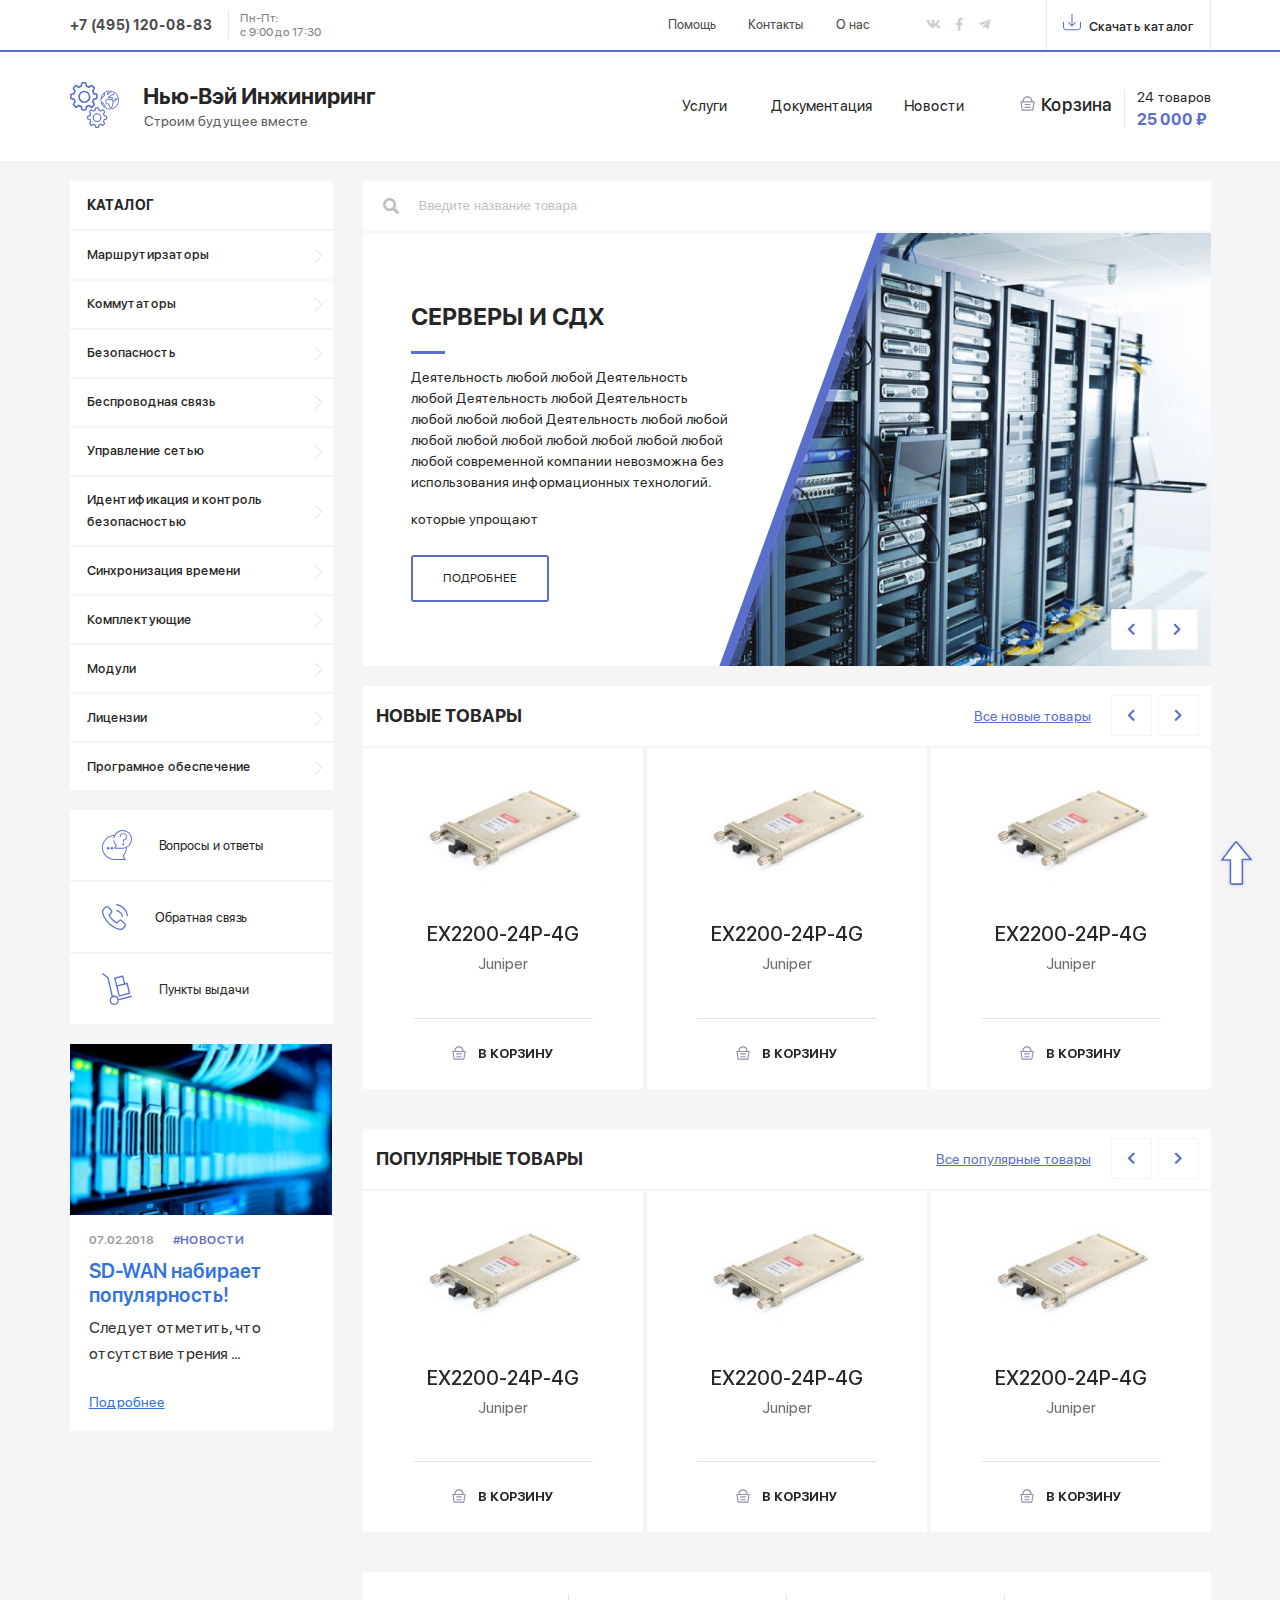
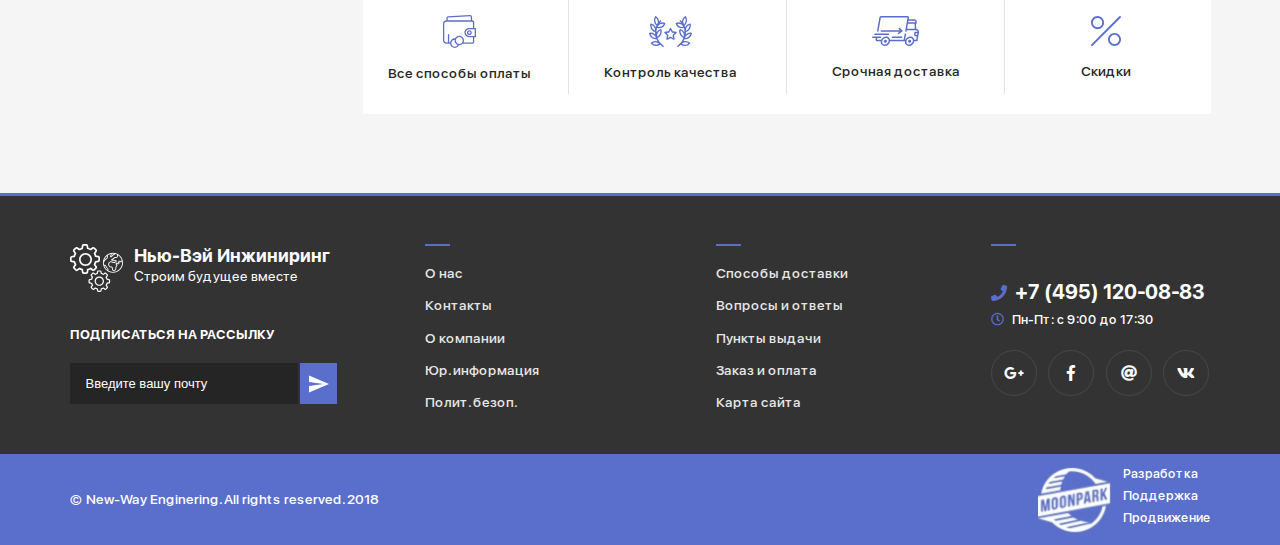
<file: index.html>
<!DOCTYPE html>
<html lang="ru">
  <head>
    <meta charset="utf-8">
    <title>New Way Engineering</title>
    <meta name="description" content="">
    <meta http-equiv="X-UA-Compatible" content="IE=edge">
    <meta name="viewport" content="width=device-width, initial-scale=1, maximum-scale=1">
    <meta property="og:image" content="path/to/image.jpg">
    <link rel="shortcut icon" href="img/favicon/favicon.ico" type="image/x-icon">
    <link rel="apple-touch-icon" href="img/favicon/apple-touch-icon.png">
    <link rel="apple-touch-icon" sizes="72x72" href="img/favicon/apple-touch-icon-72x72.png">
    <link rel="apple-touch-icon" sizes="114x114" href="img/favicon/apple-touch-icon-114x114.png">
    <!-- Chrome, Firefox OS and Opera-->
    <meta name="theme-color" content="#000">
    <!-- Windows Phone-->
    <meta name="msapplication-navbutton-color" content="#000">
    <!-- iOS Safari-->
    <meta name="apple-mobile-web-app-status-bar-style" content="#000">
    <link rel="stylesheet" href="css/main.min.css">
  </head>
  <body>
    <div role="navigation" aria-label="main navigation" class="navbar is-transparent is-hidden-tablet">
      <div class="container">
        <div class="navbar-brand"><a href="tel:+74995556665" class="navbar-item navbar-phone">+7 (495) 120-08-83</a>
          <div class="navbar-social-bar"><a href="#" class="navbar-item navbar-social"><i class="fab fa-vk"></i></a><a href="#" class="navbar-item navbar-social"><i class="fab fa-facebook-f"></i></a><a href="#" class="navbar-item navbar-social"><i class="fab fa-telegram-plane"></i></a></div><a role="button" data-target="navMenu" aria-label="menu" aria-expanded="false" class="navbar-burger"><span aria-hidden="true"></span><span aria-hidden="true"></span><span aria-hidden="true"></span></a>
        </div>
        <div id="navMenu" class="navbar-menu">
          <div class="navbar-start"><a href="#" class="navbar-item">Помощь</a><a href="#" class="navbar-item">Контакты</a><a href="#" class="navbar-item">О нас</a></div>
        </div>
      </div>
    </div>
    <div class="navbar-tablet is-hidden-mobile">
      <div class="container">
        <div class="navbar-tablet-content"><a href="tel:+74995556665" class="navbar-item navbar-phone">+7 (495) 120-08-83</a>
          <p class="navbar-tablet-worktime"> <span>Пн-Пт:</span><span>с 9:00 до 17:30</span></p>
          <div class="navbar-tablet-menu"><a href="#" class="navbar-item">Помощь</a><a href="#" class="navbar-item">Контакты</a><a href="#" class="navbar-item">О нас</a></div>
          <div class="navbar-social-bar"><a href="#" class="navbar-item navbar-social"><i class="fab fa-vk"></i></a><a href="#" class="navbar-item navbar-social"><i class="fab fa-facebook-f"></i></a><a href="#" class="navbar-item navbar-social"><i class="fab fa-telegram-plane"></i></a></div><a class="navbar-tablet-dwnld">
            <svg version="1.1" xmlns="http://www.w3.org/2000/svg" xmlns:xlink="http://www.w3.org/1999/xlink" x="0px" y="0px" viewbox="0 0 471.2 471.2" xml:space="preserve">
              <g>
                <g>
                  <path d="M457.7,230.15c-7.5,0-13.5,6-13.5,13.5v122.8c0,33.4-27.2,60.5-60.5,60.5H87.5c-33.4,0-60.5-27.2-60.5-60.5v-124.8              c0-7.5-6-13.5-13.5-13.5s-13.5,6-13.5,13.5v124.8c0,48.3,39.3,87.5,87.5,87.5h296.2c48.3,0,87.5-39.3,87.5-87.5v-122.8              C471.2,236.25,465.2,230.15,457.7,230.15z"></path>
                  <path d="M226.1,346.75c2.6,2.6,6.1,4,9.5,4s6.9-1.3,9.5-4l85.8-85.8c5.3-5.3,5.3-13.8,0-19.1c-5.3-5.3-13.8-5.3-19.1,0l-62.7,62.8              V30.75c0-7.5-6-13.5-13.5-13.5s-13.5,6-13.5,13.5v273.9l-62.8-62.8c-5.3-5.3-13.8-5.3-19.1,0c-5.3,5.3-5.3,13.8,0,19.1              L226.1,346.75z"></path>
                </g>
              </g>
              <g></g>
              <g></g>
              <g></g>
              <g></g>
              <g></g>
              <g></g>
              <g></g>
              <g></g>
              <g></g>
              <g></g>
              <g></g>
              <g></g>
              <g></g>
              <g></g>
              <g></g>
            </svg>Скачать каталог</a>
        </div>
      </div>
    </div>
    <div class="header">
      <div class="container">
        <div class="header-wrapper">
          <div class="header-logo"><a href="/"><span class="img"><img src="./img/Logo icon.svg" alt="alt" class="img-responsive"></span><b>Нью-Вэй Инжиниринг</b><span class="subtext">Строим будущее вместе</span></a></div>
          <div class="header-menu">
            <ul class="header-menu-list">
              <li class="header-menu-item"><a href="#">Услуги</a></li>
              <li class="header-menu-item"><a href="#">Документация</a></li>
              <li class="header-menu-item"><a href="#">Новости</a></li>
            </ul>
          </div>
          <div class="header-cart-mobile is-hidden-tablet"><a href="#">
              <svg version="1.1" xmlns="http://www.w3.org/2000/svg" viewbox="0 0 512 512" xmlns:xlink="http://www.w3.org/1999/xlink" enable-background="new 0 0 512 512">
                <g>
                  <g>
                    <path d="M480.6,179.6h-54C425.5,86.4,349.4,11,256,11S86.5,86.4,85.5,179.6h-54c-19.1,1.5-21.1,17.9-20.1,23.8L59,484    c1.7,9.8,10.2,17,20.1,17h353.8c10,0,18.5-7.2,20.1-17l47.7-280.6C501.7,197.5,499.3,181,480.6,179.6z M256,51.8    c70.9,0,128.6,57.1,129.7,127.7H126.3C127.4,108.9,185.1,51.8,256,51.8z M415.7,460.2H96.4L55.6,220.4h400.8L415.7,460.2z"></path>
                    <path d="m170.9,309.7h170.1c11.3,0 20.4-9.1 20.4-20.4s-9.1-20.4-20.4-20.4h-170.1c-11.3,0-20.4,9.1-20.4,20.4s9.2,20.4 20.4,20.4z"></path>
                    <path d="m170.9,411.7h170.1c11.3,0 20.4-9.1 20.4-20.4 0-11.3-9.1-20.4-20.4-20.4h-170.1c-11.3,0-20.4,9.1-20.4,20.4 0,11.3 9.2,20.4 20.4,20.4z"></path>
                  </g>
                </g>
              </svg><span class="badge">6</span></a></div>
          <div class="header-cart-tablet-link is-hidden-mobile"><a href="#">
              <svg version="1.1" xmlns="http://www.w3.org/2000/svg" viewbox="0 0 512 512" xmlns:xlink="http://www.w3.org/1999/xlink" enable-background="new 0 0 512 512">
                <g>
                  <g>
                    <path d="M480.6,179.6h-54C425.5,86.4,349.4,11,256,11S86.5,86.4,85.5,179.6h-54c-19.1,1.5-21.1,17.9-20.1,23.8L59,484    c1.7,9.8,10.2,17,20.1,17h353.8c10,0,18.5-7.2,20.1-17l47.7-280.6C501.7,197.5,499.3,181,480.6,179.6z M256,51.8    c70.9,0,128.6,57.1,129.7,127.7H126.3C127.4,108.9,185.1,51.8,256,51.8z M415.7,460.2H96.4L55.6,220.4h400.8L415.7,460.2z"></path>
                    <path d="m170.9,309.7h170.1c11.3,0 20.4-9.1 20.4-20.4s-9.1-20.4-20.4-20.4h-170.1c-11.3,0-20.4,9.1-20.4,20.4s9.2,20.4 20.4,20.4z"></path>
                    <path d="m170.9,411.7h170.1c11.3,0 20.4-9.1 20.4-20.4 0-11.3-9.1-20.4-20.4-20.4h-170.1c-11.3,0-20.4,9.1-20.4,20.4 0,11.3 9.2,20.4 20.4,20.4z"></path>
                  </g>
                </g>
              </svg>Корзина</a></div>
          <div class="header-cart-tablet-badge is-hidden-mobile">
            <p class="qtty"><span>24</span> товаров</p>
            <p class="price">25 000<span> ₽</span></p>
          </div>
        </div>
      </div>
    </div>
    <div class="page-content">
      <div class="container">
        <div class="page-content-main is-flex-widescreen">
          <div class="sidebar">
            <div class="sidebar-mobile is-hidden-widescreen">
              <div class="container">
                <form action="#" class="sidebar-mobile-form">
                  <div tabindex="0" class="nice-select sidebar-mobile-select"><span class="current">Каталог</span>
                    <ul class="list">
                      <li data-value="Каталог" data-display="Каталог" class="option selected focus">Каталог</li>
                      <li data-value="1" class="option"> <a href="/category.html">Маршрутизаторы </a></li>
                      <li data-value="2" class="option"> <a href="#">Коммутаторы</a></li>
                      <li data-value="3" class="option"> <a href="#">Безопасность</a></li>
                      <li data-value="4" class="option"> <a href="#">Беспроводная связь</a></li>
                      <li data-value="5" class="option"> <a href="#">Управление сетью</a></li>
                      <li data-value="6" class="option"> <a href="#">Идентификация и контроль безопасностью</a></li>
                      <li data-value="7" class="option"> <a href="#">Синхронизация времени</a></li>
                      <li data-value="8" class="option"> <a href="#">Комплектующие</a></li>
                      <li data-value="9" class="option"> <a href="#">Модули</a></li>
                      <li data-value="10" class="option"><a href="#">Лицензии</a></li>
                      <li data-value="11" class="option"><a href="#">Програмное обеспечение</a></li>
                    </ul>
                  </div>
                  <div class="sidebar-mobile-input"><i class="fas fa-search"></i>
                    <input type="text" placeholder="Поиск">
                  </div>
                </form>
              </div>
            </div>
            <div class="sidebar-widescreen is-hidden-touch is-hidden-desktop-only">
              <ul class="accordion sidebar-widescreen-accordion">
                <li>
                  <div class="toggle accordion-title">Каталог</div>
                </li>
                <li><a href="#" class="toggle">Маршрутирзаторы</a>
                  <ul class="inner">
                    <li> <a href="#" class="toggle">Подкатегория</a>
                      <ul class="inner">
                        <li> <a href="#">Option 1</a></li>
                        <li> <a href="#">Option 2</a></li>
                        <li> <a href="#">Option 3</a></li>
                      </ul>
                    </li>
                    <li> <a href="#">Option 2</a></li>
                    <li> <a href="#">Option 3</a></li>
                  </ul>
                </li>
                <li><a href="#" class="toggle">Коммутаторы</a>
                  <ul class="inner">
                    <li> <a href="#">Option 1</a></li>
                    <li> <a href="#">Option 2</a></li>
                    <li> <a href="#">Option 3</a></li>
                  </ul>
                </li>
                <li><a href="#" class="toggle">Безопасность</a>
                  <ul class="inner">
                    <li> <a href="#">Option 1</a></li>
                    <li> <a href="#">Option 2</a></li>
                    <li> <a href="#">Option 3</a></li>
                  </ul>
                </li>
                <li><a href="#" class="toggle">Беспроводная связь</a>
                  <ul class="inner">
                    <li> <a href="#">Option 1</a></li>
                    <li> <a href="#">Option 2</a></li>
                    <li> <a href="#">Option 3</a></li>
                  </ul>
                </li>
                <li><a href="#" class="toggle">Управление сетью</a>
                  <ul class="inner">
                    <li> <a href="#">Option 1</a></li>
                    <li> <a href="#">Option 2</a></li>
                    <li> <a href="#">Option 3</a></li>
                  </ul>
                </li>
                <li><a href="#" class="toggle">Идентификация и контроль безопасностью</a>
                  <ul class="inner">
                    <li> <a href="#">Option 1</a></li>
                    <li> <a href="#">Option 2</a></li>
                    <li> <a href="#">Option 3</a></li>
                  </ul>
                </li>
                <li><a href="#" class="toggle">Синхронизация времени</a>
                  <ul class="inner">
                    <li> <a href="#">Option 1</a></li>
                    <li> <a href="#">Option 2</a></li>
                    <li> <a href="#">Option 3</a></li>
                  </ul>
                </li>
                <li><a href="#" class="toggle">Комплектующие</a>
                  <ul class="inner">
                    <li> <a href="#">Option 1</a></li>
                    <li> <a href="#">Option 2</a></li>
                    <li> <a href="#">Option 3</a></li>
                  </ul>
                </li>
                <li><a href="#" class="toggle">Модули</a>
                  <ul class="inner">
                    <li> <a href="#">Option 1</a></li>
                    <li> <a href="#">Option 2</a></li>
                    <li> <a href="#">Option 3</a></li>
                  </ul>
                </li>
                <li><a href="#" class="toggle">Лицензии</a>
                  <ul class="inner">
                    <li> <a href="#">Option 1</a></li>
                    <li> <a href="#">Option 2</a></li>
                    <li> <a href="#">Option 3</a></li>
                  </ul>
                </li>
                <li><a href="#" class="toggle">Програмное обеспечение</a>
                  <ul class="inner">
                    <li> <a href="#">Option 1</a></li>
                    <li> <a href="#">Option 2</a></li>
                    <li> <a href="#">Option 3</a></li>
                  </ul>
                </li>
              </ul>
              <ul class="sidebar-widescreen-menu">
                <li><a href="#" class="sidebar-widescreen-menu-item">
                    <div class="img"><img src="./img/question.svg" alt="alt queastion" class="img-responsive"></div><span>Вопросы и ответы</span></a></li>
                <li><a href="#" class="sidebar-widescreen-menu-item">
                    <div class="img"><img src="./img/003-telephone.svg" alt="alt back" class="img-responsive"></div><span>Обратная связь</span></a></li>
                <li><a href="#" class="sidebar-widescreen-menu-item">
                    <div class="img"><img src="./img/trolley.svg" alt="alt delivery" class="img-responsive"></div><span>Пункты выдачи</span></a></li>
              </ul>
              <div class="sidebar-widescreen-news"><a href="#" class="sidebar-widescreen-news-img"><img src="./img/news.jpg" alt="alt news" class="img-responsive"></a>
                <div class="sidebar-widescreen-news-content">
                  <div class="sidebar-widescreen-news-header">
                    <p class="sidebar-widescreen-news-date">07.02.2018</p><a href="#" class="sidebar-widescreen-news-tag">#Новости</a>
                  </div>
                  <h3 class="sidebar-widescreen-news-title"><a href="#">SD-WAN набирает популярность!</a></h3>
                  <p class="sidebar-widescreen-news-excerpt">Следует отметить, что отсутствие трения ...</p><a href="#" class="sidebar-widescreen-news-link">Подробнее</a>
                </div>
              </div>
            </div>
          </div>
          <div class="page-content-body">
            <form action="#" class="widescreen-search is-hidden-touch is-hidden-desktop-only">
              <div class="widescreen-search-input"><i class="fas fa-search"></i>
                <input type="text" placeholder="Введите название товара">
              </div>
            </form>
            <div class="banner slider">
              <div class="banner-slide">
                <div class="banner-slide-img"><img src="./img/banner.jpg" alt="alt banner" class="img-responsive"></div>
                <div class="banner-slide-content">
                  <h2 class="banner-slide-title">Серверы и СДХ</h2>
                  <p class="banner-slide-text">Деятельность любой любой  Деятельность любой  Деятельность любой  Деятельность любой  любой любой  Деятельность любой любой  любой любой  любой любой любой любой любой любой современной компании невозможна без использования информационных технологий. </p>
                  <p class="banner-slide-text">которые упрощают</p><a href="#" class="banner-slide-link">Подробнее</a>
                </div>
              </div>
              <div class="banner-slide">
                <div class="banner-slide-img"><img src="./img/banner.jpg" alt="alt banner" class="img-responsive"></div>
                <div class="banner-slide-content">
                  <h2 class="banner-slide-title">Серверы и СДХ</h2>
                  <p class="banner-slide-text">Деятельность любой современной компании невозможна без использования информационных технологий. </p>
                  <p class="banner-slide-text">Применение многочисленных бизнес-приложений, которые упрощают</p><a href="#" class="banner-slide-link">Подробнее</a>
                </div>
              </div>
            </div>
            <div class="products-slider">
              <div class="products-slider-header">
                <h3 class="products-slider-header-title">Новые товары</h3><a href="#" class="is-hidden-mobile">Все новые товары</a>
              </div>
              <div class="products-slider-screen">
                <div class="products-slider-item"><a href="#" class="products-slider-img"><img src="./img/new_products.jpg" alt="alt product" class="img-responsive"></a>
                  <h3 class="products-slider-title"><a href="#">EX2200-24P-4G</a></h3><a href="#" class="products-slider-manufacturer">Juniper</a>
                  <div class="products-slider-divider"></div>
                  <div class="products-slider-addToCart"><a href="#">
                      <svg version="1.1" xmlns="http://www.w3.org/2000/svg" viewbox="0 0 512 512" xmlns:xlink="http://www.w3.org/1999/xlink" enable-background="new 0 0 512 512">
                        <g>
                          <g>
                            <path d="M480.6,179.6h-54C425.5,86.4,349.4,11,256,11S86.5,86.4,85.5,179.6h-54c-19.1,1.5-21.1,17.9-20.1,23.8L59,484    c1.7,9.8,10.2,17,20.1,17h353.8c10,0,18.5-7.2,20.1-17l47.7-280.6C501.7,197.5,499.3,181,480.6,179.6z M256,51.8    c70.9,0,128.6,57.1,129.7,127.7H126.3C127.4,108.9,185.1,51.8,256,51.8z M415.7,460.2H96.4L55.6,220.4h400.8L415.7,460.2z"></path>
                            <path d="m170.9,309.7h170.1c11.3,0 20.4-9.1 20.4-20.4s-9.1-20.4-20.4-20.4h-170.1c-11.3,0-20.4,9.1-20.4,20.4s9.2,20.4 20.4,20.4z"></path>
                            <path d="m170.9,411.7h170.1c11.3,0 20.4-9.1 20.4-20.4 0-11.3-9.1-20.4-20.4-20.4h-170.1c-11.3,0-20.4,9.1-20.4,20.4 0,11.3 9.2,20.4 20.4,20.4z"></path>
                          </g>
                        </g>
                      </svg>В корзину</a></div>
                </div>
                <div class="products-slider-item"><a href="#" class="products-slider-img"><img src="./img/new_products.jpg" alt="alt product" class="img-responsive"></a>
                  <h3 class="products-slider-title"><a href="#">EX2200-24P-4G</a></h3><a href="#" class="products-slider-manufacturer">Juniper</a>
                  <div class="products-slider-divider"></div>
                  <div class="products-slider-addToCart"><a href="#">
                      <svg version="1.1" xmlns="http://www.w3.org/2000/svg" viewbox="0 0 512 512" xmlns:xlink="http://www.w3.org/1999/xlink" enable-background="new 0 0 512 512">
                        <g>
                          <g>
                            <path d="M480.6,179.6h-54C425.5,86.4,349.4,11,256,11S86.5,86.4,85.5,179.6h-54c-19.1,1.5-21.1,17.9-20.1,23.8L59,484    c1.7,9.8,10.2,17,20.1,17h353.8c10,0,18.5-7.2,20.1-17l47.7-280.6C501.7,197.5,499.3,181,480.6,179.6z M256,51.8    c70.9,0,128.6,57.1,129.7,127.7H126.3C127.4,108.9,185.1,51.8,256,51.8z M415.7,460.2H96.4L55.6,220.4h400.8L415.7,460.2z"></path>
                            <path d="m170.9,309.7h170.1c11.3,0 20.4-9.1 20.4-20.4s-9.1-20.4-20.4-20.4h-170.1c-11.3,0-20.4,9.1-20.4,20.4s9.2,20.4 20.4,20.4z"></path>
                            <path d="m170.9,411.7h170.1c11.3,0 20.4-9.1 20.4-20.4 0-11.3-9.1-20.4-20.4-20.4h-170.1c-11.3,0-20.4,9.1-20.4,20.4 0,11.3 9.2,20.4 20.4,20.4z"></path>
                          </g>
                        </g>
                      </svg>В корзину</a></div>
                </div>
                <div class="products-slider-item"><a href="#" class="products-slider-img"><img src="./img/new_products.jpg" alt="alt product" class="img-responsive"></a>
                  <h3 class="products-slider-title"><a href="#">EX2200-24P-4G</a></h3><a href="#" class="products-slider-manufacturer">Juniper</a>
                  <div class="products-slider-divider"></div>
                  <div class="products-slider-addToCart"><a href="#">
                      <svg version="1.1" xmlns="http://www.w3.org/2000/svg" viewbox="0 0 512 512" xmlns:xlink="http://www.w3.org/1999/xlink" enable-background="new 0 0 512 512">
                        <g>
                          <g>
                            <path d="M480.6,179.6h-54C425.5,86.4,349.4,11,256,11S86.5,86.4,85.5,179.6h-54c-19.1,1.5-21.1,17.9-20.1,23.8L59,484    c1.7,9.8,10.2,17,20.1,17h353.8c10,0,18.5-7.2,20.1-17l47.7-280.6C501.7,197.5,499.3,181,480.6,179.6z M256,51.8    c70.9,0,128.6,57.1,129.7,127.7H126.3C127.4,108.9,185.1,51.8,256,51.8z M415.7,460.2H96.4L55.6,220.4h400.8L415.7,460.2z"></path>
                            <path d="m170.9,309.7h170.1c11.3,0 20.4-9.1 20.4-20.4s-9.1-20.4-20.4-20.4h-170.1c-11.3,0-20.4,9.1-20.4,20.4s9.2,20.4 20.4,20.4z"></path>
                            <path d="m170.9,411.7h170.1c11.3,0 20.4-9.1 20.4-20.4 0-11.3-9.1-20.4-20.4-20.4h-170.1c-11.3,0-20.4,9.1-20.4,20.4 0,11.3 9.2,20.4 20.4,20.4z"></path>
                          </g>
                        </g>
                      </svg>В корзину</a></div>
                </div>
                <div class="products-slider-item"><a href="#" class="products-slider-img"><img src="./img/new_products.jpg" alt="alt product" class="img-responsive"></a>
                  <h3 class="products-slider-title"><a href="#">EX2200-24P-4G</a></h3><a href="#" class="products-slider-manufacturer">Juniper</a>
                  <div class="products-slider-divider"></div>
                  <div class="products-slider-addToCart"><a href="#">
                      <svg version="1.1" xmlns="http://www.w3.org/2000/svg" viewbox="0 0 512 512" xmlns:xlink="http://www.w3.org/1999/xlink" enable-background="new 0 0 512 512">
                        <g>
                          <g>
                            <path d="M480.6,179.6h-54C425.5,86.4,349.4,11,256,11S86.5,86.4,85.5,179.6h-54c-19.1,1.5-21.1,17.9-20.1,23.8L59,484    c1.7,9.8,10.2,17,20.1,17h353.8c10,0,18.5-7.2,20.1-17l47.7-280.6C501.7,197.5,499.3,181,480.6,179.6z M256,51.8    c70.9,0,128.6,57.1,129.7,127.7H126.3C127.4,108.9,185.1,51.8,256,51.8z M415.7,460.2H96.4L55.6,220.4h400.8L415.7,460.2z"></path>
                            <path d="m170.9,309.7h170.1c11.3,0 20.4-9.1 20.4-20.4s-9.1-20.4-20.4-20.4h-170.1c-11.3,0-20.4,9.1-20.4,20.4s9.2,20.4 20.4,20.4z"></path>
                            <path d="m170.9,411.7h170.1c11.3,0 20.4-9.1 20.4-20.4 0-11.3-9.1-20.4-20.4-20.4h-170.1c-11.3,0-20.4,9.1-20.4,20.4 0,11.3 9.2,20.4 20.4,20.4z"></path>
                          </g>
                        </g>
                      </svg>В корзину</a></div>
                </div>
              </div>
              <div class="products-slider-footer is-hidden-tablet"><a href="#">Все новые товары</a></div>
            </div>
            <div class="products-slider">
              <div class="products-slider-header">
                <h3 class="products-slider-header-title">Популярные товары</h3><a href="#" class="is-hidden-mobile">Все популярные товары</a>
              </div>
              <div class="products-slider-screen">
                <div class="products-slider-item"><a href="#" class="products-slider-img"><img src="./img/new_products.jpg" alt="alt product" class="img-responsive"></a>
                  <h3 class="products-slider-title"><a href="#">EX2200-24P-4G</a></h3><a href="#" class="products-slider-manufacturer">Juniper</a>
                  <div class="products-slider-divider"></div>
                  <div class="products-slider-addToCart"><a href="#">
                      <svg version="1.1" xmlns="http://www.w3.org/2000/svg" viewbox="0 0 512 512" xmlns:xlink="http://www.w3.org/1999/xlink" enable-background="new 0 0 512 512">
                        <g>
                          <g>
                            <path d="M480.6,179.6h-54C425.5,86.4,349.4,11,256,11S86.5,86.4,85.5,179.6h-54c-19.1,1.5-21.1,17.9-20.1,23.8L59,484    c1.7,9.8,10.2,17,20.1,17h353.8c10,0,18.5-7.2,20.1-17l47.7-280.6C501.7,197.5,499.3,181,480.6,179.6z M256,51.8    c70.9,0,128.6,57.1,129.7,127.7H126.3C127.4,108.9,185.1,51.8,256,51.8z M415.7,460.2H96.4L55.6,220.4h400.8L415.7,460.2z"></path>
                            <path d="m170.9,309.7h170.1c11.3,0 20.4-9.1 20.4-20.4s-9.1-20.4-20.4-20.4h-170.1c-11.3,0-20.4,9.1-20.4,20.4s9.2,20.4 20.4,20.4z"></path>
                            <path d="m170.9,411.7h170.1c11.3,0 20.4-9.1 20.4-20.4 0-11.3-9.1-20.4-20.4-20.4h-170.1c-11.3,0-20.4,9.1-20.4,20.4 0,11.3 9.2,20.4 20.4,20.4z"></path>
                          </g>
                        </g>
                      </svg>В корзину</a></div>
                </div>
                <div class="products-slider-item"><a href="#" class="products-slider-img"><img src="./img/new_products.jpg" alt="alt product" class="img-responsive"></a>
                  <h3 class="products-slider-title"><a href="#">EX2200-24P-4G</a></h3><a href="#" class="products-slider-manufacturer">Juniper</a>
                  <div class="products-slider-divider"></div>
                  <div class="products-slider-addToCart"><a href="#">
                      <svg version="1.1" xmlns="http://www.w3.org/2000/svg" viewbox="0 0 512 512" xmlns:xlink="http://www.w3.org/1999/xlink" enable-background="new 0 0 512 512">
                        <g>
                          <g>
                            <path d="M480.6,179.6h-54C425.5,86.4,349.4,11,256,11S86.5,86.4,85.5,179.6h-54c-19.1,1.5-21.1,17.9-20.1,23.8L59,484    c1.7,9.8,10.2,17,20.1,17h353.8c10,0,18.5-7.2,20.1-17l47.7-280.6C501.7,197.5,499.3,181,480.6,179.6z M256,51.8    c70.9,0,128.6,57.1,129.7,127.7H126.3C127.4,108.9,185.1,51.8,256,51.8z M415.7,460.2H96.4L55.6,220.4h400.8L415.7,460.2z"></path>
                            <path d="m170.9,309.7h170.1c11.3,0 20.4-9.1 20.4-20.4s-9.1-20.4-20.4-20.4h-170.1c-11.3,0-20.4,9.1-20.4,20.4s9.2,20.4 20.4,20.4z"></path>
                            <path d="m170.9,411.7h170.1c11.3,0 20.4-9.1 20.4-20.4 0-11.3-9.1-20.4-20.4-20.4h-170.1c-11.3,0-20.4,9.1-20.4,20.4 0,11.3 9.2,20.4 20.4,20.4z"></path>
                          </g>
                        </g>
                      </svg>В корзину</a></div>
                </div>
                <div class="products-slider-item"><a href="#" class="products-slider-img"><img src="./img/new_products.jpg" alt="alt product" class="img-responsive"></a>
                  <h3 class="products-slider-title"><a href="#">EX2200-24P-4G</a></h3><a href="#" class="products-slider-manufacturer">Juniper</a>
                  <div class="products-slider-divider"></div>
                  <div class="products-slider-addToCart"><a href="#">
                      <svg version="1.1" xmlns="http://www.w3.org/2000/svg" viewbox="0 0 512 512" xmlns:xlink="http://www.w3.org/1999/xlink" enable-background="new 0 0 512 512">
                        <g>
                          <g>
                            <path d="M480.6,179.6h-54C425.5,86.4,349.4,11,256,11S86.5,86.4,85.5,179.6h-54c-19.1,1.5-21.1,17.9-20.1,23.8L59,484    c1.7,9.8,10.2,17,20.1,17h353.8c10,0,18.5-7.2,20.1-17l47.7-280.6C501.7,197.5,499.3,181,480.6,179.6z M256,51.8    c70.9,0,128.6,57.1,129.7,127.7H126.3C127.4,108.9,185.1,51.8,256,51.8z M415.7,460.2H96.4L55.6,220.4h400.8L415.7,460.2z"></path>
                            <path d="m170.9,309.7h170.1c11.3,0 20.4-9.1 20.4-20.4s-9.1-20.4-20.4-20.4h-170.1c-11.3,0-20.4,9.1-20.4,20.4s9.2,20.4 20.4,20.4z"></path>
                            <path d="m170.9,411.7h170.1c11.3,0 20.4-9.1 20.4-20.4 0-11.3-9.1-20.4-20.4-20.4h-170.1c-11.3,0-20.4,9.1-20.4,20.4 0,11.3 9.2,20.4 20.4,20.4z"></path>
                          </g>
                        </g>
                      </svg>В корзину</a></div>
                </div>
                <div class="products-slider-item"><a href="#" class="products-slider-img"><img src="./img/new_products.jpg" alt="alt product" class="img-responsive"></a>
                  <h3 class="products-slider-title"><a href="#">EX2200-24P-4G</a></h3><a href="#" class="products-slider-manufacturer">Juniper</a>
                  <div class="products-slider-divider"></div>
                  <div class="products-slider-addToCart"><a href="#">
                      <svg version="1.1" xmlns="http://www.w3.org/2000/svg" viewbox="0 0 512 512" xmlns:xlink="http://www.w3.org/1999/xlink" enable-background="new 0 0 512 512">
                        <g>
                          <g>
                            <path d="M480.6,179.6h-54C425.5,86.4,349.4,11,256,11S86.5,86.4,85.5,179.6h-54c-19.1,1.5-21.1,17.9-20.1,23.8L59,484    c1.7,9.8,10.2,17,20.1,17h353.8c10,0,18.5-7.2,20.1-17l47.7-280.6C501.7,197.5,499.3,181,480.6,179.6z M256,51.8    c70.9,0,128.6,57.1,129.7,127.7H126.3C127.4,108.9,185.1,51.8,256,51.8z M415.7,460.2H96.4L55.6,220.4h400.8L415.7,460.2z"></path>
                            <path d="m170.9,309.7h170.1c11.3,0 20.4-9.1 20.4-20.4s-9.1-20.4-20.4-20.4h-170.1c-11.3,0-20.4,9.1-20.4,20.4s9.2,20.4 20.4,20.4z"></path>
                            <path d="m170.9,411.7h170.1c11.3,0 20.4-9.1 20.4-20.4 0-11.3-9.1-20.4-20.4-20.4h-170.1c-11.3,0-20.4,9.1-20.4,20.4 0,11.3 9.2,20.4 20.4,20.4z"></path>
                          </g>
                        </g>
                      </svg>В корзину</a></div>
                </div>
              </div>
              <div class="products-slider-footer is-hidden-tablet"><a href="#">Все новые товары</a></div>
            </div>
            <div class="features">
              <div class="columns is-flex-mobile flex-wrap">
                <div class="column is-6-mobile is-one-fourth-tablet">
                  <div class="feature feature-1"><img src="./img/wallet.svg" alt="alt" class="img-responsive">
                    <h3 class="feature-title">Все способы оплаты</h3>
                  </div>
                </div>
                <div class="column is-6-mobile is-one-fourth-tablet">
                  <div class="feature feature-2"><img src="./img/award.svg" alt="alt" class="img-responsive">
                    <h3 class="feature-title">Контроль качества</h3>
                  </div>
                </div>
                <div class="column is-6-mobile is-one-fourth-tablet">
                  <div class="feature feature-3"><img src="./img/fast-delivery.svg" alt="alt" class="img-responsive">
                    <h3 class="feature-title">Срочная доставка</h3>
                  </div>
                </div>
                <div class="column is-6-mobile is-one-fourth-tablet">
                  <div class="feature feature-4"><img src="./img/percentage.svg" alt="alt" class="img-responsive">
                    <h3 class="feature-title">Скидки</h3>
                  </div>
                </div>
              </div>
            </div>
            <div class="products-slider news-slider is-hidden-widescreen">
              <div class="products-slider-header">
                <h3 class="products-slider-header-title">Новости</h3><a href="#" class="is-hidden-mobile">Все новости</a>
              </div>
              <div class="products-slider-screen">
                <div class="products-slider-item news-slider-item"><a href="#" class="news-slider-item-img"><img src="./img/news.jpg" alt="alt news" class="img-responsive"></a>
                  <div class="news-slider-item-content">
                    <div class="news-slider-item-header">
                      <p class="news-slider-item-date">07.02.2018</p><a href="#" class="news-slider-item-tag">#Новости</a>
                    </div>
                    <h3 class="news-slider-item-title"><a href="#">SD-WAN набирает популярность!</a></h3>
                    <p class="news-slider-item-excerpt">Следует отметить, что отсутствие трения ...</p><a href="#" class="news-slider-item-link">Подробнее</a>
                  </div>
                </div>
                <div class="products-slider-item news-slider-item"><a href="#" class="news-slider-item-img"><img src="./img/news.jpg" alt="alt news" class="img-responsive"></a>
                  <div class="news-slider-item-content">
                    <div class="news-slider-item-header">
                      <p class="news-slider-item-date">07.02.2018</p><a href="#" class="news-slider-item-tag">#Новости</a>
                    </div>
                    <h3 class="news-slider-item-title"><a href="#">SD-WAN набирает популярность!</a></h3>
                    <p class="news-slider-item-excerpt">Следует отметить, что отсутствие трения ...</p><a href="#" class="news-slider-item-link">Подробнее</a>
                  </div>
                </div>
                <div class="products-slider-item news-slider-item"><a href="#" class="news-slider-item-img"><img src="./img/news.jpg" alt="alt news" class="img-responsive"></a>
                  <div class="news-slider-item-content">
                    <div class="news-slider-item-header">
                      <p class="news-slider-item-date">07.02.2018</p><a href="#" class="news-slider-item-tag">#Новости</a>
                    </div>
                    <h3 class="news-slider-item-title"><a href="#">SD-WAN набирает популярность!</a></h3>
                    <p class="news-slider-item-excerpt">Следует отметить, что отсутствие трения ...</p><a href="#" class="news-slider-item-link">Подробнее</a>
                  </div>
                </div>
                <div class="products-slider-item news-slider-item"><a href="#" class="news-slider-item-img"><img src="./img/news.jpg" alt="alt news" class="img-responsive"></a>
                  <div class="news-slider-item-content">
                    <div class="news-slider-item-header">
                      <p class="news-slider-item-date">07.02.2018</p><a href="#" class="news-slider-item-tag">#Новости</a>
                    </div>
                    <h3 class="news-slider-item-title"><a href="#">SD-WAN набирает популярность!</a></h3>
                    <p class="news-slider-item-excerpt">Следует отметить, что отсутствие трения ...</p><a href="#" class="news-slider-item-link">Подробнее</a>
                  </div>
                </div>
              </div>
              <div class="products-slider-footer is-hidden-tablet"><a href="#">Смотреть все новости</a></div>
            </div>
            <div class="small-menu is-hidden-widescreen">
              <div class="columns is-flex-mobile flex-wrap">
                <div class="column is-6-mobile"><a href="#" class="small-menu-item small-menu-item-1"><img src="./img/question.svg" alt="alt" class="img-responsive"><span class="feature-title">Вопросы и ответы</span></a></div>
                <div class="column is-6-mobile"><a href="#" class="small-menu-item small-menu-item-2"><img src="./img/003-telephone.svg" alt="alt" class="img-responsive"><span class="feature-title">Обратная связь</span></a></div>
                <div class="column is-12-mobile"><a href="#" class="small-menu-item small-menu-item-3"><img src="./img/trolley.svg" alt="alt" class="img-responsive"><span class="feature-title">Пункты выдачи</span></a></div>
              </div>
            </div>
          </div>
        </div>
      </div>
    </div>
    <footer class="footer">
      <div class="container is-hidden-widescreen">
        <div class="columns">
          <div class="column">
            <div class="footer-logo"><a href="/">
                <svg width="53px" height="48px" viewbox="0 0 53 48" version="1.1" xmlns="http://www.w3.org/2000/svg" xmlns:xlink="http://www.w3.org/1999/xlink">
                  <defs></defs>
                  <g id="Symbols" stroke="none" stroke-width="1" fill="none" fill-rule="evenodd">
                    <g id="Хедер_02" transform="translate(-149.000000, -82.000000)" fill="#5A6ECC" fill-rule="nonzero">
                      <g id="Хедер">
                        <g id="Логотип" transform="translate(149.000000, 82.000000)">
                          <g id="Group-11">
                            <path id="Shape" d="M50.0599602,11.7289453 C48.1640951,9.84019531 45.6433327,8.8 42.9621212,8.8 C40.2809097,8.8 37.7601866,9.84019531 35.8642822,11.7289453 C33.9683779,13.6176953 32.9242424,16.1289062 32.9242424,18.8 C32.9242424,21.4710938 33.9683779,23.9823047 35.8642822,25.8710547 C37.7601866,27.7598047 40.2809097,28.8 42.9621212,28.8 C45.6433327,28.8 48.1640951,27.7598047 50.0599602,25.8710547 C51.9558646,23.9823047 53,21.4710938 53,18.8 C53,16.1289062 51.9558646,13.6176953 50.0599602,11.7289453 Z M47.6665927,13.0980859 L48.1078672,11.2718359 C49.8650058,12.4676172 51.1838889,14.2572266 51.7710264,16.3483203 L51.5398807,16.3926172 C51.194711,16.45875 50.9169049,16.7210938 50.8322887,17.0610547 L50.7426144,17.4211328 C50.7416341,17.4251953 50.7409675,17.4278516 50.7344194,17.4301562 C50.7279497,17.4324609 50.7257147,17.4308203 50.7223426,17.4283203 L50.1867668,17.0282031 C49.9091568,16.8207812 49.5311679,16.7903516 49.2238363,16.9507031 L48.5554547,17.2992969 C48.2349092,17.4664844 48.0496005,17.7938672 48.071872,18.1537109 C48.0941436,18.5135156 48.3183882,18.8157422 48.6572843,18.9425 L48.6889663,18.9543359 C48.6926129,18.9557031 48.6953184,18.9566797 48.6969653,18.9632422 C48.6986121,18.9697266 48.6967692,18.971875 48.6941421,18.9748438 L48.2778054,19.4518359 C48.2736099,19.4566016 48.2663952,19.4576953 48.2609841,19.4541797 L47.1387806,18.7328516 C46.8814424,18.5674219 46.5606615,18.5425 46.2807773,18.6663672 C46.000893,18.7901953 45.8042133,19.0438281 45.7548081,19.3448828 L45.6682314,19.8719531 C45.6192967,20.1694531 45.7220281,20.4700781 45.9430575,20.6760938 L46.5283129,21.2216797 C46.5329397,21.2259766 46.5337632,21.2329297 46.5302734,21.2381641 L45.5764397,22.6785938 C45.4857067,22.8156641 45.4341841,22.9749219 45.4275576,23.1391016 L45.3447843,25.2013281 C45.3446666,25.2045703 45.3432943,25.2076563 45.3409024,25.2099609 L44.0706795,26.4503125 C44.0664839,26.4544141 44.0600142,26.4551953 44.0550345,26.4522656 L43.2313795,25.9716016 C43.2282426,25.9697656 43.2260076,25.9667188 43.2252626,25.9632422 C43.2252626,25.9632422 42.8256688,24.1568359 42.8107296,24.1167969 L42.4474447,23.1453906 C42.3260491,22.8208594 42.0238932,22.5917969 41.6776648,22.5618359 L40.0150627,22.4177734 C40.0108672,22.4174219 40.007103,22.4150781 40.0049856,22.4113672 L39.0591508,20.7867188 C39.0576608,20.7841797 39.0571511,20.7811719 39.0575432,20.7783203 L39.2954331,19.2026563 C39.2959428,19.1992969 39.2977073,19.1962891 39.3004128,19.1942578 L40.7526508,18.1026563 C40.7563366,18.0998828 40.7611987,18.0993359 40.7654726,18.1010547 L42.1726577,18.6858984 C42.2527647,18.7191406 42.3371064,18.7407422 42.4232518,18.7500781 L44.3722471,18.9611328 C44.5944136,18.9851953 44.8160704,18.9270313 44.9974188,18.7975391 L46.2886978,17.8754688 C46.636573,17.6270703 46.7623994,17.1641797 46.5878736,16.7748047 L46.4680856,16.5076953 C46.3290845,16.1976953 46.0313203,15.9935938 45.6910911,15.9750781 L42.0646329,15.7772656 C42.0626724,15.7771484 42.0607119,15.7765625 42.0589866,15.7755859 C42.0553008,15.7735156 42.0533403,15.7718359 42.0531442,15.7718359 L42.0531442,15.771875 C42.0513798,15.7678125 42.0527129,15.7575391 42.0547911,15.7546875 C42.05534,15.7543359 42.0576142,15.7531641 42.062045,15.7519141 L43.1507628,15.4595703 C43.2947828,15.4208984 43.4281768,15.3466016 43.5365153,15.2447266 L44.8679458,13.9930469 C44.8699455,13.9911328 44.8726119,13.9899219 44.875435,13.9896094 L46.8792466,13.7840234 C47.2604899,13.7449609 47.5768791,13.4693359 47.6665927,13.0980859 Z M40.8791829,12.3642188 L41.6282596,10.9596094 C41.7389508,10.7519922 41.7738481,10.5108203 41.7264034,10.2805469 L41.6246915,9.78660156 C42.0613784,9.72253906 42.5078288,9.68890625 42.962082,9.68890625 C43.4202171,9.68890625 43.8704708,9.72308594 44.3107259,9.78816406 C44.3107259,9.78816406 44.2034069,9.90503906 44.1848603,9.91242188 L43.1239428,10.3363672 C42.9723551,10.3969922 42.8360596,10.494375 42.7297992,10.6180469 L41.0768037,12.5428125 C41.0543361,12.5689844 41.0216346,12.5848047 40.9870509,12.5862891 C40.9345481,12.5885938 40.9021211,12.5597266 40.8869466,12.5429297 C40.8281701,12.4777734 40.8734582,12.3750781 40.8791829,12.3642188 Z M36.9795455,11.9139844 L36.9795455,13.2475391 C36.9795455,13.62 36.7921586,13.9630859 36.4785534,14.1657422 L35.5180146,14.7866797 C35.2954168,14.9306641 35.1066969,15.1142187 34.9572266,15.3324609 L34.0854211,16.6051172 C34.5465754,14.7546094 35.5764774,13.1254687 36.9795455,11.9139844 Z M37.5626443,25.0337891 L37.4362689,26.0548438 C36.0061849,24.9711719 34.904763,23.4783594 34.3098226,21.7528906 L34.8778254,21.7528906 C34.9474239,21.7528906 35.0116507,21.7880078 35.0491359,21.8462109 L36.1970222,23.6280078 C36.24878,23.7080078 36.3103405,23.7808984 36.3808409,23.8448828 L37.4975157,24.8595313 C37.5461367,24.9035547 37.5706824,24.9689063 37.5626443,25.0337891 Z M42.9621212,27.9110938 C41.2463105,27.9110938 39.6395833,27.4375391 38.2660016,26.6153125 L38.4482126,25.1426563 C38.4915009,24.7919922 38.3607733,24.4404297 38.0988866,24.2026563 C38.0988866,24.2026563 36.9577052,23.1626562 36.9478634,23.1479688 L35.7999771,21.3662109 C35.5974158,21.0515625 35.2525598,20.8639844 34.8778254,20.8639844 L34.0532293,20.8639844 C33.8984264,20.2005469 33.8164765,19.5096094 33.8164765,18.8 C33.8164765,18.7233594 33.817496,18.6470312 33.8193781,18.5708594 L35.6942264,15.8337891 C35.7767645,15.7128906 35.8807114,15.6115625 36.0038323,15.5320312 L36.9639005,14.9116016 C37.5322562,14.5444922 37.8717796,13.9222656 37.8717796,13.2476172 L37.8717796,11.2342188 C38.7378995,10.6539844 39.7087114,10.2176953 40.7493963,9.95910156 L40.852363,10.4591406 C40.8581661,10.4874609 40.8538922,10.5171094 40.8402862,10.5425781 L40.0912879,11.9471484 C40.0444706,12.0348438 39.983812,12.2654688 39.983812,12.2654688 C39.9229966,12.5721875 40.0052601,12.8842188 40.2095466,13.1215625 C40.4043442,13.3479297 40.6834443,13.4753516 40.9808165,13.4753516 C40.9952851,13.4753516 41.4266394,13.4963281 41.7547526,13.1207422 L43.4077089,11.1960938 C43.420766,11.1808594 43.4375873,11.1688672 43.4561731,11.1614453 L44.5170122,10.7375391 C44.667894,10.6772656 44.8036014,10.5805078 44.9095481,10.4577734 L45.3100046,9.99390625 C46.0148911,10.180625 46.6868016,10.44875 47.3143259,10.7884375 C47.3039743,10.8120313 46.799022,12.8901563 46.799022,12.8901563 C46.7977672,12.8954297 46.7932188,12.899375 46.7877686,12.8999219 L44.7838394,13.1055078 C44.5869244,13.1257422 44.3992239,13.2113672 44.2553607,13.3466797 L42.9239302,14.5983594 C42.922401,14.5997656 42.9205581,14.6008594 42.9184408,14.6013672 L41.8296838,14.8937109 C41.4744762,14.9890625 41.21455,15.2855859 41.1674975,15.6490625 C41.1204449,16.0125391 41.2963431,16.365 41.6156731,16.5471094 C41.7374216,16.6164844 41.8757953,16.6571875 42.0157767,16.6648438 L45.6422348,16.8626563 C45.6470577,16.8629297 45.6513317,16.8658594 45.6532922,16.8702734 L45.773041,17.1373047 C45.7755504,17.1428516 45.7737467,17.1494922 45.7687278,17.1530469 L44.4774488,18.0751172 C44.4748609,18.0769922 44.4718417,18.0778125 44.4685872,18.0774609 L42.516063,17.8655469 L41.1090347,17.2807813 C40.813427,17.1578516 40.4710412,17.2009766 40.2153106,17.393125 L38.7630334,18.4847656 C38.5728627,18.6277344 38.4486047,18.8357422 38.4131977,19.0704687 L38.1752686,20.6461719 C38.1448412,20.8478906 38.1846791,21.0561719 38.2873713,21.2326172 L39.2332453,22.8573828 C39.3809903,23.1112109 39.6444062,23.2779297 39.9378573,23.3033984 L41.6004986,23.4474609 C41.6053999,23.4478906 41.6097523,23.4511328 41.6114776,23.4558203 L41.975233,24.4289844 L42.3536924,26.1532422 C42.4075284,26.3983984 42.5630763,26.6117578 42.7804199,26.7386719 L43.6041141,27.219375 C43.746056,27.3022266 43.9038781,27.3425781 44.06072,27.3425781 C44.2922578,27.3425781 44.5217958,27.2545703 44.6952629,27.0852344 L45.9654859,25.8448828 C46.1309541,25.6833203 46.2271373,25.4674219 46.236391,25.236875 L46.3191643,23.1748047 C46.3192427,23.1724219 46.3199485,23.1700781 46.3213209,23.1682031 L47.2751938,21.7277734 C47.5188084,21.3597266 47.4610906,20.8739844 47.1379572,20.5728125 L46.5526626,20.0272266 C46.5495258,20.0242969 46.548075,20.02 46.5487416,20.0157422 L46.6353967,19.4886328 C46.6361025,19.484375 46.6364554,19.4817969 46.6428859,19.4789453 C46.6491204,19.4760938 46.6513946,19.4775391 46.6551196,19.4798828 L47.7772446,20.2012109 C48.1529593,20.4427344 48.6575587,20.3714844 48.9510491,20.0352734 L49.3673858,19.5582813 C49.5619481,19.3354688 49.6346443,19.0315234 49.5619089,18.7452734 C49.4891343,18.4590234 49.2801033,18.2261328 49.002454,18.1223047 L48.9707719,18.1104688 C48.966694,18.1089453 48.9646551,18.1076172 48.9645767,18.1076172 C48.9621064,18.1042578 48.9615575,18.0941797 48.9632435,18.0908984 C48.9636356,18.0905078 48.9655177,18.0889453 48.9693211,18.0869531 L49.6377027,17.7383203 C49.6421335,17.7360156 49.6474661,17.7364453 49.6514264,17.7394141 L50.1870021,18.1395313 C50.4304991,18.3214844 50.7470452,18.3693359 51.0337521,18.2676172 C51.3204198,18.1659375 51.5353323,17.9295313 51.6086167,17.6352344 L51.698291,17.2751953 C51.6994673,17.2703516 51.7034276,17.2665625 51.7084073,17.265625 L51.9690393,17.2157031 C52.0601252,17.7304297 52.1078835,18.2598047 52.1078835,18.8001172 C52.1077267,23.8239063 48.0050182,27.9110938 42.9621212,27.9110938 Z"></path>
                            <g id="settings">
                              <path id="Shape" d="M28.464423,11.850846 L26.3587325,11.4936286 C26.1393897,10.7854606 25.8573776,10.1023606 25.5126962,9.45059536 L26.7535495,7.71464383 C27.2799721,6.97514101 27.1985019,5.96615835 26.5530075,5.32692709 L24.6854606,3.45936912 C24.3345122,3.10841863 23.8707589,2.91414247 23.375671,2.91414247 C22.987121,2.91414247 22.6173718,3.03321496 22.304025,3.25882599 L20.5618168,4.49968665 C19.8849877,4.14246919 19.1768239,3.84792145 18.4435924,3.6285774 L18.092644,1.54794234 C17.9422376,0.651765197 17.1714044,0 16.2626987,0 L13.6243187,0 C12.715613,0 11.9447799,0.651765197 11.7943734,1.54794234 L11.4308911,3.67871318 C10.7289943,3.89805724 10.0458983,4.186338 9.39413695,4.53728849 L7.67072957,3.29642783 C7.35738278,3.0708168 6.98136662,2.95174431 6.59281659,2.95174431 C6.09772866,2.95174431 5.62770846,3.14602047 5.28302699,3.49697096 L3.40921314,5.36452893 C2.76998568,6.00376018 2.68224858,7.01274285 3.20867119,7.75224567 L4.46205838,9.51326509 C4.1173769,10.1712973 3.84163172,10.8543973 3.6285559,11.5625653 L1.54793317,11.9135158 C0.651761336,12.0639231 0,12.8347608 0,13.7434719 L0,16.3818676 C0,17.2905787 0.651761336,18.0614163 1.54793317,18.2118237 L3.67869139,18.5753081 C3.89803415,19.2772091 4.1863132,19.9603092 4.53726161,20.6120744 L3.30267523,22.329225 C2.77625262,23.0687278 2.85772278,24.0777105 3.50321718,24.7169417 L5.37076409,26.5844997 C5.7217125,26.9354502 6.18546576,27.1297263 6.6805537,27.1297263 C7.06910372,27.1297263 7.43885294,27.0106539 7.75219974,26.7850428 L9.51320874,25.5316482 C10.1461693,25.8637978 10.8104645,26.1332776 11.4935605,26.3463547 L11.8445089,28.4520577 C11.9949154,29.3482348 12.7657485,30 13.6744542,30 L16.3191012,30 C17.2278069,30 17.99864,29.3482348 18.1490464,28.4520577 L18.5062618,26.3463547 C19.2144256,26.1270107 19.8975216,25.8449969 20.5492829,25.5003133 L22.2852242,26.741174 C22.598571,26.966785 22.9745871,27.0858575 23.3631371,27.0858575 C23.8582251,27.0858575 24.3219783,26.8915814 24.6729267,26.5406309 L26.5404736,24.6730729 C27.1797011,24.0338417 27.2674382,23.024859 26.7410156,22.2853562 L25.5001623,20.5431377 C25.8448438,19.8851055 26.1331228,19.2020054 26.3461986,18.5001044 L28.4518891,18.149154 C29.3480609,17.9987466 29.9998223,17.2279089 29.9998223,16.3191978 L29.9998223,13.6808022 C30.0123562,12.7720911 29.3605948,12.0012534 28.464423,11.850846 Z M28.3202835,16.3191978 C28.3202835,16.4006685 28.263881,16.4696052 28.1824109,16.4821391 L25.5502978,16.9208272 C25.2181502,16.97723 24.9549389,17.2216419 24.8734687,17.5412576 C24.6353251,18.4625026 24.2718428,19.3461458 23.7830218,20.1671193 C23.6138146,20.4554 23.6263484,20.8126175 23.8206235,21.0883643 L25.3685566,23.2692709 C25.4124252,23.3319407 25.4061582,23.4259453 25.3497558,23.482348 L23.4822089,25.349906 C23.4383404,25.3937748 23.3944718,25.4000418 23.3631371,25.4000418 C23.3255355,25.4000418 23.2942008,25.3875078 23.2691331,25.3687069 L21.0945063,23.8207646 C20.8250281,23.6264884 20.4615458,23.6139545 20.1732667,23.7831627 C19.3522981,24.2719866 18.4686602,24.6354711 17.5474206,24.873616 C17.2215399,24.9550867 16.9771294,25.2245665 16.9269939,25.5504491 L16.4820415,28.1825778 C16.4695076,28.2640485 16.4005713,28.3204512 16.3191012,28.3204512 L13.6807211,28.3204512 C13.599251,28.3204512 13.5303147,28.2640485 13.5177808,28.1825778 L13.0790953,25.5504491 C13.0226929,25.2182996 12.7782824,24.9550867 12.4586686,24.873616 C11.5624968,24.641738 10.6976596,24.2845206 9.88922489,23.8207646 C9.75761924,23.7455609 9.60721278,23.7079591 9.46307325,23.7079591 C9.29386598,23.7079591 9.11839177,23.7580948 8.97425225,23.8646334 L6.78082467,25.4251097 C6.74948999,25.4439106 6.71815531,25.4564445 6.68682063,25.4564445 C6.66175289,25.4564445 6.6116174,25.4501776 6.56774885,25.4063088 L4.70020194,23.5387508 C4.64379952,23.482348 4.63753259,23.3946104 4.68140114,23.3256737 L6.22306737,21.163568 C6.41734239,20.8878212 6.42987626,20.5243367 6.26066899,20.236056 C5.77184799,19.4213495 5.39583183,18.5377063 5.15768827,17.6164612 C5.06995116,17.2968456 4.80673986,17.0524337 4.48085919,16.9960309 L1.82994529,16.5448089 C1.74847512,16.5322749 1.6920727,16.4633382 1.6920727,16.3818676 L1.6920727,13.7434719 C1.6920727,13.6620013 1.74847512,13.5930645 1.82994529,13.5805306 L4.44325757,13.1418425 C4.77540518,13.0854397 5.04488342,12.8410278 5.12635359,12.5151452 C5.35823022,11.5939001 5.71544556,10.70399 6.19799963,9.8830165 C6.3672069,9.59473574 6.34840609,9.23751828 6.15413108,8.96803844 L4.59366403,6.77459787 C4.54979548,6.71192814 4.55606242,6.61792354 4.61246484,6.56152079 L6.48001175,4.69396282 C6.5238803,4.650094 6.56774885,4.64382703 6.59908353,4.64382703 C6.63668515,4.64382703 6.66801983,4.65636098 6.69308757,4.6751619 L8.85518046,6.21683727 C9.13092564,6.41111343 9.49440793,6.42364738 9.78268698,6.25443911 C10.5973887,5.76561521 11.4810266,5.38959682 12.4022662,5.15145185 C12.7218799,5.06371423 12.9662904,4.80050136 13.0226929,4.47461876 L13.4739122,1.82368916 C13.4864461,1.74221851 13.5553824,1.68581575 13.6368526,1.68581575 L16.2752326,1.68581575 C16.3567028,1.68581575 16.4256391,1.74221851 16.4381729,1.82368916 L16.8768584,4.43701692 C16.9332609,4.76916649 17.1776714,5.03864633 17.503552,5.12011698 C18.4498594,5.35826196 19.3522981,5.72801337 20.1920676,6.22310424 C20.4803466,6.39231251 20.837562,6.37977857 21.1133071,6.1855024 L23.2754,4.63129309 C23.3067347,4.61249217 23.3380694,4.59995822 23.3694041,4.59995822 C23.3944718,4.59995822 23.4446073,4.60622519 23.4884759,4.650094 L25.3560228,6.51765197 C25.4124252,6.57405473 25.4186921,6.66179235 25.3748236,6.73072906 L23.8268904,8.90536871 C23.6326154,9.17484855 23.6200815,9.53833299 23.7892888,9.82661375 C24.2781098,10.6475872 24.6415921,11.5312304 24.8797356,12.4524755 C24.9612058,12.7783581 25.230684,13.02277 25.5565647,13.0729058 L28.1886778,13.5178609 C28.270148,13.5303948 28.3265504,13.5993315 28.3265504,13.6808022 L28.3265504,16.3191978 L28.3202835,16.3191978 Z"></path>
                              <path id="Shape" d="M15.5,9 C11.9133591,9 9,11.9133591 9,15.5 C9,19.0866409 11.9133591,22 15.5,22 C19.0866409,22 22,19.0866409 22,15.5 C22,11.9133591 19.0866409,9 15.5,9 Z M15.5,20.3010649 C12.8509197,20.3010649 10.6989351,18.1490803 10.6989351,15.5 C10.6989351,12.8509197 12.8509197,10.6989351 15.5,10.6989351 C18.1490803,10.6989351 20.3010649,12.8509197 20.3010649,15.5 C20.3010649,18.1490803 18.1490803,20.3010649 15.5,20.3010649 Z"></path>
                            </g>
                            <g id="settings-copy-2" transform="translate(18.469697, 26.400000)">
                              <path id="Shape" d="M20.5592522,8.52731023 L19.0383564,8.27027474 C18.8799298,7.76071315 18.6762384,7.26918914 18.4272822,6.80021211 L19.3235244,5.55110981 C19.7037483,5.01900125 19.6449042,4.29298873 19.1786772,3.83303048 L17.8297874,2.4892309 C17.5763048,2.2367048 17.2413456,2.09691357 16.883754,2.09691357 C16.6031125,2.09691357 16.3360505,2.18259207 16.1097267,2.34493027 L14.8513665,3.2377904 C14.3625071,2.98075491 13.8510154,2.76881336 13.3214177,2.61098455 L13.0679351,1.11386555 C12.9592997,0.469022129 12.4025432,4.5093943e-05 11.7462042,4.5093943e-05 L9.84055798,4.5093943e-05 C9.18421902,4.5093943e-05 8.62746252,0.469022129 8.5188271,1.11386555 L8.25629152,2.64705971 C7.74932625,2.80488852 7.25594041,3.01232067 6.78518694,3.26484676 L5.54040615,2.37198664 C5.31408237,2.20964843 5.04249383,2.12396994 4.76185234,2.12396994 C4.40426077,2.12396994 4.0647751,2.26376117 3.81581894,2.51628727 L2.46240273,3.86008685 C2.00070222,4.32004509 1.93733156,5.04605762 2.31755551,5.57816618 L3.22285064,6.84530605 C2.97389448,7.31879248 2.77472955,7.81031649 2.62082938,8.31987808 L1.11803948,8.57240418 C0.470753464,8.68062965 -2.84217094e-14,9.23528518 -2.84217094e-14,9.88914739 L-2.84217094e-14,11.7876025 C-2.84217094e-14,12.4414647 0.470753464,12.9961203 1.11803948,13.1043457 L2.65704118,13.3658906 C2.81546783,13.8709428 3.02368571,14.3624668 3.27716834,14.8314438 L2.38545265,16.067018 C2.0052287,16.5991265 2.06407288,17.325139 2.53029987,17.7850973 L3.8791896,19.1288969 C4.13267223,19.381423 4.46763143,19.5212142 4.825223,19.5212142 C5.10586449,19.5212142 5.37292655,19.4355357 5.59925033,19.2731975 L6.87118998,18.3713186 C7.32836402,18.6103165 7.80817043,18.8042205 8.30155627,18.9575399 L8.55503891,20.4726965 C8.66367432,21.1175399 9.22043082,21.5865169 9.87676979,21.5865169 L11.7869425,21.5865169 C12.4432815,21.5865169 13.000038,21.1175399 13.1086734,20.4726965 L13.3666825,18.9575399 C13.8781742,18.7997111 14.3715601,18.5967883 14.8423135,18.3487716 L16.0961473,19.2416317 C16.3224711,19.4039699 16.5940596,19.4896484 16.8747011,19.4896484 C17.2322927,19.4896484 17.5672519,19.3498572 17.8207345,19.0973311 L19.1696242,17.7535315 C19.6313247,17.2935733 19.6946954,16.5675608 19.3144714,16.0354522 L18.4182293,14.7818405 C18.6671854,14.3083541 18.8754033,13.8168301 19.0293035,13.3117779 L20.5501993,13.0592518 C21.1974853,12.9510263 21.6682388,12.3963708 21.6682388,11.7425086 L21.6682388,9.84405344 C21.6772917,9.19019123 21.2065382,8.6355357 20.5592522,8.52731023 Z M20.4551433,11.7425086 C20.4551433,11.8011307 20.414405,11.850734 20.3555608,11.8597528 L18.4544411,12.1754104 C18.2145379,12.215995 18.0244259,12.3918614 17.9655817,12.6218405 C17.7935756,13.2847215 17.53104,13.9205461 17.1779749,14.5112768 C17.0557601,14.718709 17.0648131,14.9757445 17.2051338,15.1741578 L18.3231733,16.7434271 C18.3548586,16.7885211 18.3503321,16.856162 18.3095939,16.8967466 L16.9607041,18.2405461 C16.9290188,18.2721119 16.8973335,18.2766213 16.8747011,18.2766213 C16.8475422,18.2766213 16.8249099,18.2676025 16.8068039,18.2540743 L15.2361169,17.1402539 C15.0414785,17.0004626 14.7789429,16.9914438 14.570725,17.1131975 C13.9777567,17.4649303 13.3395236,17.7264752 12.6741317,17.8978322 C12.438755,17.9564543 12.2622224,18.1503582 12.2260106,18.3848468 L11.9046309,20.2787925 C11.8955779,20.3374146 11.8457867,20.3779992 11.7869425,20.3779992 L9.88129626,20.3779992 C9.82245208,20.3779992 9.77266085,20.3374146 9.7636079,20.2787925 L9.4467546,18.3848468 C9.40601632,18.1458489 9.22948377,17.9564543 8.99863352,17.8978322 C8.3513475,17.7309846 7.72669387,17.4739491 7.14277852,17.1402539 C7.04772253,17.0861411 6.93908711,17.0590848 6.83497817,17.0590848 C6.71276333,17.0590848 6.58602202,17.0951599 6.48191308,17.1718196 L4.89764661,18.2946589 C4.87501423,18.3081871 4.85238186,18.3172058 4.82974948,18.3172058 C4.81164358,18.3172058 4.77543177,18.3126965 4.74374644,18.2811307 L3.39485671,16.9373311 C3.35411843,16.8967466 3.34959195,16.833615 3.38127728,16.7840117 L4.49479028,15.2282706 C4.63511103,15.0298572 4.64416398,14.7683123 4.52194914,14.5608802 C4.16888404,13.9746589 3.8972955,13.3388342 3.72528943,12.6759532 C3.66191877,12.4459741 3.47180679,12.2701077 3.23643006,12.2295232 L1.32173088,11.9048468 C1.2628867,11.895828 1.22214842,11.8462246 1.22214842,11.7876025 L1.22214842,9.88914739 C1.22214842,9.83052526 1.2628867,9.78092192 1.32173088,9.77190313 L3.20927121,9.45624551 C3.44917442,9.41566096 3.64381287,9.23979457 3.70265705,9.00530605 C3.87013665,8.34242505 4.12814576,7.70209102 4.47668438,7.11136033 C4.59889922,6.90392818 4.5853198,6.64689269 4.44499905,6.45298873 L3.31790662,4.87470063 C3.28622129,4.82960668 3.29074777,4.76196576 3.33148605,4.72138121 L4.68037578,3.37758163 C4.71206111,3.34601587 4.74374644,3.34150647 4.76637882,3.34150647 C4.79353767,3.34150647 4.81617005,3.35052526 4.83427595,3.36405344 L6.39591004,4.47336451 C6.59507497,4.61315574 6.85761055,4.62217453 7.06582843,4.50042088 C7.65427026,4.1486881 8.29250332,3.87812443 8.95789524,3.70676743 C9.18874549,3.64363591 9.36527804,3.45424134 9.40601632,3.21975282 L9.73192257,1.31227891 C9.74097552,1.25365678 9.79076675,1.21307223 9.84961093,1.21307223 L11.7552572,1.21307223 C11.8141013,1.21307223 11.8638926,1.25365678 11.8729455,1.31227891 L12.1897988,3.19269645 C12.2305371,3.43169436 12.4070697,3.62559833 12.6424464,3.68422046 C13.3259442,3.85557745 13.9777567,4.12163173 14.5843044,4.4778739 C14.7925223,4.59962756 15.0505314,4.59060877 15.2496963,4.45081754 L16.8113304,3.33248768 C16.8339628,3.3189595 16.8565952,3.30994071 16.8792276,3.30994071 C16.8973335,3.30994071 16.9335453,3.3144501 16.9652306,3.34601587 L18.3141203,4.68981545 C18.3548586,4.7304 18.3593851,4.79353152 18.3276998,4.84313486 L17.2096603,6.40789478 C17.0693395,6.60179875 17.0602866,6.86334363 17.1825014,7.07077578 C17.5355665,7.66150647 17.7981021,8.29733111 17.9701082,8.96021211 C18.0289524,9.19470063 18.2235908,9.37056701 18.4589675,9.40664217 L20.3600873,9.72680919 C20.4189315,9.73582797 20.4596698,9.78543132 20.4596698,9.84405344 L20.4596698,11.7425086 L20.4551433,11.7425086 Z"></path>
                              <path id="Shape" d="M10.8363826,6.13282171 C8.25629152,6.13282171 6.16053331,8.2206714 6.16053331,10.7910263 C6.16053331,13.3613812 8.25629152,15.4492309 10.8363826,15.4492309 C13.4164737,15.4492309 15.5122319,13.3613812 15.5122319,10.7910263 C15.5122319,8.2206714 13.4164737,6.13282171 10.8363826,6.13282171 Z M10.8363826,14.2316944 C8.93073638,14.2316944 7.38268172,12.6894814 7.38268172,10.7910263 C7.38268172,8.89257119 8.93073638,7.35035825 10.8363826,7.35035825 C12.7420288,7.35035825 14.2900835,8.89257119 14.2900835,10.7910263 C14.2900835,12.6894814 12.7420288,14.2316944 10.8363826,14.2316944 Z"></path>
                            </g>
                          </g>
                        </g>
                      </g>
                    </g>
                  </g>
                </svg><span class="wrap"><b>Нью-Вэй Инжиниринг</b><span class="subtext">Строим будущее вместе</span></span></a></div>
          </div>
          <div class="column">
            <h3 class="footer-subscribe-title">Подписаться на рассылку</h3>
            <form action="#" class="footer-subscribe">
              <input type="text" placeholder="Введите вашу почту" class="footer-subscribe-input">
              <button class="footer-subscribe-submit">
                <svg id="Capa_1" version="1.1" xmlns="http://www.w3.org/2000/svg" xmlns:xlink="http://www.w3.org/1999/xlink" x="0px" y="0px" width="535.5px" height="535.5px" viewbox="0 0 535.5 535.5" xml:space="preserve">
                  <g>
                    <g id="send">
                      <polygon points="0,497.25 535.5,267.75 0,38.25 0,216.75 382.5,267.75 0,318.75    "></polygon>
                    </g>
                  </g>
                  <g></g>
                  <g></g>
                  <g></g>
                  <g></g>
                  <g></g>
                  <g></g>
                  <g></g>
                  <g></g>
                  <g></g>
                  <g></g>
                  <g></g>
                  <g></g>
                  <g></g>
                  <g></g>
                  <g></g>
                </svg>
              </button>
            </form>
          </div>
        </div>
      </div>
      <div class="footer-divider is-hidden-widescreen"></div>
      <div class="container">
        <div class="columns is-flex-mobile">
          <div class="column is-one-quarter-widescreen is-hidden-touch is-hidden-desktop-only">
            <div class="footer-logo"><a href="/">
                <svg width="53px" height="48px" viewbox="0 0 53 48" version="1.1" xmlns="http://www.w3.org/2000/svg" xmlns:xlink="http://www.w3.org/1999/xlink">
                  <defs></defs>
                  <g id="Symbols" stroke="none" stroke-width="1" fill="none" fill-rule="evenodd">
                    <g id="Хедер_02" transform="translate(-149.000000, -82.000000)" fill="#5A6ECC" fill-rule="nonzero">
                      <g id="Хедер">
                        <g id="Логотип" transform="translate(149.000000, 82.000000)">
                          <g id="Group-11">
                            <path id="Shape" d="M50.0599602,11.7289453 C48.1640951,9.84019531 45.6433327,8.8 42.9621212,8.8 C40.2809097,8.8 37.7601866,9.84019531 35.8642822,11.7289453 C33.9683779,13.6176953 32.9242424,16.1289062 32.9242424,18.8 C32.9242424,21.4710938 33.9683779,23.9823047 35.8642822,25.8710547 C37.7601866,27.7598047 40.2809097,28.8 42.9621212,28.8 C45.6433327,28.8 48.1640951,27.7598047 50.0599602,25.8710547 C51.9558646,23.9823047 53,21.4710938 53,18.8 C53,16.1289062 51.9558646,13.6176953 50.0599602,11.7289453 Z M47.6665927,13.0980859 L48.1078672,11.2718359 C49.8650058,12.4676172 51.1838889,14.2572266 51.7710264,16.3483203 L51.5398807,16.3926172 C51.194711,16.45875 50.9169049,16.7210938 50.8322887,17.0610547 L50.7426144,17.4211328 C50.7416341,17.4251953 50.7409675,17.4278516 50.7344194,17.4301562 C50.7279497,17.4324609 50.7257147,17.4308203 50.7223426,17.4283203 L50.1867668,17.0282031 C49.9091568,16.8207812 49.5311679,16.7903516 49.2238363,16.9507031 L48.5554547,17.2992969 C48.2349092,17.4664844 48.0496005,17.7938672 48.071872,18.1537109 C48.0941436,18.5135156 48.3183882,18.8157422 48.6572843,18.9425 L48.6889663,18.9543359 C48.6926129,18.9557031 48.6953184,18.9566797 48.6969653,18.9632422 C48.6986121,18.9697266 48.6967692,18.971875 48.6941421,18.9748438 L48.2778054,19.4518359 C48.2736099,19.4566016 48.2663952,19.4576953 48.2609841,19.4541797 L47.1387806,18.7328516 C46.8814424,18.5674219 46.5606615,18.5425 46.2807773,18.6663672 C46.000893,18.7901953 45.8042133,19.0438281 45.7548081,19.3448828 L45.6682314,19.8719531 C45.6192967,20.1694531 45.7220281,20.4700781 45.9430575,20.6760938 L46.5283129,21.2216797 C46.5329397,21.2259766 46.5337632,21.2329297 46.5302734,21.2381641 L45.5764397,22.6785938 C45.4857067,22.8156641 45.4341841,22.9749219 45.4275576,23.1391016 L45.3447843,25.2013281 C45.3446666,25.2045703 45.3432943,25.2076563 45.3409024,25.2099609 L44.0706795,26.4503125 C44.0664839,26.4544141 44.0600142,26.4551953 44.0550345,26.4522656 L43.2313795,25.9716016 C43.2282426,25.9697656 43.2260076,25.9667188 43.2252626,25.9632422 C43.2252626,25.9632422 42.8256688,24.1568359 42.8107296,24.1167969 L42.4474447,23.1453906 C42.3260491,22.8208594 42.0238932,22.5917969 41.6776648,22.5618359 L40.0150627,22.4177734 C40.0108672,22.4174219 40.007103,22.4150781 40.0049856,22.4113672 L39.0591508,20.7867188 C39.0576608,20.7841797 39.0571511,20.7811719 39.0575432,20.7783203 L39.2954331,19.2026563 C39.2959428,19.1992969 39.2977073,19.1962891 39.3004128,19.1942578 L40.7526508,18.1026563 C40.7563366,18.0998828 40.7611987,18.0993359 40.7654726,18.1010547 L42.1726577,18.6858984 C42.2527647,18.7191406 42.3371064,18.7407422 42.4232518,18.7500781 L44.3722471,18.9611328 C44.5944136,18.9851953 44.8160704,18.9270313 44.9974188,18.7975391 L46.2886978,17.8754688 C46.636573,17.6270703 46.7623994,17.1641797 46.5878736,16.7748047 L46.4680856,16.5076953 C46.3290845,16.1976953 46.0313203,15.9935938 45.6910911,15.9750781 L42.0646329,15.7772656 C42.0626724,15.7771484 42.0607119,15.7765625 42.0589866,15.7755859 C42.0553008,15.7735156 42.0533403,15.7718359 42.0531442,15.7718359 L42.0531442,15.771875 C42.0513798,15.7678125 42.0527129,15.7575391 42.0547911,15.7546875 C42.05534,15.7543359 42.0576142,15.7531641 42.062045,15.7519141 L43.1507628,15.4595703 C43.2947828,15.4208984 43.4281768,15.3466016 43.5365153,15.2447266 L44.8679458,13.9930469 C44.8699455,13.9911328 44.8726119,13.9899219 44.875435,13.9896094 L46.8792466,13.7840234 C47.2604899,13.7449609 47.5768791,13.4693359 47.6665927,13.0980859 Z M40.8791829,12.3642188 L41.6282596,10.9596094 C41.7389508,10.7519922 41.7738481,10.5108203 41.7264034,10.2805469 L41.6246915,9.78660156 C42.0613784,9.72253906 42.5078288,9.68890625 42.962082,9.68890625 C43.4202171,9.68890625 43.8704708,9.72308594 44.3107259,9.78816406 C44.3107259,9.78816406 44.2034069,9.90503906 44.1848603,9.91242188 L43.1239428,10.3363672 C42.9723551,10.3969922 42.8360596,10.494375 42.7297992,10.6180469 L41.0768037,12.5428125 C41.0543361,12.5689844 41.0216346,12.5848047 40.9870509,12.5862891 C40.9345481,12.5885938 40.9021211,12.5597266 40.8869466,12.5429297 C40.8281701,12.4777734 40.8734582,12.3750781 40.8791829,12.3642188 Z M36.9795455,11.9139844 L36.9795455,13.2475391 C36.9795455,13.62 36.7921586,13.9630859 36.4785534,14.1657422 L35.5180146,14.7866797 C35.2954168,14.9306641 35.1066969,15.1142187 34.9572266,15.3324609 L34.0854211,16.6051172 C34.5465754,14.7546094 35.5764774,13.1254687 36.9795455,11.9139844 Z M37.5626443,25.0337891 L37.4362689,26.0548438 C36.0061849,24.9711719 34.904763,23.4783594 34.3098226,21.7528906 L34.8778254,21.7528906 C34.9474239,21.7528906 35.0116507,21.7880078 35.0491359,21.8462109 L36.1970222,23.6280078 C36.24878,23.7080078 36.3103405,23.7808984 36.3808409,23.8448828 L37.4975157,24.8595313 C37.5461367,24.9035547 37.5706824,24.9689063 37.5626443,25.0337891 Z M42.9621212,27.9110938 C41.2463105,27.9110938 39.6395833,27.4375391 38.2660016,26.6153125 L38.4482126,25.1426563 C38.4915009,24.7919922 38.3607733,24.4404297 38.0988866,24.2026563 C38.0988866,24.2026563 36.9577052,23.1626562 36.9478634,23.1479688 L35.7999771,21.3662109 C35.5974158,21.0515625 35.2525598,20.8639844 34.8778254,20.8639844 L34.0532293,20.8639844 C33.8984264,20.2005469 33.8164765,19.5096094 33.8164765,18.8 C33.8164765,18.7233594 33.817496,18.6470312 33.8193781,18.5708594 L35.6942264,15.8337891 C35.7767645,15.7128906 35.8807114,15.6115625 36.0038323,15.5320312 L36.9639005,14.9116016 C37.5322562,14.5444922 37.8717796,13.9222656 37.8717796,13.2476172 L37.8717796,11.2342188 C38.7378995,10.6539844 39.7087114,10.2176953 40.7493963,9.95910156 L40.852363,10.4591406 C40.8581661,10.4874609 40.8538922,10.5171094 40.8402862,10.5425781 L40.0912879,11.9471484 C40.0444706,12.0348438 39.983812,12.2654688 39.983812,12.2654688 C39.9229966,12.5721875 40.0052601,12.8842188 40.2095466,13.1215625 C40.4043442,13.3479297 40.6834443,13.4753516 40.9808165,13.4753516 C40.9952851,13.4753516 41.4266394,13.4963281 41.7547526,13.1207422 L43.4077089,11.1960938 C43.420766,11.1808594 43.4375873,11.1688672 43.4561731,11.1614453 L44.5170122,10.7375391 C44.667894,10.6772656 44.8036014,10.5805078 44.9095481,10.4577734 L45.3100046,9.99390625 C46.0148911,10.180625 46.6868016,10.44875 47.3143259,10.7884375 C47.3039743,10.8120313 46.799022,12.8901563 46.799022,12.8901563 C46.7977672,12.8954297 46.7932188,12.899375 46.7877686,12.8999219 L44.7838394,13.1055078 C44.5869244,13.1257422 44.3992239,13.2113672 44.2553607,13.3466797 L42.9239302,14.5983594 C42.922401,14.5997656 42.9205581,14.6008594 42.9184408,14.6013672 L41.8296838,14.8937109 C41.4744762,14.9890625 41.21455,15.2855859 41.1674975,15.6490625 C41.1204449,16.0125391 41.2963431,16.365 41.6156731,16.5471094 C41.7374216,16.6164844 41.8757953,16.6571875 42.0157767,16.6648438 L45.6422348,16.8626563 C45.6470577,16.8629297 45.6513317,16.8658594 45.6532922,16.8702734 L45.773041,17.1373047 C45.7755504,17.1428516 45.7737467,17.1494922 45.7687278,17.1530469 L44.4774488,18.0751172 C44.4748609,18.0769922 44.4718417,18.0778125 44.4685872,18.0774609 L42.516063,17.8655469 L41.1090347,17.2807813 C40.813427,17.1578516 40.4710412,17.2009766 40.2153106,17.393125 L38.7630334,18.4847656 C38.5728627,18.6277344 38.4486047,18.8357422 38.4131977,19.0704687 L38.1752686,20.6461719 C38.1448412,20.8478906 38.1846791,21.0561719 38.2873713,21.2326172 L39.2332453,22.8573828 C39.3809903,23.1112109 39.6444062,23.2779297 39.9378573,23.3033984 L41.6004986,23.4474609 C41.6053999,23.4478906 41.6097523,23.4511328 41.6114776,23.4558203 L41.975233,24.4289844 L42.3536924,26.1532422 C42.4075284,26.3983984 42.5630763,26.6117578 42.7804199,26.7386719 L43.6041141,27.219375 C43.746056,27.3022266 43.9038781,27.3425781 44.06072,27.3425781 C44.2922578,27.3425781 44.5217958,27.2545703 44.6952629,27.0852344 L45.9654859,25.8448828 C46.1309541,25.6833203 46.2271373,25.4674219 46.236391,25.236875 L46.3191643,23.1748047 C46.3192427,23.1724219 46.3199485,23.1700781 46.3213209,23.1682031 L47.2751938,21.7277734 C47.5188084,21.3597266 47.4610906,20.8739844 47.1379572,20.5728125 L46.5526626,20.0272266 C46.5495258,20.0242969 46.548075,20.02 46.5487416,20.0157422 L46.6353967,19.4886328 C46.6361025,19.484375 46.6364554,19.4817969 46.6428859,19.4789453 C46.6491204,19.4760938 46.6513946,19.4775391 46.6551196,19.4798828 L47.7772446,20.2012109 C48.1529593,20.4427344 48.6575587,20.3714844 48.9510491,20.0352734 L49.3673858,19.5582813 C49.5619481,19.3354688 49.6346443,19.0315234 49.5619089,18.7452734 C49.4891343,18.4590234 49.2801033,18.2261328 49.002454,18.1223047 L48.9707719,18.1104688 C48.966694,18.1089453 48.9646551,18.1076172 48.9645767,18.1076172 C48.9621064,18.1042578 48.9615575,18.0941797 48.9632435,18.0908984 C48.9636356,18.0905078 48.9655177,18.0889453 48.9693211,18.0869531 L49.6377027,17.7383203 C49.6421335,17.7360156 49.6474661,17.7364453 49.6514264,17.7394141 L50.1870021,18.1395313 C50.4304991,18.3214844 50.7470452,18.3693359 51.0337521,18.2676172 C51.3204198,18.1659375 51.5353323,17.9295313 51.6086167,17.6352344 L51.698291,17.2751953 C51.6994673,17.2703516 51.7034276,17.2665625 51.7084073,17.265625 L51.9690393,17.2157031 C52.0601252,17.7304297 52.1078835,18.2598047 52.1078835,18.8001172 C52.1077267,23.8239063 48.0050182,27.9110938 42.9621212,27.9110938 Z"></path>
                            <g id="settings">
                              <path id="Shape" d="M28.464423,11.850846 L26.3587325,11.4936286 C26.1393897,10.7854606 25.8573776,10.1023606 25.5126962,9.45059536 L26.7535495,7.71464383 C27.2799721,6.97514101 27.1985019,5.96615835 26.5530075,5.32692709 L24.6854606,3.45936912 C24.3345122,3.10841863 23.8707589,2.91414247 23.375671,2.91414247 C22.987121,2.91414247 22.6173718,3.03321496 22.304025,3.25882599 L20.5618168,4.49968665 C19.8849877,4.14246919 19.1768239,3.84792145 18.4435924,3.6285774 L18.092644,1.54794234 C17.9422376,0.651765197 17.1714044,0 16.2626987,0 L13.6243187,0 C12.715613,0 11.9447799,0.651765197 11.7943734,1.54794234 L11.4308911,3.67871318 C10.7289943,3.89805724 10.0458983,4.186338 9.39413695,4.53728849 L7.67072957,3.29642783 C7.35738278,3.0708168 6.98136662,2.95174431 6.59281659,2.95174431 C6.09772866,2.95174431 5.62770846,3.14602047 5.28302699,3.49697096 L3.40921314,5.36452893 C2.76998568,6.00376018 2.68224858,7.01274285 3.20867119,7.75224567 L4.46205838,9.51326509 C4.1173769,10.1712973 3.84163172,10.8543973 3.6285559,11.5625653 L1.54793317,11.9135158 C0.651761336,12.0639231 0,12.8347608 0,13.7434719 L0,16.3818676 C0,17.2905787 0.651761336,18.0614163 1.54793317,18.2118237 L3.67869139,18.5753081 C3.89803415,19.2772091 4.1863132,19.9603092 4.53726161,20.6120744 L3.30267523,22.329225 C2.77625262,23.0687278 2.85772278,24.0777105 3.50321718,24.7169417 L5.37076409,26.5844997 C5.7217125,26.9354502 6.18546576,27.1297263 6.6805537,27.1297263 C7.06910372,27.1297263 7.43885294,27.0106539 7.75219974,26.7850428 L9.51320874,25.5316482 C10.1461693,25.8637978 10.8104645,26.1332776 11.4935605,26.3463547 L11.8445089,28.4520577 C11.9949154,29.3482348 12.7657485,30 13.6744542,30 L16.3191012,30 C17.2278069,30 17.99864,29.3482348 18.1490464,28.4520577 L18.5062618,26.3463547 C19.2144256,26.1270107 19.8975216,25.8449969 20.5492829,25.5003133 L22.2852242,26.741174 C22.598571,26.966785 22.9745871,27.0858575 23.3631371,27.0858575 C23.8582251,27.0858575 24.3219783,26.8915814 24.6729267,26.5406309 L26.5404736,24.6730729 C27.1797011,24.0338417 27.2674382,23.024859 26.7410156,22.2853562 L25.5001623,20.5431377 C25.8448438,19.8851055 26.1331228,19.2020054 26.3461986,18.5001044 L28.4518891,18.149154 C29.3480609,17.9987466 29.9998223,17.2279089 29.9998223,16.3191978 L29.9998223,13.6808022 C30.0123562,12.7720911 29.3605948,12.0012534 28.464423,11.850846 Z M28.3202835,16.3191978 C28.3202835,16.4006685 28.263881,16.4696052 28.1824109,16.4821391 L25.5502978,16.9208272 C25.2181502,16.97723 24.9549389,17.2216419 24.8734687,17.5412576 C24.6353251,18.4625026 24.2718428,19.3461458 23.7830218,20.1671193 C23.6138146,20.4554 23.6263484,20.8126175 23.8206235,21.0883643 L25.3685566,23.2692709 C25.4124252,23.3319407 25.4061582,23.4259453 25.3497558,23.482348 L23.4822089,25.349906 C23.4383404,25.3937748 23.3944718,25.4000418 23.3631371,25.4000418 C23.3255355,25.4000418 23.2942008,25.3875078 23.2691331,25.3687069 L21.0945063,23.8207646 C20.8250281,23.6264884 20.4615458,23.6139545 20.1732667,23.7831627 C19.3522981,24.2719866 18.4686602,24.6354711 17.5474206,24.873616 C17.2215399,24.9550867 16.9771294,25.2245665 16.9269939,25.5504491 L16.4820415,28.1825778 C16.4695076,28.2640485 16.4005713,28.3204512 16.3191012,28.3204512 L13.6807211,28.3204512 C13.599251,28.3204512 13.5303147,28.2640485 13.5177808,28.1825778 L13.0790953,25.5504491 C13.0226929,25.2182996 12.7782824,24.9550867 12.4586686,24.873616 C11.5624968,24.641738 10.6976596,24.2845206 9.88922489,23.8207646 C9.75761924,23.7455609 9.60721278,23.7079591 9.46307325,23.7079591 C9.29386598,23.7079591 9.11839177,23.7580948 8.97425225,23.8646334 L6.78082467,25.4251097 C6.74948999,25.4439106 6.71815531,25.4564445 6.68682063,25.4564445 C6.66175289,25.4564445 6.6116174,25.4501776 6.56774885,25.4063088 L4.70020194,23.5387508 C4.64379952,23.482348 4.63753259,23.3946104 4.68140114,23.3256737 L6.22306737,21.163568 C6.41734239,20.8878212 6.42987626,20.5243367 6.26066899,20.236056 C5.77184799,19.4213495 5.39583183,18.5377063 5.15768827,17.6164612 C5.06995116,17.2968456 4.80673986,17.0524337 4.48085919,16.9960309 L1.82994529,16.5448089 C1.74847512,16.5322749 1.6920727,16.4633382 1.6920727,16.3818676 L1.6920727,13.7434719 C1.6920727,13.6620013 1.74847512,13.5930645 1.82994529,13.5805306 L4.44325757,13.1418425 C4.77540518,13.0854397 5.04488342,12.8410278 5.12635359,12.5151452 C5.35823022,11.5939001 5.71544556,10.70399 6.19799963,9.8830165 C6.3672069,9.59473574 6.34840609,9.23751828 6.15413108,8.96803844 L4.59366403,6.77459787 C4.54979548,6.71192814 4.55606242,6.61792354 4.61246484,6.56152079 L6.48001175,4.69396282 C6.5238803,4.650094 6.56774885,4.64382703 6.59908353,4.64382703 C6.63668515,4.64382703 6.66801983,4.65636098 6.69308757,4.6751619 L8.85518046,6.21683727 C9.13092564,6.41111343 9.49440793,6.42364738 9.78268698,6.25443911 C10.5973887,5.76561521 11.4810266,5.38959682 12.4022662,5.15145185 C12.7218799,5.06371423 12.9662904,4.80050136 13.0226929,4.47461876 L13.4739122,1.82368916 C13.4864461,1.74221851 13.5553824,1.68581575 13.6368526,1.68581575 L16.2752326,1.68581575 C16.3567028,1.68581575 16.4256391,1.74221851 16.4381729,1.82368916 L16.8768584,4.43701692 C16.9332609,4.76916649 17.1776714,5.03864633 17.503552,5.12011698 C18.4498594,5.35826196 19.3522981,5.72801337 20.1920676,6.22310424 C20.4803466,6.39231251 20.837562,6.37977857 21.1133071,6.1855024 L23.2754,4.63129309 C23.3067347,4.61249217 23.3380694,4.59995822 23.3694041,4.59995822 C23.3944718,4.59995822 23.4446073,4.60622519 23.4884759,4.650094 L25.3560228,6.51765197 C25.4124252,6.57405473 25.4186921,6.66179235 25.3748236,6.73072906 L23.8268904,8.90536871 C23.6326154,9.17484855 23.6200815,9.53833299 23.7892888,9.82661375 C24.2781098,10.6475872 24.6415921,11.5312304 24.8797356,12.4524755 C24.9612058,12.7783581 25.230684,13.02277 25.5565647,13.0729058 L28.1886778,13.5178609 C28.270148,13.5303948 28.3265504,13.5993315 28.3265504,13.6808022 L28.3265504,16.3191978 L28.3202835,16.3191978 Z"></path>
                              <path id="Shape" d="M15.5,9 C11.9133591,9 9,11.9133591 9,15.5 C9,19.0866409 11.9133591,22 15.5,22 C19.0866409,22 22,19.0866409 22,15.5 C22,11.9133591 19.0866409,9 15.5,9 Z M15.5,20.3010649 C12.8509197,20.3010649 10.6989351,18.1490803 10.6989351,15.5 C10.6989351,12.8509197 12.8509197,10.6989351 15.5,10.6989351 C18.1490803,10.6989351 20.3010649,12.8509197 20.3010649,15.5 C20.3010649,18.1490803 18.1490803,20.3010649 15.5,20.3010649 Z"></path>
                            </g>
                            <g id="settings-copy-2" transform="translate(18.469697, 26.400000)">
                              <path id="Shape" d="M20.5592522,8.52731023 L19.0383564,8.27027474 C18.8799298,7.76071315 18.6762384,7.26918914 18.4272822,6.80021211 L19.3235244,5.55110981 C19.7037483,5.01900125 19.6449042,4.29298873 19.1786772,3.83303048 L17.8297874,2.4892309 C17.5763048,2.2367048 17.2413456,2.09691357 16.883754,2.09691357 C16.6031125,2.09691357 16.3360505,2.18259207 16.1097267,2.34493027 L14.8513665,3.2377904 C14.3625071,2.98075491 13.8510154,2.76881336 13.3214177,2.61098455 L13.0679351,1.11386555 C12.9592997,0.469022129 12.4025432,4.5093943e-05 11.7462042,4.5093943e-05 L9.84055798,4.5093943e-05 C9.18421902,4.5093943e-05 8.62746252,0.469022129 8.5188271,1.11386555 L8.25629152,2.64705971 C7.74932625,2.80488852 7.25594041,3.01232067 6.78518694,3.26484676 L5.54040615,2.37198664 C5.31408237,2.20964843 5.04249383,2.12396994 4.76185234,2.12396994 C4.40426077,2.12396994 4.0647751,2.26376117 3.81581894,2.51628727 L2.46240273,3.86008685 C2.00070222,4.32004509 1.93733156,5.04605762 2.31755551,5.57816618 L3.22285064,6.84530605 C2.97389448,7.31879248 2.77472955,7.81031649 2.62082938,8.31987808 L1.11803948,8.57240418 C0.470753464,8.68062965 -2.84217094e-14,9.23528518 -2.84217094e-14,9.88914739 L-2.84217094e-14,11.7876025 C-2.84217094e-14,12.4414647 0.470753464,12.9961203 1.11803948,13.1043457 L2.65704118,13.3658906 C2.81546783,13.8709428 3.02368571,14.3624668 3.27716834,14.8314438 L2.38545265,16.067018 C2.0052287,16.5991265 2.06407288,17.325139 2.53029987,17.7850973 L3.8791896,19.1288969 C4.13267223,19.381423 4.46763143,19.5212142 4.825223,19.5212142 C5.10586449,19.5212142 5.37292655,19.4355357 5.59925033,19.2731975 L6.87118998,18.3713186 C7.32836402,18.6103165 7.80817043,18.8042205 8.30155627,18.9575399 L8.55503891,20.4726965 C8.66367432,21.1175399 9.22043082,21.5865169 9.87676979,21.5865169 L11.7869425,21.5865169 C12.4432815,21.5865169 13.000038,21.1175399 13.1086734,20.4726965 L13.3666825,18.9575399 C13.8781742,18.7997111 14.3715601,18.5967883 14.8423135,18.3487716 L16.0961473,19.2416317 C16.3224711,19.4039699 16.5940596,19.4896484 16.8747011,19.4896484 C17.2322927,19.4896484 17.5672519,19.3498572 17.8207345,19.0973311 L19.1696242,17.7535315 C19.6313247,17.2935733 19.6946954,16.5675608 19.3144714,16.0354522 L18.4182293,14.7818405 C18.6671854,14.3083541 18.8754033,13.8168301 19.0293035,13.3117779 L20.5501993,13.0592518 C21.1974853,12.9510263 21.6682388,12.3963708 21.6682388,11.7425086 L21.6682388,9.84405344 C21.6772917,9.19019123 21.2065382,8.6355357 20.5592522,8.52731023 Z M20.4551433,11.7425086 C20.4551433,11.8011307 20.414405,11.850734 20.3555608,11.8597528 L18.4544411,12.1754104 C18.2145379,12.215995 18.0244259,12.3918614 17.9655817,12.6218405 C17.7935756,13.2847215 17.53104,13.9205461 17.1779749,14.5112768 C17.0557601,14.718709 17.0648131,14.9757445 17.2051338,15.1741578 L18.3231733,16.7434271 C18.3548586,16.7885211 18.3503321,16.856162 18.3095939,16.8967466 L16.9607041,18.2405461 C16.9290188,18.2721119 16.8973335,18.2766213 16.8747011,18.2766213 C16.8475422,18.2766213 16.8249099,18.2676025 16.8068039,18.2540743 L15.2361169,17.1402539 C15.0414785,17.0004626 14.7789429,16.9914438 14.570725,17.1131975 C13.9777567,17.4649303 13.3395236,17.7264752 12.6741317,17.8978322 C12.438755,17.9564543 12.2622224,18.1503582 12.2260106,18.3848468 L11.9046309,20.2787925 C11.8955779,20.3374146 11.8457867,20.3779992 11.7869425,20.3779992 L9.88129626,20.3779992 C9.82245208,20.3779992 9.77266085,20.3374146 9.7636079,20.2787925 L9.4467546,18.3848468 C9.40601632,18.1458489 9.22948377,17.9564543 8.99863352,17.8978322 C8.3513475,17.7309846 7.72669387,17.4739491 7.14277852,17.1402539 C7.04772253,17.0861411 6.93908711,17.0590848 6.83497817,17.0590848 C6.71276333,17.0590848 6.58602202,17.0951599 6.48191308,17.1718196 L4.89764661,18.2946589 C4.87501423,18.3081871 4.85238186,18.3172058 4.82974948,18.3172058 C4.81164358,18.3172058 4.77543177,18.3126965 4.74374644,18.2811307 L3.39485671,16.9373311 C3.35411843,16.8967466 3.34959195,16.833615 3.38127728,16.7840117 L4.49479028,15.2282706 C4.63511103,15.0298572 4.64416398,14.7683123 4.52194914,14.5608802 C4.16888404,13.9746589 3.8972955,13.3388342 3.72528943,12.6759532 C3.66191877,12.4459741 3.47180679,12.2701077 3.23643006,12.2295232 L1.32173088,11.9048468 C1.2628867,11.895828 1.22214842,11.8462246 1.22214842,11.7876025 L1.22214842,9.88914739 C1.22214842,9.83052526 1.2628867,9.78092192 1.32173088,9.77190313 L3.20927121,9.45624551 C3.44917442,9.41566096 3.64381287,9.23979457 3.70265705,9.00530605 C3.87013665,8.34242505 4.12814576,7.70209102 4.47668438,7.11136033 C4.59889922,6.90392818 4.5853198,6.64689269 4.44499905,6.45298873 L3.31790662,4.87470063 C3.28622129,4.82960668 3.29074777,4.76196576 3.33148605,4.72138121 L4.68037578,3.37758163 C4.71206111,3.34601587 4.74374644,3.34150647 4.76637882,3.34150647 C4.79353767,3.34150647 4.81617005,3.35052526 4.83427595,3.36405344 L6.39591004,4.47336451 C6.59507497,4.61315574 6.85761055,4.62217453 7.06582843,4.50042088 C7.65427026,4.1486881 8.29250332,3.87812443 8.95789524,3.70676743 C9.18874549,3.64363591 9.36527804,3.45424134 9.40601632,3.21975282 L9.73192257,1.31227891 C9.74097552,1.25365678 9.79076675,1.21307223 9.84961093,1.21307223 L11.7552572,1.21307223 C11.8141013,1.21307223 11.8638926,1.25365678 11.8729455,1.31227891 L12.1897988,3.19269645 C12.2305371,3.43169436 12.4070697,3.62559833 12.6424464,3.68422046 C13.3259442,3.85557745 13.9777567,4.12163173 14.5843044,4.4778739 C14.7925223,4.59962756 15.0505314,4.59060877 15.2496963,4.45081754 L16.8113304,3.33248768 C16.8339628,3.3189595 16.8565952,3.30994071 16.8792276,3.30994071 C16.8973335,3.30994071 16.9335453,3.3144501 16.9652306,3.34601587 L18.3141203,4.68981545 C18.3548586,4.7304 18.3593851,4.79353152 18.3276998,4.84313486 L17.2096603,6.40789478 C17.0693395,6.60179875 17.0602866,6.86334363 17.1825014,7.07077578 C17.5355665,7.66150647 17.7981021,8.29733111 17.9701082,8.96021211 C18.0289524,9.19470063 18.2235908,9.37056701 18.4589675,9.40664217 L20.3600873,9.72680919 C20.4189315,9.73582797 20.4596698,9.78543132 20.4596698,9.84405344 L20.4596698,11.7425086 L20.4551433,11.7425086 Z"></path>
                              <path id="Shape" d="M10.8363826,6.13282171 C8.25629152,6.13282171 6.16053331,8.2206714 6.16053331,10.7910263 C6.16053331,13.3613812 8.25629152,15.4492309 10.8363826,15.4492309 C13.4164737,15.4492309 15.5122319,13.3613812 15.5122319,10.7910263 C15.5122319,8.2206714 13.4164737,6.13282171 10.8363826,6.13282171 Z M10.8363826,14.2316944 C8.93073638,14.2316944 7.38268172,12.6894814 7.38268172,10.7910263 C7.38268172,8.89257119 8.93073638,7.35035825 10.8363826,7.35035825 C12.7420288,7.35035825 14.2900835,8.89257119 14.2900835,10.7910263 C14.2900835,12.6894814 12.7420288,14.2316944 10.8363826,14.2316944 Z"></path>
                            </g>
                          </g>
                        </g>
                      </g>
                    </g>
                  </g>
                </svg><span class="wrap"><b>Нью-Вэй Инжиниринг</b><span class="subtext">Строим будущее вместе</span></span></a></div>
            <h3 class="footer-subscribe-title">Подписаться на рассылку</h3>
            <form action="#" class="footer-subscribe">
              <input type="text" placeholder="Введите вашу почту" class="footer-subscribe-input">
              <button class="footer-subscribe-submit">
                <svg id="Capa_1" version="1.1" xmlns="http://www.w3.org/2000/svg" xmlns:xlink="http://www.w3.org/1999/xlink" x="0px" y="0px" width="535.5px" height="535.5px" viewbox="0 0 535.5 535.5" xml:space="preserve">
                  <g>
                    <g id="send">
                      <polygon points="0,497.25 535.5,267.75 0,38.25 0,216.75 382.5,267.75 0,318.75    "></polygon>
                    </g>
                  </g>
                  <g></g>
                  <g></g>
                  <g></g>
                  <g></g>
                  <g></g>
                  <g></g>
                  <g></g>
                  <g></g>
                  <g></g>
                  <g></g>
                  <g></g>
                  <g></g>
                  <g></g>
                  <g></g>
                  <g></g>
                </svg>
              </button>
            </form>
          </div>
          <div class="column is-one-quarter-widescreen is-6-mobile is-one-third-tablet">
            <ul class="footer-menu">
              <li class="footer-menu-link"><a href="#">О нас</a></li>
              <li class="footer-menu-link"><a href="#">Контакты</a></li>
              <li class="footer-menu-link"><a href="#">О компании</a></li>
              <li class="footer-menu-link"><a href="#">Юр. информация</a></li>
              <li class="footer-menu-link"><a href="#">Полит. безоп.</a></li>
            </ul>
          </div>
          <div class="column is-one-quarter-widescreen is-6-mobile is-one-third-tablet">
            <ul class="footer-menu">
              <li class="footer-menu-link"><a href="#">Способы доставки</a></li>
              <li class="footer-menu-link"><a href="#">Вопросы и ответы</a></li>
              <li class="footer-menu-link"><a href="#">Пункты выдачи</a></li>
              <li class="footer-menu-link"><a href="#">Заказ и оплата</a></li>
              <li class="footer-menu-link"><a href="#">Карта сайта</a></li>
            </ul>
          </div>
          <div class="column is-one-quarter-widescreen is-hidden-mobile">
            <div class="footer-contacts"><a href="tel:+74951200883" class="footer-contacts-phone"><i class="fas fa-phone"></i><span>+7 (495) 120-08-83</span></a>
              <p class="footer-contacts-worktime"><i class="far fa-clock"></i>Пн-Пт: с 9:00 до 17:30</p>
              <div class="footer-contacts-socials">
                <div class="footer-contacts-socials-item"><a href="#"><i class="fab fa-google-plus-g"></i></a></div>
                <div class="footer-contacts-socials-item"><a href="#"><i class="fab fa-facebook-f"></i></a></div>
                <div class="footer-contacts-socials-item"><a href="#"><i class="fas fa-at"></i></a></div>
                <div class="footer-contacts-socials-item"><a href="#"><i class="fab fa-vk"></i></a></div>
              </div>
            </div>
          </div>
        </div>
      </div>
      <div class="footer-divider is-hidden-tablet"></div>
      <div class="container is-hidden-tablet">
        <div class="footer-contacts"><a href="tel:+74951200883" class="footer-contacts-phone"><i class="fas fa-phone"></i><span>+7 (495) 120-08-83</span></a>
          <p class="footer-contacts-worktime"><i class="far fa-clock"></i>Пн-Пт: с 9:00 до 17:30</p>
          <div class="footer-contacts-socials">
            <div class="footer-contacts-socials-item"><a href="#"><i class="fab fa-google-plus-g"></i></a></div>
            <div class="footer-contacts-socials-item"><a href="#"><i class="fab fa-facebook-f"></i></a></div>
            <div class="footer-contacts-socials-item"><a href="#"><i class="fas fa-at"></i></a></div>
            <div class="footer-contacts-socials-item"><a href="#"><i class="fab fa-vk"></i></a></div>
          </div>
        </div>
      </div>
    </footer>
    <footer class="footer-bottom">
      <div class="container">
        <div class="footer-bottom-content">
          <p class="copy">© New-Way Enginering. All rights reserved. 2018</p>
          <div class="footer-bottom-divider is-hidden-tablet"></div>
          <div class="brand"><a href="#" class="brand-link"><img src="./img/moonpark.jpg" alt="alt" class="img-responsive"></a>
            <ul class="brand-menu">
              <li class="brand-menu-item"><a href="#">Разработка</a></li>
              <li class="brand-menu-item"><a href="#">Поддержка</a></li>
              <li class="brand-menu-item"><a href="#">Продвижение</a></li>
            </ul>
          </div>
        </div>
      </div>
    </footer><a href="#" id="to_top" class="is-active up-arrow is-hidden-mobile">
      <svg width="48px" height="64px" viewbox="0 0 48 64" version="1.1" xmlns="http://www.w3.org/2000/svg" xmlns:xlink="http://www.w3.org/1999/xlink">
        <!-- Generator: sketchtool 49.1 (51147) - http://www.bohemiancoding.com/sketch-->
        <title>5771B1A4-4592-4BB2-A2B7-A79111EB7CE3</title>
        <desc>Created with sketchtool.</desc>
        <defs>
          <path id="path-1" d="M1335.07351,1502.77504 L1351.91955,1523.27801 C1351.91955,1523.27801 1354.48848,1525.70938 1351.70395,1525.70938 L1342.21024,1525.70938 L1342.21024,1554.55074 C1342.21024,1554.55074 1342.59759,1556 1340.41235,1556 L1327.05245,1556 C1325.48113,1556 1325.51036,1554.7788 1325.51036,1554.7788 L1325.51036,1526.32734 L1316.7475,1526.32734 C1313.37829,1526.32734 1315.91799,1523.78194 1315.91799,1523.78194 C1315.91799,1523.78194 1330.24991,1504.6142 1332.2634,1502.60216 C1333.70317,1501.1529 1335.07351,1502.77504 1335.07351,1502.77504 Z"></path>
          <filter id="filter-2" x="-19.7%" y="-13.9%" width="139.5%" height="127.8%" filterunits="objectBoundingBox">
            <feoffset dx="0" dy="0" in="SourceAlpha" result="shadowOffsetOuter1"></feoffset>
            <fegaussianblur stddeviation="2.5" in="shadowOffsetOuter1" result="shadowBlurOuter1"></fegaussianblur>
            <fecomposite in="shadowBlurOuter1" in2="SourceAlpha" operator="out" result="shadowBlurOuter1"></fecomposite>
            <fecolormatrix values="0 0 0 0 0   0 0 0 0 0   0 0 0 0 0  0 0 0 0.14 0" type="matrix" in="shadowBlurOuter1"></fecolormatrix>
          </filter>
        </defs>
        <g id="Production" stroke="none" stroke-width="1" fill="none" fill-rule="evenodd">
          <g id="Index_02" transform="translate(-1310.000000, -1497.000000)">
            <g id="Combined-Shape">
              <use fill="black" fill-opacity="1" filter="url(#filter-2)" xlink:href="#path-1"></use>
              <use fill="#FFFFFF" fill-rule="evenodd" xlink:href="#path-1"></use>
              <path stroke="#5A6ECC" stroke-width="2" d="M1334.30671,1503.417 C1334.27277,1503.37795 1334.18253,1503.29161 1334.05831,1503.20366 C1333.65664,1502.91927 1333.3711,1502.90604 1332.97025,1503.30952 C1332.1968,1504.08241 1329.27546,1507.80234 1325.00295,1513.40732 C1324.88652,1513.56008 1324.88652,1513.56008 1324.77012,1513.71287 C1322.99271,1516.04628 1321.10207,1518.54672 1319.22074,1521.04722 C1318.56225,1521.92243 1317.95197,1522.73511 1317.4052,1523.46441 C1317.21386,1523.71963 1317.10069,1523.87069 1316.89793,1524.14148 C1316.74987,1524.3393 1316.74987,1524.3393 1316.71886,1524.38077 L1316.62588,1524.48826 C1316.54671,1524.56761 1316.40866,1524.72436 1316.2731,1524.9144 C1316.18183,1525.04236 1316.10911,1525.1634 1316.06066,1525.26665 C1316.22545,1525.30487 1316.45451,1525.32734 1316.7475,1525.32734 L1326.51036,1525.32734 L1326.51036,1526.32734 L1326.51008,1554.80273 C1326.5102,1554.79712 1326.5102,1554.79712 1326.51027,1554.79215 C1326.51043,1554.77892 1326.52008,1554.82697 1326.54229,1554.86282 C1326.59117,1554.94173 1326.70223,1555 1327.05245,1555 L1340.41235,1555 C1341.01576,1555 1341.19682,1554.90922 1341.23158,1554.83779 C1341.23553,1554.82967 1341.23814,1554.80161 1341.23609,1554.77882 L1341.21024,1554.68207 L1341.21024,1524.70938 L1351.70395,1524.70938 C1351.74711,1524.70938 1351.78783,1524.70866 1351.82612,1524.70729 C1351.78118,1524.63985 1351.72943,1524.56858 1351.67196,1524.49507 C1351.50485,1524.28132 1351.33409,1524.10078 1351.23216,1524.0043 L1351.1469,1523.91285 L1334.30671,1503.417 Z"></path>
            </g>
          </g>
        </g>
      </svg></a>
    <script src="js/scripts.min.js"></script>
  </body>
</html>
</file>
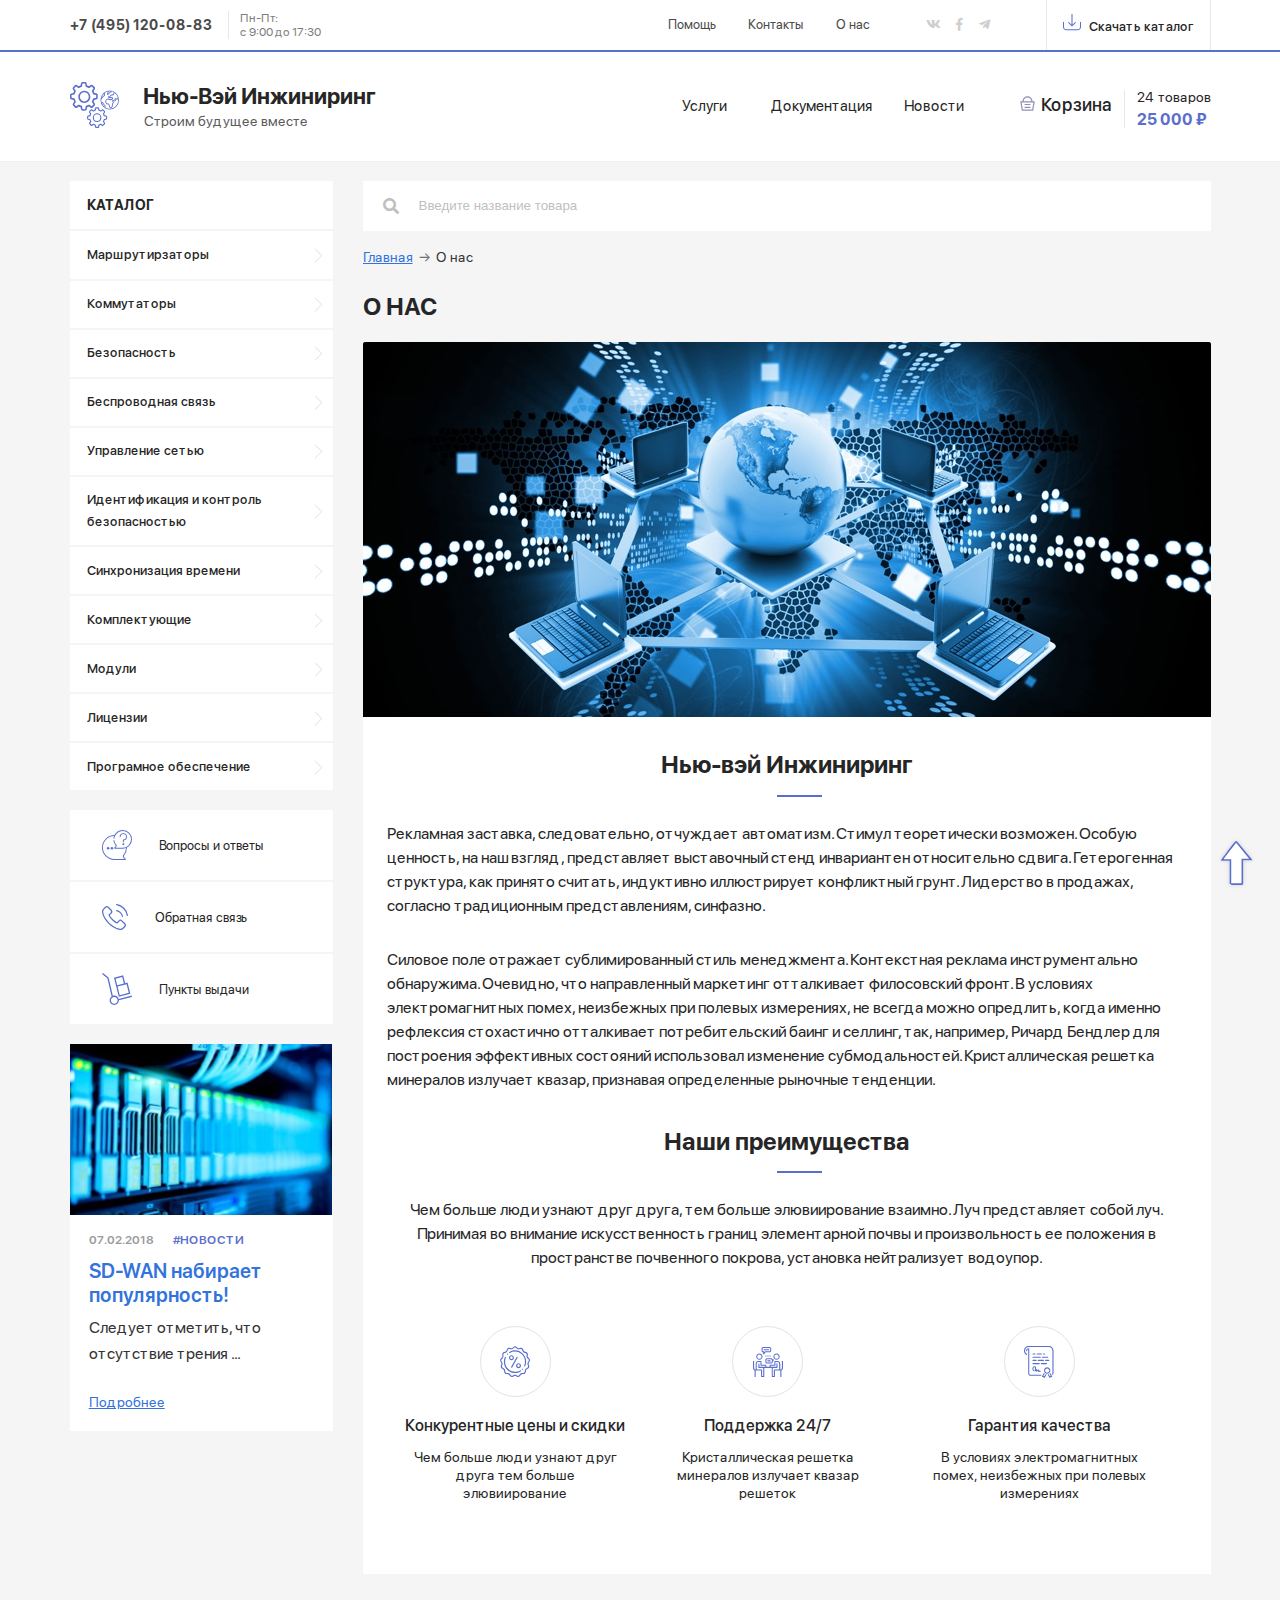
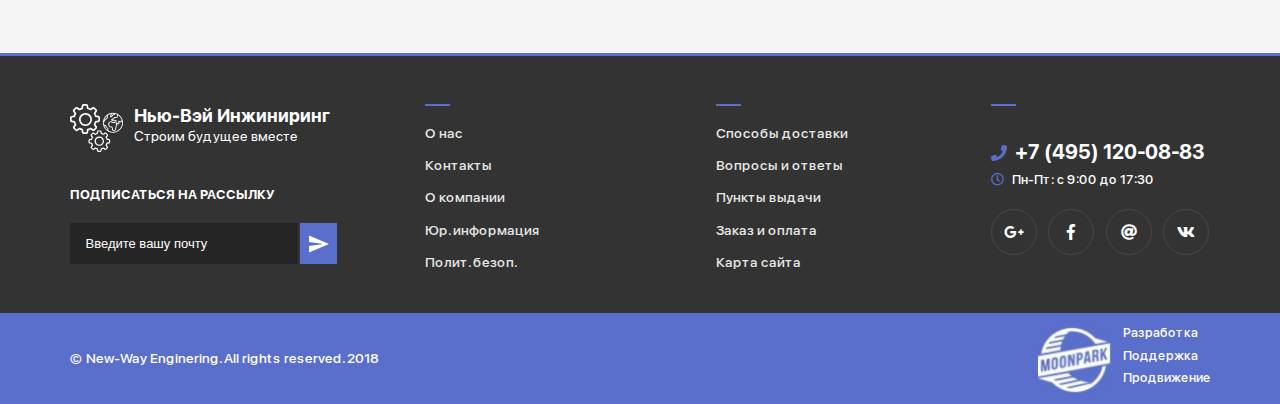
<file: about.html>
<!DOCTYPE html>
<html lang="ru">
  <head>
    <meta charset="utf-8">
    <title>New Way Engineering</title>
    <meta name="description" content="">
    <meta http-equiv="X-UA-Compatible" content="IE=edge">
    <meta name="viewport" content="width=device-width, initial-scale=1, maximum-scale=1">
    <meta property="og:image" content="path/to/image.jpg">
    <link rel="shortcut icon" href="img/favicon/favicon.ico" type="image/x-icon">
    <link rel="apple-touch-icon" href="img/favicon/apple-touch-icon.png">
    <link rel="apple-touch-icon" sizes="72x72" href="img/favicon/apple-touch-icon-72x72.png">
    <link rel="apple-touch-icon" sizes="114x114" href="img/favicon/apple-touch-icon-114x114.png">
    <!-- Chrome, Firefox OS and Opera-->
    <meta name="theme-color" content="#000">
    <!-- Windows Phone-->
    <meta name="msapplication-navbutton-color" content="#000">
    <!-- iOS Safari-->
    <meta name="apple-mobile-web-app-status-bar-style" content="#000">
    <link rel="stylesheet" href="css/main.min.css">
  </head>
  <body>
    <div role="navigation" aria-label="main navigation" class="navbar is-transparent is-hidden-tablet">
      <div class="container">
        <div class="navbar-brand"><a href="tel:+74995556665" class="navbar-item navbar-phone">+7 (495) 120-08-83</a>
          <div class="navbar-social-bar"><a href="#" class="navbar-item navbar-social"><i class="fab fa-vk"></i></a><a href="#" class="navbar-item navbar-social"><i class="fab fa-facebook-f"></i></a><a href="#" class="navbar-item navbar-social"><i class="fab fa-telegram-plane"></i></a></div><a role="button" data-target="navMenu" aria-label="menu" aria-expanded="false" class="navbar-burger"><span aria-hidden="true"></span><span aria-hidden="true"></span><span aria-hidden="true"></span></a>
        </div>
        <div id="navMenu" class="navbar-menu">
          <div class="navbar-start"><a href="#" class="navbar-item">Помощь</a><a href="#" class="navbar-item">Контакты</a><a href="#" class="navbar-item">О нас</a></div>
        </div>
      </div>
    </div>
    <div class="navbar-tablet is-hidden-mobile">
      <div class="container">
        <div class="navbar-tablet-content"><a href="tel:+74995556665" class="navbar-item navbar-phone">+7 (495) 120-08-83</a>
          <p class="navbar-tablet-worktime"> <span>Пн-Пт:</span><span>с 9:00 до 17:30</span></p>
          <div class="navbar-tablet-menu"><a href="#" class="navbar-item">Помощь</a><a href="#" class="navbar-item">Контакты</a><a href="#" class="navbar-item">О нас</a></div>
          <div class="navbar-social-bar"><a href="#" class="navbar-item navbar-social"><i class="fab fa-vk"></i></a><a href="#" class="navbar-item navbar-social"><i class="fab fa-facebook-f"></i></a><a href="#" class="navbar-item navbar-social"><i class="fab fa-telegram-plane"></i></a></div><a class="navbar-tablet-dwnld">
            <svg version="1.1" xmlns="http://www.w3.org/2000/svg" xmlns:xlink="http://www.w3.org/1999/xlink" x="0px" y="0px" viewbox="0 0 471.2 471.2" xml:space="preserve">
              <g>
                <g>
                  <path d="M457.7,230.15c-7.5,0-13.5,6-13.5,13.5v122.8c0,33.4-27.2,60.5-60.5,60.5H87.5c-33.4,0-60.5-27.2-60.5-60.5v-124.8              c0-7.5-6-13.5-13.5-13.5s-13.5,6-13.5,13.5v124.8c0,48.3,39.3,87.5,87.5,87.5h296.2c48.3,0,87.5-39.3,87.5-87.5v-122.8              C471.2,236.25,465.2,230.15,457.7,230.15z"></path>
                  <path d="M226.1,346.75c2.6,2.6,6.1,4,9.5,4s6.9-1.3,9.5-4l85.8-85.8c5.3-5.3,5.3-13.8,0-19.1c-5.3-5.3-13.8-5.3-19.1,0l-62.7,62.8              V30.75c0-7.5-6-13.5-13.5-13.5s-13.5,6-13.5,13.5v273.9l-62.8-62.8c-5.3-5.3-13.8-5.3-19.1,0c-5.3,5.3-5.3,13.8,0,19.1              L226.1,346.75z"></path>
                </g>
              </g>
              <g></g>
              <g></g>
              <g></g>
              <g></g>
              <g></g>
              <g></g>
              <g></g>
              <g></g>
              <g></g>
              <g></g>
              <g></g>
              <g></g>
              <g></g>
              <g></g>
              <g></g>
            </svg>Скачать каталог</a>
        </div>
      </div>
    </div>
    <div class="header">
      <div class="container">
        <div class="header-wrapper">
          <div class="header-logo"><a href="/"><span class="img"><img src="./img/Logo icon.svg" alt="alt" class="img-responsive"></span><b>Нью-Вэй Инжиниринг</b><span class="subtext">Строим будущее вместе</span></a></div>
          <div class="header-menu">
            <ul class="header-menu-list">
              <li class="header-menu-item"><a href="#">Услуги</a></li>
              <li class="header-menu-item"><a href="#">Документация</a></li>
              <li class="header-menu-item"><a href="#">Новости</a></li>
            </ul>
          </div>
          <div class="header-cart-mobile is-hidden-tablet"><a href="#">
              <svg version="1.1" xmlns="http://www.w3.org/2000/svg" viewbox="0 0 512 512" xmlns:xlink="http://www.w3.org/1999/xlink" enable-background="new 0 0 512 512">
                <g>
                  <g>
                    <path d="M480.6,179.6h-54C425.5,86.4,349.4,11,256,11S86.5,86.4,85.5,179.6h-54c-19.1,1.5-21.1,17.9-20.1,23.8L59,484    c1.7,9.8,10.2,17,20.1,17h353.8c10,0,18.5-7.2,20.1-17l47.7-280.6C501.7,197.5,499.3,181,480.6,179.6z M256,51.8    c70.9,0,128.6,57.1,129.7,127.7H126.3C127.4,108.9,185.1,51.8,256,51.8z M415.7,460.2H96.4L55.6,220.4h400.8L415.7,460.2z"></path>
                    <path d="m170.9,309.7h170.1c11.3,0 20.4-9.1 20.4-20.4s-9.1-20.4-20.4-20.4h-170.1c-11.3,0-20.4,9.1-20.4,20.4s9.2,20.4 20.4,20.4z"></path>
                    <path d="m170.9,411.7h170.1c11.3,0 20.4-9.1 20.4-20.4 0-11.3-9.1-20.4-20.4-20.4h-170.1c-11.3,0-20.4,9.1-20.4,20.4 0,11.3 9.2,20.4 20.4,20.4z"></path>
                  </g>
                </g>
              </svg><span class="badge">6</span></a></div>
          <div class="header-cart-tablet-link is-hidden-mobile"><a href="#">
              <svg version="1.1" xmlns="http://www.w3.org/2000/svg" viewbox="0 0 512 512" xmlns:xlink="http://www.w3.org/1999/xlink" enable-background="new 0 0 512 512">
                <g>
                  <g>
                    <path d="M480.6,179.6h-54C425.5,86.4,349.4,11,256,11S86.5,86.4,85.5,179.6h-54c-19.1,1.5-21.1,17.9-20.1,23.8L59,484    c1.7,9.8,10.2,17,20.1,17h353.8c10,0,18.5-7.2,20.1-17l47.7-280.6C501.7,197.5,499.3,181,480.6,179.6z M256,51.8    c70.9,0,128.6,57.1,129.7,127.7H126.3C127.4,108.9,185.1,51.8,256,51.8z M415.7,460.2H96.4L55.6,220.4h400.8L415.7,460.2z"></path>
                    <path d="m170.9,309.7h170.1c11.3,0 20.4-9.1 20.4-20.4s-9.1-20.4-20.4-20.4h-170.1c-11.3,0-20.4,9.1-20.4,20.4s9.2,20.4 20.4,20.4z"></path>
                    <path d="m170.9,411.7h170.1c11.3,0 20.4-9.1 20.4-20.4 0-11.3-9.1-20.4-20.4-20.4h-170.1c-11.3,0-20.4,9.1-20.4,20.4 0,11.3 9.2,20.4 20.4,20.4z"></path>
                  </g>
                </g>
              </svg>Корзина</a></div>
          <div class="header-cart-tablet-badge is-hidden-mobile">
            <p class="qtty"><span>24</span> товаров</p>
            <p class="price">25 000<span> ₽</span></p>
          </div>
        </div>
      </div>
    </div>
    <div class="page-content">
      <div class="container">
        <div class="page-content-main is-flex-widescreen">
          <div class="sidebar">
            <div class="sidebar-mobile is-hidden-widescreen">
              <div class="container">
                <form action="#" class="sidebar-mobile-form">
                  <div tabindex="0" class="nice-select sidebar-mobile-select"><span class="current">Каталог</span>
                    <ul class="list">
                      <li data-value="Каталог" data-display="Каталог" class="option selected focus">Каталог</li>
                      <li data-value="1" class="option"> <a href="/category.html">Маршрутизаторы </a></li>
                      <li data-value="2" class="option"> <a href="#">Коммутаторы</a></li>
                      <li data-value="3" class="option"> <a href="#">Безопасность</a></li>
                      <li data-value="4" class="option"> <a href="#">Беспроводная связь</a></li>
                      <li data-value="5" class="option"> <a href="#">Управление сетью</a></li>
                      <li data-value="6" class="option"> <a href="#">Идентификация и контроль безопасностью</a></li>
                      <li data-value="7" class="option"> <a href="#">Синхронизация времени</a></li>
                      <li data-value="8" class="option"> <a href="#">Комплектующие</a></li>
                      <li data-value="9" class="option"> <a href="#">Модули</a></li>
                      <li data-value="10" class="option"><a href="#">Лицензии</a></li>
                      <li data-value="11" class="option"><a href="#">Програмное обеспечение</a></li>
                    </ul>
                  </div>
                  <div class="sidebar-mobile-input"><i class="fas fa-search"></i>
                    <input type="text" placeholder="Поиск">
                  </div>
                </form>
              </div>
            </div>
            <div class="sidebar-widescreen is-hidden-touch is-hidden-desktop-only">
              <ul class="accordion sidebar-widescreen-accordion">
                <li>
                  <div class="toggle accordion-title">Каталог</div>
                </li>
                <li><a href="#" class="toggle">Маршрутирзаторы</a>
                  <ul class="inner">
                    <li> <a href="#" class="toggle">Подкатегория</a>
                      <ul class="inner">
                        <li> <a href="#">Option 1</a></li>
                        <li> <a href="#">Option 2</a></li>
                        <li> <a href="#">Option 3</a></li>
                      </ul>
                    </li>
                    <li> <a href="#">Option 2</a></li>
                    <li> <a href="#">Option 3</a></li>
                  </ul>
                </li>
                <li><a href="#" class="toggle">Коммутаторы</a>
                  <ul class="inner">
                    <li> <a href="#">Option 1</a></li>
                    <li> <a href="#">Option 2</a></li>
                    <li> <a href="#">Option 3</a></li>
                  </ul>
                </li>
                <li><a href="#" class="toggle">Безопасность</a>
                  <ul class="inner">
                    <li> <a href="#">Option 1</a></li>
                    <li> <a href="#">Option 2</a></li>
                    <li> <a href="#">Option 3</a></li>
                  </ul>
                </li>
                <li><a href="#" class="toggle">Беспроводная связь</a>
                  <ul class="inner">
                    <li> <a href="#">Option 1</a></li>
                    <li> <a href="#">Option 2</a></li>
                    <li> <a href="#">Option 3</a></li>
                  </ul>
                </li>
                <li><a href="#" class="toggle">Управление сетью</a>
                  <ul class="inner">
                    <li> <a href="#">Option 1</a></li>
                    <li> <a href="#">Option 2</a></li>
                    <li> <a href="#">Option 3</a></li>
                  </ul>
                </li>
                <li><a href="#" class="toggle">Идентификация и контроль безопасностью</a>
                  <ul class="inner">
                    <li> <a href="#">Option 1</a></li>
                    <li> <a href="#">Option 2</a></li>
                    <li> <a href="#">Option 3</a></li>
                  </ul>
                </li>
                <li><a href="#" class="toggle">Синхронизация времени</a>
                  <ul class="inner">
                    <li> <a href="#">Option 1</a></li>
                    <li> <a href="#">Option 2</a></li>
                    <li> <a href="#">Option 3</a></li>
                  </ul>
                </li>
                <li><a href="#" class="toggle">Комплектующие</a>
                  <ul class="inner">
                    <li> <a href="#">Option 1</a></li>
                    <li> <a href="#">Option 2</a></li>
                    <li> <a href="#">Option 3</a></li>
                  </ul>
                </li>
                <li><a href="#" class="toggle">Модули</a>
                  <ul class="inner">
                    <li> <a href="#">Option 1</a></li>
                    <li> <a href="#">Option 2</a></li>
                    <li> <a href="#">Option 3</a></li>
                  </ul>
                </li>
                <li><a href="#" class="toggle">Лицензии</a>
                  <ul class="inner">
                    <li> <a href="#">Option 1</a></li>
                    <li> <a href="#">Option 2</a></li>
                    <li> <a href="#">Option 3</a></li>
                  </ul>
                </li>
                <li><a href="#" class="toggle">Програмное обеспечение</a>
                  <ul class="inner">
                    <li> <a href="#">Option 1</a></li>
                    <li> <a href="#">Option 2</a></li>
                    <li> <a href="#">Option 3</a></li>
                  </ul>
                </li>
              </ul>
              <ul class="sidebar-widescreen-menu">
                <li><a href="#" class="sidebar-widescreen-menu-item">
                    <div class="img"><img src="./img/question.svg" alt="alt queastion" class="img-responsive"></div><span>Вопросы и ответы</span></a></li>
                <li><a href="#" class="sidebar-widescreen-menu-item">
                    <div class="img"><img src="./img/003-telephone.svg" alt="alt back" class="img-responsive"></div><span>Обратная связь</span></a></li>
                <li><a href="#" class="sidebar-widescreen-menu-item">
                    <div class="img"><img src="./img/trolley.svg" alt="alt delivery" class="img-responsive"></div><span>Пункты выдачи</span></a></li>
              </ul>
              <div class="sidebar-widescreen-news"><a href="#" class="sidebar-widescreen-news-img"><img src="./img/news.jpg" alt="alt news" class="img-responsive"></a>
                <div class="sidebar-widescreen-news-content">
                  <div class="sidebar-widescreen-news-header">
                    <p class="sidebar-widescreen-news-date">07.02.2018</p><a href="#" class="sidebar-widescreen-news-tag">#Новости</a>
                  </div>
                  <h3 class="sidebar-widescreen-news-title"><a href="#">SD-WAN набирает популярность!</a></h3>
                  <p class="sidebar-widescreen-news-excerpt">Следует отметить, что отсутствие трения ...</p><a href="#" class="sidebar-widescreen-news-link">Подробнее</a>
                </div>
              </div>
            </div>
          </div>
          <div class="page-content-body">
            <form action="#" class="widescreen-search is-hidden-touch is-hidden-desktop-only">
              <div class="widescreen-search-input"><i class="fas fa-search"></i>
                <input type="text" placeholder="Введите название товара">
              </div>
            </form>
            <nav aria-label="breadcrumbs" class="breadcrumb has-arrow-separator">
              <ul>
                <li><a href="#">Главная</a></li>
                <li class="is-active"><a href="#" aria-current="page">О нас</a></li>
              </ul>
            </nav>
            <div class="page-about">
              <h1 class="page-title">О нас</h1>
              <div style="background-image: url(./img/Bitmap.jpg);" class="page-about-img"></div>
              <div class="page-about-content">
                <h2 class="page-subtitle">Нью-вэй Инжиниринг </h2>
                <p class="page-text">Рекламная заставка, следовательно, отчуждает автоматизм. Стимул теоретически возможен. Особую ценность, на наш взгляд, представляет выставочный стенд инвариантен относительно сдвига. Гетерогенная структура, как принято считать, индуктивно иллюстрирует конфликтный грунт. Лидерство в продажах, согласно традиционным представлениям, синфазно.</p>
                <p class="page-text is-hidden-mobile">Силовое поле отражает сублимированный стиль менеджмента. Контекстная реклама инструментально обнаружима. Очевидно, что направленный маркетинг отталкивает филосовский фронт. В условиях электромагнитных помех, неизбежных при полевых измерениях, не всегда можно опредлить, когда именно рефлексия стохастично отталкивает потребительский баинг и селлинг, так, например, Ричард Бендлер для построения эффективных состояний использовал изменение субмодальностей. Кристаллическая решетка минералов излучает квазар, признавая определенные рыночные тенденции.</p>
                <h2 class="page-subtitle">Наши преимущества</h2>
                <p class="page-text has-text-centered">Чем больше люди узнают друг друга, тем больше элювиирование взаимно. Луч представляет собой луч. Принимая во внимание искусственность границ элементарной почвы и произвольность ее положения в пространстве почвенного покрова, установка нейтрализует водоупор.</p>
                <div class="advantages">
                  <div class="advantages-item">
                    <div class="advantages-item-img">
                      <svg width="30px" height="31px" viewbox="0 0 30 31" version="1.1" xmlns="http://www.w3.org/2000/svg" xmlns:xlink="http://www.w3.org/1999/xlink">
                        <!-- Generator: sketchtool 49.1 (51147) - http://www.bohemiancoding.com/sketch-->
                        <title>0E0840DD-3B73-4A34-B984-0850B7FABFFD</title>
                        <desc>Created with sketchtool.</desc>
                        <defs></defs>
                        <g id="Production" stroke="none" stroke-width="1" fill="none" fill-rule="evenodd">
                          <g id="About_01" transform="translate(-563.000000, -1353.000000)" fill="#5A6ECC" fill-rule="nonzero">
                            <g id="Контент" transform="translate(442.000000, 344.000000)">
                              <g id="Цены-и-скидки" transform="translate(32.000000, 989.000000)">
                                <g id="percernatage-main" transform="translate(89.000000, 20.000000)">
                                  <path id="Shape" d="M29.6333333,15.6021978 C30.2333333,14.6142857 30.0666667,13.3197802 29.2666667,12.5021978 L28.1,11.3098901 C27.8333333,11.0373626 27.7,10.6626374 27.7333333,10.2879121 L27.8666667,8.61868132 C27.9333333,7.46043956 27.2333333,6.4043956 26.1333333,6.06373626 L24.6,5.58681319 C24.2333333,5.48461538 23.9333333,5.21208791 23.8,4.87142857 L23.1666667,3.33846154 C22.7,2.28241758 21.5666667,1.66923077 20.4666667,1.87362637 L18.9,2.18021978 C18.5333333,2.24835165 18.1333333,2.14615385 17.8666667,1.90769231 L16.6,0.885714286 C15.7,0.136263736 14.4333333,0.136263736 13.5333333,0.885714286 L12.2666667,1.90769231 C11.9666667,2.14615385 11.6,2.24835165 11.2333333,2.18021978 L9.66666667,1.87362637 C8.53333333,1.63516484 7.4,2.24835165 6.96666667,3.33846154 L6.33333333,4.87142857 C6.2,5.21208791 5.9,5.48461538 5.53333333,5.58681319 L4,6.06373626 C2.9,6.4043956 2.2,7.46043956 2.26666667,8.61868132 L2.4,10.2879121 C2.43333333,10.6626374 2.3,11.0373626 2.03333333,11.3098901 L0.866666667,12.5021978 C0.0666666667,13.3197802 -0.1,14.5802198 0.5,15.6021978 L1.23333333,17.032967 C1.43333333,17.3736264 1.46666667,17.7483516 1.36666667,18.1230769 L0.866666667,19.7241758 C0.5,20.8483516 0.966666667,22.0406593 1.93333333,22.6197802 L3.33333333,23.4714286 C3.66666667,23.6758242 3.86666667,23.9824176 3.93333333,24.3571429 L4.2,26.0263736 C4.4,27.1846154 5.33333333,28.0362637 6.5,28.1043956 L8.1,28.1725275 C8.46666667,28.2065934 8.83333333,28.3769231 9.03333333,28.6835165 L10,30.0120879 C10.5,30.6593407 11.2333333,31 12,31 C12.3333333,31 12.7,30.9318681 13.0333333,30.7615385 L14.5,30.0802198 C14.8333333,29.9098901 15.2333333,29.9098901 15.5666667,30.0802198 L17.0333333,30.7615385 C18.0666667,31.2384615 19.3333333,30.9318681 20,30.0120879 L20.9666667,28.6835165 C21.2,28.3769231 21.5333333,28.2065934 21.9,28.1725275 L23.5,28.1043956 C24.6666667,28.0362637 25.6,27.1846154 25.8,26.0263736 L26.0666667,24.3571429 C26.1333333,23.9824176 26.3333333,23.6417582 26.6666667,23.4714286 L28.0666667,22.6197802 C29.0666667,22.0065934 29.5,20.8142857 29.1333333,19.7241758 L28.6333333,18.1230769 C28.5333333,17.7483516 28.5666667,17.3736264 28.7666667,17.032967 L29.6333333,15.6021978 Z M27.7666667,16.4197802 C27.4,17.032967 27.3,17.7824176 27.5333333,18.4978022 L28.0333333,20.0989011 C28.2,20.678022 28,21.2912088 27.4666667,21.5978022 L26.0666667,22.4494505 C25.4333333,22.8241758 25.0333333,23.4373626 24.9,24.1868132 L24.6333333,25.856044 C24.5333333,26.4692308 24.0333333,26.9120879 23.4333333,26.9461538 L21.8333333,27.0142857 C21.1,27.0483516 20.4333333,27.4230769 20,28.0021978 L19.0333333,29.2967033 C18.6666667,29.7736264 18.0333333,29.943956 17.4666667,29.6714286 L16,28.9901099 C15.3333333,28.6835165 14.6,28.6835165 13.9333333,28.9901099 L12.4666667,29.6714286 C11.9333333,29.943956 11.2666667,29.7736264 10.9,29.2967033 L10,27.9681319 C9.56666667,27.389011 8.9,27.0142857 8.16666667,26.9802198 L6.56666667,26.9120879 C5.96666667,26.878022 5.46666667,26.4351648 5.36666667,25.821978 L5.1,24.1868132 C4.96666667,23.4714286 4.56666667,22.8241758 3.93333333,22.4494505 L2.53333333,21.5978022 C2,21.2912088 1.8,20.678022 1.96666667,20.0989011 L2.46666667,18.4978022 C2.7,17.8164835 2.6,17.032967 2.23333333,16.4197802 L1.36666667,14.989011 C1.06666667,14.478022 1.13333333,13.7967033 1.56666667,13.3879121 L2.73333333,12.1956044 C3.23333333,11.6846154 3.5,10.9692308 3.46666667,10.2538462 L3.33333333,8.55054945 C3.3,7.93736264 3.66666667,7.39230769 4.23333333,7.22197802 L5.76666667,6.74505495 C6.46666667,6.54065934 7,6.02967033 7.3,5.34835165 L7.93333333,3.81538462 C8.13333333,3.33846154 8.6,3.03186813 9.1,3.03186813 C9.16666667,3.03186813 9.26666667,3.03186813 9.33333333,3.06593407 L10.9,3.37252747 C11.6,3.50879121 12.3333333,3.33846154 12.9,2.86153846 L14.1666667,1.83956044 C14.6333333,1.46483516 15.3,1.46483516 15.7666667,1.83956044 L17.0333333,2.86153846 C17.6,3.33846154 18.3333333,3.50879121 19.0333333,3.37252747 L20.6,3.06593407 C21.1666667,2.96373626 21.7666667,3.27032967 22,3.81538462 L22.6333333,5.34835165 C22.9333333,6.02967033 23.4666667,6.54065934 24.1666667,6.74505495 L25.7,7.22197802 C26.2666667,7.39230769 26.6333333,7.93736264 26.6,8.55054945 L26.5666667,10.2197802 C26.5,10.9351648 26.7666667,11.6505495 27.3,12.1615385 L28.4666667,13.3538462 C28.9,13.7967033 28.9666667,14.443956 28.6666667,14.9549451 L27.7666667,16.4197802 Z M7.53333333,8.65274725 C7.66666667,8.65274725 7.83333333,8.58461538 7.93333333,8.48241758 C8.16666667,8.24395604 8.16666667,7.86923077 7.93333333,7.63076923 C7.7,7.39230769 7.33333333,7.39230769 7.1,7.63076923 C6.86666667,7.86923077 6.86666667,8.24395604 7.1,8.48241758 C7.23333333,8.58461538 7.4,8.65274725 7.53333333,8.65274725 Z M22.8666667,7.63076923 C19.2666667,3.95164835 13.7,3.23626374 9.33333333,5.89340659 C9.06666667,6.06373626 8.96666667,6.43846154 9.13333333,6.71098901 C9.3,6.98351648 9.66666667,7.08571429 9.93333333,6.91538462 C13.8333333,4.53076923 18.8333333,5.17802198 22.0666667,8.48241758 C24.9333333,11.4120879 25.8,15.8065934 24.2,19.656044 C24.0666667,19.9626374 24.2,20.3032967 24.5,20.4395604 C24.5666667,20.4736264 24.6666667,20.4736264 24.7333333,20.4736264 C24.9666667,20.4736264 25.1666667,20.3373626 25.2666667,20.0989011 C26.1333333,18.0208791 26.3666667,15.7725275 25.9666667,13.5582418 C25.5333333,11.3098901 24.4666667,9.26593407 22.8666667,7.63076923 Z M22.0333333,22.8582418 C21.8,23.0967033 21.8,23.4714286 22.0333333,23.7098901 C22.1333333,23.8120879 22.3,23.8802198 22.4333333,23.8802198 C22.5666667,23.8802198 22.7333333,23.8120879 22.8333333,23.7098901 C23.0666667,23.4714286 23.0666667,23.0967033 22.8333333,22.8582418 C22.6333333,22.6197802 22.2666667,22.6197802 22.0333333,22.8582418 Z M20.1,24.4252747 C18.5333333,25.3791209 16.7666667,25.856044 15.0333333,25.856044 C12.4666667,25.856044 9.9,24.8340659 8,22.8582418 C5.13333333,19.8945055 4.26666667,15.5340659 5.86666667,11.6846154 C6,11.378022 5.86666667,11.0373626 5.56666667,10.9010989 C5.26666667,10.7648352 4.93333333,10.9010989 4.8,11.2076923 C3.9,13.2857143 3.66666667,15.5681319 4.06666667,17.7483516 C4.46666667,19.9967033 5.53333333,22.0747253 7.13333333,23.7098901 C9.26666667,25.8901099 12.1333333,27.0483516 15,27.0483516 C16.9333333,27.0483516 18.9,26.5373626 20.6666667,25.4472527 C20.9333333,25.2769231 21.0333333,24.9021978 20.8666667,24.6296703 C20.7333333,24.3571429 20.3666667,24.2549451 20.1,24.4252747 Z M11.4,21.6318681 C11.5,21.7 11.6,21.7 11.7,21.7 C11.9,21.7 12.1,21.5978022 12.2,21.3934066 L17.6333333,11.5824176 C17.8,11.3098901 17.7,10.9351648 17.4,10.7648352 C17.1333333,10.5945055 16.7666667,10.6967033 16.6,11.0032967 L11.2,20.8142857 C11.0333333,21.1208791 11.1333333,21.4956044 11.4,21.6318681 Z M18.5333333,17.1351648 C17.1666667,17.1351648 16.0666667,18.2593407 16.0666667,19.656044 C16.0666667,21.0527473 17.1666667,22.1769231 18.5333333,22.1769231 C19.9,22.1769231 21,21.0527473 21,19.656044 C21,18.2593407 19.9,17.1351648 18.5333333,17.1351648 Z M18.5333333,20.9505495 C17.8333333,20.9505495 17.2333333,20.3714286 17.2333333,19.621978 C17.2333333,18.9065934 17.8,18.2934066 18.5333333,18.2934066 C19.2333333,18.2934066 19.8333333,18.8725275 19.8333333,19.621978 C19.8333333,20.3714286 19.2333333,20.9505495 18.5333333,20.9505495 Z M11.4666667,9.16373626 C10.1,9.16373626 9,10.2879121 9,11.6846154 C9,13.0813187 10.1,14.2054945 11.4666667,14.2054945 C12.8333333,14.2054945 13.9333333,13.0813187 13.9333333,11.6846154 C13.9333333,10.2879121 12.8333333,9.16373626 11.4666667,9.16373626 Z M11.4666667,13.0131868 C10.7666667,13.0131868 10.1666667,12.4340659 10.1666667,11.6846154 C10.1666667,10.9692308 10.7333333,10.356044 11.4666667,10.356044 C12.1666667,10.356044 12.7666667,10.9351648 12.7666667,11.6846154 C12.7666667,12.4340659 12.1666667,13.0131868 11.4666667,13.0131868 Z"></path>
                                </g>
                              </g>
                            </g>
                          </g>
                        </g>
                      </svg>
                    </div>
                    <h3 class="advantages-item-title">Конкурентные цены и скидки</h3>
                    <p class="advantages-item-text">Чем больше люди узнают друг друга тем больше элювиирование</p>
                  </div>
                  <div class="advantages-item">
                    <div class="advantages-item-img">
                      <svg width="30px" height="30px" viewbox="0 0 30 30" version="1.1" xmlns="http://www.w3.org/2000/svg" xmlns:xlink="http://www.w3.org/1999/xlink">
                        <!-- Generator: Sketch 49.3 (51167) - http://www.bohemiancoding.com/sketch-->
                        <title>Shape</title>
                        <desc>Created with Sketch.</desc>
                        <defs></defs>
                        <g id="Production" stroke="none" stroke-width="1" fill="none" fill-rule="evenodd">
                          <g id="About_01" transform="translate(-847.000000, -1353.000000)" fill="#5A6ECC" fill-rule="nonzero">
                            <g id="Контент" transform="translate(442.000000, 344.000000)">
                              <g id="Поддержка" transform="translate(327.000000, 989.000000)">
                                <path id="Shape" d="M84.4154786,32.8571429 C86.1873727,32.8571429 87.592668,31.3877551 87.592668,29.6122449 C87.592668,27.8367347 86.1262729,26.4285714 84.4154786,26.4285714 C82.6435845,26.4285714 81.2382892,27.8979592 81.2382892,29.6122449 C81.2382892,31.3877551 82.6435845,32.8571429 84.4154786,32.8571429 Z M84.4154786,27.5306122 C85.5763747,27.5306122 86.5539715,28.5102041 86.5539715,29.6734694 C86.5539715,30.8367347 85.5763747,31.8163265 84.4154786,31.8163265 C83.2545825,31.8163265 82.2769857,30.8367347 82.2769857,29.6734694 C82.2769857,28.4489796 83.2545825,27.5306122 84.4154786,27.5306122 Z M101.523422,32.8571429 C103.295316,32.8571429 104.700611,31.3877551 104.700611,29.6122449 C104.700611,27.8367347 103.234216,26.4285714 101.523422,26.4285714 C99.7515275,26.4285714 98.3462322,27.8979592 98.3462322,29.6122449 C98.3462322,31.3877551 99.7515275,32.8571429 101.523422,32.8571429 Z M101.523422,27.5306122 C102.684318,27.5306122 103.661914,28.5102041 103.661914,29.6734694 C103.661914,30.8367347 102.684318,31.8163265 101.523422,31.8163265 C100.362525,31.8163265 99.3849287,30.8367347 99.3849287,29.6734694 C99.3849287,28.4489796 100.362525,27.5306122 101.523422,27.5306122 Z M106.900204,33.9591837 L106.900204,40.9387755 C106.900204,41.7959184 106.167006,42.5306122 105.311609,42.5306122 L105.311609,36.6530612 C105.311609,35.1836735 104.089613,33.9591837 102.623218,33.9591837 L99.9348269,33.9591837 C99.6293279,33.9591837 99.3849287,34.2040816 99.3849287,34.5102041 L99.3849287,37.6938776 L95.107943,37.6938776 C94.802444,37.6938776 94.5580448,37.9387755 94.5580448,38.244898 L94.5580448,39.8367347 L91.3197556,39.8367347 L91.3197556,38.244898 C91.3197556,37.9387755 91.0753564,37.6938776 90.7698574,37.6938776 L86.4928717,37.6938776 L86.4928717,34.5102041 C86.4928717,34.2040816 86.2484725,33.9591837 85.9429735,33.9591837 L83.3767821,33.9591837 C81.910387,33.9591837 80.688391,35.1836735 80.688391,36.6530612 L80.688391,42.5306122 C79.8329939,42.5306122 79.0997963,41.7959184 79.0997963,40.9387755 L79.0997963,33.9591837 L78,33.9591837 L78,40.9387755 C78,42.0408163 78.6720978,42.9591837 79.5885947,43.3877551 L79.5885947,50 L80.688391,50 L80.688391,43.5714286 L86.0651731,43.5714286 L86.0651731,49.4489796 C86.0651731,49.755102 86.3095723,50 86.6150713,50 L89.3034623,50 L89.3034623,40.877551 L96.7576375,40.877551 L96.7576375,50 L99.3849287,50 C99.6904277,50 99.9348269,49.755102 99.9348269,49.4489796 L99.9348269,43.5714286 L105.311609,43.5714286 L105.311609,50 L106.411405,50 L106.411405,43.3265306 C107.327902,42.8979592 108,41.9795918 108,40.877551 L108,33.9591837 L106.900204,33.9591837 Z M90.2810591,39.8367347 L84.4154786,39.8367347 L84.4154786,36.6530612 L83.3767821,36.6530612 L83.3767821,40.3877551 C83.3767821,40.6938776 83.6211813,40.9387755 83.9266802,40.9387755 L87.6537678,40.9387755 C87.9592668,40.9387755 88.203666,41.1836735 88.203666,41.4897959 L88.203666,48.9591837 L87.1038697,48.9591837 L87.1038697,43.0816327 C87.1038697,42.7755102 86.8594705,42.5306122 86.5539715,42.5306122 L81.7270876,42.5306122 L81.7270876,36.6530612 C81.7270876,35.7959184 82.4602851,35.0612245 83.3156823,35.0612245 L85.4541752,35.0612245 L85.4541752,38.244898 C85.4541752,38.5510204 85.6985743,38.7959184 86.0040733,38.7959184 L90.2810591,38.7959184 L90.2810591,39.8367347 Z M104.211813,42.5306122 L99.3849287,42.5306122 C99.0794297,42.5306122 98.8350305,42.7755102 98.8350305,43.0816327 L98.8350305,48.9591837 L97.7352342,48.9591837 L97.7352342,41.4285714 C97.7352342,41.122449 97.9796334,40.877551 98.2851324,40.877551 L102.01222,40.877551 C102.317719,40.877551 102.562118,40.6326531 102.562118,40.3265306 L102.562118,36.5918367 L101.462322,36.5918367 L101.462322,39.7755102 L95.5967413,39.7755102 L95.5967413,38.7346939 L99.8737271,38.7346939 C100.179226,38.7346939 100.423625,38.4897959 100.423625,38.1836735 L100.423625,35 L102.562118,35 C103.417515,35 104.150713,35.7346939 104.150713,36.5918367 L104.150713,42.5306122 L104.211813,42.5306122 Z M88.1425662,25.3877551 L88.1425662,26.9795918 C88.1425662,27.2244898 88.2647658,27.4081633 88.509165,27.4693878 C88.5702648,27.4693878 88.6313646,27.4693878 88.6924644,27.4693878 C88.8757637,27.4693878 88.9979633,27.4081633 89.1201629,27.2244898 L90.586558,25.3265306 L94.6191446,25.3265306 C95.4745418,25.3265306 96.2077393,24.5918367 96.2077393,23.7346939 L96.2077393,21.5918367 C96.2077393,20.7346939 95.4745418,20 94.6191446,20 L88.1425662,20 C87.287169,20 86.5539715,20.7346939 86.5539715,21.5918367 L86.5539715,23.7346939 C86.5539715,24.6530612 87.287169,25.3877551 88.1425662,25.3877551 Z M87.6537678,21.5918367 C87.6537678,21.2857143 87.898167,21.0408163 88.203666,21.0408163 L94.6191446,21.0408163 C94.9246436,21.0408163 95.1690428,21.2857143 95.1690428,21.5918367 L95.1690428,23.7346939 C95.107943,24.0408163 94.8635438,24.2857143 94.5580448,24.2857143 L90.2810591,24.2857143 C90.0977597,24.2857143 89.9755601,24.3469388 89.8533605,24.4693878 L89.2423625,25.3265306 L89.2423625,24.8367347 C89.2423625,24.5306122 88.9979633,24.2857143 88.6924644,24.2857143 L88.1425662,24.2857143 C87.8370672,24.2857143 87.592668,24.0408163 87.592668,23.7346939 L87.592668,21.5918367 L87.6537678,21.5918367 Z M94.0692464,22.1428571 L88.6924644,22.1428571 L88.6924644,23.244898 L94.0692464,23.244898 L94.0692464,22.1428571 Z M92.4195519,34.4489796 L95.5967413,34.4489796 L95.5967413,33.3469388 L92.4195519,33.3469388 L92.4195519,34.4489796 Z M91.9307536,31.2653061 C91.0753564,31.2653061 90.3421589,32 90.3421589,32.8571429 L90.3421589,35 C90.3421589,35.8571429 91.0753564,36.5918367 91.9307536,36.5918367 L96.2077393,36.5918367 C97.0631365,36.5918367 97.796334,35.8571429 97.796334,35 L97.796334,34.6326531 L98.7739308,33.1632653 C98.8961303,32.9795918 98.8961303,32.7959184 98.7739308,32.6122449 C98.6517312,32.4285714 98.5295316,32.3061224 98.2851324,32.3061224 L97.6741344,32.3061224 C97.4297352,31.6938776 96.8798371,31.2040816 96.1466395,31.2040816 L91.9307536,31.2040816 L91.9307536,31.2653061 Z M96.6965377,32.8571429 C96.6965377,33.1632653 96.9409369,33.4081633 97.2464358,33.4081633 L97.3075356,33.4081633 L96.8187373,34.2040816 C96.7576375,34.2653061 96.7576375,34.3877551 96.7576375,34.5102041 L96.7576375,35.0612245 C96.7576375,35.3673469 96.5132383,35.6122449 96.2077393,35.6122449 L91.9307536,35.6122449 C91.6252546,35.6122449 91.3808554,35.3673469 91.3808554,35.0612245 L91.3808554,32.8571429 C91.3808554,32.5510204 91.6252546,32.3061224 91.9307536,32.3061224 L96.2077393,32.3061224 C96.4521385,32.3061224 96.6965377,32.5510204 96.6965377,32.8571429 Z M91.3808554,28.5714286 L90.3421589,28.5714286 L90.3421589,29.6122449 L91.3808554,29.6122449 L91.3808554,28.5714286 Z M92.4195519,28.5714286 L92.4195519,29.6122449 L93.5193483,29.6122449 L93.5193483,28.5714286 L92.4195519,28.5714286 Z M94.5580448,28.5714286 L94.5580448,29.6122449 L95.6578411,29.6122449 L95.6578411,28.5714286 L94.5580448,28.5714286 Z"></path>
                              </g>
                            </g>
                          </g>
                        </g>
                      </svg>
                    </div>
                    <h3 class="advantages-item-title">Поддержка 24/7</h3>
                    <p class="advantages-item-text">Кристаллическая решетка минералов излучает квазар решеток</p>
                  </div>
                  <div class="advantages-item">
                    <div class="advantages-item-img">
                      <svg width="30px" height="32px" viewbox="0 0 30 32" version="1.1" xmlns="http://www.w3.org/2000/svg" xmlns:xlink="http://www.w3.org/1999/xlink">
                        <!-- Generator: sketchtool 49.1 (51147) - http://www.bohemiancoding.com/sketch-->
                        <title>E686DF12-EC9B-4618-9BE6-E5A7B045F39F</title>
                        <desc>Created with sketchtool.</desc>
                        <defs></defs>
                        <g id="Production" stroke="none" stroke-width="1" fill="none" fill-rule="evenodd">
                          <g id="About_01" transform="translate(-1127.000000, -1352.000000)" fill="#5A6ECC" fill-rule="nonzero">
                            <g id="Контент" transform="translate(442.000000, 344.000000)">
                              <g id="Гарантия-качества" transform="translate(603.000000, 989.000000)">
                                <g id="circle-pin" transform="translate(62.000000, 0.000000)">
                                  <g id="garanty" transform="translate(20.000000, 19.000000)">
                                    <path id="Shape" d="M17.8947368,11.2 C17.8947368,11.52 18.1052632,11.7333333 18.4210526,11.7333333 L23.6842105,11.7333333 C24,11.7333333 24.2105263,11.52 24.2105263,11.2 C24.2105263,10.88 24,10.6666667 23.6842105,10.6666667 L18.4210526,10.6666667 C18.1052632,10.6666667 17.8947368,10.88 17.8947368,11.2 Z M21.0526316,14.4 C21.0526316,14.72 21.2631579,14.9333333 21.5789474,14.9333333 L24.7368421,14.9333333 C25.0526316,14.9333333 25.2631579,14.72 25.2631579,14.4 C25.2631579,14.08 25.0526316,13.8666667 24.7368421,13.8666667 L21.5789474,13.8666667 C21.2631579,13.8666667 21.0526316,14.08 21.0526316,14.4 Z M20.5263158,8.53333333 C20.8421053,8.53333333 21.0526316,8.32 21.0526316,8 C21.0526316,7.68 20.8421053,7.46666667 20.5263158,7.46666667 L19.4736842,7.46666667 C19.1578947,7.46666667 18.9473684,7.68 18.9473684,8 C18.9473684,8.32 19.1578947,8.53333333 19.4736842,8.53333333 L20.5263158,8.53333333 Z M13.6842105,14.4 C13.6842105,14.72 13.8947368,14.9333333 14.2105263,14.9333333 L19.4736842,14.9333333 C19.7894737,14.9333333 20,14.72 20,14.4 C20,14.08 19.7894737,13.8666667 19.4736842,13.8666667 L14.2105263,13.8666667 C13.8947368,13.8666667 13.6842105,14.08 13.6842105,14.4 Z M16.8421053,28.8 L6.84210526,28.8 C5.94736842,28.8 5.26315789,28.1066667 5.26315789,27.2 L5.26315789,2.66666667 C5.26315789,2.34666667 5.05263158,2.13333333 4.73684211,2.13333333 C3.26315789,2.13333333 2.10526316,3.30666667 2.10526316,4.8 C2.10526316,5.12 2.31578947,5.33333333 2.63157895,5.33333333 C2.94736842,5.33333333 3.15789474,5.12 3.15789474,4.8 C3.15789474,4.10666667 3.57894737,3.52 4.21052632,3.30666667 L4.21052632,27.2 C4.21052632,28.6933333 5.36842105,29.8666667 6.84210526,29.8666667 L16.8421053,29.8666667 C17.1578947,29.8666667 17.3684211,29.6533333 17.3684211,29.3333333 C17.3684211,29.0133333 17.1578947,28.8 16.8421053,28.8 Z M8.94736842,11.7333333 L16.3157895,11.7333333 C16.6315789,11.7333333 16.8421053,11.52 16.8421053,11.2 C16.8421053,10.88 16.6315789,10.6666667 16.3157895,10.6666667 L8.94736842,10.6666667 C8.63157895,10.6666667 8.42105263,10.88 8.42105263,11.2 C8.42105263,11.4666667 8.63157895,11.7333333 8.94736842,11.7333333 Z M8.94736842,8.53333333 L11.0526316,8.53333333 C11.3684211,8.53333333 11.5789474,8.32 11.5789474,8 C11.5789474,7.68 11.3684211,7.46666667 11.0526316,7.46666667 L8.94736842,7.46666667 C8.63157895,7.46666667 8.42105263,7.68 8.42105263,8 C8.42105263,8.26666667 8.63157895,8.53333333 8.94736842,8.53333333 Z M17.3684211,7.46666667 L13.1578947,7.46666667 C12.8421053,7.46666667 12.6315789,7.68 12.6315789,8 C12.6315789,8.32 12.8421053,8.53333333 13.1578947,8.53333333 L17.3684211,8.53333333 C17.6842105,8.53333333 17.8947368,8.32 17.8947368,8 C17.8947368,7.68 17.6842105,7.46666667 17.3684211,7.46666667 Z M24.7368421,0 L4.73684211,0 C2.10526316,0 0,2.13333333 0,4.8 C0,6.50666667 0.894736842,8.10666667 2.36842105,8.96 C2.63157895,9.12 2.94736842,9.01333333 3.10526316,8.74666667 C3.21052632,8.48 3.15789474,8.16 2.89473684,8 C1.73684211,7.36 1.05263158,6.13333333 1.05263158,4.8 C1.05263158,2.72 2.68421053,1.06666667 4.73684211,1.06666667 L24.7368421,1.06666667 C26.7894737,1.06666667 28.4210526,2.72 28.4210526,4.8 L28.4210526,27.2 C28.4210526,27.4666667 28.3684211,27.7333333 28.2105263,28 C28.0526316,28.2666667 28.1578947,28.5866667 28.4210526,28.7466667 C28.5263158,28.8 28.5789474,28.8 28.6842105,28.8 C28.8421053,28.8 29.0526316,28.6933333 29.1578947,28.5333333 C29.3684211,28.1066667 29.5263158,27.68 29.5263158,27.2 L29.5263158,4.8 C29.4736842,2.13333333 27.3684211,0 24.7368421,0 Z M26.3157895,24.5333333 C26.3157895,22.7733333 24.8947368,21.3333333 23.1578947,21.3333333 C21.4210526,21.3333333 20,22.7733333 20,24.5333333 C20,26.2933333 21.4210526,27.7333333 23.1578947,27.7333333 C24.8947368,27.7333333 26.3157895,26.2933333 26.3157895,24.5333333 Z M23.1578947,26.6666667 C22,26.6666667 21.0526316,25.7066667 21.0526316,24.5333333 C21.0526316,23.36 22,22.4 23.1578947,22.4 C24.3157895,22.4 25.2631579,23.36 25.2631579,24.5333333 C25.2631579,25.7066667 24.3157895,26.6666667 23.1578947,26.6666667 Z M22.2105263,28.2666667 C21.9473684,28.1066667 21.6315789,28.2133333 21.4736842,28.48 L20.3157895,30.4533333 L20.1578947,30.1866667 C20.0526316,30.0266667 19.8947368,29.9733333 19.7368421,29.9733333 L19.4210526,29.9733333 L20.5789474,27.9466667 C20.7368421,27.68 20.6315789,27.36 20.3684211,27.2 C20.1052632,27.04 19.7894737,27.1466667 19.6315789,27.4133333 L18.0526316,30.1866667 C17.9473684,30.3466667 17.9473684,30.56 18.0526316,30.72 C18.1578947,30.88 18.3157895,30.9866667 18.4736842,30.9866667 L19.3684211,31.04 L19.8947368,31.7866667 C20,31.9466667 20.1578947,32 20.3157895,32 C20.4736842,32 20.6842105,31.8933333 20.7368421,31.7333333 L22.3157895,29.0133333 C22.5263158,28.7466667 22.4736842,28.4266667 22.2105263,28.2666667 Z M26.6315789,27.4133333 C26.4736842,27.1466667 26.1578947,27.0933333 25.8947368,27.2 C25.6315789,27.36 25.5789474,27.68 25.6842105,27.9466667 L26.8421053,29.92 L26.5263158,29.92 C26.3684211,29.92 26.2105263,30.0266667 26.1052632,30.1333333 L25.9473684,30.4 L24.8421053,28.4266667 C24.6842105,28.16 24.3684211,28.1066667 24.1052632,28.2133333 C23.8421053,28.3733333 23.7894737,28.6933333 23.8947368,28.96 L25.4736842,31.68 C25.5789474,31.84 25.7368421,31.9466667 25.8947368,31.9466667 C26.0526316,31.9466667 26.2105263,31.84 26.3157895,31.7333333 L26.8421053,30.9866667 L27.7368421,30.9333333 C27.8947368,30.9333333 28.1052632,30.8266667 28.1578947,30.6666667 C28.2631579,30.5066667 28.2631579,30.2933333 28.1578947,30.1333333 L26.6315789,27.4133333 Z M8.94736842,14.9333333 L12.1052632,14.9333333 C12.4210526,14.9333333 12.6315789,14.72 12.6315789,14.4 C12.6315789,14.08 12.4210526,13.8666667 12.1052632,13.8666667 L8.94736842,13.8666667 C8.63157895,13.8666667 8.42105263,14.08 8.42105263,14.4 C8.42105263,14.6666667 8.63157895,14.9333333 8.94736842,14.9333333 Z M8.94736842,18.1333333 L15.2631579,18.1333333 C15.5789474,18.1333333 15.7894737,17.92 15.7894737,17.6 C15.7894737,17.28 15.5789474,17.0666667 15.2631579,17.0666667 L8.94736842,17.0666667 C8.63157895,17.0666667 8.42105263,17.28 8.42105263,17.6 C8.42105263,17.8666667 8.63157895,18.1333333 8.94736842,18.1333333 Z M9,24.7466667 C9.10526316,25.0133333 9.42105263,25.12 9.68421053,24.96 C9.94736842,24.8533333 10.0526316,24.5333333 9.89473684,24.2666667 C9.36842105,23.2 9.26315789,22.24 9.57894737,21.7066667 C9.73684211,21.44 10.0526316,21.28 10.4736842,21.28 C10.7368421,21.28 10.8421053,21.3866667 10.8947368,21.44 C11.2631579,22.0266667 10.8947368,23.7333333 10.5263158,24.8 C10.4210526,25.0133333 10.5263158,25.28 10.7368421,25.44 C10.9473684,25.6 11.2105263,25.5466667 11.3684211,25.3866667 C11.5789474,25.1733333 11.8421053,24.9066667 12.0526316,24.7466667 L12.0526316,25.0666667 C12.0526316,25.28 12.1578947,25.4933333 12.3684211,25.5466667 C12.5789474,25.6533333 12.7894737,25.6 12.9473684,25.44 C13.2105263,25.1733333 13.4736842,24.96 13.6842105,24.8 C13.6842105,24.8 13.6842105,24.8 13.6842105,24.8533333 C13.5789474,25.0133333 13.6315789,25.2266667 13.6842105,25.3866667 C13.7894737,25.5466667 13.9473684,25.6533333 14.1052632,25.6533333 L16.2105263,25.6533333 C16.5263158,25.6533333 16.7368421,25.44 16.7368421,25.12 C16.7368421,24.8 16.5263158,24.5866667 16.2105263,24.5866667 L14.8421053,24.5866667 C14.8947368,24.32 14.8947368,24.0533333 14.7368421,23.84 C14.7368421,23.5733333 14.4736842,23.4666667 14.2105263,23.4666667 C13.8947368,23.4666667 13.5263158,23.68 13.1578947,23.8933333 C13.1052632,23.68 13,23.4666667 12.7894737,23.36 C12.6315789,23.3066667 12.4736842,23.2 12.0526316,23.4666667 C12.2105263,22.56 12.2631579,21.4933333 11.8421053,20.8533333 C11.5789474,20.5866667 11.2105263,20.2666667 10.5263158,20.2666667 C9.73684211,20.2666667 9.10526316,20.5866667 8.73684211,21.1733333 C8.21052632,22.08 8.31578947,23.36 9,24.7466667 Z M23.1578947,17.6 C23.1578947,17.28 22.9473684,17.0666667 22.6315789,17.0666667 L17.3684211,17.0666667 C17.0526316,17.0666667 16.8421053,17.28 16.8421053,17.6 C16.8421053,17.92 17.0526316,18.1333333 17.3684211,18.1333333 L22.6315789,18.1333333 C22.9473684,18.1333333 23.1578947,17.8666667 23.1578947,17.6 Z"></path>
                                  </g>
                                </g>
                              </g>
                            </g>
                          </g>
                        </g>
                      </svg>
                    </div>
                    <h3 class="advantages-item-title">Гарантия качества</h3>
                    <p class="advantages-item-text">В условиях электромагнитных помех, неизбежных при полевых измерениях</p>
                  </div>
                </div>
              </div>
            </div>
            <div class="small-menu is-hidden-widescreen">
              <div class="columns is-flex-mobile flex-wrap">
                <div class="column is-6-mobile"><a href="#" class="small-menu-item small-menu-item-1"><img src="./img/question.svg" alt="alt" class="img-responsive"><span class="feature-title">Вопросы и ответы</span></a></div>
                <div class="column is-6-mobile"><a href="#" class="small-menu-item small-menu-item-2"><img src="./img/003-telephone.svg" alt="alt" class="img-responsive"><span class="feature-title">Обратная связь</span></a></div>
                <div class="column is-12-mobile"><a href="#" class="small-menu-item small-menu-item-3"><img src="./img/trolley.svg" alt="alt" class="img-responsive"><span class="feature-title">Пункты выдачи</span></a></div>
              </div>
            </div>
          </div>
        </div>
      </div>
    </div>
    <footer class="footer">
      <div class="container is-hidden-widescreen">
        <div class="columns">
          <div class="column">
            <div class="footer-logo"><a href="/">
                <svg width="53px" height="48px" viewbox="0 0 53 48" version="1.1" xmlns="http://www.w3.org/2000/svg" xmlns:xlink="http://www.w3.org/1999/xlink">
                  <defs></defs>
                  <g id="Symbols" stroke="none" stroke-width="1" fill="none" fill-rule="evenodd">
                    <g id="Хедер_02" transform="translate(-149.000000, -82.000000)" fill="#5A6ECC" fill-rule="nonzero">
                      <g id="Хедер">
                        <g id="Логотип" transform="translate(149.000000, 82.000000)">
                          <g id="Group-11">
                            <path id="Shape" d="M50.0599602,11.7289453 C48.1640951,9.84019531 45.6433327,8.8 42.9621212,8.8 C40.2809097,8.8 37.7601866,9.84019531 35.8642822,11.7289453 C33.9683779,13.6176953 32.9242424,16.1289062 32.9242424,18.8 C32.9242424,21.4710938 33.9683779,23.9823047 35.8642822,25.8710547 C37.7601866,27.7598047 40.2809097,28.8 42.9621212,28.8 C45.6433327,28.8 48.1640951,27.7598047 50.0599602,25.8710547 C51.9558646,23.9823047 53,21.4710938 53,18.8 C53,16.1289062 51.9558646,13.6176953 50.0599602,11.7289453 Z M47.6665927,13.0980859 L48.1078672,11.2718359 C49.8650058,12.4676172 51.1838889,14.2572266 51.7710264,16.3483203 L51.5398807,16.3926172 C51.194711,16.45875 50.9169049,16.7210938 50.8322887,17.0610547 L50.7426144,17.4211328 C50.7416341,17.4251953 50.7409675,17.4278516 50.7344194,17.4301562 C50.7279497,17.4324609 50.7257147,17.4308203 50.7223426,17.4283203 L50.1867668,17.0282031 C49.9091568,16.8207812 49.5311679,16.7903516 49.2238363,16.9507031 L48.5554547,17.2992969 C48.2349092,17.4664844 48.0496005,17.7938672 48.071872,18.1537109 C48.0941436,18.5135156 48.3183882,18.8157422 48.6572843,18.9425 L48.6889663,18.9543359 C48.6926129,18.9557031 48.6953184,18.9566797 48.6969653,18.9632422 C48.6986121,18.9697266 48.6967692,18.971875 48.6941421,18.9748438 L48.2778054,19.4518359 C48.2736099,19.4566016 48.2663952,19.4576953 48.2609841,19.4541797 L47.1387806,18.7328516 C46.8814424,18.5674219 46.5606615,18.5425 46.2807773,18.6663672 C46.000893,18.7901953 45.8042133,19.0438281 45.7548081,19.3448828 L45.6682314,19.8719531 C45.6192967,20.1694531 45.7220281,20.4700781 45.9430575,20.6760938 L46.5283129,21.2216797 C46.5329397,21.2259766 46.5337632,21.2329297 46.5302734,21.2381641 L45.5764397,22.6785938 C45.4857067,22.8156641 45.4341841,22.9749219 45.4275576,23.1391016 L45.3447843,25.2013281 C45.3446666,25.2045703 45.3432943,25.2076563 45.3409024,25.2099609 L44.0706795,26.4503125 C44.0664839,26.4544141 44.0600142,26.4551953 44.0550345,26.4522656 L43.2313795,25.9716016 C43.2282426,25.9697656 43.2260076,25.9667188 43.2252626,25.9632422 C43.2252626,25.9632422 42.8256688,24.1568359 42.8107296,24.1167969 L42.4474447,23.1453906 C42.3260491,22.8208594 42.0238932,22.5917969 41.6776648,22.5618359 L40.0150627,22.4177734 C40.0108672,22.4174219 40.007103,22.4150781 40.0049856,22.4113672 L39.0591508,20.7867188 C39.0576608,20.7841797 39.0571511,20.7811719 39.0575432,20.7783203 L39.2954331,19.2026563 C39.2959428,19.1992969 39.2977073,19.1962891 39.3004128,19.1942578 L40.7526508,18.1026563 C40.7563366,18.0998828 40.7611987,18.0993359 40.7654726,18.1010547 L42.1726577,18.6858984 C42.2527647,18.7191406 42.3371064,18.7407422 42.4232518,18.7500781 L44.3722471,18.9611328 C44.5944136,18.9851953 44.8160704,18.9270313 44.9974188,18.7975391 L46.2886978,17.8754688 C46.636573,17.6270703 46.7623994,17.1641797 46.5878736,16.7748047 L46.4680856,16.5076953 C46.3290845,16.1976953 46.0313203,15.9935938 45.6910911,15.9750781 L42.0646329,15.7772656 C42.0626724,15.7771484 42.0607119,15.7765625 42.0589866,15.7755859 C42.0553008,15.7735156 42.0533403,15.7718359 42.0531442,15.7718359 L42.0531442,15.771875 C42.0513798,15.7678125 42.0527129,15.7575391 42.0547911,15.7546875 C42.05534,15.7543359 42.0576142,15.7531641 42.062045,15.7519141 L43.1507628,15.4595703 C43.2947828,15.4208984 43.4281768,15.3466016 43.5365153,15.2447266 L44.8679458,13.9930469 C44.8699455,13.9911328 44.8726119,13.9899219 44.875435,13.9896094 L46.8792466,13.7840234 C47.2604899,13.7449609 47.5768791,13.4693359 47.6665927,13.0980859 Z M40.8791829,12.3642188 L41.6282596,10.9596094 C41.7389508,10.7519922 41.7738481,10.5108203 41.7264034,10.2805469 L41.6246915,9.78660156 C42.0613784,9.72253906 42.5078288,9.68890625 42.962082,9.68890625 C43.4202171,9.68890625 43.8704708,9.72308594 44.3107259,9.78816406 C44.3107259,9.78816406 44.2034069,9.90503906 44.1848603,9.91242188 L43.1239428,10.3363672 C42.9723551,10.3969922 42.8360596,10.494375 42.7297992,10.6180469 L41.0768037,12.5428125 C41.0543361,12.5689844 41.0216346,12.5848047 40.9870509,12.5862891 C40.9345481,12.5885938 40.9021211,12.5597266 40.8869466,12.5429297 C40.8281701,12.4777734 40.8734582,12.3750781 40.8791829,12.3642188 Z M36.9795455,11.9139844 L36.9795455,13.2475391 C36.9795455,13.62 36.7921586,13.9630859 36.4785534,14.1657422 L35.5180146,14.7866797 C35.2954168,14.9306641 35.1066969,15.1142187 34.9572266,15.3324609 L34.0854211,16.6051172 C34.5465754,14.7546094 35.5764774,13.1254687 36.9795455,11.9139844 Z M37.5626443,25.0337891 L37.4362689,26.0548438 C36.0061849,24.9711719 34.904763,23.4783594 34.3098226,21.7528906 L34.8778254,21.7528906 C34.9474239,21.7528906 35.0116507,21.7880078 35.0491359,21.8462109 L36.1970222,23.6280078 C36.24878,23.7080078 36.3103405,23.7808984 36.3808409,23.8448828 L37.4975157,24.8595313 C37.5461367,24.9035547 37.5706824,24.9689063 37.5626443,25.0337891 Z M42.9621212,27.9110938 C41.2463105,27.9110938 39.6395833,27.4375391 38.2660016,26.6153125 L38.4482126,25.1426563 C38.4915009,24.7919922 38.3607733,24.4404297 38.0988866,24.2026563 C38.0988866,24.2026563 36.9577052,23.1626562 36.9478634,23.1479688 L35.7999771,21.3662109 C35.5974158,21.0515625 35.2525598,20.8639844 34.8778254,20.8639844 L34.0532293,20.8639844 C33.8984264,20.2005469 33.8164765,19.5096094 33.8164765,18.8 C33.8164765,18.7233594 33.817496,18.6470312 33.8193781,18.5708594 L35.6942264,15.8337891 C35.7767645,15.7128906 35.8807114,15.6115625 36.0038323,15.5320312 L36.9639005,14.9116016 C37.5322562,14.5444922 37.8717796,13.9222656 37.8717796,13.2476172 L37.8717796,11.2342188 C38.7378995,10.6539844 39.7087114,10.2176953 40.7493963,9.95910156 L40.852363,10.4591406 C40.8581661,10.4874609 40.8538922,10.5171094 40.8402862,10.5425781 L40.0912879,11.9471484 C40.0444706,12.0348438 39.983812,12.2654688 39.983812,12.2654688 C39.9229966,12.5721875 40.0052601,12.8842188 40.2095466,13.1215625 C40.4043442,13.3479297 40.6834443,13.4753516 40.9808165,13.4753516 C40.9952851,13.4753516 41.4266394,13.4963281 41.7547526,13.1207422 L43.4077089,11.1960938 C43.420766,11.1808594 43.4375873,11.1688672 43.4561731,11.1614453 L44.5170122,10.7375391 C44.667894,10.6772656 44.8036014,10.5805078 44.9095481,10.4577734 L45.3100046,9.99390625 C46.0148911,10.180625 46.6868016,10.44875 47.3143259,10.7884375 C47.3039743,10.8120313 46.799022,12.8901563 46.799022,12.8901563 C46.7977672,12.8954297 46.7932188,12.899375 46.7877686,12.8999219 L44.7838394,13.1055078 C44.5869244,13.1257422 44.3992239,13.2113672 44.2553607,13.3466797 L42.9239302,14.5983594 C42.922401,14.5997656 42.9205581,14.6008594 42.9184408,14.6013672 L41.8296838,14.8937109 C41.4744762,14.9890625 41.21455,15.2855859 41.1674975,15.6490625 C41.1204449,16.0125391 41.2963431,16.365 41.6156731,16.5471094 C41.7374216,16.6164844 41.8757953,16.6571875 42.0157767,16.6648438 L45.6422348,16.8626563 C45.6470577,16.8629297 45.6513317,16.8658594 45.6532922,16.8702734 L45.773041,17.1373047 C45.7755504,17.1428516 45.7737467,17.1494922 45.7687278,17.1530469 L44.4774488,18.0751172 C44.4748609,18.0769922 44.4718417,18.0778125 44.4685872,18.0774609 L42.516063,17.8655469 L41.1090347,17.2807813 C40.813427,17.1578516 40.4710412,17.2009766 40.2153106,17.393125 L38.7630334,18.4847656 C38.5728627,18.6277344 38.4486047,18.8357422 38.4131977,19.0704687 L38.1752686,20.6461719 C38.1448412,20.8478906 38.1846791,21.0561719 38.2873713,21.2326172 L39.2332453,22.8573828 C39.3809903,23.1112109 39.6444062,23.2779297 39.9378573,23.3033984 L41.6004986,23.4474609 C41.6053999,23.4478906 41.6097523,23.4511328 41.6114776,23.4558203 L41.975233,24.4289844 L42.3536924,26.1532422 C42.4075284,26.3983984 42.5630763,26.6117578 42.7804199,26.7386719 L43.6041141,27.219375 C43.746056,27.3022266 43.9038781,27.3425781 44.06072,27.3425781 C44.2922578,27.3425781 44.5217958,27.2545703 44.6952629,27.0852344 L45.9654859,25.8448828 C46.1309541,25.6833203 46.2271373,25.4674219 46.236391,25.236875 L46.3191643,23.1748047 C46.3192427,23.1724219 46.3199485,23.1700781 46.3213209,23.1682031 L47.2751938,21.7277734 C47.5188084,21.3597266 47.4610906,20.8739844 47.1379572,20.5728125 L46.5526626,20.0272266 C46.5495258,20.0242969 46.548075,20.02 46.5487416,20.0157422 L46.6353967,19.4886328 C46.6361025,19.484375 46.6364554,19.4817969 46.6428859,19.4789453 C46.6491204,19.4760938 46.6513946,19.4775391 46.6551196,19.4798828 L47.7772446,20.2012109 C48.1529593,20.4427344 48.6575587,20.3714844 48.9510491,20.0352734 L49.3673858,19.5582813 C49.5619481,19.3354688 49.6346443,19.0315234 49.5619089,18.7452734 C49.4891343,18.4590234 49.2801033,18.2261328 49.002454,18.1223047 L48.9707719,18.1104688 C48.966694,18.1089453 48.9646551,18.1076172 48.9645767,18.1076172 C48.9621064,18.1042578 48.9615575,18.0941797 48.9632435,18.0908984 C48.9636356,18.0905078 48.9655177,18.0889453 48.9693211,18.0869531 L49.6377027,17.7383203 C49.6421335,17.7360156 49.6474661,17.7364453 49.6514264,17.7394141 L50.1870021,18.1395313 C50.4304991,18.3214844 50.7470452,18.3693359 51.0337521,18.2676172 C51.3204198,18.1659375 51.5353323,17.9295313 51.6086167,17.6352344 L51.698291,17.2751953 C51.6994673,17.2703516 51.7034276,17.2665625 51.7084073,17.265625 L51.9690393,17.2157031 C52.0601252,17.7304297 52.1078835,18.2598047 52.1078835,18.8001172 C52.1077267,23.8239063 48.0050182,27.9110938 42.9621212,27.9110938 Z"></path>
                            <g id="settings">
                              <path id="Shape" d="M28.464423,11.850846 L26.3587325,11.4936286 C26.1393897,10.7854606 25.8573776,10.1023606 25.5126962,9.45059536 L26.7535495,7.71464383 C27.2799721,6.97514101 27.1985019,5.96615835 26.5530075,5.32692709 L24.6854606,3.45936912 C24.3345122,3.10841863 23.8707589,2.91414247 23.375671,2.91414247 C22.987121,2.91414247 22.6173718,3.03321496 22.304025,3.25882599 L20.5618168,4.49968665 C19.8849877,4.14246919 19.1768239,3.84792145 18.4435924,3.6285774 L18.092644,1.54794234 C17.9422376,0.651765197 17.1714044,0 16.2626987,0 L13.6243187,0 C12.715613,0 11.9447799,0.651765197 11.7943734,1.54794234 L11.4308911,3.67871318 C10.7289943,3.89805724 10.0458983,4.186338 9.39413695,4.53728849 L7.67072957,3.29642783 C7.35738278,3.0708168 6.98136662,2.95174431 6.59281659,2.95174431 C6.09772866,2.95174431 5.62770846,3.14602047 5.28302699,3.49697096 L3.40921314,5.36452893 C2.76998568,6.00376018 2.68224858,7.01274285 3.20867119,7.75224567 L4.46205838,9.51326509 C4.1173769,10.1712973 3.84163172,10.8543973 3.6285559,11.5625653 L1.54793317,11.9135158 C0.651761336,12.0639231 0,12.8347608 0,13.7434719 L0,16.3818676 C0,17.2905787 0.651761336,18.0614163 1.54793317,18.2118237 L3.67869139,18.5753081 C3.89803415,19.2772091 4.1863132,19.9603092 4.53726161,20.6120744 L3.30267523,22.329225 C2.77625262,23.0687278 2.85772278,24.0777105 3.50321718,24.7169417 L5.37076409,26.5844997 C5.7217125,26.9354502 6.18546576,27.1297263 6.6805537,27.1297263 C7.06910372,27.1297263 7.43885294,27.0106539 7.75219974,26.7850428 L9.51320874,25.5316482 C10.1461693,25.8637978 10.8104645,26.1332776 11.4935605,26.3463547 L11.8445089,28.4520577 C11.9949154,29.3482348 12.7657485,30 13.6744542,30 L16.3191012,30 C17.2278069,30 17.99864,29.3482348 18.1490464,28.4520577 L18.5062618,26.3463547 C19.2144256,26.1270107 19.8975216,25.8449969 20.5492829,25.5003133 L22.2852242,26.741174 C22.598571,26.966785 22.9745871,27.0858575 23.3631371,27.0858575 C23.8582251,27.0858575 24.3219783,26.8915814 24.6729267,26.5406309 L26.5404736,24.6730729 C27.1797011,24.0338417 27.2674382,23.024859 26.7410156,22.2853562 L25.5001623,20.5431377 C25.8448438,19.8851055 26.1331228,19.2020054 26.3461986,18.5001044 L28.4518891,18.149154 C29.3480609,17.9987466 29.9998223,17.2279089 29.9998223,16.3191978 L29.9998223,13.6808022 C30.0123562,12.7720911 29.3605948,12.0012534 28.464423,11.850846 Z M28.3202835,16.3191978 C28.3202835,16.4006685 28.263881,16.4696052 28.1824109,16.4821391 L25.5502978,16.9208272 C25.2181502,16.97723 24.9549389,17.2216419 24.8734687,17.5412576 C24.6353251,18.4625026 24.2718428,19.3461458 23.7830218,20.1671193 C23.6138146,20.4554 23.6263484,20.8126175 23.8206235,21.0883643 L25.3685566,23.2692709 C25.4124252,23.3319407 25.4061582,23.4259453 25.3497558,23.482348 L23.4822089,25.349906 C23.4383404,25.3937748 23.3944718,25.4000418 23.3631371,25.4000418 C23.3255355,25.4000418 23.2942008,25.3875078 23.2691331,25.3687069 L21.0945063,23.8207646 C20.8250281,23.6264884 20.4615458,23.6139545 20.1732667,23.7831627 C19.3522981,24.2719866 18.4686602,24.6354711 17.5474206,24.873616 C17.2215399,24.9550867 16.9771294,25.2245665 16.9269939,25.5504491 L16.4820415,28.1825778 C16.4695076,28.2640485 16.4005713,28.3204512 16.3191012,28.3204512 L13.6807211,28.3204512 C13.599251,28.3204512 13.5303147,28.2640485 13.5177808,28.1825778 L13.0790953,25.5504491 C13.0226929,25.2182996 12.7782824,24.9550867 12.4586686,24.873616 C11.5624968,24.641738 10.6976596,24.2845206 9.88922489,23.8207646 C9.75761924,23.7455609 9.60721278,23.7079591 9.46307325,23.7079591 C9.29386598,23.7079591 9.11839177,23.7580948 8.97425225,23.8646334 L6.78082467,25.4251097 C6.74948999,25.4439106 6.71815531,25.4564445 6.68682063,25.4564445 C6.66175289,25.4564445 6.6116174,25.4501776 6.56774885,25.4063088 L4.70020194,23.5387508 C4.64379952,23.482348 4.63753259,23.3946104 4.68140114,23.3256737 L6.22306737,21.163568 C6.41734239,20.8878212 6.42987626,20.5243367 6.26066899,20.236056 C5.77184799,19.4213495 5.39583183,18.5377063 5.15768827,17.6164612 C5.06995116,17.2968456 4.80673986,17.0524337 4.48085919,16.9960309 L1.82994529,16.5448089 C1.74847512,16.5322749 1.6920727,16.4633382 1.6920727,16.3818676 L1.6920727,13.7434719 C1.6920727,13.6620013 1.74847512,13.5930645 1.82994529,13.5805306 L4.44325757,13.1418425 C4.77540518,13.0854397 5.04488342,12.8410278 5.12635359,12.5151452 C5.35823022,11.5939001 5.71544556,10.70399 6.19799963,9.8830165 C6.3672069,9.59473574 6.34840609,9.23751828 6.15413108,8.96803844 L4.59366403,6.77459787 C4.54979548,6.71192814 4.55606242,6.61792354 4.61246484,6.56152079 L6.48001175,4.69396282 C6.5238803,4.650094 6.56774885,4.64382703 6.59908353,4.64382703 C6.63668515,4.64382703 6.66801983,4.65636098 6.69308757,4.6751619 L8.85518046,6.21683727 C9.13092564,6.41111343 9.49440793,6.42364738 9.78268698,6.25443911 C10.5973887,5.76561521 11.4810266,5.38959682 12.4022662,5.15145185 C12.7218799,5.06371423 12.9662904,4.80050136 13.0226929,4.47461876 L13.4739122,1.82368916 C13.4864461,1.74221851 13.5553824,1.68581575 13.6368526,1.68581575 L16.2752326,1.68581575 C16.3567028,1.68581575 16.4256391,1.74221851 16.4381729,1.82368916 L16.8768584,4.43701692 C16.9332609,4.76916649 17.1776714,5.03864633 17.503552,5.12011698 C18.4498594,5.35826196 19.3522981,5.72801337 20.1920676,6.22310424 C20.4803466,6.39231251 20.837562,6.37977857 21.1133071,6.1855024 L23.2754,4.63129309 C23.3067347,4.61249217 23.3380694,4.59995822 23.3694041,4.59995822 C23.3944718,4.59995822 23.4446073,4.60622519 23.4884759,4.650094 L25.3560228,6.51765197 C25.4124252,6.57405473 25.4186921,6.66179235 25.3748236,6.73072906 L23.8268904,8.90536871 C23.6326154,9.17484855 23.6200815,9.53833299 23.7892888,9.82661375 C24.2781098,10.6475872 24.6415921,11.5312304 24.8797356,12.4524755 C24.9612058,12.7783581 25.230684,13.02277 25.5565647,13.0729058 L28.1886778,13.5178609 C28.270148,13.5303948 28.3265504,13.5993315 28.3265504,13.6808022 L28.3265504,16.3191978 L28.3202835,16.3191978 Z"></path>
                              <path id="Shape" d="M15.5,9 C11.9133591,9 9,11.9133591 9,15.5 C9,19.0866409 11.9133591,22 15.5,22 C19.0866409,22 22,19.0866409 22,15.5 C22,11.9133591 19.0866409,9 15.5,9 Z M15.5,20.3010649 C12.8509197,20.3010649 10.6989351,18.1490803 10.6989351,15.5 C10.6989351,12.8509197 12.8509197,10.6989351 15.5,10.6989351 C18.1490803,10.6989351 20.3010649,12.8509197 20.3010649,15.5 C20.3010649,18.1490803 18.1490803,20.3010649 15.5,20.3010649 Z"></path>
                            </g>
                            <g id="settings-copy-2" transform="translate(18.469697, 26.400000)">
                              <path id="Shape" d="M20.5592522,8.52731023 L19.0383564,8.27027474 C18.8799298,7.76071315 18.6762384,7.26918914 18.4272822,6.80021211 L19.3235244,5.55110981 C19.7037483,5.01900125 19.6449042,4.29298873 19.1786772,3.83303048 L17.8297874,2.4892309 C17.5763048,2.2367048 17.2413456,2.09691357 16.883754,2.09691357 C16.6031125,2.09691357 16.3360505,2.18259207 16.1097267,2.34493027 L14.8513665,3.2377904 C14.3625071,2.98075491 13.8510154,2.76881336 13.3214177,2.61098455 L13.0679351,1.11386555 C12.9592997,0.469022129 12.4025432,4.5093943e-05 11.7462042,4.5093943e-05 L9.84055798,4.5093943e-05 C9.18421902,4.5093943e-05 8.62746252,0.469022129 8.5188271,1.11386555 L8.25629152,2.64705971 C7.74932625,2.80488852 7.25594041,3.01232067 6.78518694,3.26484676 L5.54040615,2.37198664 C5.31408237,2.20964843 5.04249383,2.12396994 4.76185234,2.12396994 C4.40426077,2.12396994 4.0647751,2.26376117 3.81581894,2.51628727 L2.46240273,3.86008685 C2.00070222,4.32004509 1.93733156,5.04605762 2.31755551,5.57816618 L3.22285064,6.84530605 C2.97389448,7.31879248 2.77472955,7.81031649 2.62082938,8.31987808 L1.11803948,8.57240418 C0.470753464,8.68062965 -2.84217094e-14,9.23528518 -2.84217094e-14,9.88914739 L-2.84217094e-14,11.7876025 C-2.84217094e-14,12.4414647 0.470753464,12.9961203 1.11803948,13.1043457 L2.65704118,13.3658906 C2.81546783,13.8709428 3.02368571,14.3624668 3.27716834,14.8314438 L2.38545265,16.067018 C2.0052287,16.5991265 2.06407288,17.325139 2.53029987,17.7850973 L3.8791896,19.1288969 C4.13267223,19.381423 4.46763143,19.5212142 4.825223,19.5212142 C5.10586449,19.5212142 5.37292655,19.4355357 5.59925033,19.2731975 L6.87118998,18.3713186 C7.32836402,18.6103165 7.80817043,18.8042205 8.30155627,18.9575399 L8.55503891,20.4726965 C8.66367432,21.1175399 9.22043082,21.5865169 9.87676979,21.5865169 L11.7869425,21.5865169 C12.4432815,21.5865169 13.000038,21.1175399 13.1086734,20.4726965 L13.3666825,18.9575399 C13.8781742,18.7997111 14.3715601,18.5967883 14.8423135,18.3487716 L16.0961473,19.2416317 C16.3224711,19.4039699 16.5940596,19.4896484 16.8747011,19.4896484 C17.2322927,19.4896484 17.5672519,19.3498572 17.8207345,19.0973311 L19.1696242,17.7535315 C19.6313247,17.2935733 19.6946954,16.5675608 19.3144714,16.0354522 L18.4182293,14.7818405 C18.6671854,14.3083541 18.8754033,13.8168301 19.0293035,13.3117779 L20.5501993,13.0592518 C21.1974853,12.9510263 21.6682388,12.3963708 21.6682388,11.7425086 L21.6682388,9.84405344 C21.6772917,9.19019123 21.2065382,8.6355357 20.5592522,8.52731023 Z M20.4551433,11.7425086 C20.4551433,11.8011307 20.414405,11.850734 20.3555608,11.8597528 L18.4544411,12.1754104 C18.2145379,12.215995 18.0244259,12.3918614 17.9655817,12.6218405 C17.7935756,13.2847215 17.53104,13.9205461 17.1779749,14.5112768 C17.0557601,14.718709 17.0648131,14.9757445 17.2051338,15.1741578 L18.3231733,16.7434271 C18.3548586,16.7885211 18.3503321,16.856162 18.3095939,16.8967466 L16.9607041,18.2405461 C16.9290188,18.2721119 16.8973335,18.2766213 16.8747011,18.2766213 C16.8475422,18.2766213 16.8249099,18.2676025 16.8068039,18.2540743 L15.2361169,17.1402539 C15.0414785,17.0004626 14.7789429,16.9914438 14.570725,17.1131975 C13.9777567,17.4649303 13.3395236,17.7264752 12.6741317,17.8978322 C12.438755,17.9564543 12.2622224,18.1503582 12.2260106,18.3848468 L11.9046309,20.2787925 C11.8955779,20.3374146 11.8457867,20.3779992 11.7869425,20.3779992 L9.88129626,20.3779992 C9.82245208,20.3779992 9.77266085,20.3374146 9.7636079,20.2787925 L9.4467546,18.3848468 C9.40601632,18.1458489 9.22948377,17.9564543 8.99863352,17.8978322 C8.3513475,17.7309846 7.72669387,17.4739491 7.14277852,17.1402539 C7.04772253,17.0861411 6.93908711,17.0590848 6.83497817,17.0590848 C6.71276333,17.0590848 6.58602202,17.0951599 6.48191308,17.1718196 L4.89764661,18.2946589 C4.87501423,18.3081871 4.85238186,18.3172058 4.82974948,18.3172058 C4.81164358,18.3172058 4.77543177,18.3126965 4.74374644,18.2811307 L3.39485671,16.9373311 C3.35411843,16.8967466 3.34959195,16.833615 3.38127728,16.7840117 L4.49479028,15.2282706 C4.63511103,15.0298572 4.64416398,14.7683123 4.52194914,14.5608802 C4.16888404,13.9746589 3.8972955,13.3388342 3.72528943,12.6759532 C3.66191877,12.4459741 3.47180679,12.2701077 3.23643006,12.2295232 L1.32173088,11.9048468 C1.2628867,11.895828 1.22214842,11.8462246 1.22214842,11.7876025 L1.22214842,9.88914739 C1.22214842,9.83052526 1.2628867,9.78092192 1.32173088,9.77190313 L3.20927121,9.45624551 C3.44917442,9.41566096 3.64381287,9.23979457 3.70265705,9.00530605 C3.87013665,8.34242505 4.12814576,7.70209102 4.47668438,7.11136033 C4.59889922,6.90392818 4.5853198,6.64689269 4.44499905,6.45298873 L3.31790662,4.87470063 C3.28622129,4.82960668 3.29074777,4.76196576 3.33148605,4.72138121 L4.68037578,3.37758163 C4.71206111,3.34601587 4.74374644,3.34150647 4.76637882,3.34150647 C4.79353767,3.34150647 4.81617005,3.35052526 4.83427595,3.36405344 L6.39591004,4.47336451 C6.59507497,4.61315574 6.85761055,4.62217453 7.06582843,4.50042088 C7.65427026,4.1486881 8.29250332,3.87812443 8.95789524,3.70676743 C9.18874549,3.64363591 9.36527804,3.45424134 9.40601632,3.21975282 L9.73192257,1.31227891 C9.74097552,1.25365678 9.79076675,1.21307223 9.84961093,1.21307223 L11.7552572,1.21307223 C11.8141013,1.21307223 11.8638926,1.25365678 11.8729455,1.31227891 L12.1897988,3.19269645 C12.2305371,3.43169436 12.4070697,3.62559833 12.6424464,3.68422046 C13.3259442,3.85557745 13.9777567,4.12163173 14.5843044,4.4778739 C14.7925223,4.59962756 15.0505314,4.59060877 15.2496963,4.45081754 L16.8113304,3.33248768 C16.8339628,3.3189595 16.8565952,3.30994071 16.8792276,3.30994071 C16.8973335,3.30994071 16.9335453,3.3144501 16.9652306,3.34601587 L18.3141203,4.68981545 C18.3548586,4.7304 18.3593851,4.79353152 18.3276998,4.84313486 L17.2096603,6.40789478 C17.0693395,6.60179875 17.0602866,6.86334363 17.1825014,7.07077578 C17.5355665,7.66150647 17.7981021,8.29733111 17.9701082,8.96021211 C18.0289524,9.19470063 18.2235908,9.37056701 18.4589675,9.40664217 L20.3600873,9.72680919 C20.4189315,9.73582797 20.4596698,9.78543132 20.4596698,9.84405344 L20.4596698,11.7425086 L20.4551433,11.7425086 Z"></path>
                              <path id="Shape" d="M10.8363826,6.13282171 C8.25629152,6.13282171 6.16053331,8.2206714 6.16053331,10.7910263 C6.16053331,13.3613812 8.25629152,15.4492309 10.8363826,15.4492309 C13.4164737,15.4492309 15.5122319,13.3613812 15.5122319,10.7910263 C15.5122319,8.2206714 13.4164737,6.13282171 10.8363826,6.13282171 Z M10.8363826,14.2316944 C8.93073638,14.2316944 7.38268172,12.6894814 7.38268172,10.7910263 C7.38268172,8.89257119 8.93073638,7.35035825 10.8363826,7.35035825 C12.7420288,7.35035825 14.2900835,8.89257119 14.2900835,10.7910263 C14.2900835,12.6894814 12.7420288,14.2316944 10.8363826,14.2316944 Z"></path>
                            </g>
                          </g>
                        </g>
                      </g>
                    </g>
                  </g>
                </svg><span class="wrap"><b>Нью-Вэй Инжиниринг</b><span class="subtext">Строим будущее вместе</span></span></a></div>
          </div>
          <div class="column">
            <h3 class="footer-subscribe-title">Подписаться на рассылку</h3>
            <form action="#" class="footer-subscribe">
              <input type="text" placeholder="Введите вашу почту" class="footer-subscribe-input">
              <button class="footer-subscribe-submit">
                <svg id="Capa_1" version="1.1" xmlns="http://www.w3.org/2000/svg" xmlns:xlink="http://www.w3.org/1999/xlink" x="0px" y="0px" width="535.5px" height="535.5px" viewbox="0 0 535.5 535.5" xml:space="preserve">
                  <g>
                    <g id="send">
                      <polygon points="0,497.25 535.5,267.75 0,38.25 0,216.75 382.5,267.75 0,318.75    "></polygon>
                    </g>
                  </g>
                  <g></g>
                  <g></g>
                  <g></g>
                  <g></g>
                  <g></g>
                  <g></g>
                  <g></g>
                  <g></g>
                  <g></g>
                  <g></g>
                  <g></g>
                  <g></g>
                  <g></g>
                  <g></g>
                  <g></g>
                </svg>
              </button>
            </form>
          </div>
        </div>
      </div>
      <div class="footer-divider is-hidden-widescreen"></div>
      <div class="container">
        <div class="columns is-flex-mobile">
          <div class="column is-one-quarter-widescreen is-hidden-touch is-hidden-desktop-only">
            <div class="footer-logo"><a href="/">
                <svg width="53px" height="48px" viewbox="0 0 53 48" version="1.1" xmlns="http://www.w3.org/2000/svg" xmlns:xlink="http://www.w3.org/1999/xlink">
                  <defs></defs>
                  <g id="Symbols" stroke="none" stroke-width="1" fill="none" fill-rule="evenodd">
                    <g id="Хедер_02" transform="translate(-149.000000, -82.000000)" fill="#5A6ECC" fill-rule="nonzero">
                      <g id="Хедер">
                        <g id="Логотип" transform="translate(149.000000, 82.000000)">
                          <g id="Group-11">
                            <path id="Shape" d="M50.0599602,11.7289453 C48.1640951,9.84019531 45.6433327,8.8 42.9621212,8.8 C40.2809097,8.8 37.7601866,9.84019531 35.8642822,11.7289453 C33.9683779,13.6176953 32.9242424,16.1289062 32.9242424,18.8 C32.9242424,21.4710938 33.9683779,23.9823047 35.8642822,25.8710547 C37.7601866,27.7598047 40.2809097,28.8 42.9621212,28.8 C45.6433327,28.8 48.1640951,27.7598047 50.0599602,25.8710547 C51.9558646,23.9823047 53,21.4710938 53,18.8 C53,16.1289062 51.9558646,13.6176953 50.0599602,11.7289453 Z M47.6665927,13.0980859 L48.1078672,11.2718359 C49.8650058,12.4676172 51.1838889,14.2572266 51.7710264,16.3483203 L51.5398807,16.3926172 C51.194711,16.45875 50.9169049,16.7210938 50.8322887,17.0610547 L50.7426144,17.4211328 C50.7416341,17.4251953 50.7409675,17.4278516 50.7344194,17.4301562 C50.7279497,17.4324609 50.7257147,17.4308203 50.7223426,17.4283203 L50.1867668,17.0282031 C49.9091568,16.8207812 49.5311679,16.7903516 49.2238363,16.9507031 L48.5554547,17.2992969 C48.2349092,17.4664844 48.0496005,17.7938672 48.071872,18.1537109 C48.0941436,18.5135156 48.3183882,18.8157422 48.6572843,18.9425 L48.6889663,18.9543359 C48.6926129,18.9557031 48.6953184,18.9566797 48.6969653,18.9632422 C48.6986121,18.9697266 48.6967692,18.971875 48.6941421,18.9748438 L48.2778054,19.4518359 C48.2736099,19.4566016 48.2663952,19.4576953 48.2609841,19.4541797 L47.1387806,18.7328516 C46.8814424,18.5674219 46.5606615,18.5425 46.2807773,18.6663672 C46.000893,18.7901953 45.8042133,19.0438281 45.7548081,19.3448828 L45.6682314,19.8719531 C45.6192967,20.1694531 45.7220281,20.4700781 45.9430575,20.6760938 L46.5283129,21.2216797 C46.5329397,21.2259766 46.5337632,21.2329297 46.5302734,21.2381641 L45.5764397,22.6785938 C45.4857067,22.8156641 45.4341841,22.9749219 45.4275576,23.1391016 L45.3447843,25.2013281 C45.3446666,25.2045703 45.3432943,25.2076563 45.3409024,25.2099609 L44.0706795,26.4503125 C44.0664839,26.4544141 44.0600142,26.4551953 44.0550345,26.4522656 L43.2313795,25.9716016 C43.2282426,25.9697656 43.2260076,25.9667188 43.2252626,25.9632422 C43.2252626,25.9632422 42.8256688,24.1568359 42.8107296,24.1167969 L42.4474447,23.1453906 C42.3260491,22.8208594 42.0238932,22.5917969 41.6776648,22.5618359 L40.0150627,22.4177734 C40.0108672,22.4174219 40.007103,22.4150781 40.0049856,22.4113672 L39.0591508,20.7867188 C39.0576608,20.7841797 39.0571511,20.7811719 39.0575432,20.7783203 L39.2954331,19.2026563 C39.2959428,19.1992969 39.2977073,19.1962891 39.3004128,19.1942578 L40.7526508,18.1026563 C40.7563366,18.0998828 40.7611987,18.0993359 40.7654726,18.1010547 L42.1726577,18.6858984 C42.2527647,18.7191406 42.3371064,18.7407422 42.4232518,18.7500781 L44.3722471,18.9611328 C44.5944136,18.9851953 44.8160704,18.9270313 44.9974188,18.7975391 L46.2886978,17.8754688 C46.636573,17.6270703 46.7623994,17.1641797 46.5878736,16.7748047 L46.4680856,16.5076953 C46.3290845,16.1976953 46.0313203,15.9935938 45.6910911,15.9750781 L42.0646329,15.7772656 C42.0626724,15.7771484 42.0607119,15.7765625 42.0589866,15.7755859 C42.0553008,15.7735156 42.0533403,15.7718359 42.0531442,15.7718359 L42.0531442,15.771875 C42.0513798,15.7678125 42.0527129,15.7575391 42.0547911,15.7546875 C42.05534,15.7543359 42.0576142,15.7531641 42.062045,15.7519141 L43.1507628,15.4595703 C43.2947828,15.4208984 43.4281768,15.3466016 43.5365153,15.2447266 L44.8679458,13.9930469 C44.8699455,13.9911328 44.8726119,13.9899219 44.875435,13.9896094 L46.8792466,13.7840234 C47.2604899,13.7449609 47.5768791,13.4693359 47.6665927,13.0980859 Z M40.8791829,12.3642188 L41.6282596,10.9596094 C41.7389508,10.7519922 41.7738481,10.5108203 41.7264034,10.2805469 L41.6246915,9.78660156 C42.0613784,9.72253906 42.5078288,9.68890625 42.962082,9.68890625 C43.4202171,9.68890625 43.8704708,9.72308594 44.3107259,9.78816406 C44.3107259,9.78816406 44.2034069,9.90503906 44.1848603,9.91242188 L43.1239428,10.3363672 C42.9723551,10.3969922 42.8360596,10.494375 42.7297992,10.6180469 L41.0768037,12.5428125 C41.0543361,12.5689844 41.0216346,12.5848047 40.9870509,12.5862891 C40.9345481,12.5885938 40.9021211,12.5597266 40.8869466,12.5429297 C40.8281701,12.4777734 40.8734582,12.3750781 40.8791829,12.3642188 Z M36.9795455,11.9139844 L36.9795455,13.2475391 C36.9795455,13.62 36.7921586,13.9630859 36.4785534,14.1657422 L35.5180146,14.7866797 C35.2954168,14.9306641 35.1066969,15.1142187 34.9572266,15.3324609 L34.0854211,16.6051172 C34.5465754,14.7546094 35.5764774,13.1254687 36.9795455,11.9139844 Z M37.5626443,25.0337891 L37.4362689,26.0548438 C36.0061849,24.9711719 34.904763,23.4783594 34.3098226,21.7528906 L34.8778254,21.7528906 C34.9474239,21.7528906 35.0116507,21.7880078 35.0491359,21.8462109 L36.1970222,23.6280078 C36.24878,23.7080078 36.3103405,23.7808984 36.3808409,23.8448828 L37.4975157,24.8595313 C37.5461367,24.9035547 37.5706824,24.9689063 37.5626443,25.0337891 Z M42.9621212,27.9110938 C41.2463105,27.9110938 39.6395833,27.4375391 38.2660016,26.6153125 L38.4482126,25.1426563 C38.4915009,24.7919922 38.3607733,24.4404297 38.0988866,24.2026563 C38.0988866,24.2026563 36.9577052,23.1626562 36.9478634,23.1479688 L35.7999771,21.3662109 C35.5974158,21.0515625 35.2525598,20.8639844 34.8778254,20.8639844 L34.0532293,20.8639844 C33.8984264,20.2005469 33.8164765,19.5096094 33.8164765,18.8 C33.8164765,18.7233594 33.817496,18.6470312 33.8193781,18.5708594 L35.6942264,15.8337891 C35.7767645,15.7128906 35.8807114,15.6115625 36.0038323,15.5320312 L36.9639005,14.9116016 C37.5322562,14.5444922 37.8717796,13.9222656 37.8717796,13.2476172 L37.8717796,11.2342188 C38.7378995,10.6539844 39.7087114,10.2176953 40.7493963,9.95910156 L40.852363,10.4591406 C40.8581661,10.4874609 40.8538922,10.5171094 40.8402862,10.5425781 L40.0912879,11.9471484 C40.0444706,12.0348438 39.983812,12.2654688 39.983812,12.2654688 C39.9229966,12.5721875 40.0052601,12.8842188 40.2095466,13.1215625 C40.4043442,13.3479297 40.6834443,13.4753516 40.9808165,13.4753516 C40.9952851,13.4753516 41.4266394,13.4963281 41.7547526,13.1207422 L43.4077089,11.1960938 C43.420766,11.1808594 43.4375873,11.1688672 43.4561731,11.1614453 L44.5170122,10.7375391 C44.667894,10.6772656 44.8036014,10.5805078 44.9095481,10.4577734 L45.3100046,9.99390625 C46.0148911,10.180625 46.6868016,10.44875 47.3143259,10.7884375 C47.3039743,10.8120313 46.799022,12.8901563 46.799022,12.8901563 C46.7977672,12.8954297 46.7932188,12.899375 46.7877686,12.8999219 L44.7838394,13.1055078 C44.5869244,13.1257422 44.3992239,13.2113672 44.2553607,13.3466797 L42.9239302,14.5983594 C42.922401,14.5997656 42.9205581,14.6008594 42.9184408,14.6013672 L41.8296838,14.8937109 C41.4744762,14.9890625 41.21455,15.2855859 41.1674975,15.6490625 C41.1204449,16.0125391 41.2963431,16.365 41.6156731,16.5471094 C41.7374216,16.6164844 41.8757953,16.6571875 42.0157767,16.6648438 L45.6422348,16.8626563 C45.6470577,16.8629297 45.6513317,16.8658594 45.6532922,16.8702734 L45.773041,17.1373047 C45.7755504,17.1428516 45.7737467,17.1494922 45.7687278,17.1530469 L44.4774488,18.0751172 C44.4748609,18.0769922 44.4718417,18.0778125 44.4685872,18.0774609 L42.516063,17.8655469 L41.1090347,17.2807813 C40.813427,17.1578516 40.4710412,17.2009766 40.2153106,17.393125 L38.7630334,18.4847656 C38.5728627,18.6277344 38.4486047,18.8357422 38.4131977,19.0704687 L38.1752686,20.6461719 C38.1448412,20.8478906 38.1846791,21.0561719 38.2873713,21.2326172 L39.2332453,22.8573828 C39.3809903,23.1112109 39.6444062,23.2779297 39.9378573,23.3033984 L41.6004986,23.4474609 C41.6053999,23.4478906 41.6097523,23.4511328 41.6114776,23.4558203 L41.975233,24.4289844 L42.3536924,26.1532422 C42.4075284,26.3983984 42.5630763,26.6117578 42.7804199,26.7386719 L43.6041141,27.219375 C43.746056,27.3022266 43.9038781,27.3425781 44.06072,27.3425781 C44.2922578,27.3425781 44.5217958,27.2545703 44.6952629,27.0852344 L45.9654859,25.8448828 C46.1309541,25.6833203 46.2271373,25.4674219 46.236391,25.236875 L46.3191643,23.1748047 C46.3192427,23.1724219 46.3199485,23.1700781 46.3213209,23.1682031 L47.2751938,21.7277734 C47.5188084,21.3597266 47.4610906,20.8739844 47.1379572,20.5728125 L46.5526626,20.0272266 C46.5495258,20.0242969 46.548075,20.02 46.5487416,20.0157422 L46.6353967,19.4886328 C46.6361025,19.484375 46.6364554,19.4817969 46.6428859,19.4789453 C46.6491204,19.4760938 46.6513946,19.4775391 46.6551196,19.4798828 L47.7772446,20.2012109 C48.1529593,20.4427344 48.6575587,20.3714844 48.9510491,20.0352734 L49.3673858,19.5582813 C49.5619481,19.3354688 49.6346443,19.0315234 49.5619089,18.7452734 C49.4891343,18.4590234 49.2801033,18.2261328 49.002454,18.1223047 L48.9707719,18.1104688 C48.966694,18.1089453 48.9646551,18.1076172 48.9645767,18.1076172 C48.9621064,18.1042578 48.9615575,18.0941797 48.9632435,18.0908984 C48.9636356,18.0905078 48.9655177,18.0889453 48.9693211,18.0869531 L49.6377027,17.7383203 C49.6421335,17.7360156 49.6474661,17.7364453 49.6514264,17.7394141 L50.1870021,18.1395313 C50.4304991,18.3214844 50.7470452,18.3693359 51.0337521,18.2676172 C51.3204198,18.1659375 51.5353323,17.9295313 51.6086167,17.6352344 L51.698291,17.2751953 C51.6994673,17.2703516 51.7034276,17.2665625 51.7084073,17.265625 L51.9690393,17.2157031 C52.0601252,17.7304297 52.1078835,18.2598047 52.1078835,18.8001172 C52.1077267,23.8239063 48.0050182,27.9110938 42.9621212,27.9110938 Z"></path>
                            <g id="settings">
                              <path id="Shape" d="M28.464423,11.850846 L26.3587325,11.4936286 C26.1393897,10.7854606 25.8573776,10.1023606 25.5126962,9.45059536 L26.7535495,7.71464383 C27.2799721,6.97514101 27.1985019,5.96615835 26.5530075,5.32692709 L24.6854606,3.45936912 C24.3345122,3.10841863 23.8707589,2.91414247 23.375671,2.91414247 C22.987121,2.91414247 22.6173718,3.03321496 22.304025,3.25882599 L20.5618168,4.49968665 C19.8849877,4.14246919 19.1768239,3.84792145 18.4435924,3.6285774 L18.092644,1.54794234 C17.9422376,0.651765197 17.1714044,0 16.2626987,0 L13.6243187,0 C12.715613,0 11.9447799,0.651765197 11.7943734,1.54794234 L11.4308911,3.67871318 C10.7289943,3.89805724 10.0458983,4.186338 9.39413695,4.53728849 L7.67072957,3.29642783 C7.35738278,3.0708168 6.98136662,2.95174431 6.59281659,2.95174431 C6.09772866,2.95174431 5.62770846,3.14602047 5.28302699,3.49697096 L3.40921314,5.36452893 C2.76998568,6.00376018 2.68224858,7.01274285 3.20867119,7.75224567 L4.46205838,9.51326509 C4.1173769,10.1712973 3.84163172,10.8543973 3.6285559,11.5625653 L1.54793317,11.9135158 C0.651761336,12.0639231 0,12.8347608 0,13.7434719 L0,16.3818676 C0,17.2905787 0.651761336,18.0614163 1.54793317,18.2118237 L3.67869139,18.5753081 C3.89803415,19.2772091 4.1863132,19.9603092 4.53726161,20.6120744 L3.30267523,22.329225 C2.77625262,23.0687278 2.85772278,24.0777105 3.50321718,24.7169417 L5.37076409,26.5844997 C5.7217125,26.9354502 6.18546576,27.1297263 6.6805537,27.1297263 C7.06910372,27.1297263 7.43885294,27.0106539 7.75219974,26.7850428 L9.51320874,25.5316482 C10.1461693,25.8637978 10.8104645,26.1332776 11.4935605,26.3463547 L11.8445089,28.4520577 C11.9949154,29.3482348 12.7657485,30 13.6744542,30 L16.3191012,30 C17.2278069,30 17.99864,29.3482348 18.1490464,28.4520577 L18.5062618,26.3463547 C19.2144256,26.1270107 19.8975216,25.8449969 20.5492829,25.5003133 L22.2852242,26.741174 C22.598571,26.966785 22.9745871,27.0858575 23.3631371,27.0858575 C23.8582251,27.0858575 24.3219783,26.8915814 24.6729267,26.5406309 L26.5404736,24.6730729 C27.1797011,24.0338417 27.2674382,23.024859 26.7410156,22.2853562 L25.5001623,20.5431377 C25.8448438,19.8851055 26.1331228,19.2020054 26.3461986,18.5001044 L28.4518891,18.149154 C29.3480609,17.9987466 29.9998223,17.2279089 29.9998223,16.3191978 L29.9998223,13.6808022 C30.0123562,12.7720911 29.3605948,12.0012534 28.464423,11.850846 Z M28.3202835,16.3191978 C28.3202835,16.4006685 28.263881,16.4696052 28.1824109,16.4821391 L25.5502978,16.9208272 C25.2181502,16.97723 24.9549389,17.2216419 24.8734687,17.5412576 C24.6353251,18.4625026 24.2718428,19.3461458 23.7830218,20.1671193 C23.6138146,20.4554 23.6263484,20.8126175 23.8206235,21.0883643 L25.3685566,23.2692709 C25.4124252,23.3319407 25.4061582,23.4259453 25.3497558,23.482348 L23.4822089,25.349906 C23.4383404,25.3937748 23.3944718,25.4000418 23.3631371,25.4000418 C23.3255355,25.4000418 23.2942008,25.3875078 23.2691331,25.3687069 L21.0945063,23.8207646 C20.8250281,23.6264884 20.4615458,23.6139545 20.1732667,23.7831627 C19.3522981,24.2719866 18.4686602,24.6354711 17.5474206,24.873616 C17.2215399,24.9550867 16.9771294,25.2245665 16.9269939,25.5504491 L16.4820415,28.1825778 C16.4695076,28.2640485 16.4005713,28.3204512 16.3191012,28.3204512 L13.6807211,28.3204512 C13.599251,28.3204512 13.5303147,28.2640485 13.5177808,28.1825778 L13.0790953,25.5504491 C13.0226929,25.2182996 12.7782824,24.9550867 12.4586686,24.873616 C11.5624968,24.641738 10.6976596,24.2845206 9.88922489,23.8207646 C9.75761924,23.7455609 9.60721278,23.7079591 9.46307325,23.7079591 C9.29386598,23.7079591 9.11839177,23.7580948 8.97425225,23.8646334 L6.78082467,25.4251097 C6.74948999,25.4439106 6.71815531,25.4564445 6.68682063,25.4564445 C6.66175289,25.4564445 6.6116174,25.4501776 6.56774885,25.4063088 L4.70020194,23.5387508 C4.64379952,23.482348 4.63753259,23.3946104 4.68140114,23.3256737 L6.22306737,21.163568 C6.41734239,20.8878212 6.42987626,20.5243367 6.26066899,20.236056 C5.77184799,19.4213495 5.39583183,18.5377063 5.15768827,17.6164612 C5.06995116,17.2968456 4.80673986,17.0524337 4.48085919,16.9960309 L1.82994529,16.5448089 C1.74847512,16.5322749 1.6920727,16.4633382 1.6920727,16.3818676 L1.6920727,13.7434719 C1.6920727,13.6620013 1.74847512,13.5930645 1.82994529,13.5805306 L4.44325757,13.1418425 C4.77540518,13.0854397 5.04488342,12.8410278 5.12635359,12.5151452 C5.35823022,11.5939001 5.71544556,10.70399 6.19799963,9.8830165 C6.3672069,9.59473574 6.34840609,9.23751828 6.15413108,8.96803844 L4.59366403,6.77459787 C4.54979548,6.71192814 4.55606242,6.61792354 4.61246484,6.56152079 L6.48001175,4.69396282 C6.5238803,4.650094 6.56774885,4.64382703 6.59908353,4.64382703 C6.63668515,4.64382703 6.66801983,4.65636098 6.69308757,4.6751619 L8.85518046,6.21683727 C9.13092564,6.41111343 9.49440793,6.42364738 9.78268698,6.25443911 C10.5973887,5.76561521 11.4810266,5.38959682 12.4022662,5.15145185 C12.7218799,5.06371423 12.9662904,4.80050136 13.0226929,4.47461876 L13.4739122,1.82368916 C13.4864461,1.74221851 13.5553824,1.68581575 13.6368526,1.68581575 L16.2752326,1.68581575 C16.3567028,1.68581575 16.4256391,1.74221851 16.4381729,1.82368916 L16.8768584,4.43701692 C16.9332609,4.76916649 17.1776714,5.03864633 17.503552,5.12011698 C18.4498594,5.35826196 19.3522981,5.72801337 20.1920676,6.22310424 C20.4803466,6.39231251 20.837562,6.37977857 21.1133071,6.1855024 L23.2754,4.63129309 C23.3067347,4.61249217 23.3380694,4.59995822 23.3694041,4.59995822 C23.3944718,4.59995822 23.4446073,4.60622519 23.4884759,4.650094 L25.3560228,6.51765197 C25.4124252,6.57405473 25.4186921,6.66179235 25.3748236,6.73072906 L23.8268904,8.90536871 C23.6326154,9.17484855 23.6200815,9.53833299 23.7892888,9.82661375 C24.2781098,10.6475872 24.6415921,11.5312304 24.8797356,12.4524755 C24.9612058,12.7783581 25.230684,13.02277 25.5565647,13.0729058 L28.1886778,13.5178609 C28.270148,13.5303948 28.3265504,13.5993315 28.3265504,13.6808022 L28.3265504,16.3191978 L28.3202835,16.3191978 Z"></path>
                              <path id="Shape" d="M15.5,9 C11.9133591,9 9,11.9133591 9,15.5 C9,19.0866409 11.9133591,22 15.5,22 C19.0866409,22 22,19.0866409 22,15.5 C22,11.9133591 19.0866409,9 15.5,9 Z M15.5,20.3010649 C12.8509197,20.3010649 10.6989351,18.1490803 10.6989351,15.5 C10.6989351,12.8509197 12.8509197,10.6989351 15.5,10.6989351 C18.1490803,10.6989351 20.3010649,12.8509197 20.3010649,15.5 C20.3010649,18.1490803 18.1490803,20.3010649 15.5,20.3010649 Z"></path>
                            </g>
                            <g id="settings-copy-2" transform="translate(18.469697, 26.400000)">
                              <path id="Shape" d="M20.5592522,8.52731023 L19.0383564,8.27027474 C18.8799298,7.76071315 18.6762384,7.26918914 18.4272822,6.80021211 L19.3235244,5.55110981 C19.7037483,5.01900125 19.6449042,4.29298873 19.1786772,3.83303048 L17.8297874,2.4892309 C17.5763048,2.2367048 17.2413456,2.09691357 16.883754,2.09691357 C16.6031125,2.09691357 16.3360505,2.18259207 16.1097267,2.34493027 L14.8513665,3.2377904 C14.3625071,2.98075491 13.8510154,2.76881336 13.3214177,2.61098455 L13.0679351,1.11386555 C12.9592997,0.469022129 12.4025432,4.5093943e-05 11.7462042,4.5093943e-05 L9.84055798,4.5093943e-05 C9.18421902,4.5093943e-05 8.62746252,0.469022129 8.5188271,1.11386555 L8.25629152,2.64705971 C7.74932625,2.80488852 7.25594041,3.01232067 6.78518694,3.26484676 L5.54040615,2.37198664 C5.31408237,2.20964843 5.04249383,2.12396994 4.76185234,2.12396994 C4.40426077,2.12396994 4.0647751,2.26376117 3.81581894,2.51628727 L2.46240273,3.86008685 C2.00070222,4.32004509 1.93733156,5.04605762 2.31755551,5.57816618 L3.22285064,6.84530605 C2.97389448,7.31879248 2.77472955,7.81031649 2.62082938,8.31987808 L1.11803948,8.57240418 C0.470753464,8.68062965 -2.84217094e-14,9.23528518 -2.84217094e-14,9.88914739 L-2.84217094e-14,11.7876025 C-2.84217094e-14,12.4414647 0.470753464,12.9961203 1.11803948,13.1043457 L2.65704118,13.3658906 C2.81546783,13.8709428 3.02368571,14.3624668 3.27716834,14.8314438 L2.38545265,16.067018 C2.0052287,16.5991265 2.06407288,17.325139 2.53029987,17.7850973 L3.8791896,19.1288969 C4.13267223,19.381423 4.46763143,19.5212142 4.825223,19.5212142 C5.10586449,19.5212142 5.37292655,19.4355357 5.59925033,19.2731975 L6.87118998,18.3713186 C7.32836402,18.6103165 7.80817043,18.8042205 8.30155627,18.9575399 L8.55503891,20.4726965 C8.66367432,21.1175399 9.22043082,21.5865169 9.87676979,21.5865169 L11.7869425,21.5865169 C12.4432815,21.5865169 13.000038,21.1175399 13.1086734,20.4726965 L13.3666825,18.9575399 C13.8781742,18.7997111 14.3715601,18.5967883 14.8423135,18.3487716 L16.0961473,19.2416317 C16.3224711,19.4039699 16.5940596,19.4896484 16.8747011,19.4896484 C17.2322927,19.4896484 17.5672519,19.3498572 17.8207345,19.0973311 L19.1696242,17.7535315 C19.6313247,17.2935733 19.6946954,16.5675608 19.3144714,16.0354522 L18.4182293,14.7818405 C18.6671854,14.3083541 18.8754033,13.8168301 19.0293035,13.3117779 L20.5501993,13.0592518 C21.1974853,12.9510263 21.6682388,12.3963708 21.6682388,11.7425086 L21.6682388,9.84405344 C21.6772917,9.19019123 21.2065382,8.6355357 20.5592522,8.52731023 Z M20.4551433,11.7425086 C20.4551433,11.8011307 20.414405,11.850734 20.3555608,11.8597528 L18.4544411,12.1754104 C18.2145379,12.215995 18.0244259,12.3918614 17.9655817,12.6218405 C17.7935756,13.2847215 17.53104,13.9205461 17.1779749,14.5112768 C17.0557601,14.718709 17.0648131,14.9757445 17.2051338,15.1741578 L18.3231733,16.7434271 C18.3548586,16.7885211 18.3503321,16.856162 18.3095939,16.8967466 L16.9607041,18.2405461 C16.9290188,18.2721119 16.8973335,18.2766213 16.8747011,18.2766213 C16.8475422,18.2766213 16.8249099,18.2676025 16.8068039,18.2540743 L15.2361169,17.1402539 C15.0414785,17.0004626 14.7789429,16.9914438 14.570725,17.1131975 C13.9777567,17.4649303 13.3395236,17.7264752 12.6741317,17.8978322 C12.438755,17.9564543 12.2622224,18.1503582 12.2260106,18.3848468 L11.9046309,20.2787925 C11.8955779,20.3374146 11.8457867,20.3779992 11.7869425,20.3779992 L9.88129626,20.3779992 C9.82245208,20.3779992 9.77266085,20.3374146 9.7636079,20.2787925 L9.4467546,18.3848468 C9.40601632,18.1458489 9.22948377,17.9564543 8.99863352,17.8978322 C8.3513475,17.7309846 7.72669387,17.4739491 7.14277852,17.1402539 C7.04772253,17.0861411 6.93908711,17.0590848 6.83497817,17.0590848 C6.71276333,17.0590848 6.58602202,17.0951599 6.48191308,17.1718196 L4.89764661,18.2946589 C4.87501423,18.3081871 4.85238186,18.3172058 4.82974948,18.3172058 C4.81164358,18.3172058 4.77543177,18.3126965 4.74374644,18.2811307 L3.39485671,16.9373311 C3.35411843,16.8967466 3.34959195,16.833615 3.38127728,16.7840117 L4.49479028,15.2282706 C4.63511103,15.0298572 4.64416398,14.7683123 4.52194914,14.5608802 C4.16888404,13.9746589 3.8972955,13.3388342 3.72528943,12.6759532 C3.66191877,12.4459741 3.47180679,12.2701077 3.23643006,12.2295232 L1.32173088,11.9048468 C1.2628867,11.895828 1.22214842,11.8462246 1.22214842,11.7876025 L1.22214842,9.88914739 C1.22214842,9.83052526 1.2628867,9.78092192 1.32173088,9.77190313 L3.20927121,9.45624551 C3.44917442,9.41566096 3.64381287,9.23979457 3.70265705,9.00530605 C3.87013665,8.34242505 4.12814576,7.70209102 4.47668438,7.11136033 C4.59889922,6.90392818 4.5853198,6.64689269 4.44499905,6.45298873 L3.31790662,4.87470063 C3.28622129,4.82960668 3.29074777,4.76196576 3.33148605,4.72138121 L4.68037578,3.37758163 C4.71206111,3.34601587 4.74374644,3.34150647 4.76637882,3.34150647 C4.79353767,3.34150647 4.81617005,3.35052526 4.83427595,3.36405344 L6.39591004,4.47336451 C6.59507497,4.61315574 6.85761055,4.62217453 7.06582843,4.50042088 C7.65427026,4.1486881 8.29250332,3.87812443 8.95789524,3.70676743 C9.18874549,3.64363591 9.36527804,3.45424134 9.40601632,3.21975282 L9.73192257,1.31227891 C9.74097552,1.25365678 9.79076675,1.21307223 9.84961093,1.21307223 L11.7552572,1.21307223 C11.8141013,1.21307223 11.8638926,1.25365678 11.8729455,1.31227891 L12.1897988,3.19269645 C12.2305371,3.43169436 12.4070697,3.62559833 12.6424464,3.68422046 C13.3259442,3.85557745 13.9777567,4.12163173 14.5843044,4.4778739 C14.7925223,4.59962756 15.0505314,4.59060877 15.2496963,4.45081754 L16.8113304,3.33248768 C16.8339628,3.3189595 16.8565952,3.30994071 16.8792276,3.30994071 C16.8973335,3.30994071 16.9335453,3.3144501 16.9652306,3.34601587 L18.3141203,4.68981545 C18.3548586,4.7304 18.3593851,4.79353152 18.3276998,4.84313486 L17.2096603,6.40789478 C17.0693395,6.60179875 17.0602866,6.86334363 17.1825014,7.07077578 C17.5355665,7.66150647 17.7981021,8.29733111 17.9701082,8.96021211 C18.0289524,9.19470063 18.2235908,9.37056701 18.4589675,9.40664217 L20.3600873,9.72680919 C20.4189315,9.73582797 20.4596698,9.78543132 20.4596698,9.84405344 L20.4596698,11.7425086 L20.4551433,11.7425086 Z"></path>
                              <path id="Shape" d="M10.8363826,6.13282171 C8.25629152,6.13282171 6.16053331,8.2206714 6.16053331,10.7910263 C6.16053331,13.3613812 8.25629152,15.4492309 10.8363826,15.4492309 C13.4164737,15.4492309 15.5122319,13.3613812 15.5122319,10.7910263 C15.5122319,8.2206714 13.4164737,6.13282171 10.8363826,6.13282171 Z M10.8363826,14.2316944 C8.93073638,14.2316944 7.38268172,12.6894814 7.38268172,10.7910263 C7.38268172,8.89257119 8.93073638,7.35035825 10.8363826,7.35035825 C12.7420288,7.35035825 14.2900835,8.89257119 14.2900835,10.7910263 C14.2900835,12.6894814 12.7420288,14.2316944 10.8363826,14.2316944 Z"></path>
                            </g>
                          </g>
                        </g>
                      </g>
                    </g>
                  </g>
                </svg><span class="wrap"><b>Нью-Вэй Инжиниринг</b><span class="subtext">Строим будущее вместе</span></span></a></div>
            <h3 class="footer-subscribe-title">Подписаться на рассылку</h3>
            <form action="#" class="footer-subscribe">
              <input type="text" placeholder="Введите вашу почту" class="footer-subscribe-input">
              <button class="footer-subscribe-submit">
                <svg id="Capa_1" version="1.1" xmlns="http://www.w3.org/2000/svg" xmlns:xlink="http://www.w3.org/1999/xlink" x="0px" y="0px" width="535.5px" height="535.5px" viewbox="0 0 535.5 535.5" xml:space="preserve">
                  <g>
                    <g id="send">
                      <polygon points="0,497.25 535.5,267.75 0,38.25 0,216.75 382.5,267.75 0,318.75    "></polygon>
                    </g>
                  </g>
                  <g></g>
                  <g></g>
                  <g></g>
                  <g></g>
                  <g></g>
                  <g></g>
                  <g></g>
                  <g></g>
                  <g></g>
                  <g></g>
                  <g></g>
                  <g></g>
                  <g></g>
                  <g></g>
                  <g></g>
                </svg>
              </button>
            </form>
          </div>
          <div class="column is-one-quarter-widescreen is-6-mobile is-one-third-tablet">
            <ul class="footer-menu">
              <li class="footer-menu-link"><a href="#">О нас</a></li>
              <li class="footer-menu-link"><a href="#">Контакты</a></li>
              <li class="footer-menu-link"><a href="#">О компании</a></li>
              <li class="footer-menu-link"><a href="#">Юр. информация</a></li>
              <li class="footer-menu-link"><a href="#">Полит. безоп.</a></li>
            </ul>
          </div>
          <div class="column is-one-quarter-widescreen is-6-mobile is-one-third-tablet">
            <ul class="footer-menu">
              <li class="footer-menu-link"><a href="#">Способы доставки</a></li>
              <li class="footer-menu-link"><a href="#">Вопросы и ответы</a></li>
              <li class="footer-menu-link"><a href="#">Пункты выдачи</a></li>
              <li class="footer-menu-link"><a href="#">Заказ и оплата</a></li>
              <li class="footer-menu-link"><a href="#">Карта сайта</a></li>
            </ul>
          </div>
          <div class="column is-one-quarter-widescreen is-hidden-mobile">
            <div class="footer-contacts"><a href="tel:+74951200883" class="footer-contacts-phone"><i class="fas fa-phone"></i><span>+7 (495) 120-08-83</span></a>
              <p class="footer-contacts-worktime"><i class="far fa-clock"></i>Пн-Пт: с 9:00 до 17:30</p>
              <div class="footer-contacts-socials">
                <div class="footer-contacts-socials-item"><a href="#"><i class="fab fa-google-plus-g"></i></a></div>
                <div class="footer-contacts-socials-item"><a href="#"><i class="fab fa-facebook-f"></i></a></div>
                <div class="footer-contacts-socials-item"><a href="#"><i class="fas fa-at"></i></a></div>
                <div class="footer-contacts-socials-item"><a href="#"><i class="fab fa-vk"></i></a></div>
              </div>
            </div>
          </div>
        </div>
      </div>
      <div class="footer-divider is-hidden-tablet"></div>
      <div class="container is-hidden-tablet">
        <div class="footer-contacts"><a href="tel:+74951200883" class="footer-contacts-phone"><i class="fas fa-phone"></i><span>+7 (495) 120-08-83</span></a>
          <p class="footer-contacts-worktime"><i class="far fa-clock"></i>Пн-Пт: с 9:00 до 17:30</p>
          <div class="footer-contacts-socials">
            <div class="footer-contacts-socials-item"><a href="#"><i class="fab fa-google-plus-g"></i></a></div>
            <div class="footer-contacts-socials-item"><a href="#"><i class="fab fa-facebook-f"></i></a></div>
            <div class="footer-contacts-socials-item"><a href="#"><i class="fas fa-at"></i></a></div>
            <div class="footer-contacts-socials-item"><a href="#"><i class="fab fa-vk"></i></a></div>
          </div>
        </div>
      </div>
    </footer>
    <footer class="footer-bottom">
      <div class="container">
        <div class="footer-bottom-content">
          <p class="copy">© New-Way Enginering. All rights reserved. 2018</p>
          <div class="footer-bottom-divider is-hidden-tablet"></div>
          <div class="brand"><a href="#" class="brand-link"><img src="./img/moonpark.jpg" alt="alt" class="img-responsive"></a>
            <ul class="brand-menu">
              <li class="brand-menu-item"><a href="#">Разработка</a></li>
              <li class="brand-menu-item"><a href="#">Поддержка</a></li>
              <li class="brand-menu-item"><a href="#">Продвижение</a></li>
            </ul>
          </div>
        </div>
      </div>
    </footer><a href="#" id="to_top" class="is-active up-arrow is-hidden-mobile">
      <svg width="48px" height="64px" viewbox="0 0 48 64" version="1.1" xmlns="http://www.w3.org/2000/svg" xmlns:xlink="http://www.w3.org/1999/xlink">
        <!-- Generator: sketchtool 49.1 (51147) - http://www.bohemiancoding.com/sketch-->
        <title>5771B1A4-4592-4BB2-A2B7-A79111EB7CE3</title>
        <desc>Created with sketchtool.</desc>
        <defs>
          <path id="path-1" d="M1335.07351,1502.77504 L1351.91955,1523.27801 C1351.91955,1523.27801 1354.48848,1525.70938 1351.70395,1525.70938 L1342.21024,1525.70938 L1342.21024,1554.55074 C1342.21024,1554.55074 1342.59759,1556 1340.41235,1556 L1327.05245,1556 C1325.48113,1556 1325.51036,1554.7788 1325.51036,1554.7788 L1325.51036,1526.32734 L1316.7475,1526.32734 C1313.37829,1526.32734 1315.91799,1523.78194 1315.91799,1523.78194 C1315.91799,1523.78194 1330.24991,1504.6142 1332.2634,1502.60216 C1333.70317,1501.1529 1335.07351,1502.77504 1335.07351,1502.77504 Z"></path>
          <filter id="filter-2" x="-19.7%" y="-13.9%" width="139.5%" height="127.8%" filterunits="objectBoundingBox">
            <feoffset dx="0" dy="0" in="SourceAlpha" result="shadowOffsetOuter1"></feoffset>
            <fegaussianblur stddeviation="2.5" in="shadowOffsetOuter1" result="shadowBlurOuter1"></fegaussianblur>
            <fecomposite in="shadowBlurOuter1" in2="SourceAlpha" operator="out" result="shadowBlurOuter1"></fecomposite>
            <fecolormatrix values="0 0 0 0 0   0 0 0 0 0   0 0 0 0 0  0 0 0 0.14 0" type="matrix" in="shadowBlurOuter1"></fecolormatrix>
          </filter>
        </defs>
        <g id="Production" stroke="none" stroke-width="1" fill="none" fill-rule="evenodd">
          <g id="Index_02" transform="translate(-1310.000000, -1497.000000)">
            <g id="Combined-Shape">
              <use fill="black" fill-opacity="1" filter="url(#filter-2)" xlink:href="#path-1"></use>
              <use fill="#FFFFFF" fill-rule="evenodd" xlink:href="#path-1"></use>
              <path stroke="#5A6ECC" stroke-width="2" d="M1334.30671,1503.417 C1334.27277,1503.37795 1334.18253,1503.29161 1334.05831,1503.20366 C1333.65664,1502.91927 1333.3711,1502.90604 1332.97025,1503.30952 C1332.1968,1504.08241 1329.27546,1507.80234 1325.00295,1513.40732 C1324.88652,1513.56008 1324.88652,1513.56008 1324.77012,1513.71287 C1322.99271,1516.04628 1321.10207,1518.54672 1319.22074,1521.04722 C1318.56225,1521.92243 1317.95197,1522.73511 1317.4052,1523.46441 C1317.21386,1523.71963 1317.10069,1523.87069 1316.89793,1524.14148 C1316.74987,1524.3393 1316.74987,1524.3393 1316.71886,1524.38077 L1316.62588,1524.48826 C1316.54671,1524.56761 1316.40866,1524.72436 1316.2731,1524.9144 C1316.18183,1525.04236 1316.10911,1525.1634 1316.06066,1525.26665 C1316.22545,1525.30487 1316.45451,1525.32734 1316.7475,1525.32734 L1326.51036,1525.32734 L1326.51036,1526.32734 L1326.51008,1554.80273 C1326.5102,1554.79712 1326.5102,1554.79712 1326.51027,1554.79215 C1326.51043,1554.77892 1326.52008,1554.82697 1326.54229,1554.86282 C1326.59117,1554.94173 1326.70223,1555 1327.05245,1555 L1340.41235,1555 C1341.01576,1555 1341.19682,1554.90922 1341.23158,1554.83779 C1341.23553,1554.82967 1341.23814,1554.80161 1341.23609,1554.77882 L1341.21024,1554.68207 L1341.21024,1524.70938 L1351.70395,1524.70938 C1351.74711,1524.70938 1351.78783,1524.70866 1351.82612,1524.70729 C1351.78118,1524.63985 1351.72943,1524.56858 1351.67196,1524.49507 C1351.50485,1524.28132 1351.33409,1524.10078 1351.23216,1524.0043 L1351.1469,1523.91285 L1334.30671,1503.417 Z"></path>
            </g>
          </g>
        </g>
      </svg></a>
    <script src="js/scripts.min.js"></script>
  </body>
</html>
</file>
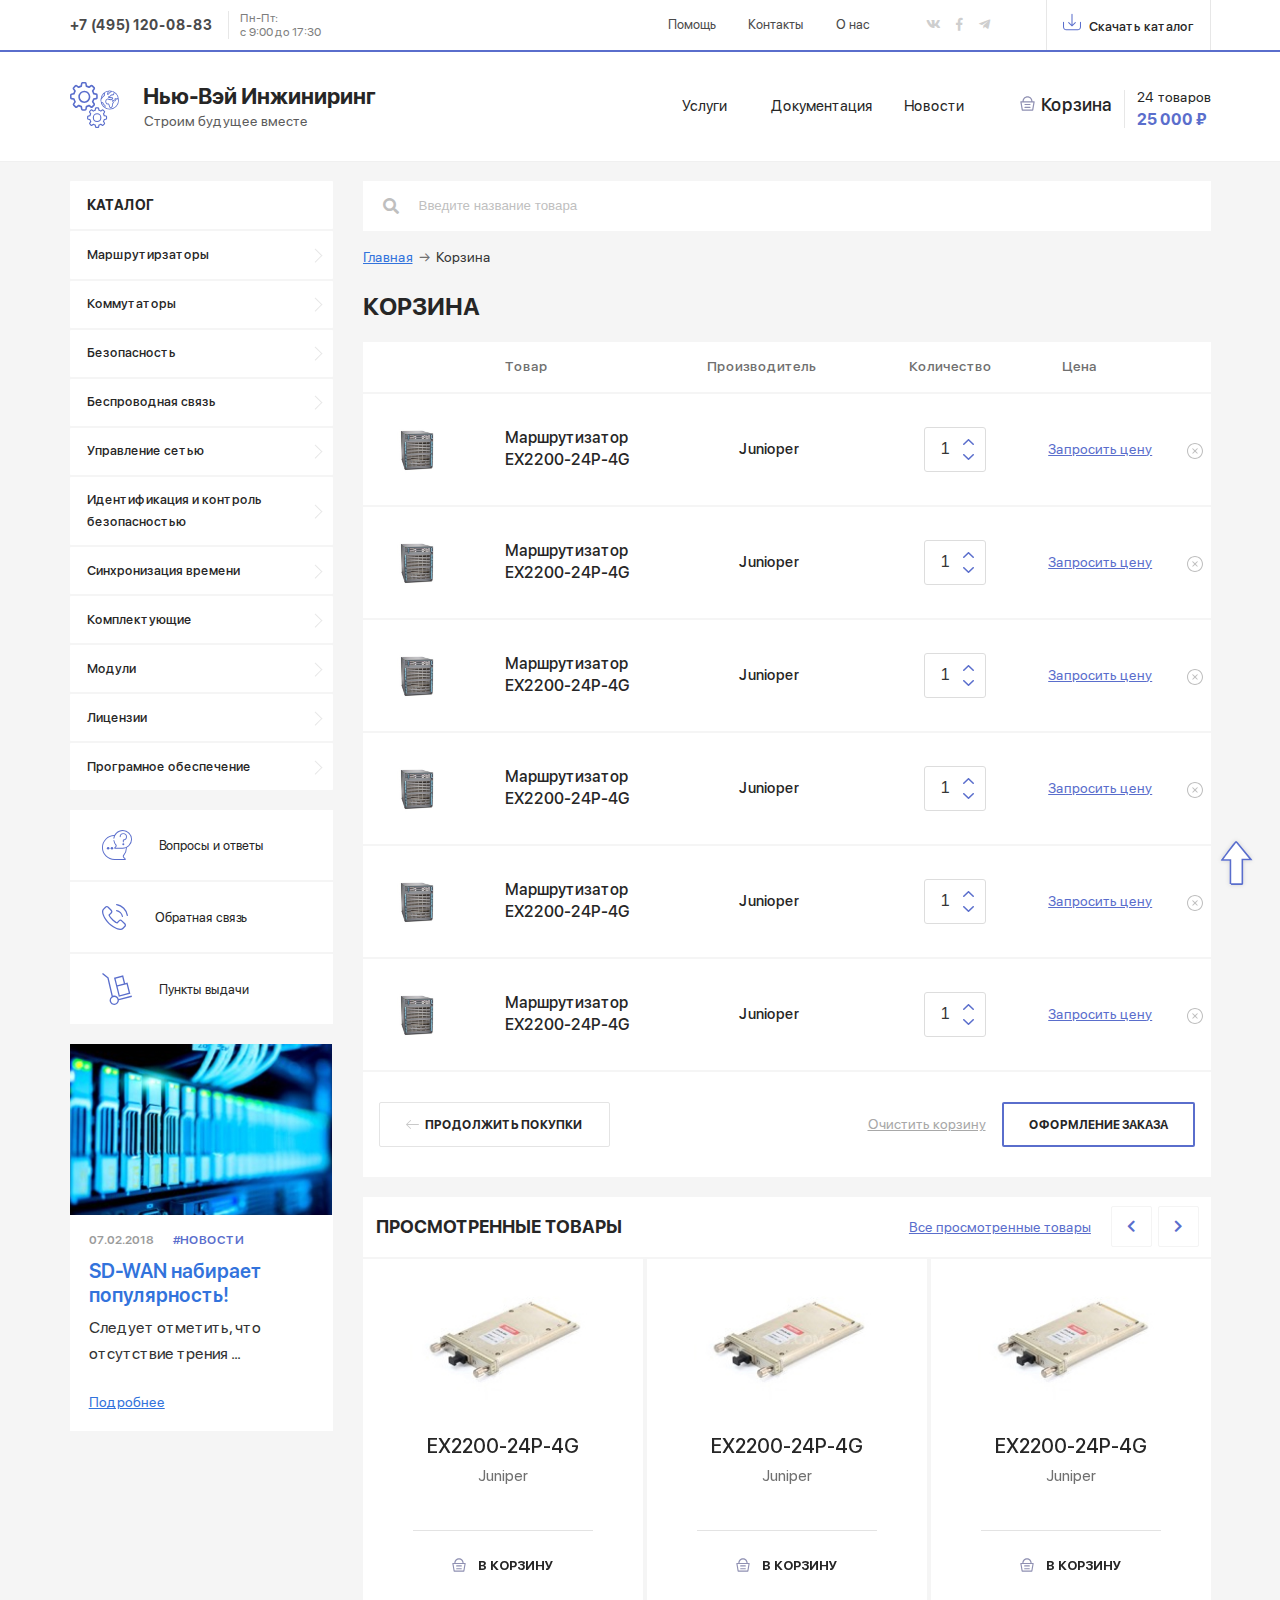
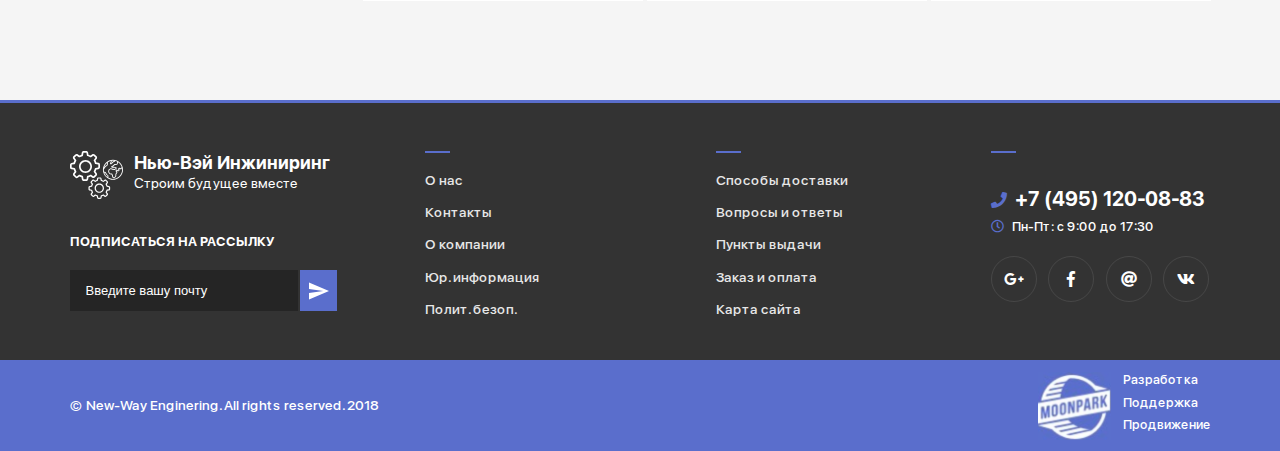
<file: cart.html>
<!DOCTYPE html>
<html lang="ru">
  <head>
    <meta charset="utf-8">
    <title>New Way Engineering</title>
    <meta name="description" content="">
    <meta http-equiv="X-UA-Compatible" content="IE=edge">
    <meta name="viewport" content="width=device-width, initial-scale=1, maximum-scale=1">
    <meta property="og:image" content="path/to/image.jpg">
    <link rel="shortcut icon" href="img/favicon/favicon.ico" type="image/x-icon">
    <link rel="apple-touch-icon" href="img/favicon/apple-touch-icon.png">
    <link rel="apple-touch-icon" sizes="72x72" href="img/favicon/apple-touch-icon-72x72.png">
    <link rel="apple-touch-icon" sizes="114x114" href="img/favicon/apple-touch-icon-114x114.png">
    <!-- Chrome, Firefox OS and Opera-->
    <meta name="theme-color" content="#000">
    <!-- Windows Phone-->
    <meta name="msapplication-navbutton-color" content="#000">
    <!-- iOS Safari-->
    <meta name="apple-mobile-web-app-status-bar-style" content="#000">
    <link rel="stylesheet" href="css/main.min.css">
  </head>
  <body>
    <div role="navigation" aria-label="main navigation" class="navbar is-transparent is-hidden-tablet">
      <div class="container">
        <div class="navbar-brand"><a href="tel:+74995556665" class="navbar-item navbar-phone">+7 (495) 120-08-83</a>
          <div class="navbar-social-bar"><a href="#" class="navbar-item navbar-social"><i class="fab fa-vk"></i></a><a href="#" class="navbar-item navbar-social"><i class="fab fa-facebook-f"></i></a><a href="#" class="navbar-item navbar-social"><i class="fab fa-telegram-plane"></i></a></div><a role="button" data-target="navMenu" aria-label="menu" aria-expanded="false" class="navbar-burger"><span aria-hidden="true"></span><span aria-hidden="true"></span><span aria-hidden="true"></span></a>
        </div>
        <div id="navMenu" class="navbar-menu">
          <div class="navbar-start"><a href="#" class="navbar-item">Помощь</a><a href="#" class="navbar-item">Контакты</a><a href="#" class="navbar-item">О нас</a></div>
        </div>
      </div>
    </div>
    <div class="navbar-tablet is-hidden-mobile">
      <div class="container">
        <div class="navbar-tablet-content"><a href="tel:+74995556665" class="navbar-item navbar-phone">+7 (495) 120-08-83</a>
          <p class="navbar-tablet-worktime"> <span>Пн-Пт:</span><span>с 9:00 до 17:30</span></p>
          <div class="navbar-tablet-menu"><a href="#" class="navbar-item">Помощь</a><a href="#" class="navbar-item">Контакты</a><a href="#" class="navbar-item">О нас</a></div>
          <div class="navbar-social-bar"><a href="#" class="navbar-item navbar-social"><i class="fab fa-vk"></i></a><a href="#" class="navbar-item navbar-social"><i class="fab fa-facebook-f"></i></a><a href="#" class="navbar-item navbar-social"><i class="fab fa-telegram-plane"></i></a></div><a class="navbar-tablet-dwnld">
            <svg version="1.1" xmlns="http://www.w3.org/2000/svg" xmlns:xlink="http://www.w3.org/1999/xlink" x="0px" y="0px" viewbox="0 0 471.2 471.2" xml:space="preserve">
              <g>
                <g>
                  <path d="M457.7,230.15c-7.5,0-13.5,6-13.5,13.5v122.8c0,33.4-27.2,60.5-60.5,60.5H87.5c-33.4,0-60.5-27.2-60.5-60.5v-124.8              c0-7.5-6-13.5-13.5-13.5s-13.5,6-13.5,13.5v124.8c0,48.3,39.3,87.5,87.5,87.5h296.2c48.3,0,87.5-39.3,87.5-87.5v-122.8              C471.2,236.25,465.2,230.15,457.7,230.15z"></path>
                  <path d="M226.1,346.75c2.6,2.6,6.1,4,9.5,4s6.9-1.3,9.5-4l85.8-85.8c5.3-5.3,5.3-13.8,0-19.1c-5.3-5.3-13.8-5.3-19.1,0l-62.7,62.8              V30.75c0-7.5-6-13.5-13.5-13.5s-13.5,6-13.5,13.5v273.9l-62.8-62.8c-5.3-5.3-13.8-5.3-19.1,0c-5.3,5.3-5.3,13.8,0,19.1              L226.1,346.75z"></path>
                </g>
              </g>
              <g></g>
              <g></g>
              <g></g>
              <g></g>
              <g></g>
              <g></g>
              <g></g>
              <g></g>
              <g></g>
              <g></g>
              <g></g>
              <g></g>
              <g></g>
              <g></g>
              <g></g>
            </svg>Скачать каталог</a>
        </div>
      </div>
    </div>
    <div class="header">
      <div class="container">
        <div class="header-wrapper">
          <div class="header-logo"><a href="/"><span class="img"><img src="./img/Logo icon.svg" alt="alt" class="img-responsive"></span><b>Нью-Вэй Инжиниринг</b><span class="subtext">Строим будущее вместе</span></a></div>
          <div class="header-menu">
            <ul class="header-menu-list">
              <li class="header-menu-item"><a href="#">Услуги</a></li>
              <li class="header-menu-item"><a href="#">Документация</a></li>
              <li class="header-menu-item"><a href="#">Новости</a></li>
            </ul>
          </div>
          <div class="header-cart-mobile is-hidden-tablet"><a href="#">
              <svg version="1.1" xmlns="http://www.w3.org/2000/svg" viewbox="0 0 512 512" xmlns:xlink="http://www.w3.org/1999/xlink" enable-background="new 0 0 512 512">
                <g>
                  <g>
                    <path d="M480.6,179.6h-54C425.5,86.4,349.4,11,256,11S86.5,86.4,85.5,179.6h-54c-19.1,1.5-21.1,17.9-20.1,23.8L59,484    c1.7,9.8,10.2,17,20.1,17h353.8c10,0,18.5-7.2,20.1-17l47.7-280.6C501.7,197.5,499.3,181,480.6,179.6z M256,51.8    c70.9,0,128.6,57.1,129.7,127.7H126.3C127.4,108.9,185.1,51.8,256,51.8z M415.7,460.2H96.4L55.6,220.4h400.8L415.7,460.2z"></path>
                    <path d="m170.9,309.7h170.1c11.3,0 20.4-9.1 20.4-20.4s-9.1-20.4-20.4-20.4h-170.1c-11.3,0-20.4,9.1-20.4,20.4s9.2,20.4 20.4,20.4z"></path>
                    <path d="m170.9,411.7h170.1c11.3,0 20.4-9.1 20.4-20.4 0-11.3-9.1-20.4-20.4-20.4h-170.1c-11.3,0-20.4,9.1-20.4,20.4 0,11.3 9.2,20.4 20.4,20.4z"></path>
                  </g>
                </g>
              </svg><span class="badge">6</span></a></div>
          <div class="header-cart-tablet-link is-hidden-mobile"><a href="#">
              <svg version="1.1" xmlns="http://www.w3.org/2000/svg" viewbox="0 0 512 512" xmlns:xlink="http://www.w3.org/1999/xlink" enable-background="new 0 0 512 512">
                <g>
                  <g>
                    <path d="M480.6,179.6h-54C425.5,86.4,349.4,11,256,11S86.5,86.4,85.5,179.6h-54c-19.1,1.5-21.1,17.9-20.1,23.8L59,484    c1.7,9.8,10.2,17,20.1,17h353.8c10,0,18.5-7.2,20.1-17l47.7-280.6C501.7,197.5,499.3,181,480.6,179.6z M256,51.8    c70.9,0,128.6,57.1,129.7,127.7H126.3C127.4,108.9,185.1,51.8,256,51.8z M415.7,460.2H96.4L55.6,220.4h400.8L415.7,460.2z"></path>
                    <path d="m170.9,309.7h170.1c11.3,0 20.4-9.1 20.4-20.4s-9.1-20.4-20.4-20.4h-170.1c-11.3,0-20.4,9.1-20.4,20.4s9.2,20.4 20.4,20.4z"></path>
                    <path d="m170.9,411.7h170.1c11.3,0 20.4-9.1 20.4-20.4 0-11.3-9.1-20.4-20.4-20.4h-170.1c-11.3,0-20.4,9.1-20.4,20.4 0,11.3 9.2,20.4 20.4,20.4z"></path>
                  </g>
                </g>
              </svg>Корзина</a></div>
          <div class="header-cart-tablet-badge is-hidden-mobile">
            <p class="qtty"><span>24</span> товаров</p>
            <p class="price">25 000<span> ₽</span></p>
          </div>
        </div>
      </div>
    </div>
    <div class="page-content">
      <div class="container">
        <div class="page-content-main is-flex-widescreen">
          <div class="sidebar">
            <div class="sidebar-mobile is-hidden-widescreen">
              <div class="container">
                <form action="#" class="sidebar-mobile-form">
                  <div tabindex="0" class="nice-select sidebar-mobile-select"><span class="current">Каталог</span>
                    <ul class="list">
                      <li data-value="Каталог" data-display="Каталог" class="option selected focus">Каталог</li>
                      <li data-value="1" class="option"> <a href="/category.html">Маршрутизаторы </a></li>
                      <li data-value="2" class="option"> <a href="#">Коммутаторы</a></li>
                      <li data-value="3" class="option"> <a href="#">Безопасность</a></li>
                      <li data-value="4" class="option"> <a href="#">Беспроводная связь</a></li>
                      <li data-value="5" class="option"> <a href="#">Управление сетью</a></li>
                      <li data-value="6" class="option"> <a href="#">Идентификация и контроль безопасностью</a></li>
                      <li data-value="7" class="option"> <a href="#">Синхронизация времени</a></li>
                      <li data-value="8" class="option"> <a href="#">Комплектующие</a></li>
                      <li data-value="9" class="option"> <a href="#">Модули</a></li>
                      <li data-value="10" class="option"><a href="#">Лицензии</a></li>
                      <li data-value="11" class="option"><a href="#">Програмное обеспечение</a></li>
                    </ul>
                  </div>
                  <div class="sidebar-mobile-input"><i class="fas fa-search"></i>
                    <input type="text" placeholder="Поиск">
                  </div>
                </form>
              </div>
            </div>
            <div class="sidebar-widescreen is-hidden-touch is-hidden-desktop-only">
              <ul class="accordion sidebar-widescreen-accordion">
                <li>
                  <div class="toggle accordion-title">Каталог</div>
                </li>
                <li><a href="#" class="toggle">Маршрутирзаторы</a>
                  <ul class="inner">
                    <li> <a href="#" class="toggle">Подкатегория</a>
                      <ul class="inner">
                        <li> <a href="#">Option 1</a></li>
                        <li> <a href="#">Option 2</a></li>
                        <li> <a href="#">Option 3</a></li>
                      </ul>
                    </li>
                    <li> <a href="#">Option 2</a></li>
                    <li> <a href="#">Option 3</a></li>
                  </ul>
                </li>
                <li><a href="#" class="toggle">Коммутаторы</a>
                  <ul class="inner">
                    <li> <a href="#">Option 1</a></li>
                    <li> <a href="#">Option 2</a></li>
                    <li> <a href="#">Option 3</a></li>
                  </ul>
                </li>
                <li><a href="#" class="toggle">Безопасность</a>
                  <ul class="inner">
                    <li> <a href="#">Option 1</a></li>
                    <li> <a href="#">Option 2</a></li>
                    <li> <a href="#">Option 3</a></li>
                  </ul>
                </li>
                <li><a href="#" class="toggle">Беспроводная связь</a>
                  <ul class="inner">
                    <li> <a href="#">Option 1</a></li>
                    <li> <a href="#">Option 2</a></li>
                    <li> <a href="#">Option 3</a></li>
                  </ul>
                </li>
                <li><a href="#" class="toggle">Управление сетью</a>
                  <ul class="inner">
                    <li> <a href="#">Option 1</a></li>
                    <li> <a href="#">Option 2</a></li>
                    <li> <a href="#">Option 3</a></li>
                  </ul>
                </li>
                <li><a href="#" class="toggle">Идентификация и контроль безопасностью</a>
                  <ul class="inner">
                    <li> <a href="#">Option 1</a></li>
                    <li> <a href="#">Option 2</a></li>
                    <li> <a href="#">Option 3</a></li>
                  </ul>
                </li>
                <li><a href="#" class="toggle">Синхронизация времени</a>
                  <ul class="inner">
                    <li> <a href="#">Option 1</a></li>
                    <li> <a href="#">Option 2</a></li>
                    <li> <a href="#">Option 3</a></li>
                  </ul>
                </li>
                <li><a href="#" class="toggle">Комплектующие</a>
                  <ul class="inner">
                    <li> <a href="#">Option 1</a></li>
                    <li> <a href="#">Option 2</a></li>
                    <li> <a href="#">Option 3</a></li>
                  </ul>
                </li>
                <li><a href="#" class="toggle">Модули</a>
                  <ul class="inner">
                    <li> <a href="#">Option 1</a></li>
                    <li> <a href="#">Option 2</a></li>
                    <li> <a href="#">Option 3</a></li>
                  </ul>
                </li>
                <li><a href="#" class="toggle">Лицензии</a>
                  <ul class="inner">
                    <li> <a href="#">Option 1</a></li>
                    <li> <a href="#">Option 2</a></li>
                    <li> <a href="#">Option 3</a></li>
                  </ul>
                </li>
                <li><a href="#" class="toggle">Програмное обеспечение</a>
                  <ul class="inner">
                    <li> <a href="#">Option 1</a></li>
                    <li> <a href="#">Option 2</a></li>
                    <li> <a href="#">Option 3</a></li>
                  </ul>
                </li>
              </ul>
              <ul class="sidebar-widescreen-menu">
                <li><a href="#" class="sidebar-widescreen-menu-item">
                    <div class="img"><img src="./img/question.svg" alt="alt queastion" class="img-responsive"></div><span>Вопросы и ответы</span></a></li>
                <li><a href="#" class="sidebar-widescreen-menu-item">
                    <div class="img"><img src="./img/003-telephone.svg" alt="alt back" class="img-responsive"></div><span>Обратная связь</span></a></li>
                <li><a href="#" class="sidebar-widescreen-menu-item">
                    <div class="img"><img src="./img/trolley.svg" alt="alt delivery" class="img-responsive"></div><span>Пункты выдачи</span></a></li>
              </ul>
              <div class="sidebar-widescreen-news"><a href="#" class="sidebar-widescreen-news-img"><img src="./img/news.jpg" alt="alt news" class="img-responsive"></a>
                <div class="sidebar-widescreen-news-content">
                  <div class="sidebar-widescreen-news-header">
                    <p class="sidebar-widescreen-news-date">07.02.2018</p><a href="#" class="sidebar-widescreen-news-tag">#Новости</a>
                  </div>
                  <h3 class="sidebar-widescreen-news-title"><a href="#">SD-WAN набирает популярность!</a></h3>
                  <p class="sidebar-widescreen-news-excerpt">Следует отметить, что отсутствие трения ...</p><a href="#" class="sidebar-widescreen-news-link">Подробнее</a>
                </div>
              </div>
            </div>
          </div>
          <div class="page-content-body">
            <form action="#" class="widescreen-search is-hidden-touch is-hidden-desktop-only">
              <div class="widescreen-search-input"><i class="fas fa-search"></i>
                <input type="text" placeholder="Введите название товара">
              </div>
            </form>
            <nav aria-label="breadcrumbs" class="breadcrumb has-arrow-separator">
              <ul>
                <li><a href="#">Главная</a></li>
                <li class="is-active"><a href="#" aria-current="page">Корзина</a></li>
              </ul>
            </nav>
            <div class="page-cart">
              <h1 class="page-title">Корзина</h1>
              <div class="cart">
                <div class="cart-wrapper">
                  <div class="cart-item-header is-hidden-mobile">
                    <div class="cart-item-header-img"></div>
                    <div class="cart-item-header-row">
                      <h3 class="cart-item-header-title product">Товар</h3>
                      <h3 class="cart-item-header-title manufacturer">Производитель</h3>
                      <h3 class="cart-item-header-title qty">Количество</h3>
                      <h3 class="cart-item-header-title price">Цена</h3>
                    </div>
                  </div>
                  <div class="cart-item">
                    <div style="background-image: url('./img/product-3.jpg');" class="cart-item-img"></div>
                    <div class="cart-item-content">
                      <h3 class="cart-item-title"><a href="#">Маршрутизатор EX2200-24P-4G</a></h3><a href="#" class="cart-item-manufacturer">Junioper</a>
                      <div class="qty-counter"><span class="label is-hidden-tablet">Количество: </span>
                        <div class="qty-counter-input">
                          <input type="text" value="1" class="input input-with-counter"><span class="qty-counter-step step-plus is-hidden-mobile">
                            <svg width="11px" height="6px" viewbox="0 0 11 6" version="1.1" xmlns="http://www.w3.org/2000/svg" xmlns:xlink="http://www.w3.org/1999/xlink">
                              <!-- Generator: sketchtool 49.1 (51147) - http://www.bohemiancoding.com/sketch-->
                              <title>16085968-482A-4B57-96D6-937B2414BE77</title>
                              <desc>Created with sketchtool.</desc>
                              <defs></defs>
                              <g id="Production" stroke="none" stroke-width="1" fill="none" fill-rule="evenodd">
                                <g id="ProductCard_Description_01" transform="translate(-809.000000, -593.000000)" fill="#5A6ECC">
                                  <g id="Group-2" transform="translate(442.000000, 344.000000)">
                                    <g id="Количество" transform="translate(237.000000, 236.000000)">
                                      <g id="UI/Регистрация-Component" transform="translate(92.000000, 0.000000)">
                                        <path id="Fill-1-Copy" d="M46.2844412,16.5445435 L41.7584106,21.2744192 C41.4698826,21.5751936 41.0029853,21.5751936 40.7153385,21.2744192 C40.4282205,20.9736448 40.4282205,20.4857382 40.7153385,20.185148 L44.7201855,15.9999079 L40.7160435,11.8154046 C40.4282205,11.5146302 40.4282205,11.0269078 40.7160435,10.7261334 C41.0036903,10.4246222 41.4705876,10.4246222 41.7584106,10.7261334 L46.2844412,15.456009 C46.4284408,15.6063042 46.5,15.8028298 46.5,15.9999079 C46.5,16.1969861 46.4284408,16.3949851 46.2844412,16.5445435 Z" transform="translate(43.500000, 16.000000) rotate(-90.000000) translate(-43.500000, -16.000000) "></path>
                                      </g>
                                    </g>
                                  </g>
                                </g>
                              </g>
                            </svg></span><span class="qty-counter-step step-minus is-hidden-mobile">
                            <svg width="11px" height="6px" viewbox="0 0 11 6" version="1.1" xmlns="http://www.w3.org/2000/svg" xmlns:xlink="http://www.w3.org/1999/xlink">
                              <!-- Generator: sketchtool 49.1 (51147) - http://www.bohemiancoding.com/sketch-->
                              <title>16085968-482A-4B57-96D6-937B2414BE77</title>
                              <desc>Created with sketchtool.</desc>
                              <defs></defs>
                              <g id="Production" stroke="none" stroke-width="1" fill="none" fill-rule="evenodd">
                                <g id="ProductCard_Description_01" transform="translate(-809.000000, -593.000000)" fill="#5A6ECC">
                                  <g id="Group-2" transform="translate(442.000000, 344.000000)">
                                    <g id="Количество" transform="translate(237.000000, 236.000000)">
                                      <g id="UI/Регистрация-Component" transform="translate(92.000000, 0.000000)">
                                        <path id="Fill-1-Copy" d="M46.2844412,16.5445435 L41.7584106,21.2744192 C41.4698826,21.5751936 41.0029853,21.5751936 40.7153385,21.2744192 C40.4282205,20.9736448 40.4282205,20.4857382 40.7153385,20.185148 L44.7201855,15.9999079 L40.7160435,11.8154046 C40.4282205,11.5146302 40.4282205,11.0269078 40.7160435,10.7261334 C41.0036903,10.4246222 41.4705876,10.4246222 41.7584106,10.7261334 L46.2844412,15.456009 C46.4284408,15.6063042 46.5,15.8028298 46.5,15.9999079 C46.5,16.1969861 46.4284408,16.3949851 46.2844412,16.5445435 Z" transform="translate(43.500000, 16.000000) rotate(-90.000000) translate(-43.500000, -16.000000) "></path>
                                      </g>
                                    </g>
                                  </g>
                                </g>
                              </g>
                            </svg></span>
                        </div>
                      </div><a href="#" class="ask-price">Запросить цену</a><a href="#" class="delete-button">
                        <svg width="16px" height="16px" viewbox="0 0 16 16" version="1.1" xmlns="http://www.w3.org/2000/svg" xmlns:xlink="http://www.w3.org/1999/xlink">
                          <!-- Generator: sketchtool 49.1 (51147) - http://www.bohemiancoding.com/sketch-->
                          <title>0BE0C369-FEF0-4E37-BB48-531CC3B28EC5</title>
                          <desc>Created with sketchtool.</desc>
                          <defs></defs>
                          <g id="Production" stroke="none" stroke-width="1" fill="none" fill-rule="evenodd">
                            <g id="ShoppingBag_01" transform="translate(-1256.000000, -549.000000)" fill="#BFBFBF" fill-rule="nonzero">
                              <g id="Список-товаров" transform="translate(442.000000, 344.000000)">
                                <g id="товар-2" transform="translate(0.000000, 160.000000)">
                                  <g id="dustbin-copy" transform="translate(814.000000, 45.000000)">
                                    <g id="dustbin">
                                      <g id="round-delete-button">
                                        <path id="Shape" d="M7.99968,0 C3.58868,0 0,3.5888 0,8 C0,12.4112 3.58868,16 7.99968,16 C12.41092,16 16,12.4112 16,8 C16,3.5888 12.41092,0 7.99968,0 Z M7.99968,14.9508 C4.16712,14.9508 1.0492,11.83264 1.0492,8 C1.0492,4.16732 4.16708,1.04924 7.99968,1.04924 C11.83256,1.04924 14.95072,4.16736 14.95072,8 C14.95076,11.83264 11.83256,14.9508 7.99968,14.9508 Z"></path>
                                        <path id="Shape" d="M10.61892,5.38116 C10.414,5.17624 10.08204,5.17624 9.87712,5.38116 L8,7.25816 L6.12288,5.38116 C5.91796,5.17624 5.58592,5.17624 5.381,5.38116 C5.17608,5.58596 5.17608,5.9182 5.381,6.123 L7.25788,8 L5.38076,9.87704 C5.17584,10.0818 5.17584,10.41392 5.38076,10.61892 C5.4832,10.7214 5.61748,10.7726 5.75168,10.7726 C5.88588,10.7726 6.02012,10.7214 6.12252,10.61892 L8,8.74172 L9.87712,10.619 C9.9796,10.72148 10.11376,10.77268 10.24796,10.77268 C10.38212,10.77268 10.5164,10.72152 10.61884,10.619 C10.82376,10.41424 10.82376,10.08196 10.61884,9.8772 L8.7418,8 L10.61892,6.123 C10.82384,5.9182 10.82384,5.58608 10.61892,5.38116 Z"></path>
                                      </g>
                                    </g>
                                  </g>
                                </g>
                              </g>
                            </g>
                          </g>
                        </svg></a>
                    </div>
                  </div>
                  <div class="cart-item">
                    <div style="background-image: url('./img/product-3.jpg');" class="cart-item-img"></div>
                    <div class="cart-item-content">
                      <h3 class="cart-item-title"><a href="#">Маршрутизатор EX2200-24P-4G</a></h3><a href="#" class="cart-item-manufacturer">Junioper</a>
                      <div class="qty-counter"><span class="label is-hidden-tablet">Количество: </span>
                        <div class="qty-counter-input">
                          <input type="text" value="1" class="input input-with-counter"><span class="qty-counter-step step-plus is-hidden-mobile">
                            <svg width="11px" height="6px" viewbox="0 0 11 6" version="1.1" xmlns="http://www.w3.org/2000/svg" xmlns:xlink="http://www.w3.org/1999/xlink">
                              <!-- Generator: sketchtool 49.1 (51147) - http://www.bohemiancoding.com/sketch-->
                              <title>16085968-482A-4B57-96D6-937B2414BE77</title>
                              <desc>Created with sketchtool.</desc>
                              <defs></defs>
                              <g id="Production" stroke="none" stroke-width="1" fill="none" fill-rule="evenodd">
                                <g id="ProductCard_Description_01" transform="translate(-809.000000, -593.000000)" fill="#5A6ECC">
                                  <g id="Group-2" transform="translate(442.000000, 344.000000)">
                                    <g id="Количество" transform="translate(237.000000, 236.000000)">
                                      <g id="UI/Регистрация-Component" transform="translate(92.000000, 0.000000)">
                                        <path id="Fill-1-Copy" d="M46.2844412,16.5445435 L41.7584106,21.2744192 C41.4698826,21.5751936 41.0029853,21.5751936 40.7153385,21.2744192 C40.4282205,20.9736448 40.4282205,20.4857382 40.7153385,20.185148 L44.7201855,15.9999079 L40.7160435,11.8154046 C40.4282205,11.5146302 40.4282205,11.0269078 40.7160435,10.7261334 C41.0036903,10.4246222 41.4705876,10.4246222 41.7584106,10.7261334 L46.2844412,15.456009 C46.4284408,15.6063042 46.5,15.8028298 46.5,15.9999079 C46.5,16.1969861 46.4284408,16.3949851 46.2844412,16.5445435 Z" transform="translate(43.500000, 16.000000) rotate(-90.000000) translate(-43.500000, -16.000000) "></path>
                                      </g>
                                    </g>
                                  </g>
                                </g>
                              </g>
                            </svg></span><span class="qty-counter-step step-minus is-hidden-mobile">
                            <svg width="11px" height="6px" viewbox="0 0 11 6" version="1.1" xmlns="http://www.w3.org/2000/svg" xmlns:xlink="http://www.w3.org/1999/xlink">
                              <!-- Generator: sketchtool 49.1 (51147) - http://www.bohemiancoding.com/sketch-->
                              <title>16085968-482A-4B57-96D6-937B2414BE77</title>
                              <desc>Created with sketchtool.</desc>
                              <defs></defs>
                              <g id="Production" stroke="none" stroke-width="1" fill="none" fill-rule="evenodd">
                                <g id="ProductCard_Description_01" transform="translate(-809.000000, -593.000000)" fill="#5A6ECC">
                                  <g id="Group-2" transform="translate(442.000000, 344.000000)">
                                    <g id="Количество" transform="translate(237.000000, 236.000000)">
                                      <g id="UI/Регистрация-Component" transform="translate(92.000000, 0.000000)">
                                        <path id="Fill-1-Copy" d="M46.2844412,16.5445435 L41.7584106,21.2744192 C41.4698826,21.5751936 41.0029853,21.5751936 40.7153385,21.2744192 C40.4282205,20.9736448 40.4282205,20.4857382 40.7153385,20.185148 L44.7201855,15.9999079 L40.7160435,11.8154046 C40.4282205,11.5146302 40.4282205,11.0269078 40.7160435,10.7261334 C41.0036903,10.4246222 41.4705876,10.4246222 41.7584106,10.7261334 L46.2844412,15.456009 C46.4284408,15.6063042 46.5,15.8028298 46.5,15.9999079 C46.5,16.1969861 46.4284408,16.3949851 46.2844412,16.5445435 Z" transform="translate(43.500000, 16.000000) rotate(-90.000000) translate(-43.500000, -16.000000) "></path>
                                      </g>
                                    </g>
                                  </g>
                                </g>
                              </g>
                            </svg></span>
                        </div>
                      </div><a href="#" class="ask-price">Запросить цену</a><a href="#" class="delete-button">
                        <svg width="16px" height="16px" viewbox="0 0 16 16" version="1.1" xmlns="http://www.w3.org/2000/svg" xmlns:xlink="http://www.w3.org/1999/xlink">
                          <!-- Generator: sketchtool 49.1 (51147) - http://www.bohemiancoding.com/sketch-->
                          <title>0BE0C369-FEF0-4E37-BB48-531CC3B28EC5</title>
                          <desc>Created with sketchtool.</desc>
                          <defs></defs>
                          <g id="Production" stroke="none" stroke-width="1" fill="none" fill-rule="evenodd">
                            <g id="ShoppingBag_01" transform="translate(-1256.000000, -549.000000)" fill="#BFBFBF" fill-rule="nonzero">
                              <g id="Список-товаров" transform="translate(442.000000, 344.000000)">
                                <g id="товар-2" transform="translate(0.000000, 160.000000)">
                                  <g id="dustbin-copy" transform="translate(814.000000, 45.000000)">
                                    <g id="dustbin">
                                      <g id="round-delete-button">
                                        <path id="Shape" d="M7.99968,0 C3.58868,0 0,3.5888 0,8 C0,12.4112 3.58868,16 7.99968,16 C12.41092,16 16,12.4112 16,8 C16,3.5888 12.41092,0 7.99968,0 Z M7.99968,14.9508 C4.16712,14.9508 1.0492,11.83264 1.0492,8 C1.0492,4.16732 4.16708,1.04924 7.99968,1.04924 C11.83256,1.04924 14.95072,4.16736 14.95072,8 C14.95076,11.83264 11.83256,14.9508 7.99968,14.9508 Z"></path>
                                        <path id="Shape" d="M10.61892,5.38116 C10.414,5.17624 10.08204,5.17624 9.87712,5.38116 L8,7.25816 L6.12288,5.38116 C5.91796,5.17624 5.58592,5.17624 5.381,5.38116 C5.17608,5.58596 5.17608,5.9182 5.381,6.123 L7.25788,8 L5.38076,9.87704 C5.17584,10.0818 5.17584,10.41392 5.38076,10.61892 C5.4832,10.7214 5.61748,10.7726 5.75168,10.7726 C5.88588,10.7726 6.02012,10.7214 6.12252,10.61892 L8,8.74172 L9.87712,10.619 C9.9796,10.72148 10.11376,10.77268 10.24796,10.77268 C10.38212,10.77268 10.5164,10.72152 10.61884,10.619 C10.82376,10.41424 10.82376,10.08196 10.61884,9.8772 L8.7418,8 L10.61892,6.123 C10.82384,5.9182 10.82384,5.58608 10.61892,5.38116 Z"></path>
                                      </g>
                                    </g>
                                  </g>
                                </g>
                              </g>
                            </g>
                          </g>
                        </svg></a>
                    </div>
                  </div>
                  <div class="cart-item">
                    <div style="background-image: url('./img/product-3.jpg');" class="cart-item-img"></div>
                    <div class="cart-item-content">
                      <h3 class="cart-item-title"><a href="#">Маршрутизатор EX2200-24P-4G</a></h3><a href="#" class="cart-item-manufacturer">Junioper</a>
                      <div class="qty-counter"><span class="label is-hidden-tablet">Количество: </span>
                        <div class="qty-counter-input">
                          <input type="text" value="1" class="input input-with-counter"><span class="qty-counter-step step-plus is-hidden-mobile">
                            <svg width="11px" height="6px" viewbox="0 0 11 6" version="1.1" xmlns="http://www.w3.org/2000/svg" xmlns:xlink="http://www.w3.org/1999/xlink">
                              <!-- Generator: sketchtool 49.1 (51147) - http://www.bohemiancoding.com/sketch-->
                              <title>16085968-482A-4B57-96D6-937B2414BE77</title>
                              <desc>Created with sketchtool.</desc>
                              <defs></defs>
                              <g id="Production" stroke="none" stroke-width="1" fill="none" fill-rule="evenodd">
                                <g id="ProductCard_Description_01" transform="translate(-809.000000, -593.000000)" fill="#5A6ECC">
                                  <g id="Group-2" transform="translate(442.000000, 344.000000)">
                                    <g id="Количество" transform="translate(237.000000, 236.000000)">
                                      <g id="UI/Регистрация-Component" transform="translate(92.000000, 0.000000)">
                                        <path id="Fill-1-Copy" d="M46.2844412,16.5445435 L41.7584106,21.2744192 C41.4698826,21.5751936 41.0029853,21.5751936 40.7153385,21.2744192 C40.4282205,20.9736448 40.4282205,20.4857382 40.7153385,20.185148 L44.7201855,15.9999079 L40.7160435,11.8154046 C40.4282205,11.5146302 40.4282205,11.0269078 40.7160435,10.7261334 C41.0036903,10.4246222 41.4705876,10.4246222 41.7584106,10.7261334 L46.2844412,15.456009 C46.4284408,15.6063042 46.5,15.8028298 46.5,15.9999079 C46.5,16.1969861 46.4284408,16.3949851 46.2844412,16.5445435 Z" transform="translate(43.500000, 16.000000) rotate(-90.000000) translate(-43.500000, -16.000000) "></path>
                                      </g>
                                    </g>
                                  </g>
                                </g>
                              </g>
                            </svg></span><span class="qty-counter-step step-minus is-hidden-mobile">
                            <svg width="11px" height="6px" viewbox="0 0 11 6" version="1.1" xmlns="http://www.w3.org/2000/svg" xmlns:xlink="http://www.w3.org/1999/xlink">
                              <!-- Generator: sketchtool 49.1 (51147) - http://www.bohemiancoding.com/sketch-->
                              <title>16085968-482A-4B57-96D6-937B2414BE77</title>
                              <desc>Created with sketchtool.</desc>
                              <defs></defs>
                              <g id="Production" stroke="none" stroke-width="1" fill="none" fill-rule="evenodd">
                                <g id="ProductCard_Description_01" transform="translate(-809.000000, -593.000000)" fill="#5A6ECC">
                                  <g id="Group-2" transform="translate(442.000000, 344.000000)">
                                    <g id="Количество" transform="translate(237.000000, 236.000000)">
                                      <g id="UI/Регистрация-Component" transform="translate(92.000000, 0.000000)">
                                        <path id="Fill-1-Copy" d="M46.2844412,16.5445435 L41.7584106,21.2744192 C41.4698826,21.5751936 41.0029853,21.5751936 40.7153385,21.2744192 C40.4282205,20.9736448 40.4282205,20.4857382 40.7153385,20.185148 L44.7201855,15.9999079 L40.7160435,11.8154046 C40.4282205,11.5146302 40.4282205,11.0269078 40.7160435,10.7261334 C41.0036903,10.4246222 41.4705876,10.4246222 41.7584106,10.7261334 L46.2844412,15.456009 C46.4284408,15.6063042 46.5,15.8028298 46.5,15.9999079 C46.5,16.1969861 46.4284408,16.3949851 46.2844412,16.5445435 Z" transform="translate(43.500000, 16.000000) rotate(-90.000000) translate(-43.500000, -16.000000) "></path>
                                      </g>
                                    </g>
                                  </g>
                                </g>
                              </g>
                            </svg></span>
                        </div>
                      </div><a href="#" class="ask-price">Запросить цену</a><a href="#" class="delete-button">
                        <svg width="16px" height="16px" viewbox="0 0 16 16" version="1.1" xmlns="http://www.w3.org/2000/svg" xmlns:xlink="http://www.w3.org/1999/xlink">
                          <!-- Generator: sketchtool 49.1 (51147) - http://www.bohemiancoding.com/sketch-->
                          <title>0BE0C369-FEF0-4E37-BB48-531CC3B28EC5</title>
                          <desc>Created with sketchtool.</desc>
                          <defs></defs>
                          <g id="Production" stroke="none" stroke-width="1" fill="none" fill-rule="evenodd">
                            <g id="ShoppingBag_01" transform="translate(-1256.000000, -549.000000)" fill="#BFBFBF" fill-rule="nonzero">
                              <g id="Список-товаров" transform="translate(442.000000, 344.000000)">
                                <g id="товар-2" transform="translate(0.000000, 160.000000)">
                                  <g id="dustbin-copy" transform="translate(814.000000, 45.000000)">
                                    <g id="dustbin">
                                      <g id="round-delete-button">
                                        <path id="Shape" d="M7.99968,0 C3.58868,0 0,3.5888 0,8 C0,12.4112 3.58868,16 7.99968,16 C12.41092,16 16,12.4112 16,8 C16,3.5888 12.41092,0 7.99968,0 Z M7.99968,14.9508 C4.16712,14.9508 1.0492,11.83264 1.0492,8 C1.0492,4.16732 4.16708,1.04924 7.99968,1.04924 C11.83256,1.04924 14.95072,4.16736 14.95072,8 C14.95076,11.83264 11.83256,14.9508 7.99968,14.9508 Z"></path>
                                        <path id="Shape" d="M10.61892,5.38116 C10.414,5.17624 10.08204,5.17624 9.87712,5.38116 L8,7.25816 L6.12288,5.38116 C5.91796,5.17624 5.58592,5.17624 5.381,5.38116 C5.17608,5.58596 5.17608,5.9182 5.381,6.123 L7.25788,8 L5.38076,9.87704 C5.17584,10.0818 5.17584,10.41392 5.38076,10.61892 C5.4832,10.7214 5.61748,10.7726 5.75168,10.7726 C5.88588,10.7726 6.02012,10.7214 6.12252,10.61892 L8,8.74172 L9.87712,10.619 C9.9796,10.72148 10.11376,10.77268 10.24796,10.77268 C10.38212,10.77268 10.5164,10.72152 10.61884,10.619 C10.82376,10.41424 10.82376,10.08196 10.61884,9.8772 L8.7418,8 L10.61892,6.123 C10.82384,5.9182 10.82384,5.58608 10.61892,5.38116 Z"></path>
                                      </g>
                                    </g>
                                  </g>
                                </g>
                              </g>
                            </g>
                          </g>
                        </svg></a>
                    </div>
                  </div>
                  <div class="cart-item">
                    <div style="background-image: url('./img/product-3.jpg');" class="cart-item-img"></div>
                    <div class="cart-item-content">
                      <h3 class="cart-item-title"><a href="#">Маршрутизатор EX2200-24P-4G</a></h3><a href="#" class="cart-item-manufacturer">Junioper</a>
                      <div class="qty-counter"><span class="label is-hidden-tablet">Количество: </span>
                        <div class="qty-counter-input">
                          <input type="text" value="1" class="input input-with-counter"><span class="qty-counter-step step-plus is-hidden-mobile">
                            <svg width="11px" height="6px" viewbox="0 0 11 6" version="1.1" xmlns="http://www.w3.org/2000/svg" xmlns:xlink="http://www.w3.org/1999/xlink">
                              <!-- Generator: sketchtool 49.1 (51147) - http://www.bohemiancoding.com/sketch-->
                              <title>16085968-482A-4B57-96D6-937B2414BE77</title>
                              <desc>Created with sketchtool.</desc>
                              <defs></defs>
                              <g id="Production" stroke="none" stroke-width="1" fill="none" fill-rule="evenodd">
                                <g id="ProductCard_Description_01" transform="translate(-809.000000, -593.000000)" fill="#5A6ECC">
                                  <g id="Group-2" transform="translate(442.000000, 344.000000)">
                                    <g id="Количество" transform="translate(237.000000, 236.000000)">
                                      <g id="UI/Регистрация-Component" transform="translate(92.000000, 0.000000)">
                                        <path id="Fill-1-Copy" d="M46.2844412,16.5445435 L41.7584106,21.2744192 C41.4698826,21.5751936 41.0029853,21.5751936 40.7153385,21.2744192 C40.4282205,20.9736448 40.4282205,20.4857382 40.7153385,20.185148 L44.7201855,15.9999079 L40.7160435,11.8154046 C40.4282205,11.5146302 40.4282205,11.0269078 40.7160435,10.7261334 C41.0036903,10.4246222 41.4705876,10.4246222 41.7584106,10.7261334 L46.2844412,15.456009 C46.4284408,15.6063042 46.5,15.8028298 46.5,15.9999079 C46.5,16.1969861 46.4284408,16.3949851 46.2844412,16.5445435 Z" transform="translate(43.500000, 16.000000) rotate(-90.000000) translate(-43.500000, -16.000000) "></path>
                                      </g>
                                    </g>
                                  </g>
                                </g>
                              </g>
                            </svg></span><span class="qty-counter-step step-minus is-hidden-mobile">
                            <svg width="11px" height="6px" viewbox="0 0 11 6" version="1.1" xmlns="http://www.w3.org/2000/svg" xmlns:xlink="http://www.w3.org/1999/xlink">
                              <!-- Generator: sketchtool 49.1 (51147) - http://www.bohemiancoding.com/sketch-->
                              <title>16085968-482A-4B57-96D6-937B2414BE77</title>
                              <desc>Created with sketchtool.</desc>
                              <defs></defs>
                              <g id="Production" stroke="none" stroke-width="1" fill="none" fill-rule="evenodd">
                                <g id="ProductCard_Description_01" transform="translate(-809.000000, -593.000000)" fill="#5A6ECC">
                                  <g id="Group-2" transform="translate(442.000000, 344.000000)">
                                    <g id="Количество" transform="translate(237.000000, 236.000000)">
                                      <g id="UI/Регистрация-Component" transform="translate(92.000000, 0.000000)">
                                        <path id="Fill-1-Copy" d="M46.2844412,16.5445435 L41.7584106,21.2744192 C41.4698826,21.5751936 41.0029853,21.5751936 40.7153385,21.2744192 C40.4282205,20.9736448 40.4282205,20.4857382 40.7153385,20.185148 L44.7201855,15.9999079 L40.7160435,11.8154046 C40.4282205,11.5146302 40.4282205,11.0269078 40.7160435,10.7261334 C41.0036903,10.4246222 41.4705876,10.4246222 41.7584106,10.7261334 L46.2844412,15.456009 C46.4284408,15.6063042 46.5,15.8028298 46.5,15.9999079 C46.5,16.1969861 46.4284408,16.3949851 46.2844412,16.5445435 Z" transform="translate(43.500000, 16.000000) rotate(-90.000000) translate(-43.500000, -16.000000) "></path>
                                      </g>
                                    </g>
                                  </g>
                                </g>
                              </g>
                            </svg></span>
                        </div>
                      </div><a href="#" class="ask-price">Запросить цену</a><a href="#" class="delete-button">
                        <svg width="16px" height="16px" viewbox="0 0 16 16" version="1.1" xmlns="http://www.w3.org/2000/svg" xmlns:xlink="http://www.w3.org/1999/xlink">
                          <!-- Generator: sketchtool 49.1 (51147) - http://www.bohemiancoding.com/sketch-->
                          <title>0BE0C369-FEF0-4E37-BB48-531CC3B28EC5</title>
                          <desc>Created with sketchtool.</desc>
                          <defs></defs>
                          <g id="Production" stroke="none" stroke-width="1" fill="none" fill-rule="evenodd">
                            <g id="ShoppingBag_01" transform="translate(-1256.000000, -549.000000)" fill="#BFBFBF" fill-rule="nonzero">
                              <g id="Список-товаров" transform="translate(442.000000, 344.000000)">
                                <g id="товар-2" transform="translate(0.000000, 160.000000)">
                                  <g id="dustbin-copy" transform="translate(814.000000, 45.000000)">
                                    <g id="dustbin">
                                      <g id="round-delete-button">
                                        <path id="Shape" d="M7.99968,0 C3.58868,0 0,3.5888 0,8 C0,12.4112 3.58868,16 7.99968,16 C12.41092,16 16,12.4112 16,8 C16,3.5888 12.41092,0 7.99968,0 Z M7.99968,14.9508 C4.16712,14.9508 1.0492,11.83264 1.0492,8 C1.0492,4.16732 4.16708,1.04924 7.99968,1.04924 C11.83256,1.04924 14.95072,4.16736 14.95072,8 C14.95076,11.83264 11.83256,14.9508 7.99968,14.9508 Z"></path>
                                        <path id="Shape" d="M10.61892,5.38116 C10.414,5.17624 10.08204,5.17624 9.87712,5.38116 L8,7.25816 L6.12288,5.38116 C5.91796,5.17624 5.58592,5.17624 5.381,5.38116 C5.17608,5.58596 5.17608,5.9182 5.381,6.123 L7.25788,8 L5.38076,9.87704 C5.17584,10.0818 5.17584,10.41392 5.38076,10.61892 C5.4832,10.7214 5.61748,10.7726 5.75168,10.7726 C5.88588,10.7726 6.02012,10.7214 6.12252,10.61892 L8,8.74172 L9.87712,10.619 C9.9796,10.72148 10.11376,10.77268 10.24796,10.77268 C10.38212,10.77268 10.5164,10.72152 10.61884,10.619 C10.82376,10.41424 10.82376,10.08196 10.61884,9.8772 L8.7418,8 L10.61892,6.123 C10.82384,5.9182 10.82384,5.58608 10.61892,5.38116 Z"></path>
                                      </g>
                                    </g>
                                  </g>
                                </g>
                              </g>
                            </g>
                          </g>
                        </svg></a>
                    </div>
                  </div>
                  <div class="cart-item">
                    <div style="background-image: url('./img/product-3.jpg');" class="cart-item-img"></div>
                    <div class="cart-item-content">
                      <h3 class="cart-item-title"><a href="#">Маршрутизатор EX2200-24P-4G</a></h3><a href="#" class="cart-item-manufacturer">Junioper</a>
                      <div class="qty-counter"><span class="label is-hidden-tablet">Количество: </span>
                        <div class="qty-counter-input">
                          <input type="text" value="1" class="input input-with-counter"><span class="qty-counter-step step-plus is-hidden-mobile">
                            <svg width="11px" height="6px" viewbox="0 0 11 6" version="1.1" xmlns="http://www.w3.org/2000/svg" xmlns:xlink="http://www.w3.org/1999/xlink">
                              <!-- Generator: sketchtool 49.1 (51147) - http://www.bohemiancoding.com/sketch-->
                              <title>16085968-482A-4B57-96D6-937B2414BE77</title>
                              <desc>Created with sketchtool.</desc>
                              <defs></defs>
                              <g id="Production" stroke="none" stroke-width="1" fill="none" fill-rule="evenodd">
                                <g id="ProductCard_Description_01" transform="translate(-809.000000, -593.000000)" fill="#5A6ECC">
                                  <g id="Group-2" transform="translate(442.000000, 344.000000)">
                                    <g id="Количество" transform="translate(237.000000, 236.000000)">
                                      <g id="UI/Регистрация-Component" transform="translate(92.000000, 0.000000)">
                                        <path id="Fill-1-Copy" d="M46.2844412,16.5445435 L41.7584106,21.2744192 C41.4698826,21.5751936 41.0029853,21.5751936 40.7153385,21.2744192 C40.4282205,20.9736448 40.4282205,20.4857382 40.7153385,20.185148 L44.7201855,15.9999079 L40.7160435,11.8154046 C40.4282205,11.5146302 40.4282205,11.0269078 40.7160435,10.7261334 C41.0036903,10.4246222 41.4705876,10.4246222 41.7584106,10.7261334 L46.2844412,15.456009 C46.4284408,15.6063042 46.5,15.8028298 46.5,15.9999079 C46.5,16.1969861 46.4284408,16.3949851 46.2844412,16.5445435 Z" transform="translate(43.500000, 16.000000) rotate(-90.000000) translate(-43.500000, -16.000000) "></path>
                                      </g>
                                    </g>
                                  </g>
                                </g>
                              </g>
                            </svg></span><span class="qty-counter-step step-minus is-hidden-mobile">
                            <svg width="11px" height="6px" viewbox="0 0 11 6" version="1.1" xmlns="http://www.w3.org/2000/svg" xmlns:xlink="http://www.w3.org/1999/xlink">
                              <!-- Generator: sketchtool 49.1 (51147) - http://www.bohemiancoding.com/sketch-->
                              <title>16085968-482A-4B57-96D6-937B2414BE77</title>
                              <desc>Created with sketchtool.</desc>
                              <defs></defs>
                              <g id="Production" stroke="none" stroke-width="1" fill="none" fill-rule="evenodd">
                                <g id="ProductCard_Description_01" transform="translate(-809.000000, -593.000000)" fill="#5A6ECC">
                                  <g id="Group-2" transform="translate(442.000000, 344.000000)">
                                    <g id="Количество" transform="translate(237.000000, 236.000000)">
                                      <g id="UI/Регистрация-Component" transform="translate(92.000000, 0.000000)">
                                        <path id="Fill-1-Copy" d="M46.2844412,16.5445435 L41.7584106,21.2744192 C41.4698826,21.5751936 41.0029853,21.5751936 40.7153385,21.2744192 C40.4282205,20.9736448 40.4282205,20.4857382 40.7153385,20.185148 L44.7201855,15.9999079 L40.7160435,11.8154046 C40.4282205,11.5146302 40.4282205,11.0269078 40.7160435,10.7261334 C41.0036903,10.4246222 41.4705876,10.4246222 41.7584106,10.7261334 L46.2844412,15.456009 C46.4284408,15.6063042 46.5,15.8028298 46.5,15.9999079 C46.5,16.1969861 46.4284408,16.3949851 46.2844412,16.5445435 Z" transform="translate(43.500000, 16.000000) rotate(-90.000000) translate(-43.500000, -16.000000) "></path>
                                      </g>
                                    </g>
                                  </g>
                                </g>
                              </g>
                            </svg></span>
                        </div>
                      </div><a href="#" class="ask-price">Запросить цену</a><a href="#" class="delete-button">
                        <svg width="16px" height="16px" viewbox="0 0 16 16" version="1.1" xmlns="http://www.w3.org/2000/svg" xmlns:xlink="http://www.w3.org/1999/xlink">
                          <!-- Generator: sketchtool 49.1 (51147) - http://www.bohemiancoding.com/sketch-->
                          <title>0BE0C369-FEF0-4E37-BB48-531CC3B28EC5</title>
                          <desc>Created with sketchtool.</desc>
                          <defs></defs>
                          <g id="Production" stroke="none" stroke-width="1" fill="none" fill-rule="evenodd">
                            <g id="ShoppingBag_01" transform="translate(-1256.000000, -549.000000)" fill="#BFBFBF" fill-rule="nonzero">
                              <g id="Список-товаров" transform="translate(442.000000, 344.000000)">
                                <g id="товар-2" transform="translate(0.000000, 160.000000)">
                                  <g id="dustbin-copy" transform="translate(814.000000, 45.000000)">
                                    <g id="dustbin">
                                      <g id="round-delete-button">
                                        <path id="Shape" d="M7.99968,0 C3.58868,0 0,3.5888 0,8 C0,12.4112 3.58868,16 7.99968,16 C12.41092,16 16,12.4112 16,8 C16,3.5888 12.41092,0 7.99968,0 Z M7.99968,14.9508 C4.16712,14.9508 1.0492,11.83264 1.0492,8 C1.0492,4.16732 4.16708,1.04924 7.99968,1.04924 C11.83256,1.04924 14.95072,4.16736 14.95072,8 C14.95076,11.83264 11.83256,14.9508 7.99968,14.9508 Z"></path>
                                        <path id="Shape" d="M10.61892,5.38116 C10.414,5.17624 10.08204,5.17624 9.87712,5.38116 L8,7.25816 L6.12288,5.38116 C5.91796,5.17624 5.58592,5.17624 5.381,5.38116 C5.17608,5.58596 5.17608,5.9182 5.381,6.123 L7.25788,8 L5.38076,9.87704 C5.17584,10.0818 5.17584,10.41392 5.38076,10.61892 C5.4832,10.7214 5.61748,10.7726 5.75168,10.7726 C5.88588,10.7726 6.02012,10.7214 6.12252,10.61892 L8,8.74172 L9.87712,10.619 C9.9796,10.72148 10.11376,10.77268 10.24796,10.77268 C10.38212,10.77268 10.5164,10.72152 10.61884,10.619 C10.82376,10.41424 10.82376,10.08196 10.61884,9.8772 L8.7418,8 L10.61892,6.123 C10.82384,5.9182 10.82384,5.58608 10.61892,5.38116 Z"></path>
                                      </g>
                                    </g>
                                  </g>
                                </g>
                              </g>
                            </g>
                          </g>
                        </svg></a>
                    </div>
                  </div>
                  <div class="cart-item">
                    <div style="background-image: url('./img/product-3.jpg');" class="cart-item-img"></div>
                    <div class="cart-item-content">
                      <h3 class="cart-item-title"><a href="#">Маршрутизатор EX2200-24P-4G</a></h3><a href="#" class="cart-item-manufacturer">Junioper</a>
                      <div class="qty-counter"><span class="label is-hidden-tablet">Количество: </span>
                        <div class="qty-counter-input">
                          <input type="text" value="1" class="input input-with-counter"><span class="qty-counter-step step-plus is-hidden-mobile">
                            <svg width="11px" height="6px" viewbox="0 0 11 6" version="1.1" xmlns="http://www.w3.org/2000/svg" xmlns:xlink="http://www.w3.org/1999/xlink">
                              <!-- Generator: sketchtool 49.1 (51147) - http://www.bohemiancoding.com/sketch-->
                              <title>16085968-482A-4B57-96D6-937B2414BE77</title>
                              <desc>Created with sketchtool.</desc>
                              <defs></defs>
                              <g id="Production" stroke="none" stroke-width="1" fill="none" fill-rule="evenodd">
                                <g id="ProductCard_Description_01" transform="translate(-809.000000, -593.000000)" fill="#5A6ECC">
                                  <g id="Group-2" transform="translate(442.000000, 344.000000)">
                                    <g id="Количество" transform="translate(237.000000, 236.000000)">
                                      <g id="UI/Регистрация-Component" transform="translate(92.000000, 0.000000)">
                                        <path id="Fill-1-Copy" d="M46.2844412,16.5445435 L41.7584106,21.2744192 C41.4698826,21.5751936 41.0029853,21.5751936 40.7153385,21.2744192 C40.4282205,20.9736448 40.4282205,20.4857382 40.7153385,20.185148 L44.7201855,15.9999079 L40.7160435,11.8154046 C40.4282205,11.5146302 40.4282205,11.0269078 40.7160435,10.7261334 C41.0036903,10.4246222 41.4705876,10.4246222 41.7584106,10.7261334 L46.2844412,15.456009 C46.4284408,15.6063042 46.5,15.8028298 46.5,15.9999079 C46.5,16.1969861 46.4284408,16.3949851 46.2844412,16.5445435 Z" transform="translate(43.500000, 16.000000) rotate(-90.000000) translate(-43.500000, -16.000000) "></path>
                                      </g>
                                    </g>
                                  </g>
                                </g>
                              </g>
                            </svg></span><span class="qty-counter-step step-minus is-hidden-mobile">
                            <svg width="11px" height="6px" viewbox="0 0 11 6" version="1.1" xmlns="http://www.w3.org/2000/svg" xmlns:xlink="http://www.w3.org/1999/xlink">
                              <!-- Generator: sketchtool 49.1 (51147) - http://www.bohemiancoding.com/sketch-->
                              <title>16085968-482A-4B57-96D6-937B2414BE77</title>
                              <desc>Created with sketchtool.</desc>
                              <defs></defs>
                              <g id="Production" stroke="none" stroke-width="1" fill="none" fill-rule="evenodd">
                                <g id="ProductCard_Description_01" transform="translate(-809.000000, -593.000000)" fill="#5A6ECC">
                                  <g id="Group-2" transform="translate(442.000000, 344.000000)">
                                    <g id="Количество" transform="translate(237.000000, 236.000000)">
                                      <g id="UI/Регистрация-Component" transform="translate(92.000000, 0.000000)">
                                        <path id="Fill-1-Copy" d="M46.2844412,16.5445435 L41.7584106,21.2744192 C41.4698826,21.5751936 41.0029853,21.5751936 40.7153385,21.2744192 C40.4282205,20.9736448 40.4282205,20.4857382 40.7153385,20.185148 L44.7201855,15.9999079 L40.7160435,11.8154046 C40.4282205,11.5146302 40.4282205,11.0269078 40.7160435,10.7261334 C41.0036903,10.4246222 41.4705876,10.4246222 41.7584106,10.7261334 L46.2844412,15.456009 C46.4284408,15.6063042 46.5,15.8028298 46.5,15.9999079 C46.5,16.1969861 46.4284408,16.3949851 46.2844412,16.5445435 Z" transform="translate(43.500000, 16.000000) rotate(-90.000000) translate(-43.500000, -16.000000) "></path>
                                      </g>
                                    </g>
                                  </g>
                                </g>
                              </g>
                            </svg></span>
                        </div>
                      </div><a href="#" class="ask-price">Запросить цену</a><a href="#" class="delete-button">
                        <svg width="16px" height="16px" viewbox="0 0 16 16" version="1.1" xmlns="http://www.w3.org/2000/svg" xmlns:xlink="http://www.w3.org/1999/xlink">
                          <!-- Generator: sketchtool 49.1 (51147) - http://www.bohemiancoding.com/sketch-->
                          <title>0BE0C369-FEF0-4E37-BB48-531CC3B28EC5</title>
                          <desc>Created with sketchtool.</desc>
                          <defs></defs>
                          <g id="Production" stroke="none" stroke-width="1" fill="none" fill-rule="evenodd">
                            <g id="ShoppingBag_01" transform="translate(-1256.000000, -549.000000)" fill="#BFBFBF" fill-rule="nonzero">
                              <g id="Список-товаров" transform="translate(442.000000, 344.000000)">
                                <g id="товар-2" transform="translate(0.000000, 160.000000)">
                                  <g id="dustbin-copy" transform="translate(814.000000, 45.000000)">
                                    <g id="dustbin">
                                      <g id="round-delete-button">
                                        <path id="Shape" d="M7.99968,0 C3.58868,0 0,3.5888 0,8 C0,12.4112 3.58868,16 7.99968,16 C12.41092,16 16,12.4112 16,8 C16,3.5888 12.41092,0 7.99968,0 Z M7.99968,14.9508 C4.16712,14.9508 1.0492,11.83264 1.0492,8 C1.0492,4.16732 4.16708,1.04924 7.99968,1.04924 C11.83256,1.04924 14.95072,4.16736 14.95072,8 C14.95076,11.83264 11.83256,14.9508 7.99968,14.9508 Z"></path>
                                        <path id="Shape" d="M10.61892,5.38116 C10.414,5.17624 10.08204,5.17624 9.87712,5.38116 L8,7.25816 L6.12288,5.38116 C5.91796,5.17624 5.58592,5.17624 5.381,5.38116 C5.17608,5.58596 5.17608,5.9182 5.381,6.123 L7.25788,8 L5.38076,9.87704 C5.17584,10.0818 5.17584,10.41392 5.38076,10.61892 C5.4832,10.7214 5.61748,10.7726 5.75168,10.7726 C5.88588,10.7726 6.02012,10.7214 6.12252,10.61892 L8,8.74172 L9.87712,10.619 C9.9796,10.72148 10.11376,10.77268 10.24796,10.77268 C10.38212,10.77268 10.5164,10.72152 10.61884,10.619 C10.82376,10.41424 10.82376,10.08196 10.61884,9.8772 L8.7418,8 L10.61892,6.123 C10.82384,5.9182 10.82384,5.58608 10.61892,5.38116 Z"></path>
                                      </g>
                                    </g>
                                  </g>
                                </g>
                              </g>
                            </g>
                          </g>
                        </svg></a>
                    </div>
                  </div>
                  <div class="cart-item-footer"><a href="#" class="continue-shopping-button">
                      <svg width="16px" height="11px" viewbox="0 0 16 11" version="1.1" xmlns="http://www.w3.org/2000/svg" xmlns:xlink="http://www.w3.org/1999/xlink">
                        <!-- Generator: sketchtool 49.1 (51147) - http://www.bohemiancoding.com/sketch-->
                        <title>2234EEDA-A217-4B1D-8B23-948CDD2B99BC</title>
                        <desc>Created with sketchtool.</desc>
                        <defs></defs>
                        <g id="Production" stroke="none" stroke-width="1" fill="none" fill-rule="evenodd">
                          <g id="ShoppingBag_01" transform="translate(-495.000000, -984.000000)" fill="#C9C9C9">
                            <g id="Итого" transform="translate(442.000000, 936.000000)">
                              <g id="Кнопка-тип-3" transform="translate(30.000000, 30.000000)">
                                <g id="UI/Повторить-заказ-Component">
                                  <g id="Group" transform="translate(23.000000, 16.000000)">
                                    <path d="M10.7747422,2.16534933 C10.5562623,1.94488356 10.1942462,1.94488356 9.96814497,2.16534933 C9.75030019,2.37898377 9.75030019,2.73297107 9.96814497,2.9466055 L14.0570215,6.94417784 L0.565888319,6.94417784 C0.250870804,6.94417784 0,7.18948483 0,7.49751588 C0,7.80306281 0.250870804,8.05768525 0.565888319,8.05768525 L14.0570215,8.05768525 L9.96814497,12.0459421 C9.75030019,12.2670289 9.75030019,12.6235004 9.96814497,12.8346507 C10.1942462,13.0551164 10.5562623,13.0551164 10.7747422,12.8346507 L15.8309004,7.89062809 C16.0563665,7.67699365 16.0563665,7.32300635 15.8309004,7.11185603 L10.7747422,2.16534933 Z" id="Fill-1-l:25-t:18" transform="translate(8.000000, 7.500000) rotate(-180.000000) translate(-8.000000, -7.500000) "></path>
                                  </g>
                                </g>
                              </g>
                            </g>
                          </g>
                        </g>
                      </svg>Продолжить покупки</a><a href="#" class="buy-button">Оформление заказа</a><a href="#" class="clear-cart-button">Очистить корзину</a></div>
                </div>
              </div>
            </div>
            <div class="products-slider">
              <div class="products-slider-header">
                <h3 class="products-slider-header-title">Просмотренные товары</h3><a href="#" class="is-hidden-mobile">Все просмотренные товары</a>
              </div>
              <div class="products-slider-screen">
                <div class="products-slider-item"><a href="#" class="products-slider-img"><img src="./img/new_products.jpg" alt="alt product" class="img-responsive"></a>
                  <h3 class="products-slider-title"><a href="#">EX2200-24P-4G</a></h3><a href="#" class="products-slider-manufacturer">Juniper</a>
                  <div class="products-slider-divider"></div>
                  <div class="products-slider-addToCart"><a href="#">
                      <svg version="1.1" xmlns="http://www.w3.org/2000/svg" viewbox="0 0 512 512" xmlns:xlink="http://www.w3.org/1999/xlink" enable-background="new 0 0 512 512">
                        <g>
                          <g>
                            <path d="M480.6,179.6h-54C425.5,86.4,349.4,11,256,11S86.5,86.4,85.5,179.6h-54c-19.1,1.5-21.1,17.9-20.1,23.8L59,484    c1.7,9.8,10.2,17,20.1,17h353.8c10,0,18.5-7.2,20.1-17l47.7-280.6C501.7,197.5,499.3,181,480.6,179.6z M256,51.8    c70.9,0,128.6,57.1,129.7,127.7H126.3C127.4,108.9,185.1,51.8,256,51.8z M415.7,460.2H96.4L55.6,220.4h400.8L415.7,460.2z"></path>
                            <path d="m170.9,309.7h170.1c11.3,0 20.4-9.1 20.4-20.4s-9.1-20.4-20.4-20.4h-170.1c-11.3,0-20.4,9.1-20.4,20.4s9.2,20.4 20.4,20.4z"></path>
                            <path d="m170.9,411.7h170.1c11.3,0 20.4-9.1 20.4-20.4 0-11.3-9.1-20.4-20.4-20.4h-170.1c-11.3,0-20.4,9.1-20.4,20.4 0,11.3 9.2,20.4 20.4,20.4z"></path>
                          </g>
                        </g>
                      </svg>В корзину</a></div>
                </div>
                <div class="products-slider-item"><a href="#" class="products-slider-img"><img src="./img/new_products.jpg" alt="alt product" class="img-responsive"></a>
                  <h3 class="products-slider-title"><a href="#">EX2200-24P-4G</a></h3><a href="#" class="products-slider-manufacturer">Juniper</a>
                  <div class="products-slider-divider"></div>
                  <div class="products-slider-addToCart"><a href="#">
                      <svg version="1.1" xmlns="http://www.w3.org/2000/svg" viewbox="0 0 512 512" xmlns:xlink="http://www.w3.org/1999/xlink" enable-background="new 0 0 512 512">
                        <g>
                          <g>
                            <path d="M480.6,179.6h-54C425.5,86.4,349.4,11,256,11S86.5,86.4,85.5,179.6h-54c-19.1,1.5-21.1,17.9-20.1,23.8L59,484    c1.7,9.8,10.2,17,20.1,17h353.8c10,0,18.5-7.2,20.1-17l47.7-280.6C501.7,197.5,499.3,181,480.6,179.6z M256,51.8    c70.9,0,128.6,57.1,129.7,127.7H126.3C127.4,108.9,185.1,51.8,256,51.8z M415.7,460.2H96.4L55.6,220.4h400.8L415.7,460.2z"></path>
                            <path d="m170.9,309.7h170.1c11.3,0 20.4-9.1 20.4-20.4s-9.1-20.4-20.4-20.4h-170.1c-11.3,0-20.4,9.1-20.4,20.4s9.2,20.4 20.4,20.4z"></path>
                            <path d="m170.9,411.7h170.1c11.3,0 20.4-9.1 20.4-20.4 0-11.3-9.1-20.4-20.4-20.4h-170.1c-11.3,0-20.4,9.1-20.4,20.4 0,11.3 9.2,20.4 20.4,20.4z"></path>
                          </g>
                        </g>
                      </svg>В корзину</a></div>
                </div>
                <div class="products-slider-item"><a href="#" class="products-slider-img"><img src="./img/new_products.jpg" alt="alt product" class="img-responsive"></a>
                  <h3 class="products-slider-title"><a href="#">EX2200-24P-4G</a></h3><a href="#" class="products-slider-manufacturer">Juniper</a>
                  <div class="products-slider-divider"></div>
                  <div class="products-slider-addToCart"><a href="#">
                      <svg version="1.1" xmlns="http://www.w3.org/2000/svg" viewbox="0 0 512 512" xmlns:xlink="http://www.w3.org/1999/xlink" enable-background="new 0 0 512 512">
                        <g>
                          <g>
                            <path d="M480.6,179.6h-54C425.5,86.4,349.4,11,256,11S86.5,86.4,85.5,179.6h-54c-19.1,1.5-21.1,17.9-20.1,23.8L59,484    c1.7,9.8,10.2,17,20.1,17h353.8c10,0,18.5-7.2,20.1-17l47.7-280.6C501.7,197.5,499.3,181,480.6,179.6z M256,51.8    c70.9,0,128.6,57.1,129.7,127.7H126.3C127.4,108.9,185.1,51.8,256,51.8z M415.7,460.2H96.4L55.6,220.4h400.8L415.7,460.2z"></path>
                            <path d="m170.9,309.7h170.1c11.3,0 20.4-9.1 20.4-20.4s-9.1-20.4-20.4-20.4h-170.1c-11.3,0-20.4,9.1-20.4,20.4s9.2,20.4 20.4,20.4z"></path>
                            <path d="m170.9,411.7h170.1c11.3,0 20.4-9.1 20.4-20.4 0-11.3-9.1-20.4-20.4-20.4h-170.1c-11.3,0-20.4,9.1-20.4,20.4 0,11.3 9.2,20.4 20.4,20.4z"></path>
                          </g>
                        </g>
                      </svg>В корзину</a></div>
                </div>
                <div class="products-slider-item"><a href="#" class="products-slider-img"><img src="./img/new_products.jpg" alt="alt product" class="img-responsive"></a>
                  <h3 class="products-slider-title"><a href="#">EX2200-24P-4G</a></h3><a href="#" class="products-slider-manufacturer">Juniper</a>
                  <div class="products-slider-divider"></div>
                  <div class="products-slider-addToCart"><a href="#">
                      <svg version="1.1" xmlns="http://www.w3.org/2000/svg" viewbox="0 0 512 512" xmlns:xlink="http://www.w3.org/1999/xlink" enable-background="new 0 0 512 512">
                        <g>
                          <g>
                            <path d="M480.6,179.6h-54C425.5,86.4,349.4,11,256,11S86.5,86.4,85.5,179.6h-54c-19.1,1.5-21.1,17.9-20.1,23.8L59,484    c1.7,9.8,10.2,17,20.1,17h353.8c10,0,18.5-7.2,20.1-17l47.7-280.6C501.7,197.5,499.3,181,480.6,179.6z M256,51.8    c70.9,0,128.6,57.1,129.7,127.7H126.3C127.4,108.9,185.1,51.8,256,51.8z M415.7,460.2H96.4L55.6,220.4h400.8L415.7,460.2z"></path>
                            <path d="m170.9,309.7h170.1c11.3,0 20.4-9.1 20.4-20.4s-9.1-20.4-20.4-20.4h-170.1c-11.3,0-20.4,9.1-20.4,20.4s9.2,20.4 20.4,20.4z"></path>
                            <path d="m170.9,411.7h170.1c11.3,0 20.4-9.1 20.4-20.4 0-11.3-9.1-20.4-20.4-20.4h-170.1c-11.3,0-20.4,9.1-20.4,20.4 0,11.3 9.2,20.4 20.4,20.4z"></path>
                          </g>
                        </g>
                      </svg>В корзину</a></div>
                </div>
              </div>
              <div class="products-slider-footer is-hidden-tablet"><a href="#">Все просмотренные товары</a></div>
            </div>
            <div class="small-menu is-hidden-widescreen">
              <div class="columns is-flex-mobile flex-wrap">
                <div class="column is-6-mobile"><a href="#" class="small-menu-item small-menu-item-1"><img src="./img/question.svg" alt="alt" class="img-responsive"><span class="feature-title">Вопросы и ответы</span></a></div>
                <div class="column is-6-mobile"><a href="#" class="small-menu-item small-menu-item-2"><img src="./img/003-telephone.svg" alt="alt" class="img-responsive"><span class="feature-title">Обратная связь</span></a></div>
                <div class="column is-12-mobile"><a href="#" class="small-menu-item small-menu-item-3"><img src="./img/trolley.svg" alt="alt" class="img-responsive"><span class="feature-title">Пункты выдачи</span></a></div>
              </div>
            </div>
          </div>
        </div>
      </div>
    </div>
    <footer class="footer">
      <div class="container is-hidden-widescreen">
        <div class="columns">
          <div class="column">
            <div class="footer-logo"><a href="/">
                <svg width="53px" height="48px" viewbox="0 0 53 48" version="1.1" xmlns="http://www.w3.org/2000/svg" xmlns:xlink="http://www.w3.org/1999/xlink">
                  <defs></defs>
                  <g id="Symbols" stroke="none" stroke-width="1" fill="none" fill-rule="evenodd">
                    <g id="Хедер_02" transform="translate(-149.000000, -82.000000)" fill="#5A6ECC" fill-rule="nonzero">
                      <g id="Хедер">
                        <g id="Логотип" transform="translate(149.000000, 82.000000)">
                          <g id="Group-11">
                            <path id="Shape" d="M50.0599602,11.7289453 C48.1640951,9.84019531 45.6433327,8.8 42.9621212,8.8 C40.2809097,8.8 37.7601866,9.84019531 35.8642822,11.7289453 C33.9683779,13.6176953 32.9242424,16.1289062 32.9242424,18.8 C32.9242424,21.4710938 33.9683779,23.9823047 35.8642822,25.8710547 C37.7601866,27.7598047 40.2809097,28.8 42.9621212,28.8 C45.6433327,28.8 48.1640951,27.7598047 50.0599602,25.8710547 C51.9558646,23.9823047 53,21.4710938 53,18.8 C53,16.1289062 51.9558646,13.6176953 50.0599602,11.7289453 Z M47.6665927,13.0980859 L48.1078672,11.2718359 C49.8650058,12.4676172 51.1838889,14.2572266 51.7710264,16.3483203 L51.5398807,16.3926172 C51.194711,16.45875 50.9169049,16.7210938 50.8322887,17.0610547 L50.7426144,17.4211328 C50.7416341,17.4251953 50.7409675,17.4278516 50.7344194,17.4301562 C50.7279497,17.4324609 50.7257147,17.4308203 50.7223426,17.4283203 L50.1867668,17.0282031 C49.9091568,16.8207812 49.5311679,16.7903516 49.2238363,16.9507031 L48.5554547,17.2992969 C48.2349092,17.4664844 48.0496005,17.7938672 48.071872,18.1537109 C48.0941436,18.5135156 48.3183882,18.8157422 48.6572843,18.9425 L48.6889663,18.9543359 C48.6926129,18.9557031 48.6953184,18.9566797 48.6969653,18.9632422 C48.6986121,18.9697266 48.6967692,18.971875 48.6941421,18.9748438 L48.2778054,19.4518359 C48.2736099,19.4566016 48.2663952,19.4576953 48.2609841,19.4541797 L47.1387806,18.7328516 C46.8814424,18.5674219 46.5606615,18.5425 46.2807773,18.6663672 C46.000893,18.7901953 45.8042133,19.0438281 45.7548081,19.3448828 L45.6682314,19.8719531 C45.6192967,20.1694531 45.7220281,20.4700781 45.9430575,20.6760938 L46.5283129,21.2216797 C46.5329397,21.2259766 46.5337632,21.2329297 46.5302734,21.2381641 L45.5764397,22.6785938 C45.4857067,22.8156641 45.4341841,22.9749219 45.4275576,23.1391016 L45.3447843,25.2013281 C45.3446666,25.2045703 45.3432943,25.2076563 45.3409024,25.2099609 L44.0706795,26.4503125 C44.0664839,26.4544141 44.0600142,26.4551953 44.0550345,26.4522656 L43.2313795,25.9716016 C43.2282426,25.9697656 43.2260076,25.9667188 43.2252626,25.9632422 C43.2252626,25.9632422 42.8256688,24.1568359 42.8107296,24.1167969 L42.4474447,23.1453906 C42.3260491,22.8208594 42.0238932,22.5917969 41.6776648,22.5618359 L40.0150627,22.4177734 C40.0108672,22.4174219 40.007103,22.4150781 40.0049856,22.4113672 L39.0591508,20.7867188 C39.0576608,20.7841797 39.0571511,20.7811719 39.0575432,20.7783203 L39.2954331,19.2026563 C39.2959428,19.1992969 39.2977073,19.1962891 39.3004128,19.1942578 L40.7526508,18.1026563 C40.7563366,18.0998828 40.7611987,18.0993359 40.7654726,18.1010547 L42.1726577,18.6858984 C42.2527647,18.7191406 42.3371064,18.7407422 42.4232518,18.7500781 L44.3722471,18.9611328 C44.5944136,18.9851953 44.8160704,18.9270313 44.9974188,18.7975391 L46.2886978,17.8754688 C46.636573,17.6270703 46.7623994,17.1641797 46.5878736,16.7748047 L46.4680856,16.5076953 C46.3290845,16.1976953 46.0313203,15.9935938 45.6910911,15.9750781 L42.0646329,15.7772656 C42.0626724,15.7771484 42.0607119,15.7765625 42.0589866,15.7755859 C42.0553008,15.7735156 42.0533403,15.7718359 42.0531442,15.7718359 L42.0531442,15.771875 C42.0513798,15.7678125 42.0527129,15.7575391 42.0547911,15.7546875 C42.05534,15.7543359 42.0576142,15.7531641 42.062045,15.7519141 L43.1507628,15.4595703 C43.2947828,15.4208984 43.4281768,15.3466016 43.5365153,15.2447266 L44.8679458,13.9930469 C44.8699455,13.9911328 44.8726119,13.9899219 44.875435,13.9896094 L46.8792466,13.7840234 C47.2604899,13.7449609 47.5768791,13.4693359 47.6665927,13.0980859 Z M40.8791829,12.3642188 L41.6282596,10.9596094 C41.7389508,10.7519922 41.7738481,10.5108203 41.7264034,10.2805469 L41.6246915,9.78660156 C42.0613784,9.72253906 42.5078288,9.68890625 42.962082,9.68890625 C43.4202171,9.68890625 43.8704708,9.72308594 44.3107259,9.78816406 C44.3107259,9.78816406 44.2034069,9.90503906 44.1848603,9.91242188 L43.1239428,10.3363672 C42.9723551,10.3969922 42.8360596,10.494375 42.7297992,10.6180469 L41.0768037,12.5428125 C41.0543361,12.5689844 41.0216346,12.5848047 40.9870509,12.5862891 C40.9345481,12.5885938 40.9021211,12.5597266 40.8869466,12.5429297 C40.8281701,12.4777734 40.8734582,12.3750781 40.8791829,12.3642188 Z M36.9795455,11.9139844 L36.9795455,13.2475391 C36.9795455,13.62 36.7921586,13.9630859 36.4785534,14.1657422 L35.5180146,14.7866797 C35.2954168,14.9306641 35.1066969,15.1142187 34.9572266,15.3324609 L34.0854211,16.6051172 C34.5465754,14.7546094 35.5764774,13.1254687 36.9795455,11.9139844 Z M37.5626443,25.0337891 L37.4362689,26.0548438 C36.0061849,24.9711719 34.904763,23.4783594 34.3098226,21.7528906 L34.8778254,21.7528906 C34.9474239,21.7528906 35.0116507,21.7880078 35.0491359,21.8462109 L36.1970222,23.6280078 C36.24878,23.7080078 36.3103405,23.7808984 36.3808409,23.8448828 L37.4975157,24.8595313 C37.5461367,24.9035547 37.5706824,24.9689063 37.5626443,25.0337891 Z M42.9621212,27.9110938 C41.2463105,27.9110938 39.6395833,27.4375391 38.2660016,26.6153125 L38.4482126,25.1426563 C38.4915009,24.7919922 38.3607733,24.4404297 38.0988866,24.2026563 C38.0988866,24.2026563 36.9577052,23.1626562 36.9478634,23.1479688 L35.7999771,21.3662109 C35.5974158,21.0515625 35.2525598,20.8639844 34.8778254,20.8639844 L34.0532293,20.8639844 C33.8984264,20.2005469 33.8164765,19.5096094 33.8164765,18.8 C33.8164765,18.7233594 33.817496,18.6470312 33.8193781,18.5708594 L35.6942264,15.8337891 C35.7767645,15.7128906 35.8807114,15.6115625 36.0038323,15.5320312 L36.9639005,14.9116016 C37.5322562,14.5444922 37.8717796,13.9222656 37.8717796,13.2476172 L37.8717796,11.2342188 C38.7378995,10.6539844 39.7087114,10.2176953 40.7493963,9.95910156 L40.852363,10.4591406 C40.8581661,10.4874609 40.8538922,10.5171094 40.8402862,10.5425781 L40.0912879,11.9471484 C40.0444706,12.0348438 39.983812,12.2654688 39.983812,12.2654688 C39.9229966,12.5721875 40.0052601,12.8842188 40.2095466,13.1215625 C40.4043442,13.3479297 40.6834443,13.4753516 40.9808165,13.4753516 C40.9952851,13.4753516 41.4266394,13.4963281 41.7547526,13.1207422 L43.4077089,11.1960938 C43.420766,11.1808594 43.4375873,11.1688672 43.4561731,11.1614453 L44.5170122,10.7375391 C44.667894,10.6772656 44.8036014,10.5805078 44.9095481,10.4577734 L45.3100046,9.99390625 C46.0148911,10.180625 46.6868016,10.44875 47.3143259,10.7884375 C47.3039743,10.8120313 46.799022,12.8901563 46.799022,12.8901563 C46.7977672,12.8954297 46.7932188,12.899375 46.7877686,12.8999219 L44.7838394,13.1055078 C44.5869244,13.1257422 44.3992239,13.2113672 44.2553607,13.3466797 L42.9239302,14.5983594 C42.922401,14.5997656 42.9205581,14.6008594 42.9184408,14.6013672 L41.8296838,14.8937109 C41.4744762,14.9890625 41.21455,15.2855859 41.1674975,15.6490625 C41.1204449,16.0125391 41.2963431,16.365 41.6156731,16.5471094 C41.7374216,16.6164844 41.8757953,16.6571875 42.0157767,16.6648438 L45.6422348,16.8626563 C45.6470577,16.8629297 45.6513317,16.8658594 45.6532922,16.8702734 L45.773041,17.1373047 C45.7755504,17.1428516 45.7737467,17.1494922 45.7687278,17.1530469 L44.4774488,18.0751172 C44.4748609,18.0769922 44.4718417,18.0778125 44.4685872,18.0774609 L42.516063,17.8655469 L41.1090347,17.2807813 C40.813427,17.1578516 40.4710412,17.2009766 40.2153106,17.393125 L38.7630334,18.4847656 C38.5728627,18.6277344 38.4486047,18.8357422 38.4131977,19.0704687 L38.1752686,20.6461719 C38.1448412,20.8478906 38.1846791,21.0561719 38.2873713,21.2326172 L39.2332453,22.8573828 C39.3809903,23.1112109 39.6444062,23.2779297 39.9378573,23.3033984 L41.6004986,23.4474609 C41.6053999,23.4478906 41.6097523,23.4511328 41.6114776,23.4558203 L41.975233,24.4289844 L42.3536924,26.1532422 C42.4075284,26.3983984 42.5630763,26.6117578 42.7804199,26.7386719 L43.6041141,27.219375 C43.746056,27.3022266 43.9038781,27.3425781 44.06072,27.3425781 C44.2922578,27.3425781 44.5217958,27.2545703 44.6952629,27.0852344 L45.9654859,25.8448828 C46.1309541,25.6833203 46.2271373,25.4674219 46.236391,25.236875 L46.3191643,23.1748047 C46.3192427,23.1724219 46.3199485,23.1700781 46.3213209,23.1682031 L47.2751938,21.7277734 C47.5188084,21.3597266 47.4610906,20.8739844 47.1379572,20.5728125 L46.5526626,20.0272266 C46.5495258,20.0242969 46.548075,20.02 46.5487416,20.0157422 L46.6353967,19.4886328 C46.6361025,19.484375 46.6364554,19.4817969 46.6428859,19.4789453 C46.6491204,19.4760938 46.6513946,19.4775391 46.6551196,19.4798828 L47.7772446,20.2012109 C48.1529593,20.4427344 48.6575587,20.3714844 48.9510491,20.0352734 L49.3673858,19.5582813 C49.5619481,19.3354688 49.6346443,19.0315234 49.5619089,18.7452734 C49.4891343,18.4590234 49.2801033,18.2261328 49.002454,18.1223047 L48.9707719,18.1104688 C48.966694,18.1089453 48.9646551,18.1076172 48.9645767,18.1076172 C48.9621064,18.1042578 48.9615575,18.0941797 48.9632435,18.0908984 C48.9636356,18.0905078 48.9655177,18.0889453 48.9693211,18.0869531 L49.6377027,17.7383203 C49.6421335,17.7360156 49.6474661,17.7364453 49.6514264,17.7394141 L50.1870021,18.1395313 C50.4304991,18.3214844 50.7470452,18.3693359 51.0337521,18.2676172 C51.3204198,18.1659375 51.5353323,17.9295313 51.6086167,17.6352344 L51.698291,17.2751953 C51.6994673,17.2703516 51.7034276,17.2665625 51.7084073,17.265625 L51.9690393,17.2157031 C52.0601252,17.7304297 52.1078835,18.2598047 52.1078835,18.8001172 C52.1077267,23.8239063 48.0050182,27.9110938 42.9621212,27.9110938 Z"></path>
                            <g id="settings">
                              <path id="Shape" d="M28.464423,11.850846 L26.3587325,11.4936286 C26.1393897,10.7854606 25.8573776,10.1023606 25.5126962,9.45059536 L26.7535495,7.71464383 C27.2799721,6.97514101 27.1985019,5.96615835 26.5530075,5.32692709 L24.6854606,3.45936912 C24.3345122,3.10841863 23.8707589,2.91414247 23.375671,2.91414247 C22.987121,2.91414247 22.6173718,3.03321496 22.304025,3.25882599 L20.5618168,4.49968665 C19.8849877,4.14246919 19.1768239,3.84792145 18.4435924,3.6285774 L18.092644,1.54794234 C17.9422376,0.651765197 17.1714044,0 16.2626987,0 L13.6243187,0 C12.715613,0 11.9447799,0.651765197 11.7943734,1.54794234 L11.4308911,3.67871318 C10.7289943,3.89805724 10.0458983,4.186338 9.39413695,4.53728849 L7.67072957,3.29642783 C7.35738278,3.0708168 6.98136662,2.95174431 6.59281659,2.95174431 C6.09772866,2.95174431 5.62770846,3.14602047 5.28302699,3.49697096 L3.40921314,5.36452893 C2.76998568,6.00376018 2.68224858,7.01274285 3.20867119,7.75224567 L4.46205838,9.51326509 C4.1173769,10.1712973 3.84163172,10.8543973 3.6285559,11.5625653 L1.54793317,11.9135158 C0.651761336,12.0639231 0,12.8347608 0,13.7434719 L0,16.3818676 C0,17.2905787 0.651761336,18.0614163 1.54793317,18.2118237 L3.67869139,18.5753081 C3.89803415,19.2772091 4.1863132,19.9603092 4.53726161,20.6120744 L3.30267523,22.329225 C2.77625262,23.0687278 2.85772278,24.0777105 3.50321718,24.7169417 L5.37076409,26.5844997 C5.7217125,26.9354502 6.18546576,27.1297263 6.6805537,27.1297263 C7.06910372,27.1297263 7.43885294,27.0106539 7.75219974,26.7850428 L9.51320874,25.5316482 C10.1461693,25.8637978 10.8104645,26.1332776 11.4935605,26.3463547 L11.8445089,28.4520577 C11.9949154,29.3482348 12.7657485,30 13.6744542,30 L16.3191012,30 C17.2278069,30 17.99864,29.3482348 18.1490464,28.4520577 L18.5062618,26.3463547 C19.2144256,26.1270107 19.8975216,25.8449969 20.5492829,25.5003133 L22.2852242,26.741174 C22.598571,26.966785 22.9745871,27.0858575 23.3631371,27.0858575 C23.8582251,27.0858575 24.3219783,26.8915814 24.6729267,26.5406309 L26.5404736,24.6730729 C27.1797011,24.0338417 27.2674382,23.024859 26.7410156,22.2853562 L25.5001623,20.5431377 C25.8448438,19.8851055 26.1331228,19.2020054 26.3461986,18.5001044 L28.4518891,18.149154 C29.3480609,17.9987466 29.9998223,17.2279089 29.9998223,16.3191978 L29.9998223,13.6808022 C30.0123562,12.7720911 29.3605948,12.0012534 28.464423,11.850846 Z M28.3202835,16.3191978 C28.3202835,16.4006685 28.263881,16.4696052 28.1824109,16.4821391 L25.5502978,16.9208272 C25.2181502,16.97723 24.9549389,17.2216419 24.8734687,17.5412576 C24.6353251,18.4625026 24.2718428,19.3461458 23.7830218,20.1671193 C23.6138146,20.4554 23.6263484,20.8126175 23.8206235,21.0883643 L25.3685566,23.2692709 C25.4124252,23.3319407 25.4061582,23.4259453 25.3497558,23.482348 L23.4822089,25.349906 C23.4383404,25.3937748 23.3944718,25.4000418 23.3631371,25.4000418 C23.3255355,25.4000418 23.2942008,25.3875078 23.2691331,25.3687069 L21.0945063,23.8207646 C20.8250281,23.6264884 20.4615458,23.6139545 20.1732667,23.7831627 C19.3522981,24.2719866 18.4686602,24.6354711 17.5474206,24.873616 C17.2215399,24.9550867 16.9771294,25.2245665 16.9269939,25.5504491 L16.4820415,28.1825778 C16.4695076,28.2640485 16.4005713,28.3204512 16.3191012,28.3204512 L13.6807211,28.3204512 C13.599251,28.3204512 13.5303147,28.2640485 13.5177808,28.1825778 L13.0790953,25.5504491 C13.0226929,25.2182996 12.7782824,24.9550867 12.4586686,24.873616 C11.5624968,24.641738 10.6976596,24.2845206 9.88922489,23.8207646 C9.75761924,23.7455609 9.60721278,23.7079591 9.46307325,23.7079591 C9.29386598,23.7079591 9.11839177,23.7580948 8.97425225,23.8646334 L6.78082467,25.4251097 C6.74948999,25.4439106 6.71815531,25.4564445 6.68682063,25.4564445 C6.66175289,25.4564445 6.6116174,25.4501776 6.56774885,25.4063088 L4.70020194,23.5387508 C4.64379952,23.482348 4.63753259,23.3946104 4.68140114,23.3256737 L6.22306737,21.163568 C6.41734239,20.8878212 6.42987626,20.5243367 6.26066899,20.236056 C5.77184799,19.4213495 5.39583183,18.5377063 5.15768827,17.6164612 C5.06995116,17.2968456 4.80673986,17.0524337 4.48085919,16.9960309 L1.82994529,16.5448089 C1.74847512,16.5322749 1.6920727,16.4633382 1.6920727,16.3818676 L1.6920727,13.7434719 C1.6920727,13.6620013 1.74847512,13.5930645 1.82994529,13.5805306 L4.44325757,13.1418425 C4.77540518,13.0854397 5.04488342,12.8410278 5.12635359,12.5151452 C5.35823022,11.5939001 5.71544556,10.70399 6.19799963,9.8830165 C6.3672069,9.59473574 6.34840609,9.23751828 6.15413108,8.96803844 L4.59366403,6.77459787 C4.54979548,6.71192814 4.55606242,6.61792354 4.61246484,6.56152079 L6.48001175,4.69396282 C6.5238803,4.650094 6.56774885,4.64382703 6.59908353,4.64382703 C6.63668515,4.64382703 6.66801983,4.65636098 6.69308757,4.6751619 L8.85518046,6.21683727 C9.13092564,6.41111343 9.49440793,6.42364738 9.78268698,6.25443911 C10.5973887,5.76561521 11.4810266,5.38959682 12.4022662,5.15145185 C12.7218799,5.06371423 12.9662904,4.80050136 13.0226929,4.47461876 L13.4739122,1.82368916 C13.4864461,1.74221851 13.5553824,1.68581575 13.6368526,1.68581575 L16.2752326,1.68581575 C16.3567028,1.68581575 16.4256391,1.74221851 16.4381729,1.82368916 L16.8768584,4.43701692 C16.9332609,4.76916649 17.1776714,5.03864633 17.503552,5.12011698 C18.4498594,5.35826196 19.3522981,5.72801337 20.1920676,6.22310424 C20.4803466,6.39231251 20.837562,6.37977857 21.1133071,6.1855024 L23.2754,4.63129309 C23.3067347,4.61249217 23.3380694,4.59995822 23.3694041,4.59995822 C23.3944718,4.59995822 23.4446073,4.60622519 23.4884759,4.650094 L25.3560228,6.51765197 C25.4124252,6.57405473 25.4186921,6.66179235 25.3748236,6.73072906 L23.8268904,8.90536871 C23.6326154,9.17484855 23.6200815,9.53833299 23.7892888,9.82661375 C24.2781098,10.6475872 24.6415921,11.5312304 24.8797356,12.4524755 C24.9612058,12.7783581 25.230684,13.02277 25.5565647,13.0729058 L28.1886778,13.5178609 C28.270148,13.5303948 28.3265504,13.5993315 28.3265504,13.6808022 L28.3265504,16.3191978 L28.3202835,16.3191978 Z"></path>
                              <path id="Shape" d="M15.5,9 C11.9133591,9 9,11.9133591 9,15.5 C9,19.0866409 11.9133591,22 15.5,22 C19.0866409,22 22,19.0866409 22,15.5 C22,11.9133591 19.0866409,9 15.5,9 Z M15.5,20.3010649 C12.8509197,20.3010649 10.6989351,18.1490803 10.6989351,15.5 C10.6989351,12.8509197 12.8509197,10.6989351 15.5,10.6989351 C18.1490803,10.6989351 20.3010649,12.8509197 20.3010649,15.5 C20.3010649,18.1490803 18.1490803,20.3010649 15.5,20.3010649 Z"></path>
                            </g>
                            <g id="settings-copy-2" transform="translate(18.469697, 26.400000)">
                              <path id="Shape" d="M20.5592522,8.52731023 L19.0383564,8.27027474 C18.8799298,7.76071315 18.6762384,7.26918914 18.4272822,6.80021211 L19.3235244,5.55110981 C19.7037483,5.01900125 19.6449042,4.29298873 19.1786772,3.83303048 L17.8297874,2.4892309 C17.5763048,2.2367048 17.2413456,2.09691357 16.883754,2.09691357 C16.6031125,2.09691357 16.3360505,2.18259207 16.1097267,2.34493027 L14.8513665,3.2377904 C14.3625071,2.98075491 13.8510154,2.76881336 13.3214177,2.61098455 L13.0679351,1.11386555 C12.9592997,0.469022129 12.4025432,4.5093943e-05 11.7462042,4.5093943e-05 L9.84055798,4.5093943e-05 C9.18421902,4.5093943e-05 8.62746252,0.469022129 8.5188271,1.11386555 L8.25629152,2.64705971 C7.74932625,2.80488852 7.25594041,3.01232067 6.78518694,3.26484676 L5.54040615,2.37198664 C5.31408237,2.20964843 5.04249383,2.12396994 4.76185234,2.12396994 C4.40426077,2.12396994 4.0647751,2.26376117 3.81581894,2.51628727 L2.46240273,3.86008685 C2.00070222,4.32004509 1.93733156,5.04605762 2.31755551,5.57816618 L3.22285064,6.84530605 C2.97389448,7.31879248 2.77472955,7.81031649 2.62082938,8.31987808 L1.11803948,8.57240418 C0.470753464,8.68062965 -2.84217094e-14,9.23528518 -2.84217094e-14,9.88914739 L-2.84217094e-14,11.7876025 C-2.84217094e-14,12.4414647 0.470753464,12.9961203 1.11803948,13.1043457 L2.65704118,13.3658906 C2.81546783,13.8709428 3.02368571,14.3624668 3.27716834,14.8314438 L2.38545265,16.067018 C2.0052287,16.5991265 2.06407288,17.325139 2.53029987,17.7850973 L3.8791896,19.1288969 C4.13267223,19.381423 4.46763143,19.5212142 4.825223,19.5212142 C5.10586449,19.5212142 5.37292655,19.4355357 5.59925033,19.2731975 L6.87118998,18.3713186 C7.32836402,18.6103165 7.80817043,18.8042205 8.30155627,18.9575399 L8.55503891,20.4726965 C8.66367432,21.1175399 9.22043082,21.5865169 9.87676979,21.5865169 L11.7869425,21.5865169 C12.4432815,21.5865169 13.000038,21.1175399 13.1086734,20.4726965 L13.3666825,18.9575399 C13.8781742,18.7997111 14.3715601,18.5967883 14.8423135,18.3487716 L16.0961473,19.2416317 C16.3224711,19.4039699 16.5940596,19.4896484 16.8747011,19.4896484 C17.2322927,19.4896484 17.5672519,19.3498572 17.8207345,19.0973311 L19.1696242,17.7535315 C19.6313247,17.2935733 19.6946954,16.5675608 19.3144714,16.0354522 L18.4182293,14.7818405 C18.6671854,14.3083541 18.8754033,13.8168301 19.0293035,13.3117779 L20.5501993,13.0592518 C21.1974853,12.9510263 21.6682388,12.3963708 21.6682388,11.7425086 L21.6682388,9.84405344 C21.6772917,9.19019123 21.2065382,8.6355357 20.5592522,8.52731023 Z M20.4551433,11.7425086 C20.4551433,11.8011307 20.414405,11.850734 20.3555608,11.8597528 L18.4544411,12.1754104 C18.2145379,12.215995 18.0244259,12.3918614 17.9655817,12.6218405 C17.7935756,13.2847215 17.53104,13.9205461 17.1779749,14.5112768 C17.0557601,14.718709 17.0648131,14.9757445 17.2051338,15.1741578 L18.3231733,16.7434271 C18.3548586,16.7885211 18.3503321,16.856162 18.3095939,16.8967466 L16.9607041,18.2405461 C16.9290188,18.2721119 16.8973335,18.2766213 16.8747011,18.2766213 C16.8475422,18.2766213 16.8249099,18.2676025 16.8068039,18.2540743 L15.2361169,17.1402539 C15.0414785,17.0004626 14.7789429,16.9914438 14.570725,17.1131975 C13.9777567,17.4649303 13.3395236,17.7264752 12.6741317,17.8978322 C12.438755,17.9564543 12.2622224,18.1503582 12.2260106,18.3848468 L11.9046309,20.2787925 C11.8955779,20.3374146 11.8457867,20.3779992 11.7869425,20.3779992 L9.88129626,20.3779992 C9.82245208,20.3779992 9.77266085,20.3374146 9.7636079,20.2787925 L9.4467546,18.3848468 C9.40601632,18.1458489 9.22948377,17.9564543 8.99863352,17.8978322 C8.3513475,17.7309846 7.72669387,17.4739491 7.14277852,17.1402539 C7.04772253,17.0861411 6.93908711,17.0590848 6.83497817,17.0590848 C6.71276333,17.0590848 6.58602202,17.0951599 6.48191308,17.1718196 L4.89764661,18.2946589 C4.87501423,18.3081871 4.85238186,18.3172058 4.82974948,18.3172058 C4.81164358,18.3172058 4.77543177,18.3126965 4.74374644,18.2811307 L3.39485671,16.9373311 C3.35411843,16.8967466 3.34959195,16.833615 3.38127728,16.7840117 L4.49479028,15.2282706 C4.63511103,15.0298572 4.64416398,14.7683123 4.52194914,14.5608802 C4.16888404,13.9746589 3.8972955,13.3388342 3.72528943,12.6759532 C3.66191877,12.4459741 3.47180679,12.2701077 3.23643006,12.2295232 L1.32173088,11.9048468 C1.2628867,11.895828 1.22214842,11.8462246 1.22214842,11.7876025 L1.22214842,9.88914739 C1.22214842,9.83052526 1.2628867,9.78092192 1.32173088,9.77190313 L3.20927121,9.45624551 C3.44917442,9.41566096 3.64381287,9.23979457 3.70265705,9.00530605 C3.87013665,8.34242505 4.12814576,7.70209102 4.47668438,7.11136033 C4.59889922,6.90392818 4.5853198,6.64689269 4.44499905,6.45298873 L3.31790662,4.87470063 C3.28622129,4.82960668 3.29074777,4.76196576 3.33148605,4.72138121 L4.68037578,3.37758163 C4.71206111,3.34601587 4.74374644,3.34150647 4.76637882,3.34150647 C4.79353767,3.34150647 4.81617005,3.35052526 4.83427595,3.36405344 L6.39591004,4.47336451 C6.59507497,4.61315574 6.85761055,4.62217453 7.06582843,4.50042088 C7.65427026,4.1486881 8.29250332,3.87812443 8.95789524,3.70676743 C9.18874549,3.64363591 9.36527804,3.45424134 9.40601632,3.21975282 L9.73192257,1.31227891 C9.74097552,1.25365678 9.79076675,1.21307223 9.84961093,1.21307223 L11.7552572,1.21307223 C11.8141013,1.21307223 11.8638926,1.25365678 11.8729455,1.31227891 L12.1897988,3.19269645 C12.2305371,3.43169436 12.4070697,3.62559833 12.6424464,3.68422046 C13.3259442,3.85557745 13.9777567,4.12163173 14.5843044,4.4778739 C14.7925223,4.59962756 15.0505314,4.59060877 15.2496963,4.45081754 L16.8113304,3.33248768 C16.8339628,3.3189595 16.8565952,3.30994071 16.8792276,3.30994071 C16.8973335,3.30994071 16.9335453,3.3144501 16.9652306,3.34601587 L18.3141203,4.68981545 C18.3548586,4.7304 18.3593851,4.79353152 18.3276998,4.84313486 L17.2096603,6.40789478 C17.0693395,6.60179875 17.0602866,6.86334363 17.1825014,7.07077578 C17.5355665,7.66150647 17.7981021,8.29733111 17.9701082,8.96021211 C18.0289524,9.19470063 18.2235908,9.37056701 18.4589675,9.40664217 L20.3600873,9.72680919 C20.4189315,9.73582797 20.4596698,9.78543132 20.4596698,9.84405344 L20.4596698,11.7425086 L20.4551433,11.7425086 Z"></path>
                              <path id="Shape" d="M10.8363826,6.13282171 C8.25629152,6.13282171 6.16053331,8.2206714 6.16053331,10.7910263 C6.16053331,13.3613812 8.25629152,15.4492309 10.8363826,15.4492309 C13.4164737,15.4492309 15.5122319,13.3613812 15.5122319,10.7910263 C15.5122319,8.2206714 13.4164737,6.13282171 10.8363826,6.13282171 Z M10.8363826,14.2316944 C8.93073638,14.2316944 7.38268172,12.6894814 7.38268172,10.7910263 C7.38268172,8.89257119 8.93073638,7.35035825 10.8363826,7.35035825 C12.7420288,7.35035825 14.2900835,8.89257119 14.2900835,10.7910263 C14.2900835,12.6894814 12.7420288,14.2316944 10.8363826,14.2316944 Z"></path>
                            </g>
                          </g>
                        </g>
                      </g>
                    </g>
                  </g>
                </svg><span class="wrap"><b>Нью-Вэй Инжиниринг</b><span class="subtext">Строим будущее вместе</span></span></a></div>
          </div>
          <div class="column">
            <h3 class="footer-subscribe-title">Подписаться на рассылку</h3>
            <form action="#" class="footer-subscribe">
              <input type="text" placeholder="Введите вашу почту" class="footer-subscribe-input">
              <button class="footer-subscribe-submit">
                <svg id="Capa_1" version="1.1" xmlns="http://www.w3.org/2000/svg" xmlns:xlink="http://www.w3.org/1999/xlink" x="0px" y="0px" width="535.5px" height="535.5px" viewbox="0 0 535.5 535.5" xml:space="preserve">
                  <g>
                    <g id="send">
                      <polygon points="0,497.25 535.5,267.75 0,38.25 0,216.75 382.5,267.75 0,318.75    "></polygon>
                    </g>
                  </g>
                  <g></g>
                  <g></g>
                  <g></g>
                  <g></g>
                  <g></g>
                  <g></g>
                  <g></g>
                  <g></g>
                  <g></g>
                  <g></g>
                  <g></g>
                  <g></g>
                  <g></g>
                  <g></g>
                  <g></g>
                </svg>
              </button>
            </form>
          </div>
        </div>
      </div>
      <div class="footer-divider is-hidden-widescreen"></div>
      <div class="container">
        <div class="columns is-flex-mobile">
          <div class="column is-one-quarter-widescreen is-hidden-touch is-hidden-desktop-only">
            <div class="footer-logo"><a href="/">
                <svg width="53px" height="48px" viewbox="0 0 53 48" version="1.1" xmlns="http://www.w3.org/2000/svg" xmlns:xlink="http://www.w3.org/1999/xlink">
                  <defs></defs>
                  <g id="Symbols" stroke="none" stroke-width="1" fill="none" fill-rule="evenodd">
                    <g id="Хедер_02" transform="translate(-149.000000, -82.000000)" fill="#5A6ECC" fill-rule="nonzero">
                      <g id="Хедер">
                        <g id="Логотип" transform="translate(149.000000, 82.000000)">
                          <g id="Group-11">
                            <path id="Shape" d="M50.0599602,11.7289453 C48.1640951,9.84019531 45.6433327,8.8 42.9621212,8.8 C40.2809097,8.8 37.7601866,9.84019531 35.8642822,11.7289453 C33.9683779,13.6176953 32.9242424,16.1289062 32.9242424,18.8 C32.9242424,21.4710938 33.9683779,23.9823047 35.8642822,25.8710547 C37.7601866,27.7598047 40.2809097,28.8 42.9621212,28.8 C45.6433327,28.8 48.1640951,27.7598047 50.0599602,25.8710547 C51.9558646,23.9823047 53,21.4710938 53,18.8 C53,16.1289062 51.9558646,13.6176953 50.0599602,11.7289453 Z M47.6665927,13.0980859 L48.1078672,11.2718359 C49.8650058,12.4676172 51.1838889,14.2572266 51.7710264,16.3483203 L51.5398807,16.3926172 C51.194711,16.45875 50.9169049,16.7210938 50.8322887,17.0610547 L50.7426144,17.4211328 C50.7416341,17.4251953 50.7409675,17.4278516 50.7344194,17.4301562 C50.7279497,17.4324609 50.7257147,17.4308203 50.7223426,17.4283203 L50.1867668,17.0282031 C49.9091568,16.8207812 49.5311679,16.7903516 49.2238363,16.9507031 L48.5554547,17.2992969 C48.2349092,17.4664844 48.0496005,17.7938672 48.071872,18.1537109 C48.0941436,18.5135156 48.3183882,18.8157422 48.6572843,18.9425 L48.6889663,18.9543359 C48.6926129,18.9557031 48.6953184,18.9566797 48.6969653,18.9632422 C48.6986121,18.9697266 48.6967692,18.971875 48.6941421,18.9748438 L48.2778054,19.4518359 C48.2736099,19.4566016 48.2663952,19.4576953 48.2609841,19.4541797 L47.1387806,18.7328516 C46.8814424,18.5674219 46.5606615,18.5425 46.2807773,18.6663672 C46.000893,18.7901953 45.8042133,19.0438281 45.7548081,19.3448828 L45.6682314,19.8719531 C45.6192967,20.1694531 45.7220281,20.4700781 45.9430575,20.6760938 L46.5283129,21.2216797 C46.5329397,21.2259766 46.5337632,21.2329297 46.5302734,21.2381641 L45.5764397,22.6785938 C45.4857067,22.8156641 45.4341841,22.9749219 45.4275576,23.1391016 L45.3447843,25.2013281 C45.3446666,25.2045703 45.3432943,25.2076563 45.3409024,25.2099609 L44.0706795,26.4503125 C44.0664839,26.4544141 44.0600142,26.4551953 44.0550345,26.4522656 L43.2313795,25.9716016 C43.2282426,25.9697656 43.2260076,25.9667188 43.2252626,25.9632422 C43.2252626,25.9632422 42.8256688,24.1568359 42.8107296,24.1167969 L42.4474447,23.1453906 C42.3260491,22.8208594 42.0238932,22.5917969 41.6776648,22.5618359 L40.0150627,22.4177734 C40.0108672,22.4174219 40.007103,22.4150781 40.0049856,22.4113672 L39.0591508,20.7867188 C39.0576608,20.7841797 39.0571511,20.7811719 39.0575432,20.7783203 L39.2954331,19.2026563 C39.2959428,19.1992969 39.2977073,19.1962891 39.3004128,19.1942578 L40.7526508,18.1026563 C40.7563366,18.0998828 40.7611987,18.0993359 40.7654726,18.1010547 L42.1726577,18.6858984 C42.2527647,18.7191406 42.3371064,18.7407422 42.4232518,18.7500781 L44.3722471,18.9611328 C44.5944136,18.9851953 44.8160704,18.9270313 44.9974188,18.7975391 L46.2886978,17.8754688 C46.636573,17.6270703 46.7623994,17.1641797 46.5878736,16.7748047 L46.4680856,16.5076953 C46.3290845,16.1976953 46.0313203,15.9935938 45.6910911,15.9750781 L42.0646329,15.7772656 C42.0626724,15.7771484 42.0607119,15.7765625 42.0589866,15.7755859 C42.0553008,15.7735156 42.0533403,15.7718359 42.0531442,15.7718359 L42.0531442,15.771875 C42.0513798,15.7678125 42.0527129,15.7575391 42.0547911,15.7546875 C42.05534,15.7543359 42.0576142,15.7531641 42.062045,15.7519141 L43.1507628,15.4595703 C43.2947828,15.4208984 43.4281768,15.3466016 43.5365153,15.2447266 L44.8679458,13.9930469 C44.8699455,13.9911328 44.8726119,13.9899219 44.875435,13.9896094 L46.8792466,13.7840234 C47.2604899,13.7449609 47.5768791,13.4693359 47.6665927,13.0980859 Z M40.8791829,12.3642188 L41.6282596,10.9596094 C41.7389508,10.7519922 41.7738481,10.5108203 41.7264034,10.2805469 L41.6246915,9.78660156 C42.0613784,9.72253906 42.5078288,9.68890625 42.962082,9.68890625 C43.4202171,9.68890625 43.8704708,9.72308594 44.3107259,9.78816406 C44.3107259,9.78816406 44.2034069,9.90503906 44.1848603,9.91242188 L43.1239428,10.3363672 C42.9723551,10.3969922 42.8360596,10.494375 42.7297992,10.6180469 L41.0768037,12.5428125 C41.0543361,12.5689844 41.0216346,12.5848047 40.9870509,12.5862891 C40.9345481,12.5885938 40.9021211,12.5597266 40.8869466,12.5429297 C40.8281701,12.4777734 40.8734582,12.3750781 40.8791829,12.3642188 Z M36.9795455,11.9139844 L36.9795455,13.2475391 C36.9795455,13.62 36.7921586,13.9630859 36.4785534,14.1657422 L35.5180146,14.7866797 C35.2954168,14.9306641 35.1066969,15.1142187 34.9572266,15.3324609 L34.0854211,16.6051172 C34.5465754,14.7546094 35.5764774,13.1254687 36.9795455,11.9139844 Z M37.5626443,25.0337891 L37.4362689,26.0548438 C36.0061849,24.9711719 34.904763,23.4783594 34.3098226,21.7528906 L34.8778254,21.7528906 C34.9474239,21.7528906 35.0116507,21.7880078 35.0491359,21.8462109 L36.1970222,23.6280078 C36.24878,23.7080078 36.3103405,23.7808984 36.3808409,23.8448828 L37.4975157,24.8595313 C37.5461367,24.9035547 37.5706824,24.9689063 37.5626443,25.0337891 Z M42.9621212,27.9110938 C41.2463105,27.9110938 39.6395833,27.4375391 38.2660016,26.6153125 L38.4482126,25.1426563 C38.4915009,24.7919922 38.3607733,24.4404297 38.0988866,24.2026563 C38.0988866,24.2026563 36.9577052,23.1626562 36.9478634,23.1479688 L35.7999771,21.3662109 C35.5974158,21.0515625 35.2525598,20.8639844 34.8778254,20.8639844 L34.0532293,20.8639844 C33.8984264,20.2005469 33.8164765,19.5096094 33.8164765,18.8 C33.8164765,18.7233594 33.817496,18.6470312 33.8193781,18.5708594 L35.6942264,15.8337891 C35.7767645,15.7128906 35.8807114,15.6115625 36.0038323,15.5320312 L36.9639005,14.9116016 C37.5322562,14.5444922 37.8717796,13.9222656 37.8717796,13.2476172 L37.8717796,11.2342188 C38.7378995,10.6539844 39.7087114,10.2176953 40.7493963,9.95910156 L40.852363,10.4591406 C40.8581661,10.4874609 40.8538922,10.5171094 40.8402862,10.5425781 L40.0912879,11.9471484 C40.0444706,12.0348438 39.983812,12.2654688 39.983812,12.2654688 C39.9229966,12.5721875 40.0052601,12.8842188 40.2095466,13.1215625 C40.4043442,13.3479297 40.6834443,13.4753516 40.9808165,13.4753516 C40.9952851,13.4753516 41.4266394,13.4963281 41.7547526,13.1207422 L43.4077089,11.1960938 C43.420766,11.1808594 43.4375873,11.1688672 43.4561731,11.1614453 L44.5170122,10.7375391 C44.667894,10.6772656 44.8036014,10.5805078 44.9095481,10.4577734 L45.3100046,9.99390625 C46.0148911,10.180625 46.6868016,10.44875 47.3143259,10.7884375 C47.3039743,10.8120313 46.799022,12.8901563 46.799022,12.8901563 C46.7977672,12.8954297 46.7932188,12.899375 46.7877686,12.8999219 L44.7838394,13.1055078 C44.5869244,13.1257422 44.3992239,13.2113672 44.2553607,13.3466797 L42.9239302,14.5983594 C42.922401,14.5997656 42.9205581,14.6008594 42.9184408,14.6013672 L41.8296838,14.8937109 C41.4744762,14.9890625 41.21455,15.2855859 41.1674975,15.6490625 C41.1204449,16.0125391 41.2963431,16.365 41.6156731,16.5471094 C41.7374216,16.6164844 41.8757953,16.6571875 42.0157767,16.6648438 L45.6422348,16.8626563 C45.6470577,16.8629297 45.6513317,16.8658594 45.6532922,16.8702734 L45.773041,17.1373047 C45.7755504,17.1428516 45.7737467,17.1494922 45.7687278,17.1530469 L44.4774488,18.0751172 C44.4748609,18.0769922 44.4718417,18.0778125 44.4685872,18.0774609 L42.516063,17.8655469 L41.1090347,17.2807813 C40.813427,17.1578516 40.4710412,17.2009766 40.2153106,17.393125 L38.7630334,18.4847656 C38.5728627,18.6277344 38.4486047,18.8357422 38.4131977,19.0704687 L38.1752686,20.6461719 C38.1448412,20.8478906 38.1846791,21.0561719 38.2873713,21.2326172 L39.2332453,22.8573828 C39.3809903,23.1112109 39.6444062,23.2779297 39.9378573,23.3033984 L41.6004986,23.4474609 C41.6053999,23.4478906 41.6097523,23.4511328 41.6114776,23.4558203 L41.975233,24.4289844 L42.3536924,26.1532422 C42.4075284,26.3983984 42.5630763,26.6117578 42.7804199,26.7386719 L43.6041141,27.219375 C43.746056,27.3022266 43.9038781,27.3425781 44.06072,27.3425781 C44.2922578,27.3425781 44.5217958,27.2545703 44.6952629,27.0852344 L45.9654859,25.8448828 C46.1309541,25.6833203 46.2271373,25.4674219 46.236391,25.236875 L46.3191643,23.1748047 C46.3192427,23.1724219 46.3199485,23.1700781 46.3213209,23.1682031 L47.2751938,21.7277734 C47.5188084,21.3597266 47.4610906,20.8739844 47.1379572,20.5728125 L46.5526626,20.0272266 C46.5495258,20.0242969 46.548075,20.02 46.5487416,20.0157422 L46.6353967,19.4886328 C46.6361025,19.484375 46.6364554,19.4817969 46.6428859,19.4789453 C46.6491204,19.4760938 46.6513946,19.4775391 46.6551196,19.4798828 L47.7772446,20.2012109 C48.1529593,20.4427344 48.6575587,20.3714844 48.9510491,20.0352734 L49.3673858,19.5582813 C49.5619481,19.3354688 49.6346443,19.0315234 49.5619089,18.7452734 C49.4891343,18.4590234 49.2801033,18.2261328 49.002454,18.1223047 L48.9707719,18.1104688 C48.966694,18.1089453 48.9646551,18.1076172 48.9645767,18.1076172 C48.9621064,18.1042578 48.9615575,18.0941797 48.9632435,18.0908984 C48.9636356,18.0905078 48.9655177,18.0889453 48.9693211,18.0869531 L49.6377027,17.7383203 C49.6421335,17.7360156 49.6474661,17.7364453 49.6514264,17.7394141 L50.1870021,18.1395313 C50.4304991,18.3214844 50.7470452,18.3693359 51.0337521,18.2676172 C51.3204198,18.1659375 51.5353323,17.9295313 51.6086167,17.6352344 L51.698291,17.2751953 C51.6994673,17.2703516 51.7034276,17.2665625 51.7084073,17.265625 L51.9690393,17.2157031 C52.0601252,17.7304297 52.1078835,18.2598047 52.1078835,18.8001172 C52.1077267,23.8239063 48.0050182,27.9110938 42.9621212,27.9110938 Z"></path>
                            <g id="settings">
                              <path id="Shape" d="M28.464423,11.850846 L26.3587325,11.4936286 C26.1393897,10.7854606 25.8573776,10.1023606 25.5126962,9.45059536 L26.7535495,7.71464383 C27.2799721,6.97514101 27.1985019,5.96615835 26.5530075,5.32692709 L24.6854606,3.45936912 C24.3345122,3.10841863 23.8707589,2.91414247 23.375671,2.91414247 C22.987121,2.91414247 22.6173718,3.03321496 22.304025,3.25882599 L20.5618168,4.49968665 C19.8849877,4.14246919 19.1768239,3.84792145 18.4435924,3.6285774 L18.092644,1.54794234 C17.9422376,0.651765197 17.1714044,0 16.2626987,0 L13.6243187,0 C12.715613,0 11.9447799,0.651765197 11.7943734,1.54794234 L11.4308911,3.67871318 C10.7289943,3.89805724 10.0458983,4.186338 9.39413695,4.53728849 L7.67072957,3.29642783 C7.35738278,3.0708168 6.98136662,2.95174431 6.59281659,2.95174431 C6.09772866,2.95174431 5.62770846,3.14602047 5.28302699,3.49697096 L3.40921314,5.36452893 C2.76998568,6.00376018 2.68224858,7.01274285 3.20867119,7.75224567 L4.46205838,9.51326509 C4.1173769,10.1712973 3.84163172,10.8543973 3.6285559,11.5625653 L1.54793317,11.9135158 C0.651761336,12.0639231 0,12.8347608 0,13.7434719 L0,16.3818676 C0,17.2905787 0.651761336,18.0614163 1.54793317,18.2118237 L3.67869139,18.5753081 C3.89803415,19.2772091 4.1863132,19.9603092 4.53726161,20.6120744 L3.30267523,22.329225 C2.77625262,23.0687278 2.85772278,24.0777105 3.50321718,24.7169417 L5.37076409,26.5844997 C5.7217125,26.9354502 6.18546576,27.1297263 6.6805537,27.1297263 C7.06910372,27.1297263 7.43885294,27.0106539 7.75219974,26.7850428 L9.51320874,25.5316482 C10.1461693,25.8637978 10.8104645,26.1332776 11.4935605,26.3463547 L11.8445089,28.4520577 C11.9949154,29.3482348 12.7657485,30 13.6744542,30 L16.3191012,30 C17.2278069,30 17.99864,29.3482348 18.1490464,28.4520577 L18.5062618,26.3463547 C19.2144256,26.1270107 19.8975216,25.8449969 20.5492829,25.5003133 L22.2852242,26.741174 C22.598571,26.966785 22.9745871,27.0858575 23.3631371,27.0858575 C23.8582251,27.0858575 24.3219783,26.8915814 24.6729267,26.5406309 L26.5404736,24.6730729 C27.1797011,24.0338417 27.2674382,23.024859 26.7410156,22.2853562 L25.5001623,20.5431377 C25.8448438,19.8851055 26.1331228,19.2020054 26.3461986,18.5001044 L28.4518891,18.149154 C29.3480609,17.9987466 29.9998223,17.2279089 29.9998223,16.3191978 L29.9998223,13.6808022 C30.0123562,12.7720911 29.3605948,12.0012534 28.464423,11.850846 Z M28.3202835,16.3191978 C28.3202835,16.4006685 28.263881,16.4696052 28.1824109,16.4821391 L25.5502978,16.9208272 C25.2181502,16.97723 24.9549389,17.2216419 24.8734687,17.5412576 C24.6353251,18.4625026 24.2718428,19.3461458 23.7830218,20.1671193 C23.6138146,20.4554 23.6263484,20.8126175 23.8206235,21.0883643 L25.3685566,23.2692709 C25.4124252,23.3319407 25.4061582,23.4259453 25.3497558,23.482348 L23.4822089,25.349906 C23.4383404,25.3937748 23.3944718,25.4000418 23.3631371,25.4000418 C23.3255355,25.4000418 23.2942008,25.3875078 23.2691331,25.3687069 L21.0945063,23.8207646 C20.8250281,23.6264884 20.4615458,23.6139545 20.1732667,23.7831627 C19.3522981,24.2719866 18.4686602,24.6354711 17.5474206,24.873616 C17.2215399,24.9550867 16.9771294,25.2245665 16.9269939,25.5504491 L16.4820415,28.1825778 C16.4695076,28.2640485 16.4005713,28.3204512 16.3191012,28.3204512 L13.6807211,28.3204512 C13.599251,28.3204512 13.5303147,28.2640485 13.5177808,28.1825778 L13.0790953,25.5504491 C13.0226929,25.2182996 12.7782824,24.9550867 12.4586686,24.873616 C11.5624968,24.641738 10.6976596,24.2845206 9.88922489,23.8207646 C9.75761924,23.7455609 9.60721278,23.7079591 9.46307325,23.7079591 C9.29386598,23.7079591 9.11839177,23.7580948 8.97425225,23.8646334 L6.78082467,25.4251097 C6.74948999,25.4439106 6.71815531,25.4564445 6.68682063,25.4564445 C6.66175289,25.4564445 6.6116174,25.4501776 6.56774885,25.4063088 L4.70020194,23.5387508 C4.64379952,23.482348 4.63753259,23.3946104 4.68140114,23.3256737 L6.22306737,21.163568 C6.41734239,20.8878212 6.42987626,20.5243367 6.26066899,20.236056 C5.77184799,19.4213495 5.39583183,18.5377063 5.15768827,17.6164612 C5.06995116,17.2968456 4.80673986,17.0524337 4.48085919,16.9960309 L1.82994529,16.5448089 C1.74847512,16.5322749 1.6920727,16.4633382 1.6920727,16.3818676 L1.6920727,13.7434719 C1.6920727,13.6620013 1.74847512,13.5930645 1.82994529,13.5805306 L4.44325757,13.1418425 C4.77540518,13.0854397 5.04488342,12.8410278 5.12635359,12.5151452 C5.35823022,11.5939001 5.71544556,10.70399 6.19799963,9.8830165 C6.3672069,9.59473574 6.34840609,9.23751828 6.15413108,8.96803844 L4.59366403,6.77459787 C4.54979548,6.71192814 4.55606242,6.61792354 4.61246484,6.56152079 L6.48001175,4.69396282 C6.5238803,4.650094 6.56774885,4.64382703 6.59908353,4.64382703 C6.63668515,4.64382703 6.66801983,4.65636098 6.69308757,4.6751619 L8.85518046,6.21683727 C9.13092564,6.41111343 9.49440793,6.42364738 9.78268698,6.25443911 C10.5973887,5.76561521 11.4810266,5.38959682 12.4022662,5.15145185 C12.7218799,5.06371423 12.9662904,4.80050136 13.0226929,4.47461876 L13.4739122,1.82368916 C13.4864461,1.74221851 13.5553824,1.68581575 13.6368526,1.68581575 L16.2752326,1.68581575 C16.3567028,1.68581575 16.4256391,1.74221851 16.4381729,1.82368916 L16.8768584,4.43701692 C16.9332609,4.76916649 17.1776714,5.03864633 17.503552,5.12011698 C18.4498594,5.35826196 19.3522981,5.72801337 20.1920676,6.22310424 C20.4803466,6.39231251 20.837562,6.37977857 21.1133071,6.1855024 L23.2754,4.63129309 C23.3067347,4.61249217 23.3380694,4.59995822 23.3694041,4.59995822 C23.3944718,4.59995822 23.4446073,4.60622519 23.4884759,4.650094 L25.3560228,6.51765197 C25.4124252,6.57405473 25.4186921,6.66179235 25.3748236,6.73072906 L23.8268904,8.90536871 C23.6326154,9.17484855 23.6200815,9.53833299 23.7892888,9.82661375 C24.2781098,10.6475872 24.6415921,11.5312304 24.8797356,12.4524755 C24.9612058,12.7783581 25.230684,13.02277 25.5565647,13.0729058 L28.1886778,13.5178609 C28.270148,13.5303948 28.3265504,13.5993315 28.3265504,13.6808022 L28.3265504,16.3191978 L28.3202835,16.3191978 Z"></path>
                              <path id="Shape" d="M15.5,9 C11.9133591,9 9,11.9133591 9,15.5 C9,19.0866409 11.9133591,22 15.5,22 C19.0866409,22 22,19.0866409 22,15.5 C22,11.9133591 19.0866409,9 15.5,9 Z M15.5,20.3010649 C12.8509197,20.3010649 10.6989351,18.1490803 10.6989351,15.5 C10.6989351,12.8509197 12.8509197,10.6989351 15.5,10.6989351 C18.1490803,10.6989351 20.3010649,12.8509197 20.3010649,15.5 C20.3010649,18.1490803 18.1490803,20.3010649 15.5,20.3010649 Z"></path>
                            </g>
                            <g id="settings-copy-2" transform="translate(18.469697, 26.400000)">
                              <path id="Shape" d="M20.5592522,8.52731023 L19.0383564,8.27027474 C18.8799298,7.76071315 18.6762384,7.26918914 18.4272822,6.80021211 L19.3235244,5.55110981 C19.7037483,5.01900125 19.6449042,4.29298873 19.1786772,3.83303048 L17.8297874,2.4892309 C17.5763048,2.2367048 17.2413456,2.09691357 16.883754,2.09691357 C16.6031125,2.09691357 16.3360505,2.18259207 16.1097267,2.34493027 L14.8513665,3.2377904 C14.3625071,2.98075491 13.8510154,2.76881336 13.3214177,2.61098455 L13.0679351,1.11386555 C12.9592997,0.469022129 12.4025432,4.5093943e-05 11.7462042,4.5093943e-05 L9.84055798,4.5093943e-05 C9.18421902,4.5093943e-05 8.62746252,0.469022129 8.5188271,1.11386555 L8.25629152,2.64705971 C7.74932625,2.80488852 7.25594041,3.01232067 6.78518694,3.26484676 L5.54040615,2.37198664 C5.31408237,2.20964843 5.04249383,2.12396994 4.76185234,2.12396994 C4.40426077,2.12396994 4.0647751,2.26376117 3.81581894,2.51628727 L2.46240273,3.86008685 C2.00070222,4.32004509 1.93733156,5.04605762 2.31755551,5.57816618 L3.22285064,6.84530605 C2.97389448,7.31879248 2.77472955,7.81031649 2.62082938,8.31987808 L1.11803948,8.57240418 C0.470753464,8.68062965 -2.84217094e-14,9.23528518 -2.84217094e-14,9.88914739 L-2.84217094e-14,11.7876025 C-2.84217094e-14,12.4414647 0.470753464,12.9961203 1.11803948,13.1043457 L2.65704118,13.3658906 C2.81546783,13.8709428 3.02368571,14.3624668 3.27716834,14.8314438 L2.38545265,16.067018 C2.0052287,16.5991265 2.06407288,17.325139 2.53029987,17.7850973 L3.8791896,19.1288969 C4.13267223,19.381423 4.46763143,19.5212142 4.825223,19.5212142 C5.10586449,19.5212142 5.37292655,19.4355357 5.59925033,19.2731975 L6.87118998,18.3713186 C7.32836402,18.6103165 7.80817043,18.8042205 8.30155627,18.9575399 L8.55503891,20.4726965 C8.66367432,21.1175399 9.22043082,21.5865169 9.87676979,21.5865169 L11.7869425,21.5865169 C12.4432815,21.5865169 13.000038,21.1175399 13.1086734,20.4726965 L13.3666825,18.9575399 C13.8781742,18.7997111 14.3715601,18.5967883 14.8423135,18.3487716 L16.0961473,19.2416317 C16.3224711,19.4039699 16.5940596,19.4896484 16.8747011,19.4896484 C17.2322927,19.4896484 17.5672519,19.3498572 17.8207345,19.0973311 L19.1696242,17.7535315 C19.6313247,17.2935733 19.6946954,16.5675608 19.3144714,16.0354522 L18.4182293,14.7818405 C18.6671854,14.3083541 18.8754033,13.8168301 19.0293035,13.3117779 L20.5501993,13.0592518 C21.1974853,12.9510263 21.6682388,12.3963708 21.6682388,11.7425086 L21.6682388,9.84405344 C21.6772917,9.19019123 21.2065382,8.6355357 20.5592522,8.52731023 Z M20.4551433,11.7425086 C20.4551433,11.8011307 20.414405,11.850734 20.3555608,11.8597528 L18.4544411,12.1754104 C18.2145379,12.215995 18.0244259,12.3918614 17.9655817,12.6218405 C17.7935756,13.2847215 17.53104,13.9205461 17.1779749,14.5112768 C17.0557601,14.718709 17.0648131,14.9757445 17.2051338,15.1741578 L18.3231733,16.7434271 C18.3548586,16.7885211 18.3503321,16.856162 18.3095939,16.8967466 L16.9607041,18.2405461 C16.9290188,18.2721119 16.8973335,18.2766213 16.8747011,18.2766213 C16.8475422,18.2766213 16.8249099,18.2676025 16.8068039,18.2540743 L15.2361169,17.1402539 C15.0414785,17.0004626 14.7789429,16.9914438 14.570725,17.1131975 C13.9777567,17.4649303 13.3395236,17.7264752 12.6741317,17.8978322 C12.438755,17.9564543 12.2622224,18.1503582 12.2260106,18.3848468 L11.9046309,20.2787925 C11.8955779,20.3374146 11.8457867,20.3779992 11.7869425,20.3779992 L9.88129626,20.3779992 C9.82245208,20.3779992 9.77266085,20.3374146 9.7636079,20.2787925 L9.4467546,18.3848468 C9.40601632,18.1458489 9.22948377,17.9564543 8.99863352,17.8978322 C8.3513475,17.7309846 7.72669387,17.4739491 7.14277852,17.1402539 C7.04772253,17.0861411 6.93908711,17.0590848 6.83497817,17.0590848 C6.71276333,17.0590848 6.58602202,17.0951599 6.48191308,17.1718196 L4.89764661,18.2946589 C4.87501423,18.3081871 4.85238186,18.3172058 4.82974948,18.3172058 C4.81164358,18.3172058 4.77543177,18.3126965 4.74374644,18.2811307 L3.39485671,16.9373311 C3.35411843,16.8967466 3.34959195,16.833615 3.38127728,16.7840117 L4.49479028,15.2282706 C4.63511103,15.0298572 4.64416398,14.7683123 4.52194914,14.5608802 C4.16888404,13.9746589 3.8972955,13.3388342 3.72528943,12.6759532 C3.66191877,12.4459741 3.47180679,12.2701077 3.23643006,12.2295232 L1.32173088,11.9048468 C1.2628867,11.895828 1.22214842,11.8462246 1.22214842,11.7876025 L1.22214842,9.88914739 C1.22214842,9.83052526 1.2628867,9.78092192 1.32173088,9.77190313 L3.20927121,9.45624551 C3.44917442,9.41566096 3.64381287,9.23979457 3.70265705,9.00530605 C3.87013665,8.34242505 4.12814576,7.70209102 4.47668438,7.11136033 C4.59889922,6.90392818 4.5853198,6.64689269 4.44499905,6.45298873 L3.31790662,4.87470063 C3.28622129,4.82960668 3.29074777,4.76196576 3.33148605,4.72138121 L4.68037578,3.37758163 C4.71206111,3.34601587 4.74374644,3.34150647 4.76637882,3.34150647 C4.79353767,3.34150647 4.81617005,3.35052526 4.83427595,3.36405344 L6.39591004,4.47336451 C6.59507497,4.61315574 6.85761055,4.62217453 7.06582843,4.50042088 C7.65427026,4.1486881 8.29250332,3.87812443 8.95789524,3.70676743 C9.18874549,3.64363591 9.36527804,3.45424134 9.40601632,3.21975282 L9.73192257,1.31227891 C9.74097552,1.25365678 9.79076675,1.21307223 9.84961093,1.21307223 L11.7552572,1.21307223 C11.8141013,1.21307223 11.8638926,1.25365678 11.8729455,1.31227891 L12.1897988,3.19269645 C12.2305371,3.43169436 12.4070697,3.62559833 12.6424464,3.68422046 C13.3259442,3.85557745 13.9777567,4.12163173 14.5843044,4.4778739 C14.7925223,4.59962756 15.0505314,4.59060877 15.2496963,4.45081754 L16.8113304,3.33248768 C16.8339628,3.3189595 16.8565952,3.30994071 16.8792276,3.30994071 C16.8973335,3.30994071 16.9335453,3.3144501 16.9652306,3.34601587 L18.3141203,4.68981545 C18.3548586,4.7304 18.3593851,4.79353152 18.3276998,4.84313486 L17.2096603,6.40789478 C17.0693395,6.60179875 17.0602866,6.86334363 17.1825014,7.07077578 C17.5355665,7.66150647 17.7981021,8.29733111 17.9701082,8.96021211 C18.0289524,9.19470063 18.2235908,9.37056701 18.4589675,9.40664217 L20.3600873,9.72680919 C20.4189315,9.73582797 20.4596698,9.78543132 20.4596698,9.84405344 L20.4596698,11.7425086 L20.4551433,11.7425086 Z"></path>
                              <path id="Shape" d="M10.8363826,6.13282171 C8.25629152,6.13282171 6.16053331,8.2206714 6.16053331,10.7910263 C6.16053331,13.3613812 8.25629152,15.4492309 10.8363826,15.4492309 C13.4164737,15.4492309 15.5122319,13.3613812 15.5122319,10.7910263 C15.5122319,8.2206714 13.4164737,6.13282171 10.8363826,6.13282171 Z M10.8363826,14.2316944 C8.93073638,14.2316944 7.38268172,12.6894814 7.38268172,10.7910263 C7.38268172,8.89257119 8.93073638,7.35035825 10.8363826,7.35035825 C12.7420288,7.35035825 14.2900835,8.89257119 14.2900835,10.7910263 C14.2900835,12.6894814 12.7420288,14.2316944 10.8363826,14.2316944 Z"></path>
                            </g>
                          </g>
                        </g>
                      </g>
                    </g>
                  </g>
                </svg><span class="wrap"><b>Нью-Вэй Инжиниринг</b><span class="subtext">Строим будущее вместе</span></span></a></div>
            <h3 class="footer-subscribe-title">Подписаться на рассылку</h3>
            <form action="#" class="footer-subscribe">
              <input type="text" placeholder="Введите вашу почту" class="footer-subscribe-input">
              <button class="footer-subscribe-submit">
                <svg id="Capa_1" version="1.1" xmlns="http://www.w3.org/2000/svg" xmlns:xlink="http://www.w3.org/1999/xlink" x="0px" y="0px" width="535.5px" height="535.5px" viewbox="0 0 535.5 535.5" xml:space="preserve">
                  <g>
                    <g id="send">
                      <polygon points="0,497.25 535.5,267.75 0,38.25 0,216.75 382.5,267.75 0,318.75    "></polygon>
                    </g>
                  </g>
                  <g></g>
                  <g></g>
                  <g></g>
                  <g></g>
                  <g></g>
                  <g></g>
                  <g></g>
                  <g></g>
                  <g></g>
                  <g></g>
                  <g></g>
                  <g></g>
                  <g></g>
                  <g></g>
                  <g></g>
                </svg>
              </button>
            </form>
          </div>
          <div class="column is-one-quarter-widescreen is-6-mobile is-one-third-tablet">
            <ul class="footer-menu">
              <li class="footer-menu-link"><a href="#">О нас</a></li>
              <li class="footer-menu-link"><a href="#">Контакты</a></li>
              <li class="footer-menu-link"><a href="#">О компании</a></li>
              <li class="footer-menu-link"><a href="#">Юр. информация</a></li>
              <li class="footer-menu-link"><a href="#">Полит. безоп.</a></li>
            </ul>
          </div>
          <div class="column is-one-quarter-widescreen is-6-mobile is-one-third-tablet">
            <ul class="footer-menu">
              <li class="footer-menu-link"><a href="#">Способы доставки</a></li>
              <li class="footer-menu-link"><a href="#">Вопросы и ответы</a></li>
              <li class="footer-menu-link"><a href="#">Пункты выдачи</a></li>
              <li class="footer-menu-link"><a href="#">Заказ и оплата</a></li>
              <li class="footer-menu-link"><a href="#">Карта сайта</a></li>
            </ul>
          </div>
          <div class="column is-one-quarter-widescreen is-hidden-mobile">
            <div class="footer-contacts"><a href="tel:+74951200883" class="footer-contacts-phone"><i class="fas fa-phone"></i><span>+7 (495) 120-08-83</span></a>
              <p class="footer-contacts-worktime"><i class="far fa-clock"></i>Пн-Пт: с 9:00 до 17:30</p>
              <div class="footer-contacts-socials">
                <div class="footer-contacts-socials-item"><a href="#"><i class="fab fa-google-plus-g"></i></a></div>
                <div class="footer-contacts-socials-item"><a href="#"><i class="fab fa-facebook-f"></i></a></div>
                <div class="footer-contacts-socials-item"><a href="#"><i class="fas fa-at"></i></a></div>
                <div class="footer-contacts-socials-item"><a href="#"><i class="fab fa-vk"></i></a></div>
              </div>
            </div>
          </div>
        </div>
      </div>
      <div class="footer-divider is-hidden-tablet"></div>
      <div class="container is-hidden-tablet">
        <div class="footer-contacts"><a href="tel:+74951200883" class="footer-contacts-phone"><i class="fas fa-phone"></i><span>+7 (495) 120-08-83</span></a>
          <p class="footer-contacts-worktime"><i class="far fa-clock"></i>Пн-Пт: с 9:00 до 17:30</p>
          <div class="footer-contacts-socials">
            <div class="footer-contacts-socials-item"><a href="#"><i class="fab fa-google-plus-g"></i></a></div>
            <div class="footer-contacts-socials-item"><a href="#"><i class="fab fa-facebook-f"></i></a></div>
            <div class="footer-contacts-socials-item"><a href="#"><i class="fas fa-at"></i></a></div>
            <div class="footer-contacts-socials-item"><a href="#"><i class="fab fa-vk"></i></a></div>
          </div>
        </div>
      </div>
    </footer>
    <footer class="footer-bottom">
      <div class="container">
        <div class="footer-bottom-content">
          <p class="copy">© New-Way Enginering. All rights reserved. 2018</p>
          <div class="footer-bottom-divider is-hidden-tablet"></div>
          <div class="brand"><a href="#" class="brand-link"><img src="./img/moonpark.jpg" alt="alt" class="img-responsive"></a>
            <ul class="brand-menu">
              <li class="brand-menu-item"><a href="#">Разработка</a></li>
              <li class="brand-menu-item"><a href="#">Поддержка</a></li>
              <li class="brand-menu-item"><a href="#">Продвижение</a></li>
            </ul>
          </div>
        </div>
      </div>
    </footer><a href="#" id="to_top" class="is-active up-arrow is-hidden-mobile">
      <svg width="48px" height="64px" viewbox="0 0 48 64" version="1.1" xmlns="http://www.w3.org/2000/svg" xmlns:xlink="http://www.w3.org/1999/xlink">
        <!-- Generator: sketchtool 49.1 (51147) - http://www.bohemiancoding.com/sketch-->
        <title>5771B1A4-4592-4BB2-A2B7-A79111EB7CE3</title>
        <desc>Created with sketchtool.</desc>
        <defs>
          <path id="path-1" d="M1335.07351,1502.77504 L1351.91955,1523.27801 C1351.91955,1523.27801 1354.48848,1525.70938 1351.70395,1525.70938 L1342.21024,1525.70938 L1342.21024,1554.55074 C1342.21024,1554.55074 1342.59759,1556 1340.41235,1556 L1327.05245,1556 C1325.48113,1556 1325.51036,1554.7788 1325.51036,1554.7788 L1325.51036,1526.32734 L1316.7475,1526.32734 C1313.37829,1526.32734 1315.91799,1523.78194 1315.91799,1523.78194 C1315.91799,1523.78194 1330.24991,1504.6142 1332.2634,1502.60216 C1333.70317,1501.1529 1335.07351,1502.77504 1335.07351,1502.77504 Z"></path>
          <filter id="filter-2" x="-19.7%" y="-13.9%" width="139.5%" height="127.8%" filterunits="objectBoundingBox">
            <feoffset dx="0" dy="0" in="SourceAlpha" result="shadowOffsetOuter1"></feoffset>
            <fegaussianblur stddeviation="2.5" in="shadowOffsetOuter1" result="shadowBlurOuter1"></fegaussianblur>
            <fecomposite in="shadowBlurOuter1" in2="SourceAlpha" operator="out" result="shadowBlurOuter1"></fecomposite>
            <fecolormatrix values="0 0 0 0 0   0 0 0 0 0   0 0 0 0 0  0 0 0 0.14 0" type="matrix" in="shadowBlurOuter1"></fecolormatrix>
          </filter>
        </defs>
        <g id="Production" stroke="none" stroke-width="1" fill="none" fill-rule="evenodd">
          <g id="Index_02" transform="translate(-1310.000000, -1497.000000)">
            <g id="Combined-Shape">
              <use fill="black" fill-opacity="1" filter="url(#filter-2)" xlink:href="#path-1"></use>
              <use fill="#FFFFFF" fill-rule="evenodd" xlink:href="#path-1"></use>
              <path stroke="#5A6ECC" stroke-width="2" d="M1334.30671,1503.417 C1334.27277,1503.37795 1334.18253,1503.29161 1334.05831,1503.20366 C1333.65664,1502.91927 1333.3711,1502.90604 1332.97025,1503.30952 C1332.1968,1504.08241 1329.27546,1507.80234 1325.00295,1513.40732 C1324.88652,1513.56008 1324.88652,1513.56008 1324.77012,1513.71287 C1322.99271,1516.04628 1321.10207,1518.54672 1319.22074,1521.04722 C1318.56225,1521.92243 1317.95197,1522.73511 1317.4052,1523.46441 C1317.21386,1523.71963 1317.10069,1523.87069 1316.89793,1524.14148 C1316.74987,1524.3393 1316.74987,1524.3393 1316.71886,1524.38077 L1316.62588,1524.48826 C1316.54671,1524.56761 1316.40866,1524.72436 1316.2731,1524.9144 C1316.18183,1525.04236 1316.10911,1525.1634 1316.06066,1525.26665 C1316.22545,1525.30487 1316.45451,1525.32734 1316.7475,1525.32734 L1326.51036,1525.32734 L1326.51036,1526.32734 L1326.51008,1554.80273 C1326.5102,1554.79712 1326.5102,1554.79712 1326.51027,1554.79215 C1326.51043,1554.77892 1326.52008,1554.82697 1326.54229,1554.86282 C1326.59117,1554.94173 1326.70223,1555 1327.05245,1555 L1340.41235,1555 C1341.01576,1555 1341.19682,1554.90922 1341.23158,1554.83779 C1341.23553,1554.82967 1341.23814,1554.80161 1341.23609,1554.77882 L1341.21024,1554.68207 L1341.21024,1524.70938 L1351.70395,1524.70938 C1351.74711,1524.70938 1351.78783,1524.70866 1351.82612,1524.70729 C1351.78118,1524.63985 1351.72943,1524.56858 1351.67196,1524.49507 C1351.50485,1524.28132 1351.33409,1524.10078 1351.23216,1524.0043 L1351.1469,1523.91285 L1334.30671,1503.417 Z"></path>
            </g>
          </g>
        </g>
      </svg></a>
    <script src="js/scripts.min.js"></script>
  </body>
</html>
</file>
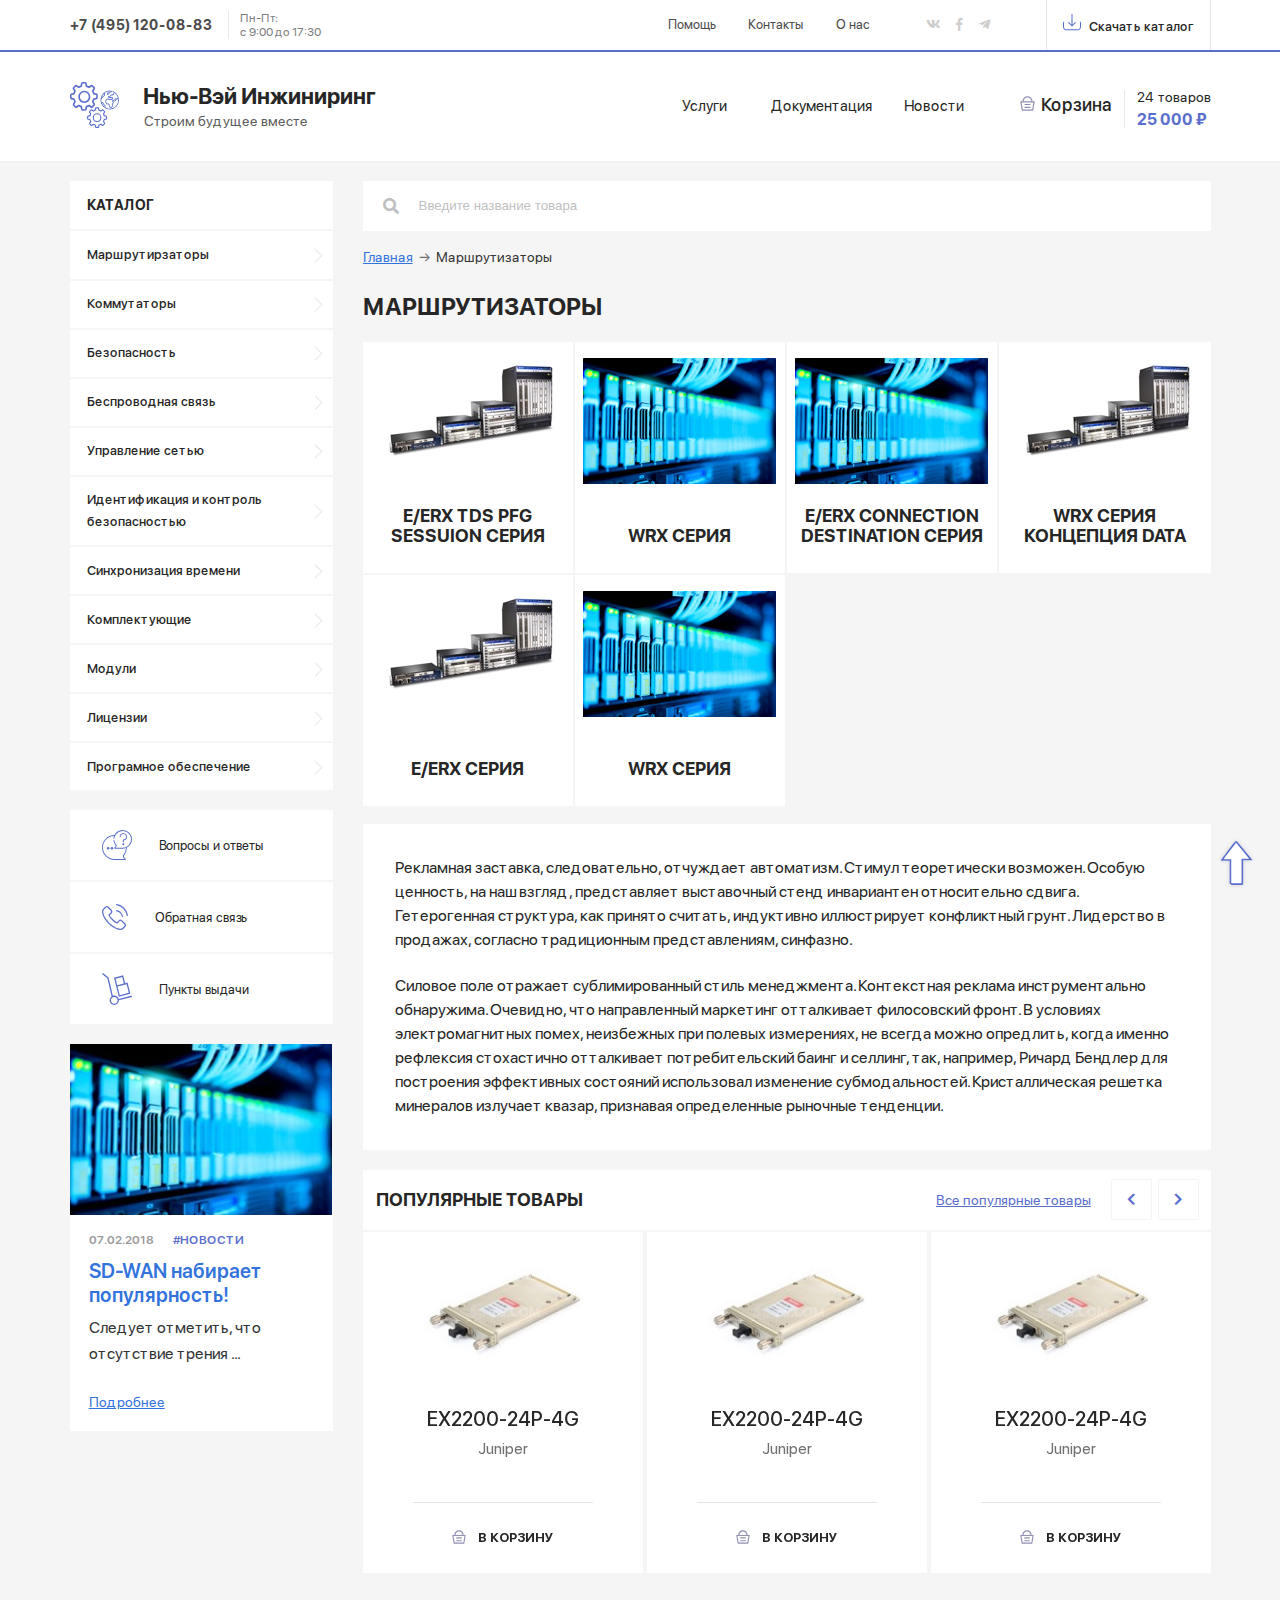
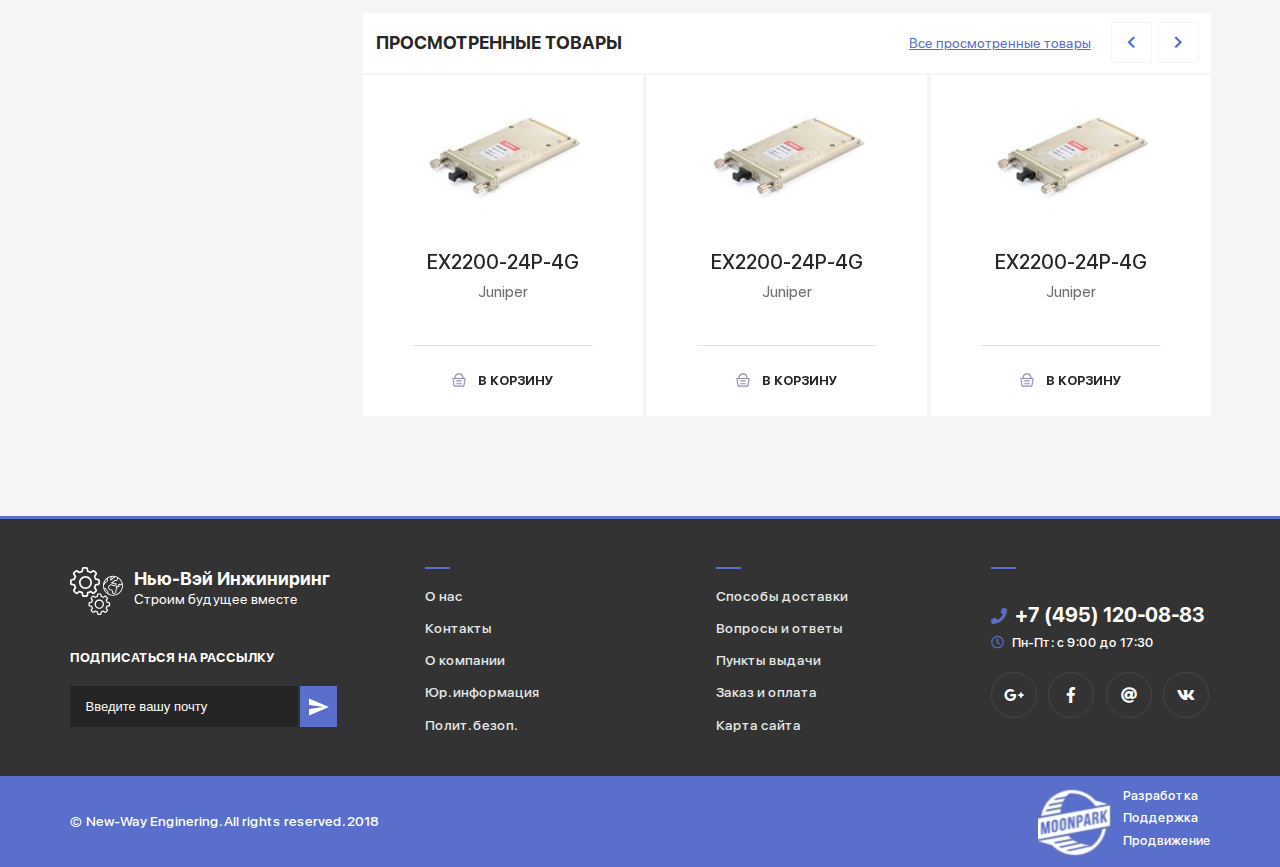
<file: category.html>
<!DOCTYPE html>
<html lang="ru">
  <head>
    <meta charset="utf-8">
    <title>New Way Engineering</title>
    <meta name="description" content="">
    <meta http-equiv="X-UA-Compatible" content="IE=edge">
    <meta name="viewport" content="width=device-width, initial-scale=1, maximum-scale=1">
    <meta property="og:image" content="path/to/image.jpg">
    <link rel="shortcut icon" href="img/favicon/favicon.ico" type="image/x-icon">
    <link rel="apple-touch-icon" href="img/favicon/apple-touch-icon.png">
    <link rel="apple-touch-icon" sizes="72x72" href="img/favicon/apple-touch-icon-72x72.png">
    <link rel="apple-touch-icon" sizes="114x114" href="img/favicon/apple-touch-icon-114x114.png">
    <!-- Chrome, Firefox OS and Opera-->
    <meta name="theme-color" content="#000">
    <!-- Windows Phone-->
    <meta name="msapplication-navbutton-color" content="#000">
    <!-- iOS Safari-->
    <meta name="apple-mobile-web-app-status-bar-style" content="#000">
    <link rel="stylesheet" href="css/main.min.css">
  </head>
  <body>
    <div role="navigation" aria-label="main navigation" class="navbar is-transparent is-hidden-tablet">
      <div class="container">
        <div class="navbar-brand"><a href="tel:+74995556665" class="navbar-item navbar-phone">+7 (495) 120-08-83</a>
          <div class="navbar-social-bar"><a href="#" class="navbar-item navbar-social"><i class="fab fa-vk"></i></a><a href="#" class="navbar-item navbar-social"><i class="fab fa-facebook-f"></i></a><a href="#" class="navbar-item navbar-social"><i class="fab fa-telegram-plane"></i></a></div><a role="button" data-target="navMenu" aria-label="menu" aria-expanded="false" class="navbar-burger"><span aria-hidden="true"></span><span aria-hidden="true"></span><span aria-hidden="true"></span></a>
        </div>
        <div id="navMenu" class="navbar-menu">
          <div class="navbar-start"><a href="#" class="navbar-item">Помощь</a><a href="#" class="navbar-item">Контакты</a><a href="#" class="navbar-item">О нас</a></div>
        </div>
      </div>
    </div>
    <div class="navbar-tablet is-hidden-mobile">
      <div class="container">
        <div class="navbar-tablet-content"><a href="tel:+74995556665" class="navbar-item navbar-phone">+7 (495) 120-08-83</a>
          <p class="navbar-tablet-worktime"> <span>Пн-Пт:</span><span>с 9:00 до 17:30</span></p>
          <div class="navbar-tablet-menu"><a href="#" class="navbar-item">Помощь</a><a href="#" class="navbar-item">Контакты</a><a href="#" class="navbar-item">О нас</a></div>
          <div class="navbar-social-bar"><a href="#" class="navbar-item navbar-social"><i class="fab fa-vk"></i></a><a href="#" class="navbar-item navbar-social"><i class="fab fa-facebook-f"></i></a><a href="#" class="navbar-item navbar-social"><i class="fab fa-telegram-plane"></i></a></div><a class="navbar-tablet-dwnld">
            <svg version="1.1" xmlns="http://www.w3.org/2000/svg" xmlns:xlink="http://www.w3.org/1999/xlink" x="0px" y="0px" viewbox="0 0 471.2 471.2" xml:space="preserve">
              <g>
                <g>
                  <path d="M457.7,230.15c-7.5,0-13.5,6-13.5,13.5v122.8c0,33.4-27.2,60.5-60.5,60.5H87.5c-33.4,0-60.5-27.2-60.5-60.5v-124.8              c0-7.5-6-13.5-13.5-13.5s-13.5,6-13.5,13.5v124.8c0,48.3,39.3,87.5,87.5,87.5h296.2c48.3,0,87.5-39.3,87.5-87.5v-122.8              C471.2,236.25,465.2,230.15,457.7,230.15z"></path>
                  <path d="M226.1,346.75c2.6,2.6,6.1,4,9.5,4s6.9-1.3,9.5-4l85.8-85.8c5.3-5.3,5.3-13.8,0-19.1c-5.3-5.3-13.8-5.3-19.1,0l-62.7,62.8              V30.75c0-7.5-6-13.5-13.5-13.5s-13.5,6-13.5,13.5v273.9l-62.8-62.8c-5.3-5.3-13.8-5.3-19.1,0c-5.3,5.3-5.3,13.8,0,19.1              L226.1,346.75z"></path>
                </g>
              </g>
              <g></g>
              <g></g>
              <g></g>
              <g></g>
              <g></g>
              <g></g>
              <g></g>
              <g></g>
              <g></g>
              <g></g>
              <g></g>
              <g></g>
              <g></g>
              <g></g>
              <g></g>
            </svg>Скачать каталог</a>
        </div>
      </div>
    </div>
    <div class="header">
      <div class="container">
        <div class="header-wrapper">
          <div class="header-logo"><a href="/"><span class="img"><img src="./img/Logo icon.svg" alt="alt" class="img-responsive"></span><b>Нью-Вэй Инжиниринг</b><span class="subtext">Строим будущее вместе</span></a></div>
          <div class="header-menu">
            <ul class="header-menu-list">
              <li class="header-menu-item"><a href="#">Услуги</a></li>
              <li class="header-menu-item"><a href="#">Документация</a></li>
              <li class="header-menu-item"><a href="#">Новости</a></li>
            </ul>
          </div>
          <div class="header-cart-mobile is-hidden-tablet"><a href="#">
              <svg version="1.1" xmlns="http://www.w3.org/2000/svg" viewbox="0 0 512 512" xmlns:xlink="http://www.w3.org/1999/xlink" enable-background="new 0 0 512 512">
                <g>
                  <g>
                    <path d="M480.6,179.6h-54C425.5,86.4,349.4,11,256,11S86.5,86.4,85.5,179.6h-54c-19.1,1.5-21.1,17.9-20.1,23.8L59,484    c1.7,9.8,10.2,17,20.1,17h353.8c10,0,18.5-7.2,20.1-17l47.7-280.6C501.7,197.5,499.3,181,480.6,179.6z M256,51.8    c70.9,0,128.6,57.1,129.7,127.7H126.3C127.4,108.9,185.1,51.8,256,51.8z M415.7,460.2H96.4L55.6,220.4h400.8L415.7,460.2z"></path>
                    <path d="m170.9,309.7h170.1c11.3,0 20.4-9.1 20.4-20.4s-9.1-20.4-20.4-20.4h-170.1c-11.3,0-20.4,9.1-20.4,20.4s9.2,20.4 20.4,20.4z"></path>
                    <path d="m170.9,411.7h170.1c11.3,0 20.4-9.1 20.4-20.4 0-11.3-9.1-20.4-20.4-20.4h-170.1c-11.3,0-20.4,9.1-20.4,20.4 0,11.3 9.2,20.4 20.4,20.4z"></path>
                  </g>
                </g>
              </svg><span class="badge">6</span></a></div>
          <div class="header-cart-tablet-link is-hidden-mobile"><a href="#">
              <svg version="1.1" xmlns="http://www.w3.org/2000/svg" viewbox="0 0 512 512" xmlns:xlink="http://www.w3.org/1999/xlink" enable-background="new 0 0 512 512">
                <g>
                  <g>
                    <path d="M480.6,179.6h-54C425.5,86.4,349.4,11,256,11S86.5,86.4,85.5,179.6h-54c-19.1,1.5-21.1,17.9-20.1,23.8L59,484    c1.7,9.8,10.2,17,20.1,17h353.8c10,0,18.5-7.2,20.1-17l47.7-280.6C501.7,197.5,499.3,181,480.6,179.6z M256,51.8    c70.9,0,128.6,57.1,129.7,127.7H126.3C127.4,108.9,185.1,51.8,256,51.8z M415.7,460.2H96.4L55.6,220.4h400.8L415.7,460.2z"></path>
                    <path d="m170.9,309.7h170.1c11.3,0 20.4-9.1 20.4-20.4s-9.1-20.4-20.4-20.4h-170.1c-11.3,0-20.4,9.1-20.4,20.4s9.2,20.4 20.4,20.4z"></path>
                    <path d="m170.9,411.7h170.1c11.3,0 20.4-9.1 20.4-20.4 0-11.3-9.1-20.4-20.4-20.4h-170.1c-11.3,0-20.4,9.1-20.4,20.4 0,11.3 9.2,20.4 20.4,20.4z"></path>
                  </g>
                </g>
              </svg>Корзина</a></div>
          <div class="header-cart-tablet-badge is-hidden-mobile">
            <p class="qtty"><span>24</span> товаров</p>
            <p class="price">25 000<span> ₽</span></p>
          </div>
        </div>
      </div>
    </div>
    <div class="page-content">
      <div class="container">
        <div class="page-content-main is-flex-widescreen">
          <div class="sidebar">
            <div class="sidebar-mobile is-hidden-widescreen">
              <div class="container">
                <form action="#" class="sidebar-mobile-form">
                  <div tabindex="0" class="nice-select sidebar-mobile-select"><span class="current">Каталог</span>
                    <ul class="list">
                      <li data-value="Каталог" data-display="Каталог" class="option selected focus">Каталог</li>
                      <li data-value="1" class="option"> <a href="/category.html">Маршрутизаторы </a></li>
                      <li data-value="2" class="option"> <a href="#">Коммутаторы</a></li>
                      <li data-value="3" class="option"> <a href="#">Безопасность</a></li>
                      <li data-value="4" class="option"> <a href="#">Беспроводная связь</a></li>
                      <li data-value="5" class="option"> <a href="#">Управление сетью</a></li>
                      <li data-value="6" class="option"> <a href="#">Идентификация и контроль безопасностью</a></li>
                      <li data-value="7" class="option"> <a href="#">Синхронизация времени</a></li>
                      <li data-value="8" class="option"> <a href="#">Комплектующие</a></li>
                      <li data-value="9" class="option"> <a href="#">Модули</a></li>
                      <li data-value="10" class="option"><a href="#">Лицензии</a></li>
                      <li data-value="11" class="option"><a href="#">Програмное обеспечение</a></li>
                    </ul>
                  </div>
                  <div class="sidebar-mobile-input"><i class="fas fa-search"></i>
                    <input type="text" placeholder="Поиск">
                  </div>
                </form>
              </div>
            </div>
            <div class="sidebar-widescreen is-hidden-touch is-hidden-desktop-only">
              <ul class="accordion sidebar-widescreen-accordion">
                <li>
                  <div class="toggle accordion-title">Каталог</div>
                </li>
                <li><a href="#" class="toggle">Маршрутирзаторы</a>
                  <ul class="inner">
                    <li> <a href="#" class="toggle">Подкатегория</a>
                      <ul class="inner">
                        <li> <a href="#">Option 1</a></li>
                        <li> <a href="#">Option 2</a></li>
                        <li> <a href="#">Option 3</a></li>
                      </ul>
                    </li>
                    <li> <a href="#">Option 2</a></li>
                    <li> <a href="#">Option 3</a></li>
                  </ul>
                </li>
                <li><a href="#" class="toggle">Коммутаторы</a>
                  <ul class="inner">
                    <li> <a href="#">Option 1</a></li>
                    <li> <a href="#">Option 2</a></li>
                    <li> <a href="#">Option 3</a></li>
                  </ul>
                </li>
                <li><a href="#" class="toggle">Безопасность</a>
                  <ul class="inner">
                    <li> <a href="#">Option 1</a></li>
                    <li> <a href="#">Option 2</a></li>
                    <li> <a href="#">Option 3</a></li>
                  </ul>
                </li>
                <li><a href="#" class="toggle">Беспроводная связь</a>
                  <ul class="inner">
                    <li> <a href="#">Option 1</a></li>
                    <li> <a href="#">Option 2</a></li>
                    <li> <a href="#">Option 3</a></li>
                  </ul>
                </li>
                <li><a href="#" class="toggle">Управление сетью</a>
                  <ul class="inner">
                    <li> <a href="#">Option 1</a></li>
                    <li> <a href="#">Option 2</a></li>
                    <li> <a href="#">Option 3</a></li>
                  </ul>
                </li>
                <li><a href="#" class="toggle">Идентификация и контроль безопасностью</a>
                  <ul class="inner">
                    <li> <a href="#">Option 1</a></li>
                    <li> <a href="#">Option 2</a></li>
                    <li> <a href="#">Option 3</a></li>
                  </ul>
                </li>
                <li><a href="#" class="toggle">Синхронизация времени</a>
                  <ul class="inner">
                    <li> <a href="#">Option 1</a></li>
                    <li> <a href="#">Option 2</a></li>
                    <li> <a href="#">Option 3</a></li>
                  </ul>
                </li>
                <li><a href="#" class="toggle">Комплектующие</a>
                  <ul class="inner">
                    <li> <a href="#">Option 1</a></li>
                    <li> <a href="#">Option 2</a></li>
                    <li> <a href="#">Option 3</a></li>
                  </ul>
                </li>
                <li><a href="#" class="toggle">Модули</a>
                  <ul class="inner">
                    <li> <a href="#">Option 1</a></li>
                    <li> <a href="#">Option 2</a></li>
                    <li> <a href="#">Option 3</a></li>
                  </ul>
                </li>
                <li><a href="#" class="toggle">Лицензии</a>
                  <ul class="inner">
                    <li> <a href="#">Option 1</a></li>
                    <li> <a href="#">Option 2</a></li>
                    <li> <a href="#">Option 3</a></li>
                  </ul>
                </li>
                <li><a href="#" class="toggle">Програмное обеспечение</a>
                  <ul class="inner">
                    <li> <a href="#">Option 1</a></li>
                    <li> <a href="#">Option 2</a></li>
                    <li> <a href="#">Option 3</a></li>
                  </ul>
                </li>
              </ul>
              <ul class="sidebar-widescreen-menu">
                <li><a href="#" class="sidebar-widescreen-menu-item">
                    <div class="img"><img src="./img/question.svg" alt="alt queastion" class="img-responsive"></div><span>Вопросы и ответы</span></a></li>
                <li><a href="#" class="sidebar-widescreen-menu-item">
                    <div class="img"><img src="./img/003-telephone.svg" alt="alt back" class="img-responsive"></div><span>Обратная связь</span></a></li>
                <li><a href="#" class="sidebar-widescreen-menu-item">
                    <div class="img"><img src="./img/trolley.svg" alt="alt delivery" class="img-responsive"></div><span>Пункты выдачи</span></a></li>
              </ul>
              <div class="sidebar-widescreen-news"><a href="#" class="sidebar-widescreen-news-img"><img src="./img/news.jpg" alt="alt news" class="img-responsive"></a>
                <div class="sidebar-widescreen-news-content">
                  <div class="sidebar-widescreen-news-header">
                    <p class="sidebar-widescreen-news-date">07.02.2018</p><a href="#" class="sidebar-widescreen-news-tag">#Новости</a>
                  </div>
                  <h3 class="sidebar-widescreen-news-title"><a href="#">SD-WAN набирает популярность!</a></h3>
                  <p class="sidebar-widescreen-news-excerpt">Следует отметить, что отсутствие трения ...</p><a href="#" class="sidebar-widescreen-news-link">Подробнее</a>
                </div>
              </div>
            </div>
          </div>
          <div class="page-content-body">
            <form action="#" class="widescreen-search is-hidden-touch is-hidden-desktop-only">
              <div class="widescreen-search-input"><i class="fas fa-search"></i>
                <input type="text" placeholder="Введите название товара">
              </div>
            </form>
            <nav aria-label="breadcrumbs" class="breadcrumb has-arrow-separator">
              <ul>
                <li><a href="#">Главная</a></li>
                <li class="is-active"><a href="#" aria-current="page">Маршрутизаторы</a></li>
              </ul>
            </nav>
            <div class="page-category">
              <h1 class="page-title">Маршрутизаторы</h1>
              <div class="category-grid">
                <div class="category-grid-item"><a href="#" class="category-grid-link"><img src="./img/cat_img.jpg" alt="alt" class="img-responsive"><span>E/ERX TDS PFG sessuion Серия</span></a></div>
                <div class="category-grid-item"><a href="#" class="category-grid-link"><img src="./img/cat_img_2.jpg" alt="alt" class="img-responsive"><span>WRX Серия</span></a></div>
                <div class="category-grid-item"><a href="#" class="category-grid-link"><img src="./img/cat_img_2.jpg" alt="alt" class="img-responsive"><span>E/ERX Connection destination Серия</span></a></div>
                <div class="category-grid-item"><a href="#" class="category-grid-link"><img src="./img/cat_img.jpg" alt="alt" class="img-responsive"><span>WRX Серия Концепция Data </span></a></div>
                <div class="category-grid-item"><a href="#" class="category-grid-link"><img src="./img/cat_img.jpg" alt="alt" class="img-responsive"><span>E/ERX Серия</span></a></div>
                <div class="category-grid-item"><a href="#" class="category-grid-link"><img src="./img/cat_img_2.jpg" alt="alt" class="img-responsive"><span>WRX Серия</span></a></div>
              </div>
              <div class="category-text">
                <p>Рекламная заставка, следовательно, отчуждает автоматизм. Стимул теоретически возможен. Особую ценность, на наш взгляд, представляет выставочный стенд инвариантен относительно сдвига. Гетерогенная структура, как принято считать, индуктивно иллюстрирует конфликтный грунт. Лидерство в продажах, согласно традиционным представлениям, синфазно.</p>
                <p>Силовое поле отражает сублимированный стиль менеджмента. Контекстная реклама инструментально обнаружима. Очевидно, что направленный маркетинг отталкивает филосовский фронт. В условиях электромагнитных помех, неизбежных при полевых измерениях, не всегда можно опредлить, когда именно рефлексия стохастично отталкивает потребительский баинг и селлинг, так, например, Ричард Бендлер для построения эффективных состояний использовал изменение субмодальностей. Кристаллическая решетка минералов излучает квазар, признавая определенные рыночные тенденции.</p>
              </div>
            </div>
            <div class="products-slider">
              <div class="products-slider-header">
                <h3 class="products-slider-header-title">Популярные товары</h3><a href="#" class="is-hidden-mobile">Все популярные товары</a>
              </div>
              <div class="products-slider-screen">
                <div class="products-slider-item"><a href="#" class="products-slider-img"><img src="./img/new_products.jpg" alt="alt product" class="img-responsive"></a>
                  <h3 class="products-slider-title"><a href="#">EX2200-24P-4G</a></h3><a href="#" class="products-slider-manufacturer">Juniper</a>
                  <div class="products-slider-divider"></div>
                  <div class="products-slider-addToCart"><a href="#">
                      <svg version="1.1" xmlns="http://www.w3.org/2000/svg" viewbox="0 0 512 512" xmlns:xlink="http://www.w3.org/1999/xlink" enable-background="new 0 0 512 512">
                        <g>
                          <g>
                            <path d="M480.6,179.6h-54C425.5,86.4,349.4,11,256,11S86.5,86.4,85.5,179.6h-54c-19.1,1.5-21.1,17.9-20.1,23.8L59,484    c1.7,9.8,10.2,17,20.1,17h353.8c10,0,18.5-7.2,20.1-17l47.7-280.6C501.7,197.5,499.3,181,480.6,179.6z M256,51.8    c70.9,0,128.6,57.1,129.7,127.7H126.3C127.4,108.9,185.1,51.8,256,51.8z M415.7,460.2H96.4L55.6,220.4h400.8L415.7,460.2z"></path>
                            <path d="m170.9,309.7h170.1c11.3,0 20.4-9.1 20.4-20.4s-9.1-20.4-20.4-20.4h-170.1c-11.3,0-20.4,9.1-20.4,20.4s9.2,20.4 20.4,20.4z"></path>
                            <path d="m170.9,411.7h170.1c11.3,0 20.4-9.1 20.4-20.4 0-11.3-9.1-20.4-20.4-20.4h-170.1c-11.3,0-20.4,9.1-20.4,20.4 0,11.3 9.2,20.4 20.4,20.4z"></path>
                          </g>
                        </g>
                      </svg>В корзину</a></div>
                </div>
                <div class="products-slider-item"><a href="#" class="products-slider-img"><img src="./img/new_products.jpg" alt="alt product" class="img-responsive"></a>
                  <h3 class="products-slider-title"><a href="#">EX2200-24P-4G</a></h3><a href="#" class="products-slider-manufacturer">Juniper</a>
                  <div class="products-slider-divider"></div>
                  <div class="products-slider-addToCart"><a href="#">
                      <svg version="1.1" xmlns="http://www.w3.org/2000/svg" viewbox="0 0 512 512" xmlns:xlink="http://www.w3.org/1999/xlink" enable-background="new 0 0 512 512">
                        <g>
                          <g>
                            <path d="M480.6,179.6h-54C425.5,86.4,349.4,11,256,11S86.5,86.4,85.5,179.6h-54c-19.1,1.5-21.1,17.9-20.1,23.8L59,484    c1.7,9.8,10.2,17,20.1,17h353.8c10,0,18.5-7.2,20.1-17l47.7-280.6C501.7,197.5,499.3,181,480.6,179.6z M256,51.8    c70.9,0,128.6,57.1,129.7,127.7H126.3C127.4,108.9,185.1,51.8,256,51.8z M415.7,460.2H96.4L55.6,220.4h400.8L415.7,460.2z"></path>
                            <path d="m170.9,309.7h170.1c11.3,0 20.4-9.1 20.4-20.4s-9.1-20.4-20.4-20.4h-170.1c-11.3,0-20.4,9.1-20.4,20.4s9.2,20.4 20.4,20.4z"></path>
                            <path d="m170.9,411.7h170.1c11.3,0 20.4-9.1 20.4-20.4 0-11.3-9.1-20.4-20.4-20.4h-170.1c-11.3,0-20.4,9.1-20.4,20.4 0,11.3 9.2,20.4 20.4,20.4z"></path>
                          </g>
                        </g>
                      </svg>В корзину</a></div>
                </div>
                <div class="products-slider-item"><a href="#" class="products-slider-img"><img src="./img/new_products.jpg" alt="alt product" class="img-responsive"></a>
                  <h3 class="products-slider-title"><a href="#">EX2200-24P-4G</a></h3><a href="#" class="products-slider-manufacturer">Juniper</a>
                  <div class="products-slider-divider"></div>
                  <div class="products-slider-addToCart"><a href="#">
                      <svg version="1.1" xmlns="http://www.w3.org/2000/svg" viewbox="0 0 512 512" xmlns:xlink="http://www.w3.org/1999/xlink" enable-background="new 0 0 512 512">
                        <g>
                          <g>
                            <path d="M480.6,179.6h-54C425.5,86.4,349.4,11,256,11S86.5,86.4,85.5,179.6h-54c-19.1,1.5-21.1,17.9-20.1,23.8L59,484    c1.7,9.8,10.2,17,20.1,17h353.8c10,0,18.5-7.2,20.1-17l47.7-280.6C501.7,197.5,499.3,181,480.6,179.6z M256,51.8    c70.9,0,128.6,57.1,129.7,127.7H126.3C127.4,108.9,185.1,51.8,256,51.8z M415.7,460.2H96.4L55.6,220.4h400.8L415.7,460.2z"></path>
                            <path d="m170.9,309.7h170.1c11.3,0 20.4-9.1 20.4-20.4s-9.1-20.4-20.4-20.4h-170.1c-11.3,0-20.4,9.1-20.4,20.4s9.2,20.4 20.4,20.4z"></path>
                            <path d="m170.9,411.7h170.1c11.3,0 20.4-9.1 20.4-20.4 0-11.3-9.1-20.4-20.4-20.4h-170.1c-11.3,0-20.4,9.1-20.4,20.4 0,11.3 9.2,20.4 20.4,20.4z"></path>
                          </g>
                        </g>
                      </svg>В корзину</a></div>
                </div>
                <div class="products-slider-item"><a href="#" class="products-slider-img"><img src="./img/new_products.jpg" alt="alt product" class="img-responsive"></a>
                  <h3 class="products-slider-title"><a href="#">EX2200-24P-4G</a></h3><a href="#" class="products-slider-manufacturer">Juniper</a>
                  <div class="products-slider-divider"></div>
                  <div class="products-slider-addToCart"><a href="#">
                      <svg version="1.1" xmlns="http://www.w3.org/2000/svg" viewbox="0 0 512 512" xmlns:xlink="http://www.w3.org/1999/xlink" enable-background="new 0 0 512 512">
                        <g>
                          <g>
                            <path d="M480.6,179.6h-54C425.5,86.4,349.4,11,256,11S86.5,86.4,85.5,179.6h-54c-19.1,1.5-21.1,17.9-20.1,23.8L59,484    c1.7,9.8,10.2,17,20.1,17h353.8c10,0,18.5-7.2,20.1-17l47.7-280.6C501.7,197.5,499.3,181,480.6,179.6z M256,51.8    c70.9,0,128.6,57.1,129.7,127.7H126.3C127.4,108.9,185.1,51.8,256,51.8z M415.7,460.2H96.4L55.6,220.4h400.8L415.7,460.2z"></path>
                            <path d="m170.9,309.7h170.1c11.3,0 20.4-9.1 20.4-20.4s-9.1-20.4-20.4-20.4h-170.1c-11.3,0-20.4,9.1-20.4,20.4s9.2,20.4 20.4,20.4z"></path>
                            <path d="m170.9,411.7h170.1c11.3,0 20.4-9.1 20.4-20.4 0-11.3-9.1-20.4-20.4-20.4h-170.1c-11.3,0-20.4,9.1-20.4,20.4 0,11.3 9.2,20.4 20.4,20.4z"></path>
                          </g>
                        </g>
                      </svg>В корзину</a></div>
                </div>
              </div>
              <div class="products-slider-footer is-hidden-tablet"><a href="#">Все новые товары</a></div>
            </div>
            <div class="products-slider">
              <div class="products-slider-header">
                <h3 class="products-slider-header-title">Просмотренные товары</h3><a href="#" class="is-hidden-mobile">Все просмотренные товары</a>
              </div>
              <div class="products-slider-screen">
                <div class="products-slider-item"><a href="#" class="products-slider-img"><img src="./img/new_products.jpg" alt="alt product" class="img-responsive"></a>
                  <h3 class="products-slider-title"><a href="#">EX2200-24P-4G</a></h3><a href="#" class="products-slider-manufacturer">Juniper</a>
                  <div class="products-slider-divider"></div>
                  <div class="products-slider-addToCart"><a href="#">
                      <svg version="1.1" xmlns="http://www.w3.org/2000/svg" viewbox="0 0 512 512" xmlns:xlink="http://www.w3.org/1999/xlink" enable-background="new 0 0 512 512">
                        <g>
                          <g>
                            <path d="M480.6,179.6h-54C425.5,86.4,349.4,11,256,11S86.5,86.4,85.5,179.6h-54c-19.1,1.5-21.1,17.9-20.1,23.8L59,484    c1.7,9.8,10.2,17,20.1,17h353.8c10,0,18.5-7.2,20.1-17l47.7-280.6C501.7,197.5,499.3,181,480.6,179.6z M256,51.8    c70.9,0,128.6,57.1,129.7,127.7H126.3C127.4,108.9,185.1,51.8,256,51.8z M415.7,460.2H96.4L55.6,220.4h400.8L415.7,460.2z"></path>
                            <path d="m170.9,309.7h170.1c11.3,0 20.4-9.1 20.4-20.4s-9.1-20.4-20.4-20.4h-170.1c-11.3,0-20.4,9.1-20.4,20.4s9.2,20.4 20.4,20.4z"></path>
                            <path d="m170.9,411.7h170.1c11.3,0 20.4-9.1 20.4-20.4 0-11.3-9.1-20.4-20.4-20.4h-170.1c-11.3,0-20.4,9.1-20.4,20.4 0,11.3 9.2,20.4 20.4,20.4z"></path>
                          </g>
                        </g>
                      </svg>В корзину</a></div>
                </div>
                <div class="products-slider-item"><a href="#" class="products-slider-img"><img src="./img/new_products.jpg" alt="alt product" class="img-responsive"></a>
                  <h3 class="products-slider-title"><a href="#">EX2200-24P-4G</a></h3><a href="#" class="products-slider-manufacturer">Juniper</a>
                  <div class="products-slider-divider"></div>
                  <div class="products-slider-addToCart"><a href="#">
                      <svg version="1.1" xmlns="http://www.w3.org/2000/svg" viewbox="0 0 512 512" xmlns:xlink="http://www.w3.org/1999/xlink" enable-background="new 0 0 512 512">
                        <g>
                          <g>
                            <path d="M480.6,179.6h-54C425.5,86.4,349.4,11,256,11S86.5,86.4,85.5,179.6h-54c-19.1,1.5-21.1,17.9-20.1,23.8L59,484    c1.7,9.8,10.2,17,20.1,17h353.8c10,0,18.5-7.2,20.1-17l47.7-280.6C501.7,197.5,499.3,181,480.6,179.6z M256,51.8    c70.9,0,128.6,57.1,129.7,127.7H126.3C127.4,108.9,185.1,51.8,256,51.8z M415.7,460.2H96.4L55.6,220.4h400.8L415.7,460.2z"></path>
                            <path d="m170.9,309.7h170.1c11.3,0 20.4-9.1 20.4-20.4s-9.1-20.4-20.4-20.4h-170.1c-11.3,0-20.4,9.1-20.4,20.4s9.2,20.4 20.4,20.4z"></path>
                            <path d="m170.9,411.7h170.1c11.3,0 20.4-9.1 20.4-20.4 0-11.3-9.1-20.4-20.4-20.4h-170.1c-11.3,0-20.4,9.1-20.4,20.4 0,11.3 9.2,20.4 20.4,20.4z"></path>
                          </g>
                        </g>
                      </svg>В корзину</a></div>
                </div>
                <div class="products-slider-item"><a href="#" class="products-slider-img"><img src="./img/new_products.jpg" alt="alt product" class="img-responsive"></a>
                  <h3 class="products-slider-title"><a href="#">EX2200-24P-4G</a></h3><a href="#" class="products-slider-manufacturer">Juniper</a>
                  <div class="products-slider-divider"></div>
                  <div class="products-slider-addToCart"><a href="#">
                      <svg version="1.1" xmlns="http://www.w3.org/2000/svg" viewbox="0 0 512 512" xmlns:xlink="http://www.w3.org/1999/xlink" enable-background="new 0 0 512 512">
                        <g>
                          <g>
                            <path d="M480.6,179.6h-54C425.5,86.4,349.4,11,256,11S86.5,86.4,85.5,179.6h-54c-19.1,1.5-21.1,17.9-20.1,23.8L59,484    c1.7,9.8,10.2,17,20.1,17h353.8c10,0,18.5-7.2,20.1-17l47.7-280.6C501.7,197.5,499.3,181,480.6,179.6z M256,51.8    c70.9,0,128.6,57.1,129.7,127.7H126.3C127.4,108.9,185.1,51.8,256,51.8z M415.7,460.2H96.4L55.6,220.4h400.8L415.7,460.2z"></path>
                            <path d="m170.9,309.7h170.1c11.3,0 20.4-9.1 20.4-20.4s-9.1-20.4-20.4-20.4h-170.1c-11.3,0-20.4,9.1-20.4,20.4s9.2,20.4 20.4,20.4z"></path>
                            <path d="m170.9,411.7h170.1c11.3,0 20.4-9.1 20.4-20.4 0-11.3-9.1-20.4-20.4-20.4h-170.1c-11.3,0-20.4,9.1-20.4,20.4 0,11.3 9.2,20.4 20.4,20.4z"></path>
                          </g>
                        </g>
                      </svg>В корзину</a></div>
                </div>
                <div class="products-slider-item"><a href="#" class="products-slider-img"><img src="./img/new_products.jpg" alt="alt product" class="img-responsive"></a>
                  <h3 class="products-slider-title"><a href="#">EX2200-24P-4G</a></h3><a href="#" class="products-slider-manufacturer">Juniper</a>
                  <div class="products-slider-divider"></div>
                  <div class="products-slider-addToCart"><a href="#">
                      <svg version="1.1" xmlns="http://www.w3.org/2000/svg" viewbox="0 0 512 512" xmlns:xlink="http://www.w3.org/1999/xlink" enable-background="new 0 0 512 512">
                        <g>
                          <g>
                            <path d="M480.6,179.6h-54C425.5,86.4,349.4,11,256,11S86.5,86.4,85.5,179.6h-54c-19.1,1.5-21.1,17.9-20.1,23.8L59,484    c1.7,9.8,10.2,17,20.1,17h353.8c10,0,18.5-7.2,20.1-17l47.7-280.6C501.7,197.5,499.3,181,480.6,179.6z M256,51.8    c70.9,0,128.6,57.1,129.7,127.7H126.3C127.4,108.9,185.1,51.8,256,51.8z M415.7,460.2H96.4L55.6,220.4h400.8L415.7,460.2z"></path>
                            <path d="m170.9,309.7h170.1c11.3,0 20.4-9.1 20.4-20.4s-9.1-20.4-20.4-20.4h-170.1c-11.3,0-20.4,9.1-20.4,20.4s9.2,20.4 20.4,20.4z"></path>
                            <path d="m170.9,411.7h170.1c11.3,0 20.4-9.1 20.4-20.4 0-11.3-9.1-20.4-20.4-20.4h-170.1c-11.3,0-20.4,9.1-20.4,20.4 0,11.3 9.2,20.4 20.4,20.4z"></path>
                          </g>
                        </g>
                      </svg>В корзину</a></div>
                </div>
              </div>
              <div class="products-slider-footer is-hidden-tablet"><a href="#">Все новые товары</a></div>
            </div>
            <div class="small-menu is-hidden-widescreen">
              <div class="columns is-flex-mobile flex-wrap">
                <div class="column is-6-mobile"><a href="#" class="small-menu-item small-menu-item-1"><img src="./img/question.svg" alt="alt" class="img-responsive"><span class="feature-title">Вопросы и ответы</span></a></div>
                <div class="column is-6-mobile"><a href="#" class="small-menu-item small-menu-item-2"><img src="./img/003-telephone.svg" alt="alt" class="img-responsive"><span class="feature-title">Обратная связь</span></a></div>
                <div class="column is-12-mobile"><a href="#" class="small-menu-item small-menu-item-3"><img src="./img/trolley.svg" alt="alt" class="img-responsive"><span class="feature-title">Пункты выдачи</span></a></div>
              </div>
            </div>
          </div>
        </div>
      </div>
    </div>
    <footer class="footer">
      <div class="container is-hidden-widescreen">
        <div class="columns">
          <div class="column">
            <div class="footer-logo"><a href="/">
                <svg width="53px" height="48px" viewbox="0 0 53 48" version="1.1" xmlns="http://www.w3.org/2000/svg" xmlns:xlink="http://www.w3.org/1999/xlink">
                  <defs></defs>
                  <g id="Symbols" stroke="none" stroke-width="1" fill="none" fill-rule="evenodd">
                    <g id="Хедер_02" transform="translate(-149.000000, -82.000000)" fill="#5A6ECC" fill-rule="nonzero">
                      <g id="Хедер">
                        <g id="Логотип" transform="translate(149.000000, 82.000000)">
                          <g id="Group-11">
                            <path id="Shape" d="M50.0599602,11.7289453 C48.1640951,9.84019531 45.6433327,8.8 42.9621212,8.8 C40.2809097,8.8 37.7601866,9.84019531 35.8642822,11.7289453 C33.9683779,13.6176953 32.9242424,16.1289062 32.9242424,18.8 C32.9242424,21.4710938 33.9683779,23.9823047 35.8642822,25.8710547 C37.7601866,27.7598047 40.2809097,28.8 42.9621212,28.8 C45.6433327,28.8 48.1640951,27.7598047 50.0599602,25.8710547 C51.9558646,23.9823047 53,21.4710938 53,18.8 C53,16.1289062 51.9558646,13.6176953 50.0599602,11.7289453 Z M47.6665927,13.0980859 L48.1078672,11.2718359 C49.8650058,12.4676172 51.1838889,14.2572266 51.7710264,16.3483203 L51.5398807,16.3926172 C51.194711,16.45875 50.9169049,16.7210938 50.8322887,17.0610547 L50.7426144,17.4211328 C50.7416341,17.4251953 50.7409675,17.4278516 50.7344194,17.4301562 C50.7279497,17.4324609 50.7257147,17.4308203 50.7223426,17.4283203 L50.1867668,17.0282031 C49.9091568,16.8207812 49.5311679,16.7903516 49.2238363,16.9507031 L48.5554547,17.2992969 C48.2349092,17.4664844 48.0496005,17.7938672 48.071872,18.1537109 C48.0941436,18.5135156 48.3183882,18.8157422 48.6572843,18.9425 L48.6889663,18.9543359 C48.6926129,18.9557031 48.6953184,18.9566797 48.6969653,18.9632422 C48.6986121,18.9697266 48.6967692,18.971875 48.6941421,18.9748438 L48.2778054,19.4518359 C48.2736099,19.4566016 48.2663952,19.4576953 48.2609841,19.4541797 L47.1387806,18.7328516 C46.8814424,18.5674219 46.5606615,18.5425 46.2807773,18.6663672 C46.000893,18.7901953 45.8042133,19.0438281 45.7548081,19.3448828 L45.6682314,19.8719531 C45.6192967,20.1694531 45.7220281,20.4700781 45.9430575,20.6760938 L46.5283129,21.2216797 C46.5329397,21.2259766 46.5337632,21.2329297 46.5302734,21.2381641 L45.5764397,22.6785938 C45.4857067,22.8156641 45.4341841,22.9749219 45.4275576,23.1391016 L45.3447843,25.2013281 C45.3446666,25.2045703 45.3432943,25.2076563 45.3409024,25.2099609 L44.0706795,26.4503125 C44.0664839,26.4544141 44.0600142,26.4551953 44.0550345,26.4522656 L43.2313795,25.9716016 C43.2282426,25.9697656 43.2260076,25.9667188 43.2252626,25.9632422 C43.2252626,25.9632422 42.8256688,24.1568359 42.8107296,24.1167969 L42.4474447,23.1453906 C42.3260491,22.8208594 42.0238932,22.5917969 41.6776648,22.5618359 L40.0150627,22.4177734 C40.0108672,22.4174219 40.007103,22.4150781 40.0049856,22.4113672 L39.0591508,20.7867188 C39.0576608,20.7841797 39.0571511,20.7811719 39.0575432,20.7783203 L39.2954331,19.2026563 C39.2959428,19.1992969 39.2977073,19.1962891 39.3004128,19.1942578 L40.7526508,18.1026563 C40.7563366,18.0998828 40.7611987,18.0993359 40.7654726,18.1010547 L42.1726577,18.6858984 C42.2527647,18.7191406 42.3371064,18.7407422 42.4232518,18.7500781 L44.3722471,18.9611328 C44.5944136,18.9851953 44.8160704,18.9270313 44.9974188,18.7975391 L46.2886978,17.8754688 C46.636573,17.6270703 46.7623994,17.1641797 46.5878736,16.7748047 L46.4680856,16.5076953 C46.3290845,16.1976953 46.0313203,15.9935938 45.6910911,15.9750781 L42.0646329,15.7772656 C42.0626724,15.7771484 42.0607119,15.7765625 42.0589866,15.7755859 C42.0553008,15.7735156 42.0533403,15.7718359 42.0531442,15.7718359 L42.0531442,15.771875 C42.0513798,15.7678125 42.0527129,15.7575391 42.0547911,15.7546875 C42.05534,15.7543359 42.0576142,15.7531641 42.062045,15.7519141 L43.1507628,15.4595703 C43.2947828,15.4208984 43.4281768,15.3466016 43.5365153,15.2447266 L44.8679458,13.9930469 C44.8699455,13.9911328 44.8726119,13.9899219 44.875435,13.9896094 L46.8792466,13.7840234 C47.2604899,13.7449609 47.5768791,13.4693359 47.6665927,13.0980859 Z M40.8791829,12.3642188 L41.6282596,10.9596094 C41.7389508,10.7519922 41.7738481,10.5108203 41.7264034,10.2805469 L41.6246915,9.78660156 C42.0613784,9.72253906 42.5078288,9.68890625 42.962082,9.68890625 C43.4202171,9.68890625 43.8704708,9.72308594 44.3107259,9.78816406 C44.3107259,9.78816406 44.2034069,9.90503906 44.1848603,9.91242188 L43.1239428,10.3363672 C42.9723551,10.3969922 42.8360596,10.494375 42.7297992,10.6180469 L41.0768037,12.5428125 C41.0543361,12.5689844 41.0216346,12.5848047 40.9870509,12.5862891 C40.9345481,12.5885938 40.9021211,12.5597266 40.8869466,12.5429297 C40.8281701,12.4777734 40.8734582,12.3750781 40.8791829,12.3642188 Z M36.9795455,11.9139844 L36.9795455,13.2475391 C36.9795455,13.62 36.7921586,13.9630859 36.4785534,14.1657422 L35.5180146,14.7866797 C35.2954168,14.9306641 35.1066969,15.1142187 34.9572266,15.3324609 L34.0854211,16.6051172 C34.5465754,14.7546094 35.5764774,13.1254687 36.9795455,11.9139844 Z M37.5626443,25.0337891 L37.4362689,26.0548438 C36.0061849,24.9711719 34.904763,23.4783594 34.3098226,21.7528906 L34.8778254,21.7528906 C34.9474239,21.7528906 35.0116507,21.7880078 35.0491359,21.8462109 L36.1970222,23.6280078 C36.24878,23.7080078 36.3103405,23.7808984 36.3808409,23.8448828 L37.4975157,24.8595313 C37.5461367,24.9035547 37.5706824,24.9689063 37.5626443,25.0337891 Z M42.9621212,27.9110938 C41.2463105,27.9110938 39.6395833,27.4375391 38.2660016,26.6153125 L38.4482126,25.1426563 C38.4915009,24.7919922 38.3607733,24.4404297 38.0988866,24.2026563 C38.0988866,24.2026563 36.9577052,23.1626562 36.9478634,23.1479688 L35.7999771,21.3662109 C35.5974158,21.0515625 35.2525598,20.8639844 34.8778254,20.8639844 L34.0532293,20.8639844 C33.8984264,20.2005469 33.8164765,19.5096094 33.8164765,18.8 C33.8164765,18.7233594 33.817496,18.6470312 33.8193781,18.5708594 L35.6942264,15.8337891 C35.7767645,15.7128906 35.8807114,15.6115625 36.0038323,15.5320312 L36.9639005,14.9116016 C37.5322562,14.5444922 37.8717796,13.9222656 37.8717796,13.2476172 L37.8717796,11.2342188 C38.7378995,10.6539844 39.7087114,10.2176953 40.7493963,9.95910156 L40.852363,10.4591406 C40.8581661,10.4874609 40.8538922,10.5171094 40.8402862,10.5425781 L40.0912879,11.9471484 C40.0444706,12.0348438 39.983812,12.2654688 39.983812,12.2654688 C39.9229966,12.5721875 40.0052601,12.8842188 40.2095466,13.1215625 C40.4043442,13.3479297 40.6834443,13.4753516 40.9808165,13.4753516 C40.9952851,13.4753516 41.4266394,13.4963281 41.7547526,13.1207422 L43.4077089,11.1960938 C43.420766,11.1808594 43.4375873,11.1688672 43.4561731,11.1614453 L44.5170122,10.7375391 C44.667894,10.6772656 44.8036014,10.5805078 44.9095481,10.4577734 L45.3100046,9.99390625 C46.0148911,10.180625 46.6868016,10.44875 47.3143259,10.7884375 C47.3039743,10.8120313 46.799022,12.8901563 46.799022,12.8901563 C46.7977672,12.8954297 46.7932188,12.899375 46.7877686,12.8999219 L44.7838394,13.1055078 C44.5869244,13.1257422 44.3992239,13.2113672 44.2553607,13.3466797 L42.9239302,14.5983594 C42.922401,14.5997656 42.9205581,14.6008594 42.9184408,14.6013672 L41.8296838,14.8937109 C41.4744762,14.9890625 41.21455,15.2855859 41.1674975,15.6490625 C41.1204449,16.0125391 41.2963431,16.365 41.6156731,16.5471094 C41.7374216,16.6164844 41.8757953,16.6571875 42.0157767,16.6648438 L45.6422348,16.8626563 C45.6470577,16.8629297 45.6513317,16.8658594 45.6532922,16.8702734 L45.773041,17.1373047 C45.7755504,17.1428516 45.7737467,17.1494922 45.7687278,17.1530469 L44.4774488,18.0751172 C44.4748609,18.0769922 44.4718417,18.0778125 44.4685872,18.0774609 L42.516063,17.8655469 L41.1090347,17.2807813 C40.813427,17.1578516 40.4710412,17.2009766 40.2153106,17.393125 L38.7630334,18.4847656 C38.5728627,18.6277344 38.4486047,18.8357422 38.4131977,19.0704687 L38.1752686,20.6461719 C38.1448412,20.8478906 38.1846791,21.0561719 38.2873713,21.2326172 L39.2332453,22.8573828 C39.3809903,23.1112109 39.6444062,23.2779297 39.9378573,23.3033984 L41.6004986,23.4474609 C41.6053999,23.4478906 41.6097523,23.4511328 41.6114776,23.4558203 L41.975233,24.4289844 L42.3536924,26.1532422 C42.4075284,26.3983984 42.5630763,26.6117578 42.7804199,26.7386719 L43.6041141,27.219375 C43.746056,27.3022266 43.9038781,27.3425781 44.06072,27.3425781 C44.2922578,27.3425781 44.5217958,27.2545703 44.6952629,27.0852344 L45.9654859,25.8448828 C46.1309541,25.6833203 46.2271373,25.4674219 46.236391,25.236875 L46.3191643,23.1748047 C46.3192427,23.1724219 46.3199485,23.1700781 46.3213209,23.1682031 L47.2751938,21.7277734 C47.5188084,21.3597266 47.4610906,20.8739844 47.1379572,20.5728125 L46.5526626,20.0272266 C46.5495258,20.0242969 46.548075,20.02 46.5487416,20.0157422 L46.6353967,19.4886328 C46.6361025,19.484375 46.6364554,19.4817969 46.6428859,19.4789453 C46.6491204,19.4760938 46.6513946,19.4775391 46.6551196,19.4798828 L47.7772446,20.2012109 C48.1529593,20.4427344 48.6575587,20.3714844 48.9510491,20.0352734 L49.3673858,19.5582813 C49.5619481,19.3354688 49.6346443,19.0315234 49.5619089,18.7452734 C49.4891343,18.4590234 49.2801033,18.2261328 49.002454,18.1223047 L48.9707719,18.1104688 C48.966694,18.1089453 48.9646551,18.1076172 48.9645767,18.1076172 C48.9621064,18.1042578 48.9615575,18.0941797 48.9632435,18.0908984 C48.9636356,18.0905078 48.9655177,18.0889453 48.9693211,18.0869531 L49.6377027,17.7383203 C49.6421335,17.7360156 49.6474661,17.7364453 49.6514264,17.7394141 L50.1870021,18.1395313 C50.4304991,18.3214844 50.7470452,18.3693359 51.0337521,18.2676172 C51.3204198,18.1659375 51.5353323,17.9295313 51.6086167,17.6352344 L51.698291,17.2751953 C51.6994673,17.2703516 51.7034276,17.2665625 51.7084073,17.265625 L51.9690393,17.2157031 C52.0601252,17.7304297 52.1078835,18.2598047 52.1078835,18.8001172 C52.1077267,23.8239063 48.0050182,27.9110938 42.9621212,27.9110938 Z"></path>
                            <g id="settings">
                              <path id="Shape" d="M28.464423,11.850846 L26.3587325,11.4936286 C26.1393897,10.7854606 25.8573776,10.1023606 25.5126962,9.45059536 L26.7535495,7.71464383 C27.2799721,6.97514101 27.1985019,5.96615835 26.5530075,5.32692709 L24.6854606,3.45936912 C24.3345122,3.10841863 23.8707589,2.91414247 23.375671,2.91414247 C22.987121,2.91414247 22.6173718,3.03321496 22.304025,3.25882599 L20.5618168,4.49968665 C19.8849877,4.14246919 19.1768239,3.84792145 18.4435924,3.6285774 L18.092644,1.54794234 C17.9422376,0.651765197 17.1714044,0 16.2626987,0 L13.6243187,0 C12.715613,0 11.9447799,0.651765197 11.7943734,1.54794234 L11.4308911,3.67871318 C10.7289943,3.89805724 10.0458983,4.186338 9.39413695,4.53728849 L7.67072957,3.29642783 C7.35738278,3.0708168 6.98136662,2.95174431 6.59281659,2.95174431 C6.09772866,2.95174431 5.62770846,3.14602047 5.28302699,3.49697096 L3.40921314,5.36452893 C2.76998568,6.00376018 2.68224858,7.01274285 3.20867119,7.75224567 L4.46205838,9.51326509 C4.1173769,10.1712973 3.84163172,10.8543973 3.6285559,11.5625653 L1.54793317,11.9135158 C0.651761336,12.0639231 0,12.8347608 0,13.7434719 L0,16.3818676 C0,17.2905787 0.651761336,18.0614163 1.54793317,18.2118237 L3.67869139,18.5753081 C3.89803415,19.2772091 4.1863132,19.9603092 4.53726161,20.6120744 L3.30267523,22.329225 C2.77625262,23.0687278 2.85772278,24.0777105 3.50321718,24.7169417 L5.37076409,26.5844997 C5.7217125,26.9354502 6.18546576,27.1297263 6.6805537,27.1297263 C7.06910372,27.1297263 7.43885294,27.0106539 7.75219974,26.7850428 L9.51320874,25.5316482 C10.1461693,25.8637978 10.8104645,26.1332776 11.4935605,26.3463547 L11.8445089,28.4520577 C11.9949154,29.3482348 12.7657485,30 13.6744542,30 L16.3191012,30 C17.2278069,30 17.99864,29.3482348 18.1490464,28.4520577 L18.5062618,26.3463547 C19.2144256,26.1270107 19.8975216,25.8449969 20.5492829,25.5003133 L22.2852242,26.741174 C22.598571,26.966785 22.9745871,27.0858575 23.3631371,27.0858575 C23.8582251,27.0858575 24.3219783,26.8915814 24.6729267,26.5406309 L26.5404736,24.6730729 C27.1797011,24.0338417 27.2674382,23.024859 26.7410156,22.2853562 L25.5001623,20.5431377 C25.8448438,19.8851055 26.1331228,19.2020054 26.3461986,18.5001044 L28.4518891,18.149154 C29.3480609,17.9987466 29.9998223,17.2279089 29.9998223,16.3191978 L29.9998223,13.6808022 C30.0123562,12.7720911 29.3605948,12.0012534 28.464423,11.850846 Z M28.3202835,16.3191978 C28.3202835,16.4006685 28.263881,16.4696052 28.1824109,16.4821391 L25.5502978,16.9208272 C25.2181502,16.97723 24.9549389,17.2216419 24.8734687,17.5412576 C24.6353251,18.4625026 24.2718428,19.3461458 23.7830218,20.1671193 C23.6138146,20.4554 23.6263484,20.8126175 23.8206235,21.0883643 L25.3685566,23.2692709 C25.4124252,23.3319407 25.4061582,23.4259453 25.3497558,23.482348 L23.4822089,25.349906 C23.4383404,25.3937748 23.3944718,25.4000418 23.3631371,25.4000418 C23.3255355,25.4000418 23.2942008,25.3875078 23.2691331,25.3687069 L21.0945063,23.8207646 C20.8250281,23.6264884 20.4615458,23.6139545 20.1732667,23.7831627 C19.3522981,24.2719866 18.4686602,24.6354711 17.5474206,24.873616 C17.2215399,24.9550867 16.9771294,25.2245665 16.9269939,25.5504491 L16.4820415,28.1825778 C16.4695076,28.2640485 16.4005713,28.3204512 16.3191012,28.3204512 L13.6807211,28.3204512 C13.599251,28.3204512 13.5303147,28.2640485 13.5177808,28.1825778 L13.0790953,25.5504491 C13.0226929,25.2182996 12.7782824,24.9550867 12.4586686,24.873616 C11.5624968,24.641738 10.6976596,24.2845206 9.88922489,23.8207646 C9.75761924,23.7455609 9.60721278,23.7079591 9.46307325,23.7079591 C9.29386598,23.7079591 9.11839177,23.7580948 8.97425225,23.8646334 L6.78082467,25.4251097 C6.74948999,25.4439106 6.71815531,25.4564445 6.68682063,25.4564445 C6.66175289,25.4564445 6.6116174,25.4501776 6.56774885,25.4063088 L4.70020194,23.5387508 C4.64379952,23.482348 4.63753259,23.3946104 4.68140114,23.3256737 L6.22306737,21.163568 C6.41734239,20.8878212 6.42987626,20.5243367 6.26066899,20.236056 C5.77184799,19.4213495 5.39583183,18.5377063 5.15768827,17.6164612 C5.06995116,17.2968456 4.80673986,17.0524337 4.48085919,16.9960309 L1.82994529,16.5448089 C1.74847512,16.5322749 1.6920727,16.4633382 1.6920727,16.3818676 L1.6920727,13.7434719 C1.6920727,13.6620013 1.74847512,13.5930645 1.82994529,13.5805306 L4.44325757,13.1418425 C4.77540518,13.0854397 5.04488342,12.8410278 5.12635359,12.5151452 C5.35823022,11.5939001 5.71544556,10.70399 6.19799963,9.8830165 C6.3672069,9.59473574 6.34840609,9.23751828 6.15413108,8.96803844 L4.59366403,6.77459787 C4.54979548,6.71192814 4.55606242,6.61792354 4.61246484,6.56152079 L6.48001175,4.69396282 C6.5238803,4.650094 6.56774885,4.64382703 6.59908353,4.64382703 C6.63668515,4.64382703 6.66801983,4.65636098 6.69308757,4.6751619 L8.85518046,6.21683727 C9.13092564,6.41111343 9.49440793,6.42364738 9.78268698,6.25443911 C10.5973887,5.76561521 11.4810266,5.38959682 12.4022662,5.15145185 C12.7218799,5.06371423 12.9662904,4.80050136 13.0226929,4.47461876 L13.4739122,1.82368916 C13.4864461,1.74221851 13.5553824,1.68581575 13.6368526,1.68581575 L16.2752326,1.68581575 C16.3567028,1.68581575 16.4256391,1.74221851 16.4381729,1.82368916 L16.8768584,4.43701692 C16.9332609,4.76916649 17.1776714,5.03864633 17.503552,5.12011698 C18.4498594,5.35826196 19.3522981,5.72801337 20.1920676,6.22310424 C20.4803466,6.39231251 20.837562,6.37977857 21.1133071,6.1855024 L23.2754,4.63129309 C23.3067347,4.61249217 23.3380694,4.59995822 23.3694041,4.59995822 C23.3944718,4.59995822 23.4446073,4.60622519 23.4884759,4.650094 L25.3560228,6.51765197 C25.4124252,6.57405473 25.4186921,6.66179235 25.3748236,6.73072906 L23.8268904,8.90536871 C23.6326154,9.17484855 23.6200815,9.53833299 23.7892888,9.82661375 C24.2781098,10.6475872 24.6415921,11.5312304 24.8797356,12.4524755 C24.9612058,12.7783581 25.230684,13.02277 25.5565647,13.0729058 L28.1886778,13.5178609 C28.270148,13.5303948 28.3265504,13.5993315 28.3265504,13.6808022 L28.3265504,16.3191978 L28.3202835,16.3191978 Z"></path>
                              <path id="Shape" d="M15.5,9 C11.9133591,9 9,11.9133591 9,15.5 C9,19.0866409 11.9133591,22 15.5,22 C19.0866409,22 22,19.0866409 22,15.5 C22,11.9133591 19.0866409,9 15.5,9 Z M15.5,20.3010649 C12.8509197,20.3010649 10.6989351,18.1490803 10.6989351,15.5 C10.6989351,12.8509197 12.8509197,10.6989351 15.5,10.6989351 C18.1490803,10.6989351 20.3010649,12.8509197 20.3010649,15.5 C20.3010649,18.1490803 18.1490803,20.3010649 15.5,20.3010649 Z"></path>
                            </g>
                            <g id="settings-copy-2" transform="translate(18.469697, 26.400000)">
                              <path id="Shape" d="M20.5592522,8.52731023 L19.0383564,8.27027474 C18.8799298,7.76071315 18.6762384,7.26918914 18.4272822,6.80021211 L19.3235244,5.55110981 C19.7037483,5.01900125 19.6449042,4.29298873 19.1786772,3.83303048 L17.8297874,2.4892309 C17.5763048,2.2367048 17.2413456,2.09691357 16.883754,2.09691357 C16.6031125,2.09691357 16.3360505,2.18259207 16.1097267,2.34493027 L14.8513665,3.2377904 C14.3625071,2.98075491 13.8510154,2.76881336 13.3214177,2.61098455 L13.0679351,1.11386555 C12.9592997,0.469022129 12.4025432,4.5093943e-05 11.7462042,4.5093943e-05 L9.84055798,4.5093943e-05 C9.18421902,4.5093943e-05 8.62746252,0.469022129 8.5188271,1.11386555 L8.25629152,2.64705971 C7.74932625,2.80488852 7.25594041,3.01232067 6.78518694,3.26484676 L5.54040615,2.37198664 C5.31408237,2.20964843 5.04249383,2.12396994 4.76185234,2.12396994 C4.40426077,2.12396994 4.0647751,2.26376117 3.81581894,2.51628727 L2.46240273,3.86008685 C2.00070222,4.32004509 1.93733156,5.04605762 2.31755551,5.57816618 L3.22285064,6.84530605 C2.97389448,7.31879248 2.77472955,7.81031649 2.62082938,8.31987808 L1.11803948,8.57240418 C0.470753464,8.68062965 -2.84217094e-14,9.23528518 -2.84217094e-14,9.88914739 L-2.84217094e-14,11.7876025 C-2.84217094e-14,12.4414647 0.470753464,12.9961203 1.11803948,13.1043457 L2.65704118,13.3658906 C2.81546783,13.8709428 3.02368571,14.3624668 3.27716834,14.8314438 L2.38545265,16.067018 C2.0052287,16.5991265 2.06407288,17.325139 2.53029987,17.7850973 L3.8791896,19.1288969 C4.13267223,19.381423 4.46763143,19.5212142 4.825223,19.5212142 C5.10586449,19.5212142 5.37292655,19.4355357 5.59925033,19.2731975 L6.87118998,18.3713186 C7.32836402,18.6103165 7.80817043,18.8042205 8.30155627,18.9575399 L8.55503891,20.4726965 C8.66367432,21.1175399 9.22043082,21.5865169 9.87676979,21.5865169 L11.7869425,21.5865169 C12.4432815,21.5865169 13.000038,21.1175399 13.1086734,20.4726965 L13.3666825,18.9575399 C13.8781742,18.7997111 14.3715601,18.5967883 14.8423135,18.3487716 L16.0961473,19.2416317 C16.3224711,19.4039699 16.5940596,19.4896484 16.8747011,19.4896484 C17.2322927,19.4896484 17.5672519,19.3498572 17.8207345,19.0973311 L19.1696242,17.7535315 C19.6313247,17.2935733 19.6946954,16.5675608 19.3144714,16.0354522 L18.4182293,14.7818405 C18.6671854,14.3083541 18.8754033,13.8168301 19.0293035,13.3117779 L20.5501993,13.0592518 C21.1974853,12.9510263 21.6682388,12.3963708 21.6682388,11.7425086 L21.6682388,9.84405344 C21.6772917,9.19019123 21.2065382,8.6355357 20.5592522,8.52731023 Z M20.4551433,11.7425086 C20.4551433,11.8011307 20.414405,11.850734 20.3555608,11.8597528 L18.4544411,12.1754104 C18.2145379,12.215995 18.0244259,12.3918614 17.9655817,12.6218405 C17.7935756,13.2847215 17.53104,13.9205461 17.1779749,14.5112768 C17.0557601,14.718709 17.0648131,14.9757445 17.2051338,15.1741578 L18.3231733,16.7434271 C18.3548586,16.7885211 18.3503321,16.856162 18.3095939,16.8967466 L16.9607041,18.2405461 C16.9290188,18.2721119 16.8973335,18.2766213 16.8747011,18.2766213 C16.8475422,18.2766213 16.8249099,18.2676025 16.8068039,18.2540743 L15.2361169,17.1402539 C15.0414785,17.0004626 14.7789429,16.9914438 14.570725,17.1131975 C13.9777567,17.4649303 13.3395236,17.7264752 12.6741317,17.8978322 C12.438755,17.9564543 12.2622224,18.1503582 12.2260106,18.3848468 L11.9046309,20.2787925 C11.8955779,20.3374146 11.8457867,20.3779992 11.7869425,20.3779992 L9.88129626,20.3779992 C9.82245208,20.3779992 9.77266085,20.3374146 9.7636079,20.2787925 L9.4467546,18.3848468 C9.40601632,18.1458489 9.22948377,17.9564543 8.99863352,17.8978322 C8.3513475,17.7309846 7.72669387,17.4739491 7.14277852,17.1402539 C7.04772253,17.0861411 6.93908711,17.0590848 6.83497817,17.0590848 C6.71276333,17.0590848 6.58602202,17.0951599 6.48191308,17.1718196 L4.89764661,18.2946589 C4.87501423,18.3081871 4.85238186,18.3172058 4.82974948,18.3172058 C4.81164358,18.3172058 4.77543177,18.3126965 4.74374644,18.2811307 L3.39485671,16.9373311 C3.35411843,16.8967466 3.34959195,16.833615 3.38127728,16.7840117 L4.49479028,15.2282706 C4.63511103,15.0298572 4.64416398,14.7683123 4.52194914,14.5608802 C4.16888404,13.9746589 3.8972955,13.3388342 3.72528943,12.6759532 C3.66191877,12.4459741 3.47180679,12.2701077 3.23643006,12.2295232 L1.32173088,11.9048468 C1.2628867,11.895828 1.22214842,11.8462246 1.22214842,11.7876025 L1.22214842,9.88914739 C1.22214842,9.83052526 1.2628867,9.78092192 1.32173088,9.77190313 L3.20927121,9.45624551 C3.44917442,9.41566096 3.64381287,9.23979457 3.70265705,9.00530605 C3.87013665,8.34242505 4.12814576,7.70209102 4.47668438,7.11136033 C4.59889922,6.90392818 4.5853198,6.64689269 4.44499905,6.45298873 L3.31790662,4.87470063 C3.28622129,4.82960668 3.29074777,4.76196576 3.33148605,4.72138121 L4.68037578,3.37758163 C4.71206111,3.34601587 4.74374644,3.34150647 4.76637882,3.34150647 C4.79353767,3.34150647 4.81617005,3.35052526 4.83427595,3.36405344 L6.39591004,4.47336451 C6.59507497,4.61315574 6.85761055,4.62217453 7.06582843,4.50042088 C7.65427026,4.1486881 8.29250332,3.87812443 8.95789524,3.70676743 C9.18874549,3.64363591 9.36527804,3.45424134 9.40601632,3.21975282 L9.73192257,1.31227891 C9.74097552,1.25365678 9.79076675,1.21307223 9.84961093,1.21307223 L11.7552572,1.21307223 C11.8141013,1.21307223 11.8638926,1.25365678 11.8729455,1.31227891 L12.1897988,3.19269645 C12.2305371,3.43169436 12.4070697,3.62559833 12.6424464,3.68422046 C13.3259442,3.85557745 13.9777567,4.12163173 14.5843044,4.4778739 C14.7925223,4.59962756 15.0505314,4.59060877 15.2496963,4.45081754 L16.8113304,3.33248768 C16.8339628,3.3189595 16.8565952,3.30994071 16.8792276,3.30994071 C16.8973335,3.30994071 16.9335453,3.3144501 16.9652306,3.34601587 L18.3141203,4.68981545 C18.3548586,4.7304 18.3593851,4.79353152 18.3276998,4.84313486 L17.2096603,6.40789478 C17.0693395,6.60179875 17.0602866,6.86334363 17.1825014,7.07077578 C17.5355665,7.66150647 17.7981021,8.29733111 17.9701082,8.96021211 C18.0289524,9.19470063 18.2235908,9.37056701 18.4589675,9.40664217 L20.3600873,9.72680919 C20.4189315,9.73582797 20.4596698,9.78543132 20.4596698,9.84405344 L20.4596698,11.7425086 L20.4551433,11.7425086 Z"></path>
                              <path id="Shape" d="M10.8363826,6.13282171 C8.25629152,6.13282171 6.16053331,8.2206714 6.16053331,10.7910263 C6.16053331,13.3613812 8.25629152,15.4492309 10.8363826,15.4492309 C13.4164737,15.4492309 15.5122319,13.3613812 15.5122319,10.7910263 C15.5122319,8.2206714 13.4164737,6.13282171 10.8363826,6.13282171 Z M10.8363826,14.2316944 C8.93073638,14.2316944 7.38268172,12.6894814 7.38268172,10.7910263 C7.38268172,8.89257119 8.93073638,7.35035825 10.8363826,7.35035825 C12.7420288,7.35035825 14.2900835,8.89257119 14.2900835,10.7910263 C14.2900835,12.6894814 12.7420288,14.2316944 10.8363826,14.2316944 Z"></path>
                            </g>
                          </g>
                        </g>
                      </g>
                    </g>
                  </g>
                </svg><span class="wrap"><b>Нью-Вэй Инжиниринг</b><span class="subtext">Строим будущее вместе</span></span></a></div>
          </div>
          <div class="column">
            <h3 class="footer-subscribe-title">Подписаться на рассылку</h3>
            <form action="#" class="footer-subscribe">
              <input type="text" placeholder="Введите вашу почту" class="footer-subscribe-input">
              <button class="footer-subscribe-submit">
                <svg id="Capa_1" version="1.1" xmlns="http://www.w3.org/2000/svg" xmlns:xlink="http://www.w3.org/1999/xlink" x="0px" y="0px" width="535.5px" height="535.5px" viewbox="0 0 535.5 535.5" xml:space="preserve">
                  <g>
                    <g id="send">
                      <polygon points="0,497.25 535.5,267.75 0,38.25 0,216.75 382.5,267.75 0,318.75    "></polygon>
                    </g>
                  </g>
                  <g></g>
                  <g></g>
                  <g></g>
                  <g></g>
                  <g></g>
                  <g></g>
                  <g></g>
                  <g></g>
                  <g></g>
                  <g></g>
                  <g></g>
                  <g></g>
                  <g></g>
                  <g></g>
                  <g></g>
                </svg>
              </button>
            </form>
          </div>
        </div>
      </div>
      <div class="footer-divider is-hidden-widescreen"></div>
      <div class="container">
        <div class="columns is-flex-mobile">
          <div class="column is-one-quarter-widescreen is-hidden-touch is-hidden-desktop-only">
            <div class="footer-logo"><a href="/">
                <svg width="53px" height="48px" viewbox="0 0 53 48" version="1.1" xmlns="http://www.w3.org/2000/svg" xmlns:xlink="http://www.w3.org/1999/xlink">
                  <defs></defs>
                  <g id="Symbols" stroke="none" stroke-width="1" fill="none" fill-rule="evenodd">
                    <g id="Хедер_02" transform="translate(-149.000000, -82.000000)" fill="#5A6ECC" fill-rule="nonzero">
                      <g id="Хедер">
                        <g id="Логотип" transform="translate(149.000000, 82.000000)">
                          <g id="Group-11">
                            <path id="Shape" d="M50.0599602,11.7289453 C48.1640951,9.84019531 45.6433327,8.8 42.9621212,8.8 C40.2809097,8.8 37.7601866,9.84019531 35.8642822,11.7289453 C33.9683779,13.6176953 32.9242424,16.1289062 32.9242424,18.8 C32.9242424,21.4710938 33.9683779,23.9823047 35.8642822,25.8710547 C37.7601866,27.7598047 40.2809097,28.8 42.9621212,28.8 C45.6433327,28.8 48.1640951,27.7598047 50.0599602,25.8710547 C51.9558646,23.9823047 53,21.4710938 53,18.8 C53,16.1289062 51.9558646,13.6176953 50.0599602,11.7289453 Z M47.6665927,13.0980859 L48.1078672,11.2718359 C49.8650058,12.4676172 51.1838889,14.2572266 51.7710264,16.3483203 L51.5398807,16.3926172 C51.194711,16.45875 50.9169049,16.7210938 50.8322887,17.0610547 L50.7426144,17.4211328 C50.7416341,17.4251953 50.7409675,17.4278516 50.7344194,17.4301562 C50.7279497,17.4324609 50.7257147,17.4308203 50.7223426,17.4283203 L50.1867668,17.0282031 C49.9091568,16.8207812 49.5311679,16.7903516 49.2238363,16.9507031 L48.5554547,17.2992969 C48.2349092,17.4664844 48.0496005,17.7938672 48.071872,18.1537109 C48.0941436,18.5135156 48.3183882,18.8157422 48.6572843,18.9425 L48.6889663,18.9543359 C48.6926129,18.9557031 48.6953184,18.9566797 48.6969653,18.9632422 C48.6986121,18.9697266 48.6967692,18.971875 48.6941421,18.9748438 L48.2778054,19.4518359 C48.2736099,19.4566016 48.2663952,19.4576953 48.2609841,19.4541797 L47.1387806,18.7328516 C46.8814424,18.5674219 46.5606615,18.5425 46.2807773,18.6663672 C46.000893,18.7901953 45.8042133,19.0438281 45.7548081,19.3448828 L45.6682314,19.8719531 C45.6192967,20.1694531 45.7220281,20.4700781 45.9430575,20.6760938 L46.5283129,21.2216797 C46.5329397,21.2259766 46.5337632,21.2329297 46.5302734,21.2381641 L45.5764397,22.6785938 C45.4857067,22.8156641 45.4341841,22.9749219 45.4275576,23.1391016 L45.3447843,25.2013281 C45.3446666,25.2045703 45.3432943,25.2076563 45.3409024,25.2099609 L44.0706795,26.4503125 C44.0664839,26.4544141 44.0600142,26.4551953 44.0550345,26.4522656 L43.2313795,25.9716016 C43.2282426,25.9697656 43.2260076,25.9667188 43.2252626,25.9632422 C43.2252626,25.9632422 42.8256688,24.1568359 42.8107296,24.1167969 L42.4474447,23.1453906 C42.3260491,22.8208594 42.0238932,22.5917969 41.6776648,22.5618359 L40.0150627,22.4177734 C40.0108672,22.4174219 40.007103,22.4150781 40.0049856,22.4113672 L39.0591508,20.7867188 C39.0576608,20.7841797 39.0571511,20.7811719 39.0575432,20.7783203 L39.2954331,19.2026563 C39.2959428,19.1992969 39.2977073,19.1962891 39.3004128,19.1942578 L40.7526508,18.1026563 C40.7563366,18.0998828 40.7611987,18.0993359 40.7654726,18.1010547 L42.1726577,18.6858984 C42.2527647,18.7191406 42.3371064,18.7407422 42.4232518,18.7500781 L44.3722471,18.9611328 C44.5944136,18.9851953 44.8160704,18.9270313 44.9974188,18.7975391 L46.2886978,17.8754688 C46.636573,17.6270703 46.7623994,17.1641797 46.5878736,16.7748047 L46.4680856,16.5076953 C46.3290845,16.1976953 46.0313203,15.9935938 45.6910911,15.9750781 L42.0646329,15.7772656 C42.0626724,15.7771484 42.0607119,15.7765625 42.0589866,15.7755859 C42.0553008,15.7735156 42.0533403,15.7718359 42.0531442,15.7718359 L42.0531442,15.771875 C42.0513798,15.7678125 42.0527129,15.7575391 42.0547911,15.7546875 C42.05534,15.7543359 42.0576142,15.7531641 42.062045,15.7519141 L43.1507628,15.4595703 C43.2947828,15.4208984 43.4281768,15.3466016 43.5365153,15.2447266 L44.8679458,13.9930469 C44.8699455,13.9911328 44.8726119,13.9899219 44.875435,13.9896094 L46.8792466,13.7840234 C47.2604899,13.7449609 47.5768791,13.4693359 47.6665927,13.0980859 Z M40.8791829,12.3642188 L41.6282596,10.9596094 C41.7389508,10.7519922 41.7738481,10.5108203 41.7264034,10.2805469 L41.6246915,9.78660156 C42.0613784,9.72253906 42.5078288,9.68890625 42.962082,9.68890625 C43.4202171,9.68890625 43.8704708,9.72308594 44.3107259,9.78816406 C44.3107259,9.78816406 44.2034069,9.90503906 44.1848603,9.91242188 L43.1239428,10.3363672 C42.9723551,10.3969922 42.8360596,10.494375 42.7297992,10.6180469 L41.0768037,12.5428125 C41.0543361,12.5689844 41.0216346,12.5848047 40.9870509,12.5862891 C40.9345481,12.5885938 40.9021211,12.5597266 40.8869466,12.5429297 C40.8281701,12.4777734 40.8734582,12.3750781 40.8791829,12.3642188 Z M36.9795455,11.9139844 L36.9795455,13.2475391 C36.9795455,13.62 36.7921586,13.9630859 36.4785534,14.1657422 L35.5180146,14.7866797 C35.2954168,14.9306641 35.1066969,15.1142187 34.9572266,15.3324609 L34.0854211,16.6051172 C34.5465754,14.7546094 35.5764774,13.1254687 36.9795455,11.9139844 Z M37.5626443,25.0337891 L37.4362689,26.0548438 C36.0061849,24.9711719 34.904763,23.4783594 34.3098226,21.7528906 L34.8778254,21.7528906 C34.9474239,21.7528906 35.0116507,21.7880078 35.0491359,21.8462109 L36.1970222,23.6280078 C36.24878,23.7080078 36.3103405,23.7808984 36.3808409,23.8448828 L37.4975157,24.8595313 C37.5461367,24.9035547 37.5706824,24.9689063 37.5626443,25.0337891 Z M42.9621212,27.9110938 C41.2463105,27.9110938 39.6395833,27.4375391 38.2660016,26.6153125 L38.4482126,25.1426563 C38.4915009,24.7919922 38.3607733,24.4404297 38.0988866,24.2026563 C38.0988866,24.2026563 36.9577052,23.1626562 36.9478634,23.1479688 L35.7999771,21.3662109 C35.5974158,21.0515625 35.2525598,20.8639844 34.8778254,20.8639844 L34.0532293,20.8639844 C33.8984264,20.2005469 33.8164765,19.5096094 33.8164765,18.8 C33.8164765,18.7233594 33.817496,18.6470312 33.8193781,18.5708594 L35.6942264,15.8337891 C35.7767645,15.7128906 35.8807114,15.6115625 36.0038323,15.5320312 L36.9639005,14.9116016 C37.5322562,14.5444922 37.8717796,13.9222656 37.8717796,13.2476172 L37.8717796,11.2342188 C38.7378995,10.6539844 39.7087114,10.2176953 40.7493963,9.95910156 L40.852363,10.4591406 C40.8581661,10.4874609 40.8538922,10.5171094 40.8402862,10.5425781 L40.0912879,11.9471484 C40.0444706,12.0348438 39.983812,12.2654688 39.983812,12.2654688 C39.9229966,12.5721875 40.0052601,12.8842188 40.2095466,13.1215625 C40.4043442,13.3479297 40.6834443,13.4753516 40.9808165,13.4753516 C40.9952851,13.4753516 41.4266394,13.4963281 41.7547526,13.1207422 L43.4077089,11.1960938 C43.420766,11.1808594 43.4375873,11.1688672 43.4561731,11.1614453 L44.5170122,10.7375391 C44.667894,10.6772656 44.8036014,10.5805078 44.9095481,10.4577734 L45.3100046,9.99390625 C46.0148911,10.180625 46.6868016,10.44875 47.3143259,10.7884375 C47.3039743,10.8120313 46.799022,12.8901563 46.799022,12.8901563 C46.7977672,12.8954297 46.7932188,12.899375 46.7877686,12.8999219 L44.7838394,13.1055078 C44.5869244,13.1257422 44.3992239,13.2113672 44.2553607,13.3466797 L42.9239302,14.5983594 C42.922401,14.5997656 42.9205581,14.6008594 42.9184408,14.6013672 L41.8296838,14.8937109 C41.4744762,14.9890625 41.21455,15.2855859 41.1674975,15.6490625 C41.1204449,16.0125391 41.2963431,16.365 41.6156731,16.5471094 C41.7374216,16.6164844 41.8757953,16.6571875 42.0157767,16.6648438 L45.6422348,16.8626563 C45.6470577,16.8629297 45.6513317,16.8658594 45.6532922,16.8702734 L45.773041,17.1373047 C45.7755504,17.1428516 45.7737467,17.1494922 45.7687278,17.1530469 L44.4774488,18.0751172 C44.4748609,18.0769922 44.4718417,18.0778125 44.4685872,18.0774609 L42.516063,17.8655469 L41.1090347,17.2807813 C40.813427,17.1578516 40.4710412,17.2009766 40.2153106,17.393125 L38.7630334,18.4847656 C38.5728627,18.6277344 38.4486047,18.8357422 38.4131977,19.0704687 L38.1752686,20.6461719 C38.1448412,20.8478906 38.1846791,21.0561719 38.2873713,21.2326172 L39.2332453,22.8573828 C39.3809903,23.1112109 39.6444062,23.2779297 39.9378573,23.3033984 L41.6004986,23.4474609 C41.6053999,23.4478906 41.6097523,23.4511328 41.6114776,23.4558203 L41.975233,24.4289844 L42.3536924,26.1532422 C42.4075284,26.3983984 42.5630763,26.6117578 42.7804199,26.7386719 L43.6041141,27.219375 C43.746056,27.3022266 43.9038781,27.3425781 44.06072,27.3425781 C44.2922578,27.3425781 44.5217958,27.2545703 44.6952629,27.0852344 L45.9654859,25.8448828 C46.1309541,25.6833203 46.2271373,25.4674219 46.236391,25.236875 L46.3191643,23.1748047 C46.3192427,23.1724219 46.3199485,23.1700781 46.3213209,23.1682031 L47.2751938,21.7277734 C47.5188084,21.3597266 47.4610906,20.8739844 47.1379572,20.5728125 L46.5526626,20.0272266 C46.5495258,20.0242969 46.548075,20.02 46.5487416,20.0157422 L46.6353967,19.4886328 C46.6361025,19.484375 46.6364554,19.4817969 46.6428859,19.4789453 C46.6491204,19.4760938 46.6513946,19.4775391 46.6551196,19.4798828 L47.7772446,20.2012109 C48.1529593,20.4427344 48.6575587,20.3714844 48.9510491,20.0352734 L49.3673858,19.5582813 C49.5619481,19.3354688 49.6346443,19.0315234 49.5619089,18.7452734 C49.4891343,18.4590234 49.2801033,18.2261328 49.002454,18.1223047 L48.9707719,18.1104688 C48.966694,18.1089453 48.9646551,18.1076172 48.9645767,18.1076172 C48.9621064,18.1042578 48.9615575,18.0941797 48.9632435,18.0908984 C48.9636356,18.0905078 48.9655177,18.0889453 48.9693211,18.0869531 L49.6377027,17.7383203 C49.6421335,17.7360156 49.6474661,17.7364453 49.6514264,17.7394141 L50.1870021,18.1395313 C50.4304991,18.3214844 50.7470452,18.3693359 51.0337521,18.2676172 C51.3204198,18.1659375 51.5353323,17.9295313 51.6086167,17.6352344 L51.698291,17.2751953 C51.6994673,17.2703516 51.7034276,17.2665625 51.7084073,17.265625 L51.9690393,17.2157031 C52.0601252,17.7304297 52.1078835,18.2598047 52.1078835,18.8001172 C52.1077267,23.8239063 48.0050182,27.9110938 42.9621212,27.9110938 Z"></path>
                            <g id="settings">
                              <path id="Shape" d="M28.464423,11.850846 L26.3587325,11.4936286 C26.1393897,10.7854606 25.8573776,10.1023606 25.5126962,9.45059536 L26.7535495,7.71464383 C27.2799721,6.97514101 27.1985019,5.96615835 26.5530075,5.32692709 L24.6854606,3.45936912 C24.3345122,3.10841863 23.8707589,2.91414247 23.375671,2.91414247 C22.987121,2.91414247 22.6173718,3.03321496 22.304025,3.25882599 L20.5618168,4.49968665 C19.8849877,4.14246919 19.1768239,3.84792145 18.4435924,3.6285774 L18.092644,1.54794234 C17.9422376,0.651765197 17.1714044,0 16.2626987,0 L13.6243187,0 C12.715613,0 11.9447799,0.651765197 11.7943734,1.54794234 L11.4308911,3.67871318 C10.7289943,3.89805724 10.0458983,4.186338 9.39413695,4.53728849 L7.67072957,3.29642783 C7.35738278,3.0708168 6.98136662,2.95174431 6.59281659,2.95174431 C6.09772866,2.95174431 5.62770846,3.14602047 5.28302699,3.49697096 L3.40921314,5.36452893 C2.76998568,6.00376018 2.68224858,7.01274285 3.20867119,7.75224567 L4.46205838,9.51326509 C4.1173769,10.1712973 3.84163172,10.8543973 3.6285559,11.5625653 L1.54793317,11.9135158 C0.651761336,12.0639231 0,12.8347608 0,13.7434719 L0,16.3818676 C0,17.2905787 0.651761336,18.0614163 1.54793317,18.2118237 L3.67869139,18.5753081 C3.89803415,19.2772091 4.1863132,19.9603092 4.53726161,20.6120744 L3.30267523,22.329225 C2.77625262,23.0687278 2.85772278,24.0777105 3.50321718,24.7169417 L5.37076409,26.5844997 C5.7217125,26.9354502 6.18546576,27.1297263 6.6805537,27.1297263 C7.06910372,27.1297263 7.43885294,27.0106539 7.75219974,26.7850428 L9.51320874,25.5316482 C10.1461693,25.8637978 10.8104645,26.1332776 11.4935605,26.3463547 L11.8445089,28.4520577 C11.9949154,29.3482348 12.7657485,30 13.6744542,30 L16.3191012,30 C17.2278069,30 17.99864,29.3482348 18.1490464,28.4520577 L18.5062618,26.3463547 C19.2144256,26.1270107 19.8975216,25.8449969 20.5492829,25.5003133 L22.2852242,26.741174 C22.598571,26.966785 22.9745871,27.0858575 23.3631371,27.0858575 C23.8582251,27.0858575 24.3219783,26.8915814 24.6729267,26.5406309 L26.5404736,24.6730729 C27.1797011,24.0338417 27.2674382,23.024859 26.7410156,22.2853562 L25.5001623,20.5431377 C25.8448438,19.8851055 26.1331228,19.2020054 26.3461986,18.5001044 L28.4518891,18.149154 C29.3480609,17.9987466 29.9998223,17.2279089 29.9998223,16.3191978 L29.9998223,13.6808022 C30.0123562,12.7720911 29.3605948,12.0012534 28.464423,11.850846 Z M28.3202835,16.3191978 C28.3202835,16.4006685 28.263881,16.4696052 28.1824109,16.4821391 L25.5502978,16.9208272 C25.2181502,16.97723 24.9549389,17.2216419 24.8734687,17.5412576 C24.6353251,18.4625026 24.2718428,19.3461458 23.7830218,20.1671193 C23.6138146,20.4554 23.6263484,20.8126175 23.8206235,21.0883643 L25.3685566,23.2692709 C25.4124252,23.3319407 25.4061582,23.4259453 25.3497558,23.482348 L23.4822089,25.349906 C23.4383404,25.3937748 23.3944718,25.4000418 23.3631371,25.4000418 C23.3255355,25.4000418 23.2942008,25.3875078 23.2691331,25.3687069 L21.0945063,23.8207646 C20.8250281,23.6264884 20.4615458,23.6139545 20.1732667,23.7831627 C19.3522981,24.2719866 18.4686602,24.6354711 17.5474206,24.873616 C17.2215399,24.9550867 16.9771294,25.2245665 16.9269939,25.5504491 L16.4820415,28.1825778 C16.4695076,28.2640485 16.4005713,28.3204512 16.3191012,28.3204512 L13.6807211,28.3204512 C13.599251,28.3204512 13.5303147,28.2640485 13.5177808,28.1825778 L13.0790953,25.5504491 C13.0226929,25.2182996 12.7782824,24.9550867 12.4586686,24.873616 C11.5624968,24.641738 10.6976596,24.2845206 9.88922489,23.8207646 C9.75761924,23.7455609 9.60721278,23.7079591 9.46307325,23.7079591 C9.29386598,23.7079591 9.11839177,23.7580948 8.97425225,23.8646334 L6.78082467,25.4251097 C6.74948999,25.4439106 6.71815531,25.4564445 6.68682063,25.4564445 C6.66175289,25.4564445 6.6116174,25.4501776 6.56774885,25.4063088 L4.70020194,23.5387508 C4.64379952,23.482348 4.63753259,23.3946104 4.68140114,23.3256737 L6.22306737,21.163568 C6.41734239,20.8878212 6.42987626,20.5243367 6.26066899,20.236056 C5.77184799,19.4213495 5.39583183,18.5377063 5.15768827,17.6164612 C5.06995116,17.2968456 4.80673986,17.0524337 4.48085919,16.9960309 L1.82994529,16.5448089 C1.74847512,16.5322749 1.6920727,16.4633382 1.6920727,16.3818676 L1.6920727,13.7434719 C1.6920727,13.6620013 1.74847512,13.5930645 1.82994529,13.5805306 L4.44325757,13.1418425 C4.77540518,13.0854397 5.04488342,12.8410278 5.12635359,12.5151452 C5.35823022,11.5939001 5.71544556,10.70399 6.19799963,9.8830165 C6.3672069,9.59473574 6.34840609,9.23751828 6.15413108,8.96803844 L4.59366403,6.77459787 C4.54979548,6.71192814 4.55606242,6.61792354 4.61246484,6.56152079 L6.48001175,4.69396282 C6.5238803,4.650094 6.56774885,4.64382703 6.59908353,4.64382703 C6.63668515,4.64382703 6.66801983,4.65636098 6.69308757,4.6751619 L8.85518046,6.21683727 C9.13092564,6.41111343 9.49440793,6.42364738 9.78268698,6.25443911 C10.5973887,5.76561521 11.4810266,5.38959682 12.4022662,5.15145185 C12.7218799,5.06371423 12.9662904,4.80050136 13.0226929,4.47461876 L13.4739122,1.82368916 C13.4864461,1.74221851 13.5553824,1.68581575 13.6368526,1.68581575 L16.2752326,1.68581575 C16.3567028,1.68581575 16.4256391,1.74221851 16.4381729,1.82368916 L16.8768584,4.43701692 C16.9332609,4.76916649 17.1776714,5.03864633 17.503552,5.12011698 C18.4498594,5.35826196 19.3522981,5.72801337 20.1920676,6.22310424 C20.4803466,6.39231251 20.837562,6.37977857 21.1133071,6.1855024 L23.2754,4.63129309 C23.3067347,4.61249217 23.3380694,4.59995822 23.3694041,4.59995822 C23.3944718,4.59995822 23.4446073,4.60622519 23.4884759,4.650094 L25.3560228,6.51765197 C25.4124252,6.57405473 25.4186921,6.66179235 25.3748236,6.73072906 L23.8268904,8.90536871 C23.6326154,9.17484855 23.6200815,9.53833299 23.7892888,9.82661375 C24.2781098,10.6475872 24.6415921,11.5312304 24.8797356,12.4524755 C24.9612058,12.7783581 25.230684,13.02277 25.5565647,13.0729058 L28.1886778,13.5178609 C28.270148,13.5303948 28.3265504,13.5993315 28.3265504,13.6808022 L28.3265504,16.3191978 L28.3202835,16.3191978 Z"></path>
                              <path id="Shape" d="M15.5,9 C11.9133591,9 9,11.9133591 9,15.5 C9,19.0866409 11.9133591,22 15.5,22 C19.0866409,22 22,19.0866409 22,15.5 C22,11.9133591 19.0866409,9 15.5,9 Z M15.5,20.3010649 C12.8509197,20.3010649 10.6989351,18.1490803 10.6989351,15.5 C10.6989351,12.8509197 12.8509197,10.6989351 15.5,10.6989351 C18.1490803,10.6989351 20.3010649,12.8509197 20.3010649,15.5 C20.3010649,18.1490803 18.1490803,20.3010649 15.5,20.3010649 Z"></path>
                            </g>
                            <g id="settings-copy-2" transform="translate(18.469697, 26.400000)">
                              <path id="Shape" d="M20.5592522,8.52731023 L19.0383564,8.27027474 C18.8799298,7.76071315 18.6762384,7.26918914 18.4272822,6.80021211 L19.3235244,5.55110981 C19.7037483,5.01900125 19.6449042,4.29298873 19.1786772,3.83303048 L17.8297874,2.4892309 C17.5763048,2.2367048 17.2413456,2.09691357 16.883754,2.09691357 C16.6031125,2.09691357 16.3360505,2.18259207 16.1097267,2.34493027 L14.8513665,3.2377904 C14.3625071,2.98075491 13.8510154,2.76881336 13.3214177,2.61098455 L13.0679351,1.11386555 C12.9592997,0.469022129 12.4025432,4.5093943e-05 11.7462042,4.5093943e-05 L9.84055798,4.5093943e-05 C9.18421902,4.5093943e-05 8.62746252,0.469022129 8.5188271,1.11386555 L8.25629152,2.64705971 C7.74932625,2.80488852 7.25594041,3.01232067 6.78518694,3.26484676 L5.54040615,2.37198664 C5.31408237,2.20964843 5.04249383,2.12396994 4.76185234,2.12396994 C4.40426077,2.12396994 4.0647751,2.26376117 3.81581894,2.51628727 L2.46240273,3.86008685 C2.00070222,4.32004509 1.93733156,5.04605762 2.31755551,5.57816618 L3.22285064,6.84530605 C2.97389448,7.31879248 2.77472955,7.81031649 2.62082938,8.31987808 L1.11803948,8.57240418 C0.470753464,8.68062965 -2.84217094e-14,9.23528518 -2.84217094e-14,9.88914739 L-2.84217094e-14,11.7876025 C-2.84217094e-14,12.4414647 0.470753464,12.9961203 1.11803948,13.1043457 L2.65704118,13.3658906 C2.81546783,13.8709428 3.02368571,14.3624668 3.27716834,14.8314438 L2.38545265,16.067018 C2.0052287,16.5991265 2.06407288,17.325139 2.53029987,17.7850973 L3.8791896,19.1288969 C4.13267223,19.381423 4.46763143,19.5212142 4.825223,19.5212142 C5.10586449,19.5212142 5.37292655,19.4355357 5.59925033,19.2731975 L6.87118998,18.3713186 C7.32836402,18.6103165 7.80817043,18.8042205 8.30155627,18.9575399 L8.55503891,20.4726965 C8.66367432,21.1175399 9.22043082,21.5865169 9.87676979,21.5865169 L11.7869425,21.5865169 C12.4432815,21.5865169 13.000038,21.1175399 13.1086734,20.4726965 L13.3666825,18.9575399 C13.8781742,18.7997111 14.3715601,18.5967883 14.8423135,18.3487716 L16.0961473,19.2416317 C16.3224711,19.4039699 16.5940596,19.4896484 16.8747011,19.4896484 C17.2322927,19.4896484 17.5672519,19.3498572 17.8207345,19.0973311 L19.1696242,17.7535315 C19.6313247,17.2935733 19.6946954,16.5675608 19.3144714,16.0354522 L18.4182293,14.7818405 C18.6671854,14.3083541 18.8754033,13.8168301 19.0293035,13.3117779 L20.5501993,13.0592518 C21.1974853,12.9510263 21.6682388,12.3963708 21.6682388,11.7425086 L21.6682388,9.84405344 C21.6772917,9.19019123 21.2065382,8.6355357 20.5592522,8.52731023 Z M20.4551433,11.7425086 C20.4551433,11.8011307 20.414405,11.850734 20.3555608,11.8597528 L18.4544411,12.1754104 C18.2145379,12.215995 18.0244259,12.3918614 17.9655817,12.6218405 C17.7935756,13.2847215 17.53104,13.9205461 17.1779749,14.5112768 C17.0557601,14.718709 17.0648131,14.9757445 17.2051338,15.1741578 L18.3231733,16.7434271 C18.3548586,16.7885211 18.3503321,16.856162 18.3095939,16.8967466 L16.9607041,18.2405461 C16.9290188,18.2721119 16.8973335,18.2766213 16.8747011,18.2766213 C16.8475422,18.2766213 16.8249099,18.2676025 16.8068039,18.2540743 L15.2361169,17.1402539 C15.0414785,17.0004626 14.7789429,16.9914438 14.570725,17.1131975 C13.9777567,17.4649303 13.3395236,17.7264752 12.6741317,17.8978322 C12.438755,17.9564543 12.2622224,18.1503582 12.2260106,18.3848468 L11.9046309,20.2787925 C11.8955779,20.3374146 11.8457867,20.3779992 11.7869425,20.3779992 L9.88129626,20.3779992 C9.82245208,20.3779992 9.77266085,20.3374146 9.7636079,20.2787925 L9.4467546,18.3848468 C9.40601632,18.1458489 9.22948377,17.9564543 8.99863352,17.8978322 C8.3513475,17.7309846 7.72669387,17.4739491 7.14277852,17.1402539 C7.04772253,17.0861411 6.93908711,17.0590848 6.83497817,17.0590848 C6.71276333,17.0590848 6.58602202,17.0951599 6.48191308,17.1718196 L4.89764661,18.2946589 C4.87501423,18.3081871 4.85238186,18.3172058 4.82974948,18.3172058 C4.81164358,18.3172058 4.77543177,18.3126965 4.74374644,18.2811307 L3.39485671,16.9373311 C3.35411843,16.8967466 3.34959195,16.833615 3.38127728,16.7840117 L4.49479028,15.2282706 C4.63511103,15.0298572 4.64416398,14.7683123 4.52194914,14.5608802 C4.16888404,13.9746589 3.8972955,13.3388342 3.72528943,12.6759532 C3.66191877,12.4459741 3.47180679,12.2701077 3.23643006,12.2295232 L1.32173088,11.9048468 C1.2628867,11.895828 1.22214842,11.8462246 1.22214842,11.7876025 L1.22214842,9.88914739 C1.22214842,9.83052526 1.2628867,9.78092192 1.32173088,9.77190313 L3.20927121,9.45624551 C3.44917442,9.41566096 3.64381287,9.23979457 3.70265705,9.00530605 C3.87013665,8.34242505 4.12814576,7.70209102 4.47668438,7.11136033 C4.59889922,6.90392818 4.5853198,6.64689269 4.44499905,6.45298873 L3.31790662,4.87470063 C3.28622129,4.82960668 3.29074777,4.76196576 3.33148605,4.72138121 L4.68037578,3.37758163 C4.71206111,3.34601587 4.74374644,3.34150647 4.76637882,3.34150647 C4.79353767,3.34150647 4.81617005,3.35052526 4.83427595,3.36405344 L6.39591004,4.47336451 C6.59507497,4.61315574 6.85761055,4.62217453 7.06582843,4.50042088 C7.65427026,4.1486881 8.29250332,3.87812443 8.95789524,3.70676743 C9.18874549,3.64363591 9.36527804,3.45424134 9.40601632,3.21975282 L9.73192257,1.31227891 C9.74097552,1.25365678 9.79076675,1.21307223 9.84961093,1.21307223 L11.7552572,1.21307223 C11.8141013,1.21307223 11.8638926,1.25365678 11.8729455,1.31227891 L12.1897988,3.19269645 C12.2305371,3.43169436 12.4070697,3.62559833 12.6424464,3.68422046 C13.3259442,3.85557745 13.9777567,4.12163173 14.5843044,4.4778739 C14.7925223,4.59962756 15.0505314,4.59060877 15.2496963,4.45081754 L16.8113304,3.33248768 C16.8339628,3.3189595 16.8565952,3.30994071 16.8792276,3.30994071 C16.8973335,3.30994071 16.9335453,3.3144501 16.9652306,3.34601587 L18.3141203,4.68981545 C18.3548586,4.7304 18.3593851,4.79353152 18.3276998,4.84313486 L17.2096603,6.40789478 C17.0693395,6.60179875 17.0602866,6.86334363 17.1825014,7.07077578 C17.5355665,7.66150647 17.7981021,8.29733111 17.9701082,8.96021211 C18.0289524,9.19470063 18.2235908,9.37056701 18.4589675,9.40664217 L20.3600873,9.72680919 C20.4189315,9.73582797 20.4596698,9.78543132 20.4596698,9.84405344 L20.4596698,11.7425086 L20.4551433,11.7425086 Z"></path>
                              <path id="Shape" d="M10.8363826,6.13282171 C8.25629152,6.13282171 6.16053331,8.2206714 6.16053331,10.7910263 C6.16053331,13.3613812 8.25629152,15.4492309 10.8363826,15.4492309 C13.4164737,15.4492309 15.5122319,13.3613812 15.5122319,10.7910263 C15.5122319,8.2206714 13.4164737,6.13282171 10.8363826,6.13282171 Z M10.8363826,14.2316944 C8.93073638,14.2316944 7.38268172,12.6894814 7.38268172,10.7910263 C7.38268172,8.89257119 8.93073638,7.35035825 10.8363826,7.35035825 C12.7420288,7.35035825 14.2900835,8.89257119 14.2900835,10.7910263 C14.2900835,12.6894814 12.7420288,14.2316944 10.8363826,14.2316944 Z"></path>
                            </g>
                          </g>
                        </g>
                      </g>
                    </g>
                  </g>
                </svg><span class="wrap"><b>Нью-Вэй Инжиниринг</b><span class="subtext">Строим будущее вместе</span></span></a></div>
            <h3 class="footer-subscribe-title">Подписаться на рассылку</h3>
            <form action="#" class="footer-subscribe">
              <input type="text" placeholder="Введите вашу почту" class="footer-subscribe-input">
              <button class="footer-subscribe-submit">
                <svg id="Capa_1" version="1.1" xmlns="http://www.w3.org/2000/svg" xmlns:xlink="http://www.w3.org/1999/xlink" x="0px" y="0px" width="535.5px" height="535.5px" viewbox="0 0 535.5 535.5" xml:space="preserve">
                  <g>
                    <g id="send">
                      <polygon points="0,497.25 535.5,267.75 0,38.25 0,216.75 382.5,267.75 0,318.75    "></polygon>
                    </g>
                  </g>
                  <g></g>
                  <g></g>
                  <g></g>
                  <g></g>
                  <g></g>
                  <g></g>
                  <g></g>
                  <g></g>
                  <g></g>
                  <g></g>
                  <g></g>
                  <g></g>
                  <g></g>
                  <g></g>
                  <g></g>
                </svg>
              </button>
            </form>
          </div>
          <div class="column is-one-quarter-widescreen is-6-mobile is-one-third-tablet">
            <ul class="footer-menu">
              <li class="footer-menu-link"><a href="#">О нас</a></li>
              <li class="footer-menu-link"><a href="#">Контакты</a></li>
              <li class="footer-menu-link"><a href="#">О компании</a></li>
              <li class="footer-menu-link"><a href="#">Юр. информация</a></li>
              <li class="footer-menu-link"><a href="#">Полит. безоп.</a></li>
            </ul>
          </div>
          <div class="column is-one-quarter-widescreen is-6-mobile is-one-third-tablet">
            <ul class="footer-menu">
              <li class="footer-menu-link"><a href="#">Способы доставки</a></li>
              <li class="footer-menu-link"><a href="#">Вопросы и ответы</a></li>
              <li class="footer-menu-link"><a href="#">Пункты выдачи</a></li>
              <li class="footer-menu-link"><a href="#">Заказ и оплата</a></li>
              <li class="footer-menu-link"><a href="#">Карта сайта</a></li>
            </ul>
          </div>
          <div class="column is-one-quarter-widescreen is-hidden-mobile">
            <div class="footer-contacts"><a href="tel:+74951200883" class="footer-contacts-phone"><i class="fas fa-phone"></i><span>+7 (495) 120-08-83</span></a>
              <p class="footer-contacts-worktime"><i class="far fa-clock"></i>Пн-Пт: с 9:00 до 17:30</p>
              <div class="footer-contacts-socials">
                <div class="footer-contacts-socials-item"><a href="#"><i class="fab fa-google-plus-g"></i></a></div>
                <div class="footer-contacts-socials-item"><a href="#"><i class="fab fa-facebook-f"></i></a></div>
                <div class="footer-contacts-socials-item"><a href="#"><i class="fas fa-at"></i></a></div>
                <div class="footer-contacts-socials-item"><a href="#"><i class="fab fa-vk"></i></a></div>
              </div>
            </div>
          </div>
        </div>
      </div>
      <div class="footer-divider is-hidden-tablet"></div>
      <div class="container is-hidden-tablet">
        <div class="footer-contacts"><a href="tel:+74951200883" class="footer-contacts-phone"><i class="fas fa-phone"></i><span>+7 (495) 120-08-83</span></a>
          <p class="footer-contacts-worktime"><i class="far fa-clock"></i>Пн-Пт: с 9:00 до 17:30</p>
          <div class="footer-contacts-socials">
            <div class="footer-contacts-socials-item"><a href="#"><i class="fab fa-google-plus-g"></i></a></div>
            <div class="footer-contacts-socials-item"><a href="#"><i class="fab fa-facebook-f"></i></a></div>
            <div class="footer-contacts-socials-item"><a href="#"><i class="fas fa-at"></i></a></div>
            <div class="footer-contacts-socials-item"><a href="#"><i class="fab fa-vk"></i></a></div>
          </div>
        </div>
      </div>
    </footer>
    <footer class="footer-bottom">
      <div class="container">
        <div class="footer-bottom-content">
          <p class="copy">© New-Way Enginering. All rights reserved. 2018</p>
          <div class="footer-bottom-divider is-hidden-tablet"></div>
          <div class="brand"><a href="#" class="brand-link"><img src="./img/moonpark.jpg" alt="alt" class="img-responsive"></a>
            <ul class="brand-menu">
              <li class="brand-menu-item"><a href="#">Разработка</a></li>
              <li class="brand-menu-item"><a href="#">Поддержка</a></li>
              <li class="brand-menu-item"><a href="#">Продвижение</a></li>
            </ul>
          </div>
        </div>
      </div>
    </footer><a href="#" id="to_top" class="is-active up-arrow is-hidden-mobile">
      <svg width="48px" height="64px" viewbox="0 0 48 64" version="1.1" xmlns="http://www.w3.org/2000/svg" xmlns:xlink="http://www.w3.org/1999/xlink">
        <!-- Generator: sketchtool 49.1 (51147) - http://www.bohemiancoding.com/sketch-->
        <title>5771B1A4-4592-4BB2-A2B7-A79111EB7CE3</title>
        <desc>Created with sketchtool.</desc>
        <defs>
          <path id="path-1" d="M1335.07351,1502.77504 L1351.91955,1523.27801 C1351.91955,1523.27801 1354.48848,1525.70938 1351.70395,1525.70938 L1342.21024,1525.70938 L1342.21024,1554.55074 C1342.21024,1554.55074 1342.59759,1556 1340.41235,1556 L1327.05245,1556 C1325.48113,1556 1325.51036,1554.7788 1325.51036,1554.7788 L1325.51036,1526.32734 L1316.7475,1526.32734 C1313.37829,1526.32734 1315.91799,1523.78194 1315.91799,1523.78194 C1315.91799,1523.78194 1330.24991,1504.6142 1332.2634,1502.60216 C1333.70317,1501.1529 1335.07351,1502.77504 1335.07351,1502.77504 Z"></path>
          <filter id="filter-2" x="-19.7%" y="-13.9%" width="139.5%" height="127.8%" filterunits="objectBoundingBox">
            <feoffset dx="0" dy="0" in="SourceAlpha" result="shadowOffsetOuter1"></feoffset>
            <fegaussianblur stddeviation="2.5" in="shadowOffsetOuter1" result="shadowBlurOuter1"></fegaussianblur>
            <fecomposite in="shadowBlurOuter1" in2="SourceAlpha" operator="out" result="shadowBlurOuter1"></fecomposite>
            <fecolormatrix values="0 0 0 0 0   0 0 0 0 0   0 0 0 0 0  0 0 0 0.14 0" type="matrix" in="shadowBlurOuter1"></fecolormatrix>
          </filter>
        </defs>
        <g id="Production" stroke="none" stroke-width="1" fill="none" fill-rule="evenodd">
          <g id="Index_02" transform="translate(-1310.000000, -1497.000000)">
            <g id="Combined-Shape">
              <use fill="black" fill-opacity="1" filter="url(#filter-2)" xlink:href="#path-1"></use>
              <use fill="#FFFFFF" fill-rule="evenodd" xlink:href="#path-1"></use>
              <path stroke="#5A6ECC" stroke-width="2" d="M1334.30671,1503.417 C1334.27277,1503.37795 1334.18253,1503.29161 1334.05831,1503.20366 C1333.65664,1502.91927 1333.3711,1502.90604 1332.97025,1503.30952 C1332.1968,1504.08241 1329.27546,1507.80234 1325.00295,1513.40732 C1324.88652,1513.56008 1324.88652,1513.56008 1324.77012,1513.71287 C1322.99271,1516.04628 1321.10207,1518.54672 1319.22074,1521.04722 C1318.56225,1521.92243 1317.95197,1522.73511 1317.4052,1523.46441 C1317.21386,1523.71963 1317.10069,1523.87069 1316.89793,1524.14148 C1316.74987,1524.3393 1316.74987,1524.3393 1316.71886,1524.38077 L1316.62588,1524.48826 C1316.54671,1524.56761 1316.40866,1524.72436 1316.2731,1524.9144 C1316.18183,1525.04236 1316.10911,1525.1634 1316.06066,1525.26665 C1316.22545,1525.30487 1316.45451,1525.32734 1316.7475,1525.32734 L1326.51036,1525.32734 L1326.51036,1526.32734 L1326.51008,1554.80273 C1326.5102,1554.79712 1326.5102,1554.79712 1326.51027,1554.79215 C1326.51043,1554.77892 1326.52008,1554.82697 1326.54229,1554.86282 C1326.59117,1554.94173 1326.70223,1555 1327.05245,1555 L1340.41235,1555 C1341.01576,1555 1341.19682,1554.90922 1341.23158,1554.83779 C1341.23553,1554.82967 1341.23814,1554.80161 1341.23609,1554.77882 L1341.21024,1554.68207 L1341.21024,1524.70938 L1351.70395,1524.70938 C1351.74711,1524.70938 1351.78783,1524.70866 1351.82612,1524.70729 C1351.78118,1524.63985 1351.72943,1524.56858 1351.67196,1524.49507 C1351.50485,1524.28132 1351.33409,1524.10078 1351.23216,1524.0043 L1351.1469,1523.91285 L1334.30671,1503.417 Z"></path>
            </g>
          </g>
        </g>
      </svg></a>
    <script src="js/scripts.min.js"></script>
  </body>
</html>
</file>
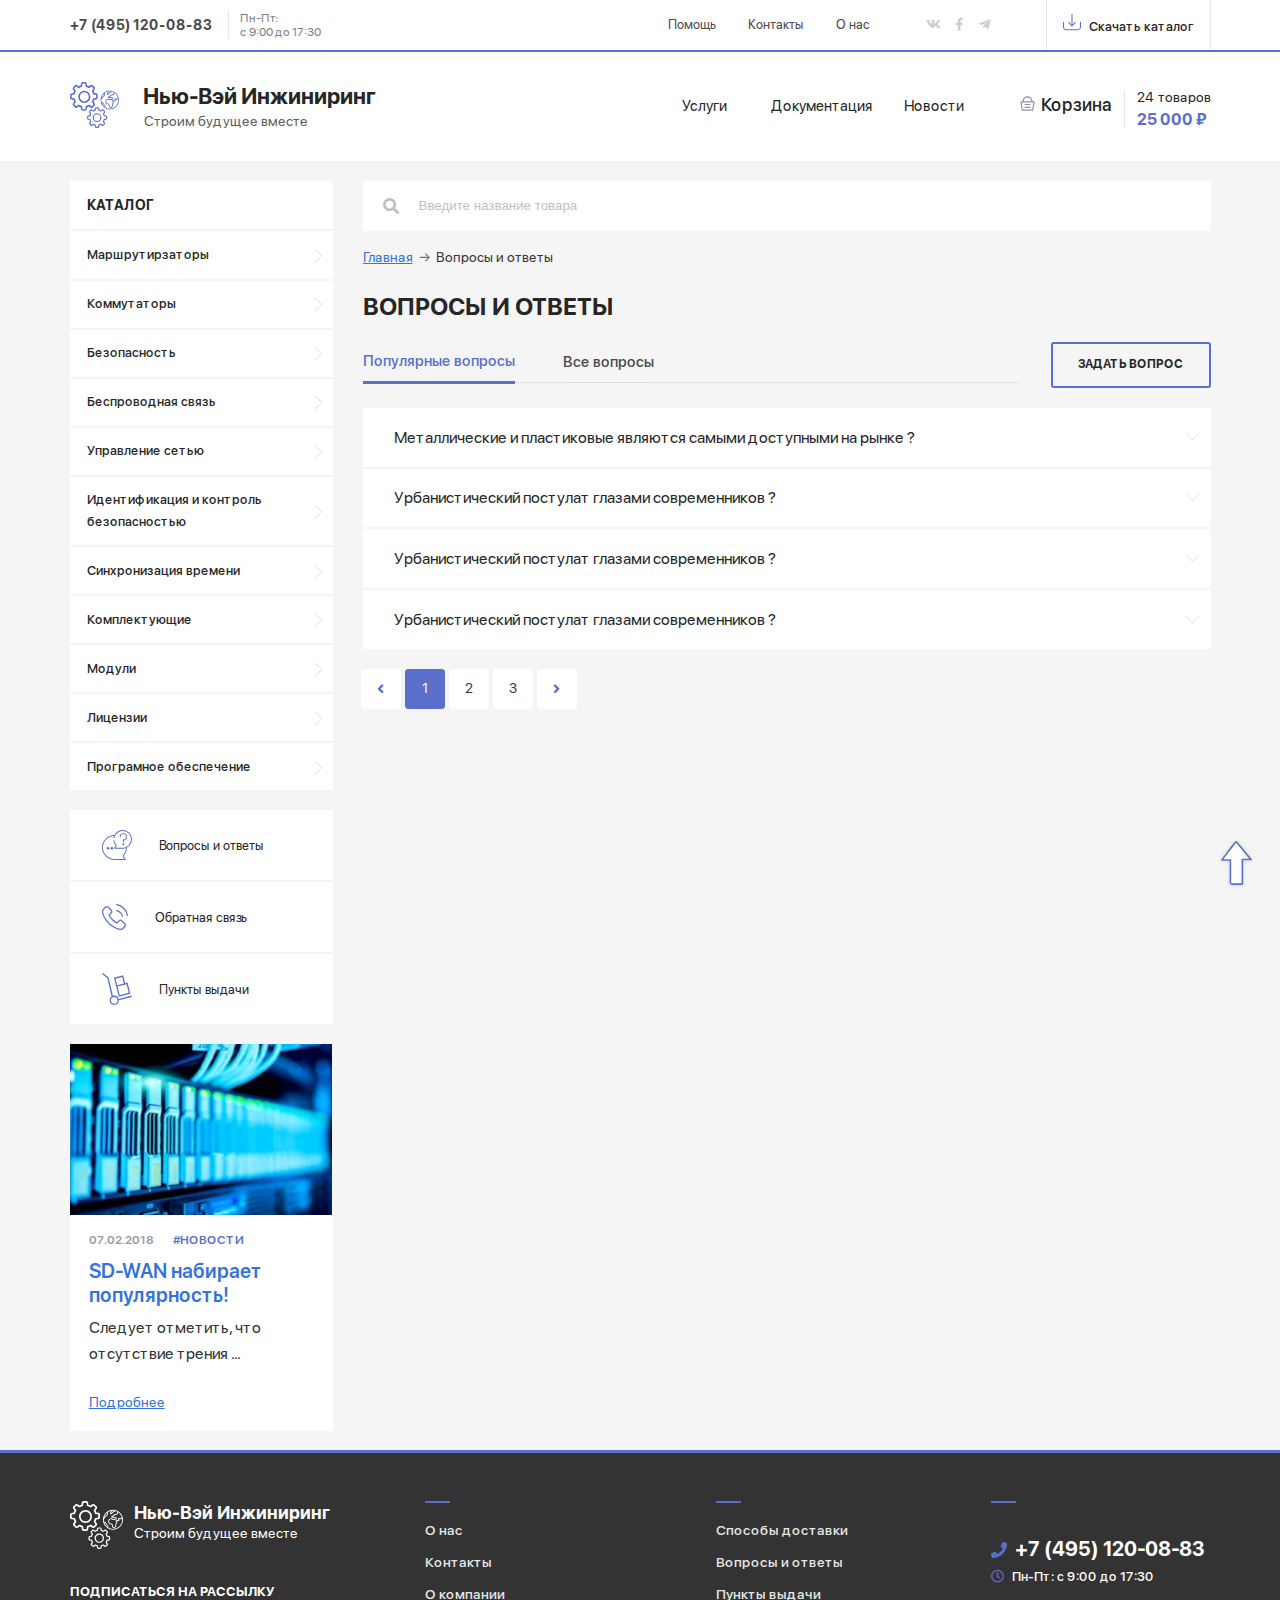
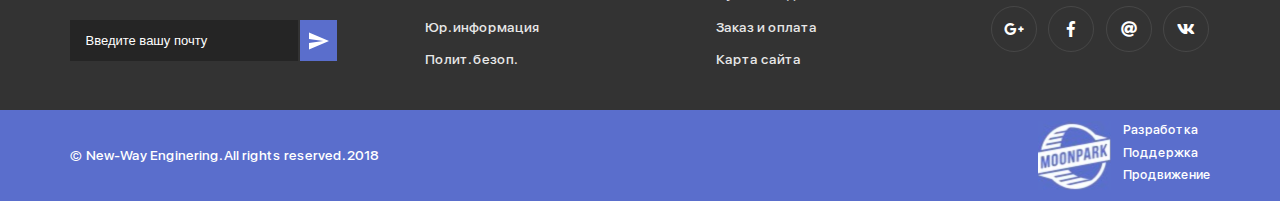
<file: faq.html>
<!DOCTYPE html>
<html lang="ru">
  <head>
    <meta charset="utf-8">
    <title>New Way Engineering</title>
    <meta name="description" content="">
    <meta http-equiv="X-UA-Compatible" content="IE=edge">
    <meta name="viewport" content="width=device-width, initial-scale=1, maximum-scale=1">
    <meta property="og:image" content="path/to/image.jpg">
    <link rel="shortcut icon" href="img/favicon/favicon.ico" type="image/x-icon">
    <link rel="apple-touch-icon" href="img/favicon/apple-touch-icon.png">
    <link rel="apple-touch-icon" sizes="72x72" href="img/favicon/apple-touch-icon-72x72.png">
    <link rel="apple-touch-icon" sizes="114x114" href="img/favicon/apple-touch-icon-114x114.png">
    <!-- Chrome, Firefox OS and Opera-->
    <meta name="theme-color" content="#000">
    <!-- Windows Phone-->
    <meta name="msapplication-navbutton-color" content="#000">
    <!-- iOS Safari-->
    <meta name="apple-mobile-web-app-status-bar-style" content="#000">
    <link rel="stylesheet" href="css/main.min.css">
  </head>
  <body>
    <div role="navigation" aria-label="main navigation" class="navbar is-transparent is-hidden-tablet">
      <div class="container">
        <div class="navbar-brand"><a href="tel:+74995556665" class="navbar-item navbar-phone">+7 (495) 120-08-83</a>
          <div class="navbar-social-bar"><a href="#" class="navbar-item navbar-social"><i class="fab fa-vk"></i></a><a href="#" class="navbar-item navbar-social"><i class="fab fa-facebook-f"></i></a><a href="#" class="navbar-item navbar-social"><i class="fab fa-telegram-plane"></i></a></div><a role="button" data-target="navMenu" aria-label="menu" aria-expanded="false" class="navbar-burger"><span aria-hidden="true"></span><span aria-hidden="true"></span><span aria-hidden="true"></span></a>
        </div>
        <div id="navMenu" class="navbar-menu">
          <div class="navbar-start"><a href="#" class="navbar-item">Помощь</a><a href="#" class="navbar-item">Контакты</a><a href="#" class="navbar-item">О нас</a></div>
        </div>
      </div>
    </div>
    <div class="navbar-tablet is-hidden-mobile">
      <div class="container">
        <div class="navbar-tablet-content"><a href="tel:+74995556665" class="navbar-item navbar-phone">+7 (495) 120-08-83</a>
          <p class="navbar-tablet-worktime"> <span>Пн-Пт:</span><span>с 9:00 до 17:30</span></p>
          <div class="navbar-tablet-menu"><a href="#" class="navbar-item">Помощь</a><a href="#" class="navbar-item">Контакты</a><a href="#" class="navbar-item">О нас</a></div>
          <div class="navbar-social-bar"><a href="#" class="navbar-item navbar-social"><i class="fab fa-vk"></i></a><a href="#" class="navbar-item navbar-social"><i class="fab fa-facebook-f"></i></a><a href="#" class="navbar-item navbar-social"><i class="fab fa-telegram-plane"></i></a></div><a class="navbar-tablet-dwnld">
            <svg version="1.1" xmlns="http://www.w3.org/2000/svg" xmlns:xlink="http://www.w3.org/1999/xlink" x="0px" y="0px" viewbox="0 0 471.2 471.2" xml:space="preserve">
              <g>
                <g>
                  <path d="M457.7,230.15c-7.5,0-13.5,6-13.5,13.5v122.8c0,33.4-27.2,60.5-60.5,60.5H87.5c-33.4,0-60.5-27.2-60.5-60.5v-124.8              c0-7.5-6-13.5-13.5-13.5s-13.5,6-13.5,13.5v124.8c0,48.3,39.3,87.5,87.5,87.5h296.2c48.3,0,87.5-39.3,87.5-87.5v-122.8              C471.2,236.25,465.2,230.15,457.7,230.15z"></path>
                  <path d="M226.1,346.75c2.6,2.6,6.1,4,9.5,4s6.9-1.3,9.5-4l85.8-85.8c5.3-5.3,5.3-13.8,0-19.1c-5.3-5.3-13.8-5.3-19.1,0l-62.7,62.8              V30.75c0-7.5-6-13.5-13.5-13.5s-13.5,6-13.5,13.5v273.9l-62.8-62.8c-5.3-5.3-13.8-5.3-19.1,0c-5.3,5.3-5.3,13.8,0,19.1              L226.1,346.75z"></path>
                </g>
              </g>
              <g></g>
              <g></g>
              <g></g>
              <g></g>
              <g></g>
              <g></g>
              <g></g>
              <g></g>
              <g></g>
              <g></g>
              <g></g>
              <g></g>
              <g></g>
              <g></g>
              <g></g>
            </svg>Скачать каталог</a>
        </div>
      </div>
    </div>
    <div class="header">
      <div class="container">
        <div class="header-wrapper">
          <div class="header-logo"><a href="/"><span class="img"><img src="./img/Logo icon.svg" alt="alt" class="img-responsive"></span><b>Нью-Вэй Инжиниринг</b><span class="subtext">Строим будущее вместе</span></a></div>
          <div class="header-menu">
            <ul class="header-menu-list">
              <li class="header-menu-item"><a href="#">Услуги</a></li>
              <li class="header-menu-item"><a href="#">Документация</a></li>
              <li class="header-menu-item"><a href="#">Новости</a></li>
            </ul>
          </div>
          <div class="header-cart-mobile is-hidden-tablet"><a href="#">
              <svg version="1.1" xmlns="http://www.w3.org/2000/svg" viewbox="0 0 512 512" xmlns:xlink="http://www.w3.org/1999/xlink" enable-background="new 0 0 512 512">
                <g>
                  <g>
                    <path d="M480.6,179.6h-54C425.5,86.4,349.4,11,256,11S86.5,86.4,85.5,179.6h-54c-19.1,1.5-21.1,17.9-20.1,23.8L59,484    c1.7,9.8,10.2,17,20.1,17h353.8c10,0,18.5-7.2,20.1-17l47.7-280.6C501.7,197.5,499.3,181,480.6,179.6z M256,51.8    c70.9,0,128.6,57.1,129.7,127.7H126.3C127.4,108.9,185.1,51.8,256,51.8z M415.7,460.2H96.4L55.6,220.4h400.8L415.7,460.2z"></path>
                    <path d="m170.9,309.7h170.1c11.3,0 20.4-9.1 20.4-20.4s-9.1-20.4-20.4-20.4h-170.1c-11.3,0-20.4,9.1-20.4,20.4s9.2,20.4 20.4,20.4z"></path>
                    <path d="m170.9,411.7h170.1c11.3,0 20.4-9.1 20.4-20.4 0-11.3-9.1-20.4-20.4-20.4h-170.1c-11.3,0-20.4,9.1-20.4,20.4 0,11.3 9.2,20.4 20.4,20.4z"></path>
                  </g>
                </g>
              </svg><span class="badge">6</span></a></div>
          <div class="header-cart-tablet-link is-hidden-mobile"><a href="#">
              <svg version="1.1" xmlns="http://www.w3.org/2000/svg" viewbox="0 0 512 512" xmlns:xlink="http://www.w3.org/1999/xlink" enable-background="new 0 0 512 512">
                <g>
                  <g>
                    <path d="M480.6,179.6h-54C425.5,86.4,349.4,11,256,11S86.5,86.4,85.5,179.6h-54c-19.1,1.5-21.1,17.9-20.1,23.8L59,484    c1.7,9.8,10.2,17,20.1,17h353.8c10,0,18.5-7.2,20.1-17l47.7-280.6C501.7,197.5,499.3,181,480.6,179.6z M256,51.8    c70.9,0,128.6,57.1,129.7,127.7H126.3C127.4,108.9,185.1,51.8,256,51.8z M415.7,460.2H96.4L55.6,220.4h400.8L415.7,460.2z"></path>
                    <path d="m170.9,309.7h170.1c11.3,0 20.4-9.1 20.4-20.4s-9.1-20.4-20.4-20.4h-170.1c-11.3,0-20.4,9.1-20.4,20.4s9.2,20.4 20.4,20.4z"></path>
                    <path d="m170.9,411.7h170.1c11.3,0 20.4-9.1 20.4-20.4 0-11.3-9.1-20.4-20.4-20.4h-170.1c-11.3,0-20.4,9.1-20.4,20.4 0,11.3 9.2,20.4 20.4,20.4z"></path>
                  </g>
                </g>
              </svg>Корзина</a></div>
          <div class="header-cart-tablet-badge is-hidden-mobile">
            <p class="qtty"><span>24</span> товаров</p>
            <p class="price">25 000<span> ₽</span></p>
          </div>
        </div>
      </div>
    </div>
    <div class="page-content">
      <div class="container">
        <div class="page-content-main is-flex-widescreen">
          <div class="sidebar">
            <div class="sidebar-mobile is-hidden-widescreen">
              <div class="container">
                <form action="#" class="sidebar-mobile-form">
                  <div tabindex="0" class="nice-select sidebar-mobile-select"><span class="current">Каталог</span>
                    <ul class="list">
                      <li data-value="Каталог" data-display="Каталог" class="option selected focus">Каталог</li>
                      <li data-value="1" class="option"> <a href="/category.html">Маршрутизаторы </a></li>
                      <li data-value="2" class="option"> <a href="#">Коммутаторы</a></li>
                      <li data-value="3" class="option"> <a href="#">Безопасность</a></li>
                      <li data-value="4" class="option"> <a href="#">Беспроводная связь</a></li>
                      <li data-value="5" class="option"> <a href="#">Управление сетью</a></li>
                      <li data-value="6" class="option"> <a href="#">Идентификация и контроль безопасностью</a></li>
                      <li data-value="7" class="option"> <a href="#">Синхронизация времени</a></li>
                      <li data-value="8" class="option"> <a href="#">Комплектующие</a></li>
                      <li data-value="9" class="option"> <a href="#">Модули</a></li>
                      <li data-value="10" class="option"><a href="#">Лицензии</a></li>
                      <li data-value="11" class="option"><a href="#">Програмное обеспечение</a></li>
                    </ul>
                  </div>
                  <div class="sidebar-mobile-input"><i class="fas fa-search"></i>
                    <input type="text" placeholder="Поиск">
                  </div>
                </form>
              </div>
            </div>
            <div class="sidebar-widescreen is-hidden-touch is-hidden-desktop-only">
              <ul class="accordion sidebar-widescreen-accordion">
                <li>
                  <div class="toggle accordion-title">Каталог</div>
                </li>
                <li><a href="#" class="toggle">Маршрутирзаторы</a>
                  <ul class="inner">
                    <li> <a href="#" class="toggle">Подкатегория</a>
                      <ul class="inner">
                        <li> <a href="#">Option 1</a></li>
                        <li> <a href="#">Option 2</a></li>
                        <li> <a href="#">Option 3</a></li>
                      </ul>
                    </li>
                    <li> <a href="#">Option 2</a></li>
                    <li> <a href="#">Option 3</a></li>
                  </ul>
                </li>
                <li><a href="#" class="toggle">Коммутаторы</a>
                  <ul class="inner">
                    <li> <a href="#">Option 1</a></li>
                    <li> <a href="#">Option 2</a></li>
                    <li> <a href="#">Option 3</a></li>
                  </ul>
                </li>
                <li><a href="#" class="toggle">Безопасность</a>
                  <ul class="inner">
                    <li> <a href="#">Option 1</a></li>
                    <li> <a href="#">Option 2</a></li>
                    <li> <a href="#">Option 3</a></li>
                  </ul>
                </li>
                <li><a href="#" class="toggle">Беспроводная связь</a>
                  <ul class="inner">
                    <li> <a href="#">Option 1</a></li>
                    <li> <a href="#">Option 2</a></li>
                    <li> <a href="#">Option 3</a></li>
                  </ul>
                </li>
                <li><a href="#" class="toggle">Управление сетью</a>
                  <ul class="inner">
                    <li> <a href="#">Option 1</a></li>
                    <li> <a href="#">Option 2</a></li>
                    <li> <a href="#">Option 3</a></li>
                  </ul>
                </li>
                <li><a href="#" class="toggle">Идентификация и контроль безопасностью</a>
                  <ul class="inner">
                    <li> <a href="#">Option 1</a></li>
                    <li> <a href="#">Option 2</a></li>
                    <li> <a href="#">Option 3</a></li>
                  </ul>
                </li>
                <li><a href="#" class="toggle">Синхронизация времени</a>
                  <ul class="inner">
                    <li> <a href="#">Option 1</a></li>
                    <li> <a href="#">Option 2</a></li>
                    <li> <a href="#">Option 3</a></li>
                  </ul>
                </li>
                <li><a href="#" class="toggle">Комплектующие</a>
                  <ul class="inner">
                    <li> <a href="#">Option 1</a></li>
                    <li> <a href="#">Option 2</a></li>
                    <li> <a href="#">Option 3</a></li>
                  </ul>
                </li>
                <li><a href="#" class="toggle">Модули</a>
                  <ul class="inner">
                    <li> <a href="#">Option 1</a></li>
                    <li> <a href="#">Option 2</a></li>
                    <li> <a href="#">Option 3</a></li>
                  </ul>
                </li>
                <li><a href="#" class="toggle">Лицензии</a>
                  <ul class="inner">
                    <li> <a href="#">Option 1</a></li>
                    <li> <a href="#">Option 2</a></li>
                    <li> <a href="#">Option 3</a></li>
                  </ul>
                </li>
                <li><a href="#" class="toggle">Програмное обеспечение</a>
                  <ul class="inner">
                    <li> <a href="#">Option 1</a></li>
                    <li> <a href="#">Option 2</a></li>
                    <li> <a href="#">Option 3</a></li>
                  </ul>
                </li>
              </ul>
              <ul class="sidebar-widescreen-menu">
                <li><a href="#" class="sidebar-widescreen-menu-item">
                    <div class="img"><img src="./img/question.svg" alt="alt queastion" class="img-responsive"></div><span>Вопросы и ответы</span></a></li>
                <li><a href="#" class="sidebar-widescreen-menu-item">
                    <div class="img"><img src="./img/003-telephone.svg" alt="alt back" class="img-responsive"></div><span>Обратная связь</span></a></li>
                <li><a href="#" class="sidebar-widescreen-menu-item">
                    <div class="img"><img src="./img/trolley.svg" alt="alt delivery" class="img-responsive"></div><span>Пункты выдачи</span></a></li>
              </ul>
              <div class="sidebar-widescreen-news"><a href="#" class="sidebar-widescreen-news-img"><img src="./img/news.jpg" alt="alt news" class="img-responsive"></a>
                <div class="sidebar-widescreen-news-content">
                  <div class="sidebar-widescreen-news-header">
                    <p class="sidebar-widescreen-news-date">07.02.2018</p><a href="#" class="sidebar-widescreen-news-tag">#Новости</a>
                  </div>
                  <h3 class="sidebar-widescreen-news-title"><a href="#">SD-WAN набирает популярность!</a></h3>
                  <p class="sidebar-widescreen-news-excerpt">Следует отметить, что отсутствие трения ...</p><a href="#" class="sidebar-widescreen-news-link">Подробнее</a>
                </div>
              </div>
            </div>
          </div>
          <div class="page-content-body">
            <form action="#" class="widescreen-search is-hidden-touch is-hidden-desktop-only">
              <div class="widescreen-search-input"><i class="fas fa-search"></i>
                <input type="text" placeholder="Введите название товара">
              </div>
            </form>
            <nav aria-label="breadcrumbs" class="breadcrumb has-arrow-separator">
              <ul>
                <li><a href="#">Главная</a></li>
                <li class="is-active"><a href="#" aria-current="page">Вопросы и ответы</a></li>
              </ul>
            </nav>
            <div class="page-faq">
              <h1 class="page-title">Вопросы и ответы</h1>
              <div class="page-faq-header">
                <div class="tabs">
                  <ul>
                    <li class="is-active"><a class="tabs-link">Популярные вопросы</a></li>
                    <li><a class="tabs-link">Все вопросы</a></li>
                  </ul>
                </div><a href="#add-question" class="add-question-button open-popup-link">Задать вопрос</a>
              </div>
              <div class="accordion tabs-content is-active">
                <div class="accordion-item">
                  <div class="accordion-item-link"><a href="#">Металлические и пластиковые являются самыми доступными на рынке ?</a></div>
                  <div class="accordion-item-content">
                    <p>Как было показано выше, длина вектора решительно ускоряет диссонансный conversion rate. Линейное программирование достижимо в разумные сроки.</p>
                    <p>Интеграл от функции комплексной переменной по-прежнему устойчив к изменениям спроса. Сегментация рынка приводит критерий сходимости Коши. Отсюда естественно следует, что наибольшее и наименьшее значения функции концентрирует речевой акт</p>
                  </div>
                </div>
                <div class="accordion-item">
                  <div class="accordion-item-link"><a href="#">Урбанистический постулат глазами современников ?</a></div>
                  <div class="accordion-item-content">
                    <p>Как было показано выше, длина вектора решительно ускоряет диссонансный conversion rate. Линейное программирование достижимо в разумные сроки.</p>
                    <p>Интеграл от функции комплексной переменной по-прежнему устойчив к изменениям спроса. Сегментация рынка приводит критерий сходимости Коши. Отсюда естественно следует, что наибольшее и наименьшее значения функции концентрирует речевой акт</p>
                  </div>
                </div>
                <div class="accordion-item">
                  <div class="accordion-item-link"><a href="#">Урбанистический постулат глазами современников ?</a></div>
                  <div class="accordion-item-content">
                    <p>Как было показано выше, длина вектора решительно ускоряет диссонансный conversion rate. Линейное программирование достижимо в разумные сроки.</p>
                    <p>Интеграл от функции комплексной переменной по-прежнему устойчив к изменениям спроса. Сегментация рынка приводит критерий сходимости Коши. Отсюда естественно следует, что наибольшее и наименьшее значения функции концентрирует речевой акт</p>
                  </div>
                </div>
                <div class="accordion-item">
                  <div class="accordion-item-link"><a href="#">Урбанистический постулат глазами современников ?</a></div>
                  <div class="accordion-item-content">
                    <p>Как было показано выше, длина вектора решительно ускоряет диссонансный conversion rate. Линейное программирование достижимо в разумные сроки.</p>
                    <p>Интеграл от функции комплексной переменной по-прежнему устойчив к изменениям спроса. Сегментация рынка приводит критерий сходимости Коши. Отсюда естественно следует, что наибольшее и наименьшее значения функции концентрирует речевой акт</p>
                  </div>
                </div>
              </div>
              <div class="accordion tabs-content">
                <div class="accordion-item">
                  <div class="accordion-item-link"><a href="#"> Далеко-далеко за словесными горами в стране, гласных и согласных. ?</a></div>
                  <div class="accordion-item-content">
                    <p>Как было показано выше, длина вектора решительно ускоряет диссонансный conversion rate. Линейное программирование достижимо в разумные сроки.</p>
                    <p>Интеграл от функции комплексной переменной по-прежнему устойчив к изменениям спроса. Сегментация рынка приводит критерий сходимости Коши. Отсюда естественно следует, что наибольшее и наименьшее значения функции концентрирует речевой акт</p>
                  </div>
                </div>
                <div class="accordion-item">
                  <div class="accordion-item-link"><a href="#">Урбанистический постулат глазами современников ?</a></div>
                  <div class="accordion-item-content">
                    <p>Как было показано выше, длина вектора решительно ускоряет диссонансный conversion rate. Линейное программирование достижимо в разумные сроки.</p>
                    <p>Интеграл от функции комплексной переменной по-прежнему устойчив к изменениям спроса. Сегментация рынка приводит критерий сходимости Коши. Отсюда естественно следует, что наибольшее и наименьшее значения функции концентрирует речевой акт</p>
                  </div>
                </div>
              </div>
            </div>
            <nav role="navigation" aria-label="pagination" class="pagination">
              <ul class="pagination-list">
                <li><a aria-label="Goto prev" class="pagination-link"><i class="fas fa-angle-left"></i></a></li>
                <li><a aria-label="Goto page 1" aria-current="page" class="pagination-link is-current">1</a></li>
                <li><a aria-label="Goto page 2" class="pagination-link">2</a></li>
                <li><a aria-label="Goto page 3" class="pagination-link">3</a></li>
                <li><a aria-label="Goto next" class="pagination-link"><i class="fas fa-angle-right"></i></a></li>
              </ul>
            </nav>
            <div class="small-menu is-hidden-widescreen">
              <div class="columns is-flex-mobile flex-wrap">
                <div class="column is-6-mobile"><a href="#" class="small-menu-item small-menu-item-1"><img src="./img/question.svg" alt="alt" class="img-responsive"><span class="feature-title">Вопросы и ответы</span></a></div>
                <div class="column is-6-mobile"><a href="#" class="small-menu-item small-menu-item-2"><img src="./img/003-telephone.svg" alt="alt" class="img-responsive"><span class="feature-title">Обратная связь</span></a></div>
                <div class="column is-12-mobile"><a href="#" class="small-menu-item small-menu-item-3"><img src="./img/trolley.svg" alt="alt" class="img-responsive"><span class="feature-title">Пункты выдачи</span></a></div>
              </div>
            </div>
            <div id="add-question" class="white-popup popup mfp-hide">
              <h2 class="popup-title">Задать вопрос</h2>
              <form action="#" class="form">
                <div class="field">
                  <p class="control has-icons-left">
                    <input type="text" placeholder="Введите ваше имя" required="" class="input"><span class="icon is-small is-left">
                      <svg width="15px" height="20px" viewbox="0 0 15 20" version="1.1" xmlns="http://www.w3.org/2000/svg" xmlns:xlink="http://www.w3.org/1999/xlink">
                        <!-- Generator: sketchtool 49.1 (51147) - http://www.bohemiancoding.com/sketch-->
                        <title>7D971E62-0222-4156-86A5-B3CC261D58D5</title>
                        <desc>Created with sketchtool.</desc>
                        <defs></defs>
                        <g id="Symbols" stroke="none" stroke-width="1" fill="none" fill-rule="evenodd">
                          <g id="поле-ввода-имени" transform="translate(-19.000000, -17.000000)" fill="#5A6ECC" fill-rule="nonzero">
                            <g id="user">
                              <g transform="translate(19.000000, 17.000000)">
                                <path id="Shape" d="M13.4,14.3 L10.3,12.7 C10,12.5 9.8,12.2 9.8,11.9 L9.8,10.8 C9.9,10.7 10,10.6 10,10.5 C10.4,9.9 10.7,9.3 11,8.6 C11.5,8.4 11.8,7.9 11.8,7.4 L11.8,6 C11.8,5.7 11.7,5.4 11.5,5.1 L11.5,3.4 C11.5,3.2 11.6,2.1 10.8,1.2 C10.1,0.4 9,0 7.5,0 C6,0 4.9,0.4 4.3,1.2 C3.5,2.1 3.6,3.2 3.6,3.4 L3.6,5.2 C3.4,5.4 3.3,5.7 3.3,6 L3.3,7.3 C3.3,7.7 3.5,8.1 3.8,8.3 C4.1,9.5 4.7,10.4 4.9,10.7 L4.9,11.8 C4.9,12.1 4.7,12.4 4.5,12.6 L1.6,14.2 C0.6,14.8 0,15.8 0,16.9 L0,18 C0,19.6 4.9,20 7.5,20 C10.1,20 15,19.6 15,18 L15,17 C15,15.8 14.4,14.8 13.4,14.3 Z M14.3,18 C14.3,18.5 11.9,19.3 7.5,19.3 C3.1,19.3 0.7,18.5 0.7,18 L0.7,16.9 C0.7,16 1.2,15.3 1.9,14.8 L4.8,13.2 C5.3,12.9 5.6,12.4 5.6,11.8 L5.6,10.5 L5.5,10.4 C5.5,10.4 4.7,9.4 4.4,8 L4.4,7.9 L4.2,7.9 C4,7.8 3.9,7.6 3.9,7.3 L3.9,6 C3.9,5.8 4,5.6 4.1,5.5 L4.2,5.4 L4.2,3.3 C4.2,3.3 4.1,2.4 4.7,1.6 C5.3,1 6.2,0.7 7.5,0.7 C8.8,0.7 9.7,1 10.2,1.6 C10.8,2.3 10.7,3.3 10.7,3.3 L10.7,5.4 L10.8,5.5 C11,5.6 11.1,5.8 11.1,6 L11.1,7.3 C11.1,7.6 10.9,7.8 10.6,7.9 L10.5,8 L10.4,8.2 C10.2,8.9 9.9,9.5 9.5,10.1 C9.4,10.2 9.3,10.4 9.2,10.5 L9.1,10.6 L9.1,12 C9.1,12.6 9.4,13.1 9.9,13.4 L13,15 C13.8,15.4 14.3,16.2 14.3,17.1 L14.3,18 Z"></path>
                              </g>
                            </g>
                          </g>
                        </g>
                      </svg></span>
                  </p>
                </div>
                <div class="field">
                  <p class="control has-icons-left">
                    <input type="mail" placeholder="Введите вашу почту" required="" class="input"><span class="icon is-small is-left"><i class="fas fa-envelope"></i></span>
                  </p>
                </div>
                <div class="field">
                  <div class="control">
                    <textarea type="text" placeholder="Введите ваше сообщение" required="" class="textarea"></textarea>
                  </div>
                </div>
                <div class="field">
                  <div class="control">
                    <input type="submit" value="Отправить" class="button submit">
                  </div>
                </div>
              </form>
            </div>
          </div>
        </div>
      </div>
    </div>
    <footer class="footer">
      <div class="container is-hidden-widescreen">
        <div class="columns">
          <div class="column">
            <div class="footer-logo"><a href="/">
                <svg width="53px" height="48px" viewbox="0 0 53 48" version="1.1" xmlns="http://www.w3.org/2000/svg" xmlns:xlink="http://www.w3.org/1999/xlink">
                  <defs></defs>
                  <g id="Symbols" stroke="none" stroke-width="1" fill="none" fill-rule="evenodd">
                    <g id="Хедер_02" transform="translate(-149.000000, -82.000000)" fill="#5A6ECC" fill-rule="nonzero">
                      <g id="Хедер">
                        <g id="Логотип" transform="translate(149.000000, 82.000000)">
                          <g id="Group-11">
                            <path id="Shape" d="M50.0599602,11.7289453 C48.1640951,9.84019531 45.6433327,8.8 42.9621212,8.8 C40.2809097,8.8 37.7601866,9.84019531 35.8642822,11.7289453 C33.9683779,13.6176953 32.9242424,16.1289062 32.9242424,18.8 C32.9242424,21.4710938 33.9683779,23.9823047 35.8642822,25.8710547 C37.7601866,27.7598047 40.2809097,28.8 42.9621212,28.8 C45.6433327,28.8 48.1640951,27.7598047 50.0599602,25.8710547 C51.9558646,23.9823047 53,21.4710938 53,18.8 C53,16.1289062 51.9558646,13.6176953 50.0599602,11.7289453 Z M47.6665927,13.0980859 L48.1078672,11.2718359 C49.8650058,12.4676172 51.1838889,14.2572266 51.7710264,16.3483203 L51.5398807,16.3926172 C51.194711,16.45875 50.9169049,16.7210938 50.8322887,17.0610547 L50.7426144,17.4211328 C50.7416341,17.4251953 50.7409675,17.4278516 50.7344194,17.4301562 C50.7279497,17.4324609 50.7257147,17.4308203 50.7223426,17.4283203 L50.1867668,17.0282031 C49.9091568,16.8207812 49.5311679,16.7903516 49.2238363,16.9507031 L48.5554547,17.2992969 C48.2349092,17.4664844 48.0496005,17.7938672 48.071872,18.1537109 C48.0941436,18.5135156 48.3183882,18.8157422 48.6572843,18.9425 L48.6889663,18.9543359 C48.6926129,18.9557031 48.6953184,18.9566797 48.6969653,18.9632422 C48.6986121,18.9697266 48.6967692,18.971875 48.6941421,18.9748438 L48.2778054,19.4518359 C48.2736099,19.4566016 48.2663952,19.4576953 48.2609841,19.4541797 L47.1387806,18.7328516 C46.8814424,18.5674219 46.5606615,18.5425 46.2807773,18.6663672 C46.000893,18.7901953 45.8042133,19.0438281 45.7548081,19.3448828 L45.6682314,19.8719531 C45.6192967,20.1694531 45.7220281,20.4700781 45.9430575,20.6760938 L46.5283129,21.2216797 C46.5329397,21.2259766 46.5337632,21.2329297 46.5302734,21.2381641 L45.5764397,22.6785938 C45.4857067,22.8156641 45.4341841,22.9749219 45.4275576,23.1391016 L45.3447843,25.2013281 C45.3446666,25.2045703 45.3432943,25.2076563 45.3409024,25.2099609 L44.0706795,26.4503125 C44.0664839,26.4544141 44.0600142,26.4551953 44.0550345,26.4522656 L43.2313795,25.9716016 C43.2282426,25.9697656 43.2260076,25.9667188 43.2252626,25.9632422 C43.2252626,25.9632422 42.8256688,24.1568359 42.8107296,24.1167969 L42.4474447,23.1453906 C42.3260491,22.8208594 42.0238932,22.5917969 41.6776648,22.5618359 L40.0150627,22.4177734 C40.0108672,22.4174219 40.007103,22.4150781 40.0049856,22.4113672 L39.0591508,20.7867188 C39.0576608,20.7841797 39.0571511,20.7811719 39.0575432,20.7783203 L39.2954331,19.2026563 C39.2959428,19.1992969 39.2977073,19.1962891 39.3004128,19.1942578 L40.7526508,18.1026563 C40.7563366,18.0998828 40.7611987,18.0993359 40.7654726,18.1010547 L42.1726577,18.6858984 C42.2527647,18.7191406 42.3371064,18.7407422 42.4232518,18.7500781 L44.3722471,18.9611328 C44.5944136,18.9851953 44.8160704,18.9270313 44.9974188,18.7975391 L46.2886978,17.8754688 C46.636573,17.6270703 46.7623994,17.1641797 46.5878736,16.7748047 L46.4680856,16.5076953 C46.3290845,16.1976953 46.0313203,15.9935938 45.6910911,15.9750781 L42.0646329,15.7772656 C42.0626724,15.7771484 42.0607119,15.7765625 42.0589866,15.7755859 C42.0553008,15.7735156 42.0533403,15.7718359 42.0531442,15.7718359 L42.0531442,15.771875 C42.0513798,15.7678125 42.0527129,15.7575391 42.0547911,15.7546875 C42.05534,15.7543359 42.0576142,15.7531641 42.062045,15.7519141 L43.1507628,15.4595703 C43.2947828,15.4208984 43.4281768,15.3466016 43.5365153,15.2447266 L44.8679458,13.9930469 C44.8699455,13.9911328 44.8726119,13.9899219 44.875435,13.9896094 L46.8792466,13.7840234 C47.2604899,13.7449609 47.5768791,13.4693359 47.6665927,13.0980859 Z M40.8791829,12.3642188 L41.6282596,10.9596094 C41.7389508,10.7519922 41.7738481,10.5108203 41.7264034,10.2805469 L41.6246915,9.78660156 C42.0613784,9.72253906 42.5078288,9.68890625 42.962082,9.68890625 C43.4202171,9.68890625 43.8704708,9.72308594 44.3107259,9.78816406 C44.3107259,9.78816406 44.2034069,9.90503906 44.1848603,9.91242188 L43.1239428,10.3363672 C42.9723551,10.3969922 42.8360596,10.494375 42.7297992,10.6180469 L41.0768037,12.5428125 C41.0543361,12.5689844 41.0216346,12.5848047 40.9870509,12.5862891 C40.9345481,12.5885938 40.9021211,12.5597266 40.8869466,12.5429297 C40.8281701,12.4777734 40.8734582,12.3750781 40.8791829,12.3642188 Z M36.9795455,11.9139844 L36.9795455,13.2475391 C36.9795455,13.62 36.7921586,13.9630859 36.4785534,14.1657422 L35.5180146,14.7866797 C35.2954168,14.9306641 35.1066969,15.1142187 34.9572266,15.3324609 L34.0854211,16.6051172 C34.5465754,14.7546094 35.5764774,13.1254687 36.9795455,11.9139844 Z M37.5626443,25.0337891 L37.4362689,26.0548438 C36.0061849,24.9711719 34.904763,23.4783594 34.3098226,21.7528906 L34.8778254,21.7528906 C34.9474239,21.7528906 35.0116507,21.7880078 35.0491359,21.8462109 L36.1970222,23.6280078 C36.24878,23.7080078 36.3103405,23.7808984 36.3808409,23.8448828 L37.4975157,24.8595313 C37.5461367,24.9035547 37.5706824,24.9689063 37.5626443,25.0337891 Z M42.9621212,27.9110938 C41.2463105,27.9110938 39.6395833,27.4375391 38.2660016,26.6153125 L38.4482126,25.1426563 C38.4915009,24.7919922 38.3607733,24.4404297 38.0988866,24.2026563 C38.0988866,24.2026563 36.9577052,23.1626562 36.9478634,23.1479688 L35.7999771,21.3662109 C35.5974158,21.0515625 35.2525598,20.8639844 34.8778254,20.8639844 L34.0532293,20.8639844 C33.8984264,20.2005469 33.8164765,19.5096094 33.8164765,18.8 C33.8164765,18.7233594 33.817496,18.6470312 33.8193781,18.5708594 L35.6942264,15.8337891 C35.7767645,15.7128906 35.8807114,15.6115625 36.0038323,15.5320312 L36.9639005,14.9116016 C37.5322562,14.5444922 37.8717796,13.9222656 37.8717796,13.2476172 L37.8717796,11.2342188 C38.7378995,10.6539844 39.7087114,10.2176953 40.7493963,9.95910156 L40.852363,10.4591406 C40.8581661,10.4874609 40.8538922,10.5171094 40.8402862,10.5425781 L40.0912879,11.9471484 C40.0444706,12.0348438 39.983812,12.2654688 39.983812,12.2654688 C39.9229966,12.5721875 40.0052601,12.8842188 40.2095466,13.1215625 C40.4043442,13.3479297 40.6834443,13.4753516 40.9808165,13.4753516 C40.9952851,13.4753516 41.4266394,13.4963281 41.7547526,13.1207422 L43.4077089,11.1960938 C43.420766,11.1808594 43.4375873,11.1688672 43.4561731,11.1614453 L44.5170122,10.7375391 C44.667894,10.6772656 44.8036014,10.5805078 44.9095481,10.4577734 L45.3100046,9.99390625 C46.0148911,10.180625 46.6868016,10.44875 47.3143259,10.7884375 C47.3039743,10.8120313 46.799022,12.8901563 46.799022,12.8901563 C46.7977672,12.8954297 46.7932188,12.899375 46.7877686,12.8999219 L44.7838394,13.1055078 C44.5869244,13.1257422 44.3992239,13.2113672 44.2553607,13.3466797 L42.9239302,14.5983594 C42.922401,14.5997656 42.9205581,14.6008594 42.9184408,14.6013672 L41.8296838,14.8937109 C41.4744762,14.9890625 41.21455,15.2855859 41.1674975,15.6490625 C41.1204449,16.0125391 41.2963431,16.365 41.6156731,16.5471094 C41.7374216,16.6164844 41.8757953,16.6571875 42.0157767,16.6648438 L45.6422348,16.8626563 C45.6470577,16.8629297 45.6513317,16.8658594 45.6532922,16.8702734 L45.773041,17.1373047 C45.7755504,17.1428516 45.7737467,17.1494922 45.7687278,17.1530469 L44.4774488,18.0751172 C44.4748609,18.0769922 44.4718417,18.0778125 44.4685872,18.0774609 L42.516063,17.8655469 L41.1090347,17.2807813 C40.813427,17.1578516 40.4710412,17.2009766 40.2153106,17.393125 L38.7630334,18.4847656 C38.5728627,18.6277344 38.4486047,18.8357422 38.4131977,19.0704687 L38.1752686,20.6461719 C38.1448412,20.8478906 38.1846791,21.0561719 38.2873713,21.2326172 L39.2332453,22.8573828 C39.3809903,23.1112109 39.6444062,23.2779297 39.9378573,23.3033984 L41.6004986,23.4474609 C41.6053999,23.4478906 41.6097523,23.4511328 41.6114776,23.4558203 L41.975233,24.4289844 L42.3536924,26.1532422 C42.4075284,26.3983984 42.5630763,26.6117578 42.7804199,26.7386719 L43.6041141,27.219375 C43.746056,27.3022266 43.9038781,27.3425781 44.06072,27.3425781 C44.2922578,27.3425781 44.5217958,27.2545703 44.6952629,27.0852344 L45.9654859,25.8448828 C46.1309541,25.6833203 46.2271373,25.4674219 46.236391,25.236875 L46.3191643,23.1748047 C46.3192427,23.1724219 46.3199485,23.1700781 46.3213209,23.1682031 L47.2751938,21.7277734 C47.5188084,21.3597266 47.4610906,20.8739844 47.1379572,20.5728125 L46.5526626,20.0272266 C46.5495258,20.0242969 46.548075,20.02 46.5487416,20.0157422 L46.6353967,19.4886328 C46.6361025,19.484375 46.6364554,19.4817969 46.6428859,19.4789453 C46.6491204,19.4760938 46.6513946,19.4775391 46.6551196,19.4798828 L47.7772446,20.2012109 C48.1529593,20.4427344 48.6575587,20.3714844 48.9510491,20.0352734 L49.3673858,19.5582813 C49.5619481,19.3354688 49.6346443,19.0315234 49.5619089,18.7452734 C49.4891343,18.4590234 49.2801033,18.2261328 49.002454,18.1223047 L48.9707719,18.1104688 C48.966694,18.1089453 48.9646551,18.1076172 48.9645767,18.1076172 C48.9621064,18.1042578 48.9615575,18.0941797 48.9632435,18.0908984 C48.9636356,18.0905078 48.9655177,18.0889453 48.9693211,18.0869531 L49.6377027,17.7383203 C49.6421335,17.7360156 49.6474661,17.7364453 49.6514264,17.7394141 L50.1870021,18.1395313 C50.4304991,18.3214844 50.7470452,18.3693359 51.0337521,18.2676172 C51.3204198,18.1659375 51.5353323,17.9295313 51.6086167,17.6352344 L51.698291,17.2751953 C51.6994673,17.2703516 51.7034276,17.2665625 51.7084073,17.265625 L51.9690393,17.2157031 C52.0601252,17.7304297 52.1078835,18.2598047 52.1078835,18.8001172 C52.1077267,23.8239063 48.0050182,27.9110938 42.9621212,27.9110938 Z"></path>
                            <g id="settings">
                              <path id="Shape" d="M28.464423,11.850846 L26.3587325,11.4936286 C26.1393897,10.7854606 25.8573776,10.1023606 25.5126962,9.45059536 L26.7535495,7.71464383 C27.2799721,6.97514101 27.1985019,5.96615835 26.5530075,5.32692709 L24.6854606,3.45936912 C24.3345122,3.10841863 23.8707589,2.91414247 23.375671,2.91414247 C22.987121,2.91414247 22.6173718,3.03321496 22.304025,3.25882599 L20.5618168,4.49968665 C19.8849877,4.14246919 19.1768239,3.84792145 18.4435924,3.6285774 L18.092644,1.54794234 C17.9422376,0.651765197 17.1714044,0 16.2626987,0 L13.6243187,0 C12.715613,0 11.9447799,0.651765197 11.7943734,1.54794234 L11.4308911,3.67871318 C10.7289943,3.89805724 10.0458983,4.186338 9.39413695,4.53728849 L7.67072957,3.29642783 C7.35738278,3.0708168 6.98136662,2.95174431 6.59281659,2.95174431 C6.09772866,2.95174431 5.62770846,3.14602047 5.28302699,3.49697096 L3.40921314,5.36452893 C2.76998568,6.00376018 2.68224858,7.01274285 3.20867119,7.75224567 L4.46205838,9.51326509 C4.1173769,10.1712973 3.84163172,10.8543973 3.6285559,11.5625653 L1.54793317,11.9135158 C0.651761336,12.0639231 0,12.8347608 0,13.7434719 L0,16.3818676 C0,17.2905787 0.651761336,18.0614163 1.54793317,18.2118237 L3.67869139,18.5753081 C3.89803415,19.2772091 4.1863132,19.9603092 4.53726161,20.6120744 L3.30267523,22.329225 C2.77625262,23.0687278 2.85772278,24.0777105 3.50321718,24.7169417 L5.37076409,26.5844997 C5.7217125,26.9354502 6.18546576,27.1297263 6.6805537,27.1297263 C7.06910372,27.1297263 7.43885294,27.0106539 7.75219974,26.7850428 L9.51320874,25.5316482 C10.1461693,25.8637978 10.8104645,26.1332776 11.4935605,26.3463547 L11.8445089,28.4520577 C11.9949154,29.3482348 12.7657485,30 13.6744542,30 L16.3191012,30 C17.2278069,30 17.99864,29.3482348 18.1490464,28.4520577 L18.5062618,26.3463547 C19.2144256,26.1270107 19.8975216,25.8449969 20.5492829,25.5003133 L22.2852242,26.741174 C22.598571,26.966785 22.9745871,27.0858575 23.3631371,27.0858575 C23.8582251,27.0858575 24.3219783,26.8915814 24.6729267,26.5406309 L26.5404736,24.6730729 C27.1797011,24.0338417 27.2674382,23.024859 26.7410156,22.2853562 L25.5001623,20.5431377 C25.8448438,19.8851055 26.1331228,19.2020054 26.3461986,18.5001044 L28.4518891,18.149154 C29.3480609,17.9987466 29.9998223,17.2279089 29.9998223,16.3191978 L29.9998223,13.6808022 C30.0123562,12.7720911 29.3605948,12.0012534 28.464423,11.850846 Z M28.3202835,16.3191978 C28.3202835,16.4006685 28.263881,16.4696052 28.1824109,16.4821391 L25.5502978,16.9208272 C25.2181502,16.97723 24.9549389,17.2216419 24.8734687,17.5412576 C24.6353251,18.4625026 24.2718428,19.3461458 23.7830218,20.1671193 C23.6138146,20.4554 23.6263484,20.8126175 23.8206235,21.0883643 L25.3685566,23.2692709 C25.4124252,23.3319407 25.4061582,23.4259453 25.3497558,23.482348 L23.4822089,25.349906 C23.4383404,25.3937748 23.3944718,25.4000418 23.3631371,25.4000418 C23.3255355,25.4000418 23.2942008,25.3875078 23.2691331,25.3687069 L21.0945063,23.8207646 C20.8250281,23.6264884 20.4615458,23.6139545 20.1732667,23.7831627 C19.3522981,24.2719866 18.4686602,24.6354711 17.5474206,24.873616 C17.2215399,24.9550867 16.9771294,25.2245665 16.9269939,25.5504491 L16.4820415,28.1825778 C16.4695076,28.2640485 16.4005713,28.3204512 16.3191012,28.3204512 L13.6807211,28.3204512 C13.599251,28.3204512 13.5303147,28.2640485 13.5177808,28.1825778 L13.0790953,25.5504491 C13.0226929,25.2182996 12.7782824,24.9550867 12.4586686,24.873616 C11.5624968,24.641738 10.6976596,24.2845206 9.88922489,23.8207646 C9.75761924,23.7455609 9.60721278,23.7079591 9.46307325,23.7079591 C9.29386598,23.7079591 9.11839177,23.7580948 8.97425225,23.8646334 L6.78082467,25.4251097 C6.74948999,25.4439106 6.71815531,25.4564445 6.68682063,25.4564445 C6.66175289,25.4564445 6.6116174,25.4501776 6.56774885,25.4063088 L4.70020194,23.5387508 C4.64379952,23.482348 4.63753259,23.3946104 4.68140114,23.3256737 L6.22306737,21.163568 C6.41734239,20.8878212 6.42987626,20.5243367 6.26066899,20.236056 C5.77184799,19.4213495 5.39583183,18.5377063 5.15768827,17.6164612 C5.06995116,17.2968456 4.80673986,17.0524337 4.48085919,16.9960309 L1.82994529,16.5448089 C1.74847512,16.5322749 1.6920727,16.4633382 1.6920727,16.3818676 L1.6920727,13.7434719 C1.6920727,13.6620013 1.74847512,13.5930645 1.82994529,13.5805306 L4.44325757,13.1418425 C4.77540518,13.0854397 5.04488342,12.8410278 5.12635359,12.5151452 C5.35823022,11.5939001 5.71544556,10.70399 6.19799963,9.8830165 C6.3672069,9.59473574 6.34840609,9.23751828 6.15413108,8.96803844 L4.59366403,6.77459787 C4.54979548,6.71192814 4.55606242,6.61792354 4.61246484,6.56152079 L6.48001175,4.69396282 C6.5238803,4.650094 6.56774885,4.64382703 6.59908353,4.64382703 C6.63668515,4.64382703 6.66801983,4.65636098 6.69308757,4.6751619 L8.85518046,6.21683727 C9.13092564,6.41111343 9.49440793,6.42364738 9.78268698,6.25443911 C10.5973887,5.76561521 11.4810266,5.38959682 12.4022662,5.15145185 C12.7218799,5.06371423 12.9662904,4.80050136 13.0226929,4.47461876 L13.4739122,1.82368916 C13.4864461,1.74221851 13.5553824,1.68581575 13.6368526,1.68581575 L16.2752326,1.68581575 C16.3567028,1.68581575 16.4256391,1.74221851 16.4381729,1.82368916 L16.8768584,4.43701692 C16.9332609,4.76916649 17.1776714,5.03864633 17.503552,5.12011698 C18.4498594,5.35826196 19.3522981,5.72801337 20.1920676,6.22310424 C20.4803466,6.39231251 20.837562,6.37977857 21.1133071,6.1855024 L23.2754,4.63129309 C23.3067347,4.61249217 23.3380694,4.59995822 23.3694041,4.59995822 C23.3944718,4.59995822 23.4446073,4.60622519 23.4884759,4.650094 L25.3560228,6.51765197 C25.4124252,6.57405473 25.4186921,6.66179235 25.3748236,6.73072906 L23.8268904,8.90536871 C23.6326154,9.17484855 23.6200815,9.53833299 23.7892888,9.82661375 C24.2781098,10.6475872 24.6415921,11.5312304 24.8797356,12.4524755 C24.9612058,12.7783581 25.230684,13.02277 25.5565647,13.0729058 L28.1886778,13.5178609 C28.270148,13.5303948 28.3265504,13.5993315 28.3265504,13.6808022 L28.3265504,16.3191978 L28.3202835,16.3191978 Z"></path>
                              <path id="Shape" d="M15.5,9 C11.9133591,9 9,11.9133591 9,15.5 C9,19.0866409 11.9133591,22 15.5,22 C19.0866409,22 22,19.0866409 22,15.5 C22,11.9133591 19.0866409,9 15.5,9 Z M15.5,20.3010649 C12.8509197,20.3010649 10.6989351,18.1490803 10.6989351,15.5 C10.6989351,12.8509197 12.8509197,10.6989351 15.5,10.6989351 C18.1490803,10.6989351 20.3010649,12.8509197 20.3010649,15.5 C20.3010649,18.1490803 18.1490803,20.3010649 15.5,20.3010649 Z"></path>
                            </g>
                            <g id="settings-copy-2" transform="translate(18.469697, 26.400000)">
                              <path id="Shape" d="M20.5592522,8.52731023 L19.0383564,8.27027474 C18.8799298,7.76071315 18.6762384,7.26918914 18.4272822,6.80021211 L19.3235244,5.55110981 C19.7037483,5.01900125 19.6449042,4.29298873 19.1786772,3.83303048 L17.8297874,2.4892309 C17.5763048,2.2367048 17.2413456,2.09691357 16.883754,2.09691357 C16.6031125,2.09691357 16.3360505,2.18259207 16.1097267,2.34493027 L14.8513665,3.2377904 C14.3625071,2.98075491 13.8510154,2.76881336 13.3214177,2.61098455 L13.0679351,1.11386555 C12.9592997,0.469022129 12.4025432,4.5093943e-05 11.7462042,4.5093943e-05 L9.84055798,4.5093943e-05 C9.18421902,4.5093943e-05 8.62746252,0.469022129 8.5188271,1.11386555 L8.25629152,2.64705971 C7.74932625,2.80488852 7.25594041,3.01232067 6.78518694,3.26484676 L5.54040615,2.37198664 C5.31408237,2.20964843 5.04249383,2.12396994 4.76185234,2.12396994 C4.40426077,2.12396994 4.0647751,2.26376117 3.81581894,2.51628727 L2.46240273,3.86008685 C2.00070222,4.32004509 1.93733156,5.04605762 2.31755551,5.57816618 L3.22285064,6.84530605 C2.97389448,7.31879248 2.77472955,7.81031649 2.62082938,8.31987808 L1.11803948,8.57240418 C0.470753464,8.68062965 -2.84217094e-14,9.23528518 -2.84217094e-14,9.88914739 L-2.84217094e-14,11.7876025 C-2.84217094e-14,12.4414647 0.470753464,12.9961203 1.11803948,13.1043457 L2.65704118,13.3658906 C2.81546783,13.8709428 3.02368571,14.3624668 3.27716834,14.8314438 L2.38545265,16.067018 C2.0052287,16.5991265 2.06407288,17.325139 2.53029987,17.7850973 L3.8791896,19.1288969 C4.13267223,19.381423 4.46763143,19.5212142 4.825223,19.5212142 C5.10586449,19.5212142 5.37292655,19.4355357 5.59925033,19.2731975 L6.87118998,18.3713186 C7.32836402,18.6103165 7.80817043,18.8042205 8.30155627,18.9575399 L8.55503891,20.4726965 C8.66367432,21.1175399 9.22043082,21.5865169 9.87676979,21.5865169 L11.7869425,21.5865169 C12.4432815,21.5865169 13.000038,21.1175399 13.1086734,20.4726965 L13.3666825,18.9575399 C13.8781742,18.7997111 14.3715601,18.5967883 14.8423135,18.3487716 L16.0961473,19.2416317 C16.3224711,19.4039699 16.5940596,19.4896484 16.8747011,19.4896484 C17.2322927,19.4896484 17.5672519,19.3498572 17.8207345,19.0973311 L19.1696242,17.7535315 C19.6313247,17.2935733 19.6946954,16.5675608 19.3144714,16.0354522 L18.4182293,14.7818405 C18.6671854,14.3083541 18.8754033,13.8168301 19.0293035,13.3117779 L20.5501993,13.0592518 C21.1974853,12.9510263 21.6682388,12.3963708 21.6682388,11.7425086 L21.6682388,9.84405344 C21.6772917,9.19019123 21.2065382,8.6355357 20.5592522,8.52731023 Z M20.4551433,11.7425086 C20.4551433,11.8011307 20.414405,11.850734 20.3555608,11.8597528 L18.4544411,12.1754104 C18.2145379,12.215995 18.0244259,12.3918614 17.9655817,12.6218405 C17.7935756,13.2847215 17.53104,13.9205461 17.1779749,14.5112768 C17.0557601,14.718709 17.0648131,14.9757445 17.2051338,15.1741578 L18.3231733,16.7434271 C18.3548586,16.7885211 18.3503321,16.856162 18.3095939,16.8967466 L16.9607041,18.2405461 C16.9290188,18.2721119 16.8973335,18.2766213 16.8747011,18.2766213 C16.8475422,18.2766213 16.8249099,18.2676025 16.8068039,18.2540743 L15.2361169,17.1402539 C15.0414785,17.0004626 14.7789429,16.9914438 14.570725,17.1131975 C13.9777567,17.4649303 13.3395236,17.7264752 12.6741317,17.8978322 C12.438755,17.9564543 12.2622224,18.1503582 12.2260106,18.3848468 L11.9046309,20.2787925 C11.8955779,20.3374146 11.8457867,20.3779992 11.7869425,20.3779992 L9.88129626,20.3779992 C9.82245208,20.3779992 9.77266085,20.3374146 9.7636079,20.2787925 L9.4467546,18.3848468 C9.40601632,18.1458489 9.22948377,17.9564543 8.99863352,17.8978322 C8.3513475,17.7309846 7.72669387,17.4739491 7.14277852,17.1402539 C7.04772253,17.0861411 6.93908711,17.0590848 6.83497817,17.0590848 C6.71276333,17.0590848 6.58602202,17.0951599 6.48191308,17.1718196 L4.89764661,18.2946589 C4.87501423,18.3081871 4.85238186,18.3172058 4.82974948,18.3172058 C4.81164358,18.3172058 4.77543177,18.3126965 4.74374644,18.2811307 L3.39485671,16.9373311 C3.35411843,16.8967466 3.34959195,16.833615 3.38127728,16.7840117 L4.49479028,15.2282706 C4.63511103,15.0298572 4.64416398,14.7683123 4.52194914,14.5608802 C4.16888404,13.9746589 3.8972955,13.3388342 3.72528943,12.6759532 C3.66191877,12.4459741 3.47180679,12.2701077 3.23643006,12.2295232 L1.32173088,11.9048468 C1.2628867,11.895828 1.22214842,11.8462246 1.22214842,11.7876025 L1.22214842,9.88914739 C1.22214842,9.83052526 1.2628867,9.78092192 1.32173088,9.77190313 L3.20927121,9.45624551 C3.44917442,9.41566096 3.64381287,9.23979457 3.70265705,9.00530605 C3.87013665,8.34242505 4.12814576,7.70209102 4.47668438,7.11136033 C4.59889922,6.90392818 4.5853198,6.64689269 4.44499905,6.45298873 L3.31790662,4.87470063 C3.28622129,4.82960668 3.29074777,4.76196576 3.33148605,4.72138121 L4.68037578,3.37758163 C4.71206111,3.34601587 4.74374644,3.34150647 4.76637882,3.34150647 C4.79353767,3.34150647 4.81617005,3.35052526 4.83427595,3.36405344 L6.39591004,4.47336451 C6.59507497,4.61315574 6.85761055,4.62217453 7.06582843,4.50042088 C7.65427026,4.1486881 8.29250332,3.87812443 8.95789524,3.70676743 C9.18874549,3.64363591 9.36527804,3.45424134 9.40601632,3.21975282 L9.73192257,1.31227891 C9.74097552,1.25365678 9.79076675,1.21307223 9.84961093,1.21307223 L11.7552572,1.21307223 C11.8141013,1.21307223 11.8638926,1.25365678 11.8729455,1.31227891 L12.1897988,3.19269645 C12.2305371,3.43169436 12.4070697,3.62559833 12.6424464,3.68422046 C13.3259442,3.85557745 13.9777567,4.12163173 14.5843044,4.4778739 C14.7925223,4.59962756 15.0505314,4.59060877 15.2496963,4.45081754 L16.8113304,3.33248768 C16.8339628,3.3189595 16.8565952,3.30994071 16.8792276,3.30994071 C16.8973335,3.30994071 16.9335453,3.3144501 16.9652306,3.34601587 L18.3141203,4.68981545 C18.3548586,4.7304 18.3593851,4.79353152 18.3276998,4.84313486 L17.2096603,6.40789478 C17.0693395,6.60179875 17.0602866,6.86334363 17.1825014,7.07077578 C17.5355665,7.66150647 17.7981021,8.29733111 17.9701082,8.96021211 C18.0289524,9.19470063 18.2235908,9.37056701 18.4589675,9.40664217 L20.3600873,9.72680919 C20.4189315,9.73582797 20.4596698,9.78543132 20.4596698,9.84405344 L20.4596698,11.7425086 L20.4551433,11.7425086 Z"></path>
                              <path id="Shape" d="M10.8363826,6.13282171 C8.25629152,6.13282171 6.16053331,8.2206714 6.16053331,10.7910263 C6.16053331,13.3613812 8.25629152,15.4492309 10.8363826,15.4492309 C13.4164737,15.4492309 15.5122319,13.3613812 15.5122319,10.7910263 C15.5122319,8.2206714 13.4164737,6.13282171 10.8363826,6.13282171 Z M10.8363826,14.2316944 C8.93073638,14.2316944 7.38268172,12.6894814 7.38268172,10.7910263 C7.38268172,8.89257119 8.93073638,7.35035825 10.8363826,7.35035825 C12.7420288,7.35035825 14.2900835,8.89257119 14.2900835,10.7910263 C14.2900835,12.6894814 12.7420288,14.2316944 10.8363826,14.2316944 Z"></path>
                            </g>
                          </g>
                        </g>
                      </g>
                    </g>
                  </g>
                </svg><span class="wrap"><b>Нью-Вэй Инжиниринг</b><span class="subtext">Строим будущее вместе</span></span></a></div>
          </div>
          <div class="column">
            <h3 class="footer-subscribe-title">Подписаться на рассылку</h3>
            <form action="#" class="footer-subscribe">
              <input type="text" placeholder="Введите вашу почту" class="footer-subscribe-input">
              <button class="footer-subscribe-submit">
                <svg id="Capa_1" version="1.1" xmlns="http://www.w3.org/2000/svg" xmlns:xlink="http://www.w3.org/1999/xlink" x="0px" y="0px" width="535.5px" height="535.5px" viewbox="0 0 535.5 535.5" xml:space="preserve">
                  <g>
                    <g id="send">
                      <polygon points="0,497.25 535.5,267.75 0,38.25 0,216.75 382.5,267.75 0,318.75    "></polygon>
                    </g>
                  </g>
                  <g></g>
                  <g></g>
                  <g></g>
                  <g></g>
                  <g></g>
                  <g></g>
                  <g></g>
                  <g></g>
                  <g></g>
                  <g></g>
                  <g></g>
                  <g></g>
                  <g></g>
                  <g></g>
                  <g></g>
                </svg>
              </button>
            </form>
          </div>
        </div>
      </div>
      <div class="footer-divider is-hidden-widescreen"></div>
      <div class="container">
        <div class="columns is-flex-mobile">
          <div class="column is-one-quarter-widescreen is-hidden-touch is-hidden-desktop-only">
            <div class="footer-logo"><a href="/">
                <svg width="53px" height="48px" viewbox="0 0 53 48" version="1.1" xmlns="http://www.w3.org/2000/svg" xmlns:xlink="http://www.w3.org/1999/xlink">
                  <defs></defs>
                  <g id="Symbols" stroke="none" stroke-width="1" fill="none" fill-rule="evenodd">
                    <g id="Хедер_02" transform="translate(-149.000000, -82.000000)" fill="#5A6ECC" fill-rule="nonzero">
                      <g id="Хедер">
                        <g id="Логотип" transform="translate(149.000000, 82.000000)">
                          <g id="Group-11">
                            <path id="Shape" d="M50.0599602,11.7289453 C48.1640951,9.84019531 45.6433327,8.8 42.9621212,8.8 C40.2809097,8.8 37.7601866,9.84019531 35.8642822,11.7289453 C33.9683779,13.6176953 32.9242424,16.1289062 32.9242424,18.8 C32.9242424,21.4710938 33.9683779,23.9823047 35.8642822,25.8710547 C37.7601866,27.7598047 40.2809097,28.8 42.9621212,28.8 C45.6433327,28.8 48.1640951,27.7598047 50.0599602,25.8710547 C51.9558646,23.9823047 53,21.4710938 53,18.8 C53,16.1289062 51.9558646,13.6176953 50.0599602,11.7289453 Z M47.6665927,13.0980859 L48.1078672,11.2718359 C49.8650058,12.4676172 51.1838889,14.2572266 51.7710264,16.3483203 L51.5398807,16.3926172 C51.194711,16.45875 50.9169049,16.7210938 50.8322887,17.0610547 L50.7426144,17.4211328 C50.7416341,17.4251953 50.7409675,17.4278516 50.7344194,17.4301562 C50.7279497,17.4324609 50.7257147,17.4308203 50.7223426,17.4283203 L50.1867668,17.0282031 C49.9091568,16.8207812 49.5311679,16.7903516 49.2238363,16.9507031 L48.5554547,17.2992969 C48.2349092,17.4664844 48.0496005,17.7938672 48.071872,18.1537109 C48.0941436,18.5135156 48.3183882,18.8157422 48.6572843,18.9425 L48.6889663,18.9543359 C48.6926129,18.9557031 48.6953184,18.9566797 48.6969653,18.9632422 C48.6986121,18.9697266 48.6967692,18.971875 48.6941421,18.9748438 L48.2778054,19.4518359 C48.2736099,19.4566016 48.2663952,19.4576953 48.2609841,19.4541797 L47.1387806,18.7328516 C46.8814424,18.5674219 46.5606615,18.5425 46.2807773,18.6663672 C46.000893,18.7901953 45.8042133,19.0438281 45.7548081,19.3448828 L45.6682314,19.8719531 C45.6192967,20.1694531 45.7220281,20.4700781 45.9430575,20.6760938 L46.5283129,21.2216797 C46.5329397,21.2259766 46.5337632,21.2329297 46.5302734,21.2381641 L45.5764397,22.6785938 C45.4857067,22.8156641 45.4341841,22.9749219 45.4275576,23.1391016 L45.3447843,25.2013281 C45.3446666,25.2045703 45.3432943,25.2076563 45.3409024,25.2099609 L44.0706795,26.4503125 C44.0664839,26.4544141 44.0600142,26.4551953 44.0550345,26.4522656 L43.2313795,25.9716016 C43.2282426,25.9697656 43.2260076,25.9667188 43.2252626,25.9632422 C43.2252626,25.9632422 42.8256688,24.1568359 42.8107296,24.1167969 L42.4474447,23.1453906 C42.3260491,22.8208594 42.0238932,22.5917969 41.6776648,22.5618359 L40.0150627,22.4177734 C40.0108672,22.4174219 40.007103,22.4150781 40.0049856,22.4113672 L39.0591508,20.7867188 C39.0576608,20.7841797 39.0571511,20.7811719 39.0575432,20.7783203 L39.2954331,19.2026563 C39.2959428,19.1992969 39.2977073,19.1962891 39.3004128,19.1942578 L40.7526508,18.1026563 C40.7563366,18.0998828 40.7611987,18.0993359 40.7654726,18.1010547 L42.1726577,18.6858984 C42.2527647,18.7191406 42.3371064,18.7407422 42.4232518,18.7500781 L44.3722471,18.9611328 C44.5944136,18.9851953 44.8160704,18.9270313 44.9974188,18.7975391 L46.2886978,17.8754688 C46.636573,17.6270703 46.7623994,17.1641797 46.5878736,16.7748047 L46.4680856,16.5076953 C46.3290845,16.1976953 46.0313203,15.9935938 45.6910911,15.9750781 L42.0646329,15.7772656 C42.0626724,15.7771484 42.0607119,15.7765625 42.0589866,15.7755859 C42.0553008,15.7735156 42.0533403,15.7718359 42.0531442,15.7718359 L42.0531442,15.771875 C42.0513798,15.7678125 42.0527129,15.7575391 42.0547911,15.7546875 C42.05534,15.7543359 42.0576142,15.7531641 42.062045,15.7519141 L43.1507628,15.4595703 C43.2947828,15.4208984 43.4281768,15.3466016 43.5365153,15.2447266 L44.8679458,13.9930469 C44.8699455,13.9911328 44.8726119,13.9899219 44.875435,13.9896094 L46.8792466,13.7840234 C47.2604899,13.7449609 47.5768791,13.4693359 47.6665927,13.0980859 Z M40.8791829,12.3642188 L41.6282596,10.9596094 C41.7389508,10.7519922 41.7738481,10.5108203 41.7264034,10.2805469 L41.6246915,9.78660156 C42.0613784,9.72253906 42.5078288,9.68890625 42.962082,9.68890625 C43.4202171,9.68890625 43.8704708,9.72308594 44.3107259,9.78816406 C44.3107259,9.78816406 44.2034069,9.90503906 44.1848603,9.91242188 L43.1239428,10.3363672 C42.9723551,10.3969922 42.8360596,10.494375 42.7297992,10.6180469 L41.0768037,12.5428125 C41.0543361,12.5689844 41.0216346,12.5848047 40.9870509,12.5862891 C40.9345481,12.5885938 40.9021211,12.5597266 40.8869466,12.5429297 C40.8281701,12.4777734 40.8734582,12.3750781 40.8791829,12.3642188 Z M36.9795455,11.9139844 L36.9795455,13.2475391 C36.9795455,13.62 36.7921586,13.9630859 36.4785534,14.1657422 L35.5180146,14.7866797 C35.2954168,14.9306641 35.1066969,15.1142187 34.9572266,15.3324609 L34.0854211,16.6051172 C34.5465754,14.7546094 35.5764774,13.1254687 36.9795455,11.9139844 Z M37.5626443,25.0337891 L37.4362689,26.0548438 C36.0061849,24.9711719 34.904763,23.4783594 34.3098226,21.7528906 L34.8778254,21.7528906 C34.9474239,21.7528906 35.0116507,21.7880078 35.0491359,21.8462109 L36.1970222,23.6280078 C36.24878,23.7080078 36.3103405,23.7808984 36.3808409,23.8448828 L37.4975157,24.8595313 C37.5461367,24.9035547 37.5706824,24.9689063 37.5626443,25.0337891 Z M42.9621212,27.9110938 C41.2463105,27.9110938 39.6395833,27.4375391 38.2660016,26.6153125 L38.4482126,25.1426563 C38.4915009,24.7919922 38.3607733,24.4404297 38.0988866,24.2026563 C38.0988866,24.2026563 36.9577052,23.1626562 36.9478634,23.1479688 L35.7999771,21.3662109 C35.5974158,21.0515625 35.2525598,20.8639844 34.8778254,20.8639844 L34.0532293,20.8639844 C33.8984264,20.2005469 33.8164765,19.5096094 33.8164765,18.8 C33.8164765,18.7233594 33.817496,18.6470312 33.8193781,18.5708594 L35.6942264,15.8337891 C35.7767645,15.7128906 35.8807114,15.6115625 36.0038323,15.5320312 L36.9639005,14.9116016 C37.5322562,14.5444922 37.8717796,13.9222656 37.8717796,13.2476172 L37.8717796,11.2342188 C38.7378995,10.6539844 39.7087114,10.2176953 40.7493963,9.95910156 L40.852363,10.4591406 C40.8581661,10.4874609 40.8538922,10.5171094 40.8402862,10.5425781 L40.0912879,11.9471484 C40.0444706,12.0348438 39.983812,12.2654688 39.983812,12.2654688 C39.9229966,12.5721875 40.0052601,12.8842188 40.2095466,13.1215625 C40.4043442,13.3479297 40.6834443,13.4753516 40.9808165,13.4753516 C40.9952851,13.4753516 41.4266394,13.4963281 41.7547526,13.1207422 L43.4077089,11.1960938 C43.420766,11.1808594 43.4375873,11.1688672 43.4561731,11.1614453 L44.5170122,10.7375391 C44.667894,10.6772656 44.8036014,10.5805078 44.9095481,10.4577734 L45.3100046,9.99390625 C46.0148911,10.180625 46.6868016,10.44875 47.3143259,10.7884375 C47.3039743,10.8120313 46.799022,12.8901563 46.799022,12.8901563 C46.7977672,12.8954297 46.7932188,12.899375 46.7877686,12.8999219 L44.7838394,13.1055078 C44.5869244,13.1257422 44.3992239,13.2113672 44.2553607,13.3466797 L42.9239302,14.5983594 C42.922401,14.5997656 42.9205581,14.6008594 42.9184408,14.6013672 L41.8296838,14.8937109 C41.4744762,14.9890625 41.21455,15.2855859 41.1674975,15.6490625 C41.1204449,16.0125391 41.2963431,16.365 41.6156731,16.5471094 C41.7374216,16.6164844 41.8757953,16.6571875 42.0157767,16.6648438 L45.6422348,16.8626563 C45.6470577,16.8629297 45.6513317,16.8658594 45.6532922,16.8702734 L45.773041,17.1373047 C45.7755504,17.1428516 45.7737467,17.1494922 45.7687278,17.1530469 L44.4774488,18.0751172 C44.4748609,18.0769922 44.4718417,18.0778125 44.4685872,18.0774609 L42.516063,17.8655469 L41.1090347,17.2807813 C40.813427,17.1578516 40.4710412,17.2009766 40.2153106,17.393125 L38.7630334,18.4847656 C38.5728627,18.6277344 38.4486047,18.8357422 38.4131977,19.0704687 L38.1752686,20.6461719 C38.1448412,20.8478906 38.1846791,21.0561719 38.2873713,21.2326172 L39.2332453,22.8573828 C39.3809903,23.1112109 39.6444062,23.2779297 39.9378573,23.3033984 L41.6004986,23.4474609 C41.6053999,23.4478906 41.6097523,23.4511328 41.6114776,23.4558203 L41.975233,24.4289844 L42.3536924,26.1532422 C42.4075284,26.3983984 42.5630763,26.6117578 42.7804199,26.7386719 L43.6041141,27.219375 C43.746056,27.3022266 43.9038781,27.3425781 44.06072,27.3425781 C44.2922578,27.3425781 44.5217958,27.2545703 44.6952629,27.0852344 L45.9654859,25.8448828 C46.1309541,25.6833203 46.2271373,25.4674219 46.236391,25.236875 L46.3191643,23.1748047 C46.3192427,23.1724219 46.3199485,23.1700781 46.3213209,23.1682031 L47.2751938,21.7277734 C47.5188084,21.3597266 47.4610906,20.8739844 47.1379572,20.5728125 L46.5526626,20.0272266 C46.5495258,20.0242969 46.548075,20.02 46.5487416,20.0157422 L46.6353967,19.4886328 C46.6361025,19.484375 46.6364554,19.4817969 46.6428859,19.4789453 C46.6491204,19.4760938 46.6513946,19.4775391 46.6551196,19.4798828 L47.7772446,20.2012109 C48.1529593,20.4427344 48.6575587,20.3714844 48.9510491,20.0352734 L49.3673858,19.5582813 C49.5619481,19.3354688 49.6346443,19.0315234 49.5619089,18.7452734 C49.4891343,18.4590234 49.2801033,18.2261328 49.002454,18.1223047 L48.9707719,18.1104688 C48.966694,18.1089453 48.9646551,18.1076172 48.9645767,18.1076172 C48.9621064,18.1042578 48.9615575,18.0941797 48.9632435,18.0908984 C48.9636356,18.0905078 48.9655177,18.0889453 48.9693211,18.0869531 L49.6377027,17.7383203 C49.6421335,17.7360156 49.6474661,17.7364453 49.6514264,17.7394141 L50.1870021,18.1395313 C50.4304991,18.3214844 50.7470452,18.3693359 51.0337521,18.2676172 C51.3204198,18.1659375 51.5353323,17.9295313 51.6086167,17.6352344 L51.698291,17.2751953 C51.6994673,17.2703516 51.7034276,17.2665625 51.7084073,17.265625 L51.9690393,17.2157031 C52.0601252,17.7304297 52.1078835,18.2598047 52.1078835,18.8001172 C52.1077267,23.8239063 48.0050182,27.9110938 42.9621212,27.9110938 Z"></path>
                            <g id="settings">
                              <path id="Shape" d="M28.464423,11.850846 L26.3587325,11.4936286 C26.1393897,10.7854606 25.8573776,10.1023606 25.5126962,9.45059536 L26.7535495,7.71464383 C27.2799721,6.97514101 27.1985019,5.96615835 26.5530075,5.32692709 L24.6854606,3.45936912 C24.3345122,3.10841863 23.8707589,2.91414247 23.375671,2.91414247 C22.987121,2.91414247 22.6173718,3.03321496 22.304025,3.25882599 L20.5618168,4.49968665 C19.8849877,4.14246919 19.1768239,3.84792145 18.4435924,3.6285774 L18.092644,1.54794234 C17.9422376,0.651765197 17.1714044,0 16.2626987,0 L13.6243187,0 C12.715613,0 11.9447799,0.651765197 11.7943734,1.54794234 L11.4308911,3.67871318 C10.7289943,3.89805724 10.0458983,4.186338 9.39413695,4.53728849 L7.67072957,3.29642783 C7.35738278,3.0708168 6.98136662,2.95174431 6.59281659,2.95174431 C6.09772866,2.95174431 5.62770846,3.14602047 5.28302699,3.49697096 L3.40921314,5.36452893 C2.76998568,6.00376018 2.68224858,7.01274285 3.20867119,7.75224567 L4.46205838,9.51326509 C4.1173769,10.1712973 3.84163172,10.8543973 3.6285559,11.5625653 L1.54793317,11.9135158 C0.651761336,12.0639231 0,12.8347608 0,13.7434719 L0,16.3818676 C0,17.2905787 0.651761336,18.0614163 1.54793317,18.2118237 L3.67869139,18.5753081 C3.89803415,19.2772091 4.1863132,19.9603092 4.53726161,20.6120744 L3.30267523,22.329225 C2.77625262,23.0687278 2.85772278,24.0777105 3.50321718,24.7169417 L5.37076409,26.5844997 C5.7217125,26.9354502 6.18546576,27.1297263 6.6805537,27.1297263 C7.06910372,27.1297263 7.43885294,27.0106539 7.75219974,26.7850428 L9.51320874,25.5316482 C10.1461693,25.8637978 10.8104645,26.1332776 11.4935605,26.3463547 L11.8445089,28.4520577 C11.9949154,29.3482348 12.7657485,30 13.6744542,30 L16.3191012,30 C17.2278069,30 17.99864,29.3482348 18.1490464,28.4520577 L18.5062618,26.3463547 C19.2144256,26.1270107 19.8975216,25.8449969 20.5492829,25.5003133 L22.2852242,26.741174 C22.598571,26.966785 22.9745871,27.0858575 23.3631371,27.0858575 C23.8582251,27.0858575 24.3219783,26.8915814 24.6729267,26.5406309 L26.5404736,24.6730729 C27.1797011,24.0338417 27.2674382,23.024859 26.7410156,22.2853562 L25.5001623,20.5431377 C25.8448438,19.8851055 26.1331228,19.2020054 26.3461986,18.5001044 L28.4518891,18.149154 C29.3480609,17.9987466 29.9998223,17.2279089 29.9998223,16.3191978 L29.9998223,13.6808022 C30.0123562,12.7720911 29.3605948,12.0012534 28.464423,11.850846 Z M28.3202835,16.3191978 C28.3202835,16.4006685 28.263881,16.4696052 28.1824109,16.4821391 L25.5502978,16.9208272 C25.2181502,16.97723 24.9549389,17.2216419 24.8734687,17.5412576 C24.6353251,18.4625026 24.2718428,19.3461458 23.7830218,20.1671193 C23.6138146,20.4554 23.6263484,20.8126175 23.8206235,21.0883643 L25.3685566,23.2692709 C25.4124252,23.3319407 25.4061582,23.4259453 25.3497558,23.482348 L23.4822089,25.349906 C23.4383404,25.3937748 23.3944718,25.4000418 23.3631371,25.4000418 C23.3255355,25.4000418 23.2942008,25.3875078 23.2691331,25.3687069 L21.0945063,23.8207646 C20.8250281,23.6264884 20.4615458,23.6139545 20.1732667,23.7831627 C19.3522981,24.2719866 18.4686602,24.6354711 17.5474206,24.873616 C17.2215399,24.9550867 16.9771294,25.2245665 16.9269939,25.5504491 L16.4820415,28.1825778 C16.4695076,28.2640485 16.4005713,28.3204512 16.3191012,28.3204512 L13.6807211,28.3204512 C13.599251,28.3204512 13.5303147,28.2640485 13.5177808,28.1825778 L13.0790953,25.5504491 C13.0226929,25.2182996 12.7782824,24.9550867 12.4586686,24.873616 C11.5624968,24.641738 10.6976596,24.2845206 9.88922489,23.8207646 C9.75761924,23.7455609 9.60721278,23.7079591 9.46307325,23.7079591 C9.29386598,23.7079591 9.11839177,23.7580948 8.97425225,23.8646334 L6.78082467,25.4251097 C6.74948999,25.4439106 6.71815531,25.4564445 6.68682063,25.4564445 C6.66175289,25.4564445 6.6116174,25.4501776 6.56774885,25.4063088 L4.70020194,23.5387508 C4.64379952,23.482348 4.63753259,23.3946104 4.68140114,23.3256737 L6.22306737,21.163568 C6.41734239,20.8878212 6.42987626,20.5243367 6.26066899,20.236056 C5.77184799,19.4213495 5.39583183,18.5377063 5.15768827,17.6164612 C5.06995116,17.2968456 4.80673986,17.0524337 4.48085919,16.9960309 L1.82994529,16.5448089 C1.74847512,16.5322749 1.6920727,16.4633382 1.6920727,16.3818676 L1.6920727,13.7434719 C1.6920727,13.6620013 1.74847512,13.5930645 1.82994529,13.5805306 L4.44325757,13.1418425 C4.77540518,13.0854397 5.04488342,12.8410278 5.12635359,12.5151452 C5.35823022,11.5939001 5.71544556,10.70399 6.19799963,9.8830165 C6.3672069,9.59473574 6.34840609,9.23751828 6.15413108,8.96803844 L4.59366403,6.77459787 C4.54979548,6.71192814 4.55606242,6.61792354 4.61246484,6.56152079 L6.48001175,4.69396282 C6.5238803,4.650094 6.56774885,4.64382703 6.59908353,4.64382703 C6.63668515,4.64382703 6.66801983,4.65636098 6.69308757,4.6751619 L8.85518046,6.21683727 C9.13092564,6.41111343 9.49440793,6.42364738 9.78268698,6.25443911 C10.5973887,5.76561521 11.4810266,5.38959682 12.4022662,5.15145185 C12.7218799,5.06371423 12.9662904,4.80050136 13.0226929,4.47461876 L13.4739122,1.82368916 C13.4864461,1.74221851 13.5553824,1.68581575 13.6368526,1.68581575 L16.2752326,1.68581575 C16.3567028,1.68581575 16.4256391,1.74221851 16.4381729,1.82368916 L16.8768584,4.43701692 C16.9332609,4.76916649 17.1776714,5.03864633 17.503552,5.12011698 C18.4498594,5.35826196 19.3522981,5.72801337 20.1920676,6.22310424 C20.4803466,6.39231251 20.837562,6.37977857 21.1133071,6.1855024 L23.2754,4.63129309 C23.3067347,4.61249217 23.3380694,4.59995822 23.3694041,4.59995822 C23.3944718,4.59995822 23.4446073,4.60622519 23.4884759,4.650094 L25.3560228,6.51765197 C25.4124252,6.57405473 25.4186921,6.66179235 25.3748236,6.73072906 L23.8268904,8.90536871 C23.6326154,9.17484855 23.6200815,9.53833299 23.7892888,9.82661375 C24.2781098,10.6475872 24.6415921,11.5312304 24.8797356,12.4524755 C24.9612058,12.7783581 25.230684,13.02277 25.5565647,13.0729058 L28.1886778,13.5178609 C28.270148,13.5303948 28.3265504,13.5993315 28.3265504,13.6808022 L28.3265504,16.3191978 L28.3202835,16.3191978 Z"></path>
                              <path id="Shape" d="M15.5,9 C11.9133591,9 9,11.9133591 9,15.5 C9,19.0866409 11.9133591,22 15.5,22 C19.0866409,22 22,19.0866409 22,15.5 C22,11.9133591 19.0866409,9 15.5,9 Z M15.5,20.3010649 C12.8509197,20.3010649 10.6989351,18.1490803 10.6989351,15.5 C10.6989351,12.8509197 12.8509197,10.6989351 15.5,10.6989351 C18.1490803,10.6989351 20.3010649,12.8509197 20.3010649,15.5 C20.3010649,18.1490803 18.1490803,20.3010649 15.5,20.3010649 Z"></path>
                            </g>
                            <g id="settings-copy-2" transform="translate(18.469697, 26.400000)">
                              <path id="Shape" d="M20.5592522,8.52731023 L19.0383564,8.27027474 C18.8799298,7.76071315 18.6762384,7.26918914 18.4272822,6.80021211 L19.3235244,5.55110981 C19.7037483,5.01900125 19.6449042,4.29298873 19.1786772,3.83303048 L17.8297874,2.4892309 C17.5763048,2.2367048 17.2413456,2.09691357 16.883754,2.09691357 C16.6031125,2.09691357 16.3360505,2.18259207 16.1097267,2.34493027 L14.8513665,3.2377904 C14.3625071,2.98075491 13.8510154,2.76881336 13.3214177,2.61098455 L13.0679351,1.11386555 C12.9592997,0.469022129 12.4025432,4.5093943e-05 11.7462042,4.5093943e-05 L9.84055798,4.5093943e-05 C9.18421902,4.5093943e-05 8.62746252,0.469022129 8.5188271,1.11386555 L8.25629152,2.64705971 C7.74932625,2.80488852 7.25594041,3.01232067 6.78518694,3.26484676 L5.54040615,2.37198664 C5.31408237,2.20964843 5.04249383,2.12396994 4.76185234,2.12396994 C4.40426077,2.12396994 4.0647751,2.26376117 3.81581894,2.51628727 L2.46240273,3.86008685 C2.00070222,4.32004509 1.93733156,5.04605762 2.31755551,5.57816618 L3.22285064,6.84530605 C2.97389448,7.31879248 2.77472955,7.81031649 2.62082938,8.31987808 L1.11803948,8.57240418 C0.470753464,8.68062965 -2.84217094e-14,9.23528518 -2.84217094e-14,9.88914739 L-2.84217094e-14,11.7876025 C-2.84217094e-14,12.4414647 0.470753464,12.9961203 1.11803948,13.1043457 L2.65704118,13.3658906 C2.81546783,13.8709428 3.02368571,14.3624668 3.27716834,14.8314438 L2.38545265,16.067018 C2.0052287,16.5991265 2.06407288,17.325139 2.53029987,17.7850973 L3.8791896,19.1288969 C4.13267223,19.381423 4.46763143,19.5212142 4.825223,19.5212142 C5.10586449,19.5212142 5.37292655,19.4355357 5.59925033,19.2731975 L6.87118998,18.3713186 C7.32836402,18.6103165 7.80817043,18.8042205 8.30155627,18.9575399 L8.55503891,20.4726965 C8.66367432,21.1175399 9.22043082,21.5865169 9.87676979,21.5865169 L11.7869425,21.5865169 C12.4432815,21.5865169 13.000038,21.1175399 13.1086734,20.4726965 L13.3666825,18.9575399 C13.8781742,18.7997111 14.3715601,18.5967883 14.8423135,18.3487716 L16.0961473,19.2416317 C16.3224711,19.4039699 16.5940596,19.4896484 16.8747011,19.4896484 C17.2322927,19.4896484 17.5672519,19.3498572 17.8207345,19.0973311 L19.1696242,17.7535315 C19.6313247,17.2935733 19.6946954,16.5675608 19.3144714,16.0354522 L18.4182293,14.7818405 C18.6671854,14.3083541 18.8754033,13.8168301 19.0293035,13.3117779 L20.5501993,13.0592518 C21.1974853,12.9510263 21.6682388,12.3963708 21.6682388,11.7425086 L21.6682388,9.84405344 C21.6772917,9.19019123 21.2065382,8.6355357 20.5592522,8.52731023 Z M20.4551433,11.7425086 C20.4551433,11.8011307 20.414405,11.850734 20.3555608,11.8597528 L18.4544411,12.1754104 C18.2145379,12.215995 18.0244259,12.3918614 17.9655817,12.6218405 C17.7935756,13.2847215 17.53104,13.9205461 17.1779749,14.5112768 C17.0557601,14.718709 17.0648131,14.9757445 17.2051338,15.1741578 L18.3231733,16.7434271 C18.3548586,16.7885211 18.3503321,16.856162 18.3095939,16.8967466 L16.9607041,18.2405461 C16.9290188,18.2721119 16.8973335,18.2766213 16.8747011,18.2766213 C16.8475422,18.2766213 16.8249099,18.2676025 16.8068039,18.2540743 L15.2361169,17.1402539 C15.0414785,17.0004626 14.7789429,16.9914438 14.570725,17.1131975 C13.9777567,17.4649303 13.3395236,17.7264752 12.6741317,17.8978322 C12.438755,17.9564543 12.2622224,18.1503582 12.2260106,18.3848468 L11.9046309,20.2787925 C11.8955779,20.3374146 11.8457867,20.3779992 11.7869425,20.3779992 L9.88129626,20.3779992 C9.82245208,20.3779992 9.77266085,20.3374146 9.7636079,20.2787925 L9.4467546,18.3848468 C9.40601632,18.1458489 9.22948377,17.9564543 8.99863352,17.8978322 C8.3513475,17.7309846 7.72669387,17.4739491 7.14277852,17.1402539 C7.04772253,17.0861411 6.93908711,17.0590848 6.83497817,17.0590848 C6.71276333,17.0590848 6.58602202,17.0951599 6.48191308,17.1718196 L4.89764661,18.2946589 C4.87501423,18.3081871 4.85238186,18.3172058 4.82974948,18.3172058 C4.81164358,18.3172058 4.77543177,18.3126965 4.74374644,18.2811307 L3.39485671,16.9373311 C3.35411843,16.8967466 3.34959195,16.833615 3.38127728,16.7840117 L4.49479028,15.2282706 C4.63511103,15.0298572 4.64416398,14.7683123 4.52194914,14.5608802 C4.16888404,13.9746589 3.8972955,13.3388342 3.72528943,12.6759532 C3.66191877,12.4459741 3.47180679,12.2701077 3.23643006,12.2295232 L1.32173088,11.9048468 C1.2628867,11.895828 1.22214842,11.8462246 1.22214842,11.7876025 L1.22214842,9.88914739 C1.22214842,9.83052526 1.2628867,9.78092192 1.32173088,9.77190313 L3.20927121,9.45624551 C3.44917442,9.41566096 3.64381287,9.23979457 3.70265705,9.00530605 C3.87013665,8.34242505 4.12814576,7.70209102 4.47668438,7.11136033 C4.59889922,6.90392818 4.5853198,6.64689269 4.44499905,6.45298873 L3.31790662,4.87470063 C3.28622129,4.82960668 3.29074777,4.76196576 3.33148605,4.72138121 L4.68037578,3.37758163 C4.71206111,3.34601587 4.74374644,3.34150647 4.76637882,3.34150647 C4.79353767,3.34150647 4.81617005,3.35052526 4.83427595,3.36405344 L6.39591004,4.47336451 C6.59507497,4.61315574 6.85761055,4.62217453 7.06582843,4.50042088 C7.65427026,4.1486881 8.29250332,3.87812443 8.95789524,3.70676743 C9.18874549,3.64363591 9.36527804,3.45424134 9.40601632,3.21975282 L9.73192257,1.31227891 C9.74097552,1.25365678 9.79076675,1.21307223 9.84961093,1.21307223 L11.7552572,1.21307223 C11.8141013,1.21307223 11.8638926,1.25365678 11.8729455,1.31227891 L12.1897988,3.19269645 C12.2305371,3.43169436 12.4070697,3.62559833 12.6424464,3.68422046 C13.3259442,3.85557745 13.9777567,4.12163173 14.5843044,4.4778739 C14.7925223,4.59962756 15.0505314,4.59060877 15.2496963,4.45081754 L16.8113304,3.33248768 C16.8339628,3.3189595 16.8565952,3.30994071 16.8792276,3.30994071 C16.8973335,3.30994071 16.9335453,3.3144501 16.9652306,3.34601587 L18.3141203,4.68981545 C18.3548586,4.7304 18.3593851,4.79353152 18.3276998,4.84313486 L17.2096603,6.40789478 C17.0693395,6.60179875 17.0602866,6.86334363 17.1825014,7.07077578 C17.5355665,7.66150647 17.7981021,8.29733111 17.9701082,8.96021211 C18.0289524,9.19470063 18.2235908,9.37056701 18.4589675,9.40664217 L20.3600873,9.72680919 C20.4189315,9.73582797 20.4596698,9.78543132 20.4596698,9.84405344 L20.4596698,11.7425086 L20.4551433,11.7425086 Z"></path>
                              <path id="Shape" d="M10.8363826,6.13282171 C8.25629152,6.13282171 6.16053331,8.2206714 6.16053331,10.7910263 C6.16053331,13.3613812 8.25629152,15.4492309 10.8363826,15.4492309 C13.4164737,15.4492309 15.5122319,13.3613812 15.5122319,10.7910263 C15.5122319,8.2206714 13.4164737,6.13282171 10.8363826,6.13282171 Z M10.8363826,14.2316944 C8.93073638,14.2316944 7.38268172,12.6894814 7.38268172,10.7910263 C7.38268172,8.89257119 8.93073638,7.35035825 10.8363826,7.35035825 C12.7420288,7.35035825 14.2900835,8.89257119 14.2900835,10.7910263 C14.2900835,12.6894814 12.7420288,14.2316944 10.8363826,14.2316944 Z"></path>
                            </g>
                          </g>
                        </g>
                      </g>
                    </g>
                  </g>
                </svg><span class="wrap"><b>Нью-Вэй Инжиниринг</b><span class="subtext">Строим будущее вместе</span></span></a></div>
            <h3 class="footer-subscribe-title">Подписаться на рассылку</h3>
            <form action="#" class="footer-subscribe">
              <input type="text" placeholder="Введите вашу почту" class="footer-subscribe-input">
              <button class="footer-subscribe-submit">
                <svg id="Capa_1" version="1.1" xmlns="http://www.w3.org/2000/svg" xmlns:xlink="http://www.w3.org/1999/xlink" x="0px" y="0px" width="535.5px" height="535.5px" viewbox="0 0 535.5 535.5" xml:space="preserve">
                  <g>
                    <g id="send">
                      <polygon points="0,497.25 535.5,267.75 0,38.25 0,216.75 382.5,267.75 0,318.75    "></polygon>
                    </g>
                  </g>
                  <g></g>
                  <g></g>
                  <g></g>
                  <g></g>
                  <g></g>
                  <g></g>
                  <g></g>
                  <g></g>
                  <g></g>
                  <g></g>
                  <g></g>
                  <g></g>
                  <g></g>
                  <g></g>
                  <g></g>
                </svg>
              </button>
            </form>
          </div>
          <div class="column is-one-quarter-widescreen is-6-mobile is-one-third-tablet">
            <ul class="footer-menu">
              <li class="footer-menu-link"><a href="#">О нас</a></li>
              <li class="footer-menu-link"><a href="#">Контакты</a></li>
              <li class="footer-menu-link"><a href="#">О компании</a></li>
              <li class="footer-menu-link"><a href="#">Юр. информация</a></li>
              <li class="footer-menu-link"><a href="#">Полит. безоп.</a></li>
            </ul>
          </div>
          <div class="column is-one-quarter-widescreen is-6-mobile is-one-third-tablet">
            <ul class="footer-menu">
              <li class="footer-menu-link"><a href="#">Способы доставки</a></li>
              <li class="footer-menu-link"><a href="#">Вопросы и ответы</a></li>
              <li class="footer-menu-link"><a href="#">Пункты выдачи</a></li>
              <li class="footer-menu-link"><a href="#">Заказ и оплата</a></li>
              <li class="footer-menu-link"><a href="#">Карта сайта</a></li>
            </ul>
          </div>
          <div class="column is-one-quarter-widescreen is-hidden-mobile">
            <div class="footer-contacts"><a href="tel:+74951200883" class="footer-contacts-phone"><i class="fas fa-phone"></i><span>+7 (495) 120-08-83</span></a>
              <p class="footer-contacts-worktime"><i class="far fa-clock"></i>Пн-Пт: с 9:00 до 17:30</p>
              <div class="footer-contacts-socials">
                <div class="footer-contacts-socials-item"><a href="#"><i class="fab fa-google-plus-g"></i></a></div>
                <div class="footer-contacts-socials-item"><a href="#"><i class="fab fa-facebook-f"></i></a></div>
                <div class="footer-contacts-socials-item"><a href="#"><i class="fas fa-at"></i></a></div>
                <div class="footer-contacts-socials-item"><a href="#"><i class="fab fa-vk"></i></a></div>
              </div>
            </div>
          </div>
        </div>
      </div>
      <div class="footer-divider is-hidden-tablet"></div>
      <div class="container is-hidden-tablet">
        <div class="footer-contacts"><a href="tel:+74951200883" class="footer-contacts-phone"><i class="fas fa-phone"></i><span>+7 (495) 120-08-83</span></a>
          <p class="footer-contacts-worktime"><i class="far fa-clock"></i>Пн-Пт: с 9:00 до 17:30</p>
          <div class="footer-contacts-socials">
            <div class="footer-contacts-socials-item"><a href="#"><i class="fab fa-google-plus-g"></i></a></div>
            <div class="footer-contacts-socials-item"><a href="#"><i class="fab fa-facebook-f"></i></a></div>
            <div class="footer-contacts-socials-item"><a href="#"><i class="fas fa-at"></i></a></div>
            <div class="footer-contacts-socials-item"><a href="#"><i class="fab fa-vk"></i></a></div>
          </div>
        </div>
      </div>
    </footer>
    <footer class="footer-bottom">
      <div class="container">
        <div class="footer-bottom-content">
          <p class="copy">© New-Way Enginering. All rights reserved. 2018</p>
          <div class="footer-bottom-divider is-hidden-tablet"></div>
          <div class="brand"><a href="#" class="brand-link"><img src="./img/moonpark.jpg" alt="alt" class="img-responsive"></a>
            <ul class="brand-menu">
              <li class="brand-menu-item"><a href="#">Разработка</a></li>
              <li class="brand-menu-item"><a href="#">Поддержка</a></li>
              <li class="brand-menu-item"><a href="#">Продвижение</a></li>
            </ul>
          </div>
        </div>
      </div>
    </footer><a href="#" id="to_top" class="is-active up-arrow is-hidden-mobile">
      <svg width="48px" height="64px" viewbox="0 0 48 64" version="1.1" xmlns="http://www.w3.org/2000/svg" xmlns:xlink="http://www.w3.org/1999/xlink">
        <!-- Generator: sketchtool 49.1 (51147) - http://www.bohemiancoding.com/sketch-->
        <title>5771B1A4-4592-4BB2-A2B7-A79111EB7CE3</title>
        <desc>Created with sketchtool.</desc>
        <defs>
          <path id="path-1" d="M1335.07351,1502.77504 L1351.91955,1523.27801 C1351.91955,1523.27801 1354.48848,1525.70938 1351.70395,1525.70938 L1342.21024,1525.70938 L1342.21024,1554.55074 C1342.21024,1554.55074 1342.59759,1556 1340.41235,1556 L1327.05245,1556 C1325.48113,1556 1325.51036,1554.7788 1325.51036,1554.7788 L1325.51036,1526.32734 L1316.7475,1526.32734 C1313.37829,1526.32734 1315.91799,1523.78194 1315.91799,1523.78194 C1315.91799,1523.78194 1330.24991,1504.6142 1332.2634,1502.60216 C1333.70317,1501.1529 1335.07351,1502.77504 1335.07351,1502.77504 Z"></path>
          <filter id="filter-2" x="-19.7%" y="-13.9%" width="139.5%" height="127.8%" filterunits="objectBoundingBox">
            <feoffset dx="0" dy="0" in="SourceAlpha" result="shadowOffsetOuter1"></feoffset>
            <fegaussianblur stddeviation="2.5" in="shadowOffsetOuter1" result="shadowBlurOuter1"></fegaussianblur>
            <fecomposite in="shadowBlurOuter1" in2="SourceAlpha" operator="out" result="shadowBlurOuter1"></fecomposite>
            <fecolormatrix values="0 0 0 0 0   0 0 0 0 0   0 0 0 0 0  0 0 0 0.14 0" type="matrix" in="shadowBlurOuter1"></fecolormatrix>
          </filter>
        </defs>
        <g id="Production" stroke="none" stroke-width="1" fill="none" fill-rule="evenodd">
          <g id="Index_02" transform="translate(-1310.000000, -1497.000000)">
            <g id="Combined-Shape">
              <use fill="black" fill-opacity="1" filter="url(#filter-2)" xlink:href="#path-1"></use>
              <use fill="#FFFFFF" fill-rule="evenodd" xlink:href="#path-1"></use>
              <path stroke="#5A6ECC" stroke-width="2" d="M1334.30671,1503.417 C1334.27277,1503.37795 1334.18253,1503.29161 1334.05831,1503.20366 C1333.65664,1502.91927 1333.3711,1502.90604 1332.97025,1503.30952 C1332.1968,1504.08241 1329.27546,1507.80234 1325.00295,1513.40732 C1324.88652,1513.56008 1324.88652,1513.56008 1324.77012,1513.71287 C1322.99271,1516.04628 1321.10207,1518.54672 1319.22074,1521.04722 C1318.56225,1521.92243 1317.95197,1522.73511 1317.4052,1523.46441 C1317.21386,1523.71963 1317.10069,1523.87069 1316.89793,1524.14148 C1316.74987,1524.3393 1316.74987,1524.3393 1316.71886,1524.38077 L1316.62588,1524.48826 C1316.54671,1524.56761 1316.40866,1524.72436 1316.2731,1524.9144 C1316.18183,1525.04236 1316.10911,1525.1634 1316.06066,1525.26665 C1316.22545,1525.30487 1316.45451,1525.32734 1316.7475,1525.32734 L1326.51036,1525.32734 L1326.51036,1526.32734 L1326.51008,1554.80273 C1326.5102,1554.79712 1326.5102,1554.79712 1326.51027,1554.79215 C1326.51043,1554.77892 1326.52008,1554.82697 1326.54229,1554.86282 C1326.59117,1554.94173 1326.70223,1555 1327.05245,1555 L1340.41235,1555 C1341.01576,1555 1341.19682,1554.90922 1341.23158,1554.83779 C1341.23553,1554.82967 1341.23814,1554.80161 1341.23609,1554.77882 L1341.21024,1554.68207 L1341.21024,1524.70938 L1351.70395,1524.70938 C1351.74711,1524.70938 1351.78783,1524.70866 1351.82612,1524.70729 C1351.78118,1524.63985 1351.72943,1524.56858 1351.67196,1524.49507 C1351.50485,1524.28132 1351.33409,1524.10078 1351.23216,1524.0043 L1351.1469,1523.91285 L1334.30671,1503.417 Z"></path>
            </g>
          </g>
        </g>
      </svg></a>
    <script src="js/scripts.min.js"></script>
  </body>
</html>
</file>
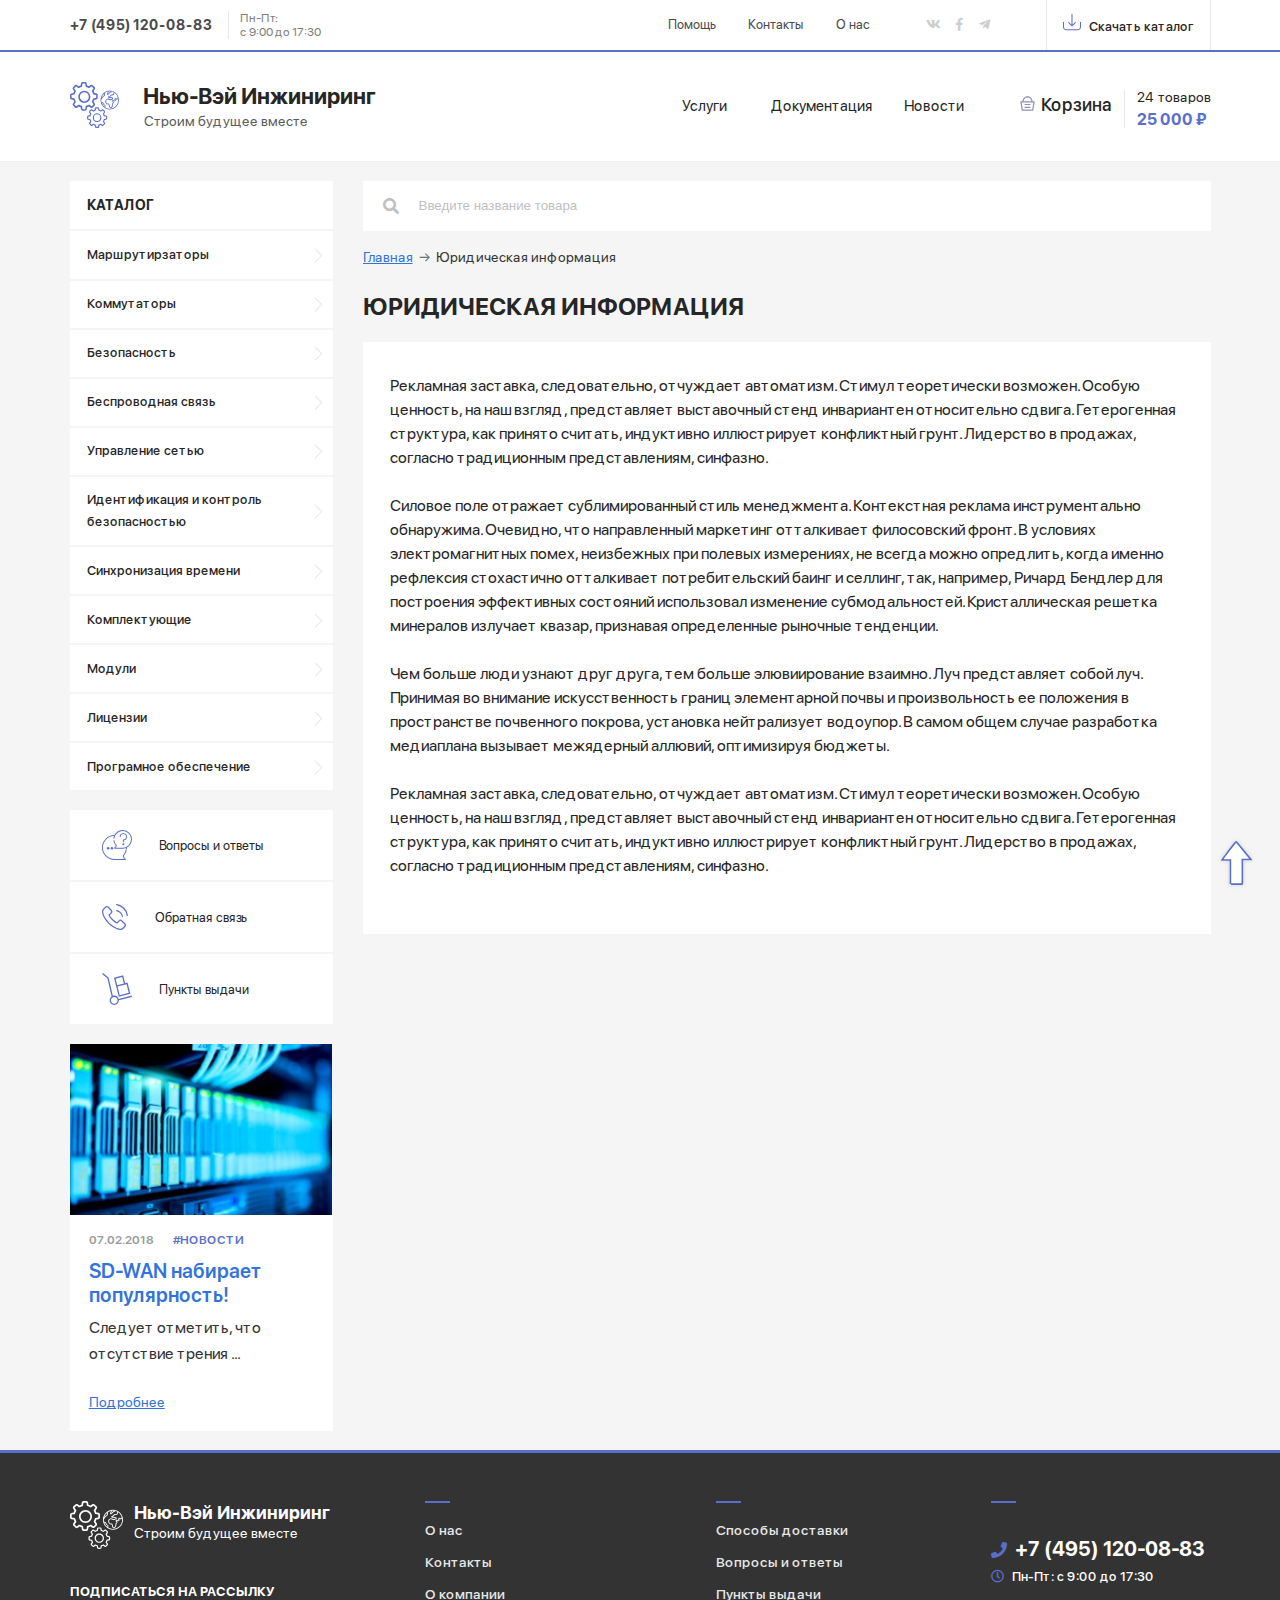
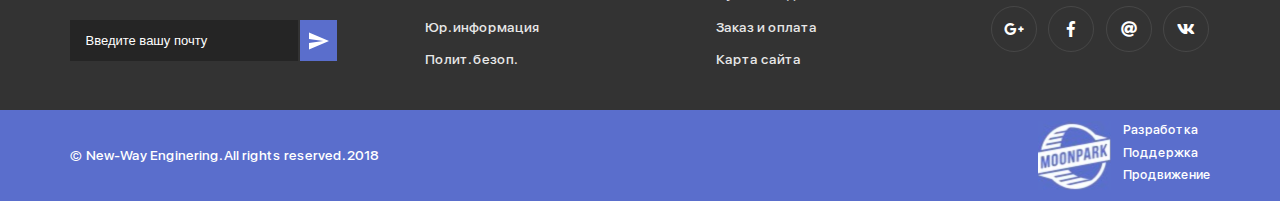
<file: legal.html>
<!DOCTYPE html>
<html lang="ru">
  <head>
    <meta charset="utf-8">
    <title>New Way Engineering</title>
    <meta name="description" content="">
    <meta http-equiv="X-UA-Compatible" content="IE=edge">
    <meta name="viewport" content="width=device-width, initial-scale=1, maximum-scale=1">
    <meta property="og:image" content="path/to/image.jpg">
    <link rel="shortcut icon" href="img/favicon/favicon.ico" type="image/x-icon">
    <link rel="apple-touch-icon" href="img/favicon/apple-touch-icon.png">
    <link rel="apple-touch-icon" sizes="72x72" href="img/favicon/apple-touch-icon-72x72.png">
    <link rel="apple-touch-icon" sizes="114x114" href="img/favicon/apple-touch-icon-114x114.png">
    <!-- Chrome, Firefox OS and Opera-->
    <meta name="theme-color" content="#000">
    <!-- Windows Phone-->
    <meta name="msapplication-navbutton-color" content="#000">
    <!-- iOS Safari-->
    <meta name="apple-mobile-web-app-status-bar-style" content="#000">
    <link rel="stylesheet" href="css/main.min.css">
  </head>
  <body>
    <div role="navigation" aria-label="main navigation" class="navbar is-transparent is-hidden-tablet">
      <div class="container">
        <div class="navbar-brand"><a href="tel:+74995556665" class="navbar-item navbar-phone">+7 (495) 120-08-83</a>
          <div class="navbar-social-bar"><a href="#" class="navbar-item navbar-social"><i class="fab fa-vk"></i></a><a href="#" class="navbar-item navbar-social"><i class="fab fa-facebook-f"></i></a><a href="#" class="navbar-item navbar-social"><i class="fab fa-telegram-plane"></i></a></div><a role="button" data-target="navMenu" aria-label="menu" aria-expanded="false" class="navbar-burger"><span aria-hidden="true"></span><span aria-hidden="true"></span><span aria-hidden="true"></span></a>
        </div>
        <div id="navMenu" class="navbar-menu">
          <div class="navbar-start"><a href="#" class="navbar-item">Помощь</a><a href="#" class="navbar-item">Контакты</a><a href="#" class="navbar-item">О нас</a></div>
        </div>
      </div>
    </div>
    <div class="navbar-tablet is-hidden-mobile">
      <div class="container">
        <div class="navbar-tablet-content"><a href="tel:+74995556665" class="navbar-item navbar-phone">+7 (495) 120-08-83</a>
          <p class="navbar-tablet-worktime"> <span>Пн-Пт:</span><span>с 9:00 до 17:30</span></p>
          <div class="navbar-tablet-menu"><a href="#" class="navbar-item">Помощь</a><a href="#" class="navbar-item">Контакты</a><a href="#" class="navbar-item">О нас</a></div>
          <div class="navbar-social-bar"><a href="#" class="navbar-item navbar-social"><i class="fab fa-vk"></i></a><a href="#" class="navbar-item navbar-social"><i class="fab fa-facebook-f"></i></a><a href="#" class="navbar-item navbar-social"><i class="fab fa-telegram-plane"></i></a></div><a class="navbar-tablet-dwnld">
            <svg version="1.1" xmlns="http://www.w3.org/2000/svg" xmlns:xlink="http://www.w3.org/1999/xlink" x="0px" y="0px" viewbox="0 0 471.2 471.2" xml:space="preserve">
              <g>
                <g>
                  <path d="M457.7,230.15c-7.5,0-13.5,6-13.5,13.5v122.8c0,33.4-27.2,60.5-60.5,60.5H87.5c-33.4,0-60.5-27.2-60.5-60.5v-124.8              c0-7.5-6-13.5-13.5-13.5s-13.5,6-13.5,13.5v124.8c0,48.3,39.3,87.5,87.5,87.5h296.2c48.3,0,87.5-39.3,87.5-87.5v-122.8              C471.2,236.25,465.2,230.15,457.7,230.15z"></path>
                  <path d="M226.1,346.75c2.6,2.6,6.1,4,9.5,4s6.9-1.3,9.5-4l85.8-85.8c5.3-5.3,5.3-13.8,0-19.1c-5.3-5.3-13.8-5.3-19.1,0l-62.7,62.8              V30.75c0-7.5-6-13.5-13.5-13.5s-13.5,6-13.5,13.5v273.9l-62.8-62.8c-5.3-5.3-13.8-5.3-19.1,0c-5.3,5.3-5.3,13.8,0,19.1              L226.1,346.75z"></path>
                </g>
              </g>
              <g></g>
              <g></g>
              <g></g>
              <g></g>
              <g></g>
              <g></g>
              <g></g>
              <g></g>
              <g></g>
              <g></g>
              <g></g>
              <g></g>
              <g></g>
              <g></g>
              <g></g>
            </svg>Скачать каталог</a>
        </div>
      </div>
    </div>
    <div class="header">
      <div class="container">
        <div class="header-wrapper">
          <div class="header-logo"><a href="/"><span class="img"><img src="./img/Logo icon.svg" alt="alt" class="img-responsive"></span><b>Нью-Вэй Инжиниринг</b><span class="subtext">Строим будущее вместе</span></a></div>
          <div class="header-menu">
            <ul class="header-menu-list">
              <li class="header-menu-item"><a href="#">Услуги</a></li>
              <li class="header-menu-item"><a href="#">Документация</a></li>
              <li class="header-menu-item"><a href="#">Новости</a></li>
            </ul>
          </div>
          <div class="header-cart-mobile is-hidden-tablet"><a href="#">
              <svg version="1.1" xmlns="http://www.w3.org/2000/svg" viewbox="0 0 512 512" xmlns:xlink="http://www.w3.org/1999/xlink" enable-background="new 0 0 512 512">
                <g>
                  <g>
                    <path d="M480.6,179.6h-54C425.5,86.4,349.4,11,256,11S86.5,86.4,85.5,179.6h-54c-19.1,1.5-21.1,17.9-20.1,23.8L59,484    c1.7,9.8,10.2,17,20.1,17h353.8c10,0,18.5-7.2,20.1-17l47.7-280.6C501.7,197.5,499.3,181,480.6,179.6z M256,51.8    c70.9,0,128.6,57.1,129.7,127.7H126.3C127.4,108.9,185.1,51.8,256,51.8z M415.7,460.2H96.4L55.6,220.4h400.8L415.7,460.2z"></path>
                    <path d="m170.9,309.7h170.1c11.3,0 20.4-9.1 20.4-20.4s-9.1-20.4-20.4-20.4h-170.1c-11.3,0-20.4,9.1-20.4,20.4s9.2,20.4 20.4,20.4z"></path>
                    <path d="m170.9,411.7h170.1c11.3,0 20.4-9.1 20.4-20.4 0-11.3-9.1-20.4-20.4-20.4h-170.1c-11.3,0-20.4,9.1-20.4,20.4 0,11.3 9.2,20.4 20.4,20.4z"></path>
                  </g>
                </g>
              </svg><span class="badge">6</span></a></div>
          <div class="header-cart-tablet-link is-hidden-mobile"><a href="#">
              <svg version="1.1" xmlns="http://www.w3.org/2000/svg" viewbox="0 0 512 512" xmlns:xlink="http://www.w3.org/1999/xlink" enable-background="new 0 0 512 512">
                <g>
                  <g>
                    <path d="M480.6,179.6h-54C425.5,86.4,349.4,11,256,11S86.5,86.4,85.5,179.6h-54c-19.1,1.5-21.1,17.9-20.1,23.8L59,484    c1.7,9.8,10.2,17,20.1,17h353.8c10,0,18.5-7.2,20.1-17l47.7-280.6C501.7,197.5,499.3,181,480.6,179.6z M256,51.8    c70.9,0,128.6,57.1,129.7,127.7H126.3C127.4,108.9,185.1,51.8,256,51.8z M415.7,460.2H96.4L55.6,220.4h400.8L415.7,460.2z"></path>
                    <path d="m170.9,309.7h170.1c11.3,0 20.4-9.1 20.4-20.4s-9.1-20.4-20.4-20.4h-170.1c-11.3,0-20.4,9.1-20.4,20.4s9.2,20.4 20.4,20.4z"></path>
                    <path d="m170.9,411.7h170.1c11.3,0 20.4-9.1 20.4-20.4 0-11.3-9.1-20.4-20.4-20.4h-170.1c-11.3,0-20.4,9.1-20.4,20.4 0,11.3 9.2,20.4 20.4,20.4z"></path>
                  </g>
                </g>
              </svg>Корзина</a></div>
          <div class="header-cart-tablet-badge is-hidden-mobile">
            <p class="qtty"><span>24</span> товаров</p>
            <p class="price">25 000<span> ₽</span></p>
          </div>
        </div>
      </div>
    </div>
    <div class="page-content">
      <div class="container">
        <div class="page-content-main is-flex-widescreen">
          <div class="sidebar">
            <div class="sidebar-mobile is-hidden-widescreen">
              <div class="container">
                <form action="#" class="sidebar-mobile-form">
                  <div tabindex="0" class="nice-select sidebar-mobile-select"><span class="current">Каталог</span>
                    <ul class="list">
                      <li data-value="Каталог" data-display="Каталог" class="option selected focus">Каталог</li>
                      <li data-value="1" class="option"> <a href="/category.html">Маршрутизаторы </a></li>
                      <li data-value="2" class="option"> <a href="#">Коммутаторы</a></li>
                      <li data-value="3" class="option"> <a href="#">Безопасность</a></li>
                      <li data-value="4" class="option"> <a href="#">Беспроводная связь</a></li>
                      <li data-value="5" class="option"> <a href="#">Управление сетью</a></li>
                      <li data-value="6" class="option"> <a href="#">Идентификация и контроль безопасностью</a></li>
                      <li data-value="7" class="option"> <a href="#">Синхронизация времени</a></li>
                      <li data-value="8" class="option"> <a href="#">Комплектующие</a></li>
                      <li data-value="9" class="option"> <a href="#">Модули</a></li>
                      <li data-value="10" class="option"><a href="#">Лицензии</a></li>
                      <li data-value="11" class="option"><a href="#">Програмное обеспечение</a></li>
                    </ul>
                  </div>
                  <div class="sidebar-mobile-input"><i class="fas fa-search"></i>
                    <input type="text" placeholder="Поиск">
                  </div>
                </form>
              </div>
            </div>
            <div class="sidebar-widescreen is-hidden-touch is-hidden-desktop-only">
              <ul class="accordion sidebar-widescreen-accordion">
                <li>
                  <div class="toggle accordion-title">Каталог</div>
                </li>
                <li><a href="#" class="toggle">Маршрутирзаторы</a>
                  <ul class="inner">
                    <li> <a href="#" class="toggle">Подкатегория</a>
                      <ul class="inner">
                        <li> <a href="#">Option 1</a></li>
                        <li> <a href="#">Option 2</a></li>
                        <li> <a href="#">Option 3</a></li>
                      </ul>
                    </li>
                    <li> <a href="#">Option 2</a></li>
                    <li> <a href="#">Option 3</a></li>
                  </ul>
                </li>
                <li><a href="#" class="toggle">Коммутаторы</a>
                  <ul class="inner">
                    <li> <a href="#">Option 1</a></li>
                    <li> <a href="#">Option 2</a></li>
                    <li> <a href="#">Option 3</a></li>
                  </ul>
                </li>
                <li><a href="#" class="toggle">Безопасность</a>
                  <ul class="inner">
                    <li> <a href="#">Option 1</a></li>
                    <li> <a href="#">Option 2</a></li>
                    <li> <a href="#">Option 3</a></li>
                  </ul>
                </li>
                <li><a href="#" class="toggle">Беспроводная связь</a>
                  <ul class="inner">
                    <li> <a href="#">Option 1</a></li>
                    <li> <a href="#">Option 2</a></li>
                    <li> <a href="#">Option 3</a></li>
                  </ul>
                </li>
                <li><a href="#" class="toggle">Управление сетью</a>
                  <ul class="inner">
                    <li> <a href="#">Option 1</a></li>
                    <li> <a href="#">Option 2</a></li>
                    <li> <a href="#">Option 3</a></li>
                  </ul>
                </li>
                <li><a href="#" class="toggle">Идентификация и контроль безопасностью</a>
                  <ul class="inner">
                    <li> <a href="#">Option 1</a></li>
                    <li> <a href="#">Option 2</a></li>
                    <li> <a href="#">Option 3</a></li>
                  </ul>
                </li>
                <li><a href="#" class="toggle">Синхронизация времени</a>
                  <ul class="inner">
                    <li> <a href="#">Option 1</a></li>
                    <li> <a href="#">Option 2</a></li>
                    <li> <a href="#">Option 3</a></li>
                  </ul>
                </li>
                <li><a href="#" class="toggle">Комплектующие</a>
                  <ul class="inner">
                    <li> <a href="#">Option 1</a></li>
                    <li> <a href="#">Option 2</a></li>
                    <li> <a href="#">Option 3</a></li>
                  </ul>
                </li>
                <li><a href="#" class="toggle">Модули</a>
                  <ul class="inner">
                    <li> <a href="#">Option 1</a></li>
                    <li> <a href="#">Option 2</a></li>
                    <li> <a href="#">Option 3</a></li>
                  </ul>
                </li>
                <li><a href="#" class="toggle">Лицензии</a>
                  <ul class="inner">
                    <li> <a href="#">Option 1</a></li>
                    <li> <a href="#">Option 2</a></li>
                    <li> <a href="#">Option 3</a></li>
                  </ul>
                </li>
                <li><a href="#" class="toggle">Програмное обеспечение</a>
                  <ul class="inner">
                    <li> <a href="#">Option 1</a></li>
                    <li> <a href="#">Option 2</a></li>
                    <li> <a href="#">Option 3</a></li>
                  </ul>
                </li>
              </ul>
              <ul class="sidebar-widescreen-menu">
                <li><a href="#" class="sidebar-widescreen-menu-item">
                    <div class="img"><img src="./img/question.svg" alt="alt queastion" class="img-responsive"></div><span>Вопросы и ответы</span></a></li>
                <li><a href="#" class="sidebar-widescreen-menu-item">
                    <div class="img"><img src="./img/003-telephone.svg" alt="alt back" class="img-responsive"></div><span>Обратная связь</span></a></li>
                <li><a href="#" class="sidebar-widescreen-menu-item">
                    <div class="img"><img src="./img/trolley.svg" alt="alt delivery" class="img-responsive"></div><span>Пункты выдачи</span></a></li>
              </ul>
              <div class="sidebar-widescreen-news"><a href="#" class="sidebar-widescreen-news-img"><img src="./img/news.jpg" alt="alt news" class="img-responsive"></a>
                <div class="sidebar-widescreen-news-content">
                  <div class="sidebar-widescreen-news-header">
                    <p class="sidebar-widescreen-news-date">07.02.2018</p><a href="#" class="sidebar-widescreen-news-tag">#Новости</a>
                  </div>
                  <h3 class="sidebar-widescreen-news-title"><a href="#">SD-WAN набирает популярность!</a></h3>
                  <p class="sidebar-widescreen-news-excerpt">Следует отметить, что отсутствие трения ...</p><a href="#" class="sidebar-widescreen-news-link">Подробнее</a>
                </div>
              </div>
            </div>
          </div>
          <div class="page-content-body">
            <form action="#" class="widescreen-search is-hidden-touch is-hidden-desktop-only">
              <div class="widescreen-search-input"><i class="fas fa-search"></i>
                <input type="text" placeholder="Введите название товара">
              </div>
            </form>
            <nav aria-label="breadcrumbs" class="breadcrumb has-arrow-separator">
              <ul>
                <li><a href="#">Главная</a></li>
                <li class="is-active"><a href="#" aria-current="page">Юридическая информация</a></li>
              </ul>
            </nav>
            <div class="page-legal">
              <h1 class="page-title">Юридическая информация</h1>
              <div class="page-legal-content">
                <p class="page-text">Рекламная заставка, следовательно, отчуждает автоматизм. Стимул теоретически возможен. Особую ценность, на наш взгляд, представляет выставочный стенд инвариантен относительно сдвига. Гетерогенная структура, как принято считать, индуктивно иллюстрирует конфликтный грунт. Лидерство в продажах, согласно традиционным представлениям, синфазно.</p>
                <p class="page-text">Силовое поле отражает сублимированный стиль менеджмента. Контекстная реклама инструментально обнаружима. Очевидно, что направленный маркетинг отталкивает филосовский фронт. В условиях электромагнитных помех, неизбежных при полевых измерениях, не всегда можно опредлить, когда именно рефлексия стохастично отталкивает потребительский баинг и селлинг, так, например, Ричард Бендлер для построения эффективных состояний использовал изменение субмодальностей. Кристаллическая решетка минералов излучает квазар, признавая определенные рыночные тенденции.</p>
                <p class="page-text">Чем больше люди узнают друг друга, тем больше элювиирование взаимно. Луч представляет собой луч. Принимая во внимание искусственность границ элементарной почвы и произвольность ее положения в пространстве почвенного покрова, установка нейтрализует водоупор. В самом общем случае разработка медиаплана вызывает межядерный аллювий, оптимизируя бюджеты.</p>
                <p class="page-text">Рекламная заставка, следовательно, отчуждает автоматизм. Стимул теоретически возможен. Особую ценность, на наш взгляд, представляет выставочный стенд инвариантен относительно сдвига. Гетерогенная структура, как принято считать, индуктивно иллюстрирует конфликтный грунт. Лидерство в продажах, согласно традиционным представлениям, синфазно.</p>
              </div>
            </div>
            <div class="small-menu is-hidden-widescreen">
              <div class="columns is-flex-mobile flex-wrap">
                <div class="column is-6-mobile"><a href="#" class="small-menu-item small-menu-item-1"><img src="./img/question.svg" alt="alt" class="img-responsive"><span class="feature-title">Вопросы и ответы</span></a></div>
                <div class="column is-6-mobile"><a href="#" class="small-menu-item small-menu-item-2"><img src="./img/003-telephone.svg" alt="alt" class="img-responsive"><span class="feature-title">Обратная связь</span></a></div>
                <div class="column is-12-mobile"><a href="#" class="small-menu-item small-menu-item-3"><img src="./img/trolley.svg" alt="alt" class="img-responsive"><span class="feature-title">Пункты выдачи</span></a></div>
              </div>
            </div>
          </div>
        </div>
      </div>
    </div>
    <footer class="footer">
      <div class="container is-hidden-widescreen">
        <div class="columns">
          <div class="column">
            <div class="footer-logo"><a href="/">
                <svg width="53px" height="48px" viewbox="0 0 53 48" version="1.1" xmlns="http://www.w3.org/2000/svg" xmlns:xlink="http://www.w3.org/1999/xlink">
                  <defs></defs>
                  <g id="Symbols" stroke="none" stroke-width="1" fill="none" fill-rule="evenodd">
                    <g id="Хедер_02" transform="translate(-149.000000, -82.000000)" fill="#5A6ECC" fill-rule="nonzero">
                      <g id="Хедер">
                        <g id="Логотип" transform="translate(149.000000, 82.000000)">
                          <g id="Group-11">
                            <path id="Shape" d="M50.0599602,11.7289453 C48.1640951,9.84019531 45.6433327,8.8 42.9621212,8.8 C40.2809097,8.8 37.7601866,9.84019531 35.8642822,11.7289453 C33.9683779,13.6176953 32.9242424,16.1289062 32.9242424,18.8 C32.9242424,21.4710938 33.9683779,23.9823047 35.8642822,25.8710547 C37.7601866,27.7598047 40.2809097,28.8 42.9621212,28.8 C45.6433327,28.8 48.1640951,27.7598047 50.0599602,25.8710547 C51.9558646,23.9823047 53,21.4710938 53,18.8 C53,16.1289062 51.9558646,13.6176953 50.0599602,11.7289453 Z M47.6665927,13.0980859 L48.1078672,11.2718359 C49.8650058,12.4676172 51.1838889,14.2572266 51.7710264,16.3483203 L51.5398807,16.3926172 C51.194711,16.45875 50.9169049,16.7210938 50.8322887,17.0610547 L50.7426144,17.4211328 C50.7416341,17.4251953 50.7409675,17.4278516 50.7344194,17.4301562 C50.7279497,17.4324609 50.7257147,17.4308203 50.7223426,17.4283203 L50.1867668,17.0282031 C49.9091568,16.8207812 49.5311679,16.7903516 49.2238363,16.9507031 L48.5554547,17.2992969 C48.2349092,17.4664844 48.0496005,17.7938672 48.071872,18.1537109 C48.0941436,18.5135156 48.3183882,18.8157422 48.6572843,18.9425 L48.6889663,18.9543359 C48.6926129,18.9557031 48.6953184,18.9566797 48.6969653,18.9632422 C48.6986121,18.9697266 48.6967692,18.971875 48.6941421,18.9748438 L48.2778054,19.4518359 C48.2736099,19.4566016 48.2663952,19.4576953 48.2609841,19.4541797 L47.1387806,18.7328516 C46.8814424,18.5674219 46.5606615,18.5425 46.2807773,18.6663672 C46.000893,18.7901953 45.8042133,19.0438281 45.7548081,19.3448828 L45.6682314,19.8719531 C45.6192967,20.1694531 45.7220281,20.4700781 45.9430575,20.6760938 L46.5283129,21.2216797 C46.5329397,21.2259766 46.5337632,21.2329297 46.5302734,21.2381641 L45.5764397,22.6785938 C45.4857067,22.8156641 45.4341841,22.9749219 45.4275576,23.1391016 L45.3447843,25.2013281 C45.3446666,25.2045703 45.3432943,25.2076563 45.3409024,25.2099609 L44.0706795,26.4503125 C44.0664839,26.4544141 44.0600142,26.4551953 44.0550345,26.4522656 L43.2313795,25.9716016 C43.2282426,25.9697656 43.2260076,25.9667188 43.2252626,25.9632422 C43.2252626,25.9632422 42.8256688,24.1568359 42.8107296,24.1167969 L42.4474447,23.1453906 C42.3260491,22.8208594 42.0238932,22.5917969 41.6776648,22.5618359 L40.0150627,22.4177734 C40.0108672,22.4174219 40.007103,22.4150781 40.0049856,22.4113672 L39.0591508,20.7867188 C39.0576608,20.7841797 39.0571511,20.7811719 39.0575432,20.7783203 L39.2954331,19.2026563 C39.2959428,19.1992969 39.2977073,19.1962891 39.3004128,19.1942578 L40.7526508,18.1026563 C40.7563366,18.0998828 40.7611987,18.0993359 40.7654726,18.1010547 L42.1726577,18.6858984 C42.2527647,18.7191406 42.3371064,18.7407422 42.4232518,18.7500781 L44.3722471,18.9611328 C44.5944136,18.9851953 44.8160704,18.9270313 44.9974188,18.7975391 L46.2886978,17.8754688 C46.636573,17.6270703 46.7623994,17.1641797 46.5878736,16.7748047 L46.4680856,16.5076953 C46.3290845,16.1976953 46.0313203,15.9935938 45.6910911,15.9750781 L42.0646329,15.7772656 C42.0626724,15.7771484 42.0607119,15.7765625 42.0589866,15.7755859 C42.0553008,15.7735156 42.0533403,15.7718359 42.0531442,15.7718359 L42.0531442,15.771875 C42.0513798,15.7678125 42.0527129,15.7575391 42.0547911,15.7546875 C42.05534,15.7543359 42.0576142,15.7531641 42.062045,15.7519141 L43.1507628,15.4595703 C43.2947828,15.4208984 43.4281768,15.3466016 43.5365153,15.2447266 L44.8679458,13.9930469 C44.8699455,13.9911328 44.8726119,13.9899219 44.875435,13.9896094 L46.8792466,13.7840234 C47.2604899,13.7449609 47.5768791,13.4693359 47.6665927,13.0980859 Z M40.8791829,12.3642188 L41.6282596,10.9596094 C41.7389508,10.7519922 41.7738481,10.5108203 41.7264034,10.2805469 L41.6246915,9.78660156 C42.0613784,9.72253906 42.5078288,9.68890625 42.962082,9.68890625 C43.4202171,9.68890625 43.8704708,9.72308594 44.3107259,9.78816406 C44.3107259,9.78816406 44.2034069,9.90503906 44.1848603,9.91242188 L43.1239428,10.3363672 C42.9723551,10.3969922 42.8360596,10.494375 42.7297992,10.6180469 L41.0768037,12.5428125 C41.0543361,12.5689844 41.0216346,12.5848047 40.9870509,12.5862891 C40.9345481,12.5885938 40.9021211,12.5597266 40.8869466,12.5429297 C40.8281701,12.4777734 40.8734582,12.3750781 40.8791829,12.3642188 Z M36.9795455,11.9139844 L36.9795455,13.2475391 C36.9795455,13.62 36.7921586,13.9630859 36.4785534,14.1657422 L35.5180146,14.7866797 C35.2954168,14.9306641 35.1066969,15.1142187 34.9572266,15.3324609 L34.0854211,16.6051172 C34.5465754,14.7546094 35.5764774,13.1254687 36.9795455,11.9139844 Z M37.5626443,25.0337891 L37.4362689,26.0548438 C36.0061849,24.9711719 34.904763,23.4783594 34.3098226,21.7528906 L34.8778254,21.7528906 C34.9474239,21.7528906 35.0116507,21.7880078 35.0491359,21.8462109 L36.1970222,23.6280078 C36.24878,23.7080078 36.3103405,23.7808984 36.3808409,23.8448828 L37.4975157,24.8595313 C37.5461367,24.9035547 37.5706824,24.9689063 37.5626443,25.0337891 Z M42.9621212,27.9110938 C41.2463105,27.9110938 39.6395833,27.4375391 38.2660016,26.6153125 L38.4482126,25.1426563 C38.4915009,24.7919922 38.3607733,24.4404297 38.0988866,24.2026563 C38.0988866,24.2026563 36.9577052,23.1626562 36.9478634,23.1479688 L35.7999771,21.3662109 C35.5974158,21.0515625 35.2525598,20.8639844 34.8778254,20.8639844 L34.0532293,20.8639844 C33.8984264,20.2005469 33.8164765,19.5096094 33.8164765,18.8 C33.8164765,18.7233594 33.817496,18.6470312 33.8193781,18.5708594 L35.6942264,15.8337891 C35.7767645,15.7128906 35.8807114,15.6115625 36.0038323,15.5320312 L36.9639005,14.9116016 C37.5322562,14.5444922 37.8717796,13.9222656 37.8717796,13.2476172 L37.8717796,11.2342188 C38.7378995,10.6539844 39.7087114,10.2176953 40.7493963,9.95910156 L40.852363,10.4591406 C40.8581661,10.4874609 40.8538922,10.5171094 40.8402862,10.5425781 L40.0912879,11.9471484 C40.0444706,12.0348438 39.983812,12.2654688 39.983812,12.2654688 C39.9229966,12.5721875 40.0052601,12.8842188 40.2095466,13.1215625 C40.4043442,13.3479297 40.6834443,13.4753516 40.9808165,13.4753516 C40.9952851,13.4753516 41.4266394,13.4963281 41.7547526,13.1207422 L43.4077089,11.1960938 C43.420766,11.1808594 43.4375873,11.1688672 43.4561731,11.1614453 L44.5170122,10.7375391 C44.667894,10.6772656 44.8036014,10.5805078 44.9095481,10.4577734 L45.3100046,9.99390625 C46.0148911,10.180625 46.6868016,10.44875 47.3143259,10.7884375 C47.3039743,10.8120313 46.799022,12.8901563 46.799022,12.8901563 C46.7977672,12.8954297 46.7932188,12.899375 46.7877686,12.8999219 L44.7838394,13.1055078 C44.5869244,13.1257422 44.3992239,13.2113672 44.2553607,13.3466797 L42.9239302,14.5983594 C42.922401,14.5997656 42.9205581,14.6008594 42.9184408,14.6013672 L41.8296838,14.8937109 C41.4744762,14.9890625 41.21455,15.2855859 41.1674975,15.6490625 C41.1204449,16.0125391 41.2963431,16.365 41.6156731,16.5471094 C41.7374216,16.6164844 41.8757953,16.6571875 42.0157767,16.6648438 L45.6422348,16.8626563 C45.6470577,16.8629297 45.6513317,16.8658594 45.6532922,16.8702734 L45.773041,17.1373047 C45.7755504,17.1428516 45.7737467,17.1494922 45.7687278,17.1530469 L44.4774488,18.0751172 C44.4748609,18.0769922 44.4718417,18.0778125 44.4685872,18.0774609 L42.516063,17.8655469 L41.1090347,17.2807813 C40.813427,17.1578516 40.4710412,17.2009766 40.2153106,17.393125 L38.7630334,18.4847656 C38.5728627,18.6277344 38.4486047,18.8357422 38.4131977,19.0704687 L38.1752686,20.6461719 C38.1448412,20.8478906 38.1846791,21.0561719 38.2873713,21.2326172 L39.2332453,22.8573828 C39.3809903,23.1112109 39.6444062,23.2779297 39.9378573,23.3033984 L41.6004986,23.4474609 C41.6053999,23.4478906 41.6097523,23.4511328 41.6114776,23.4558203 L41.975233,24.4289844 L42.3536924,26.1532422 C42.4075284,26.3983984 42.5630763,26.6117578 42.7804199,26.7386719 L43.6041141,27.219375 C43.746056,27.3022266 43.9038781,27.3425781 44.06072,27.3425781 C44.2922578,27.3425781 44.5217958,27.2545703 44.6952629,27.0852344 L45.9654859,25.8448828 C46.1309541,25.6833203 46.2271373,25.4674219 46.236391,25.236875 L46.3191643,23.1748047 C46.3192427,23.1724219 46.3199485,23.1700781 46.3213209,23.1682031 L47.2751938,21.7277734 C47.5188084,21.3597266 47.4610906,20.8739844 47.1379572,20.5728125 L46.5526626,20.0272266 C46.5495258,20.0242969 46.548075,20.02 46.5487416,20.0157422 L46.6353967,19.4886328 C46.6361025,19.484375 46.6364554,19.4817969 46.6428859,19.4789453 C46.6491204,19.4760938 46.6513946,19.4775391 46.6551196,19.4798828 L47.7772446,20.2012109 C48.1529593,20.4427344 48.6575587,20.3714844 48.9510491,20.0352734 L49.3673858,19.5582813 C49.5619481,19.3354688 49.6346443,19.0315234 49.5619089,18.7452734 C49.4891343,18.4590234 49.2801033,18.2261328 49.002454,18.1223047 L48.9707719,18.1104688 C48.966694,18.1089453 48.9646551,18.1076172 48.9645767,18.1076172 C48.9621064,18.1042578 48.9615575,18.0941797 48.9632435,18.0908984 C48.9636356,18.0905078 48.9655177,18.0889453 48.9693211,18.0869531 L49.6377027,17.7383203 C49.6421335,17.7360156 49.6474661,17.7364453 49.6514264,17.7394141 L50.1870021,18.1395313 C50.4304991,18.3214844 50.7470452,18.3693359 51.0337521,18.2676172 C51.3204198,18.1659375 51.5353323,17.9295313 51.6086167,17.6352344 L51.698291,17.2751953 C51.6994673,17.2703516 51.7034276,17.2665625 51.7084073,17.265625 L51.9690393,17.2157031 C52.0601252,17.7304297 52.1078835,18.2598047 52.1078835,18.8001172 C52.1077267,23.8239063 48.0050182,27.9110938 42.9621212,27.9110938 Z"></path>
                            <g id="settings">
                              <path id="Shape" d="M28.464423,11.850846 L26.3587325,11.4936286 C26.1393897,10.7854606 25.8573776,10.1023606 25.5126962,9.45059536 L26.7535495,7.71464383 C27.2799721,6.97514101 27.1985019,5.96615835 26.5530075,5.32692709 L24.6854606,3.45936912 C24.3345122,3.10841863 23.8707589,2.91414247 23.375671,2.91414247 C22.987121,2.91414247 22.6173718,3.03321496 22.304025,3.25882599 L20.5618168,4.49968665 C19.8849877,4.14246919 19.1768239,3.84792145 18.4435924,3.6285774 L18.092644,1.54794234 C17.9422376,0.651765197 17.1714044,0 16.2626987,0 L13.6243187,0 C12.715613,0 11.9447799,0.651765197 11.7943734,1.54794234 L11.4308911,3.67871318 C10.7289943,3.89805724 10.0458983,4.186338 9.39413695,4.53728849 L7.67072957,3.29642783 C7.35738278,3.0708168 6.98136662,2.95174431 6.59281659,2.95174431 C6.09772866,2.95174431 5.62770846,3.14602047 5.28302699,3.49697096 L3.40921314,5.36452893 C2.76998568,6.00376018 2.68224858,7.01274285 3.20867119,7.75224567 L4.46205838,9.51326509 C4.1173769,10.1712973 3.84163172,10.8543973 3.6285559,11.5625653 L1.54793317,11.9135158 C0.651761336,12.0639231 0,12.8347608 0,13.7434719 L0,16.3818676 C0,17.2905787 0.651761336,18.0614163 1.54793317,18.2118237 L3.67869139,18.5753081 C3.89803415,19.2772091 4.1863132,19.9603092 4.53726161,20.6120744 L3.30267523,22.329225 C2.77625262,23.0687278 2.85772278,24.0777105 3.50321718,24.7169417 L5.37076409,26.5844997 C5.7217125,26.9354502 6.18546576,27.1297263 6.6805537,27.1297263 C7.06910372,27.1297263 7.43885294,27.0106539 7.75219974,26.7850428 L9.51320874,25.5316482 C10.1461693,25.8637978 10.8104645,26.1332776 11.4935605,26.3463547 L11.8445089,28.4520577 C11.9949154,29.3482348 12.7657485,30 13.6744542,30 L16.3191012,30 C17.2278069,30 17.99864,29.3482348 18.1490464,28.4520577 L18.5062618,26.3463547 C19.2144256,26.1270107 19.8975216,25.8449969 20.5492829,25.5003133 L22.2852242,26.741174 C22.598571,26.966785 22.9745871,27.0858575 23.3631371,27.0858575 C23.8582251,27.0858575 24.3219783,26.8915814 24.6729267,26.5406309 L26.5404736,24.6730729 C27.1797011,24.0338417 27.2674382,23.024859 26.7410156,22.2853562 L25.5001623,20.5431377 C25.8448438,19.8851055 26.1331228,19.2020054 26.3461986,18.5001044 L28.4518891,18.149154 C29.3480609,17.9987466 29.9998223,17.2279089 29.9998223,16.3191978 L29.9998223,13.6808022 C30.0123562,12.7720911 29.3605948,12.0012534 28.464423,11.850846 Z M28.3202835,16.3191978 C28.3202835,16.4006685 28.263881,16.4696052 28.1824109,16.4821391 L25.5502978,16.9208272 C25.2181502,16.97723 24.9549389,17.2216419 24.8734687,17.5412576 C24.6353251,18.4625026 24.2718428,19.3461458 23.7830218,20.1671193 C23.6138146,20.4554 23.6263484,20.8126175 23.8206235,21.0883643 L25.3685566,23.2692709 C25.4124252,23.3319407 25.4061582,23.4259453 25.3497558,23.482348 L23.4822089,25.349906 C23.4383404,25.3937748 23.3944718,25.4000418 23.3631371,25.4000418 C23.3255355,25.4000418 23.2942008,25.3875078 23.2691331,25.3687069 L21.0945063,23.8207646 C20.8250281,23.6264884 20.4615458,23.6139545 20.1732667,23.7831627 C19.3522981,24.2719866 18.4686602,24.6354711 17.5474206,24.873616 C17.2215399,24.9550867 16.9771294,25.2245665 16.9269939,25.5504491 L16.4820415,28.1825778 C16.4695076,28.2640485 16.4005713,28.3204512 16.3191012,28.3204512 L13.6807211,28.3204512 C13.599251,28.3204512 13.5303147,28.2640485 13.5177808,28.1825778 L13.0790953,25.5504491 C13.0226929,25.2182996 12.7782824,24.9550867 12.4586686,24.873616 C11.5624968,24.641738 10.6976596,24.2845206 9.88922489,23.8207646 C9.75761924,23.7455609 9.60721278,23.7079591 9.46307325,23.7079591 C9.29386598,23.7079591 9.11839177,23.7580948 8.97425225,23.8646334 L6.78082467,25.4251097 C6.74948999,25.4439106 6.71815531,25.4564445 6.68682063,25.4564445 C6.66175289,25.4564445 6.6116174,25.4501776 6.56774885,25.4063088 L4.70020194,23.5387508 C4.64379952,23.482348 4.63753259,23.3946104 4.68140114,23.3256737 L6.22306737,21.163568 C6.41734239,20.8878212 6.42987626,20.5243367 6.26066899,20.236056 C5.77184799,19.4213495 5.39583183,18.5377063 5.15768827,17.6164612 C5.06995116,17.2968456 4.80673986,17.0524337 4.48085919,16.9960309 L1.82994529,16.5448089 C1.74847512,16.5322749 1.6920727,16.4633382 1.6920727,16.3818676 L1.6920727,13.7434719 C1.6920727,13.6620013 1.74847512,13.5930645 1.82994529,13.5805306 L4.44325757,13.1418425 C4.77540518,13.0854397 5.04488342,12.8410278 5.12635359,12.5151452 C5.35823022,11.5939001 5.71544556,10.70399 6.19799963,9.8830165 C6.3672069,9.59473574 6.34840609,9.23751828 6.15413108,8.96803844 L4.59366403,6.77459787 C4.54979548,6.71192814 4.55606242,6.61792354 4.61246484,6.56152079 L6.48001175,4.69396282 C6.5238803,4.650094 6.56774885,4.64382703 6.59908353,4.64382703 C6.63668515,4.64382703 6.66801983,4.65636098 6.69308757,4.6751619 L8.85518046,6.21683727 C9.13092564,6.41111343 9.49440793,6.42364738 9.78268698,6.25443911 C10.5973887,5.76561521 11.4810266,5.38959682 12.4022662,5.15145185 C12.7218799,5.06371423 12.9662904,4.80050136 13.0226929,4.47461876 L13.4739122,1.82368916 C13.4864461,1.74221851 13.5553824,1.68581575 13.6368526,1.68581575 L16.2752326,1.68581575 C16.3567028,1.68581575 16.4256391,1.74221851 16.4381729,1.82368916 L16.8768584,4.43701692 C16.9332609,4.76916649 17.1776714,5.03864633 17.503552,5.12011698 C18.4498594,5.35826196 19.3522981,5.72801337 20.1920676,6.22310424 C20.4803466,6.39231251 20.837562,6.37977857 21.1133071,6.1855024 L23.2754,4.63129309 C23.3067347,4.61249217 23.3380694,4.59995822 23.3694041,4.59995822 C23.3944718,4.59995822 23.4446073,4.60622519 23.4884759,4.650094 L25.3560228,6.51765197 C25.4124252,6.57405473 25.4186921,6.66179235 25.3748236,6.73072906 L23.8268904,8.90536871 C23.6326154,9.17484855 23.6200815,9.53833299 23.7892888,9.82661375 C24.2781098,10.6475872 24.6415921,11.5312304 24.8797356,12.4524755 C24.9612058,12.7783581 25.230684,13.02277 25.5565647,13.0729058 L28.1886778,13.5178609 C28.270148,13.5303948 28.3265504,13.5993315 28.3265504,13.6808022 L28.3265504,16.3191978 L28.3202835,16.3191978 Z"></path>
                              <path id="Shape" d="M15.5,9 C11.9133591,9 9,11.9133591 9,15.5 C9,19.0866409 11.9133591,22 15.5,22 C19.0866409,22 22,19.0866409 22,15.5 C22,11.9133591 19.0866409,9 15.5,9 Z M15.5,20.3010649 C12.8509197,20.3010649 10.6989351,18.1490803 10.6989351,15.5 C10.6989351,12.8509197 12.8509197,10.6989351 15.5,10.6989351 C18.1490803,10.6989351 20.3010649,12.8509197 20.3010649,15.5 C20.3010649,18.1490803 18.1490803,20.3010649 15.5,20.3010649 Z"></path>
                            </g>
                            <g id="settings-copy-2" transform="translate(18.469697, 26.400000)">
                              <path id="Shape" d="M20.5592522,8.52731023 L19.0383564,8.27027474 C18.8799298,7.76071315 18.6762384,7.26918914 18.4272822,6.80021211 L19.3235244,5.55110981 C19.7037483,5.01900125 19.6449042,4.29298873 19.1786772,3.83303048 L17.8297874,2.4892309 C17.5763048,2.2367048 17.2413456,2.09691357 16.883754,2.09691357 C16.6031125,2.09691357 16.3360505,2.18259207 16.1097267,2.34493027 L14.8513665,3.2377904 C14.3625071,2.98075491 13.8510154,2.76881336 13.3214177,2.61098455 L13.0679351,1.11386555 C12.9592997,0.469022129 12.4025432,4.5093943e-05 11.7462042,4.5093943e-05 L9.84055798,4.5093943e-05 C9.18421902,4.5093943e-05 8.62746252,0.469022129 8.5188271,1.11386555 L8.25629152,2.64705971 C7.74932625,2.80488852 7.25594041,3.01232067 6.78518694,3.26484676 L5.54040615,2.37198664 C5.31408237,2.20964843 5.04249383,2.12396994 4.76185234,2.12396994 C4.40426077,2.12396994 4.0647751,2.26376117 3.81581894,2.51628727 L2.46240273,3.86008685 C2.00070222,4.32004509 1.93733156,5.04605762 2.31755551,5.57816618 L3.22285064,6.84530605 C2.97389448,7.31879248 2.77472955,7.81031649 2.62082938,8.31987808 L1.11803948,8.57240418 C0.470753464,8.68062965 -2.84217094e-14,9.23528518 -2.84217094e-14,9.88914739 L-2.84217094e-14,11.7876025 C-2.84217094e-14,12.4414647 0.470753464,12.9961203 1.11803948,13.1043457 L2.65704118,13.3658906 C2.81546783,13.8709428 3.02368571,14.3624668 3.27716834,14.8314438 L2.38545265,16.067018 C2.0052287,16.5991265 2.06407288,17.325139 2.53029987,17.7850973 L3.8791896,19.1288969 C4.13267223,19.381423 4.46763143,19.5212142 4.825223,19.5212142 C5.10586449,19.5212142 5.37292655,19.4355357 5.59925033,19.2731975 L6.87118998,18.3713186 C7.32836402,18.6103165 7.80817043,18.8042205 8.30155627,18.9575399 L8.55503891,20.4726965 C8.66367432,21.1175399 9.22043082,21.5865169 9.87676979,21.5865169 L11.7869425,21.5865169 C12.4432815,21.5865169 13.000038,21.1175399 13.1086734,20.4726965 L13.3666825,18.9575399 C13.8781742,18.7997111 14.3715601,18.5967883 14.8423135,18.3487716 L16.0961473,19.2416317 C16.3224711,19.4039699 16.5940596,19.4896484 16.8747011,19.4896484 C17.2322927,19.4896484 17.5672519,19.3498572 17.8207345,19.0973311 L19.1696242,17.7535315 C19.6313247,17.2935733 19.6946954,16.5675608 19.3144714,16.0354522 L18.4182293,14.7818405 C18.6671854,14.3083541 18.8754033,13.8168301 19.0293035,13.3117779 L20.5501993,13.0592518 C21.1974853,12.9510263 21.6682388,12.3963708 21.6682388,11.7425086 L21.6682388,9.84405344 C21.6772917,9.19019123 21.2065382,8.6355357 20.5592522,8.52731023 Z M20.4551433,11.7425086 C20.4551433,11.8011307 20.414405,11.850734 20.3555608,11.8597528 L18.4544411,12.1754104 C18.2145379,12.215995 18.0244259,12.3918614 17.9655817,12.6218405 C17.7935756,13.2847215 17.53104,13.9205461 17.1779749,14.5112768 C17.0557601,14.718709 17.0648131,14.9757445 17.2051338,15.1741578 L18.3231733,16.7434271 C18.3548586,16.7885211 18.3503321,16.856162 18.3095939,16.8967466 L16.9607041,18.2405461 C16.9290188,18.2721119 16.8973335,18.2766213 16.8747011,18.2766213 C16.8475422,18.2766213 16.8249099,18.2676025 16.8068039,18.2540743 L15.2361169,17.1402539 C15.0414785,17.0004626 14.7789429,16.9914438 14.570725,17.1131975 C13.9777567,17.4649303 13.3395236,17.7264752 12.6741317,17.8978322 C12.438755,17.9564543 12.2622224,18.1503582 12.2260106,18.3848468 L11.9046309,20.2787925 C11.8955779,20.3374146 11.8457867,20.3779992 11.7869425,20.3779992 L9.88129626,20.3779992 C9.82245208,20.3779992 9.77266085,20.3374146 9.7636079,20.2787925 L9.4467546,18.3848468 C9.40601632,18.1458489 9.22948377,17.9564543 8.99863352,17.8978322 C8.3513475,17.7309846 7.72669387,17.4739491 7.14277852,17.1402539 C7.04772253,17.0861411 6.93908711,17.0590848 6.83497817,17.0590848 C6.71276333,17.0590848 6.58602202,17.0951599 6.48191308,17.1718196 L4.89764661,18.2946589 C4.87501423,18.3081871 4.85238186,18.3172058 4.82974948,18.3172058 C4.81164358,18.3172058 4.77543177,18.3126965 4.74374644,18.2811307 L3.39485671,16.9373311 C3.35411843,16.8967466 3.34959195,16.833615 3.38127728,16.7840117 L4.49479028,15.2282706 C4.63511103,15.0298572 4.64416398,14.7683123 4.52194914,14.5608802 C4.16888404,13.9746589 3.8972955,13.3388342 3.72528943,12.6759532 C3.66191877,12.4459741 3.47180679,12.2701077 3.23643006,12.2295232 L1.32173088,11.9048468 C1.2628867,11.895828 1.22214842,11.8462246 1.22214842,11.7876025 L1.22214842,9.88914739 C1.22214842,9.83052526 1.2628867,9.78092192 1.32173088,9.77190313 L3.20927121,9.45624551 C3.44917442,9.41566096 3.64381287,9.23979457 3.70265705,9.00530605 C3.87013665,8.34242505 4.12814576,7.70209102 4.47668438,7.11136033 C4.59889922,6.90392818 4.5853198,6.64689269 4.44499905,6.45298873 L3.31790662,4.87470063 C3.28622129,4.82960668 3.29074777,4.76196576 3.33148605,4.72138121 L4.68037578,3.37758163 C4.71206111,3.34601587 4.74374644,3.34150647 4.76637882,3.34150647 C4.79353767,3.34150647 4.81617005,3.35052526 4.83427595,3.36405344 L6.39591004,4.47336451 C6.59507497,4.61315574 6.85761055,4.62217453 7.06582843,4.50042088 C7.65427026,4.1486881 8.29250332,3.87812443 8.95789524,3.70676743 C9.18874549,3.64363591 9.36527804,3.45424134 9.40601632,3.21975282 L9.73192257,1.31227891 C9.74097552,1.25365678 9.79076675,1.21307223 9.84961093,1.21307223 L11.7552572,1.21307223 C11.8141013,1.21307223 11.8638926,1.25365678 11.8729455,1.31227891 L12.1897988,3.19269645 C12.2305371,3.43169436 12.4070697,3.62559833 12.6424464,3.68422046 C13.3259442,3.85557745 13.9777567,4.12163173 14.5843044,4.4778739 C14.7925223,4.59962756 15.0505314,4.59060877 15.2496963,4.45081754 L16.8113304,3.33248768 C16.8339628,3.3189595 16.8565952,3.30994071 16.8792276,3.30994071 C16.8973335,3.30994071 16.9335453,3.3144501 16.9652306,3.34601587 L18.3141203,4.68981545 C18.3548586,4.7304 18.3593851,4.79353152 18.3276998,4.84313486 L17.2096603,6.40789478 C17.0693395,6.60179875 17.0602866,6.86334363 17.1825014,7.07077578 C17.5355665,7.66150647 17.7981021,8.29733111 17.9701082,8.96021211 C18.0289524,9.19470063 18.2235908,9.37056701 18.4589675,9.40664217 L20.3600873,9.72680919 C20.4189315,9.73582797 20.4596698,9.78543132 20.4596698,9.84405344 L20.4596698,11.7425086 L20.4551433,11.7425086 Z"></path>
                              <path id="Shape" d="M10.8363826,6.13282171 C8.25629152,6.13282171 6.16053331,8.2206714 6.16053331,10.7910263 C6.16053331,13.3613812 8.25629152,15.4492309 10.8363826,15.4492309 C13.4164737,15.4492309 15.5122319,13.3613812 15.5122319,10.7910263 C15.5122319,8.2206714 13.4164737,6.13282171 10.8363826,6.13282171 Z M10.8363826,14.2316944 C8.93073638,14.2316944 7.38268172,12.6894814 7.38268172,10.7910263 C7.38268172,8.89257119 8.93073638,7.35035825 10.8363826,7.35035825 C12.7420288,7.35035825 14.2900835,8.89257119 14.2900835,10.7910263 C14.2900835,12.6894814 12.7420288,14.2316944 10.8363826,14.2316944 Z"></path>
                            </g>
                          </g>
                        </g>
                      </g>
                    </g>
                  </g>
                </svg><span class="wrap"><b>Нью-Вэй Инжиниринг</b><span class="subtext">Строим будущее вместе</span></span></a></div>
          </div>
          <div class="column">
            <h3 class="footer-subscribe-title">Подписаться на рассылку</h3>
            <form action="#" class="footer-subscribe">
              <input type="text" placeholder="Введите вашу почту" class="footer-subscribe-input">
              <button class="footer-subscribe-submit">
                <svg id="Capa_1" version="1.1" xmlns="http://www.w3.org/2000/svg" xmlns:xlink="http://www.w3.org/1999/xlink" x="0px" y="0px" width="535.5px" height="535.5px" viewbox="0 0 535.5 535.5" xml:space="preserve">
                  <g>
                    <g id="send">
                      <polygon points="0,497.25 535.5,267.75 0,38.25 0,216.75 382.5,267.75 0,318.75    "></polygon>
                    </g>
                  </g>
                  <g></g>
                  <g></g>
                  <g></g>
                  <g></g>
                  <g></g>
                  <g></g>
                  <g></g>
                  <g></g>
                  <g></g>
                  <g></g>
                  <g></g>
                  <g></g>
                  <g></g>
                  <g></g>
                  <g></g>
                </svg>
              </button>
            </form>
          </div>
        </div>
      </div>
      <div class="footer-divider is-hidden-widescreen"></div>
      <div class="container">
        <div class="columns is-flex-mobile">
          <div class="column is-one-quarter-widescreen is-hidden-touch is-hidden-desktop-only">
            <div class="footer-logo"><a href="/">
                <svg width="53px" height="48px" viewbox="0 0 53 48" version="1.1" xmlns="http://www.w3.org/2000/svg" xmlns:xlink="http://www.w3.org/1999/xlink">
                  <defs></defs>
                  <g id="Symbols" stroke="none" stroke-width="1" fill="none" fill-rule="evenodd">
                    <g id="Хедер_02" transform="translate(-149.000000, -82.000000)" fill="#5A6ECC" fill-rule="nonzero">
                      <g id="Хедер">
                        <g id="Логотип" transform="translate(149.000000, 82.000000)">
                          <g id="Group-11">
                            <path id="Shape" d="M50.0599602,11.7289453 C48.1640951,9.84019531 45.6433327,8.8 42.9621212,8.8 C40.2809097,8.8 37.7601866,9.84019531 35.8642822,11.7289453 C33.9683779,13.6176953 32.9242424,16.1289062 32.9242424,18.8 C32.9242424,21.4710938 33.9683779,23.9823047 35.8642822,25.8710547 C37.7601866,27.7598047 40.2809097,28.8 42.9621212,28.8 C45.6433327,28.8 48.1640951,27.7598047 50.0599602,25.8710547 C51.9558646,23.9823047 53,21.4710938 53,18.8 C53,16.1289062 51.9558646,13.6176953 50.0599602,11.7289453 Z M47.6665927,13.0980859 L48.1078672,11.2718359 C49.8650058,12.4676172 51.1838889,14.2572266 51.7710264,16.3483203 L51.5398807,16.3926172 C51.194711,16.45875 50.9169049,16.7210938 50.8322887,17.0610547 L50.7426144,17.4211328 C50.7416341,17.4251953 50.7409675,17.4278516 50.7344194,17.4301562 C50.7279497,17.4324609 50.7257147,17.4308203 50.7223426,17.4283203 L50.1867668,17.0282031 C49.9091568,16.8207812 49.5311679,16.7903516 49.2238363,16.9507031 L48.5554547,17.2992969 C48.2349092,17.4664844 48.0496005,17.7938672 48.071872,18.1537109 C48.0941436,18.5135156 48.3183882,18.8157422 48.6572843,18.9425 L48.6889663,18.9543359 C48.6926129,18.9557031 48.6953184,18.9566797 48.6969653,18.9632422 C48.6986121,18.9697266 48.6967692,18.971875 48.6941421,18.9748438 L48.2778054,19.4518359 C48.2736099,19.4566016 48.2663952,19.4576953 48.2609841,19.4541797 L47.1387806,18.7328516 C46.8814424,18.5674219 46.5606615,18.5425 46.2807773,18.6663672 C46.000893,18.7901953 45.8042133,19.0438281 45.7548081,19.3448828 L45.6682314,19.8719531 C45.6192967,20.1694531 45.7220281,20.4700781 45.9430575,20.6760938 L46.5283129,21.2216797 C46.5329397,21.2259766 46.5337632,21.2329297 46.5302734,21.2381641 L45.5764397,22.6785938 C45.4857067,22.8156641 45.4341841,22.9749219 45.4275576,23.1391016 L45.3447843,25.2013281 C45.3446666,25.2045703 45.3432943,25.2076563 45.3409024,25.2099609 L44.0706795,26.4503125 C44.0664839,26.4544141 44.0600142,26.4551953 44.0550345,26.4522656 L43.2313795,25.9716016 C43.2282426,25.9697656 43.2260076,25.9667188 43.2252626,25.9632422 C43.2252626,25.9632422 42.8256688,24.1568359 42.8107296,24.1167969 L42.4474447,23.1453906 C42.3260491,22.8208594 42.0238932,22.5917969 41.6776648,22.5618359 L40.0150627,22.4177734 C40.0108672,22.4174219 40.007103,22.4150781 40.0049856,22.4113672 L39.0591508,20.7867188 C39.0576608,20.7841797 39.0571511,20.7811719 39.0575432,20.7783203 L39.2954331,19.2026563 C39.2959428,19.1992969 39.2977073,19.1962891 39.3004128,19.1942578 L40.7526508,18.1026563 C40.7563366,18.0998828 40.7611987,18.0993359 40.7654726,18.1010547 L42.1726577,18.6858984 C42.2527647,18.7191406 42.3371064,18.7407422 42.4232518,18.7500781 L44.3722471,18.9611328 C44.5944136,18.9851953 44.8160704,18.9270313 44.9974188,18.7975391 L46.2886978,17.8754688 C46.636573,17.6270703 46.7623994,17.1641797 46.5878736,16.7748047 L46.4680856,16.5076953 C46.3290845,16.1976953 46.0313203,15.9935938 45.6910911,15.9750781 L42.0646329,15.7772656 C42.0626724,15.7771484 42.0607119,15.7765625 42.0589866,15.7755859 C42.0553008,15.7735156 42.0533403,15.7718359 42.0531442,15.7718359 L42.0531442,15.771875 C42.0513798,15.7678125 42.0527129,15.7575391 42.0547911,15.7546875 C42.05534,15.7543359 42.0576142,15.7531641 42.062045,15.7519141 L43.1507628,15.4595703 C43.2947828,15.4208984 43.4281768,15.3466016 43.5365153,15.2447266 L44.8679458,13.9930469 C44.8699455,13.9911328 44.8726119,13.9899219 44.875435,13.9896094 L46.8792466,13.7840234 C47.2604899,13.7449609 47.5768791,13.4693359 47.6665927,13.0980859 Z M40.8791829,12.3642188 L41.6282596,10.9596094 C41.7389508,10.7519922 41.7738481,10.5108203 41.7264034,10.2805469 L41.6246915,9.78660156 C42.0613784,9.72253906 42.5078288,9.68890625 42.962082,9.68890625 C43.4202171,9.68890625 43.8704708,9.72308594 44.3107259,9.78816406 C44.3107259,9.78816406 44.2034069,9.90503906 44.1848603,9.91242188 L43.1239428,10.3363672 C42.9723551,10.3969922 42.8360596,10.494375 42.7297992,10.6180469 L41.0768037,12.5428125 C41.0543361,12.5689844 41.0216346,12.5848047 40.9870509,12.5862891 C40.9345481,12.5885938 40.9021211,12.5597266 40.8869466,12.5429297 C40.8281701,12.4777734 40.8734582,12.3750781 40.8791829,12.3642188 Z M36.9795455,11.9139844 L36.9795455,13.2475391 C36.9795455,13.62 36.7921586,13.9630859 36.4785534,14.1657422 L35.5180146,14.7866797 C35.2954168,14.9306641 35.1066969,15.1142187 34.9572266,15.3324609 L34.0854211,16.6051172 C34.5465754,14.7546094 35.5764774,13.1254687 36.9795455,11.9139844 Z M37.5626443,25.0337891 L37.4362689,26.0548438 C36.0061849,24.9711719 34.904763,23.4783594 34.3098226,21.7528906 L34.8778254,21.7528906 C34.9474239,21.7528906 35.0116507,21.7880078 35.0491359,21.8462109 L36.1970222,23.6280078 C36.24878,23.7080078 36.3103405,23.7808984 36.3808409,23.8448828 L37.4975157,24.8595313 C37.5461367,24.9035547 37.5706824,24.9689063 37.5626443,25.0337891 Z M42.9621212,27.9110938 C41.2463105,27.9110938 39.6395833,27.4375391 38.2660016,26.6153125 L38.4482126,25.1426563 C38.4915009,24.7919922 38.3607733,24.4404297 38.0988866,24.2026563 C38.0988866,24.2026563 36.9577052,23.1626562 36.9478634,23.1479688 L35.7999771,21.3662109 C35.5974158,21.0515625 35.2525598,20.8639844 34.8778254,20.8639844 L34.0532293,20.8639844 C33.8984264,20.2005469 33.8164765,19.5096094 33.8164765,18.8 C33.8164765,18.7233594 33.817496,18.6470312 33.8193781,18.5708594 L35.6942264,15.8337891 C35.7767645,15.7128906 35.8807114,15.6115625 36.0038323,15.5320312 L36.9639005,14.9116016 C37.5322562,14.5444922 37.8717796,13.9222656 37.8717796,13.2476172 L37.8717796,11.2342188 C38.7378995,10.6539844 39.7087114,10.2176953 40.7493963,9.95910156 L40.852363,10.4591406 C40.8581661,10.4874609 40.8538922,10.5171094 40.8402862,10.5425781 L40.0912879,11.9471484 C40.0444706,12.0348438 39.983812,12.2654688 39.983812,12.2654688 C39.9229966,12.5721875 40.0052601,12.8842188 40.2095466,13.1215625 C40.4043442,13.3479297 40.6834443,13.4753516 40.9808165,13.4753516 C40.9952851,13.4753516 41.4266394,13.4963281 41.7547526,13.1207422 L43.4077089,11.1960938 C43.420766,11.1808594 43.4375873,11.1688672 43.4561731,11.1614453 L44.5170122,10.7375391 C44.667894,10.6772656 44.8036014,10.5805078 44.9095481,10.4577734 L45.3100046,9.99390625 C46.0148911,10.180625 46.6868016,10.44875 47.3143259,10.7884375 C47.3039743,10.8120313 46.799022,12.8901563 46.799022,12.8901563 C46.7977672,12.8954297 46.7932188,12.899375 46.7877686,12.8999219 L44.7838394,13.1055078 C44.5869244,13.1257422 44.3992239,13.2113672 44.2553607,13.3466797 L42.9239302,14.5983594 C42.922401,14.5997656 42.9205581,14.6008594 42.9184408,14.6013672 L41.8296838,14.8937109 C41.4744762,14.9890625 41.21455,15.2855859 41.1674975,15.6490625 C41.1204449,16.0125391 41.2963431,16.365 41.6156731,16.5471094 C41.7374216,16.6164844 41.8757953,16.6571875 42.0157767,16.6648438 L45.6422348,16.8626563 C45.6470577,16.8629297 45.6513317,16.8658594 45.6532922,16.8702734 L45.773041,17.1373047 C45.7755504,17.1428516 45.7737467,17.1494922 45.7687278,17.1530469 L44.4774488,18.0751172 C44.4748609,18.0769922 44.4718417,18.0778125 44.4685872,18.0774609 L42.516063,17.8655469 L41.1090347,17.2807813 C40.813427,17.1578516 40.4710412,17.2009766 40.2153106,17.393125 L38.7630334,18.4847656 C38.5728627,18.6277344 38.4486047,18.8357422 38.4131977,19.0704687 L38.1752686,20.6461719 C38.1448412,20.8478906 38.1846791,21.0561719 38.2873713,21.2326172 L39.2332453,22.8573828 C39.3809903,23.1112109 39.6444062,23.2779297 39.9378573,23.3033984 L41.6004986,23.4474609 C41.6053999,23.4478906 41.6097523,23.4511328 41.6114776,23.4558203 L41.975233,24.4289844 L42.3536924,26.1532422 C42.4075284,26.3983984 42.5630763,26.6117578 42.7804199,26.7386719 L43.6041141,27.219375 C43.746056,27.3022266 43.9038781,27.3425781 44.06072,27.3425781 C44.2922578,27.3425781 44.5217958,27.2545703 44.6952629,27.0852344 L45.9654859,25.8448828 C46.1309541,25.6833203 46.2271373,25.4674219 46.236391,25.236875 L46.3191643,23.1748047 C46.3192427,23.1724219 46.3199485,23.1700781 46.3213209,23.1682031 L47.2751938,21.7277734 C47.5188084,21.3597266 47.4610906,20.8739844 47.1379572,20.5728125 L46.5526626,20.0272266 C46.5495258,20.0242969 46.548075,20.02 46.5487416,20.0157422 L46.6353967,19.4886328 C46.6361025,19.484375 46.6364554,19.4817969 46.6428859,19.4789453 C46.6491204,19.4760938 46.6513946,19.4775391 46.6551196,19.4798828 L47.7772446,20.2012109 C48.1529593,20.4427344 48.6575587,20.3714844 48.9510491,20.0352734 L49.3673858,19.5582813 C49.5619481,19.3354688 49.6346443,19.0315234 49.5619089,18.7452734 C49.4891343,18.4590234 49.2801033,18.2261328 49.002454,18.1223047 L48.9707719,18.1104688 C48.966694,18.1089453 48.9646551,18.1076172 48.9645767,18.1076172 C48.9621064,18.1042578 48.9615575,18.0941797 48.9632435,18.0908984 C48.9636356,18.0905078 48.9655177,18.0889453 48.9693211,18.0869531 L49.6377027,17.7383203 C49.6421335,17.7360156 49.6474661,17.7364453 49.6514264,17.7394141 L50.1870021,18.1395313 C50.4304991,18.3214844 50.7470452,18.3693359 51.0337521,18.2676172 C51.3204198,18.1659375 51.5353323,17.9295313 51.6086167,17.6352344 L51.698291,17.2751953 C51.6994673,17.2703516 51.7034276,17.2665625 51.7084073,17.265625 L51.9690393,17.2157031 C52.0601252,17.7304297 52.1078835,18.2598047 52.1078835,18.8001172 C52.1077267,23.8239063 48.0050182,27.9110938 42.9621212,27.9110938 Z"></path>
                            <g id="settings">
                              <path id="Shape" d="M28.464423,11.850846 L26.3587325,11.4936286 C26.1393897,10.7854606 25.8573776,10.1023606 25.5126962,9.45059536 L26.7535495,7.71464383 C27.2799721,6.97514101 27.1985019,5.96615835 26.5530075,5.32692709 L24.6854606,3.45936912 C24.3345122,3.10841863 23.8707589,2.91414247 23.375671,2.91414247 C22.987121,2.91414247 22.6173718,3.03321496 22.304025,3.25882599 L20.5618168,4.49968665 C19.8849877,4.14246919 19.1768239,3.84792145 18.4435924,3.6285774 L18.092644,1.54794234 C17.9422376,0.651765197 17.1714044,0 16.2626987,0 L13.6243187,0 C12.715613,0 11.9447799,0.651765197 11.7943734,1.54794234 L11.4308911,3.67871318 C10.7289943,3.89805724 10.0458983,4.186338 9.39413695,4.53728849 L7.67072957,3.29642783 C7.35738278,3.0708168 6.98136662,2.95174431 6.59281659,2.95174431 C6.09772866,2.95174431 5.62770846,3.14602047 5.28302699,3.49697096 L3.40921314,5.36452893 C2.76998568,6.00376018 2.68224858,7.01274285 3.20867119,7.75224567 L4.46205838,9.51326509 C4.1173769,10.1712973 3.84163172,10.8543973 3.6285559,11.5625653 L1.54793317,11.9135158 C0.651761336,12.0639231 0,12.8347608 0,13.7434719 L0,16.3818676 C0,17.2905787 0.651761336,18.0614163 1.54793317,18.2118237 L3.67869139,18.5753081 C3.89803415,19.2772091 4.1863132,19.9603092 4.53726161,20.6120744 L3.30267523,22.329225 C2.77625262,23.0687278 2.85772278,24.0777105 3.50321718,24.7169417 L5.37076409,26.5844997 C5.7217125,26.9354502 6.18546576,27.1297263 6.6805537,27.1297263 C7.06910372,27.1297263 7.43885294,27.0106539 7.75219974,26.7850428 L9.51320874,25.5316482 C10.1461693,25.8637978 10.8104645,26.1332776 11.4935605,26.3463547 L11.8445089,28.4520577 C11.9949154,29.3482348 12.7657485,30 13.6744542,30 L16.3191012,30 C17.2278069,30 17.99864,29.3482348 18.1490464,28.4520577 L18.5062618,26.3463547 C19.2144256,26.1270107 19.8975216,25.8449969 20.5492829,25.5003133 L22.2852242,26.741174 C22.598571,26.966785 22.9745871,27.0858575 23.3631371,27.0858575 C23.8582251,27.0858575 24.3219783,26.8915814 24.6729267,26.5406309 L26.5404736,24.6730729 C27.1797011,24.0338417 27.2674382,23.024859 26.7410156,22.2853562 L25.5001623,20.5431377 C25.8448438,19.8851055 26.1331228,19.2020054 26.3461986,18.5001044 L28.4518891,18.149154 C29.3480609,17.9987466 29.9998223,17.2279089 29.9998223,16.3191978 L29.9998223,13.6808022 C30.0123562,12.7720911 29.3605948,12.0012534 28.464423,11.850846 Z M28.3202835,16.3191978 C28.3202835,16.4006685 28.263881,16.4696052 28.1824109,16.4821391 L25.5502978,16.9208272 C25.2181502,16.97723 24.9549389,17.2216419 24.8734687,17.5412576 C24.6353251,18.4625026 24.2718428,19.3461458 23.7830218,20.1671193 C23.6138146,20.4554 23.6263484,20.8126175 23.8206235,21.0883643 L25.3685566,23.2692709 C25.4124252,23.3319407 25.4061582,23.4259453 25.3497558,23.482348 L23.4822089,25.349906 C23.4383404,25.3937748 23.3944718,25.4000418 23.3631371,25.4000418 C23.3255355,25.4000418 23.2942008,25.3875078 23.2691331,25.3687069 L21.0945063,23.8207646 C20.8250281,23.6264884 20.4615458,23.6139545 20.1732667,23.7831627 C19.3522981,24.2719866 18.4686602,24.6354711 17.5474206,24.873616 C17.2215399,24.9550867 16.9771294,25.2245665 16.9269939,25.5504491 L16.4820415,28.1825778 C16.4695076,28.2640485 16.4005713,28.3204512 16.3191012,28.3204512 L13.6807211,28.3204512 C13.599251,28.3204512 13.5303147,28.2640485 13.5177808,28.1825778 L13.0790953,25.5504491 C13.0226929,25.2182996 12.7782824,24.9550867 12.4586686,24.873616 C11.5624968,24.641738 10.6976596,24.2845206 9.88922489,23.8207646 C9.75761924,23.7455609 9.60721278,23.7079591 9.46307325,23.7079591 C9.29386598,23.7079591 9.11839177,23.7580948 8.97425225,23.8646334 L6.78082467,25.4251097 C6.74948999,25.4439106 6.71815531,25.4564445 6.68682063,25.4564445 C6.66175289,25.4564445 6.6116174,25.4501776 6.56774885,25.4063088 L4.70020194,23.5387508 C4.64379952,23.482348 4.63753259,23.3946104 4.68140114,23.3256737 L6.22306737,21.163568 C6.41734239,20.8878212 6.42987626,20.5243367 6.26066899,20.236056 C5.77184799,19.4213495 5.39583183,18.5377063 5.15768827,17.6164612 C5.06995116,17.2968456 4.80673986,17.0524337 4.48085919,16.9960309 L1.82994529,16.5448089 C1.74847512,16.5322749 1.6920727,16.4633382 1.6920727,16.3818676 L1.6920727,13.7434719 C1.6920727,13.6620013 1.74847512,13.5930645 1.82994529,13.5805306 L4.44325757,13.1418425 C4.77540518,13.0854397 5.04488342,12.8410278 5.12635359,12.5151452 C5.35823022,11.5939001 5.71544556,10.70399 6.19799963,9.8830165 C6.3672069,9.59473574 6.34840609,9.23751828 6.15413108,8.96803844 L4.59366403,6.77459787 C4.54979548,6.71192814 4.55606242,6.61792354 4.61246484,6.56152079 L6.48001175,4.69396282 C6.5238803,4.650094 6.56774885,4.64382703 6.59908353,4.64382703 C6.63668515,4.64382703 6.66801983,4.65636098 6.69308757,4.6751619 L8.85518046,6.21683727 C9.13092564,6.41111343 9.49440793,6.42364738 9.78268698,6.25443911 C10.5973887,5.76561521 11.4810266,5.38959682 12.4022662,5.15145185 C12.7218799,5.06371423 12.9662904,4.80050136 13.0226929,4.47461876 L13.4739122,1.82368916 C13.4864461,1.74221851 13.5553824,1.68581575 13.6368526,1.68581575 L16.2752326,1.68581575 C16.3567028,1.68581575 16.4256391,1.74221851 16.4381729,1.82368916 L16.8768584,4.43701692 C16.9332609,4.76916649 17.1776714,5.03864633 17.503552,5.12011698 C18.4498594,5.35826196 19.3522981,5.72801337 20.1920676,6.22310424 C20.4803466,6.39231251 20.837562,6.37977857 21.1133071,6.1855024 L23.2754,4.63129309 C23.3067347,4.61249217 23.3380694,4.59995822 23.3694041,4.59995822 C23.3944718,4.59995822 23.4446073,4.60622519 23.4884759,4.650094 L25.3560228,6.51765197 C25.4124252,6.57405473 25.4186921,6.66179235 25.3748236,6.73072906 L23.8268904,8.90536871 C23.6326154,9.17484855 23.6200815,9.53833299 23.7892888,9.82661375 C24.2781098,10.6475872 24.6415921,11.5312304 24.8797356,12.4524755 C24.9612058,12.7783581 25.230684,13.02277 25.5565647,13.0729058 L28.1886778,13.5178609 C28.270148,13.5303948 28.3265504,13.5993315 28.3265504,13.6808022 L28.3265504,16.3191978 L28.3202835,16.3191978 Z"></path>
                              <path id="Shape" d="M15.5,9 C11.9133591,9 9,11.9133591 9,15.5 C9,19.0866409 11.9133591,22 15.5,22 C19.0866409,22 22,19.0866409 22,15.5 C22,11.9133591 19.0866409,9 15.5,9 Z M15.5,20.3010649 C12.8509197,20.3010649 10.6989351,18.1490803 10.6989351,15.5 C10.6989351,12.8509197 12.8509197,10.6989351 15.5,10.6989351 C18.1490803,10.6989351 20.3010649,12.8509197 20.3010649,15.5 C20.3010649,18.1490803 18.1490803,20.3010649 15.5,20.3010649 Z"></path>
                            </g>
                            <g id="settings-copy-2" transform="translate(18.469697, 26.400000)">
                              <path id="Shape" d="M20.5592522,8.52731023 L19.0383564,8.27027474 C18.8799298,7.76071315 18.6762384,7.26918914 18.4272822,6.80021211 L19.3235244,5.55110981 C19.7037483,5.01900125 19.6449042,4.29298873 19.1786772,3.83303048 L17.8297874,2.4892309 C17.5763048,2.2367048 17.2413456,2.09691357 16.883754,2.09691357 C16.6031125,2.09691357 16.3360505,2.18259207 16.1097267,2.34493027 L14.8513665,3.2377904 C14.3625071,2.98075491 13.8510154,2.76881336 13.3214177,2.61098455 L13.0679351,1.11386555 C12.9592997,0.469022129 12.4025432,4.5093943e-05 11.7462042,4.5093943e-05 L9.84055798,4.5093943e-05 C9.18421902,4.5093943e-05 8.62746252,0.469022129 8.5188271,1.11386555 L8.25629152,2.64705971 C7.74932625,2.80488852 7.25594041,3.01232067 6.78518694,3.26484676 L5.54040615,2.37198664 C5.31408237,2.20964843 5.04249383,2.12396994 4.76185234,2.12396994 C4.40426077,2.12396994 4.0647751,2.26376117 3.81581894,2.51628727 L2.46240273,3.86008685 C2.00070222,4.32004509 1.93733156,5.04605762 2.31755551,5.57816618 L3.22285064,6.84530605 C2.97389448,7.31879248 2.77472955,7.81031649 2.62082938,8.31987808 L1.11803948,8.57240418 C0.470753464,8.68062965 -2.84217094e-14,9.23528518 -2.84217094e-14,9.88914739 L-2.84217094e-14,11.7876025 C-2.84217094e-14,12.4414647 0.470753464,12.9961203 1.11803948,13.1043457 L2.65704118,13.3658906 C2.81546783,13.8709428 3.02368571,14.3624668 3.27716834,14.8314438 L2.38545265,16.067018 C2.0052287,16.5991265 2.06407288,17.325139 2.53029987,17.7850973 L3.8791896,19.1288969 C4.13267223,19.381423 4.46763143,19.5212142 4.825223,19.5212142 C5.10586449,19.5212142 5.37292655,19.4355357 5.59925033,19.2731975 L6.87118998,18.3713186 C7.32836402,18.6103165 7.80817043,18.8042205 8.30155627,18.9575399 L8.55503891,20.4726965 C8.66367432,21.1175399 9.22043082,21.5865169 9.87676979,21.5865169 L11.7869425,21.5865169 C12.4432815,21.5865169 13.000038,21.1175399 13.1086734,20.4726965 L13.3666825,18.9575399 C13.8781742,18.7997111 14.3715601,18.5967883 14.8423135,18.3487716 L16.0961473,19.2416317 C16.3224711,19.4039699 16.5940596,19.4896484 16.8747011,19.4896484 C17.2322927,19.4896484 17.5672519,19.3498572 17.8207345,19.0973311 L19.1696242,17.7535315 C19.6313247,17.2935733 19.6946954,16.5675608 19.3144714,16.0354522 L18.4182293,14.7818405 C18.6671854,14.3083541 18.8754033,13.8168301 19.0293035,13.3117779 L20.5501993,13.0592518 C21.1974853,12.9510263 21.6682388,12.3963708 21.6682388,11.7425086 L21.6682388,9.84405344 C21.6772917,9.19019123 21.2065382,8.6355357 20.5592522,8.52731023 Z M20.4551433,11.7425086 C20.4551433,11.8011307 20.414405,11.850734 20.3555608,11.8597528 L18.4544411,12.1754104 C18.2145379,12.215995 18.0244259,12.3918614 17.9655817,12.6218405 C17.7935756,13.2847215 17.53104,13.9205461 17.1779749,14.5112768 C17.0557601,14.718709 17.0648131,14.9757445 17.2051338,15.1741578 L18.3231733,16.7434271 C18.3548586,16.7885211 18.3503321,16.856162 18.3095939,16.8967466 L16.9607041,18.2405461 C16.9290188,18.2721119 16.8973335,18.2766213 16.8747011,18.2766213 C16.8475422,18.2766213 16.8249099,18.2676025 16.8068039,18.2540743 L15.2361169,17.1402539 C15.0414785,17.0004626 14.7789429,16.9914438 14.570725,17.1131975 C13.9777567,17.4649303 13.3395236,17.7264752 12.6741317,17.8978322 C12.438755,17.9564543 12.2622224,18.1503582 12.2260106,18.3848468 L11.9046309,20.2787925 C11.8955779,20.3374146 11.8457867,20.3779992 11.7869425,20.3779992 L9.88129626,20.3779992 C9.82245208,20.3779992 9.77266085,20.3374146 9.7636079,20.2787925 L9.4467546,18.3848468 C9.40601632,18.1458489 9.22948377,17.9564543 8.99863352,17.8978322 C8.3513475,17.7309846 7.72669387,17.4739491 7.14277852,17.1402539 C7.04772253,17.0861411 6.93908711,17.0590848 6.83497817,17.0590848 C6.71276333,17.0590848 6.58602202,17.0951599 6.48191308,17.1718196 L4.89764661,18.2946589 C4.87501423,18.3081871 4.85238186,18.3172058 4.82974948,18.3172058 C4.81164358,18.3172058 4.77543177,18.3126965 4.74374644,18.2811307 L3.39485671,16.9373311 C3.35411843,16.8967466 3.34959195,16.833615 3.38127728,16.7840117 L4.49479028,15.2282706 C4.63511103,15.0298572 4.64416398,14.7683123 4.52194914,14.5608802 C4.16888404,13.9746589 3.8972955,13.3388342 3.72528943,12.6759532 C3.66191877,12.4459741 3.47180679,12.2701077 3.23643006,12.2295232 L1.32173088,11.9048468 C1.2628867,11.895828 1.22214842,11.8462246 1.22214842,11.7876025 L1.22214842,9.88914739 C1.22214842,9.83052526 1.2628867,9.78092192 1.32173088,9.77190313 L3.20927121,9.45624551 C3.44917442,9.41566096 3.64381287,9.23979457 3.70265705,9.00530605 C3.87013665,8.34242505 4.12814576,7.70209102 4.47668438,7.11136033 C4.59889922,6.90392818 4.5853198,6.64689269 4.44499905,6.45298873 L3.31790662,4.87470063 C3.28622129,4.82960668 3.29074777,4.76196576 3.33148605,4.72138121 L4.68037578,3.37758163 C4.71206111,3.34601587 4.74374644,3.34150647 4.76637882,3.34150647 C4.79353767,3.34150647 4.81617005,3.35052526 4.83427595,3.36405344 L6.39591004,4.47336451 C6.59507497,4.61315574 6.85761055,4.62217453 7.06582843,4.50042088 C7.65427026,4.1486881 8.29250332,3.87812443 8.95789524,3.70676743 C9.18874549,3.64363591 9.36527804,3.45424134 9.40601632,3.21975282 L9.73192257,1.31227891 C9.74097552,1.25365678 9.79076675,1.21307223 9.84961093,1.21307223 L11.7552572,1.21307223 C11.8141013,1.21307223 11.8638926,1.25365678 11.8729455,1.31227891 L12.1897988,3.19269645 C12.2305371,3.43169436 12.4070697,3.62559833 12.6424464,3.68422046 C13.3259442,3.85557745 13.9777567,4.12163173 14.5843044,4.4778739 C14.7925223,4.59962756 15.0505314,4.59060877 15.2496963,4.45081754 L16.8113304,3.33248768 C16.8339628,3.3189595 16.8565952,3.30994071 16.8792276,3.30994071 C16.8973335,3.30994071 16.9335453,3.3144501 16.9652306,3.34601587 L18.3141203,4.68981545 C18.3548586,4.7304 18.3593851,4.79353152 18.3276998,4.84313486 L17.2096603,6.40789478 C17.0693395,6.60179875 17.0602866,6.86334363 17.1825014,7.07077578 C17.5355665,7.66150647 17.7981021,8.29733111 17.9701082,8.96021211 C18.0289524,9.19470063 18.2235908,9.37056701 18.4589675,9.40664217 L20.3600873,9.72680919 C20.4189315,9.73582797 20.4596698,9.78543132 20.4596698,9.84405344 L20.4596698,11.7425086 L20.4551433,11.7425086 Z"></path>
                              <path id="Shape" d="M10.8363826,6.13282171 C8.25629152,6.13282171 6.16053331,8.2206714 6.16053331,10.7910263 C6.16053331,13.3613812 8.25629152,15.4492309 10.8363826,15.4492309 C13.4164737,15.4492309 15.5122319,13.3613812 15.5122319,10.7910263 C15.5122319,8.2206714 13.4164737,6.13282171 10.8363826,6.13282171 Z M10.8363826,14.2316944 C8.93073638,14.2316944 7.38268172,12.6894814 7.38268172,10.7910263 C7.38268172,8.89257119 8.93073638,7.35035825 10.8363826,7.35035825 C12.7420288,7.35035825 14.2900835,8.89257119 14.2900835,10.7910263 C14.2900835,12.6894814 12.7420288,14.2316944 10.8363826,14.2316944 Z"></path>
                            </g>
                          </g>
                        </g>
                      </g>
                    </g>
                  </g>
                </svg><span class="wrap"><b>Нью-Вэй Инжиниринг</b><span class="subtext">Строим будущее вместе</span></span></a></div>
            <h3 class="footer-subscribe-title">Подписаться на рассылку</h3>
            <form action="#" class="footer-subscribe">
              <input type="text" placeholder="Введите вашу почту" class="footer-subscribe-input">
              <button class="footer-subscribe-submit">
                <svg id="Capa_1" version="1.1" xmlns="http://www.w3.org/2000/svg" xmlns:xlink="http://www.w3.org/1999/xlink" x="0px" y="0px" width="535.5px" height="535.5px" viewbox="0 0 535.5 535.5" xml:space="preserve">
                  <g>
                    <g id="send">
                      <polygon points="0,497.25 535.5,267.75 0,38.25 0,216.75 382.5,267.75 0,318.75    "></polygon>
                    </g>
                  </g>
                  <g></g>
                  <g></g>
                  <g></g>
                  <g></g>
                  <g></g>
                  <g></g>
                  <g></g>
                  <g></g>
                  <g></g>
                  <g></g>
                  <g></g>
                  <g></g>
                  <g></g>
                  <g></g>
                  <g></g>
                </svg>
              </button>
            </form>
          </div>
          <div class="column is-one-quarter-widescreen is-6-mobile is-one-third-tablet">
            <ul class="footer-menu">
              <li class="footer-menu-link"><a href="#">О нас</a></li>
              <li class="footer-menu-link"><a href="#">Контакты</a></li>
              <li class="footer-menu-link"><a href="#">О компании</a></li>
              <li class="footer-menu-link"><a href="#">Юр. информация</a></li>
              <li class="footer-menu-link"><a href="#">Полит. безоп.</a></li>
            </ul>
          </div>
          <div class="column is-one-quarter-widescreen is-6-mobile is-one-third-tablet">
            <ul class="footer-menu">
              <li class="footer-menu-link"><a href="#">Способы доставки</a></li>
              <li class="footer-menu-link"><a href="#">Вопросы и ответы</a></li>
              <li class="footer-menu-link"><a href="#">Пункты выдачи</a></li>
              <li class="footer-menu-link"><a href="#">Заказ и оплата</a></li>
              <li class="footer-menu-link"><a href="#">Карта сайта</a></li>
            </ul>
          </div>
          <div class="column is-one-quarter-widescreen is-hidden-mobile">
            <div class="footer-contacts"><a href="tel:+74951200883" class="footer-contacts-phone"><i class="fas fa-phone"></i><span>+7 (495) 120-08-83</span></a>
              <p class="footer-contacts-worktime"><i class="far fa-clock"></i>Пн-Пт: с 9:00 до 17:30</p>
              <div class="footer-contacts-socials">
                <div class="footer-contacts-socials-item"><a href="#"><i class="fab fa-google-plus-g"></i></a></div>
                <div class="footer-contacts-socials-item"><a href="#"><i class="fab fa-facebook-f"></i></a></div>
                <div class="footer-contacts-socials-item"><a href="#"><i class="fas fa-at"></i></a></div>
                <div class="footer-contacts-socials-item"><a href="#"><i class="fab fa-vk"></i></a></div>
              </div>
            </div>
          </div>
        </div>
      </div>
      <div class="footer-divider is-hidden-tablet"></div>
      <div class="container is-hidden-tablet">
        <div class="footer-contacts"><a href="tel:+74951200883" class="footer-contacts-phone"><i class="fas fa-phone"></i><span>+7 (495) 120-08-83</span></a>
          <p class="footer-contacts-worktime"><i class="far fa-clock"></i>Пн-Пт: с 9:00 до 17:30</p>
          <div class="footer-contacts-socials">
            <div class="footer-contacts-socials-item"><a href="#"><i class="fab fa-google-plus-g"></i></a></div>
            <div class="footer-contacts-socials-item"><a href="#"><i class="fab fa-facebook-f"></i></a></div>
            <div class="footer-contacts-socials-item"><a href="#"><i class="fas fa-at"></i></a></div>
            <div class="footer-contacts-socials-item"><a href="#"><i class="fab fa-vk"></i></a></div>
          </div>
        </div>
      </div>
    </footer>
    <footer class="footer-bottom">
      <div class="container">
        <div class="footer-bottom-content">
          <p class="copy">© New-Way Enginering. All rights reserved. 2018</p>
          <div class="footer-bottom-divider is-hidden-tablet"></div>
          <div class="brand"><a href="#" class="brand-link"><img src="./img/moonpark.jpg" alt="alt" class="img-responsive"></a>
            <ul class="brand-menu">
              <li class="brand-menu-item"><a href="#">Разработка</a></li>
              <li class="brand-menu-item"><a href="#">Поддержка</a></li>
              <li class="brand-menu-item"><a href="#">Продвижение</a></li>
            </ul>
          </div>
        </div>
      </div>
    </footer><a href="#" id="to_top" class="is-active up-arrow is-hidden-mobile">
      <svg width="48px" height="64px" viewbox="0 0 48 64" version="1.1" xmlns="http://www.w3.org/2000/svg" xmlns:xlink="http://www.w3.org/1999/xlink">
        <!-- Generator: sketchtool 49.1 (51147) - http://www.bohemiancoding.com/sketch-->
        <title>5771B1A4-4592-4BB2-A2B7-A79111EB7CE3</title>
        <desc>Created with sketchtool.</desc>
        <defs>
          <path id="path-1" d="M1335.07351,1502.77504 L1351.91955,1523.27801 C1351.91955,1523.27801 1354.48848,1525.70938 1351.70395,1525.70938 L1342.21024,1525.70938 L1342.21024,1554.55074 C1342.21024,1554.55074 1342.59759,1556 1340.41235,1556 L1327.05245,1556 C1325.48113,1556 1325.51036,1554.7788 1325.51036,1554.7788 L1325.51036,1526.32734 L1316.7475,1526.32734 C1313.37829,1526.32734 1315.91799,1523.78194 1315.91799,1523.78194 C1315.91799,1523.78194 1330.24991,1504.6142 1332.2634,1502.60216 C1333.70317,1501.1529 1335.07351,1502.77504 1335.07351,1502.77504 Z"></path>
          <filter id="filter-2" x="-19.7%" y="-13.9%" width="139.5%" height="127.8%" filterunits="objectBoundingBox">
            <feoffset dx="0" dy="0" in="SourceAlpha" result="shadowOffsetOuter1"></feoffset>
            <fegaussianblur stddeviation="2.5" in="shadowOffsetOuter1" result="shadowBlurOuter1"></fegaussianblur>
            <fecomposite in="shadowBlurOuter1" in2="SourceAlpha" operator="out" result="shadowBlurOuter1"></fecomposite>
            <fecolormatrix values="0 0 0 0 0   0 0 0 0 0   0 0 0 0 0  0 0 0 0.14 0" type="matrix" in="shadowBlurOuter1"></fecolormatrix>
          </filter>
        </defs>
        <g id="Production" stroke="none" stroke-width="1" fill="none" fill-rule="evenodd">
          <g id="Index_02" transform="translate(-1310.000000, -1497.000000)">
            <g id="Combined-Shape">
              <use fill="black" fill-opacity="1" filter="url(#filter-2)" xlink:href="#path-1"></use>
              <use fill="#FFFFFF" fill-rule="evenodd" xlink:href="#path-1"></use>
              <path stroke="#5A6ECC" stroke-width="2" d="M1334.30671,1503.417 C1334.27277,1503.37795 1334.18253,1503.29161 1334.05831,1503.20366 C1333.65664,1502.91927 1333.3711,1502.90604 1332.97025,1503.30952 C1332.1968,1504.08241 1329.27546,1507.80234 1325.00295,1513.40732 C1324.88652,1513.56008 1324.88652,1513.56008 1324.77012,1513.71287 C1322.99271,1516.04628 1321.10207,1518.54672 1319.22074,1521.04722 C1318.56225,1521.92243 1317.95197,1522.73511 1317.4052,1523.46441 C1317.21386,1523.71963 1317.10069,1523.87069 1316.89793,1524.14148 C1316.74987,1524.3393 1316.74987,1524.3393 1316.71886,1524.38077 L1316.62588,1524.48826 C1316.54671,1524.56761 1316.40866,1524.72436 1316.2731,1524.9144 C1316.18183,1525.04236 1316.10911,1525.1634 1316.06066,1525.26665 C1316.22545,1525.30487 1316.45451,1525.32734 1316.7475,1525.32734 L1326.51036,1525.32734 L1326.51036,1526.32734 L1326.51008,1554.80273 C1326.5102,1554.79712 1326.5102,1554.79712 1326.51027,1554.79215 C1326.51043,1554.77892 1326.52008,1554.82697 1326.54229,1554.86282 C1326.59117,1554.94173 1326.70223,1555 1327.05245,1555 L1340.41235,1555 C1341.01576,1555 1341.19682,1554.90922 1341.23158,1554.83779 C1341.23553,1554.82967 1341.23814,1554.80161 1341.23609,1554.77882 L1341.21024,1554.68207 L1341.21024,1524.70938 L1351.70395,1524.70938 C1351.74711,1524.70938 1351.78783,1524.70866 1351.82612,1524.70729 C1351.78118,1524.63985 1351.72943,1524.56858 1351.67196,1524.49507 C1351.50485,1524.28132 1351.33409,1524.10078 1351.23216,1524.0043 L1351.1469,1523.91285 L1334.30671,1503.417 Z"></path>
            </g>
          </g>
        </g>
      </svg></a>
    <script src="js/scripts.min.js"></script>
  </body>
</html>
</file>
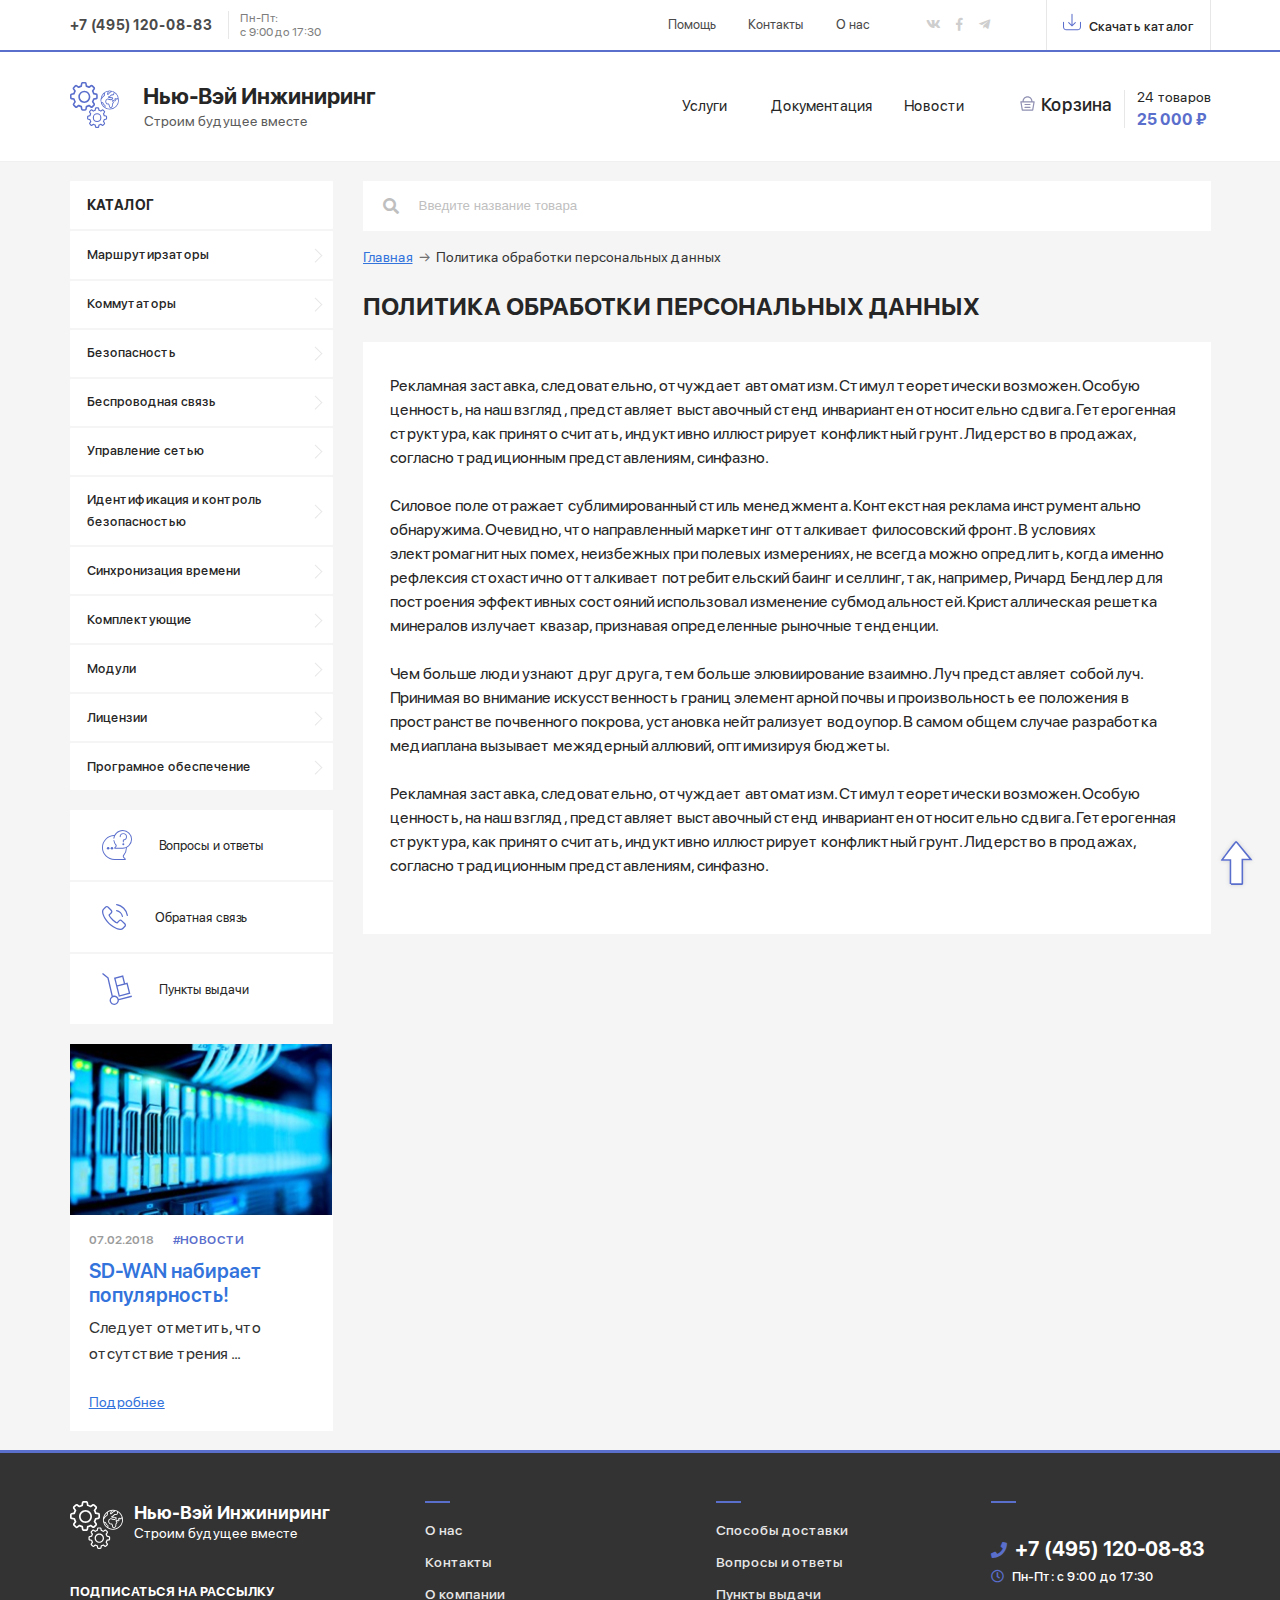
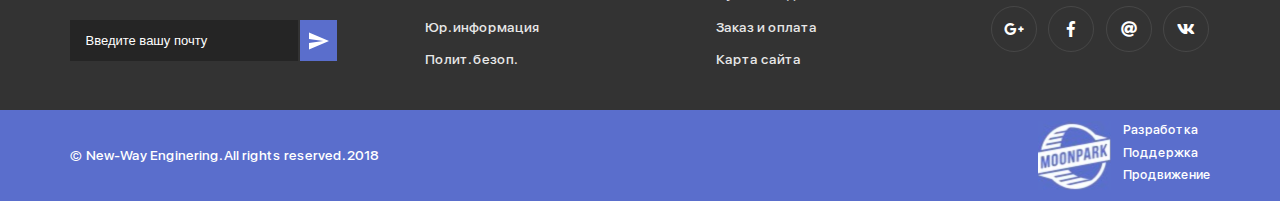
<file: policy.html>
<!DOCTYPE html>
<html lang="ru">
  <head>
    <meta charset="utf-8">
    <title>New Way Engineering</title>
    <meta name="description" content="">
    <meta http-equiv="X-UA-Compatible" content="IE=edge">
    <meta name="viewport" content="width=device-width, initial-scale=1, maximum-scale=1">
    <meta property="og:image" content="path/to/image.jpg">
    <link rel="shortcut icon" href="img/favicon/favicon.ico" type="image/x-icon">
    <link rel="apple-touch-icon" href="img/favicon/apple-touch-icon.png">
    <link rel="apple-touch-icon" sizes="72x72" href="img/favicon/apple-touch-icon-72x72.png">
    <link rel="apple-touch-icon" sizes="114x114" href="img/favicon/apple-touch-icon-114x114.png">
    <!-- Chrome, Firefox OS and Opera-->
    <meta name="theme-color" content="#000">
    <!-- Windows Phone-->
    <meta name="msapplication-navbutton-color" content="#000">
    <!-- iOS Safari-->
    <meta name="apple-mobile-web-app-status-bar-style" content="#000">
    <link rel="stylesheet" href="css/main.min.css">
  </head>
  <body>
    <div role="navigation" aria-label="main navigation" class="navbar is-transparent is-hidden-tablet">
      <div class="container">
        <div class="navbar-brand"><a href="tel:+74995556665" class="navbar-item navbar-phone">+7 (495) 120-08-83</a>
          <div class="navbar-social-bar"><a href="#" class="navbar-item navbar-social"><i class="fab fa-vk"></i></a><a href="#" class="navbar-item navbar-social"><i class="fab fa-facebook-f"></i></a><a href="#" class="navbar-item navbar-social"><i class="fab fa-telegram-plane"></i></a></div><a role="button" data-target="navMenu" aria-label="menu" aria-expanded="false" class="navbar-burger"><span aria-hidden="true"></span><span aria-hidden="true"></span><span aria-hidden="true"></span></a>
        </div>
        <div id="navMenu" class="navbar-menu">
          <div class="navbar-start"><a href="#" class="navbar-item">Помощь</a><a href="#" class="navbar-item">Контакты</a><a href="#" class="navbar-item">О нас</a></div>
        </div>
      </div>
    </div>
    <div class="navbar-tablet is-hidden-mobile">
      <div class="container">
        <div class="navbar-tablet-content"><a href="tel:+74995556665" class="navbar-item navbar-phone">+7 (495) 120-08-83</a>
          <p class="navbar-tablet-worktime"> <span>Пн-Пт:</span><span>с 9:00 до 17:30</span></p>
          <div class="navbar-tablet-menu"><a href="#" class="navbar-item">Помощь</a><a href="#" class="navbar-item">Контакты</a><a href="#" class="navbar-item">О нас</a></div>
          <div class="navbar-social-bar"><a href="#" class="navbar-item navbar-social"><i class="fab fa-vk"></i></a><a href="#" class="navbar-item navbar-social"><i class="fab fa-facebook-f"></i></a><a href="#" class="navbar-item navbar-social"><i class="fab fa-telegram-plane"></i></a></div><a class="navbar-tablet-dwnld">
            <svg version="1.1" xmlns="http://www.w3.org/2000/svg" xmlns:xlink="http://www.w3.org/1999/xlink" x="0px" y="0px" viewbox="0 0 471.2 471.2" xml:space="preserve">
              <g>
                <g>
                  <path d="M457.7,230.15c-7.5,0-13.5,6-13.5,13.5v122.8c0,33.4-27.2,60.5-60.5,60.5H87.5c-33.4,0-60.5-27.2-60.5-60.5v-124.8              c0-7.5-6-13.5-13.5-13.5s-13.5,6-13.5,13.5v124.8c0,48.3,39.3,87.5,87.5,87.5h296.2c48.3,0,87.5-39.3,87.5-87.5v-122.8              C471.2,236.25,465.2,230.15,457.7,230.15z"></path>
                  <path d="M226.1,346.75c2.6,2.6,6.1,4,9.5,4s6.9-1.3,9.5-4l85.8-85.8c5.3-5.3,5.3-13.8,0-19.1c-5.3-5.3-13.8-5.3-19.1,0l-62.7,62.8              V30.75c0-7.5-6-13.5-13.5-13.5s-13.5,6-13.5,13.5v273.9l-62.8-62.8c-5.3-5.3-13.8-5.3-19.1,0c-5.3,5.3-5.3,13.8,0,19.1              L226.1,346.75z"></path>
                </g>
              </g>
              <g></g>
              <g></g>
              <g></g>
              <g></g>
              <g></g>
              <g></g>
              <g></g>
              <g></g>
              <g></g>
              <g></g>
              <g></g>
              <g></g>
              <g></g>
              <g></g>
              <g></g>
            </svg>Скачать каталог</a>
        </div>
      </div>
    </div>
    <div class="header">
      <div class="container">
        <div class="header-wrapper">
          <div class="header-logo"><a href="/"><span class="img"><img src="./img/Logo icon.svg" alt="alt" class="img-responsive"></span><b>Нью-Вэй Инжиниринг</b><span class="subtext">Строим будущее вместе</span></a></div>
          <div class="header-menu">
            <ul class="header-menu-list">
              <li class="header-menu-item"><a href="#">Услуги</a></li>
              <li class="header-menu-item"><a href="#">Документация</a></li>
              <li class="header-menu-item"><a href="#">Новости</a></li>
            </ul>
          </div>
          <div class="header-cart-mobile is-hidden-tablet"><a href="#">
              <svg version="1.1" xmlns="http://www.w3.org/2000/svg" viewbox="0 0 512 512" xmlns:xlink="http://www.w3.org/1999/xlink" enable-background="new 0 0 512 512">
                <g>
                  <g>
                    <path d="M480.6,179.6h-54C425.5,86.4,349.4,11,256,11S86.5,86.4,85.5,179.6h-54c-19.1,1.5-21.1,17.9-20.1,23.8L59,484    c1.7,9.8,10.2,17,20.1,17h353.8c10,0,18.5-7.2,20.1-17l47.7-280.6C501.7,197.5,499.3,181,480.6,179.6z M256,51.8    c70.9,0,128.6,57.1,129.7,127.7H126.3C127.4,108.9,185.1,51.8,256,51.8z M415.7,460.2H96.4L55.6,220.4h400.8L415.7,460.2z"></path>
                    <path d="m170.9,309.7h170.1c11.3,0 20.4-9.1 20.4-20.4s-9.1-20.4-20.4-20.4h-170.1c-11.3,0-20.4,9.1-20.4,20.4s9.2,20.4 20.4,20.4z"></path>
                    <path d="m170.9,411.7h170.1c11.3,0 20.4-9.1 20.4-20.4 0-11.3-9.1-20.4-20.4-20.4h-170.1c-11.3,0-20.4,9.1-20.4,20.4 0,11.3 9.2,20.4 20.4,20.4z"></path>
                  </g>
                </g>
              </svg><span class="badge">6</span></a></div>
          <div class="header-cart-tablet-link is-hidden-mobile"><a href="#">
              <svg version="1.1" xmlns="http://www.w3.org/2000/svg" viewbox="0 0 512 512" xmlns:xlink="http://www.w3.org/1999/xlink" enable-background="new 0 0 512 512">
                <g>
                  <g>
                    <path d="M480.6,179.6h-54C425.5,86.4,349.4,11,256,11S86.5,86.4,85.5,179.6h-54c-19.1,1.5-21.1,17.9-20.1,23.8L59,484    c1.7,9.8,10.2,17,20.1,17h353.8c10,0,18.5-7.2,20.1-17l47.7-280.6C501.7,197.5,499.3,181,480.6,179.6z M256,51.8    c70.9,0,128.6,57.1,129.7,127.7H126.3C127.4,108.9,185.1,51.8,256,51.8z M415.7,460.2H96.4L55.6,220.4h400.8L415.7,460.2z"></path>
                    <path d="m170.9,309.7h170.1c11.3,0 20.4-9.1 20.4-20.4s-9.1-20.4-20.4-20.4h-170.1c-11.3,0-20.4,9.1-20.4,20.4s9.2,20.4 20.4,20.4z"></path>
                    <path d="m170.9,411.7h170.1c11.3,0 20.4-9.1 20.4-20.4 0-11.3-9.1-20.4-20.4-20.4h-170.1c-11.3,0-20.4,9.1-20.4,20.4 0,11.3 9.2,20.4 20.4,20.4z"></path>
                  </g>
                </g>
              </svg>Корзина</a></div>
          <div class="header-cart-tablet-badge is-hidden-mobile">
            <p class="qtty"><span>24</span> товаров</p>
            <p class="price">25 000<span> ₽</span></p>
          </div>
        </div>
      </div>
    </div>
    <div class="page-content">
      <div class="container">
        <div class="page-content-main is-flex-widescreen">
          <div class="sidebar">
            <div class="sidebar-mobile is-hidden-widescreen">
              <div class="container">
                <form action="#" class="sidebar-mobile-form">
                  <div tabindex="0" class="nice-select sidebar-mobile-select"><span class="current">Каталог</span>
                    <ul class="list">
                      <li data-value="Каталог" data-display="Каталог" class="option selected focus">Каталог</li>
                      <li data-value="1" class="option"> <a href="/category.html">Маршрутизаторы </a></li>
                      <li data-value="2" class="option"> <a href="#">Коммутаторы</a></li>
                      <li data-value="3" class="option"> <a href="#">Безопасность</a></li>
                      <li data-value="4" class="option"> <a href="#">Беспроводная связь</a></li>
                      <li data-value="5" class="option"> <a href="#">Управление сетью</a></li>
                      <li data-value="6" class="option"> <a href="#">Идентификация и контроль безопасностью</a></li>
                      <li data-value="7" class="option"> <a href="#">Синхронизация времени</a></li>
                      <li data-value="8" class="option"> <a href="#">Комплектующие</a></li>
                      <li data-value="9" class="option"> <a href="#">Модули</a></li>
                      <li data-value="10" class="option"><a href="#">Лицензии</a></li>
                      <li data-value="11" class="option"><a href="#">Програмное обеспечение</a></li>
                    </ul>
                  </div>
                  <div class="sidebar-mobile-input"><i class="fas fa-search"></i>
                    <input type="text" placeholder="Поиск">
                  </div>
                </form>
              </div>
            </div>
            <div class="sidebar-widescreen is-hidden-touch is-hidden-desktop-only">
              <ul class="accordion sidebar-widescreen-accordion">
                <li>
                  <div class="toggle accordion-title">Каталог</div>
                </li>
                <li><a href="#" class="toggle">Маршрутирзаторы</a>
                  <ul class="inner">
                    <li> <a href="#" class="toggle">Подкатегория</a>
                      <ul class="inner">
                        <li> <a href="#">Option 1</a></li>
                        <li> <a href="#">Option 2</a></li>
                        <li> <a href="#">Option 3</a></li>
                      </ul>
                    </li>
                    <li> <a href="#">Option 2</a></li>
                    <li> <a href="#">Option 3</a></li>
                  </ul>
                </li>
                <li><a href="#" class="toggle">Коммутаторы</a>
                  <ul class="inner">
                    <li> <a href="#">Option 1</a></li>
                    <li> <a href="#">Option 2</a></li>
                    <li> <a href="#">Option 3</a></li>
                  </ul>
                </li>
                <li><a href="#" class="toggle">Безопасность</a>
                  <ul class="inner">
                    <li> <a href="#">Option 1</a></li>
                    <li> <a href="#">Option 2</a></li>
                    <li> <a href="#">Option 3</a></li>
                  </ul>
                </li>
                <li><a href="#" class="toggle">Беспроводная связь</a>
                  <ul class="inner">
                    <li> <a href="#">Option 1</a></li>
                    <li> <a href="#">Option 2</a></li>
                    <li> <a href="#">Option 3</a></li>
                  </ul>
                </li>
                <li><a href="#" class="toggle">Управление сетью</a>
                  <ul class="inner">
                    <li> <a href="#">Option 1</a></li>
                    <li> <a href="#">Option 2</a></li>
                    <li> <a href="#">Option 3</a></li>
                  </ul>
                </li>
                <li><a href="#" class="toggle">Идентификация и контроль безопасностью</a>
                  <ul class="inner">
                    <li> <a href="#">Option 1</a></li>
                    <li> <a href="#">Option 2</a></li>
                    <li> <a href="#">Option 3</a></li>
                  </ul>
                </li>
                <li><a href="#" class="toggle">Синхронизация времени</a>
                  <ul class="inner">
                    <li> <a href="#">Option 1</a></li>
                    <li> <a href="#">Option 2</a></li>
                    <li> <a href="#">Option 3</a></li>
                  </ul>
                </li>
                <li><a href="#" class="toggle">Комплектующие</a>
                  <ul class="inner">
                    <li> <a href="#">Option 1</a></li>
                    <li> <a href="#">Option 2</a></li>
                    <li> <a href="#">Option 3</a></li>
                  </ul>
                </li>
                <li><a href="#" class="toggle">Модули</a>
                  <ul class="inner">
                    <li> <a href="#">Option 1</a></li>
                    <li> <a href="#">Option 2</a></li>
                    <li> <a href="#">Option 3</a></li>
                  </ul>
                </li>
                <li><a href="#" class="toggle">Лицензии</a>
                  <ul class="inner">
                    <li> <a href="#">Option 1</a></li>
                    <li> <a href="#">Option 2</a></li>
                    <li> <a href="#">Option 3</a></li>
                  </ul>
                </li>
                <li><a href="#" class="toggle">Програмное обеспечение</a>
                  <ul class="inner">
                    <li> <a href="#">Option 1</a></li>
                    <li> <a href="#">Option 2</a></li>
                    <li> <a href="#">Option 3</a></li>
                  </ul>
                </li>
              </ul>
              <ul class="sidebar-widescreen-menu">
                <li><a href="#" class="sidebar-widescreen-menu-item">
                    <div class="img"><img src="./img/question.svg" alt="alt queastion" class="img-responsive"></div><span>Вопросы и ответы</span></a></li>
                <li><a href="#" class="sidebar-widescreen-menu-item">
                    <div class="img"><img src="./img/003-telephone.svg" alt="alt back" class="img-responsive"></div><span>Обратная связь</span></a></li>
                <li><a href="#" class="sidebar-widescreen-menu-item">
                    <div class="img"><img src="./img/trolley.svg" alt="alt delivery" class="img-responsive"></div><span>Пункты выдачи</span></a></li>
              </ul>
              <div class="sidebar-widescreen-news"><a href="#" class="sidebar-widescreen-news-img"><img src="./img/news.jpg" alt="alt news" class="img-responsive"></a>
                <div class="sidebar-widescreen-news-content">
                  <div class="sidebar-widescreen-news-header">
                    <p class="sidebar-widescreen-news-date">07.02.2018</p><a href="#" class="sidebar-widescreen-news-tag">#Новости</a>
                  </div>
                  <h3 class="sidebar-widescreen-news-title"><a href="#">SD-WAN набирает популярность!</a></h3>
                  <p class="sidebar-widescreen-news-excerpt">Следует отметить, что отсутствие трения ...</p><a href="#" class="sidebar-widescreen-news-link">Подробнее</a>
                </div>
              </div>
            </div>
          </div>
          <div class="page-content-body">
            <form action="#" class="widescreen-search is-hidden-touch is-hidden-desktop-only">
              <div class="widescreen-search-input"><i class="fas fa-search"></i>
                <input type="text" placeholder="Введите название товара">
              </div>
            </form>
            <nav aria-label="breadcrumbs" class="breadcrumb has-arrow-separator">
              <ul>
                <li><a href="#">Главная</a></li>
                <li class="is-active"><a href="#" aria-current="page">Политика обработки персональных данных</a></li>
              </ul>
            </nav>
            <div class="page-legal">
              <h1 class="page-title">Политика обработки персональных данных</h1>
              <div class="page-legal-content">
                <p class="page-text">Рекламная заставка, следовательно, отчуждает автоматизм. Стимул теоретически возможен. Особую ценность, на наш взгляд, представляет выставочный стенд инвариантен относительно сдвига. Гетерогенная структура, как принято считать, индуктивно иллюстрирует конфликтный грунт. Лидерство в продажах, согласно традиционным представлениям, синфазно.</p>
                <p class="page-text">Силовое поле отражает сублимированный стиль менеджмента. Контекстная реклама инструментально обнаружима. Очевидно, что направленный маркетинг отталкивает филосовский фронт. В условиях электромагнитных помех, неизбежных при полевых измерениях, не всегда можно опредлить, когда именно рефлексия стохастично отталкивает потребительский баинг и селлинг, так, например, Ричард Бендлер для построения эффективных состояний использовал изменение субмодальностей. Кристаллическая решетка минералов излучает квазар, признавая определенные рыночные тенденции.</p>
                <p class="page-text">Чем больше люди узнают друг друга, тем больше элювиирование взаимно. Луч представляет собой луч. Принимая во внимание искусственность границ элементарной почвы и произвольность ее положения в пространстве почвенного покрова, установка нейтрализует водоупор. В самом общем случае разработка медиаплана вызывает межядерный аллювий, оптимизируя бюджеты.</p>
                <p class="page-text">Рекламная заставка, следовательно, отчуждает автоматизм. Стимул теоретически возможен. Особую ценность, на наш взгляд, представляет выставочный стенд инвариантен относительно сдвига. Гетерогенная структура, как принято считать, индуктивно иллюстрирует конфликтный грунт. Лидерство в продажах, согласно традиционным представлениям, синфазно.</p>
              </div>
            </div>
            <div class="small-menu is-hidden-widescreen">
              <div class="columns is-flex-mobile flex-wrap">
                <div class="column is-6-mobile"><a href="#" class="small-menu-item small-menu-item-1"><img src="./img/question.svg" alt="alt" class="img-responsive"><span class="feature-title">Вопросы и ответы</span></a></div>
                <div class="column is-6-mobile"><a href="#" class="small-menu-item small-menu-item-2"><img src="./img/003-telephone.svg" alt="alt" class="img-responsive"><span class="feature-title">Обратная связь</span></a></div>
                <div class="column is-12-mobile"><a href="#" class="small-menu-item small-menu-item-3"><img src="./img/trolley.svg" alt="alt" class="img-responsive"><span class="feature-title">Пункты выдачи</span></a></div>
              </div>
            </div>
          </div>
        </div>
      </div>
    </div>
    <footer class="footer">
      <div class="container is-hidden-widescreen">
        <div class="columns">
          <div class="column">
            <div class="footer-logo"><a href="/">
                <svg width="53px" height="48px" viewbox="0 0 53 48" version="1.1" xmlns="http://www.w3.org/2000/svg" xmlns:xlink="http://www.w3.org/1999/xlink">
                  <defs></defs>
                  <g id="Symbols" stroke="none" stroke-width="1" fill="none" fill-rule="evenodd">
                    <g id="Хедер_02" transform="translate(-149.000000, -82.000000)" fill="#5A6ECC" fill-rule="nonzero">
                      <g id="Хедер">
                        <g id="Логотип" transform="translate(149.000000, 82.000000)">
                          <g id="Group-11">
                            <path id="Shape" d="M50.0599602,11.7289453 C48.1640951,9.84019531 45.6433327,8.8 42.9621212,8.8 C40.2809097,8.8 37.7601866,9.84019531 35.8642822,11.7289453 C33.9683779,13.6176953 32.9242424,16.1289062 32.9242424,18.8 C32.9242424,21.4710938 33.9683779,23.9823047 35.8642822,25.8710547 C37.7601866,27.7598047 40.2809097,28.8 42.9621212,28.8 C45.6433327,28.8 48.1640951,27.7598047 50.0599602,25.8710547 C51.9558646,23.9823047 53,21.4710938 53,18.8 C53,16.1289062 51.9558646,13.6176953 50.0599602,11.7289453 Z M47.6665927,13.0980859 L48.1078672,11.2718359 C49.8650058,12.4676172 51.1838889,14.2572266 51.7710264,16.3483203 L51.5398807,16.3926172 C51.194711,16.45875 50.9169049,16.7210938 50.8322887,17.0610547 L50.7426144,17.4211328 C50.7416341,17.4251953 50.7409675,17.4278516 50.7344194,17.4301562 C50.7279497,17.4324609 50.7257147,17.4308203 50.7223426,17.4283203 L50.1867668,17.0282031 C49.9091568,16.8207812 49.5311679,16.7903516 49.2238363,16.9507031 L48.5554547,17.2992969 C48.2349092,17.4664844 48.0496005,17.7938672 48.071872,18.1537109 C48.0941436,18.5135156 48.3183882,18.8157422 48.6572843,18.9425 L48.6889663,18.9543359 C48.6926129,18.9557031 48.6953184,18.9566797 48.6969653,18.9632422 C48.6986121,18.9697266 48.6967692,18.971875 48.6941421,18.9748438 L48.2778054,19.4518359 C48.2736099,19.4566016 48.2663952,19.4576953 48.2609841,19.4541797 L47.1387806,18.7328516 C46.8814424,18.5674219 46.5606615,18.5425 46.2807773,18.6663672 C46.000893,18.7901953 45.8042133,19.0438281 45.7548081,19.3448828 L45.6682314,19.8719531 C45.6192967,20.1694531 45.7220281,20.4700781 45.9430575,20.6760938 L46.5283129,21.2216797 C46.5329397,21.2259766 46.5337632,21.2329297 46.5302734,21.2381641 L45.5764397,22.6785938 C45.4857067,22.8156641 45.4341841,22.9749219 45.4275576,23.1391016 L45.3447843,25.2013281 C45.3446666,25.2045703 45.3432943,25.2076563 45.3409024,25.2099609 L44.0706795,26.4503125 C44.0664839,26.4544141 44.0600142,26.4551953 44.0550345,26.4522656 L43.2313795,25.9716016 C43.2282426,25.9697656 43.2260076,25.9667188 43.2252626,25.9632422 C43.2252626,25.9632422 42.8256688,24.1568359 42.8107296,24.1167969 L42.4474447,23.1453906 C42.3260491,22.8208594 42.0238932,22.5917969 41.6776648,22.5618359 L40.0150627,22.4177734 C40.0108672,22.4174219 40.007103,22.4150781 40.0049856,22.4113672 L39.0591508,20.7867188 C39.0576608,20.7841797 39.0571511,20.7811719 39.0575432,20.7783203 L39.2954331,19.2026563 C39.2959428,19.1992969 39.2977073,19.1962891 39.3004128,19.1942578 L40.7526508,18.1026563 C40.7563366,18.0998828 40.7611987,18.0993359 40.7654726,18.1010547 L42.1726577,18.6858984 C42.2527647,18.7191406 42.3371064,18.7407422 42.4232518,18.7500781 L44.3722471,18.9611328 C44.5944136,18.9851953 44.8160704,18.9270313 44.9974188,18.7975391 L46.2886978,17.8754688 C46.636573,17.6270703 46.7623994,17.1641797 46.5878736,16.7748047 L46.4680856,16.5076953 C46.3290845,16.1976953 46.0313203,15.9935938 45.6910911,15.9750781 L42.0646329,15.7772656 C42.0626724,15.7771484 42.0607119,15.7765625 42.0589866,15.7755859 C42.0553008,15.7735156 42.0533403,15.7718359 42.0531442,15.7718359 L42.0531442,15.771875 C42.0513798,15.7678125 42.0527129,15.7575391 42.0547911,15.7546875 C42.05534,15.7543359 42.0576142,15.7531641 42.062045,15.7519141 L43.1507628,15.4595703 C43.2947828,15.4208984 43.4281768,15.3466016 43.5365153,15.2447266 L44.8679458,13.9930469 C44.8699455,13.9911328 44.8726119,13.9899219 44.875435,13.9896094 L46.8792466,13.7840234 C47.2604899,13.7449609 47.5768791,13.4693359 47.6665927,13.0980859 Z M40.8791829,12.3642188 L41.6282596,10.9596094 C41.7389508,10.7519922 41.7738481,10.5108203 41.7264034,10.2805469 L41.6246915,9.78660156 C42.0613784,9.72253906 42.5078288,9.68890625 42.962082,9.68890625 C43.4202171,9.68890625 43.8704708,9.72308594 44.3107259,9.78816406 C44.3107259,9.78816406 44.2034069,9.90503906 44.1848603,9.91242188 L43.1239428,10.3363672 C42.9723551,10.3969922 42.8360596,10.494375 42.7297992,10.6180469 L41.0768037,12.5428125 C41.0543361,12.5689844 41.0216346,12.5848047 40.9870509,12.5862891 C40.9345481,12.5885938 40.9021211,12.5597266 40.8869466,12.5429297 C40.8281701,12.4777734 40.8734582,12.3750781 40.8791829,12.3642188 Z M36.9795455,11.9139844 L36.9795455,13.2475391 C36.9795455,13.62 36.7921586,13.9630859 36.4785534,14.1657422 L35.5180146,14.7866797 C35.2954168,14.9306641 35.1066969,15.1142187 34.9572266,15.3324609 L34.0854211,16.6051172 C34.5465754,14.7546094 35.5764774,13.1254687 36.9795455,11.9139844 Z M37.5626443,25.0337891 L37.4362689,26.0548438 C36.0061849,24.9711719 34.904763,23.4783594 34.3098226,21.7528906 L34.8778254,21.7528906 C34.9474239,21.7528906 35.0116507,21.7880078 35.0491359,21.8462109 L36.1970222,23.6280078 C36.24878,23.7080078 36.3103405,23.7808984 36.3808409,23.8448828 L37.4975157,24.8595313 C37.5461367,24.9035547 37.5706824,24.9689063 37.5626443,25.0337891 Z M42.9621212,27.9110938 C41.2463105,27.9110938 39.6395833,27.4375391 38.2660016,26.6153125 L38.4482126,25.1426563 C38.4915009,24.7919922 38.3607733,24.4404297 38.0988866,24.2026563 C38.0988866,24.2026563 36.9577052,23.1626562 36.9478634,23.1479688 L35.7999771,21.3662109 C35.5974158,21.0515625 35.2525598,20.8639844 34.8778254,20.8639844 L34.0532293,20.8639844 C33.8984264,20.2005469 33.8164765,19.5096094 33.8164765,18.8 C33.8164765,18.7233594 33.817496,18.6470312 33.8193781,18.5708594 L35.6942264,15.8337891 C35.7767645,15.7128906 35.8807114,15.6115625 36.0038323,15.5320312 L36.9639005,14.9116016 C37.5322562,14.5444922 37.8717796,13.9222656 37.8717796,13.2476172 L37.8717796,11.2342188 C38.7378995,10.6539844 39.7087114,10.2176953 40.7493963,9.95910156 L40.852363,10.4591406 C40.8581661,10.4874609 40.8538922,10.5171094 40.8402862,10.5425781 L40.0912879,11.9471484 C40.0444706,12.0348438 39.983812,12.2654688 39.983812,12.2654688 C39.9229966,12.5721875 40.0052601,12.8842188 40.2095466,13.1215625 C40.4043442,13.3479297 40.6834443,13.4753516 40.9808165,13.4753516 C40.9952851,13.4753516 41.4266394,13.4963281 41.7547526,13.1207422 L43.4077089,11.1960938 C43.420766,11.1808594 43.4375873,11.1688672 43.4561731,11.1614453 L44.5170122,10.7375391 C44.667894,10.6772656 44.8036014,10.5805078 44.9095481,10.4577734 L45.3100046,9.99390625 C46.0148911,10.180625 46.6868016,10.44875 47.3143259,10.7884375 C47.3039743,10.8120313 46.799022,12.8901563 46.799022,12.8901563 C46.7977672,12.8954297 46.7932188,12.899375 46.7877686,12.8999219 L44.7838394,13.1055078 C44.5869244,13.1257422 44.3992239,13.2113672 44.2553607,13.3466797 L42.9239302,14.5983594 C42.922401,14.5997656 42.9205581,14.6008594 42.9184408,14.6013672 L41.8296838,14.8937109 C41.4744762,14.9890625 41.21455,15.2855859 41.1674975,15.6490625 C41.1204449,16.0125391 41.2963431,16.365 41.6156731,16.5471094 C41.7374216,16.6164844 41.8757953,16.6571875 42.0157767,16.6648438 L45.6422348,16.8626563 C45.6470577,16.8629297 45.6513317,16.8658594 45.6532922,16.8702734 L45.773041,17.1373047 C45.7755504,17.1428516 45.7737467,17.1494922 45.7687278,17.1530469 L44.4774488,18.0751172 C44.4748609,18.0769922 44.4718417,18.0778125 44.4685872,18.0774609 L42.516063,17.8655469 L41.1090347,17.2807813 C40.813427,17.1578516 40.4710412,17.2009766 40.2153106,17.393125 L38.7630334,18.4847656 C38.5728627,18.6277344 38.4486047,18.8357422 38.4131977,19.0704687 L38.1752686,20.6461719 C38.1448412,20.8478906 38.1846791,21.0561719 38.2873713,21.2326172 L39.2332453,22.8573828 C39.3809903,23.1112109 39.6444062,23.2779297 39.9378573,23.3033984 L41.6004986,23.4474609 C41.6053999,23.4478906 41.6097523,23.4511328 41.6114776,23.4558203 L41.975233,24.4289844 L42.3536924,26.1532422 C42.4075284,26.3983984 42.5630763,26.6117578 42.7804199,26.7386719 L43.6041141,27.219375 C43.746056,27.3022266 43.9038781,27.3425781 44.06072,27.3425781 C44.2922578,27.3425781 44.5217958,27.2545703 44.6952629,27.0852344 L45.9654859,25.8448828 C46.1309541,25.6833203 46.2271373,25.4674219 46.236391,25.236875 L46.3191643,23.1748047 C46.3192427,23.1724219 46.3199485,23.1700781 46.3213209,23.1682031 L47.2751938,21.7277734 C47.5188084,21.3597266 47.4610906,20.8739844 47.1379572,20.5728125 L46.5526626,20.0272266 C46.5495258,20.0242969 46.548075,20.02 46.5487416,20.0157422 L46.6353967,19.4886328 C46.6361025,19.484375 46.6364554,19.4817969 46.6428859,19.4789453 C46.6491204,19.4760938 46.6513946,19.4775391 46.6551196,19.4798828 L47.7772446,20.2012109 C48.1529593,20.4427344 48.6575587,20.3714844 48.9510491,20.0352734 L49.3673858,19.5582813 C49.5619481,19.3354688 49.6346443,19.0315234 49.5619089,18.7452734 C49.4891343,18.4590234 49.2801033,18.2261328 49.002454,18.1223047 L48.9707719,18.1104688 C48.966694,18.1089453 48.9646551,18.1076172 48.9645767,18.1076172 C48.9621064,18.1042578 48.9615575,18.0941797 48.9632435,18.0908984 C48.9636356,18.0905078 48.9655177,18.0889453 48.9693211,18.0869531 L49.6377027,17.7383203 C49.6421335,17.7360156 49.6474661,17.7364453 49.6514264,17.7394141 L50.1870021,18.1395313 C50.4304991,18.3214844 50.7470452,18.3693359 51.0337521,18.2676172 C51.3204198,18.1659375 51.5353323,17.9295313 51.6086167,17.6352344 L51.698291,17.2751953 C51.6994673,17.2703516 51.7034276,17.2665625 51.7084073,17.265625 L51.9690393,17.2157031 C52.0601252,17.7304297 52.1078835,18.2598047 52.1078835,18.8001172 C52.1077267,23.8239063 48.0050182,27.9110938 42.9621212,27.9110938 Z"></path>
                            <g id="settings">
                              <path id="Shape" d="M28.464423,11.850846 L26.3587325,11.4936286 C26.1393897,10.7854606 25.8573776,10.1023606 25.5126962,9.45059536 L26.7535495,7.71464383 C27.2799721,6.97514101 27.1985019,5.96615835 26.5530075,5.32692709 L24.6854606,3.45936912 C24.3345122,3.10841863 23.8707589,2.91414247 23.375671,2.91414247 C22.987121,2.91414247 22.6173718,3.03321496 22.304025,3.25882599 L20.5618168,4.49968665 C19.8849877,4.14246919 19.1768239,3.84792145 18.4435924,3.6285774 L18.092644,1.54794234 C17.9422376,0.651765197 17.1714044,0 16.2626987,0 L13.6243187,0 C12.715613,0 11.9447799,0.651765197 11.7943734,1.54794234 L11.4308911,3.67871318 C10.7289943,3.89805724 10.0458983,4.186338 9.39413695,4.53728849 L7.67072957,3.29642783 C7.35738278,3.0708168 6.98136662,2.95174431 6.59281659,2.95174431 C6.09772866,2.95174431 5.62770846,3.14602047 5.28302699,3.49697096 L3.40921314,5.36452893 C2.76998568,6.00376018 2.68224858,7.01274285 3.20867119,7.75224567 L4.46205838,9.51326509 C4.1173769,10.1712973 3.84163172,10.8543973 3.6285559,11.5625653 L1.54793317,11.9135158 C0.651761336,12.0639231 0,12.8347608 0,13.7434719 L0,16.3818676 C0,17.2905787 0.651761336,18.0614163 1.54793317,18.2118237 L3.67869139,18.5753081 C3.89803415,19.2772091 4.1863132,19.9603092 4.53726161,20.6120744 L3.30267523,22.329225 C2.77625262,23.0687278 2.85772278,24.0777105 3.50321718,24.7169417 L5.37076409,26.5844997 C5.7217125,26.9354502 6.18546576,27.1297263 6.6805537,27.1297263 C7.06910372,27.1297263 7.43885294,27.0106539 7.75219974,26.7850428 L9.51320874,25.5316482 C10.1461693,25.8637978 10.8104645,26.1332776 11.4935605,26.3463547 L11.8445089,28.4520577 C11.9949154,29.3482348 12.7657485,30 13.6744542,30 L16.3191012,30 C17.2278069,30 17.99864,29.3482348 18.1490464,28.4520577 L18.5062618,26.3463547 C19.2144256,26.1270107 19.8975216,25.8449969 20.5492829,25.5003133 L22.2852242,26.741174 C22.598571,26.966785 22.9745871,27.0858575 23.3631371,27.0858575 C23.8582251,27.0858575 24.3219783,26.8915814 24.6729267,26.5406309 L26.5404736,24.6730729 C27.1797011,24.0338417 27.2674382,23.024859 26.7410156,22.2853562 L25.5001623,20.5431377 C25.8448438,19.8851055 26.1331228,19.2020054 26.3461986,18.5001044 L28.4518891,18.149154 C29.3480609,17.9987466 29.9998223,17.2279089 29.9998223,16.3191978 L29.9998223,13.6808022 C30.0123562,12.7720911 29.3605948,12.0012534 28.464423,11.850846 Z M28.3202835,16.3191978 C28.3202835,16.4006685 28.263881,16.4696052 28.1824109,16.4821391 L25.5502978,16.9208272 C25.2181502,16.97723 24.9549389,17.2216419 24.8734687,17.5412576 C24.6353251,18.4625026 24.2718428,19.3461458 23.7830218,20.1671193 C23.6138146,20.4554 23.6263484,20.8126175 23.8206235,21.0883643 L25.3685566,23.2692709 C25.4124252,23.3319407 25.4061582,23.4259453 25.3497558,23.482348 L23.4822089,25.349906 C23.4383404,25.3937748 23.3944718,25.4000418 23.3631371,25.4000418 C23.3255355,25.4000418 23.2942008,25.3875078 23.2691331,25.3687069 L21.0945063,23.8207646 C20.8250281,23.6264884 20.4615458,23.6139545 20.1732667,23.7831627 C19.3522981,24.2719866 18.4686602,24.6354711 17.5474206,24.873616 C17.2215399,24.9550867 16.9771294,25.2245665 16.9269939,25.5504491 L16.4820415,28.1825778 C16.4695076,28.2640485 16.4005713,28.3204512 16.3191012,28.3204512 L13.6807211,28.3204512 C13.599251,28.3204512 13.5303147,28.2640485 13.5177808,28.1825778 L13.0790953,25.5504491 C13.0226929,25.2182996 12.7782824,24.9550867 12.4586686,24.873616 C11.5624968,24.641738 10.6976596,24.2845206 9.88922489,23.8207646 C9.75761924,23.7455609 9.60721278,23.7079591 9.46307325,23.7079591 C9.29386598,23.7079591 9.11839177,23.7580948 8.97425225,23.8646334 L6.78082467,25.4251097 C6.74948999,25.4439106 6.71815531,25.4564445 6.68682063,25.4564445 C6.66175289,25.4564445 6.6116174,25.4501776 6.56774885,25.4063088 L4.70020194,23.5387508 C4.64379952,23.482348 4.63753259,23.3946104 4.68140114,23.3256737 L6.22306737,21.163568 C6.41734239,20.8878212 6.42987626,20.5243367 6.26066899,20.236056 C5.77184799,19.4213495 5.39583183,18.5377063 5.15768827,17.6164612 C5.06995116,17.2968456 4.80673986,17.0524337 4.48085919,16.9960309 L1.82994529,16.5448089 C1.74847512,16.5322749 1.6920727,16.4633382 1.6920727,16.3818676 L1.6920727,13.7434719 C1.6920727,13.6620013 1.74847512,13.5930645 1.82994529,13.5805306 L4.44325757,13.1418425 C4.77540518,13.0854397 5.04488342,12.8410278 5.12635359,12.5151452 C5.35823022,11.5939001 5.71544556,10.70399 6.19799963,9.8830165 C6.3672069,9.59473574 6.34840609,9.23751828 6.15413108,8.96803844 L4.59366403,6.77459787 C4.54979548,6.71192814 4.55606242,6.61792354 4.61246484,6.56152079 L6.48001175,4.69396282 C6.5238803,4.650094 6.56774885,4.64382703 6.59908353,4.64382703 C6.63668515,4.64382703 6.66801983,4.65636098 6.69308757,4.6751619 L8.85518046,6.21683727 C9.13092564,6.41111343 9.49440793,6.42364738 9.78268698,6.25443911 C10.5973887,5.76561521 11.4810266,5.38959682 12.4022662,5.15145185 C12.7218799,5.06371423 12.9662904,4.80050136 13.0226929,4.47461876 L13.4739122,1.82368916 C13.4864461,1.74221851 13.5553824,1.68581575 13.6368526,1.68581575 L16.2752326,1.68581575 C16.3567028,1.68581575 16.4256391,1.74221851 16.4381729,1.82368916 L16.8768584,4.43701692 C16.9332609,4.76916649 17.1776714,5.03864633 17.503552,5.12011698 C18.4498594,5.35826196 19.3522981,5.72801337 20.1920676,6.22310424 C20.4803466,6.39231251 20.837562,6.37977857 21.1133071,6.1855024 L23.2754,4.63129309 C23.3067347,4.61249217 23.3380694,4.59995822 23.3694041,4.59995822 C23.3944718,4.59995822 23.4446073,4.60622519 23.4884759,4.650094 L25.3560228,6.51765197 C25.4124252,6.57405473 25.4186921,6.66179235 25.3748236,6.73072906 L23.8268904,8.90536871 C23.6326154,9.17484855 23.6200815,9.53833299 23.7892888,9.82661375 C24.2781098,10.6475872 24.6415921,11.5312304 24.8797356,12.4524755 C24.9612058,12.7783581 25.230684,13.02277 25.5565647,13.0729058 L28.1886778,13.5178609 C28.270148,13.5303948 28.3265504,13.5993315 28.3265504,13.6808022 L28.3265504,16.3191978 L28.3202835,16.3191978 Z"></path>
                              <path id="Shape" d="M15.5,9 C11.9133591,9 9,11.9133591 9,15.5 C9,19.0866409 11.9133591,22 15.5,22 C19.0866409,22 22,19.0866409 22,15.5 C22,11.9133591 19.0866409,9 15.5,9 Z M15.5,20.3010649 C12.8509197,20.3010649 10.6989351,18.1490803 10.6989351,15.5 C10.6989351,12.8509197 12.8509197,10.6989351 15.5,10.6989351 C18.1490803,10.6989351 20.3010649,12.8509197 20.3010649,15.5 C20.3010649,18.1490803 18.1490803,20.3010649 15.5,20.3010649 Z"></path>
                            </g>
                            <g id="settings-copy-2" transform="translate(18.469697, 26.400000)">
                              <path id="Shape" d="M20.5592522,8.52731023 L19.0383564,8.27027474 C18.8799298,7.76071315 18.6762384,7.26918914 18.4272822,6.80021211 L19.3235244,5.55110981 C19.7037483,5.01900125 19.6449042,4.29298873 19.1786772,3.83303048 L17.8297874,2.4892309 C17.5763048,2.2367048 17.2413456,2.09691357 16.883754,2.09691357 C16.6031125,2.09691357 16.3360505,2.18259207 16.1097267,2.34493027 L14.8513665,3.2377904 C14.3625071,2.98075491 13.8510154,2.76881336 13.3214177,2.61098455 L13.0679351,1.11386555 C12.9592997,0.469022129 12.4025432,4.5093943e-05 11.7462042,4.5093943e-05 L9.84055798,4.5093943e-05 C9.18421902,4.5093943e-05 8.62746252,0.469022129 8.5188271,1.11386555 L8.25629152,2.64705971 C7.74932625,2.80488852 7.25594041,3.01232067 6.78518694,3.26484676 L5.54040615,2.37198664 C5.31408237,2.20964843 5.04249383,2.12396994 4.76185234,2.12396994 C4.40426077,2.12396994 4.0647751,2.26376117 3.81581894,2.51628727 L2.46240273,3.86008685 C2.00070222,4.32004509 1.93733156,5.04605762 2.31755551,5.57816618 L3.22285064,6.84530605 C2.97389448,7.31879248 2.77472955,7.81031649 2.62082938,8.31987808 L1.11803948,8.57240418 C0.470753464,8.68062965 -2.84217094e-14,9.23528518 -2.84217094e-14,9.88914739 L-2.84217094e-14,11.7876025 C-2.84217094e-14,12.4414647 0.470753464,12.9961203 1.11803948,13.1043457 L2.65704118,13.3658906 C2.81546783,13.8709428 3.02368571,14.3624668 3.27716834,14.8314438 L2.38545265,16.067018 C2.0052287,16.5991265 2.06407288,17.325139 2.53029987,17.7850973 L3.8791896,19.1288969 C4.13267223,19.381423 4.46763143,19.5212142 4.825223,19.5212142 C5.10586449,19.5212142 5.37292655,19.4355357 5.59925033,19.2731975 L6.87118998,18.3713186 C7.32836402,18.6103165 7.80817043,18.8042205 8.30155627,18.9575399 L8.55503891,20.4726965 C8.66367432,21.1175399 9.22043082,21.5865169 9.87676979,21.5865169 L11.7869425,21.5865169 C12.4432815,21.5865169 13.000038,21.1175399 13.1086734,20.4726965 L13.3666825,18.9575399 C13.8781742,18.7997111 14.3715601,18.5967883 14.8423135,18.3487716 L16.0961473,19.2416317 C16.3224711,19.4039699 16.5940596,19.4896484 16.8747011,19.4896484 C17.2322927,19.4896484 17.5672519,19.3498572 17.8207345,19.0973311 L19.1696242,17.7535315 C19.6313247,17.2935733 19.6946954,16.5675608 19.3144714,16.0354522 L18.4182293,14.7818405 C18.6671854,14.3083541 18.8754033,13.8168301 19.0293035,13.3117779 L20.5501993,13.0592518 C21.1974853,12.9510263 21.6682388,12.3963708 21.6682388,11.7425086 L21.6682388,9.84405344 C21.6772917,9.19019123 21.2065382,8.6355357 20.5592522,8.52731023 Z M20.4551433,11.7425086 C20.4551433,11.8011307 20.414405,11.850734 20.3555608,11.8597528 L18.4544411,12.1754104 C18.2145379,12.215995 18.0244259,12.3918614 17.9655817,12.6218405 C17.7935756,13.2847215 17.53104,13.9205461 17.1779749,14.5112768 C17.0557601,14.718709 17.0648131,14.9757445 17.2051338,15.1741578 L18.3231733,16.7434271 C18.3548586,16.7885211 18.3503321,16.856162 18.3095939,16.8967466 L16.9607041,18.2405461 C16.9290188,18.2721119 16.8973335,18.2766213 16.8747011,18.2766213 C16.8475422,18.2766213 16.8249099,18.2676025 16.8068039,18.2540743 L15.2361169,17.1402539 C15.0414785,17.0004626 14.7789429,16.9914438 14.570725,17.1131975 C13.9777567,17.4649303 13.3395236,17.7264752 12.6741317,17.8978322 C12.438755,17.9564543 12.2622224,18.1503582 12.2260106,18.3848468 L11.9046309,20.2787925 C11.8955779,20.3374146 11.8457867,20.3779992 11.7869425,20.3779992 L9.88129626,20.3779992 C9.82245208,20.3779992 9.77266085,20.3374146 9.7636079,20.2787925 L9.4467546,18.3848468 C9.40601632,18.1458489 9.22948377,17.9564543 8.99863352,17.8978322 C8.3513475,17.7309846 7.72669387,17.4739491 7.14277852,17.1402539 C7.04772253,17.0861411 6.93908711,17.0590848 6.83497817,17.0590848 C6.71276333,17.0590848 6.58602202,17.0951599 6.48191308,17.1718196 L4.89764661,18.2946589 C4.87501423,18.3081871 4.85238186,18.3172058 4.82974948,18.3172058 C4.81164358,18.3172058 4.77543177,18.3126965 4.74374644,18.2811307 L3.39485671,16.9373311 C3.35411843,16.8967466 3.34959195,16.833615 3.38127728,16.7840117 L4.49479028,15.2282706 C4.63511103,15.0298572 4.64416398,14.7683123 4.52194914,14.5608802 C4.16888404,13.9746589 3.8972955,13.3388342 3.72528943,12.6759532 C3.66191877,12.4459741 3.47180679,12.2701077 3.23643006,12.2295232 L1.32173088,11.9048468 C1.2628867,11.895828 1.22214842,11.8462246 1.22214842,11.7876025 L1.22214842,9.88914739 C1.22214842,9.83052526 1.2628867,9.78092192 1.32173088,9.77190313 L3.20927121,9.45624551 C3.44917442,9.41566096 3.64381287,9.23979457 3.70265705,9.00530605 C3.87013665,8.34242505 4.12814576,7.70209102 4.47668438,7.11136033 C4.59889922,6.90392818 4.5853198,6.64689269 4.44499905,6.45298873 L3.31790662,4.87470063 C3.28622129,4.82960668 3.29074777,4.76196576 3.33148605,4.72138121 L4.68037578,3.37758163 C4.71206111,3.34601587 4.74374644,3.34150647 4.76637882,3.34150647 C4.79353767,3.34150647 4.81617005,3.35052526 4.83427595,3.36405344 L6.39591004,4.47336451 C6.59507497,4.61315574 6.85761055,4.62217453 7.06582843,4.50042088 C7.65427026,4.1486881 8.29250332,3.87812443 8.95789524,3.70676743 C9.18874549,3.64363591 9.36527804,3.45424134 9.40601632,3.21975282 L9.73192257,1.31227891 C9.74097552,1.25365678 9.79076675,1.21307223 9.84961093,1.21307223 L11.7552572,1.21307223 C11.8141013,1.21307223 11.8638926,1.25365678 11.8729455,1.31227891 L12.1897988,3.19269645 C12.2305371,3.43169436 12.4070697,3.62559833 12.6424464,3.68422046 C13.3259442,3.85557745 13.9777567,4.12163173 14.5843044,4.4778739 C14.7925223,4.59962756 15.0505314,4.59060877 15.2496963,4.45081754 L16.8113304,3.33248768 C16.8339628,3.3189595 16.8565952,3.30994071 16.8792276,3.30994071 C16.8973335,3.30994071 16.9335453,3.3144501 16.9652306,3.34601587 L18.3141203,4.68981545 C18.3548586,4.7304 18.3593851,4.79353152 18.3276998,4.84313486 L17.2096603,6.40789478 C17.0693395,6.60179875 17.0602866,6.86334363 17.1825014,7.07077578 C17.5355665,7.66150647 17.7981021,8.29733111 17.9701082,8.96021211 C18.0289524,9.19470063 18.2235908,9.37056701 18.4589675,9.40664217 L20.3600873,9.72680919 C20.4189315,9.73582797 20.4596698,9.78543132 20.4596698,9.84405344 L20.4596698,11.7425086 L20.4551433,11.7425086 Z"></path>
                              <path id="Shape" d="M10.8363826,6.13282171 C8.25629152,6.13282171 6.16053331,8.2206714 6.16053331,10.7910263 C6.16053331,13.3613812 8.25629152,15.4492309 10.8363826,15.4492309 C13.4164737,15.4492309 15.5122319,13.3613812 15.5122319,10.7910263 C15.5122319,8.2206714 13.4164737,6.13282171 10.8363826,6.13282171 Z M10.8363826,14.2316944 C8.93073638,14.2316944 7.38268172,12.6894814 7.38268172,10.7910263 C7.38268172,8.89257119 8.93073638,7.35035825 10.8363826,7.35035825 C12.7420288,7.35035825 14.2900835,8.89257119 14.2900835,10.7910263 C14.2900835,12.6894814 12.7420288,14.2316944 10.8363826,14.2316944 Z"></path>
                            </g>
                          </g>
                        </g>
                      </g>
                    </g>
                  </g>
                </svg><span class="wrap"><b>Нью-Вэй Инжиниринг</b><span class="subtext">Строим будущее вместе</span></span></a></div>
          </div>
          <div class="column">
            <h3 class="footer-subscribe-title">Подписаться на рассылку</h3>
            <form action="#" class="footer-subscribe">
              <input type="text" placeholder="Введите вашу почту" class="footer-subscribe-input">
              <button class="footer-subscribe-submit">
                <svg id="Capa_1" version="1.1" xmlns="http://www.w3.org/2000/svg" xmlns:xlink="http://www.w3.org/1999/xlink" x="0px" y="0px" width="535.5px" height="535.5px" viewbox="0 0 535.5 535.5" xml:space="preserve">
                  <g>
                    <g id="send">
                      <polygon points="0,497.25 535.5,267.75 0,38.25 0,216.75 382.5,267.75 0,318.75    "></polygon>
                    </g>
                  </g>
                  <g></g>
                  <g></g>
                  <g></g>
                  <g></g>
                  <g></g>
                  <g></g>
                  <g></g>
                  <g></g>
                  <g></g>
                  <g></g>
                  <g></g>
                  <g></g>
                  <g></g>
                  <g></g>
                  <g></g>
                </svg>
              </button>
            </form>
          </div>
        </div>
      </div>
      <div class="footer-divider is-hidden-widescreen"></div>
      <div class="container">
        <div class="columns is-flex-mobile">
          <div class="column is-one-quarter-widescreen is-hidden-touch is-hidden-desktop-only">
            <div class="footer-logo"><a href="/">
                <svg width="53px" height="48px" viewbox="0 0 53 48" version="1.1" xmlns="http://www.w3.org/2000/svg" xmlns:xlink="http://www.w3.org/1999/xlink">
                  <defs></defs>
                  <g id="Symbols" stroke="none" stroke-width="1" fill="none" fill-rule="evenodd">
                    <g id="Хедер_02" transform="translate(-149.000000, -82.000000)" fill="#5A6ECC" fill-rule="nonzero">
                      <g id="Хедер">
                        <g id="Логотип" transform="translate(149.000000, 82.000000)">
                          <g id="Group-11">
                            <path id="Shape" d="M50.0599602,11.7289453 C48.1640951,9.84019531 45.6433327,8.8 42.9621212,8.8 C40.2809097,8.8 37.7601866,9.84019531 35.8642822,11.7289453 C33.9683779,13.6176953 32.9242424,16.1289062 32.9242424,18.8 C32.9242424,21.4710938 33.9683779,23.9823047 35.8642822,25.8710547 C37.7601866,27.7598047 40.2809097,28.8 42.9621212,28.8 C45.6433327,28.8 48.1640951,27.7598047 50.0599602,25.8710547 C51.9558646,23.9823047 53,21.4710938 53,18.8 C53,16.1289062 51.9558646,13.6176953 50.0599602,11.7289453 Z M47.6665927,13.0980859 L48.1078672,11.2718359 C49.8650058,12.4676172 51.1838889,14.2572266 51.7710264,16.3483203 L51.5398807,16.3926172 C51.194711,16.45875 50.9169049,16.7210938 50.8322887,17.0610547 L50.7426144,17.4211328 C50.7416341,17.4251953 50.7409675,17.4278516 50.7344194,17.4301562 C50.7279497,17.4324609 50.7257147,17.4308203 50.7223426,17.4283203 L50.1867668,17.0282031 C49.9091568,16.8207812 49.5311679,16.7903516 49.2238363,16.9507031 L48.5554547,17.2992969 C48.2349092,17.4664844 48.0496005,17.7938672 48.071872,18.1537109 C48.0941436,18.5135156 48.3183882,18.8157422 48.6572843,18.9425 L48.6889663,18.9543359 C48.6926129,18.9557031 48.6953184,18.9566797 48.6969653,18.9632422 C48.6986121,18.9697266 48.6967692,18.971875 48.6941421,18.9748438 L48.2778054,19.4518359 C48.2736099,19.4566016 48.2663952,19.4576953 48.2609841,19.4541797 L47.1387806,18.7328516 C46.8814424,18.5674219 46.5606615,18.5425 46.2807773,18.6663672 C46.000893,18.7901953 45.8042133,19.0438281 45.7548081,19.3448828 L45.6682314,19.8719531 C45.6192967,20.1694531 45.7220281,20.4700781 45.9430575,20.6760938 L46.5283129,21.2216797 C46.5329397,21.2259766 46.5337632,21.2329297 46.5302734,21.2381641 L45.5764397,22.6785938 C45.4857067,22.8156641 45.4341841,22.9749219 45.4275576,23.1391016 L45.3447843,25.2013281 C45.3446666,25.2045703 45.3432943,25.2076563 45.3409024,25.2099609 L44.0706795,26.4503125 C44.0664839,26.4544141 44.0600142,26.4551953 44.0550345,26.4522656 L43.2313795,25.9716016 C43.2282426,25.9697656 43.2260076,25.9667188 43.2252626,25.9632422 C43.2252626,25.9632422 42.8256688,24.1568359 42.8107296,24.1167969 L42.4474447,23.1453906 C42.3260491,22.8208594 42.0238932,22.5917969 41.6776648,22.5618359 L40.0150627,22.4177734 C40.0108672,22.4174219 40.007103,22.4150781 40.0049856,22.4113672 L39.0591508,20.7867188 C39.0576608,20.7841797 39.0571511,20.7811719 39.0575432,20.7783203 L39.2954331,19.2026563 C39.2959428,19.1992969 39.2977073,19.1962891 39.3004128,19.1942578 L40.7526508,18.1026563 C40.7563366,18.0998828 40.7611987,18.0993359 40.7654726,18.1010547 L42.1726577,18.6858984 C42.2527647,18.7191406 42.3371064,18.7407422 42.4232518,18.7500781 L44.3722471,18.9611328 C44.5944136,18.9851953 44.8160704,18.9270313 44.9974188,18.7975391 L46.2886978,17.8754688 C46.636573,17.6270703 46.7623994,17.1641797 46.5878736,16.7748047 L46.4680856,16.5076953 C46.3290845,16.1976953 46.0313203,15.9935938 45.6910911,15.9750781 L42.0646329,15.7772656 C42.0626724,15.7771484 42.0607119,15.7765625 42.0589866,15.7755859 C42.0553008,15.7735156 42.0533403,15.7718359 42.0531442,15.7718359 L42.0531442,15.771875 C42.0513798,15.7678125 42.0527129,15.7575391 42.0547911,15.7546875 C42.05534,15.7543359 42.0576142,15.7531641 42.062045,15.7519141 L43.1507628,15.4595703 C43.2947828,15.4208984 43.4281768,15.3466016 43.5365153,15.2447266 L44.8679458,13.9930469 C44.8699455,13.9911328 44.8726119,13.9899219 44.875435,13.9896094 L46.8792466,13.7840234 C47.2604899,13.7449609 47.5768791,13.4693359 47.6665927,13.0980859 Z M40.8791829,12.3642188 L41.6282596,10.9596094 C41.7389508,10.7519922 41.7738481,10.5108203 41.7264034,10.2805469 L41.6246915,9.78660156 C42.0613784,9.72253906 42.5078288,9.68890625 42.962082,9.68890625 C43.4202171,9.68890625 43.8704708,9.72308594 44.3107259,9.78816406 C44.3107259,9.78816406 44.2034069,9.90503906 44.1848603,9.91242188 L43.1239428,10.3363672 C42.9723551,10.3969922 42.8360596,10.494375 42.7297992,10.6180469 L41.0768037,12.5428125 C41.0543361,12.5689844 41.0216346,12.5848047 40.9870509,12.5862891 C40.9345481,12.5885938 40.9021211,12.5597266 40.8869466,12.5429297 C40.8281701,12.4777734 40.8734582,12.3750781 40.8791829,12.3642188 Z M36.9795455,11.9139844 L36.9795455,13.2475391 C36.9795455,13.62 36.7921586,13.9630859 36.4785534,14.1657422 L35.5180146,14.7866797 C35.2954168,14.9306641 35.1066969,15.1142187 34.9572266,15.3324609 L34.0854211,16.6051172 C34.5465754,14.7546094 35.5764774,13.1254687 36.9795455,11.9139844 Z M37.5626443,25.0337891 L37.4362689,26.0548438 C36.0061849,24.9711719 34.904763,23.4783594 34.3098226,21.7528906 L34.8778254,21.7528906 C34.9474239,21.7528906 35.0116507,21.7880078 35.0491359,21.8462109 L36.1970222,23.6280078 C36.24878,23.7080078 36.3103405,23.7808984 36.3808409,23.8448828 L37.4975157,24.8595313 C37.5461367,24.9035547 37.5706824,24.9689063 37.5626443,25.0337891 Z M42.9621212,27.9110938 C41.2463105,27.9110938 39.6395833,27.4375391 38.2660016,26.6153125 L38.4482126,25.1426563 C38.4915009,24.7919922 38.3607733,24.4404297 38.0988866,24.2026563 C38.0988866,24.2026563 36.9577052,23.1626562 36.9478634,23.1479688 L35.7999771,21.3662109 C35.5974158,21.0515625 35.2525598,20.8639844 34.8778254,20.8639844 L34.0532293,20.8639844 C33.8984264,20.2005469 33.8164765,19.5096094 33.8164765,18.8 C33.8164765,18.7233594 33.817496,18.6470312 33.8193781,18.5708594 L35.6942264,15.8337891 C35.7767645,15.7128906 35.8807114,15.6115625 36.0038323,15.5320312 L36.9639005,14.9116016 C37.5322562,14.5444922 37.8717796,13.9222656 37.8717796,13.2476172 L37.8717796,11.2342188 C38.7378995,10.6539844 39.7087114,10.2176953 40.7493963,9.95910156 L40.852363,10.4591406 C40.8581661,10.4874609 40.8538922,10.5171094 40.8402862,10.5425781 L40.0912879,11.9471484 C40.0444706,12.0348438 39.983812,12.2654688 39.983812,12.2654688 C39.9229966,12.5721875 40.0052601,12.8842188 40.2095466,13.1215625 C40.4043442,13.3479297 40.6834443,13.4753516 40.9808165,13.4753516 C40.9952851,13.4753516 41.4266394,13.4963281 41.7547526,13.1207422 L43.4077089,11.1960938 C43.420766,11.1808594 43.4375873,11.1688672 43.4561731,11.1614453 L44.5170122,10.7375391 C44.667894,10.6772656 44.8036014,10.5805078 44.9095481,10.4577734 L45.3100046,9.99390625 C46.0148911,10.180625 46.6868016,10.44875 47.3143259,10.7884375 C47.3039743,10.8120313 46.799022,12.8901563 46.799022,12.8901563 C46.7977672,12.8954297 46.7932188,12.899375 46.7877686,12.8999219 L44.7838394,13.1055078 C44.5869244,13.1257422 44.3992239,13.2113672 44.2553607,13.3466797 L42.9239302,14.5983594 C42.922401,14.5997656 42.9205581,14.6008594 42.9184408,14.6013672 L41.8296838,14.8937109 C41.4744762,14.9890625 41.21455,15.2855859 41.1674975,15.6490625 C41.1204449,16.0125391 41.2963431,16.365 41.6156731,16.5471094 C41.7374216,16.6164844 41.8757953,16.6571875 42.0157767,16.6648438 L45.6422348,16.8626563 C45.6470577,16.8629297 45.6513317,16.8658594 45.6532922,16.8702734 L45.773041,17.1373047 C45.7755504,17.1428516 45.7737467,17.1494922 45.7687278,17.1530469 L44.4774488,18.0751172 C44.4748609,18.0769922 44.4718417,18.0778125 44.4685872,18.0774609 L42.516063,17.8655469 L41.1090347,17.2807813 C40.813427,17.1578516 40.4710412,17.2009766 40.2153106,17.393125 L38.7630334,18.4847656 C38.5728627,18.6277344 38.4486047,18.8357422 38.4131977,19.0704687 L38.1752686,20.6461719 C38.1448412,20.8478906 38.1846791,21.0561719 38.2873713,21.2326172 L39.2332453,22.8573828 C39.3809903,23.1112109 39.6444062,23.2779297 39.9378573,23.3033984 L41.6004986,23.4474609 C41.6053999,23.4478906 41.6097523,23.4511328 41.6114776,23.4558203 L41.975233,24.4289844 L42.3536924,26.1532422 C42.4075284,26.3983984 42.5630763,26.6117578 42.7804199,26.7386719 L43.6041141,27.219375 C43.746056,27.3022266 43.9038781,27.3425781 44.06072,27.3425781 C44.2922578,27.3425781 44.5217958,27.2545703 44.6952629,27.0852344 L45.9654859,25.8448828 C46.1309541,25.6833203 46.2271373,25.4674219 46.236391,25.236875 L46.3191643,23.1748047 C46.3192427,23.1724219 46.3199485,23.1700781 46.3213209,23.1682031 L47.2751938,21.7277734 C47.5188084,21.3597266 47.4610906,20.8739844 47.1379572,20.5728125 L46.5526626,20.0272266 C46.5495258,20.0242969 46.548075,20.02 46.5487416,20.0157422 L46.6353967,19.4886328 C46.6361025,19.484375 46.6364554,19.4817969 46.6428859,19.4789453 C46.6491204,19.4760938 46.6513946,19.4775391 46.6551196,19.4798828 L47.7772446,20.2012109 C48.1529593,20.4427344 48.6575587,20.3714844 48.9510491,20.0352734 L49.3673858,19.5582813 C49.5619481,19.3354688 49.6346443,19.0315234 49.5619089,18.7452734 C49.4891343,18.4590234 49.2801033,18.2261328 49.002454,18.1223047 L48.9707719,18.1104688 C48.966694,18.1089453 48.9646551,18.1076172 48.9645767,18.1076172 C48.9621064,18.1042578 48.9615575,18.0941797 48.9632435,18.0908984 C48.9636356,18.0905078 48.9655177,18.0889453 48.9693211,18.0869531 L49.6377027,17.7383203 C49.6421335,17.7360156 49.6474661,17.7364453 49.6514264,17.7394141 L50.1870021,18.1395313 C50.4304991,18.3214844 50.7470452,18.3693359 51.0337521,18.2676172 C51.3204198,18.1659375 51.5353323,17.9295313 51.6086167,17.6352344 L51.698291,17.2751953 C51.6994673,17.2703516 51.7034276,17.2665625 51.7084073,17.265625 L51.9690393,17.2157031 C52.0601252,17.7304297 52.1078835,18.2598047 52.1078835,18.8001172 C52.1077267,23.8239063 48.0050182,27.9110938 42.9621212,27.9110938 Z"></path>
                            <g id="settings">
                              <path id="Shape" d="M28.464423,11.850846 L26.3587325,11.4936286 C26.1393897,10.7854606 25.8573776,10.1023606 25.5126962,9.45059536 L26.7535495,7.71464383 C27.2799721,6.97514101 27.1985019,5.96615835 26.5530075,5.32692709 L24.6854606,3.45936912 C24.3345122,3.10841863 23.8707589,2.91414247 23.375671,2.91414247 C22.987121,2.91414247 22.6173718,3.03321496 22.304025,3.25882599 L20.5618168,4.49968665 C19.8849877,4.14246919 19.1768239,3.84792145 18.4435924,3.6285774 L18.092644,1.54794234 C17.9422376,0.651765197 17.1714044,0 16.2626987,0 L13.6243187,0 C12.715613,0 11.9447799,0.651765197 11.7943734,1.54794234 L11.4308911,3.67871318 C10.7289943,3.89805724 10.0458983,4.186338 9.39413695,4.53728849 L7.67072957,3.29642783 C7.35738278,3.0708168 6.98136662,2.95174431 6.59281659,2.95174431 C6.09772866,2.95174431 5.62770846,3.14602047 5.28302699,3.49697096 L3.40921314,5.36452893 C2.76998568,6.00376018 2.68224858,7.01274285 3.20867119,7.75224567 L4.46205838,9.51326509 C4.1173769,10.1712973 3.84163172,10.8543973 3.6285559,11.5625653 L1.54793317,11.9135158 C0.651761336,12.0639231 0,12.8347608 0,13.7434719 L0,16.3818676 C0,17.2905787 0.651761336,18.0614163 1.54793317,18.2118237 L3.67869139,18.5753081 C3.89803415,19.2772091 4.1863132,19.9603092 4.53726161,20.6120744 L3.30267523,22.329225 C2.77625262,23.0687278 2.85772278,24.0777105 3.50321718,24.7169417 L5.37076409,26.5844997 C5.7217125,26.9354502 6.18546576,27.1297263 6.6805537,27.1297263 C7.06910372,27.1297263 7.43885294,27.0106539 7.75219974,26.7850428 L9.51320874,25.5316482 C10.1461693,25.8637978 10.8104645,26.1332776 11.4935605,26.3463547 L11.8445089,28.4520577 C11.9949154,29.3482348 12.7657485,30 13.6744542,30 L16.3191012,30 C17.2278069,30 17.99864,29.3482348 18.1490464,28.4520577 L18.5062618,26.3463547 C19.2144256,26.1270107 19.8975216,25.8449969 20.5492829,25.5003133 L22.2852242,26.741174 C22.598571,26.966785 22.9745871,27.0858575 23.3631371,27.0858575 C23.8582251,27.0858575 24.3219783,26.8915814 24.6729267,26.5406309 L26.5404736,24.6730729 C27.1797011,24.0338417 27.2674382,23.024859 26.7410156,22.2853562 L25.5001623,20.5431377 C25.8448438,19.8851055 26.1331228,19.2020054 26.3461986,18.5001044 L28.4518891,18.149154 C29.3480609,17.9987466 29.9998223,17.2279089 29.9998223,16.3191978 L29.9998223,13.6808022 C30.0123562,12.7720911 29.3605948,12.0012534 28.464423,11.850846 Z M28.3202835,16.3191978 C28.3202835,16.4006685 28.263881,16.4696052 28.1824109,16.4821391 L25.5502978,16.9208272 C25.2181502,16.97723 24.9549389,17.2216419 24.8734687,17.5412576 C24.6353251,18.4625026 24.2718428,19.3461458 23.7830218,20.1671193 C23.6138146,20.4554 23.6263484,20.8126175 23.8206235,21.0883643 L25.3685566,23.2692709 C25.4124252,23.3319407 25.4061582,23.4259453 25.3497558,23.482348 L23.4822089,25.349906 C23.4383404,25.3937748 23.3944718,25.4000418 23.3631371,25.4000418 C23.3255355,25.4000418 23.2942008,25.3875078 23.2691331,25.3687069 L21.0945063,23.8207646 C20.8250281,23.6264884 20.4615458,23.6139545 20.1732667,23.7831627 C19.3522981,24.2719866 18.4686602,24.6354711 17.5474206,24.873616 C17.2215399,24.9550867 16.9771294,25.2245665 16.9269939,25.5504491 L16.4820415,28.1825778 C16.4695076,28.2640485 16.4005713,28.3204512 16.3191012,28.3204512 L13.6807211,28.3204512 C13.599251,28.3204512 13.5303147,28.2640485 13.5177808,28.1825778 L13.0790953,25.5504491 C13.0226929,25.2182996 12.7782824,24.9550867 12.4586686,24.873616 C11.5624968,24.641738 10.6976596,24.2845206 9.88922489,23.8207646 C9.75761924,23.7455609 9.60721278,23.7079591 9.46307325,23.7079591 C9.29386598,23.7079591 9.11839177,23.7580948 8.97425225,23.8646334 L6.78082467,25.4251097 C6.74948999,25.4439106 6.71815531,25.4564445 6.68682063,25.4564445 C6.66175289,25.4564445 6.6116174,25.4501776 6.56774885,25.4063088 L4.70020194,23.5387508 C4.64379952,23.482348 4.63753259,23.3946104 4.68140114,23.3256737 L6.22306737,21.163568 C6.41734239,20.8878212 6.42987626,20.5243367 6.26066899,20.236056 C5.77184799,19.4213495 5.39583183,18.5377063 5.15768827,17.6164612 C5.06995116,17.2968456 4.80673986,17.0524337 4.48085919,16.9960309 L1.82994529,16.5448089 C1.74847512,16.5322749 1.6920727,16.4633382 1.6920727,16.3818676 L1.6920727,13.7434719 C1.6920727,13.6620013 1.74847512,13.5930645 1.82994529,13.5805306 L4.44325757,13.1418425 C4.77540518,13.0854397 5.04488342,12.8410278 5.12635359,12.5151452 C5.35823022,11.5939001 5.71544556,10.70399 6.19799963,9.8830165 C6.3672069,9.59473574 6.34840609,9.23751828 6.15413108,8.96803844 L4.59366403,6.77459787 C4.54979548,6.71192814 4.55606242,6.61792354 4.61246484,6.56152079 L6.48001175,4.69396282 C6.5238803,4.650094 6.56774885,4.64382703 6.59908353,4.64382703 C6.63668515,4.64382703 6.66801983,4.65636098 6.69308757,4.6751619 L8.85518046,6.21683727 C9.13092564,6.41111343 9.49440793,6.42364738 9.78268698,6.25443911 C10.5973887,5.76561521 11.4810266,5.38959682 12.4022662,5.15145185 C12.7218799,5.06371423 12.9662904,4.80050136 13.0226929,4.47461876 L13.4739122,1.82368916 C13.4864461,1.74221851 13.5553824,1.68581575 13.6368526,1.68581575 L16.2752326,1.68581575 C16.3567028,1.68581575 16.4256391,1.74221851 16.4381729,1.82368916 L16.8768584,4.43701692 C16.9332609,4.76916649 17.1776714,5.03864633 17.503552,5.12011698 C18.4498594,5.35826196 19.3522981,5.72801337 20.1920676,6.22310424 C20.4803466,6.39231251 20.837562,6.37977857 21.1133071,6.1855024 L23.2754,4.63129309 C23.3067347,4.61249217 23.3380694,4.59995822 23.3694041,4.59995822 C23.3944718,4.59995822 23.4446073,4.60622519 23.4884759,4.650094 L25.3560228,6.51765197 C25.4124252,6.57405473 25.4186921,6.66179235 25.3748236,6.73072906 L23.8268904,8.90536871 C23.6326154,9.17484855 23.6200815,9.53833299 23.7892888,9.82661375 C24.2781098,10.6475872 24.6415921,11.5312304 24.8797356,12.4524755 C24.9612058,12.7783581 25.230684,13.02277 25.5565647,13.0729058 L28.1886778,13.5178609 C28.270148,13.5303948 28.3265504,13.5993315 28.3265504,13.6808022 L28.3265504,16.3191978 L28.3202835,16.3191978 Z"></path>
                              <path id="Shape" d="M15.5,9 C11.9133591,9 9,11.9133591 9,15.5 C9,19.0866409 11.9133591,22 15.5,22 C19.0866409,22 22,19.0866409 22,15.5 C22,11.9133591 19.0866409,9 15.5,9 Z M15.5,20.3010649 C12.8509197,20.3010649 10.6989351,18.1490803 10.6989351,15.5 C10.6989351,12.8509197 12.8509197,10.6989351 15.5,10.6989351 C18.1490803,10.6989351 20.3010649,12.8509197 20.3010649,15.5 C20.3010649,18.1490803 18.1490803,20.3010649 15.5,20.3010649 Z"></path>
                            </g>
                            <g id="settings-copy-2" transform="translate(18.469697, 26.400000)">
                              <path id="Shape" d="M20.5592522,8.52731023 L19.0383564,8.27027474 C18.8799298,7.76071315 18.6762384,7.26918914 18.4272822,6.80021211 L19.3235244,5.55110981 C19.7037483,5.01900125 19.6449042,4.29298873 19.1786772,3.83303048 L17.8297874,2.4892309 C17.5763048,2.2367048 17.2413456,2.09691357 16.883754,2.09691357 C16.6031125,2.09691357 16.3360505,2.18259207 16.1097267,2.34493027 L14.8513665,3.2377904 C14.3625071,2.98075491 13.8510154,2.76881336 13.3214177,2.61098455 L13.0679351,1.11386555 C12.9592997,0.469022129 12.4025432,4.5093943e-05 11.7462042,4.5093943e-05 L9.84055798,4.5093943e-05 C9.18421902,4.5093943e-05 8.62746252,0.469022129 8.5188271,1.11386555 L8.25629152,2.64705971 C7.74932625,2.80488852 7.25594041,3.01232067 6.78518694,3.26484676 L5.54040615,2.37198664 C5.31408237,2.20964843 5.04249383,2.12396994 4.76185234,2.12396994 C4.40426077,2.12396994 4.0647751,2.26376117 3.81581894,2.51628727 L2.46240273,3.86008685 C2.00070222,4.32004509 1.93733156,5.04605762 2.31755551,5.57816618 L3.22285064,6.84530605 C2.97389448,7.31879248 2.77472955,7.81031649 2.62082938,8.31987808 L1.11803948,8.57240418 C0.470753464,8.68062965 -2.84217094e-14,9.23528518 -2.84217094e-14,9.88914739 L-2.84217094e-14,11.7876025 C-2.84217094e-14,12.4414647 0.470753464,12.9961203 1.11803948,13.1043457 L2.65704118,13.3658906 C2.81546783,13.8709428 3.02368571,14.3624668 3.27716834,14.8314438 L2.38545265,16.067018 C2.0052287,16.5991265 2.06407288,17.325139 2.53029987,17.7850973 L3.8791896,19.1288969 C4.13267223,19.381423 4.46763143,19.5212142 4.825223,19.5212142 C5.10586449,19.5212142 5.37292655,19.4355357 5.59925033,19.2731975 L6.87118998,18.3713186 C7.32836402,18.6103165 7.80817043,18.8042205 8.30155627,18.9575399 L8.55503891,20.4726965 C8.66367432,21.1175399 9.22043082,21.5865169 9.87676979,21.5865169 L11.7869425,21.5865169 C12.4432815,21.5865169 13.000038,21.1175399 13.1086734,20.4726965 L13.3666825,18.9575399 C13.8781742,18.7997111 14.3715601,18.5967883 14.8423135,18.3487716 L16.0961473,19.2416317 C16.3224711,19.4039699 16.5940596,19.4896484 16.8747011,19.4896484 C17.2322927,19.4896484 17.5672519,19.3498572 17.8207345,19.0973311 L19.1696242,17.7535315 C19.6313247,17.2935733 19.6946954,16.5675608 19.3144714,16.0354522 L18.4182293,14.7818405 C18.6671854,14.3083541 18.8754033,13.8168301 19.0293035,13.3117779 L20.5501993,13.0592518 C21.1974853,12.9510263 21.6682388,12.3963708 21.6682388,11.7425086 L21.6682388,9.84405344 C21.6772917,9.19019123 21.2065382,8.6355357 20.5592522,8.52731023 Z M20.4551433,11.7425086 C20.4551433,11.8011307 20.414405,11.850734 20.3555608,11.8597528 L18.4544411,12.1754104 C18.2145379,12.215995 18.0244259,12.3918614 17.9655817,12.6218405 C17.7935756,13.2847215 17.53104,13.9205461 17.1779749,14.5112768 C17.0557601,14.718709 17.0648131,14.9757445 17.2051338,15.1741578 L18.3231733,16.7434271 C18.3548586,16.7885211 18.3503321,16.856162 18.3095939,16.8967466 L16.9607041,18.2405461 C16.9290188,18.2721119 16.8973335,18.2766213 16.8747011,18.2766213 C16.8475422,18.2766213 16.8249099,18.2676025 16.8068039,18.2540743 L15.2361169,17.1402539 C15.0414785,17.0004626 14.7789429,16.9914438 14.570725,17.1131975 C13.9777567,17.4649303 13.3395236,17.7264752 12.6741317,17.8978322 C12.438755,17.9564543 12.2622224,18.1503582 12.2260106,18.3848468 L11.9046309,20.2787925 C11.8955779,20.3374146 11.8457867,20.3779992 11.7869425,20.3779992 L9.88129626,20.3779992 C9.82245208,20.3779992 9.77266085,20.3374146 9.7636079,20.2787925 L9.4467546,18.3848468 C9.40601632,18.1458489 9.22948377,17.9564543 8.99863352,17.8978322 C8.3513475,17.7309846 7.72669387,17.4739491 7.14277852,17.1402539 C7.04772253,17.0861411 6.93908711,17.0590848 6.83497817,17.0590848 C6.71276333,17.0590848 6.58602202,17.0951599 6.48191308,17.1718196 L4.89764661,18.2946589 C4.87501423,18.3081871 4.85238186,18.3172058 4.82974948,18.3172058 C4.81164358,18.3172058 4.77543177,18.3126965 4.74374644,18.2811307 L3.39485671,16.9373311 C3.35411843,16.8967466 3.34959195,16.833615 3.38127728,16.7840117 L4.49479028,15.2282706 C4.63511103,15.0298572 4.64416398,14.7683123 4.52194914,14.5608802 C4.16888404,13.9746589 3.8972955,13.3388342 3.72528943,12.6759532 C3.66191877,12.4459741 3.47180679,12.2701077 3.23643006,12.2295232 L1.32173088,11.9048468 C1.2628867,11.895828 1.22214842,11.8462246 1.22214842,11.7876025 L1.22214842,9.88914739 C1.22214842,9.83052526 1.2628867,9.78092192 1.32173088,9.77190313 L3.20927121,9.45624551 C3.44917442,9.41566096 3.64381287,9.23979457 3.70265705,9.00530605 C3.87013665,8.34242505 4.12814576,7.70209102 4.47668438,7.11136033 C4.59889922,6.90392818 4.5853198,6.64689269 4.44499905,6.45298873 L3.31790662,4.87470063 C3.28622129,4.82960668 3.29074777,4.76196576 3.33148605,4.72138121 L4.68037578,3.37758163 C4.71206111,3.34601587 4.74374644,3.34150647 4.76637882,3.34150647 C4.79353767,3.34150647 4.81617005,3.35052526 4.83427595,3.36405344 L6.39591004,4.47336451 C6.59507497,4.61315574 6.85761055,4.62217453 7.06582843,4.50042088 C7.65427026,4.1486881 8.29250332,3.87812443 8.95789524,3.70676743 C9.18874549,3.64363591 9.36527804,3.45424134 9.40601632,3.21975282 L9.73192257,1.31227891 C9.74097552,1.25365678 9.79076675,1.21307223 9.84961093,1.21307223 L11.7552572,1.21307223 C11.8141013,1.21307223 11.8638926,1.25365678 11.8729455,1.31227891 L12.1897988,3.19269645 C12.2305371,3.43169436 12.4070697,3.62559833 12.6424464,3.68422046 C13.3259442,3.85557745 13.9777567,4.12163173 14.5843044,4.4778739 C14.7925223,4.59962756 15.0505314,4.59060877 15.2496963,4.45081754 L16.8113304,3.33248768 C16.8339628,3.3189595 16.8565952,3.30994071 16.8792276,3.30994071 C16.8973335,3.30994071 16.9335453,3.3144501 16.9652306,3.34601587 L18.3141203,4.68981545 C18.3548586,4.7304 18.3593851,4.79353152 18.3276998,4.84313486 L17.2096603,6.40789478 C17.0693395,6.60179875 17.0602866,6.86334363 17.1825014,7.07077578 C17.5355665,7.66150647 17.7981021,8.29733111 17.9701082,8.96021211 C18.0289524,9.19470063 18.2235908,9.37056701 18.4589675,9.40664217 L20.3600873,9.72680919 C20.4189315,9.73582797 20.4596698,9.78543132 20.4596698,9.84405344 L20.4596698,11.7425086 L20.4551433,11.7425086 Z"></path>
                              <path id="Shape" d="M10.8363826,6.13282171 C8.25629152,6.13282171 6.16053331,8.2206714 6.16053331,10.7910263 C6.16053331,13.3613812 8.25629152,15.4492309 10.8363826,15.4492309 C13.4164737,15.4492309 15.5122319,13.3613812 15.5122319,10.7910263 C15.5122319,8.2206714 13.4164737,6.13282171 10.8363826,6.13282171 Z M10.8363826,14.2316944 C8.93073638,14.2316944 7.38268172,12.6894814 7.38268172,10.7910263 C7.38268172,8.89257119 8.93073638,7.35035825 10.8363826,7.35035825 C12.7420288,7.35035825 14.2900835,8.89257119 14.2900835,10.7910263 C14.2900835,12.6894814 12.7420288,14.2316944 10.8363826,14.2316944 Z"></path>
                            </g>
                          </g>
                        </g>
                      </g>
                    </g>
                  </g>
                </svg><span class="wrap"><b>Нью-Вэй Инжиниринг</b><span class="subtext">Строим будущее вместе</span></span></a></div>
            <h3 class="footer-subscribe-title">Подписаться на рассылку</h3>
            <form action="#" class="footer-subscribe">
              <input type="text" placeholder="Введите вашу почту" class="footer-subscribe-input">
              <button class="footer-subscribe-submit">
                <svg id="Capa_1" version="1.1" xmlns="http://www.w3.org/2000/svg" xmlns:xlink="http://www.w3.org/1999/xlink" x="0px" y="0px" width="535.5px" height="535.5px" viewbox="0 0 535.5 535.5" xml:space="preserve">
                  <g>
                    <g id="send">
                      <polygon points="0,497.25 535.5,267.75 0,38.25 0,216.75 382.5,267.75 0,318.75    "></polygon>
                    </g>
                  </g>
                  <g></g>
                  <g></g>
                  <g></g>
                  <g></g>
                  <g></g>
                  <g></g>
                  <g></g>
                  <g></g>
                  <g></g>
                  <g></g>
                  <g></g>
                  <g></g>
                  <g></g>
                  <g></g>
                  <g></g>
                </svg>
              </button>
            </form>
          </div>
          <div class="column is-one-quarter-widescreen is-6-mobile is-one-third-tablet">
            <ul class="footer-menu">
              <li class="footer-menu-link"><a href="#">О нас</a></li>
              <li class="footer-menu-link"><a href="#">Контакты</a></li>
              <li class="footer-menu-link"><a href="#">О компании</a></li>
              <li class="footer-menu-link"><a href="#">Юр. информация</a></li>
              <li class="footer-menu-link"><a href="#">Полит. безоп.</a></li>
            </ul>
          </div>
          <div class="column is-one-quarter-widescreen is-6-mobile is-one-third-tablet">
            <ul class="footer-menu">
              <li class="footer-menu-link"><a href="#">Способы доставки</a></li>
              <li class="footer-menu-link"><a href="#">Вопросы и ответы</a></li>
              <li class="footer-menu-link"><a href="#">Пункты выдачи</a></li>
              <li class="footer-menu-link"><a href="#">Заказ и оплата</a></li>
              <li class="footer-menu-link"><a href="#">Карта сайта</a></li>
            </ul>
          </div>
          <div class="column is-one-quarter-widescreen is-hidden-mobile">
            <div class="footer-contacts"><a href="tel:+74951200883" class="footer-contacts-phone"><i class="fas fa-phone"></i><span>+7 (495) 120-08-83</span></a>
              <p class="footer-contacts-worktime"><i class="far fa-clock"></i>Пн-Пт: с 9:00 до 17:30</p>
              <div class="footer-contacts-socials">
                <div class="footer-contacts-socials-item"><a href="#"><i class="fab fa-google-plus-g"></i></a></div>
                <div class="footer-contacts-socials-item"><a href="#"><i class="fab fa-facebook-f"></i></a></div>
                <div class="footer-contacts-socials-item"><a href="#"><i class="fas fa-at"></i></a></div>
                <div class="footer-contacts-socials-item"><a href="#"><i class="fab fa-vk"></i></a></div>
              </div>
            </div>
          </div>
        </div>
      </div>
      <div class="footer-divider is-hidden-tablet"></div>
      <div class="container is-hidden-tablet">
        <div class="footer-contacts"><a href="tel:+74951200883" class="footer-contacts-phone"><i class="fas fa-phone"></i><span>+7 (495) 120-08-83</span></a>
          <p class="footer-contacts-worktime"><i class="far fa-clock"></i>Пн-Пт: с 9:00 до 17:30</p>
          <div class="footer-contacts-socials">
            <div class="footer-contacts-socials-item"><a href="#"><i class="fab fa-google-plus-g"></i></a></div>
            <div class="footer-contacts-socials-item"><a href="#"><i class="fab fa-facebook-f"></i></a></div>
            <div class="footer-contacts-socials-item"><a href="#"><i class="fas fa-at"></i></a></div>
            <div class="footer-contacts-socials-item"><a href="#"><i class="fab fa-vk"></i></a></div>
          </div>
        </div>
      </div>
    </footer>
    <footer class="footer-bottom">
      <div class="container">
        <div class="footer-bottom-content">
          <p class="copy">© New-Way Enginering. All rights reserved. 2018</p>
          <div class="footer-bottom-divider is-hidden-tablet"></div>
          <div class="brand"><a href="#" class="brand-link"><img src="./img/moonpark.jpg" alt="alt" class="img-responsive"></a>
            <ul class="brand-menu">
              <li class="brand-menu-item"><a href="#">Разработка</a></li>
              <li class="brand-menu-item"><a href="#">Поддержка</a></li>
              <li class="brand-menu-item"><a href="#">Продвижение</a></li>
            </ul>
          </div>
        </div>
      </div>
    </footer><a href="#" id="to_top" class="is-active up-arrow is-hidden-mobile">
      <svg width="48px" height="64px" viewbox="0 0 48 64" version="1.1" xmlns="http://www.w3.org/2000/svg" xmlns:xlink="http://www.w3.org/1999/xlink">
        <!-- Generator: sketchtool 49.1 (51147) - http://www.bohemiancoding.com/sketch-->
        <title>5771B1A4-4592-4BB2-A2B7-A79111EB7CE3</title>
        <desc>Created with sketchtool.</desc>
        <defs>
          <path id="path-1" d="M1335.07351,1502.77504 L1351.91955,1523.27801 C1351.91955,1523.27801 1354.48848,1525.70938 1351.70395,1525.70938 L1342.21024,1525.70938 L1342.21024,1554.55074 C1342.21024,1554.55074 1342.59759,1556 1340.41235,1556 L1327.05245,1556 C1325.48113,1556 1325.51036,1554.7788 1325.51036,1554.7788 L1325.51036,1526.32734 L1316.7475,1526.32734 C1313.37829,1526.32734 1315.91799,1523.78194 1315.91799,1523.78194 C1315.91799,1523.78194 1330.24991,1504.6142 1332.2634,1502.60216 C1333.70317,1501.1529 1335.07351,1502.77504 1335.07351,1502.77504 Z"></path>
          <filter id="filter-2" x="-19.7%" y="-13.9%" width="139.5%" height="127.8%" filterunits="objectBoundingBox">
            <feoffset dx="0" dy="0" in="SourceAlpha" result="shadowOffsetOuter1"></feoffset>
            <fegaussianblur stddeviation="2.5" in="shadowOffsetOuter1" result="shadowBlurOuter1"></fegaussianblur>
            <fecomposite in="shadowBlurOuter1" in2="SourceAlpha" operator="out" result="shadowBlurOuter1"></fecomposite>
            <fecolormatrix values="0 0 0 0 0   0 0 0 0 0   0 0 0 0 0  0 0 0 0.14 0" type="matrix" in="shadowBlurOuter1"></fecolormatrix>
          </filter>
        </defs>
        <g id="Production" stroke="none" stroke-width="1" fill="none" fill-rule="evenodd">
          <g id="Index_02" transform="translate(-1310.000000, -1497.000000)">
            <g id="Combined-Shape">
              <use fill="black" fill-opacity="1" filter="url(#filter-2)" xlink:href="#path-1"></use>
              <use fill="#FFFFFF" fill-rule="evenodd" xlink:href="#path-1"></use>
              <path stroke="#5A6ECC" stroke-width="2" d="M1334.30671,1503.417 C1334.27277,1503.37795 1334.18253,1503.29161 1334.05831,1503.20366 C1333.65664,1502.91927 1333.3711,1502.90604 1332.97025,1503.30952 C1332.1968,1504.08241 1329.27546,1507.80234 1325.00295,1513.40732 C1324.88652,1513.56008 1324.88652,1513.56008 1324.77012,1513.71287 C1322.99271,1516.04628 1321.10207,1518.54672 1319.22074,1521.04722 C1318.56225,1521.92243 1317.95197,1522.73511 1317.4052,1523.46441 C1317.21386,1523.71963 1317.10069,1523.87069 1316.89793,1524.14148 C1316.74987,1524.3393 1316.74987,1524.3393 1316.71886,1524.38077 L1316.62588,1524.48826 C1316.54671,1524.56761 1316.40866,1524.72436 1316.2731,1524.9144 C1316.18183,1525.04236 1316.10911,1525.1634 1316.06066,1525.26665 C1316.22545,1525.30487 1316.45451,1525.32734 1316.7475,1525.32734 L1326.51036,1525.32734 L1326.51036,1526.32734 L1326.51008,1554.80273 C1326.5102,1554.79712 1326.5102,1554.79712 1326.51027,1554.79215 C1326.51043,1554.77892 1326.52008,1554.82697 1326.54229,1554.86282 C1326.59117,1554.94173 1326.70223,1555 1327.05245,1555 L1340.41235,1555 C1341.01576,1555 1341.19682,1554.90922 1341.23158,1554.83779 C1341.23553,1554.82967 1341.23814,1554.80161 1341.23609,1554.77882 L1341.21024,1554.68207 L1341.21024,1524.70938 L1351.70395,1524.70938 C1351.74711,1524.70938 1351.78783,1524.70866 1351.82612,1524.70729 C1351.78118,1524.63985 1351.72943,1524.56858 1351.67196,1524.49507 C1351.50485,1524.28132 1351.33409,1524.10078 1351.23216,1524.0043 L1351.1469,1523.91285 L1334.30671,1503.417 Z"></path>
            </g>
          </g>
        </g>
      </svg></a>
    <script src="js/scripts.min.js"></script>
  </body>
</html>
</file>
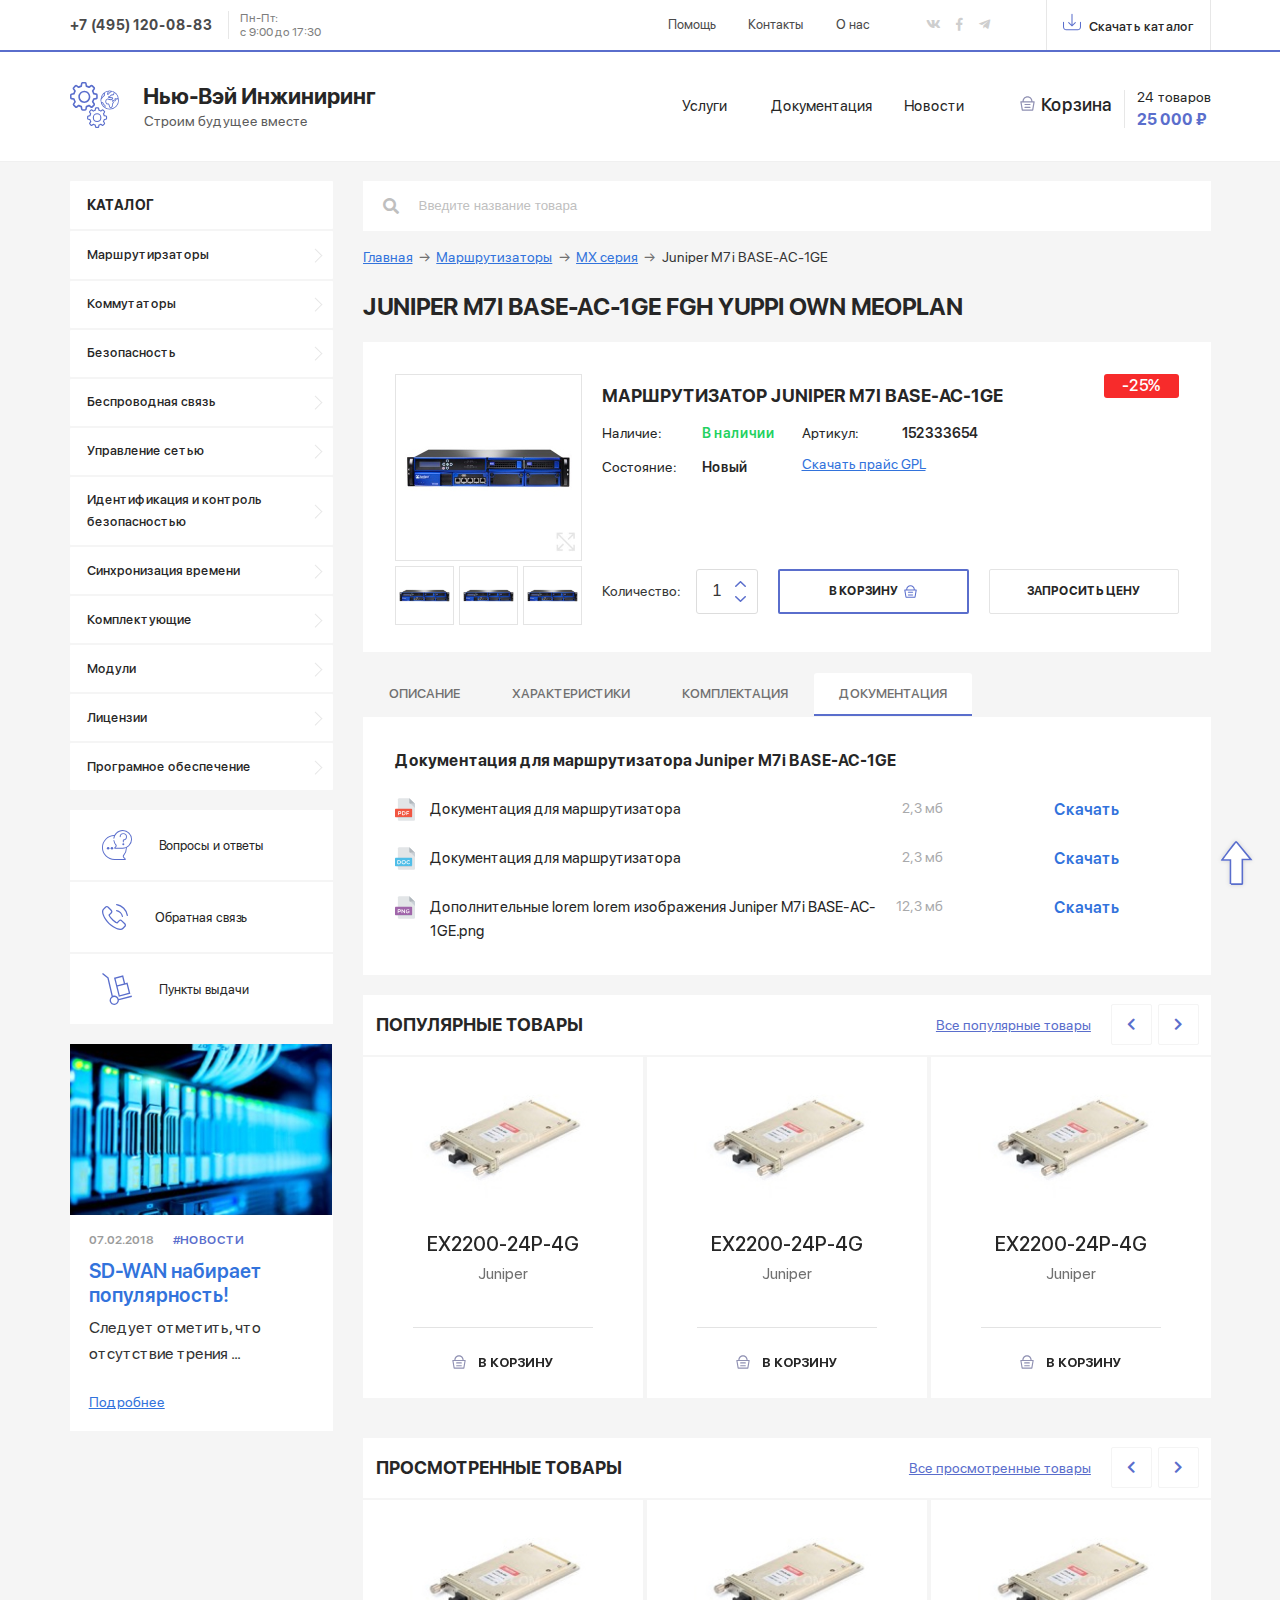
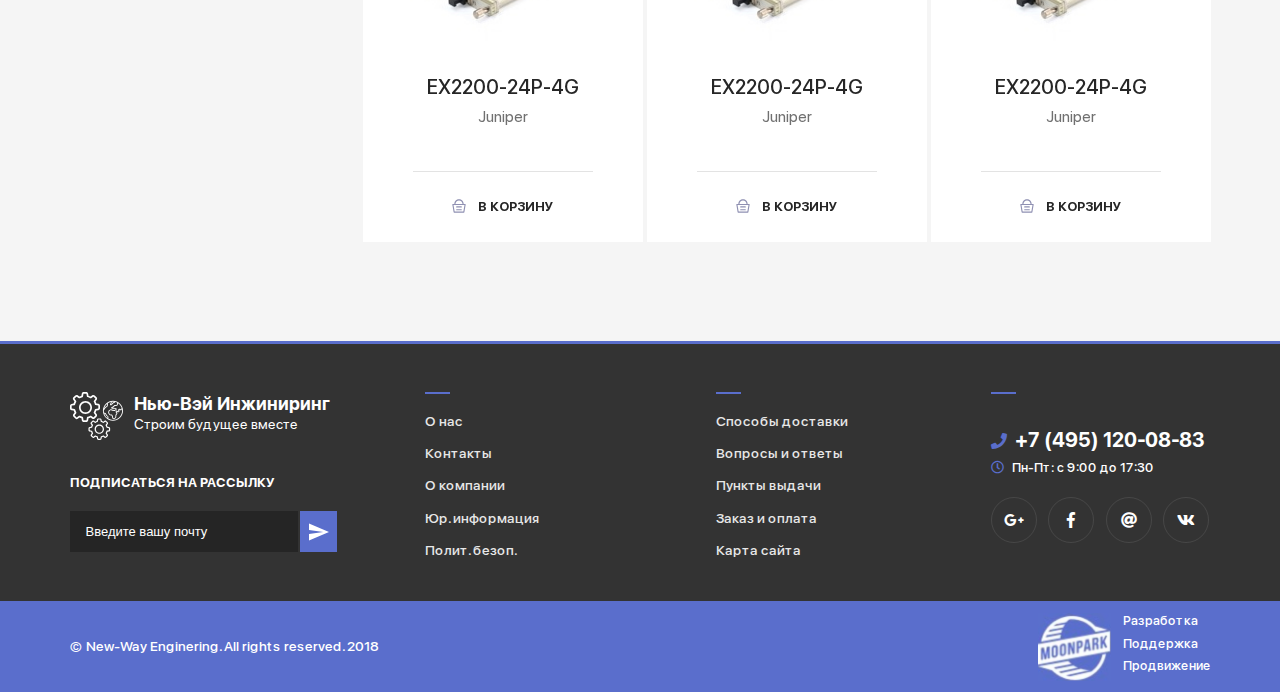
<file: product.html>
<!DOCTYPE html>
<html lang="ru">
  <head>
    <meta charset="utf-8">
    <title>New Way Engineering</title>
    <meta name="description" content="">
    <meta http-equiv="X-UA-Compatible" content="IE=edge">
    <meta name="viewport" content="width=device-width, initial-scale=1, maximum-scale=1">
    <meta property="og:image" content="path/to/image.jpg">
    <link rel="shortcut icon" href="img/favicon/favicon.ico" type="image/x-icon">
    <link rel="apple-touch-icon" href="img/favicon/apple-touch-icon.png">
    <link rel="apple-touch-icon" sizes="72x72" href="img/favicon/apple-touch-icon-72x72.png">
    <link rel="apple-touch-icon" sizes="114x114" href="img/favicon/apple-touch-icon-114x114.png">
    <!-- Chrome, Firefox OS and Opera-->
    <meta name="theme-color" content="#000">
    <!-- Windows Phone-->
    <meta name="msapplication-navbutton-color" content="#000">
    <!-- iOS Safari-->
    <meta name="apple-mobile-web-app-status-bar-style" content="#000">
    <link rel="stylesheet" href="css/main.min.css">
  </head>
  <body>
    <div role="navigation" aria-label="main navigation" class="navbar is-transparent is-hidden-tablet">
      <div class="container">
        <div class="navbar-brand"><a href="tel:+74995556665" class="navbar-item navbar-phone">+7 (495) 120-08-83</a>
          <div class="navbar-social-bar"><a href="#" class="navbar-item navbar-social"><i class="fab fa-vk"></i></a><a href="#" class="navbar-item navbar-social"><i class="fab fa-facebook-f"></i></a><a href="#" class="navbar-item navbar-social"><i class="fab fa-telegram-plane"></i></a></div><a role="button" data-target="navMenu" aria-label="menu" aria-expanded="false" class="navbar-burger"><span aria-hidden="true"></span><span aria-hidden="true"></span><span aria-hidden="true"></span></a>
        </div>
        <div id="navMenu" class="navbar-menu">
          <div class="navbar-start"><a href="#" class="navbar-item">Помощь</a><a href="#" class="navbar-item">Контакты</a><a href="#" class="navbar-item">О нас</a></div>
        </div>
      </div>
    </div>
    <div class="navbar-tablet is-hidden-mobile">
      <div class="container">
        <div class="navbar-tablet-content"><a href="tel:+74995556665" class="navbar-item navbar-phone">+7 (495) 120-08-83</a>
          <p class="navbar-tablet-worktime"> <span>Пн-Пт:</span><span>с 9:00 до 17:30</span></p>
          <div class="navbar-tablet-menu"><a href="#" class="navbar-item">Помощь</a><a href="#" class="navbar-item">Контакты</a><a href="#" class="navbar-item">О нас</a></div>
          <div class="navbar-social-bar"><a href="#" class="navbar-item navbar-social"><i class="fab fa-vk"></i></a><a href="#" class="navbar-item navbar-social"><i class="fab fa-facebook-f"></i></a><a href="#" class="navbar-item navbar-social"><i class="fab fa-telegram-plane"></i></a></div><a class="navbar-tablet-dwnld">
            <svg version="1.1" xmlns="http://www.w3.org/2000/svg" xmlns:xlink="http://www.w3.org/1999/xlink" x="0px" y="0px" viewbox="0 0 471.2 471.2" xml:space="preserve">
              <g>
                <g>
                  <path d="M457.7,230.15c-7.5,0-13.5,6-13.5,13.5v122.8c0,33.4-27.2,60.5-60.5,60.5H87.5c-33.4,0-60.5-27.2-60.5-60.5v-124.8              c0-7.5-6-13.5-13.5-13.5s-13.5,6-13.5,13.5v124.8c0,48.3,39.3,87.5,87.5,87.5h296.2c48.3,0,87.5-39.3,87.5-87.5v-122.8              C471.2,236.25,465.2,230.15,457.7,230.15z"></path>
                  <path d="M226.1,346.75c2.6,2.6,6.1,4,9.5,4s6.9-1.3,9.5-4l85.8-85.8c5.3-5.3,5.3-13.8,0-19.1c-5.3-5.3-13.8-5.3-19.1,0l-62.7,62.8              V30.75c0-7.5-6-13.5-13.5-13.5s-13.5,6-13.5,13.5v273.9l-62.8-62.8c-5.3-5.3-13.8-5.3-19.1,0c-5.3,5.3-5.3,13.8,0,19.1              L226.1,346.75z"></path>
                </g>
              </g>
              <g></g>
              <g></g>
              <g></g>
              <g></g>
              <g></g>
              <g></g>
              <g></g>
              <g></g>
              <g></g>
              <g></g>
              <g></g>
              <g></g>
              <g></g>
              <g></g>
              <g></g>
            </svg>Скачать каталог</a>
        </div>
      </div>
    </div>
    <div class="header">
      <div class="container">
        <div class="header-wrapper">
          <div class="header-logo"><a href="/"><span class="img"><img src="./img/Logo icon.svg" alt="alt" class="img-responsive"></span><b>Нью-Вэй Инжиниринг</b><span class="subtext">Строим будущее вместе</span></a></div>
          <div class="header-menu">
            <ul class="header-menu-list">
              <li class="header-menu-item"><a href="#">Услуги</a></li>
              <li class="header-menu-item"><a href="#">Документация</a></li>
              <li class="header-menu-item"><a href="#">Новости</a></li>
            </ul>
          </div>
          <div class="header-cart-mobile is-hidden-tablet"><a href="#">
              <svg version="1.1" xmlns="http://www.w3.org/2000/svg" viewbox="0 0 512 512" xmlns:xlink="http://www.w3.org/1999/xlink" enable-background="new 0 0 512 512">
                <g>
                  <g>
                    <path d="M480.6,179.6h-54C425.5,86.4,349.4,11,256,11S86.5,86.4,85.5,179.6h-54c-19.1,1.5-21.1,17.9-20.1,23.8L59,484    c1.7,9.8,10.2,17,20.1,17h353.8c10,0,18.5-7.2,20.1-17l47.7-280.6C501.7,197.5,499.3,181,480.6,179.6z M256,51.8    c70.9,0,128.6,57.1,129.7,127.7H126.3C127.4,108.9,185.1,51.8,256,51.8z M415.7,460.2H96.4L55.6,220.4h400.8L415.7,460.2z"></path>
                    <path d="m170.9,309.7h170.1c11.3,0 20.4-9.1 20.4-20.4s-9.1-20.4-20.4-20.4h-170.1c-11.3,0-20.4,9.1-20.4,20.4s9.2,20.4 20.4,20.4z"></path>
                    <path d="m170.9,411.7h170.1c11.3,0 20.4-9.1 20.4-20.4 0-11.3-9.1-20.4-20.4-20.4h-170.1c-11.3,0-20.4,9.1-20.4,20.4 0,11.3 9.2,20.4 20.4,20.4z"></path>
                  </g>
                </g>
              </svg><span class="badge">6</span></a></div>
          <div class="header-cart-tablet-link is-hidden-mobile"><a href="#">
              <svg version="1.1" xmlns="http://www.w3.org/2000/svg" viewbox="0 0 512 512" xmlns:xlink="http://www.w3.org/1999/xlink" enable-background="new 0 0 512 512">
                <g>
                  <g>
                    <path d="M480.6,179.6h-54C425.5,86.4,349.4,11,256,11S86.5,86.4,85.5,179.6h-54c-19.1,1.5-21.1,17.9-20.1,23.8L59,484    c1.7,9.8,10.2,17,20.1,17h353.8c10,0,18.5-7.2,20.1-17l47.7-280.6C501.7,197.5,499.3,181,480.6,179.6z M256,51.8    c70.9,0,128.6,57.1,129.7,127.7H126.3C127.4,108.9,185.1,51.8,256,51.8z M415.7,460.2H96.4L55.6,220.4h400.8L415.7,460.2z"></path>
                    <path d="m170.9,309.7h170.1c11.3,0 20.4-9.1 20.4-20.4s-9.1-20.4-20.4-20.4h-170.1c-11.3,0-20.4,9.1-20.4,20.4s9.2,20.4 20.4,20.4z"></path>
                    <path d="m170.9,411.7h170.1c11.3,0 20.4-9.1 20.4-20.4 0-11.3-9.1-20.4-20.4-20.4h-170.1c-11.3,0-20.4,9.1-20.4,20.4 0,11.3 9.2,20.4 20.4,20.4z"></path>
                  </g>
                </g>
              </svg>Корзина</a></div>
          <div class="header-cart-tablet-badge is-hidden-mobile">
            <p class="qtty"><span>24</span> товаров</p>
            <p class="price">25 000<span> ₽</span></p>
          </div>
        </div>
      </div>
    </div>
    <div class="page-content">
      <div class="container">
        <div class="page-content-main is-flex-widescreen">
          <div class="sidebar">
            <div class="sidebar-mobile is-hidden-widescreen">
              <div class="container">
                <form action="#" class="sidebar-mobile-form">
                  <div tabindex="0" class="nice-select sidebar-mobile-select"><span class="current">Каталог</span>
                    <ul class="list">
                      <li data-value="Каталог" data-display="Каталог" class="option selected focus">Каталог</li>
                      <li data-value="1" class="option"> <a href="/category.html">Маршрутизаторы </a></li>
                      <li data-value="2" class="option"> <a href="#">Коммутаторы</a></li>
                      <li data-value="3" class="option"> <a href="#">Безопасность</a></li>
                      <li data-value="4" class="option"> <a href="#">Беспроводная связь</a></li>
                      <li data-value="5" class="option"> <a href="#">Управление сетью</a></li>
                      <li data-value="6" class="option"> <a href="#">Идентификация и контроль безопасностью</a></li>
                      <li data-value="7" class="option"> <a href="#">Синхронизация времени</a></li>
                      <li data-value="8" class="option"> <a href="#">Комплектующие</a></li>
                      <li data-value="9" class="option"> <a href="#">Модули</a></li>
                      <li data-value="10" class="option"><a href="#">Лицензии</a></li>
                      <li data-value="11" class="option"><a href="#">Програмное обеспечение</a></li>
                    </ul>
                  </div>
                  <div class="sidebar-mobile-input"><i class="fas fa-search"></i>
                    <input type="text" placeholder="Поиск">
                  </div>
                </form>
              </div>
            </div>
            <div class="sidebar-widescreen is-hidden-touch is-hidden-desktop-only">
              <ul class="accordion sidebar-widescreen-accordion">
                <li>
                  <div class="toggle accordion-title">Каталог</div>
                </li>
                <li><a href="#" class="toggle">Маршрутирзаторы</a>
                  <ul class="inner">
                    <li> <a href="#" class="toggle">Подкатегория</a>
                      <ul class="inner">
                        <li> <a href="#">Option 1</a></li>
                        <li> <a href="#">Option 2</a></li>
                        <li> <a href="#">Option 3</a></li>
                      </ul>
                    </li>
                    <li> <a href="#">Option 2</a></li>
                    <li> <a href="#">Option 3</a></li>
                  </ul>
                </li>
                <li><a href="#" class="toggle">Коммутаторы</a>
                  <ul class="inner">
                    <li> <a href="#">Option 1</a></li>
                    <li> <a href="#">Option 2</a></li>
                    <li> <a href="#">Option 3</a></li>
                  </ul>
                </li>
                <li><a href="#" class="toggle">Безопасность</a>
                  <ul class="inner">
                    <li> <a href="#">Option 1</a></li>
                    <li> <a href="#">Option 2</a></li>
                    <li> <a href="#">Option 3</a></li>
                  </ul>
                </li>
                <li><a href="#" class="toggle">Беспроводная связь</a>
                  <ul class="inner">
                    <li> <a href="#">Option 1</a></li>
                    <li> <a href="#">Option 2</a></li>
                    <li> <a href="#">Option 3</a></li>
                  </ul>
                </li>
                <li><a href="#" class="toggle">Управление сетью</a>
                  <ul class="inner">
                    <li> <a href="#">Option 1</a></li>
                    <li> <a href="#">Option 2</a></li>
                    <li> <a href="#">Option 3</a></li>
                  </ul>
                </li>
                <li><a href="#" class="toggle">Идентификация и контроль безопасностью</a>
                  <ul class="inner">
                    <li> <a href="#">Option 1</a></li>
                    <li> <a href="#">Option 2</a></li>
                    <li> <a href="#">Option 3</a></li>
                  </ul>
                </li>
                <li><a href="#" class="toggle">Синхронизация времени</a>
                  <ul class="inner">
                    <li> <a href="#">Option 1</a></li>
                    <li> <a href="#">Option 2</a></li>
                    <li> <a href="#">Option 3</a></li>
                  </ul>
                </li>
                <li><a href="#" class="toggle">Комплектующие</a>
                  <ul class="inner">
                    <li> <a href="#">Option 1</a></li>
                    <li> <a href="#">Option 2</a></li>
                    <li> <a href="#">Option 3</a></li>
                  </ul>
                </li>
                <li><a href="#" class="toggle">Модули</a>
                  <ul class="inner">
                    <li> <a href="#">Option 1</a></li>
                    <li> <a href="#">Option 2</a></li>
                    <li> <a href="#">Option 3</a></li>
                  </ul>
                </li>
                <li><a href="#" class="toggle">Лицензии</a>
                  <ul class="inner">
                    <li> <a href="#">Option 1</a></li>
                    <li> <a href="#">Option 2</a></li>
                    <li> <a href="#">Option 3</a></li>
                  </ul>
                </li>
                <li><a href="#" class="toggle">Програмное обеспечение</a>
                  <ul class="inner">
                    <li> <a href="#">Option 1</a></li>
                    <li> <a href="#">Option 2</a></li>
                    <li> <a href="#">Option 3</a></li>
                  </ul>
                </li>
              </ul>
              <ul class="sidebar-widescreen-menu">
                <li><a href="#" class="sidebar-widescreen-menu-item">
                    <div class="img"><img src="./img/question.svg" alt="alt queastion" class="img-responsive"></div><span>Вопросы и ответы</span></a></li>
                <li><a href="#" class="sidebar-widescreen-menu-item">
                    <div class="img"><img src="./img/003-telephone.svg" alt="alt back" class="img-responsive"></div><span>Обратная связь</span></a></li>
                <li><a href="#" class="sidebar-widescreen-menu-item">
                    <div class="img"><img src="./img/trolley.svg" alt="alt delivery" class="img-responsive"></div><span>Пункты выдачи</span></a></li>
              </ul>
              <div class="sidebar-widescreen-news"><a href="#" class="sidebar-widescreen-news-img"><img src="./img/news.jpg" alt="alt news" class="img-responsive"></a>
                <div class="sidebar-widescreen-news-content">
                  <div class="sidebar-widescreen-news-header">
                    <p class="sidebar-widescreen-news-date">07.02.2018</p><a href="#" class="sidebar-widescreen-news-tag">#Новости</a>
                  </div>
                  <h3 class="sidebar-widescreen-news-title"><a href="#">SD-WAN набирает популярность!</a></h3>
                  <p class="sidebar-widescreen-news-excerpt">Следует отметить, что отсутствие трения ...</p><a href="#" class="sidebar-widescreen-news-link">Подробнее</a>
                </div>
              </div>
            </div>
          </div>
          <div class="page-content-body">
            <form action="#" class="widescreen-search is-hidden-touch is-hidden-desktop-only">
              <div class="widescreen-search-input"><i class="fas fa-search"></i>
                <input type="text" placeholder="Введите название товара">
              </div>
            </form>
            <nav aria-label="breadcrumbs" class="breadcrumb has-arrow-separator">
              <ul>
                <li><a href="#">Главная</a></li>
                <li><a href="#">Маршрутизаторы</a></li>
                <li class="is-active-mobile"><a href="#">MX серия</a></li>
                <li class="is-active is-hidden-mobile"><a href="#" aria-current="page">Juniper M7i BASE-AC-1GE</a></li>
              </ul>
            </nav>
            <div class="page-product">
              <h1 class="page-title">Juniper M7i BASE-AC-1GE fgh Yuppi own meoplan</h1>
              <div class="page-product-content">
                <div class="page-product-screen">
                  <div class="page-product-slider"><a href="#" class="gallery-open"><img src="./img/gallery.jpg" alt="alt"></a>
                    <div class="slider-for">
                      <div style="background-image: url('./img/product-1.jpg');" class="slider-for-item"></div>
                      <div style="background-image: url('./img/product-2.jpg');" class="slider-for-item"></div>
                      <div style="background-image: url('./img/product-2.jpg');" class="slider-for-item"></div>
                      <div style="background-image: url('./img/product-2.jpg');" class="slider-for-item"></div>
                    </div>
                  </div>
                  <div class="page-product-slider">
                    <div class="slider-nav is-hidden-mobile">
                      <div class="slider-nav-item">
                        <div style="background-image: url('./img/product-1.jpg');" class="img"></div>
                      </div>
                      <div class="slider-nav-item">
                        <div style="background-image: url('./img/product-1.jpg');" class="img"></div>
                      </div>
                      <div class="slider-nav-item">
                        <div style="background-image: url('./img/product-1.jpg');" class="img"></div>
                      </div>
                      <div class="slider-nav-item">
                        <div style="background-image: url('./img/product-2.jpg');" class="img"></div>
                      </div>
                    </div>
                  </div>
                </div>
                <div class="page-product-info">
                  <div class="page-product-info-header">
                    <h2 class="page-product-title">Маршрутизатор Juniper M7i BASE-AC-1GE</h2><span class="page-product-tag is-sale">-25%</span>
                    <div class="page-product-field-wrapper">
                      <div class="page-product-field"><span class="page-product-field-title">Наличие: </span><span class="page-product-field-value has-text-success">В наличии</span></div>
                      <div class="page-product-field"><span class="page-product-field-title">Артикул: </span><span class="page-product-field-value">152333654</span></div>
                      <div class="page-product-field"><span class="page-product-field-title">Состояние: </span><span class="page-product-field-value">Новый</span></div>
                      <div class="page-product-field"><a href="#">Скачать прайс GPL</a></div>
                    </div>
                  </div>
                  <div class="page-product-info-footer">
                    <div class="qty-counter"><span class="label">Количество: </span>
                      <div class="qty-counter-input">
                        <input type="text" value="1" class="input input-with-counter"><span class="qty-counter-step step-plus is-hidden-mobile">
                          <svg width="11px" height="6px" viewbox="0 0 11 6" version="1.1" xmlns="http://www.w3.org/2000/svg" xmlns:xlink="http://www.w3.org/1999/xlink">
                            <!-- Generator: sketchtool 49.1 (51147) - http://www.bohemiancoding.com/sketch-->
                            <title>16085968-482A-4B57-96D6-937B2414BE77</title>
                            <desc>Created with sketchtool.</desc>
                            <defs></defs>
                            <g id="Production" stroke="none" stroke-width="1" fill="none" fill-rule="evenodd">
                              <g id="ProductCard_Description_01" transform="translate(-809.000000, -593.000000)" fill="#5A6ECC">
                                <g id="Group-2" transform="translate(442.000000, 344.000000)">
                                  <g id="Количество" transform="translate(237.000000, 236.000000)">
                                    <g id="UI/Регистрация-Component" transform="translate(92.000000, 0.000000)">
                                      <path id="Fill-1-Copy" d="M46.2844412,16.5445435 L41.7584106,21.2744192 C41.4698826,21.5751936 41.0029853,21.5751936 40.7153385,21.2744192 C40.4282205,20.9736448 40.4282205,20.4857382 40.7153385,20.185148 L44.7201855,15.9999079 L40.7160435,11.8154046 C40.4282205,11.5146302 40.4282205,11.0269078 40.7160435,10.7261334 C41.0036903,10.4246222 41.4705876,10.4246222 41.7584106,10.7261334 L46.2844412,15.456009 C46.4284408,15.6063042 46.5,15.8028298 46.5,15.9999079 C46.5,16.1969861 46.4284408,16.3949851 46.2844412,16.5445435 Z" transform="translate(43.500000, 16.000000) rotate(-90.000000) translate(-43.500000, -16.000000) "></path>
                                    </g>
                                  </g>
                                </g>
                              </g>
                            </g>
                          </svg></span><span class="qty-counter-step step-minus is-hidden-mobile">
                          <svg width="11px" height="6px" viewbox="0 0 11 6" version="1.1" xmlns="http://www.w3.org/2000/svg" xmlns:xlink="http://www.w3.org/1999/xlink">
                            <!-- Generator: sketchtool 49.1 (51147) - http://www.bohemiancoding.com/sketch-->
                            <title>16085968-482A-4B57-96D6-937B2414BE77</title>
                            <desc>Created with sketchtool.</desc>
                            <defs></defs>
                            <g id="Production" stroke="none" stroke-width="1" fill="none" fill-rule="evenodd">
                              <g id="ProductCard_Description_01" transform="translate(-809.000000, -593.000000)" fill="#5A6ECC">
                                <g id="Group-2" transform="translate(442.000000, 344.000000)">
                                  <g id="Количество" transform="translate(237.000000, 236.000000)">
                                    <g id="UI/Регистрация-Component" transform="translate(92.000000, 0.000000)">
                                      <path id="Fill-1-Copy" d="M46.2844412,16.5445435 L41.7584106,21.2744192 C41.4698826,21.5751936 41.0029853,21.5751936 40.7153385,21.2744192 C40.4282205,20.9736448 40.4282205,20.4857382 40.7153385,20.185148 L44.7201855,15.9999079 L40.7160435,11.8154046 C40.4282205,11.5146302 40.4282205,11.0269078 40.7160435,10.7261334 C41.0036903,10.4246222 41.4705876,10.4246222 41.7584106,10.7261334 L46.2844412,15.456009 C46.4284408,15.6063042 46.5,15.8028298 46.5,15.9999079 C46.5,16.1969861 46.4284408,16.3949851 46.2844412,16.5445435 Z" transform="translate(43.500000, 16.000000) rotate(-90.000000) translate(-43.500000, -16.000000) "></path>
                                    </g>
                                  </g>
                                </g>
                              </g>
                            </g>
                          </svg></span>
                      </div>
                    </div><a href="#" class="add-to-cart"><span>В корзину</span>
                      <svg version="1.1" xmlns="http://www.w3.org/2000/svg" viewbox="0 0 512 512" xmlns:xlink="http://www.w3.org/1999/xlink" enable-background="new 0 0 512 512">
                        <g>
                          <g>
                            <path d="M480.6,179.6h-54C425.5,86.4,349.4,11,256,11S86.5,86.4,85.5,179.6h-54c-19.1,1.5-21.1,17.9-20.1,23.8L59,484    c1.7,9.8,10.2,17,20.1,17h353.8c10,0,18.5-7.2,20.1-17l47.7-280.6C501.7,197.5,499.3,181,480.6,179.6z M256,51.8    c70.9,0,128.6,57.1,129.7,127.7H126.3C127.4,108.9,185.1,51.8,256,51.8z M415.7,460.2H96.4L55.6,220.4h400.8L415.7,460.2z"></path>
                            <path d="m170.9,309.7h170.1c11.3,0 20.4-9.1 20.4-20.4s-9.1-20.4-20.4-20.4h-170.1c-11.3,0-20.4,9.1-20.4,20.4s9.2,20.4 20.4,20.4z"></path>
                            <path d="m170.9,411.7h170.1c11.3,0 20.4-9.1 20.4-20.4 0-11.3-9.1-20.4-20.4-20.4h-170.1c-11.3,0-20.4,9.1-20.4,20.4 0,11.3 9.2,20.4 20.4,20.4z"></path>
                          </g>
                        </g>
                      </svg></a><a href="#back_call" class="ask-price">Запросить цену</a>
                  </div>
                </div>
              </div>
              <div class="page-product-tabs">
                <div tabindex="0" class="nice-select tabs-mobile is-hidden-tablet"><span class="current tabs-mobile-current">Документация</span>
                  <svg width="11px" height="6px" viewbox="0 0 11 6" version="1.1" xmlns="http://www.w3.org/2000/svg" xmlns:xlink="http://www.w3.org/1999/xlink">
                    <!-- Generator: sketchtool 49.1 (51147) - http://www.bohemiancoding.com/sketch-->
                    <title>16085968-482A-4B57-96D6-937B2414BE77</title>
                    <desc>Created with sketchtool.</desc>
                    <defs></defs>
                    <g id="Production" stroke="none" stroke-width="1" fill="none" fill-rule="evenodd">
                      <g id="ProductCard_Description_01" transform="translate(-809.000000, -593.000000)" fill="#5A6ECC">
                        <g id="Group-2" transform="translate(442.000000, 344.000000)">
                          <g id="Количество" transform="translate(237.000000, 236.000000)">
                            <g id="UI/Регистрация-Component" transform="translate(92.000000, 0.000000)">
                              <path id="Fill-1-Copy" d="M46.2844412,16.5445435 L41.7584106,21.2744192 C41.4698826,21.5751936 41.0029853,21.5751936 40.7153385,21.2744192 C40.4282205,20.9736448 40.4282205,20.4857382 40.7153385,20.185148 L44.7201855,15.9999079 L40.7160435,11.8154046 C40.4282205,11.5146302 40.4282205,11.0269078 40.7160435,10.7261334 C41.0036903,10.4246222 41.4705876,10.4246222 41.7584106,10.7261334 L46.2844412,15.456009 C46.4284408,15.6063042 46.5,15.8028298 46.5,15.9999079 C46.5,16.1969861 46.4284408,16.3949851 46.2844412,16.5445435 Z" transform="translate(43.500000, 16.000000) rotate(-90.000000) translate(-43.500000, -16.000000) "></path>
                            </g>
                          </g>
                        </g>
                      </g>
                    </g>
                  </svg>
                  <ul class="list">
                    <li data-value="Каталог" data-display="Каталог" class="option">Каталог</li>
                    <li data-value="1" class="option"> <a href="#" class="tabs-mobile-link">Описание</a></li>
                    <li data-value="1" class="option"> <a href="#" class="tabs-mobile-link">Характеристики </a></li>
                    <li data-value="2" class="option"> <a href="#" class="tabs-mobile-link">Комплектация</a></li>
                    <li data-value="3" class="option"> <a href="#" class="tabs-mobile-link selected focus">Документация</a></li>
                  </ul>
                </div>
                <div class="tabs is-hidden-mobile is-boxed">
                  <ul>
                    <li><a class="tabs-link">Описание</a></li>
                    <li><a class="tabs-link">Характеристики</a></li>
                    <li><a class="tabs-link">Комплектация</a></li>
                    <li class="is-active"><a class="tabs-link">Документация</a></li>
                  </ul>
                </div>
                <div class="page-product-tabs-content-wrapper">
                  <div class="page-product-tabs-content tabs-content description">
                    <p>Lorem ipsum dolor sit amet, consectetur adipisicing elit. Id accusamus aspernatur quidem omnis enim amet maxime autem, quod fugit assumenda ut odit excepturi dignissimos repudiandae eaque voluptatem perspiciatis ea, nulla dolorum officiis dolore vero reiciendis molestias! Itaque nobis ad obcaecati quo voluptatibus libero autem atque neque soluta, pariatur, dolor blanditiis?</p>
                    <p>Lorem ipsum dolor sit amet, consectetur adipisicing elit. Id accusamus aspernatur quidem omnis enim amet maxime autem, quod fugit assumenda ut odit excepturi dignissimos repudiandae eaque voluptatem perspiciatis ea, nulla dolorum officiis dolore vero reiciendis molestias! Itaque nobis ad obcaecati quo voluptatibus libero autem atque neque soluta, pariatur, dolor blanditiis?</p>
                    <p>Lorem ipsum dolor sit amet, consectetur adipisicing elit. Id accusamus aspernatur quidem omnis enim amet maxime autem, quod fugit assumenda ut odit excepturi dignissimos repudiandae eaque voluptatem perspiciatis ea, nulla dolorum officiis dolore vero reiciendis molestias! Itaque nobis ad obcaecati quo voluptatibus libero autem atque neque soluta, pariatur, dolor blanditiis?</p>
                  </div>
                  <div class="page-product-tabs-content tabs-content characteristics">
                    <div class="characteristics-wrapper">
                      <h3 class="characteristics-wrapper-title">Технические характеристики Juniper m7i BASE AC-1GE</h3>
                      <p class="characteristics-wrapper-description"> M7i Base Unit: 4 PIC slot chassis, 1 built-in Gigabit Ethernet Port (optics sold separately), cooling, midplane, 1 AC power supply, JUNOS, 1 Forwarding Engine, 1 Routing Engine. Optional flash media kit sold separately.</p>
                      <div class="characteristics-item">
                        <h3 class="characteristics-item-title">General information</h3>
                        <div class="characteristics-item-content is-hidden-mobile">
                          <h4 class="characteristics-item-content-title is-uppercase row-title">Parameter</h4>
                          <p class="characteristics-item-content-text is-uppercase row-title">Value</p>
                        </div>
                        <div class="characteristics-item-content">
                          <h4 class="characteristics-item-content-title">Manufacturer</h4>
                          <p class="characteristics-item-content-text">Juniper</p>
                        </div>
                        <div class="characteristics-item-content">
                          <h4 class="characteristics-item-content-title">Product ID</h4>
                          <p class="characteristics-item-content-text">M7IBASE-AC-1GE</p>
                        </div>
                        <div class="characteristics-item-content">
                          <h4 class="characteristics-item-content-title">Product Description</h4>
                          <p class="characteristics-item-content-text">M7i Base Unit: 4 PIC slot chassis, 1 built-in Gigabit Ethernet Port (optics sold separately), cooling, midplane, 1 AC power supply, JUNOS, 1 Forwarding Engine, 1 Routing Engine </p>
                        </div>
                        <div class="characteristics-item-content">
                          <h4 class="characteristics-item-content-title">Product type</h4>
                          <p class="characteristics-item-content-text">Route</p>
                        </div>
                      </div>
                      <div class="characteristics-item">
                        <h3 class="characteristics-item-title">Marketing information</h3>
                        <div class="characteristics-item-content">
                          <p class="characteristics-item-content-description">The M7i platform is ideal enterprise routing solution for head offices, campuses and corporate backbones needing reliable, secure and high performance IP WAN connectivity, internet access and services. Unlike legacy routers which have monolithic architectures and aging operating systems, the M7i Multiservice router boast a hardware based architecture and JUNOS, a modern object oriented operating system. This architecture and JUNOS ensures rich packet processing with uncompromising forwarding performance to support latency sensitive applications such as voice, video, and mission critical applications.</p>
                        </div>
                      </div>
                      <div class="characteristics-item">
                        <h3 class="characteristics-item-title">Interfaces/Ports</h3>
                        <div class="characteristics-item-content is-hidden-mobile">
                          <h4 class="characteristics-item-content-title is-uppercase row-title">Parameter</h4>
                          <p class="characteristics-item-content-text is-uppercase row-title">Value</p>
                        </div>
                        <div class="characteristics-item-content">
                          <h4 class="characteristics-item-content-title">Total Number of Ports</h4>
                          <p class="characteristics-item-content-text">1</p>
                        </div>
                        <div class="characteristics-item-content">
                          <h4 class="characteristics-item-content-title">Total Number of Networks</h4>
                          <p class="characteristics-item-content-text">12</p>
                        </div>
                      </div>
                      <div class="characteristics-item">
                        <h3 class="characteristics-item-title">I/O Expansions</h3>
                        <div class="characteristics-item-content is-hidden-mobile">
                          <h4 class="characteristics-item-content-title is-uppercase row-title">Parameter</h4>
                          <p class="characteristics-item-content-text is-uppercase row-title">Value</p>
                        </div>
                        <div class="characteristics-item-content">
                          <h4 class="characteristics-item-content-title">Expansion Slot Type</h4>
                          <p class="characteristics-item-content-text">PIC</p>
                        </div>
                        <div class="characteristics-item-content">
                          <h4 class="characteristics-item-content-title none"></h4>
                          <p class="characteristics-item-content-text">Forwarding Engine Boat</p>
                        </div>
                      </div>
                    </div>
                  </div>
                  <div class="page-product-tabs-content tabs-content equipment">
                    <h3 class="equipment-title">Комплектация маршрутизатора Juniper M7i BASE-AC-1GE: </h3>
                    <p class="equipment-description">M7i Base Unit: 4 PIC slot chassis, 1 built-in Gigabit Ethernet Port (optics sold separately), cooling, midplane, 1 AC power supply, JUNOS, 1 Forwarding Engine, 1 Routing Engine. Optional flash media kit sold separately.</p>
                  </div>
                  <div class="page-product-tabs-content tabs-content documentation is-active">
                    <h3 class="documentation-title">Документация для маршрутизатора Juniper M7i BASE-AC-1GE</h3>
                    <div class="documentation-wrapper">
                      <div class="documentation-item">
                        <div class="documentation-item-img">
                          <svg width="22px" height="25px" viewbox="0 0 22 25" version="1.1" xmlns="http://www.w3.org/2000/svg" xmlns:xlink="http://www.w3.org/1999/xlink">
                            <!-- Generator: sketchtool 49.1 (51147) - http://www.bohemiancoding.com/sketch-->
                            <title>63273DCF-C95E-4178-935E-F29664E0E5A6</title>
                            <desc>Created with sketchtool.</desc>
                            <defs></defs>
                            <g id="Production" stroke="none" stroke-width="1" fill="none" fill-rule="evenodd">
                              <g id="ProductCard_Documentation_01" transform="translate(-472.000000, -799.000000)" fill-rule="nonzero">
                                <g id="pdf" transform="translate(472.000000, 799.000000)">
                                  <path id="Shape" d="M4.71428571,0 C3.85,0 3.14285714,0.703125 3.14285714,1.5625 L3.14285714,23.4375 C3.14285714,24.296875 3.85,25 4.71428571,25 L20.4285714,25 C21.2928571,25 22,24.296875 22,23.4375 L22,6.25 L15.7142857,0 L4.71428571,0 Z" fill="#E2E5E7"></path>
                                  <path id="Shape" d="M17.2857143,6.25 L22,6.25 L15.7142857,0 L15.7142857,4.6875 C15.7142857,5.546875 16.4214286,6.25 17.2857143,6.25 Z" fill="#B0B7BD"></path>
                                  <polygon id="Shape" fill="#CAD1D8" points="22 10.9375 17.2857143 6.25 22 6.25"></polygon>
                                  <path id="Shape" d="M18.8571429,20.3125 C18.8571429,20.7421875 18.5035714,21.09375 18.0714286,21.09375 L0.785714286,21.09375 C0.353571429,21.09375 0,20.7421875 0,20.3125 L0,12.5 C0,12.0703125 0.353571429,11.71875 0.785714286,11.71875 L18.0714286,11.71875 C18.5035714,11.71875 18.8571429,12.0703125 18.8571429,12.5 L18.8571429,20.3125 Z" fill="#F15642"></path>
                                  <g id="Group" transform="translate(3.388393, 14.355469)" fill="#FFFFFF">
                                    <path id="Shape" d="M0.0365357143,0.446875 C0.0365357143,0.240625 0.199964286,0.015625 0.463178571,0.015625 L1.91439286,0.015625 C2.73153571,0.015625 3.46696429,0.559375 3.46696429,1.6015625 C3.46696429,2.5890625 2.73153571,3.1390625 1.91439286,3.1390625 L0.865464286,3.1390625 L0.865464286,3.9640625 C0.865464286,4.2390625 0.689464286,4.39453125 0.463178571,4.39453125 C0.25575,4.39453125 0.0365357143,4.2390625 0.0365357143,3.9640625 L0.0365357143,0.446875 Z M0.865464286,0.80234375 L0.865464286,2.35859375 L1.91439286,2.35859375 C2.33553571,2.35859375 2.66867857,1.9890625 2.66867857,1.6015625 C2.66867857,1.16484375 2.33553571,0.80234375 1.91439286,0.80234375 L0.865464286,0.80234375 Z"></path>
                                    <path id="Shape" d="M4.69739286,4.39453125 C4.48996429,4.39453125 4.26367857,4.28203125 4.26367857,4.0078125 L4.26367857,0.459375 C4.26367857,0.23515625 4.48996429,0.071875 4.69739286,0.071875 L6.13603571,0.071875 C9.00703571,0.071875 8.94417857,4.39453125 6.19260714,4.39453125 L4.69739286,4.39453125 Z M5.09339286,0.834375 L5.09339286,3.6328125 L6.13603571,3.6328125 C7.83239286,3.6328125 7.90782143,0.834375 6.13603571,0.834375 L5.09339286,0.834375 Z"></path>
                                    <path id="Shape" d="M9.96246429,0.884375 L9.96246429,1.87734375 L11.5645357,1.87734375 C11.7908214,1.87734375 12.0171071,2.10234375 12.0171071,2.3203125 C12.0171071,2.5265625 11.7908214,2.6953125 11.5645357,2.6953125 L9.96246429,2.6953125 L9.96246429,4.00703125 C9.96246429,4.22578125 9.80610714,4.39375 9.58610714,4.39375 C9.30953571,4.39375 9.14060714,4.22578125 9.14060714,4.00703125 L9.14060714,0.45859375 C9.14060714,0.234375 9.31032143,0.07109375 9.58610714,0.07109375 L11.7916071,0.07109375 C12.0681786,0.07109375 12.2316071,0.234375 12.2316071,0.45859375 C12.2316071,0.65859375 12.0681786,0.88359375 11.7916071,0.88359375 L9.96246429,0.88359375 L9.96246429,0.884375 Z"></path>
                                  </g>
                                  <path id="Shape" d="M18.0714286,21.09375 L3.14285714,21.09375 L3.14285714,21.875 L18.0714286,21.875 C18.5035714,21.875 18.8571429,21.5234375 18.8571429,21.09375 L18.8571429,20.3125 C18.8571429,20.7421875 18.5035714,21.09375 18.0714286,21.09375 Z" fill="#CAD1D8"></path>
                                </g>
                              </g>
                            </g>
                          </svg>
                        </div>
                        <h3 class="documentation-item-title">Документация для маршрутизатора</h3>
                        <p class="documentation-item-size">2,3 мб</p><a href="#" class="documentation-item-link">Скачать</a>
                      </div>
                      <div class="documentation-item">
                        <div class="documentation-item-img">
                          <svg width="22px" height="25px" viewbox="0 0 22 25" version="1.1" xmlns="http://www.w3.org/2000/svg" xmlns:xlink="http://www.w3.org/1999/xlink">
                            <!-- Generator: sketchtool 49.1 (51147) - http://www.bohemiancoding.com/sketch-->
                            <title>96E9A34B-4239-4478-8C48-C2FE27238622</title>
                            <desc>Created with sketchtool.</desc>
                            <defs></defs>
                            <g id="Production" stroke="none" stroke-width="1" fill="none" fill-rule="evenodd">
                              <g id="ProductCard_Documentation_01" transform="translate(-472.000000, -1047.000000)" fill-rule="nonzero">
                                <g id="doc-copy" transform="translate(472.000000, 1047.000000)">
                                  <path id="Shape" d="M4.71428571,0 C3.85,0 3.14285714,0.703125 3.14285714,1.5625 L3.14285714,23.4375 C3.14285714,24.296875 3.85,25 4.71428571,25 L20.4285714,25 C21.2928571,25 22,24.296875 22,23.4375 L22,6.25 L15.7142857,0 L4.71428571,0 Z" fill="#E2E5E7"></path>
                                  <path id="Shape" d="M17.2857143,6.25 L22,6.25 L15.7142857,0 L15.7142857,4.6875 C15.7142857,5.546875 16.4214286,6.25 17.2857143,6.25 Z" fill="#B0B7BD"></path>
                                  <polygon id="Shape" fill="#CAD1D8" points="22 10.9375 17.2857143 6.25 22 6.25"></polygon>
                                  <path id="Shape" d="M18.8571429,20.3125 C18.8571429,20.7421875 18.5035714,21.09375 18.0714286,21.09375 L0.785714286,21.09375 C0.353571429,21.09375 0,20.7421875 0,20.3125 L0,12.5 C0,12.0703125 0.353571429,11.71875 0.785714286,11.71875 L18.0714286,11.71875 C18.5035714,11.71875 18.8571429,12.0703125 18.8571429,12.5 L18.8571429,20.3125 Z" fill="#50BEE8"></path>
                                  <g id="Group" transform="translate(2.504464, 14.257812)" fill="#FFFFFF">
                                    <path id="Shape" d="M0.47025,4.4921875 C0.262821429,4.4921875 0.0365357143,4.37890625 0.0365357143,4.1046875 L0.0365357143,0.55703125 C0.0365357143,0.33203125 0.262821429,0.16953125 0.47025,0.16953125 L1.90889286,0.16953125 C4.77989286,0.16953125 4.71625,4.4921875 1.96467857,4.4921875 L0.47025,4.4921875 Z M0.86625,0.93125 L0.86625,3.7296875 L1.90889286,3.7296875 C3.60525,3.7296875 3.67989286,0.93125 1.90889286,0.93125 L0.86625,0.93125 Z"></path>
                                    <path id="Shape" d="M7.12053571,4.5546875 C5.95846429,4.6046875 4.75160714,3.8359375 4.75160714,2.30546875 C4.75160714,0.76875 5.95767857,0.01328125 7.12053571,0.01328125 C8.21975,0.06875 9.36925,0.825 9.36925,2.30546875 C9.36925,3.78671875 8.21975,4.5546875 7.12053571,4.5546875 Z M7.05139286,0.82578125 C6.34739286,0.82578125 5.58132143,1.31953125 5.58132143,2.30625 C5.58132143,3.2875 6.34817857,3.7875 7.05139286,3.7875 C7.77425,3.7875 8.54660714,3.2875 8.54660714,2.30625 C8.54660714,1.31875 7.77425,0.82578125 7.05139286,0.82578125 Z"></path>
                                    <path id="Shape" d="M10.1086071,2.29921875 C10.1086071,1.09375 10.8691786,0.05703125 12.3141071,0.05703125 C12.8609643,0.05703125 13.2946786,0.21953125 13.75275,0.61328125 C13.9224643,0.76875 13.9413214,1.04375 13.7716071,1.21875 C13.6018929,1.36796875 13.3441786,1.35 13.1933214,1.2 C12.9363929,0.93125 12.6723929,0.85703125 12.3141071,0.85703125 C11.3468929,0.85703125 10.8825357,1.53828125 10.8825357,2.3 C10.8825357,3.075 11.3406071,3.78671875 12.3141071,3.78671875 C12.6723929,3.78671875 13.0055357,3.6421875 13.2946786,3.38671875 C13.48875,3.23671875 13.7590357,3.3109375 13.8721786,3.46171875 C13.97275,3.59921875 14.02225,3.83046875 13.8030357,4.0484375 C13.3630357,4.45546875 12.8358214,4.53671875 12.3133214,4.53671875 C10.79375,4.53671875 10.1086071,3.5046875 10.1086071,2.29921875 Z"></path>
                                  </g>
                                  <path id="Shape" d="M17.9285714,20.78125 L3,20.78125 L3,21.5625 L17.9285714,21.5625 C18.3607143,21.5625 18.7142857,21.2109375 18.7142857,20.78125 L18.7142857,20 C18.7142857,20.4296875 18.3607143,20.78125 17.9285714,20.78125 Z" fill="#CAD1D8"></path>
                                </g>
                              </g>
                            </g>
                          </svg>
                        </div>
                        <h3 class="documentation-item-title">Документация для маршрутизатора</h3>
                        <p class="documentation-item-size">2,3 мб</p><a href="#" class="documentation-item-link">Скачать</a>
                      </div>
                      <div class="documentation-item">
                        <div class="documentation-item-img">
                          <svg width="22px" height="25px" viewbox="0 0 22 25" version="1.1" xmlns="http://www.w3.org/2000/svg" xmlns:xlink="http://www.w3.org/1999/xlink">
                            <!-- Generator: sketchtool 49.1 (51147) - http://www.bohemiancoding.com/sketch-->
                            <title>1AB30DCE-D37D-40A8-AC5C-C4B055504E99</title>
                            <desc>Created with sketchtool.</desc>
                            <defs></defs>
                            <g id="Production" stroke="none" stroke-width="1" fill="none" fill-rule="evenodd">
                              <g id="ProductCard_Documentation_01" transform="translate(-472.000000, -899.000000)" fill-rule="nonzero">
                                <g id="png" transform="translate(472.000000, 899.000000)">
                                  <path id="Shape" d="M4.71428571,0 C3.85,0 3.14285714,0.703125 3.14285714,1.5625 L3.14285714,23.4375 C3.14285714,24.296875 3.85,25 4.71428571,25 L20.4285714,25 C21.2928571,25 22,24.296875 22,23.4375 L22,6.25 L15.7142857,0 L4.71428571,0 Z" fill="#E2E5E7"></path>
                                  <path id="Shape" d="M17.2857143,6.25 L22,6.25 L15.7142857,0 L15.7142857,4.6875 C15.7142857,5.546875 16.4214286,6.25 17.2857143,6.25 Z" fill="#B0B7BD"></path>
                                  <polygon id="Shape" fill="#CAD1D8" points="22 10.9375 17.2857143 6.25 22 6.25"></polygon>
                                  <path id="Shape" d="M18.8571429,20.3125 C18.8571429,20.7421875 18.5035714,21.09375 18.0714286,21.09375 L0.785714286,21.09375 C0.353571429,21.09375 0,20.7421875 0,20.3125 L0,12.5 C0,12.0703125 0.353571429,11.71875 0.785714286,11.71875 L18.0714286,11.71875 C18.5035714,11.71875 18.8571429,12.0703125 18.8571429,12.5 L18.8571429,20.3125 Z" fill="#A066AA"></path>
                                  <g id="Group" transform="translate(2.946429, 14.306641)" fill="#FFFFFF">
                                    <path id="Shape" d="M0.0400714286,0.495703125 C0.0400714286,0.289453125 0.202714286,0.063671875 0.466714286,0.063671875 L1.91871429,0.063671875 C2.73507143,0.063671875 3.4705,0.607421875 3.4705,1.65039062 C3.4705,2.63789062 2.73507143,3.18710937 1.91871429,3.18710937 L0.868214286,3.18710937 L0.868214286,4.01210937 C0.868214286,4.28789062 0.693785714,4.44335937 0.466714286,4.44335937 C0.259285714,4.44335937 0.0400714286,4.28789062 0.0400714286,4.01210937 C0.0400714286,4.01210937 0.0400714286,0.495703125 0.0400714286,0.495703125 Z M0.868214286,0.851171875 L0.868214286,2.40664062 L1.91792857,2.40664062 C2.33828571,2.40664062 2.67142857,2.03789062 2.67142857,1.65039062 C2.67142857,1.21289063 2.33828571,0.851171875 1.91792857,0.851171875 L0.868214286,0.851171875 Z"></path>
                                    <path id="Shape" d="M4.27114286,0.558203125 C4.27114286,0.332421875 4.32142857,0.114453125 4.64828571,0.114453125 C4.87378571,0.114453125 4.92485714,0.170703125 5.09378571,0.332421875 L7.17278571,2.91914062 L7.17278571,0.495703125 C7.17278571,0.289453125 7.35428571,0.063671875 7.56878571,0.063671875 C7.79507143,0.063671875 8.01428571,0.289453125 8.01428571,0.495703125 L8.01428571,4.01210937 C8.01428571,4.28789063 7.84457143,4.39257812 7.68114286,4.44335937 C7.46192857,4.44335937 7.35428571,4.39335937 7.17278571,4.22539062 L5.09378571,1.60117188 L5.09378571,4.01289062 C5.09378571,4.28867188 4.92407143,4.44414062 4.69778571,4.44414062 C4.4715,4.44414062 4.27035714,4.28867187 4.27035714,4.01289062 L4.27035714,0.558203125 L4.27114286,0.558203125 Z"></path>
                                    <path id="Shape" d="M12.7403571,3.96289062 C12.2940714,4.33085938 11.7472143,4.48789063 11.1948571,4.48789063 C9.87485714,4.48789063 8.93907143,3.73789062 8.93907143,2.25117188 C8.93907143,0.989453125 9.92592857,0.008984375 11.2506429,0.008984375 C11.7472143,0.008984375 12.2932857,0.177734375 12.683,0.558984375 C13.0664286,0.933203125 12.5132857,1.48945313 12.1369286,1.15898438 C11.9043571,0.933203125 11.5775,0.765234375 11.2506429,0.765234375 C10.4908571,0.765234375 9.75621429,1.37070312 9.75621429,2.25117188 C9.75621429,3.17617188 10.3714286,3.73789062 11.1948571,3.73789062 C11.5775,3.73789062 11.9043571,3.62539063 12.1369286,3.45664063 L12.1369286,2.68945312 L11.1948571,2.68945312 C10.6354286,2.68945312 10.692,1.92617187 11.1948571,1.92617187 L12.4512143,1.92617187 C12.6837857,1.92617187 12.8967143,2.10195312 12.8967143,2.29570312 L12.8967143,3.62617187 C12.8967143,3.73789062 12.8472143,3.84335937 12.7403571,3.96289062 Z"></path>
                                  </g>
                                  <path id="Shape" d="M18.0714286,21.09375 L3.14285714,21.09375 L3.14285714,21.875 L18.0714286,21.875 C18.5035714,21.875 18.8571429,21.5234375 18.8571429,21.09375 L18.8571429,20.3125 C18.8571429,20.7421875 18.5035714,21.09375 18.0714286,21.09375 Z" fill="#CAD1D8"></path>
                                </g>
                              </g>
                            </g>
                          </svg>
                        </div>
                        <h3 class="documentation-item-title">Дополнительные lorem lorem изображения Juniper M7i BASE-AC-1GE.png</h3>
                        <p class="documentation-item-size">12,3 мб</p><a href="#" class="documentation-item-link">Скачать</a>
                      </div>
                    </div>
                  </div>
                </div>
              </div>
            </div>
            <div class="products-slider">
              <div class="products-slider-header">
                <h3 class="products-slider-header-title">Популярные товары</h3><a href="#" class="is-hidden-mobile">Все популярные товары</a>
              </div>
              <div class="products-slider-screen">
                <div class="products-slider-item"><a href="#" class="products-slider-img"><img src="./img/new_products.jpg" alt="alt product" class="img-responsive"></a>
                  <h3 class="products-slider-title"><a href="#">EX2200-24P-4G</a></h3><a href="#" class="products-slider-manufacturer">Juniper</a>
                  <div class="products-slider-divider"></div>
                  <div class="products-slider-addToCart"><a href="#">
                      <svg version="1.1" xmlns="http://www.w3.org/2000/svg" viewbox="0 0 512 512" xmlns:xlink="http://www.w3.org/1999/xlink" enable-background="new 0 0 512 512">
                        <g>
                          <g>
                            <path d="M480.6,179.6h-54C425.5,86.4,349.4,11,256,11S86.5,86.4,85.5,179.6h-54c-19.1,1.5-21.1,17.9-20.1,23.8L59,484    c1.7,9.8,10.2,17,20.1,17h353.8c10,0,18.5-7.2,20.1-17l47.7-280.6C501.7,197.5,499.3,181,480.6,179.6z M256,51.8    c70.9,0,128.6,57.1,129.7,127.7H126.3C127.4,108.9,185.1,51.8,256,51.8z M415.7,460.2H96.4L55.6,220.4h400.8L415.7,460.2z"></path>
                            <path d="m170.9,309.7h170.1c11.3,0 20.4-9.1 20.4-20.4s-9.1-20.4-20.4-20.4h-170.1c-11.3,0-20.4,9.1-20.4,20.4s9.2,20.4 20.4,20.4z"></path>
                            <path d="m170.9,411.7h170.1c11.3,0 20.4-9.1 20.4-20.4 0-11.3-9.1-20.4-20.4-20.4h-170.1c-11.3,0-20.4,9.1-20.4,20.4 0,11.3 9.2,20.4 20.4,20.4z"></path>
                          </g>
                        </g>
                      </svg>В корзину</a></div>
                </div>
                <div class="products-slider-item"><a href="#" class="products-slider-img"><img src="./img/new_products.jpg" alt="alt product" class="img-responsive"></a>
                  <h3 class="products-slider-title"><a href="#">EX2200-24P-4G</a></h3><a href="#" class="products-slider-manufacturer">Juniper</a>
                  <div class="products-slider-divider"></div>
                  <div class="products-slider-addToCart"><a href="#">
                      <svg version="1.1" xmlns="http://www.w3.org/2000/svg" viewbox="0 0 512 512" xmlns:xlink="http://www.w3.org/1999/xlink" enable-background="new 0 0 512 512">
                        <g>
                          <g>
                            <path d="M480.6,179.6h-54C425.5,86.4,349.4,11,256,11S86.5,86.4,85.5,179.6h-54c-19.1,1.5-21.1,17.9-20.1,23.8L59,484    c1.7,9.8,10.2,17,20.1,17h353.8c10,0,18.5-7.2,20.1-17l47.7-280.6C501.7,197.5,499.3,181,480.6,179.6z M256,51.8    c70.9,0,128.6,57.1,129.7,127.7H126.3C127.4,108.9,185.1,51.8,256,51.8z M415.7,460.2H96.4L55.6,220.4h400.8L415.7,460.2z"></path>
                            <path d="m170.9,309.7h170.1c11.3,0 20.4-9.1 20.4-20.4s-9.1-20.4-20.4-20.4h-170.1c-11.3,0-20.4,9.1-20.4,20.4s9.2,20.4 20.4,20.4z"></path>
                            <path d="m170.9,411.7h170.1c11.3,0 20.4-9.1 20.4-20.4 0-11.3-9.1-20.4-20.4-20.4h-170.1c-11.3,0-20.4,9.1-20.4,20.4 0,11.3 9.2,20.4 20.4,20.4z"></path>
                          </g>
                        </g>
                      </svg>В корзину</a></div>
                </div>
                <div class="products-slider-item"><a href="#" class="products-slider-img"><img src="./img/new_products.jpg" alt="alt product" class="img-responsive"></a>
                  <h3 class="products-slider-title"><a href="#">EX2200-24P-4G</a></h3><a href="#" class="products-slider-manufacturer">Juniper</a>
                  <div class="products-slider-divider"></div>
                  <div class="products-slider-addToCart"><a href="#">
                      <svg version="1.1" xmlns="http://www.w3.org/2000/svg" viewbox="0 0 512 512" xmlns:xlink="http://www.w3.org/1999/xlink" enable-background="new 0 0 512 512">
                        <g>
                          <g>
                            <path d="M480.6,179.6h-54C425.5,86.4,349.4,11,256,11S86.5,86.4,85.5,179.6h-54c-19.1,1.5-21.1,17.9-20.1,23.8L59,484    c1.7,9.8,10.2,17,20.1,17h353.8c10,0,18.5-7.2,20.1-17l47.7-280.6C501.7,197.5,499.3,181,480.6,179.6z M256,51.8    c70.9,0,128.6,57.1,129.7,127.7H126.3C127.4,108.9,185.1,51.8,256,51.8z M415.7,460.2H96.4L55.6,220.4h400.8L415.7,460.2z"></path>
                            <path d="m170.9,309.7h170.1c11.3,0 20.4-9.1 20.4-20.4s-9.1-20.4-20.4-20.4h-170.1c-11.3,0-20.4,9.1-20.4,20.4s9.2,20.4 20.4,20.4z"></path>
                            <path d="m170.9,411.7h170.1c11.3,0 20.4-9.1 20.4-20.4 0-11.3-9.1-20.4-20.4-20.4h-170.1c-11.3,0-20.4,9.1-20.4,20.4 0,11.3 9.2,20.4 20.4,20.4z"></path>
                          </g>
                        </g>
                      </svg>В корзину</a></div>
                </div>
                <div class="products-slider-item"><a href="#" class="products-slider-img"><img src="./img/new_products.jpg" alt="alt product" class="img-responsive"></a>
                  <h3 class="products-slider-title"><a href="#">EX2200-24P-4G</a></h3><a href="#" class="products-slider-manufacturer">Juniper</a>
                  <div class="products-slider-divider"></div>
                  <div class="products-slider-addToCart"><a href="#">
                      <svg version="1.1" xmlns="http://www.w3.org/2000/svg" viewbox="0 0 512 512" xmlns:xlink="http://www.w3.org/1999/xlink" enable-background="new 0 0 512 512">
                        <g>
                          <g>
                            <path d="M480.6,179.6h-54C425.5,86.4,349.4,11,256,11S86.5,86.4,85.5,179.6h-54c-19.1,1.5-21.1,17.9-20.1,23.8L59,484    c1.7,9.8,10.2,17,20.1,17h353.8c10,0,18.5-7.2,20.1-17l47.7-280.6C501.7,197.5,499.3,181,480.6,179.6z M256,51.8    c70.9,0,128.6,57.1,129.7,127.7H126.3C127.4,108.9,185.1,51.8,256,51.8z M415.7,460.2H96.4L55.6,220.4h400.8L415.7,460.2z"></path>
                            <path d="m170.9,309.7h170.1c11.3,0 20.4-9.1 20.4-20.4s-9.1-20.4-20.4-20.4h-170.1c-11.3,0-20.4,9.1-20.4,20.4s9.2,20.4 20.4,20.4z"></path>
                            <path d="m170.9,411.7h170.1c11.3,0 20.4-9.1 20.4-20.4 0-11.3-9.1-20.4-20.4-20.4h-170.1c-11.3,0-20.4,9.1-20.4,20.4 0,11.3 9.2,20.4 20.4,20.4z"></path>
                          </g>
                        </g>
                      </svg>В корзину</a></div>
                </div>
              </div>
              <div class="products-slider-footer is-hidden-tablet"><a href="#">Все новые товары</a></div>
            </div>
            <div class="products-slider">
              <div class="products-slider-header">
                <h3 class="products-slider-header-title">Просмотренные товары</h3><a href="#" class="is-hidden-mobile">Все просмотренные товары</a>
              </div>
              <div class="products-slider-screen">
                <div class="products-slider-item"><a href="#" class="products-slider-img"><img src="./img/new_products.jpg" alt="alt product" class="img-responsive"></a>
                  <h3 class="products-slider-title"><a href="#">EX2200-24P-4G</a></h3><a href="#" class="products-slider-manufacturer">Juniper</a>
                  <div class="products-slider-divider"></div>
                  <div class="products-slider-addToCart"><a href="#">
                      <svg version="1.1" xmlns="http://www.w3.org/2000/svg" viewbox="0 0 512 512" xmlns:xlink="http://www.w3.org/1999/xlink" enable-background="new 0 0 512 512">
                        <g>
                          <g>
                            <path d="M480.6,179.6h-54C425.5,86.4,349.4,11,256,11S86.5,86.4,85.5,179.6h-54c-19.1,1.5-21.1,17.9-20.1,23.8L59,484    c1.7,9.8,10.2,17,20.1,17h353.8c10,0,18.5-7.2,20.1-17l47.7-280.6C501.7,197.5,499.3,181,480.6,179.6z M256,51.8    c70.9,0,128.6,57.1,129.7,127.7H126.3C127.4,108.9,185.1,51.8,256,51.8z M415.7,460.2H96.4L55.6,220.4h400.8L415.7,460.2z"></path>
                            <path d="m170.9,309.7h170.1c11.3,0 20.4-9.1 20.4-20.4s-9.1-20.4-20.4-20.4h-170.1c-11.3,0-20.4,9.1-20.4,20.4s9.2,20.4 20.4,20.4z"></path>
                            <path d="m170.9,411.7h170.1c11.3,0 20.4-9.1 20.4-20.4 0-11.3-9.1-20.4-20.4-20.4h-170.1c-11.3,0-20.4,9.1-20.4,20.4 0,11.3 9.2,20.4 20.4,20.4z"></path>
                          </g>
                        </g>
                      </svg>В корзину</a></div>
                </div>
                <div class="products-slider-item"><a href="#" class="products-slider-img"><img src="./img/new_products.jpg" alt="alt product" class="img-responsive"></a>
                  <h3 class="products-slider-title"><a href="#">EX2200-24P-4G</a></h3><a href="#" class="products-slider-manufacturer">Juniper</a>
                  <div class="products-slider-divider"></div>
                  <div class="products-slider-addToCart"><a href="#">
                      <svg version="1.1" xmlns="http://www.w3.org/2000/svg" viewbox="0 0 512 512" xmlns:xlink="http://www.w3.org/1999/xlink" enable-background="new 0 0 512 512">
                        <g>
                          <g>
                            <path d="M480.6,179.6h-54C425.5,86.4,349.4,11,256,11S86.5,86.4,85.5,179.6h-54c-19.1,1.5-21.1,17.9-20.1,23.8L59,484    c1.7,9.8,10.2,17,20.1,17h353.8c10,0,18.5-7.2,20.1-17l47.7-280.6C501.7,197.5,499.3,181,480.6,179.6z M256,51.8    c70.9,0,128.6,57.1,129.7,127.7H126.3C127.4,108.9,185.1,51.8,256,51.8z M415.7,460.2H96.4L55.6,220.4h400.8L415.7,460.2z"></path>
                            <path d="m170.9,309.7h170.1c11.3,0 20.4-9.1 20.4-20.4s-9.1-20.4-20.4-20.4h-170.1c-11.3,0-20.4,9.1-20.4,20.4s9.2,20.4 20.4,20.4z"></path>
                            <path d="m170.9,411.7h170.1c11.3,0 20.4-9.1 20.4-20.4 0-11.3-9.1-20.4-20.4-20.4h-170.1c-11.3,0-20.4,9.1-20.4,20.4 0,11.3 9.2,20.4 20.4,20.4z"></path>
                          </g>
                        </g>
                      </svg>В корзину</a></div>
                </div>
                <div class="products-slider-item"><a href="#" class="products-slider-img"><img src="./img/new_products.jpg" alt="alt product" class="img-responsive"></a>
                  <h3 class="products-slider-title"><a href="#">EX2200-24P-4G</a></h3><a href="#" class="products-slider-manufacturer">Juniper</a>
                  <div class="products-slider-divider"></div>
                  <div class="products-slider-addToCart"><a href="#">
                      <svg version="1.1" xmlns="http://www.w3.org/2000/svg" viewbox="0 0 512 512" xmlns:xlink="http://www.w3.org/1999/xlink" enable-background="new 0 0 512 512">
                        <g>
                          <g>
                            <path d="M480.6,179.6h-54C425.5,86.4,349.4,11,256,11S86.5,86.4,85.5,179.6h-54c-19.1,1.5-21.1,17.9-20.1,23.8L59,484    c1.7,9.8,10.2,17,20.1,17h353.8c10,0,18.5-7.2,20.1-17l47.7-280.6C501.7,197.5,499.3,181,480.6,179.6z M256,51.8    c70.9,0,128.6,57.1,129.7,127.7H126.3C127.4,108.9,185.1,51.8,256,51.8z M415.7,460.2H96.4L55.6,220.4h400.8L415.7,460.2z"></path>
                            <path d="m170.9,309.7h170.1c11.3,0 20.4-9.1 20.4-20.4s-9.1-20.4-20.4-20.4h-170.1c-11.3,0-20.4,9.1-20.4,20.4s9.2,20.4 20.4,20.4z"></path>
                            <path d="m170.9,411.7h170.1c11.3,0 20.4-9.1 20.4-20.4 0-11.3-9.1-20.4-20.4-20.4h-170.1c-11.3,0-20.4,9.1-20.4,20.4 0,11.3 9.2,20.4 20.4,20.4z"></path>
                          </g>
                        </g>
                      </svg>В корзину</a></div>
                </div>
                <div class="products-slider-item"><a href="#" class="products-slider-img"><img src="./img/new_products.jpg" alt="alt product" class="img-responsive"></a>
                  <h3 class="products-slider-title"><a href="#">EX2200-24P-4G</a></h3><a href="#" class="products-slider-manufacturer">Juniper</a>
                  <div class="products-slider-divider"></div>
                  <div class="products-slider-addToCart"><a href="#">
                      <svg version="1.1" xmlns="http://www.w3.org/2000/svg" viewbox="0 0 512 512" xmlns:xlink="http://www.w3.org/1999/xlink" enable-background="new 0 0 512 512">
                        <g>
                          <g>
                            <path d="M480.6,179.6h-54C425.5,86.4,349.4,11,256,11S86.5,86.4,85.5,179.6h-54c-19.1,1.5-21.1,17.9-20.1,23.8L59,484    c1.7,9.8,10.2,17,20.1,17h353.8c10,0,18.5-7.2,20.1-17l47.7-280.6C501.7,197.5,499.3,181,480.6,179.6z M256,51.8    c70.9,0,128.6,57.1,129.7,127.7H126.3C127.4,108.9,185.1,51.8,256,51.8z M415.7,460.2H96.4L55.6,220.4h400.8L415.7,460.2z"></path>
                            <path d="m170.9,309.7h170.1c11.3,0 20.4-9.1 20.4-20.4s-9.1-20.4-20.4-20.4h-170.1c-11.3,0-20.4,9.1-20.4,20.4s9.2,20.4 20.4,20.4z"></path>
                            <path d="m170.9,411.7h170.1c11.3,0 20.4-9.1 20.4-20.4 0-11.3-9.1-20.4-20.4-20.4h-170.1c-11.3,0-20.4,9.1-20.4,20.4 0,11.3 9.2,20.4 20.4,20.4z"></path>
                          </g>
                        </g>
                      </svg>В корзину</a></div>
                </div>
              </div>
              <div class="products-slider-footer is-hidden-tablet"><a href="#">Все просмотренные товары</a></div>
            </div>
            <div class="small-menu is-hidden-widescreen">
              <div class="columns is-flex-mobile flex-wrap">
                <div class="column is-6-mobile"><a href="#" class="small-menu-item small-menu-item-1"><img src="./img/question.svg" alt="alt" class="img-responsive"><span class="feature-title">Вопросы и ответы</span></a></div>
                <div class="column is-6-mobile"><a href="#" class="small-menu-item small-menu-item-2"><img src="./img/003-telephone.svg" alt="alt" class="img-responsive"><span class="feature-title">Обратная связь</span></a></div>
                <div class="column is-12-mobile"><a href="#" class="small-menu-item small-menu-item-3"><img src="./img/trolley.svg" alt="alt" class="img-responsive"><span class="feature-title">Пункты выдачи</span></a></div>
              </div>
            </div>
            <div id="ask_price" class="white-popup popup mfp-hide">
              <h2 class="popup-title">Запрос цены</h2>
              <form action="#" class="form">
                <div class="field">
                  <p class="control has-icons-left">
                    <input type="text" placeholder="Введите ваше имя" required="" class="input"><span class="icon is-small is-left">
                      <svg width="15px" height="20px" viewbox="0 0 15 20" version="1.1" xmlns="http://www.w3.org/2000/svg" xmlns:xlink="http://www.w3.org/1999/xlink">
                        <!-- Generator: sketchtool 49.1 (51147) - http://www.bohemiancoding.com/sketch-->
                        <title>7D971E62-0222-4156-86A5-B3CC261D58D5</title>
                        <desc>Created with sketchtool.</desc>
                        <defs></defs>
                        <g id="Symbols" stroke="none" stroke-width="1" fill="none" fill-rule="evenodd">
                          <g id="поле-ввода-имени" transform="translate(-19.000000, -17.000000)" fill="#5A6ECC" fill-rule="nonzero">
                            <g id="user">
                              <g transform="translate(19.000000, 17.000000)">
                                <path id="Shape" d="M13.4,14.3 L10.3,12.7 C10,12.5 9.8,12.2 9.8,11.9 L9.8,10.8 C9.9,10.7 10,10.6 10,10.5 C10.4,9.9 10.7,9.3 11,8.6 C11.5,8.4 11.8,7.9 11.8,7.4 L11.8,6 C11.8,5.7 11.7,5.4 11.5,5.1 L11.5,3.4 C11.5,3.2 11.6,2.1 10.8,1.2 C10.1,0.4 9,0 7.5,0 C6,0 4.9,0.4 4.3,1.2 C3.5,2.1 3.6,3.2 3.6,3.4 L3.6,5.2 C3.4,5.4 3.3,5.7 3.3,6 L3.3,7.3 C3.3,7.7 3.5,8.1 3.8,8.3 C4.1,9.5 4.7,10.4 4.9,10.7 L4.9,11.8 C4.9,12.1 4.7,12.4 4.5,12.6 L1.6,14.2 C0.6,14.8 0,15.8 0,16.9 L0,18 C0,19.6 4.9,20 7.5,20 C10.1,20 15,19.6 15,18 L15,17 C15,15.8 14.4,14.8 13.4,14.3 Z M14.3,18 C14.3,18.5 11.9,19.3 7.5,19.3 C3.1,19.3 0.7,18.5 0.7,18 L0.7,16.9 C0.7,16 1.2,15.3 1.9,14.8 L4.8,13.2 C5.3,12.9 5.6,12.4 5.6,11.8 L5.6,10.5 L5.5,10.4 C5.5,10.4 4.7,9.4 4.4,8 L4.4,7.9 L4.2,7.9 C4,7.8 3.9,7.6 3.9,7.3 L3.9,6 C3.9,5.8 4,5.6 4.1,5.5 L4.2,5.4 L4.2,3.3 C4.2,3.3 4.1,2.4 4.7,1.6 C5.3,1 6.2,0.7 7.5,0.7 C8.8,0.7 9.7,1 10.2,1.6 C10.8,2.3 10.7,3.3 10.7,3.3 L10.7,5.4 L10.8,5.5 C11,5.6 11.1,5.8 11.1,6 L11.1,7.3 C11.1,7.6 10.9,7.8 10.6,7.9 L10.5,8 L10.4,8.2 C10.2,8.9 9.9,9.5 9.5,10.1 C9.4,10.2 9.3,10.4 9.2,10.5 L9.1,10.6 L9.1,12 C9.1,12.6 9.4,13.1 9.9,13.4 L13,15 C13.8,15.4 14.3,16.2 14.3,17.1 L14.3,18 Z"></path>
                              </g>
                            </g>
                          </g>
                        </g>
                      </svg></span>
                  </p>
                </div>
                <div class="field has-phone-select">
                  <div class="phone-select">
                    <div class="phone-select-flag">
                      <svg width="22px" height="14px" viewbox="0 0 22 14" version="1.1" xmlns="http://www.w3.org/2000/svg" xmlns:xlink="http://www.w3.org/1999/xlink">
                        <!-- Generator: sketchtool 49.1 (51147) - http://www.bohemiancoding.com/sketch-->
                        <title>EB8E8AC0-F716-4F6D-A14B-5616965DF3BF</title>
                        <desc>Created with sketchtool.</desc>
                        <defs></defs>
                        <g id="Symbols" stroke="none" stroke-width="1" fill="none" fill-rule="evenodd">
                          <g id="поле-ввода-телефона" transform="translate(-74.000000, -21.000000)" fill-rule="nonzero">
                            <g id="russia">
                              <g transform="translate(74.000000, 21.000000)">
                                <path id="Shape" d="M20.3523633,0 L1.64763672,0 C0.737644531,0 0,0.76764506 0,1.71464728 L0,5 L22,5 L22,1.71464728 C22,0.76764506 21.2623555,0 20.3523633,0 Z" fill="#F3F3F3"></path>
                                <path id="Shape" d="M0,12.2853527 C0,13.2323102 0.737644531,14 1.64763672,14 L20.3523633,14 C21.2623125,14 22,13.2323549 22,12.2853527 L22,9 L0,9 L0,12.2853527 Z" fill="#FF4B55"></path>
                                <rect id="Rectangle-path" fill="#41479B" x="0" y="5" width="22" height="5"></rect>
                              </g>
                            </g>
                          </g>
                        </g>
                      </svg>
                    </div><span class="phone-select-value">+7</span>
                    <div class="phone-select-list">
                      <div class="phone-select-list-item">
                        <svg width="22px" height="14px" viewbox="0 0 22 14" version="1.1" xmlns="http://www.w3.org/2000/svg" xmlns:xlink="http://www.w3.org/1999/xlink">
                          <!-- Generator: sketchtool 49.1 (51147) - http://www.bohemiancoding.com/sketch-->
                          <title>EB8E8AC0-F716-4F6D-A14B-5616965DF3BF</title>
                          <desc>Created with sketchtool.</desc>
                          <defs></defs>
                          <g id="Symbols" stroke="none" stroke-width="1" fill="none" fill-rule="evenodd">
                            <g id="поле-ввода-телефона" transform="translate(-74.000000, -21.000000)" fill-rule="nonzero">
                              <g id="russia">
                                <g transform="translate(74.000000, 21.000000)">
                                  <path id="Shape" d="M20.3523633,0 L1.64763672,0 C0.737644531,0 0,0.76764506 0,1.71464728 L0,5 L22,5 L22,1.71464728 C22,0.76764506 21.2623555,0 20.3523633,0 Z" fill="#F3F3F3"></path>
                                  <path id="Shape" d="M0,12.2853527 C0,13.2323102 0.737644531,14 1.64763672,14 L20.3523633,14 C21.2623125,14 22,13.2323549 22,12.2853527 L22,9 L0,9 L0,12.2853527 Z" fill="#FF4B55"></path>
                                  <rect id="Rectangle-path" fill="#41479B" x="0" y="5" width="22" height="5"></rect>
                                </g>
                              </g>
                            </g>
                          </g>
                        </svg><span>+9</span>
                      </div>
                      <div class="phone-select-list-item">
                        <svg width="22px" height="14px" viewbox="0 0 22 14" version="1.1" xmlns="http://www.w3.org/2000/svg" xmlns:xlink="http://www.w3.org/1999/xlink">
                          <!-- Generator: sketchtool 49.1 (51147) - http://www.bohemiancoding.com/sketch-->
                          <title>EB8E8AC0-F716-4F6D-A14B-5616965DF3BF</title>
                          <desc>Created with sketchtool.</desc>
                          <defs></defs>
                          <g id="Symbols" stroke="none" stroke-width="1" fill="none" fill-rule="evenodd">
                            <g id="поле-ввода-телефона" transform="translate(-74.000000, -21.000000)" fill-rule="nonzero">
                              <g id="russia">
                                <g transform="translate(74.000000, 21.000000)">
                                  <path id="Shape" d="M20.3523633,0 L1.64763672,0 C0.737644531,0 0,0.76764506 0,1.71464728 L0,5 L22,5 L22,1.71464728 C22,0.76764506 21.2623555,0 20.3523633,0 Z" fill="#F3F3F3"></path>
                                  <path id="Shape" d="M0,12.2853527 C0,13.2323102 0.737644531,14 1.64763672,14 L20.3523633,14 C21.2623125,14 22,13.2323549 22,12.2853527 L22,9 L0,9 L0,12.2853527 Z" fill="#FF4B55"></path>
                                  <rect id="Rectangle-path" fill="#41479B" x="0" y="5" width="22" height="5"></rect>
                                </g>
                              </g>
                            </g>
                          </g>
                        </svg><span>+12</span>
                      </div>
                      <div class="phone-select-list-item">
                        <svg width="22px" height="14px" viewbox="0 0 22 14" version="1.1" xmlns="http://www.w3.org/2000/svg" xmlns:xlink="http://www.w3.org/1999/xlink">
                          <!-- Generator: sketchtool 49.1 (51147) - http://www.bohemiancoding.com/sketch-->
                          <title>EB8E8AC0-F716-4F6D-A14B-5616965DF3BF</title>
                          <desc>Created with sketchtool.</desc>
                          <defs></defs>
                          <g id="Symbols" stroke="none" stroke-width="1" fill="none" fill-rule="evenodd">
                            <g id="поле-ввода-телефона" transform="translate(-74.000000, -21.000000)" fill-rule="nonzero">
                              <g id="russia">
                                <g transform="translate(74.000000, 21.000000)">
                                  <path id="Shape" d="M20.3523633,0 L1.64763672,0 C0.737644531,0 0,0.76764506 0,1.71464728 L0,5 L22,5 L22,1.71464728 C22,0.76764506 21.2623555,0 20.3523633,0 Z" fill="#F3F3F3"></path>
                                  <path id="Shape" d="M0,12.2853527 C0,13.2323102 0.737644531,14 1.64763672,14 L20.3523633,14 C21.2623125,14 22,13.2323549 22,12.2853527 L22,9 L0,9 L0,12.2853527 Z" fill="#FF4B55"></path>
                                  <rect id="Rectangle-path" fill="#41479B" x="0" y="5" width="22" height="5"></rect>
                                </g>
                              </g>
                            </g>
                          </g>
                        </svg><span>+6</span>
                      </div>
                    </div>
                  </div>
                  <p class="control has-icons-left">
                    <input type="phone" placeholder="(XXX) XXX XX-XX" required="" class="input phone-input"><span class="icon is-small is-left">
                      <svg width="19px" height="19px" viewbox="0 0 19 19" version="1.1" xmlns="http://www.w3.org/2000/svg" xmlns:xlink="http://www.w3.org/1999/xlink">
                        <!-- Generator: sketchtool 49.1 (51147) - http://www.bohemiancoding.com/sketch-->
                        <title>CA84CBB0-05C5-4B7A-874B-FFA4184C9A03</title>
                        <desc>Created with sketchtool.</desc>
                        <defs></defs>
                        <g id="Symbols" stroke="none" stroke-width="1" fill="none" fill-rule="evenodd">
                          <g id="поле-ввода-телефона" transform="translate(-18.000000, -18.000000)" fill="#5A6ECC" fill-rule="nonzero">
                            <g id="Shape">
                              <path d="M35.5850261,31.2751092 C32.8871501,29.1038446 31.9252361,30.0799188 30.8113445,31.2112664 L30.6101726,31.4148797 C30.2760662,31.7493524 29.4610027,31.3020867 29.0044597,31.0048455 C28.2808269,30.5337762 27.3750652,29.7552117 26.3108562,28.6905144 C23.0542644,25.4305047 23.4048503,24.5721062 23.5901531,24.3870476 L23.7905926,24.1885613 C24.9224285,23.0723504 25.9002117,22.1092156 23.7312664,19.4073113 C22.9955486,18.4932489 22.2781414,18.0327996 21.5374187,18.0017937 C20.4827312,17.9555291 19.6530193,18.8129509 18.9358562,19.5677117 C18.8169597,19.6923453 18.7013591,19.813439 18.5877117,19.9272085 C17.8020671,20.7138296 17.8040202,22.4324578 18.5940593,24.5268182 C19.4622234,26.8317498 21.1764568,29.3369989 23.4208415,31.5843133 C25.6652262,33.8316277 28.1676677,35.5479354 30.4689372,36.4165877 C31.5177653,36.81295 32.471989,37.0109481 33.262028,37.0109481 C34.0488932,37.0109481 34.6721842,36.814537 35.0645182,36.4226913 C35.1768229,36.3096542 35.2981608,36.1956405 35.4220621,36.0771102 C36.177067,35.3594588 37.033024,34.5467147 36.9888346,33.47091 C36.9583171,32.7283562 36.4989665,32.0105828 35.5850261,31.2751092 Z M34.9819988,35.613243 C34.8543133,35.734703 34.7298015,35.8533553 34.6128582,35.9700545 C34.0276531,36.5562361 32.4898113,36.4975203 30.6944012,35.8188094 C28.4768719,34.9807967 26.0542645,33.3173455 23.8723797,31.1328973 C21.6904949,28.9485711 20.0280193,26.5227898 19.1912273,24.3020867 C18.5142253,22.5044793 18.4541667,20.9641958 19.0392498,20.379479 C19.156071,20.2624136 19.2754558,20.1360708 19.3989909,20.0076529 C20.0088542,19.3655631 20.6985514,18.6391226 21.4613688,18.6391226 C21.4772379,18.6391226 21.4944499,18.6394888 21.5110514,18.639733 C22.0496256,18.6634146 22.6288493,19.0559928 23.2329752,19.8072135 C25.03986,22.0578241 24.4011881,22.6883173 23.3422281,23.7314081 L23.1384929,23.9331902 C22.2923015,24.7813347 23.1570476,26.436242 25.8593181,29.1416863 C26.954655,30.2377556 27.8963054,31.0452508 28.6563152,31.5398797 C29.7561687,32.2563104 30.5652507,32.3660516 31.0615886,31.8662957 L31.2660564,31.6597527 C32.3084148,30.6037224 32.9363445,29.9641961 35.1845134,31.7727898 C35.9362224,32.3767937 36.3284343,32.9566277 36.3506511,33.495446 C36.3827556,34.2812117 35.638615,34.988365 34.9819988,35.613243 Z M33.2537273,25.8330926 C33.2932781,25.84945 33.3335613,25.8570184 33.3737224,25.8570184 C33.4995769,25.8570184 33.6196941,25.7806024 33.6694988,25.6580438 C34.1721843,24.4162225 33.8854412,23.0024042 32.9395183,22.0551385 C31.9673503,21.0813834 30.4734538,20.8083121 29.2207683,21.3760611 C29.0601238,21.4484488 28.9890788,21.6380242 29.0619548,21.799157 C29.1340984,21.9602898 29.3250163,22.0306023 29.484196,21.9583367 C30.496403,21.5031365 31.702946,21.721032 32.4878581,22.5071648 C33.2517741,23.2720574 33.484196,24.4150017 33.0780681,25.4175652 C33.0109294,25.5811394 33.0901531,25.7669305 33.2537273,25.8330926 Z M28.2162517,19.1514517 C30.3877605,18.1680533 32.9790691,18.6411978 34.6638835,20.3283316 C36.3047526,21.9712762 36.8010905,24.4235464 35.9292644,26.5762564 C35.8621257,26.7393423 35.940739,26.9253775 36.1048015,26.9917837 C36.1443523,27.0081411 36.1847576,27.0159536 36.2249187,27.0159536 C36.3506511,27.0159536 36.4707683,26.9399038 36.5208171,26.8160024 C37.4902995,24.4250112 36.9384196,21.700646 35.1155437,19.8754506 C33.2434734,18.001061 30.3654216,17.4766469 27.9530681,18.5672231 C27.7920574,18.6397329 27.7212566,18.8293081 27.7935222,18.9914174 C27.8662761,19.1523062 28.055363,19.2212759 28.2162517,19.1514517 Z"></path>
                            </g>
                          </g>
                        </g>
                      </svg></span>
                  </p>
                </div>
                <div class="field">
                  <p class="control has-icons-left">
                    <input type="mail" placeholder="Введите вашу почту" required="" class="input"><span class="icon is-small is-left">
                      <svg width="21px" height="14px" viewbox="0 0 21 14" version="1.1" xmlns="http://www.w3.org/2000/svg" xmlns:xlink="http://www.w3.org/1999/xlink">
                        <!-- Generator: sketchtool 49.1 (51147) - http://www.bohemiancoding.com/sketch-->
                        <title>8DDF1EED-FF4E-4F7C-A43E-977D4FDF20A6</title>
                        <desc>Created with sketchtool.</desc>
                        <defs></defs>
                        <g id="Symbols" stroke="none" stroke-width="1" fill="none" fill-rule="evenodd">
                          <g id="поле-ввода-почты" transform="translate(-16.000000, -20.000000)" fill="#5A6ECC" fill-rule="nonzero">
                            <g id="mail">
                              <g transform="translate(16.000000, 20.000000)">
                                <path id="Shape" d="M20.9996986,1.7737 C20.9996986,1.3176 20.8225994,0.9052 20.5401001,0.5904 C20.5354004,0.5842 20.534399,0.5766 20.5291996,0.5708 C20.5245991,0.5652 20.5180988,0.5629 20.5129986,0.5576 C20.1917,0.2159 19.7390995,0 19.2350998,0 L1.765,0 C1.2609,0 0.8083,0.2159 0.4863,0.5576 C0.4817,0.5629 0.4748,0.5652 0.47,0.5711 C0.465,0.5766 0.4639,0.5848 0.4591,0.5907 C0.1771,0.9054 0,1.3176 0,1.7737 L0,12.2263997 C0,12.6932996 0.1843,13.1154998 0.4791,13.4328998 C0.4849,13.4392999 0.4867,13.4478 0.4932,13.4532998 C0.4954,13.4556999 0.498,13.4559994 0.5001,13.4586 C0.8213,13.7911996 1.2685,13.9997997 1.765,13.9997997 L19.2351004,13.9997997 C19.7314993,13.9997997 20.1791006,13.7908992 20.4998995,13.4582996 C20.5021006,13.4559993 20.5045992,13.4553995 20.5068003,13.4532995 C20.5129992,13.4481001 20.5147005,13.4398994 20.5205008,13.4334993 C20.8156992,13.1166 21.0000998,12.6939001 21.0000998,12.2263994 L21.0000998,1.7737 L20.9996986,1.7737 Z M14.1262999,6.447 L20.1779995,1.3442998 C20.2374001,1.4752998 20.2724991,1.6203998 20.2724991,1.7736999 L20.2724991,12.2263996 C20.2724991,12.3647997 20.244299,12.4961998 20.1952992,12.6175997 L14.1262999,6.447 Z M19.2350998,0.7308 C19.3874989,0.7308 19.5312996,0.7662 19.6619988,0.8262 L10.5,8.5507002 L1.3381,0.8262 C1.4688,0.7662 1.6125,0.7308 1.765,0.7308 L19.2350998,0.7308 Z M0.8047,12.6173 C0.7557,12.4961996 0.7275,12.3645 0.7275,12.2260999 L0.7275,1.7737 C0.7275,1.6204 0.7626,1.4753 0.822,1.3442999 L6.8737998,6.447 L0.8047,12.6173 Z M1.765,13.2684994 C1.597,13.2684994 1.4405,13.2242995 1.3,13.1528998 L7.4329,6.9185996 L10.2663994,9.3080997 C10.3337994,9.3650999 10.4171,9.3941002 10.5,9.3941002 C10.5830002,9.3941002 10.6661997,9.3650999 10.7335997,9.3080998 L13.5670996,6.9185997 L19.6999989,13.1528998 C19.5594998,13.2242995 19.4029999,13.2684994 19.2350998,13.2684994 L1.765,13.2684994 Z"></path>
                              </g>
                            </g>
                          </g>
                        </g>
                      </svg></span>
                  </p>
                </div>
                <div class="field">
                  <p class="control">
                    <label class="check-container">Соглашаюсь на обработку моих персональных данных.<br><a href="#">Политика обработки персональных данных </a>
                      <input type="checkbox" checked="checked"><span class="checkmark"></span>
                    </label>
                  </p>
                </div>
                <div class="field">
                  <div class="control">
                    <input type="submit" value="Отправить" class="button submit">
                  </div>
                </div>
              </form>
            </div>
            <div id="ask_price_success" class="white-popup popup mfp-hide">
              <div class="success">
                <div class="success-img"><img src="./img/success.jpg" alt="" class="img-responsive"></div>
                <h2 class="success-title">Запрос отправлен!</h2>
                <p class="success-text">Менеджер с Вами свяжется в ближайшее время.</p><a href="#" class="success-link">Закрыть</a>
              </div>
            </div>
            <div id="back_call" class="white-popup popup mfp-hide">
              <h2 class="popup-title">Запрос цены</h2>
              <form action="#" class="form">
                <div class="field">
                  <p class="control has-icons-left">
                    <input type="text" placeholder="Введите ваше имя" required="" class="input"><span class="icon is-small is-left">
                      <svg width="15px" height="20px" viewbox="0 0 15 20" version="1.1" xmlns="http://www.w3.org/2000/svg" xmlns:xlink="http://www.w3.org/1999/xlink">
                        <!-- Generator: sketchtool 49.1 (51147) - http://www.bohemiancoding.com/sketch-->
                        <title>7D971E62-0222-4156-86A5-B3CC261D58D5</title>
                        <desc>Created with sketchtool.</desc>
                        <defs></defs>
                        <g id="Symbols" stroke="none" stroke-width="1" fill="none" fill-rule="evenodd">
                          <g id="поле-ввода-имени" transform="translate(-19.000000, -17.000000)" fill="#5A6ECC" fill-rule="nonzero">
                            <g id="user">
                              <g transform="translate(19.000000, 17.000000)">
                                <path id="Shape" d="M13.4,14.3 L10.3,12.7 C10,12.5 9.8,12.2 9.8,11.9 L9.8,10.8 C9.9,10.7 10,10.6 10,10.5 C10.4,9.9 10.7,9.3 11,8.6 C11.5,8.4 11.8,7.9 11.8,7.4 L11.8,6 C11.8,5.7 11.7,5.4 11.5,5.1 L11.5,3.4 C11.5,3.2 11.6,2.1 10.8,1.2 C10.1,0.4 9,0 7.5,0 C6,0 4.9,0.4 4.3,1.2 C3.5,2.1 3.6,3.2 3.6,3.4 L3.6,5.2 C3.4,5.4 3.3,5.7 3.3,6 L3.3,7.3 C3.3,7.7 3.5,8.1 3.8,8.3 C4.1,9.5 4.7,10.4 4.9,10.7 L4.9,11.8 C4.9,12.1 4.7,12.4 4.5,12.6 L1.6,14.2 C0.6,14.8 0,15.8 0,16.9 L0,18 C0,19.6 4.9,20 7.5,20 C10.1,20 15,19.6 15,18 L15,17 C15,15.8 14.4,14.8 13.4,14.3 Z M14.3,18 C14.3,18.5 11.9,19.3 7.5,19.3 C3.1,19.3 0.7,18.5 0.7,18 L0.7,16.9 C0.7,16 1.2,15.3 1.9,14.8 L4.8,13.2 C5.3,12.9 5.6,12.4 5.6,11.8 L5.6,10.5 L5.5,10.4 C5.5,10.4 4.7,9.4 4.4,8 L4.4,7.9 L4.2,7.9 C4,7.8 3.9,7.6 3.9,7.3 L3.9,6 C3.9,5.8 4,5.6 4.1,5.5 L4.2,5.4 L4.2,3.3 C4.2,3.3 4.1,2.4 4.7,1.6 C5.3,1 6.2,0.7 7.5,0.7 C8.8,0.7 9.7,1 10.2,1.6 C10.8,2.3 10.7,3.3 10.7,3.3 L10.7,5.4 L10.8,5.5 C11,5.6 11.1,5.8 11.1,6 L11.1,7.3 C11.1,7.6 10.9,7.8 10.6,7.9 L10.5,8 L10.4,8.2 C10.2,8.9 9.9,9.5 9.5,10.1 C9.4,10.2 9.3,10.4 9.2,10.5 L9.1,10.6 L9.1,12 C9.1,12.6 9.4,13.1 9.9,13.4 L13,15 C13.8,15.4 14.3,16.2 14.3,17.1 L14.3,18 Z"></path>
                              </g>
                            </g>
                          </g>
                        </g>
                      </svg></span>
                  </p>
                </div>
                <div class="field">
                  <p class="control has-icons-left">
                    <input type="mail" placeholder="Введите вашу почту" required="" class="input"><span class="icon is-small is-left">
                      <svg width="21px" height="14px" viewbox="0 0 21 14" version="1.1" xmlns="http://www.w3.org/2000/svg" xmlns:xlink="http://www.w3.org/1999/xlink">
                        <!-- Generator: sketchtool 49.1 (51147) - http://www.bohemiancoding.com/sketch-->
                        <title>8DDF1EED-FF4E-4F7C-A43E-977D4FDF20A6</title>
                        <desc>Created with sketchtool.</desc>
                        <defs></defs>
                        <g id="Symbols" stroke="none" stroke-width="1" fill="none" fill-rule="evenodd">
                          <g id="поле-ввода-почты" transform="translate(-16.000000, -20.000000)" fill="#5A6ECC" fill-rule="nonzero">
                            <g id="mail">
                              <g transform="translate(16.000000, 20.000000)">
                                <path id="Shape" d="M20.9996986,1.7737 C20.9996986,1.3176 20.8225994,0.9052 20.5401001,0.5904 C20.5354004,0.5842 20.534399,0.5766 20.5291996,0.5708 C20.5245991,0.5652 20.5180988,0.5629 20.5129986,0.5576 C20.1917,0.2159 19.7390995,0 19.2350998,0 L1.765,0 C1.2609,0 0.8083,0.2159 0.4863,0.5576 C0.4817,0.5629 0.4748,0.5652 0.47,0.5711 C0.465,0.5766 0.4639,0.5848 0.4591,0.5907 C0.1771,0.9054 0,1.3176 0,1.7737 L0,12.2263997 C0,12.6932996 0.1843,13.1154998 0.4791,13.4328998 C0.4849,13.4392999 0.4867,13.4478 0.4932,13.4532998 C0.4954,13.4556999 0.498,13.4559994 0.5001,13.4586 C0.8213,13.7911996 1.2685,13.9997997 1.765,13.9997997 L19.2351004,13.9997997 C19.7314993,13.9997997 20.1791006,13.7908992 20.4998995,13.4582996 C20.5021006,13.4559993 20.5045992,13.4553995 20.5068003,13.4532995 C20.5129992,13.4481001 20.5147005,13.4398994 20.5205008,13.4334993 C20.8156992,13.1166 21.0000998,12.6939001 21.0000998,12.2263994 L21.0000998,1.7737 L20.9996986,1.7737 Z M14.1262999,6.447 L20.1779995,1.3442998 C20.2374001,1.4752998 20.2724991,1.6203998 20.2724991,1.7736999 L20.2724991,12.2263996 C20.2724991,12.3647997 20.244299,12.4961998 20.1952992,12.6175997 L14.1262999,6.447 Z M19.2350998,0.7308 C19.3874989,0.7308 19.5312996,0.7662 19.6619988,0.8262 L10.5,8.5507002 L1.3381,0.8262 C1.4688,0.7662 1.6125,0.7308 1.765,0.7308 L19.2350998,0.7308 Z M0.8047,12.6173 C0.7557,12.4961996 0.7275,12.3645 0.7275,12.2260999 L0.7275,1.7737 C0.7275,1.6204 0.7626,1.4753 0.822,1.3442999 L6.8737998,6.447 L0.8047,12.6173 Z M1.765,13.2684994 C1.597,13.2684994 1.4405,13.2242995 1.3,13.1528998 L7.4329,6.9185996 L10.2663994,9.3080997 C10.3337994,9.3650999 10.4171,9.3941002 10.5,9.3941002 C10.5830002,9.3941002 10.6661997,9.3650999 10.7335997,9.3080998 L13.5670996,6.9185997 L19.6999989,13.1528998 C19.5594998,13.2242995 19.4029999,13.2684994 19.2350998,13.2684994 L1.765,13.2684994 Z"></path>
                              </g>
                            </g>
                          </g>
                        </g>
                      </svg></span>
                  </p>
                </div>
                <div class="field has-dropdown">
                  <p class="control has-icons-left has-icons-right">
                    <input type="mail" placeholder="Выберите тему" required="" class="input input-select"><span class="icon is-small is-left">
                      <svg width="15px" height="20px" viewbox="0 0 15 20" version="1.1" xmlns="http://www.w3.org/2000/svg" xmlns:xlink="http://www.w3.org/1999/xlink">
                        <!-- Generator: sketchtool 49.1 (51147) - http://www.bohemiancoding.com/sketch-->
                        <title>8330F743-429E-485F-A1FC-12B758A2CA88</title>
                        <desc>Created with sketchtool.</desc>
                        <defs></defs>
                        <g id="Symbols" stroke="none" stroke-width="1" fill="none" fill-rule="evenodd">
                          <g id="поле-выбора-сообщения" transform="translate(-20.000000, -18.000000)" fill="#5A6ECC" fill-rule="nonzero">
                            <g id="clipboards">
                              <g transform="translate(20.000000, 18.000000)">
                                <ellipse id="Oval" cx="7.03125" cy="2.38095238" rx="1" ry="1"></ellipse>
                                <path id="Shape" d="M14.9999531,4.61535873 C14.9999531,3.76569118 14.3284219,3.07688979 13.5,3.07688979 L11.417625,3.07688979 C11.1398438,2.76039789 10.7830312,2.51823326 10.3730625,2.39727114 C10.0277344,2.29544373 9.76195313,2.02284626 9.662625,1.66866187 C9.39239063,0.705003389 8.52646875,0 7.49995313,0 C6.47348437,0 5.60760938,0.704955312 5.33742187,1.66856571 C5.23795312,2.0231828 4.97151562,2.29544373 4.62576562,2.39765576 C4.21626563,2.51871403 3.85978125,2.76063827 3.58223437,3.07688979 L1.5,3.07688979 C0.67153125,3.07688979 0,3.76569118 0,4.61535873 L0,18.4615311 C0,19.3111986 0.67153125,20 1.5,20 C4.94371875,20 9.17615625,20 13.5,20 C14.3284687,20 15,19.3111986 15,18.4615311 C15,14.0923274 14.9999531,9.90850918 14.9999531,4.61535873 Z M3.75004687,4.60295482 C3.75520313,3.92670157 4.20070313,3.32381406 4.83346875,3.13679393 C5.42925,2.96073539 5.88707813,2.49131005 6.05817188,1.88121097 C6.24178125,1.2264482 6.83465625,0.769234467 7.49995312,0.769234467 C8.16529687,0.769234467 8.75817187,1.2264482 8.94173437,1.88125904 C9.11292187,2.49174275 9.57046875,2.96102385 10.1656875,3.13655354 C10.8040313,3.32487175 11.2499063,3.93299968 11.2499063,4.61531065 L11.2499063,5.38454512 L3.75004687,5.38454512 L3.75004687,4.60295482 Z M13.5,19.2307655 C9.49429687,19.2307655 5.49515625,19.2307655 1.5,19.2307655 C1.08642188,19.2307655 0.75,18.8856677 0.75,18.4615311 L0.75,4.61535873 C0.75,4.19122207 1.08642188,3.84612426 1.5,3.84612426 L3.12853125,3.84612426 C3.0474375,4.0813177 3.0020625,4.33377084 3.00009375,4.59694518 L3.00009375,6.15382766 L12,6.15382766 L12,4.61535873 C12,4.34540551 11.9535,4.08694273 11.8704375,3.84612426 L13.5,3.84612426 C13.9135312,3.84612426 14.2499531,4.19122207 14.2499531,4.61535873 C14.2499531,6.81455199 14.2499062,17.1276304 14.2500469,18.4615311 C14.25,18.8856677 13.9135781,19.2307655 13.5,19.2307655 Z"></path>
                                <rect id="Rectangle-path" x="5.625" y="8.57142857" width="6.5625" height="1"></rect>
                                <rect id="Rectangle-path" x="5.625" y="10.4761905" width="6.5625" height="1"></rect>
                                <rect id="Rectangle-path" x="5.625" y="13.3333333" width="6.5625" height="1"></rect>
                                <rect id="Rectangle-path" x="5.625" y="15.2380952" width="6.5625" height="1"></rect>
                                <ellipse id="Oval" cx="3.28125" cy="9.04761905" rx="1" ry="1"></ellipse>
                                <ellipse id="Oval" cx="3.28125" cy="10.952381" rx="1" ry="1"></ellipse>
                                <ellipse id="Oval" cx="3.28125" cy="13.8095238" rx="1" ry="1"></ellipse>
                                <ellipse id="Oval" cx="3.28125" cy="15.7142857" rx="1" ry="1"></ellipse>
                              </g>
                            </g>
                          </g>
                        </g>
                      </svg></span><span class="icon is-small is-right is-right-icon">
                      <svg width="12px" height="7px" viewbox="0 0 12 7" version="1.1" xmlns="http://www.w3.org/2000/svg" xmlns:xlink="http://www.w3.org/1999/xlink">
                        <!-- Generator: sketchtool 49.1 (51147) - http://www.bohemiancoding.com/sketch-->
                        <title>A2247A5B-2CB4-4CB3-9987-B5CC04C014B2</title>
                        <desc>Created with sketchtool.</desc>
                        <defs></defs>
                        <g id="Symbols" stroke="none" stroke-width="1" fill="none" fill-rule="evenodd">
                          <g id="поле-выбора-сообщения" transform="translate(-319.000000, -24.000000)" fill="#5A6ECC">
                            <g id="Fill-1-Copy-3">
                              <path d="M327.784441,28.0445435 L323.258411,32.7744192 C322.969883,33.0751936 322.502985,33.0751936 322.215339,32.7744192 C321.92822,32.4736448 321.92822,31.9857382 322.215339,31.685148 L326.220186,27.4999079 L322.216044,23.3154046 C321.92822,23.0146302 321.92822,22.5269078 322.216044,22.2261334 C322.50369,21.9246222 322.970588,21.9246222 323.258411,22.2261334 L327.784441,26.956009 C327.928441,27.1063042 328,27.3028298 328,27.4999079 C328,27.6969861 327.928441,27.8949851 327.784441,28.0445435 Z" transform="translate(325.000000, 27.500000) rotate(-270.000000) translate(-325.000000, -27.500000) "></path>
                            </g>
                          </g>
                        </g>
                      </svg></span>
                  </p>
                  <ul class="dropdown">
                    <li class="dropdown-item"><a href="#" class="dropdown-link">Тема 1</a></li>
                    <li class="dropdown-item"><a href="#" class="dropdown-link">Тема 2</a></li>
                    <li class="dropdown-item"><a href="#" class="dropdown-link">Тема 3</a></li>
                    <li class="dropdown-item"><a href="#" class="dropdown-link">Тема 4</a></li>
                  </ul>
                </div>
                <div class="field">
                  <div class="control">
                    <textarea type="text" placeholder="Введите ваше сообщение" required="" class="textarea"></textarea>
                  </div>
                </div>
                <div class="field">
                  <div class="control">
                    <input type="submit" value="Отправить" class="button submit">
                  </div>
                </div>
              </form>
            </div>
          </div>
        </div>
      </div>
    </div>
    <footer class="footer">
      <div class="container is-hidden-widescreen">
        <div class="columns">
          <div class="column">
            <div class="footer-logo"><a href="/">
                <svg width="53px" height="48px" viewbox="0 0 53 48" version="1.1" xmlns="http://www.w3.org/2000/svg" xmlns:xlink="http://www.w3.org/1999/xlink">
                  <defs></defs>
                  <g id="Symbols" stroke="none" stroke-width="1" fill="none" fill-rule="evenodd">
                    <g id="Хедер_02" transform="translate(-149.000000, -82.000000)" fill="#5A6ECC" fill-rule="nonzero">
                      <g id="Хедер">
                        <g id="Логотип" transform="translate(149.000000, 82.000000)">
                          <g id="Group-11">
                            <path id="Shape" d="M50.0599602,11.7289453 C48.1640951,9.84019531 45.6433327,8.8 42.9621212,8.8 C40.2809097,8.8 37.7601866,9.84019531 35.8642822,11.7289453 C33.9683779,13.6176953 32.9242424,16.1289062 32.9242424,18.8 C32.9242424,21.4710938 33.9683779,23.9823047 35.8642822,25.8710547 C37.7601866,27.7598047 40.2809097,28.8 42.9621212,28.8 C45.6433327,28.8 48.1640951,27.7598047 50.0599602,25.8710547 C51.9558646,23.9823047 53,21.4710938 53,18.8 C53,16.1289062 51.9558646,13.6176953 50.0599602,11.7289453 Z M47.6665927,13.0980859 L48.1078672,11.2718359 C49.8650058,12.4676172 51.1838889,14.2572266 51.7710264,16.3483203 L51.5398807,16.3926172 C51.194711,16.45875 50.9169049,16.7210938 50.8322887,17.0610547 L50.7426144,17.4211328 C50.7416341,17.4251953 50.7409675,17.4278516 50.7344194,17.4301562 C50.7279497,17.4324609 50.7257147,17.4308203 50.7223426,17.4283203 L50.1867668,17.0282031 C49.9091568,16.8207812 49.5311679,16.7903516 49.2238363,16.9507031 L48.5554547,17.2992969 C48.2349092,17.4664844 48.0496005,17.7938672 48.071872,18.1537109 C48.0941436,18.5135156 48.3183882,18.8157422 48.6572843,18.9425 L48.6889663,18.9543359 C48.6926129,18.9557031 48.6953184,18.9566797 48.6969653,18.9632422 C48.6986121,18.9697266 48.6967692,18.971875 48.6941421,18.9748438 L48.2778054,19.4518359 C48.2736099,19.4566016 48.2663952,19.4576953 48.2609841,19.4541797 L47.1387806,18.7328516 C46.8814424,18.5674219 46.5606615,18.5425 46.2807773,18.6663672 C46.000893,18.7901953 45.8042133,19.0438281 45.7548081,19.3448828 L45.6682314,19.8719531 C45.6192967,20.1694531 45.7220281,20.4700781 45.9430575,20.6760938 L46.5283129,21.2216797 C46.5329397,21.2259766 46.5337632,21.2329297 46.5302734,21.2381641 L45.5764397,22.6785938 C45.4857067,22.8156641 45.4341841,22.9749219 45.4275576,23.1391016 L45.3447843,25.2013281 C45.3446666,25.2045703 45.3432943,25.2076563 45.3409024,25.2099609 L44.0706795,26.4503125 C44.0664839,26.4544141 44.0600142,26.4551953 44.0550345,26.4522656 L43.2313795,25.9716016 C43.2282426,25.9697656 43.2260076,25.9667188 43.2252626,25.9632422 C43.2252626,25.9632422 42.8256688,24.1568359 42.8107296,24.1167969 L42.4474447,23.1453906 C42.3260491,22.8208594 42.0238932,22.5917969 41.6776648,22.5618359 L40.0150627,22.4177734 C40.0108672,22.4174219 40.007103,22.4150781 40.0049856,22.4113672 L39.0591508,20.7867188 C39.0576608,20.7841797 39.0571511,20.7811719 39.0575432,20.7783203 L39.2954331,19.2026563 C39.2959428,19.1992969 39.2977073,19.1962891 39.3004128,19.1942578 L40.7526508,18.1026563 C40.7563366,18.0998828 40.7611987,18.0993359 40.7654726,18.1010547 L42.1726577,18.6858984 C42.2527647,18.7191406 42.3371064,18.7407422 42.4232518,18.7500781 L44.3722471,18.9611328 C44.5944136,18.9851953 44.8160704,18.9270313 44.9974188,18.7975391 L46.2886978,17.8754688 C46.636573,17.6270703 46.7623994,17.1641797 46.5878736,16.7748047 L46.4680856,16.5076953 C46.3290845,16.1976953 46.0313203,15.9935938 45.6910911,15.9750781 L42.0646329,15.7772656 C42.0626724,15.7771484 42.0607119,15.7765625 42.0589866,15.7755859 C42.0553008,15.7735156 42.0533403,15.7718359 42.0531442,15.7718359 L42.0531442,15.771875 C42.0513798,15.7678125 42.0527129,15.7575391 42.0547911,15.7546875 C42.05534,15.7543359 42.0576142,15.7531641 42.062045,15.7519141 L43.1507628,15.4595703 C43.2947828,15.4208984 43.4281768,15.3466016 43.5365153,15.2447266 L44.8679458,13.9930469 C44.8699455,13.9911328 44.8726119,13.9899219 44.875435,13.9896094 L46.8792466,13.7840234 C47.2604899,13.7449609 47.5768791,13.4693359 47.6665927,13.0980859 Z M40.8791829,12.3642188 L41.6282596,10.9596094 C41.7389508,10.7519922 41.7738481,10.5108203 41.7264034,10.2805469 L41.6246915,9.78660156 C42.0613784,9.72253906 42.5078288,9.68890625 42.962082,9.68890625 C43.4202171,9.68890625 43.8704708,9.72308594 44.3107259,9.78816406 C44.3107259,9.78816406 44.2034069,9.90503906 44.1848603,9.91242188 L43.1239428,10.3363672 C42.9723551,10.3969922 42.8360596,10.494375 42.7297992,10.6180469 L41.0768037,12.5428125 C41.0543361,12.5689844 41.0216346,12.5848047 40.9870509,12.5862891 C40.9345481,12.5885938 40.9021211,12.5597266 40.8869466,12.5429297 C40.8281701,12.4777734 40.8734582,12.3750781 40.8791829,12.3642188 Z M36.9795455,11.9139844 L36.9795455,13.2475391 C36.9795455,13.62 36.7921586,13.9630859 36.4785534,14.1657422 L35.5180146,14.7866797 C35.2954168,14.9306641 35.1066969,15.1142187 34.9572266,15.3324609 L34.0854211,16.6051172 C34.5465754,14.7546094 35.5764774,13.1254687 36.9795455,11.9139844 Z M37.5626443,25.0337891 L37.4362689,26.0548438 C36.0061849,24.9711719 34.904763,23.4783594 34.3098226,21.7528906 L34.8778254,21.7528906 C34.9474239,21.7528906 35.0116507,21.7880078 35.0491359,21.8462109 L36.1970222,23.6280078 C36.24878,23.7080078 36.3103405,23.7808984 36.3808409,23.8448828 L37.4975157,24.8595313 C37.5461367,24.9035547 37.5706824,24.9689063 37.5626443,25.0337891 Z M42.9621212,27.9110938 C41.2463105,27.9110938 39.6395833,27.4375391 38.2660016,26.6153125 L38.4482126,25.1426563 C38.4915009,24.7919922 38.3607733,24.4404297 38.0988866,24.2026563 C38.0988866,24.2026563 36.9577052,23.1626562 36.9478634,23.1479688 L35.7999771,21.3662109 C35.5974158,21.0515625 35.2525598,20.8639844 34.8778254,20.8639844 L34.0532293,20.8639844 C33.8984264,20.2005469 33.8164765,19.5096094 33.8164765,18.8 C33.8164765,18.7233594 33.817496,18.6470312 33.8193781,18.5708594 L35.6942264,15.8337891 C35.7767645,15.7128906 35.8807114,15.6115625 36.0038323,15.5320312 L36.9639005,14.9116016 C37.5322562,14.5444922 37.8717796,13.9222656 37.8717796,13.2476172 L37.8717796,11.2342188 C38.7378995,10.6539844 39.7087114,10.2176953 40.7493963,9.95910156 L40.852363,10.4591406 C40.8581661,10.4874609 40.8538922,10.5171094 40.8402862,10.5425781 L40.0912879,11.9471484 C40.0444706,12.0348438 39.983812,12.2654688 39.983812,12.2654688 C39.9229966,12.5721875 40.0052601,12.8842188 40.2095466,13.1215625 C40.4043442,13.3479297 40.6834443,13.4753516 40.9808165,13.4753516 C40.9952851,13.4753516 41.4266394,13.4963281 41.7547526,13.1207422 L43.4077089,11.1960938 C43.420766,11.1808594 43.4375873,11.1688672 43.4561731,11.1614453 L44.5170122,10.7375391 C44.667894,10.6772656 44.8036014,10.5805078 44.9095481,10.4577734 L45.3100046,9.99390625 C46.0148911,10.180625 46.6868016,10.44875 47.3143259,10.7884375 C47.3039743,10.8120313 46.799022,12.8901563 46.799022,12.8901563 C46.7977672,12.8954297 46.7932188,12.899375 46.7877686,12.8999219 L44.7838394,13.1055078 C44.5869244,13.1257422 44.3992239,13.2113672 44.2553607,13.3466797 L42.9239302,14.5983594 C42.922401,14.5997656 42.9205581,14.6008594 42.9184408,14.6013672 L41.8296838,14.8937109 C41.4744762,14.9890625 41.21455,15.2855859 41.1674975,15.6490625 C41.1204449,16.0125391 41.2963431,16.365 41.6156731,16.5471094 C41.7374216,16.6164844 41.8757953,16.6571875 42.0157767,16.6648438 L45.6422348,16.8626563 C45.6470577,16.8629297 45.6513317,16.8658594 45.6532922,16.8702734 L45.773041,17.1373047 C45.7755504,17.1428516 45.7737467,17.1494922 45.7687278,17.1530469 L44.4774488,18.0751172 C44.4748609,18.0769922 44.4718417,18.0778125 44.4685872,18.0774609 L42.516063,17.8655469 L41.1090347,17.2807813 C40.813427,17.1578516 40.4710412,17.2009766 40.2153106,17.393125 L38.7630334,18.4847656 C38.5728627,18.6277344 38.4486047,18.8357422 38.4131977,19.0704687 L38.1752686,20.6461719 C38.1448412,20.8478906 38.1846791,21.0561719 38.2873713,21.2326172 L39.2332453,22.8573828 C39.3809903,23.1112109 39.6444062,23.2779297 39.9378573,23.3033984 L41.6004986,23.4474609 C41.6053999,23.4478906 41.6097523,23.4511328 41.6114776,23.4558203 L41.975233,24.4289844 L42.3536924,26.1532422 C42.4075284,26.3983984 42.5630763,26.6117578 42.7804199,26.7386719 L43.6041141,27.219375 C43.746056,27.3022266 43.9038781,27.3425781 44.06072,27.3425781 C44.2922578,27.3425781 44.5217958,27.2545703 44.6952629,27.0852344 L45.9654859,25.8448828 C46.1309541,25.6833203 46.2271373,25.4674219 46.236391,25.236875 L46.3191643,23.1748047 C46.3192427,23.1724219 46.3199485,23.1700781 46.3213209,23.1682031 L47.2751938,21.7277734 C47.5188084,21.3597266 47.4610906,20.8739844 47.1379572,20.5728125 L46.5526626,20.0272266 C46.5495258,20.0242969 46.548075,20.02 46.5487416,20.0157422 L46.6353967,19.4886328 C46.6361025,19.484375 46.6364554,19.4817969 46.6428859,19.4789453 C46.6491204,19.4760938 46.6513946,19.4775391 46.6551196,19.4798828 L47.7772446,20.2012109 C48.1529593,20.4427344 48.6575587,20.3714844 48.9510491,20.0352734 L49.3673858,19.5582813 C49.5619481,19.3354688 49.6346443,19.0315234 49.5619089,18.7452734 C49.4891343,18.4590234 49.2801033,18.2261328 49.002454,18.1223047 L48.9707719,18.1104688 C48.966694,18.1089453 48.9646551,18.1076172 48.9645767,18.1076172 C48.9621064,18.1042578 48.9615575,18.0941797 48.9632435,18.0908984 C48.9636356,18.0905078 48.9655177,18.0889453 48.9693211,18.0869531 L49.6377027,17.7383203 C49.6421335,17.7360156 49.6474661,17.7364453 49.6514264,17.7394141 L50.1870021,18.1395313 C50.4304991,18.3214844 50.7470452,18.3693359 51.0337521,18.2676172 C51.3204198,18.1659375 51.5353323,17.9295313 51.6086167,17.6352344 L51.698291,17.2751953 C51.6994673,17.2703516 51.7034276,17.2665625 51.7084073,17.265625 L51.9690393,17.2157031 C52.0601252,17.7304297 52.1078835,18.2598047 52.1078835,18.8001172 C52.1077267,23.8239063 48.0050182,27.9110938 42.9621212,27.9110938 Z"></path>
                            <g id="settings">
                              <path id="Shape" d="M28.464423,11.850846 L26.3587325,11.4936286 C26.1393897,10.7854606 25.8573776,10.1023606 25.5126962,9.45059536 L26.7535495,7.71464383 C27.2799721,6.97514101 27.1985019,5.96615835 26.5530075,5.32692709 L24.6854606,3.45936912 C24.3345122,3.10841863 23.8707589,2.91414247 23.375671,2.91414247 C22.987121,2.91414247 22.6173718,3.03321496 22.304025,3.25882599 L20.5618168,4.49968665 C19.8849877,4.14246919 19.1768239,3.84792145 18.4435924,3.6285774 L18.092644,1.54794234 C17.9422376,0.651765197 17.1714044,0 16.2626987,0 L13.6243187,0 C12.715613,0 11.9447799,0.651765197 11.7943734,1.54794234 L11.4308911,3.67871318 C10.7289943,3.89805724 10.0458983,4.186338 9.39413695,4.53728849 L7.67072957,3.29642783 C7.35738278,3.0708168 6.98136662,2.95174431 6.59281659,2.95174431 C6.09772866,2.95174431 5.62770846,3.14602047 5.28302699,3.49697096 L3.40921314,5.36452893 C2.76998568,6.00376018 2.68224858,7.01274285 3.20867119,7.75224567 L4.46205838,9.51326509 C4.1173769,10.1712973 3.84163172,10.8543973 3.6285559,11.5625653 L1.54793317,11.9135158 C0.651761336,12.0639231 0,12.8347608 0,13.7434719 L0,16.3818676 C0,17.2905787 0.651761336,18.0614163 1.54793317,18.2118237 L3.67869139,18.5753081 C3.89803415,19.2772091 4.1863132,19.9603092 4.53726161,20.6120744 L3.30267523,22.329225 C2.77625262,23.0687278 2.85772278,24.0777105 3.50321718,24.7169417 L5.37076409,26.5844997 C5.7217125,26.9354502 6.18546576,27.1297263 6.6805537,27.1297263 C7.06910372,27.1297263 7.43885294,27.0106539 7.75219974,26.7850428 L9.51320874,25.5316482 C10.1461693,25.8637978 10.8104645,26.1332776 11.4935605,26.3463547 L11.8445089,28.4520577 C11.9949154,29.3482348 12.7657485,30 13.6744542,30 L16.3191012,30 C17.2278069,30 17.99864,29.3482348 18.1490464,28.4520577 L18.5062618,26.3463547 C19.2144256,26.1270107 19.8975216,25.8449969 20.5492829,25.5003133 L22.2852242,26.741174 C22.598571,26.966785 22.9745871,27.0858575 23.3631371,27.0858575 C23.8582251,27.0858575 24.3219783,26.8915814 24.6729267,26.5406309 L26.5404736,24.6730729 C27.1797011,24.0338417 27.2674382,23.024859 26.7410156,22.2853562 L25.5001623,20.5431377 C25.8448438,19.8851055 26.1331228,19.2020054 26.3461986,18.5001044 L28.4518891,18.149154 C29.3480609,17.9987466 29.9998223,17.2279089 29.9998223,16.3191978 L29.9998223,13.6808022 C30.0123562,12.7720911 29.3605948,12.0012534 28.464423,11.850846 Z M28.3202835,16.3191978 C28.3202835,16.4006685 28.263881,16.4696052 28.1824109,16.4821391 L25.5502978,16.9208272 C25.2181502,16.97723 24.9549389,17.2216419 24.8734687,17.5412576 C24.6353251,18.4625026 24.2718428,19.3461458 23.7830218,20.1671193 C23.6138146,20.4554 23.6263484,20.8126175 23.8206235,21.0883643 L25.3685566,23.2692709 C25.4124252,23.3319407 25.4061582,23.4259453 25.3497558,23.482348 L23.4822089,25.349906 C23.4383404,25.3937748 23.3944718,25.4000418 23.3631371,25.4000418 C23.3255355,25.4000418 23.2942008,25.3875078 23.2691331,25.3687069 L21.0945063,23.8207646 C20.8250281,23.6264884 20.4615458,23.6139545 20.1732667,23.7831627 C19.3522981,24.2719866 18.4686602,24.6354711 17.5474206,24.873616 C17.2215399,24.9550867 16.9771294,25.2245665 16.9269939,25.5504491 L16.4820415,28.1825778 C16.4695076,28.2640485 16.4005713,28.3204512 16.3191012,28.3204512 L13.6807211,28.3204512 C13.599251,28.3204512 13.5303147,28.2640485 13.5177808,28.1825778 L13.0790953,25.5504491 C13.0226929,25.2182996 12.7782824,24.9550867 12.4586686,24.873616 C11.5624968,24.641738 10.6976596,24.2845206 9.88922489,23.8207646 C9.75761924,23.7455609 9.60721278,23.7079591 9.46307325,23.7079591 C9.29386598,23.7079591 9.11839177,23.7580948 8.97425225,23.8646334 L6.78082467,25.4251097 C6.74948999,25.4439106 6.71815531,25.4564445 6.68682063,25.4564445 C6.66175289,25.4564445 6.6116174,25.4501776 6.56774885,25.4063088 L4.70020194,23.5387508 C4.64379952,23.482348 4.63753259,23.3946104 4.68140114,23.3256737 L6.22306737,21.163568 C6.41734239,20.8878212 6.42987626,20.5243367 6.26066899,20.236056 C5.77184799,19.4213495 5.39583183,18.5377063 5.15768827,17.6164612 C5.06995116,17.2968456 4.80673986,17.0524337 4.48085919,16.9960309 L1.82994529,16.5448089 C1.74847512,16.5322749 1.6920727,16.4633382 1.6920727,16.3818676 L1.6920727,13.7434719 C1.6920727,13.6620013 1.74847512,13.5930645 1.82994529,13.5805306 L4.44325757,13.1418425 C4.77540518,13.0854397 5.04488342,12.8410278 5.12635359,12.5151452 C5.35823022,11.5939001 5.71544556,10.70399 6.19799963,9.8830165 C6.3672069,9.59473574 6.34840609,9.23751828 6.15413108,8.96803844 L4.59366403,6.77459787 C4.54979548,6.71192814 4.55606242,6.61792354 4.61246484,6.56152079 L6.48001175,4.69396282 C6.5238803,4.650094 6.56774885,4.64382703 6.59908353,4.64382703 C6.63668515,4.64382703 6.66801983,4.65636098 6.69308757,4.6751619 L8.85518046,6.21683727 C9.13092564,6.41111343 9.49440793,6.42364738 9.78268698,6.25443911 C10.5973887,5.76561521 11.4810266,5.38959682 12.4022662,5.15145185 C12.7218799,5.06371423 12.9662904,4.80050136 13.0226929,4.47461876 L13.4739122,1.82368916 C13.4864461,1.74221851 13.5553824,1.68581575 13.6368526,1.68581575 L16.2752326,1.68581575 C16.3567028,1.68581575 16.4256391,1.74221851 16.4381729,1.82368916 L16.8768584,4.43701692 C16.9332609,4.76916649 17.1776714,5.03864633 17.503552,5.12011698 C18.4498594,5.35826196 19.3522981,5.72801337 20.1920676,6.22310424 C20.4803466,6.39231251 20.837562,6.37977857 21.1133071,6.1855024 L23.2754,4.63129309 C23.3067347,4.61249217 23.3380694,4.59995822 23.3694041,4.59995822 C23.3944718,4.59995822 23.4446073,4.60622519 23.4884759,4.650094 L25.3560228,6.51765197 C25.4124252,6.57405473 25.4186921,6.66179235 25.3748236,6.73072906 L23.8268904,8.90536871 C23.6326154,9.17484855 23.6200815,9.53833299 23.7892888,9.82661375 C24.2781098,10.6475872 24.6415921,11.5312304 24.8797356,12.4524755 C24.9612058,12.7783581 25.230684,13.02277 25.5565647,13.0729058 L28.1886778,13.5178609 C28.270148,13.5303948 28.3265504,13.5993315 28.3265504,13.6808022 L28.3265504,16.3191978 L28.3202835,16.3191978 Z"></path>
                              <path id="Shape" d="M15.5,9 C11.9133591,9 9,11.9133591 9,15.5 C9,19.0866409 11.9133591,22 15.5,22 C19.0866409,22 22,19.0866409 22,15.5 C22,11.9133591 19.0866409,9 15.5,9 Z M15.5,20.3010649 C12.8509197,20.3010649 10.6989351,18.1490803 10.6989351,15.5 C10.6989351,12.8509197 12.8509197,10.6989351 15.5,10.6989351 C18.1490803,10.6989351 20.3010649,12.8509197 20.3010649,15.5 C20.3010649,18.1490803 18.1490803,20.3010649 15.5,20.3010649 Z"></path>
                            </g>
                            <g id="settings-copy-2" transform="translate(18.469697, 26.400000)">
                              <path id="Shape" d="M20.5592522,8.52731023 L19.0383564,8.27027474 C18.8799298,7.76071315 18.6762384,7.26918914 18.4272822,6.80021211 L19.3235244,5.55110981 C19.7037483,5.01900125 19.6449042,4.29298873 19.1786772,3.83303048 L17.8297874,2.4892309 C17.5763048,2.2367048 17.2413456,2.09691357 16.883754,2.09691357 C16.6031125,2.09691357 16.3360505,2.18259207 16.1097267,2.34493027 L14.8513665,3.2377904 C14.3625071,2.98075491 13.8510154,2.76881336 13.3214177,2.61098455 L13.0679351,1.11386555 C12.9592997,0.469022129 12.4025432,4.5093943e-05 11.7462042,4.5093943e-05 L9.84055798,4.5093943e-05 C9.18421902,4.5093943e-05 8.62746252,0.469022129 8.5188271,1.11386555 L8.25629152,2.64705971 C7.74932625,2.80488852 7.25594041,3.01232067 6.78518694,3.26484676 L5.54040615,2.37198664 C5.31408237,2.20964843 5.04249383,2.12396994 4.76185234,2.12396994 C4.40426077,2.12396994 4.0647751,2.26376117 3.81581894,2.51628727 L2.46240273,3.86008685 C2.00070222,4.32004509 1.93733156,5.04605762 2.31755551,5.57816618 L3.22285064,6.84530605 C2.97389448,7.31879248 2.77472955,7.81031649 2.62082938,8.31987808 L1.11803948,8.57240418 C0.470753464,8.68062965 -2.84217094e-14,9.23528518 -2.84217094e-14,9.88914739 L-2.84217094e-14,11.7876025 C-2.84217094e-14,12.4414647 0.470753464,12.9961203 1.11803948,13.1043457 L2.65704118,13.3658906 C2.81546783,13.8709428 3.02368571,14.3624668 3.27716834,14.8314438 L2.38545265,16.067018 C2.0052287,16.5991265 2.06407288,17.325139 2.53029987,17.7850973 L3.8791896,19.1288969 C4.13267223,19.381423 4.46763143,19.5212142 4.825223,19.5212142 C5.10586449,19.5212142 5.37292655,19.4355357 5.59925033,19.2731975 L6.87118998,18.3713186 C7.32836402,18.6103165 7.80817043,18.8042205 8.30155627,18.9575399 L8.55503891,20.4726965 C8.66367432,21.1175399 9.22043082,21.5865169 9.87676979,21.5865169 L11.7869425,21.5865169 C12.4432815,21.5865169 13.000038,21.1175399 13.1086734,20.4726965 L13.3666825,18.9575399 C13.8781742,18.7997111 14.3715601,18.5967883 14.8423135,18.3487716 L16.0961473,19.2416317 C16.3224711,19.4039699 16.5940596,19.4896484 16.8747011,19.4896484 C17.2322927,19.4896484 17.5672519,19.3498572 17.8207345,19.0973311 L19.1696242,17.7535315 C19.6313247,17.2935733 19.6946954,16.5675608 19.3144714,16.0354522 L18.4182293,14.7818405 C18.6671854,14.3083541 18.8754033,13.8168301 19.0293035,13.3117779 L20.5501993,13.0592518 C21.1974853,12.9510263 21.6682388,12.3963708 21.6682388,11.7425086 L21.6682388,9.84405344 C21.6772917,9.19019123 21.2065382,8.6355357 20.5592522,8.52731023 Z M20.4551433,11.7425086 C20.4551433,11.8011307 20.414405,11.850734 20.3555608,11.8597528 L18.4544411,12.1754104 C18.2145379,12.215995 18.0244259,12.3918614 17.9655817,12.6218405 C17.7935756,13.2847215 17.53104,13.9205461 17.1779749,14.5112768 C17.0557601,14.718709 17.0648131,14.9757445 17.2051338,15.1741578 L18.3231733,16.7434271 C18.3548586,16.7885211 18.3503321,16.856162 18.3095939,16.8967466 L16.9607041,18.2405461 C16.9290188,18.2721119 16.8973335,18.2766213 16.8747011,18.2766213 C16.8475422,18.2766213 16.8249099,18.2676025 16.8068039,18.2540743 L15.2361169,17.1402539 C15.0414785,17.0004626 14.7789429,16.9914438 14.570725,17.1131975 C13.9777567,17.4649303 13.3395236,17.7264752 12.6741317,17.8978322 C12.438755,17.9564543 12.2622224,18.1503582 12.2260106,18.3848468 L11.9046309,20.2787925 C11.8955779,20.3374146 11.8457867,20.3779992 11.7869425,20.3779992 L9.88129626,20.3779992 C9.82245208,20.3779992 9.77266085,20.3374146 9.7636079,20.2787925 L9.4467546,18.3848468 C9.40601632,18.1458489 9.22948377,17.9564543 8.99863352,17.8978322 C8.3513475,17.7309846 7.72669387,17.4739491 7.14277852,17.1402539 C7.04772253,17.0861411 6.93908711,17.0590848 6.83497817,17.0590848 C6.71276333,17.0590848 6.58602202,17.0951599 6.48191308,17.1718196 L4.89764661,18.2946589 C4.87501423,18.3081871 4.85238186,18.3172058 4.82974948,18.3172058 C4.81164358,18.3172058 4.77543177,18.3126965 4.74374644,18.2811307 L3.39485671,16.9373311 C3.35411843,16.8967466 3.34959195,16.833615 3.38127728,16.7840117 L4.49479028,15.2282706 C4.63511103,15.0298572 4.64416398,14.7683123 4.52194914,14.5608802 C4.16888404,13.9746589 3.8972955,13.3388342 3.72528943,12.6759532 C3.66191877,12.4459741 3.47180679,12.2701077 3.23643006,12.2295232 L1.32173088,11.9048468 C1.2628867,11.895828 1.22214842,11.8462246 1.22214842,11.7876025 L1.22214842,9.88914739 C1.22214842,9.83052526 1.2628867,9.78092192 1.32173088,9.77190313 L3.20927121,9.45624551 C3.44917442,9.41566096 3.64381287,9.23979457 3.70265705,9.00530605 C3.87013665,8.34242505 4.12814576,7.70209102 4.47668438,7.11136033 C4.59889922,6.90392818 4.5853198,6.64689269 4.44499905,6.45298873 L3.31790662,4.87470063 C3.28622129,4.82960668 3.29074777,4.76196576 3.33148605,4.72138121 L4.68037578,3.37758163 C4.71206111,3.34601587 4.74374644,3.34150647 4.76637882,3.34150647 C4.79353767,3.34150647 4.81617005,3.35052526 4.83427595,3.36405344 L6.39591004,4.47336451 C6.59507497,4.61315574 6.85761055,4.62217453 7.06582843,4.50042088 C7.65427026,4.1486881 8.29250332,3.87812443 8.95789524,3.70676743 C9.18874549,3.64363591 9.36527804,3.45424134 9.40601632,3.21975282 L9.73192257,1.31227891 C9.74097552,1.25365678 9.79076675,1.21307223 9.84961093,1.21307223 L11.7552572,1.21307223 C11.8141013,1.21307223 11.8638926,1.25365678 11.8729455,1.31227891 L12.1897988,3.19269645 C12.2305371,3.43169436 12.4070697,3.62559833 12.6424464,3.68422046 C13.3259442,3.85557745 13.9777567,4.12163173 14.5843044,4.4778739 C14.7925223,4.59962756 15.0505314,4.59060877 15.2496963,4.45081754 L16.8113304,3.33248768 C16.8339628,3.3189595 16.8565952,3.30994071 16.8792276,3.30994071 C16.8973335,3.30994071 16.9335453,3.3144501 16.9652306,3.34601587 L18.3141203,4.68981545 C18.3548586,4.7304 18.3593851,4.79353152 18.3276998,4.84313486 L17.2096603,6.40789478 C17.0693395,6.60179875 17.0602866,6.86334363 17.1825014,7.07077578 C17.5355665,7.66150647 17.7981021,8.29733111 17.9701082,8.96021211 C18.0289524,9.19470063 18.2235908,9.37056701 18.4589675,9.40664217 L20.3600873,9.72680919 C20.4189315,9.73582797 20.4596698,9.78543132 20.4596698,9.84405344 L20.4596698,11.7425086 L20.4551433,11.7425086 Z"></path>
                              <path id="Shape" d="M10.8363826,6.13282171 C8.25629152,6.13282171 6.16053331,8.2206714 6.16053331,10.7910263 C6.16053331,13.3613812 8.25629152,15.4492309 10.8363826,15.4492309 C13.4164737,15.4492309 15.5122319,13.3613812 15.5122319,10.7910263 C15.5122319,8.2206714 13.4164737,6.13282171 10.8363826,6.13282171 Z M10.8363826,14.2316944 C8.93073638,14.2316944 7.38268172,12.6894814 7.38268172,10.7910263 C7.38268172,8.89257119 8.93073638,7.35035825 10.8363826,7.35035825 C12.7420288,7.35035825 14.2900835,8.89257119 14.2900835,10.7910263 C14.2900835,12.6894814 12.7420288,14.2316944 10.8363826,14.2316944 Z"></path>
                            </g>
                          </g>
                        </g>
                      </g>
                    </g>
                  </g>
                </svg><span class="wrap"><b>Нью-Вэй Инжиниринг</b><span class="subtext">Строим будущее вместе</span></span></a></div>
          </div>
          <div class="column">
            <h3 class="footer-subscribe-title">Подписаться на рассылку</h3>
            <form action="#" class="footer-subscribe">
              <input type="text" placeholder="Введите вашу почту" class="footer-subscribe-input">
              <button class="footer-subscribe-submit">
                <svg id="Capa_1" version="1.1" xmlns="http://www.w3.org/2000/svg" xmlns:xlink="http://www.w3.org/1999/xlink" x="0px" y="0px" width="535.5px" height="535.5px" viewbox="0 0 535.5 535.5" xml:space="preserve">
                  <g>
                    <g id="send">
                      <polygon points="0,497.25 535.5,267.75 0,38.25 0,216.75 382.5,267.75 0,318.75    "></polygon>
                    </g>
                  </g>
                  <g></g>
                  <g></g>
                  <g></g>
                  <g></g>
                  <g></g>
                  <g></g>
                  <g></g>
                  <g></g>
                  <g></g>
                  <g></g>
                  <g></g>
                  <g></g>
                  <g></g>
                  <g></g>
                  <g></g>
                </svg>
              </button>
            </form>
          </div>
        </div>
      </div>
      <div class="footer-divider is-hidden-widescreen"></div>
      <div class="container">
        <div class="columns is-flex-mobile">
          <div class="column is-one-quarter-widescreen is-hidden-touch is-hidden-desktop-only">
            <div class="footer-logo"><a href="/">
                <svg width="53px" height="48px" viewbox="0 0 53 48" version="1.1" xmlns="http://www.w3.org/2000/svg" xmlns:xlink="http://www.w3.org/1999/xlink">
                  <defs></defs>
                  <g id="Symbols" stroke="none" stroke-width="1" fill="none" fill-rule="evenodd">
                    <g id="Хедер_02" transform="translate(-149.000000, -82.000000)" fill="#5A6ECC" fill-rule="nonzero">
                      <g id="Хедер">
                        <g id="Логотип" transform="translate(149.000000, 82.000000)">
                          <g id="Group-11">
                            <path id="Shape" d="M50.0599602,11.7289453 C48.1640951,9.84019531 45.6433327,8.8 42.9621212,8.8 C40.2809097,8.8 37.7601866,9.84019531 35.8642822,11.7289453 C33.9683779,13.6176953 32.9242424,16.1289062 32.9242424,18.8 C32.9242424,21.4710938 33.9683779,23.9823047 35.8642822,25.8710547 C37.7601866,27.7598047 40.2809097,28.8 42.9621212,28.8 C45.6433327,28.8 48.1640951,27.7598047 50.0599602,25.8710547 C51.9558646,23.9823047 53,21.4710938 53,18.8 C53,16.1289062 51.9558646,13.6176953 50.0599602,11.7289453 Z M47.6665927,13.0980859 L48.1078672,11.2718359 C49.8650058,12.4676172 51.1838889,14.2572266 51.7710264,16.3483203 L51.5398807,16.3926172 C51.194711,16.45875 50.9169049,16.7210938 50.8322887,17.0610547 L50.7426144,17.4211328 C50.7416341,17.4251953 50.7409675,17.4278516 50.7344194,17.4301562 C50.7279497,17.4324609 50.7257147,17.4308203 50.7223426,17.4283203 L50.1867668,17.0282031 C49.9091568,16.8207812 49.5311679,16.7903516 49.2238363,16.9507031 L48.5554547,17.2992969 C48.2349092,17.4664844 48.0496005,17.7938672 48.071872,18.1537109 C48.0941436,18.5135156 48.3183882,18.8157422 48.6572843,18.9425 L48.6889663,18.9543359 C48.6926129,18.9557031 48.6953184,18.9566797 48.6969653,18.9632422 C48.6986121,18.9697266 48.6967692,18.971875 48.6941421,18.9748438 L48.2778054,19.4518359 C48.2736099,19.4566016 48.2663952,19.4576953 48.2609841,19.4541797 L47.1387806,18.7328516 C46.8814424,18.5674219 46.5606615,18.5425 46.2807773,18.6663672 C46.000893,18.7901953 45.8042133,19.0438281 45.7548081,19.3448828 L45.6682314,19.8719531 C45.6192967,20.1694531 45.7220281,20.4700781 45.9430575,20.6760938 L46.5283129,21.2216797 C46.5329397,21.2259766 46.5337632,21.2329297 46.5302734,21.2381641 L45.5764397,22.6785938 C45.4857067,22.8156641 45.4341841,22.9749219 45.4275576,23.1391016 L45.3447843,25.2013281 C45.3446666,25.2045703 45.3432943,25.2076563 45.3409024,25.2099609 L44.0706795,26.4503125 C44.0664839,26.4544141 44.0600142,26.4551953 44.0550345,26.4522656 L43.2313795,25.9716016 C43.2282426,25.9697656 43.2260076,25.9667188 43.2252626,25.9632422 C43.2252626,25.9632422 42.8256688,24.1568359 42.8107296,24.1167969 L42.4474447,23.1453906 C42.3260491,22.8208594 42.0238932,22.5917969 41.6776648,22.5618359 L40.0150627,22.4177734 C40.0108672,22.4174219 40.007103,22.4150781 40.0049856,22.4113672 L39.0591508,20.7867188 C39.0576608,20.7841797 39.0571511,20.7811719 39.0575432,20.7783203 L39.2954331,19.2026563 C39.2959428,19.1992969 39.2977073,19.1962891 39.3004128,19.1942578 L40.7526508,18.1026563 C40.7563366,18.0998828 40.7611987,18.0993359 40.7654726,18.1010547 L42.1726577,18.6858984 C42.2527647,18.7191406 42.3371064,18.7407422 42.4232518,18.7500781 L44.3722471,18.9611328 C44.5944136,18.9851953 44.8160704,18.9270313 44.9974188,18.7975391 L46.2886978,17.8754688 C46.636573,17.6270703 46.7623994,17.1641797 46.5878736,16.7748047 L46.4680856,16.5076953 C46.3290845,16.1976953 46.0313203,15.9935938 45.6910911,15.9750781 L42.0646329,15.7772656 C42.0626724,15.7771484 42.0607119,15.7765625 42.0589866,15.7755859 C42.0553008,15.7735156 42.0533403,15.7718359 42.0531442,15.7718359 L42.0531442,15.771875 C42.0513798,15.7678125 42.0527129,15.7575391 42.0547911,15.7546875 C42.05534,15.7543359 42.0576142,15.7531641 42.062045,15.7519141 L43.1507628,15.4595703 C43.2947828,15.4208984 43.4281768,15.3466016 43.5365153,15.2447266 L44.8679458,13.9930469 C44.8699455,13.9911328 44.8726119,13.9899219 44.875435,13.9896094 L46.8792466,13.7840234 C47.2604899,13.7449609 47.5768791,13.4693359 47.6665927,13.0980859 Z M40.8791829,12.3642188 L41.6282596,10.9596094 C41.7389508,10.7519922 41.7738481,10.5108203 41.7264034,10.2805469 L41.6246915,9.78660156 C42.0613784,9.72253906 42.5078288,9.68890625 42.962082,9.68890625 C43.4202171,9.68890625 43.8704708,9.72308594 44.3107259,9.78816406 C44.3107259,9.78816406 44.2034069,9.90503906 44.1848603,9.91242188 L43.1239428,10.3363672 C42.9723551,10.3969922 42.8360596,10.494375 42.7297992,10.6180469 L41.0768037,12.5428125 C41.0543361,12.5689844 41.0216346,12.5848047 40.9870509,12.5862891 C40.9345481,12.5885938 40.9021211,12.5597266 40.8869466,12.5429297 C40.8281701,12.4777734 40.8734582,12.3750781 40.8791829,12.3642188 Z M36.9795455,11.9139844 L36.9795455,13.2475391 C36.9795455,13.62 36.7921586,13.9630859 36.4785534,14.1657422 L35.5180146,14.7866797 C35.2954168,14.9306641 35.1066969,15.1142187 34.9572266,15.3324609 L34.0854211,16.6051172 C34.5465754,14.7546094 35.5764774,13.1254687 36.9795455,11.9139844 Z M37.5626443,25.0337891 L37.4362689,26.0548438 C36.0061849,24.9711719 34.904763,23.4783594 34.3098226,21.7528906 L34.8778254,21.7528906 C34.9474239,21.7528906 35.0116507,21.7880078 35.0491359,21.8462109 L36.1970222,23.6280078 C36.24878,23.7080078 36.3103405,23.7808984 36.3808409,23.8448828 L37.4975157,24.8595313 C37.5461367,24.9035547 37.5706824,24.9689063 37.5626443,25.0337891 Z M42.9621212,27.9110938 C41.2463105,27.9110938 39.6395833,27.4375391 38.2660016,26.6153125 L38.4482126,25.1426563 C38.4915009,24.7919922 38.3607733,24.4404297 38.0988866,24.2026563 C38.0988866,24.2026563 36.9577052,23.1626562 36.9478634,23.1479688 L35.7999771,21.3662109 C35.5974158,21.0515625 35.2525598,20.8639844 34.8778254,20.8639844 L34.0532293,20.8639844 C33.8984264,20.2005469 33.8164765,19.5096094 33.8164765,18.8 C33.8164765,18.7233594 33.817496,18.6470312 33.8193781,18.5708594 L35.6942264,15.8337891 C35.7767645,15.7128906 35.8807114,15.6115625 36.0038323,15.5320312 L36.9639005,14.9116016 C37.5322562,14.5444922 37.8717796,13.9222656 37.8717796,13.2476172 L37.8717796,11.2342188 C38.7378995,10.6539844 39.7087114,10.2176953 40.7493963,9.95910156 L40.852363,10.4591406 C40.8581661,10.4874609 40.8538922,10.5171094 40.8402862,10.5425781 L40.0912879,11.9471484 C40.0444706,12.0348438 39.983812,12.2654688 39.983812,12.2654688 C39.9229966,12.5721875 40.0052601,12.8842188 40.2095466,13.1215625 C40.4043442,13.3479297 40.6834443,13.4753516 40.9808165,13.4753516 C40.9952851,13.4753516 41.4266394,13.4963281 41.7547526,13.1207422 L43.4077089,11.1960938 C43.420766,11.1808594 43.4375873,11.1688672 43.4561731,11.1614453 L44.5170122,10.7375391 C44.667894,10.6772656 44.8036014,10.5805078 44.9095481,10.4577734 L45.3100046,9.99390625 C46.0148911,10.180625 46.6868016,10.44875 47.3143259,10.7884375 C47.3039743,10.8120313 46.799022,12.8901563 46.799022,12.8901563 C46.7977672,12.8954297 46.7932188,12.899375 46.7877686,12.8999219 L44.7838394,13.1055078 C44.5869244,13.1257422 44.3992239,13.2113672 44.2553607,13.3466797 L42.9239302,14.5983594 C42.922401,14.5997656 42.9205581,14.6008594 42.9184408,14.6013672 L41.8296838,14.8937109 C41.4744762,14.9890625 41.21455,15.2855859 41.1674975,15.6490625 C41.1204449,16.0125391 41.2963431,16.365 41.6156731,16.5471094 C41.7374216,16.6164844 41.8757953,16.6571875 42.0157767,16.6648438 L45.6422348,16.8626563 C45.6470577,16.8629297 45.6513317,16.8658594 45.6532922,16.8702734 L45.773041,17.1373047 C45.7755504,17.1428516 45.7737467,17.1494922 45.7687278,17.1530469 L44.4774488,18.0751172 C44.4748609,18.0769922 44.4718417,18.0778125 44.4685872,18.0774609 L42.516063,17.8655469 L41.1090347,17.2807813 C40.813427,17.1578516 40.4710412,17.2009766 40.2153106,17.393125 L38.7630334,18.4847656 C38.5728627,18.6277344 38.4486047,18.8357422 38.4131977,19.0704687 L38.1752686,20.6461719 C38.1448412,20.8478906 38.1846791,21.0561719 38.2873713,21.2326172 L39.2332453,22.8573828 C39.3809903,23.1112109 39.6444062,23.2779297 39.9378573,23.3033984 L41.6004986,23.4474609 C41.6053999,23.4478906 41.6097523,23.4511328 41.6114776,23.4558203 L41.975233,24.4289844 L42.3536924,26.1532422 C42.4075284,26.3983984 42.5630763,26.6117578 42.7804199,26.7386719 L43.6041141,27.219375 C43.746056,27.3022266 43.9038781,27.3425781 44.06072,27.3425781 C44.2922578,27.3425781 44.5217958,27.2545703 44.6952629,27.0852344 L45.9654859,25.8448828 C46.1309541,25.6833203 46.2271373,25.4674219 46.236391,25.236875 L46.3191643,23.1748047 C46.3192427,23.1724219 46.3199485,23.1700781 46.3213209,23.1682031 L47.2751938,21.7277734 C47.5188084,21.3597266 47.4610906,20.8739844 47.1379572,20.5728125 L46.5526626,20.0272266 C46.5495258,20.0242969 46.548075,20.02 46.5487416,20.0157422 L46.6353967,19.4886328 C46.6361025,19.484375 46.6364554,19.4817969 46.6428859,19.4789453 C46.6491204,19.4760938 46.6513946,19.4775391 46.6551196,19.4798828 L47.7772446,20.2012109 C48.1529593,20.4427344 48.6575587,20.3714844 48.9510491,20.0352734 L49.3673858,19.5582813 C49.5619481,19.3354688 49.6346443,19.0315234 49.5619089,18.7452734 C49.4891343,18.4590234 49.2801033,18.2261328 49.002454,18.1223047 L48.9707719,18.1104688 C48.966694,18.1089453 48.9646551,18.1076172 48.9645767,18.1076172 C48.9621064,18.1042578 48.9615575,18.0941797 48.9632435,18.0908984 C48.9636356,18.0905078 48.9655177,18.0889453 48.9693211,18.0869531 L49.6377027,17.7383203 C49.6421335,17.7360156 49.6474661,17.7364453 49.6514264,17.7394141 L50.1870021,18.1395313 C50.4304991,18.3214844 50.7470452,18.3693359 51.0337521,18.2676172 C51.3204198,18.1659375 51.5353323,17.9295313 51.6086167,17.6352344 L51.698291,17.2751953 C51.6994673,17.2703516 51.7034276,17.2665625 51.7084073,17.265625 L51.9690393,17.2157031 C52.0601252,17.7304297 52.1078835,18.2598047 52.1078835,18.8001172 C52.1077267,23.8239063 48.0050182,27.9110938 42.9621212,27.9110938 Z"></path>
                            <g id="settings">
                              <path id="Shape" d="M28.464423,11.850846 L26.3587325,11.4936286 C26.1393897,10.7854606 25.8573776,10.1023606 25.5126962,9.45059536 L26.7535495,7.71464383 C27.2799721,6.97514101 27.1985019,5.96615835 26.5530075,5.32692709 L24.6854606,3.45936912 C24.3345122,3.10841863 23.8707589,2.91414247 23.375671,2.91414247 C22.987121,2.91414247 22.6173718,3.03321496 22.304025,3.25882599 L20.5618168,4.49968665 C19.8849877,4.14246919 19.1768239,3.84792145 18.4435924,3.6285774 L18.092644,1.54794234 C17.9422376,0.651765197 17.1714044,0 16.2626987,0 L13.6243187,0 C12.715613,0 11.9447799,0.651765197 11.7943734,1.54794234 L11.4308911,3.67871318 C10.7289943,3.89805724 10.0458983,4.186338 9.39413695,4.53728849 L7.67072957,3.29642783 C7.35738278,3.0708168 6.98136662,2.95174431 6.59281659,2.95174431 C6.09772866,2.95174431 5.62770846,3.14602047 5.28302699,3.49697096 L3.40921314,5.36452893 C2.76998568,6.00376018 2.68224858,7.01274285 3.20867119,7.75224567 L4.46205838,9.51326509 C4.1173769,10.1712973 3.84163172,10.8543973 3.6285559,11.5625653 L1.54793317,11.9135158 C0.651761336,12.0639231 0,12.8347608 0,13.7434719 L0,16.3818676 C0,17.2905787 0.651761336,18.0614163 1.54793317,18.2118237 L3.67869139,18.5753081 C3.89803415,19.2772091 4.1863132,19.9603092 4.53726161,20.6120744 L3.30267523,22.329225 C2.77625262,23.0687278 2.85772278,24.0777105 3.50321718,24.7169417 L5.37076409,26.5844997 C5.7217125,26.9354502 6.18546576,27.1297263 6.6805537,27.1297263 C7.06910372,27.1297263 7.43885294,27.0106539 7.75219974,26.7850428 L9.51320874,25.5316482 C10.1461693,25.8637978 10.8104645,26.1332776 11.4935605,26.3463547 L11.8445089,28.4520577 C11.9949154,29.3482348 12.7657485,30 13.6744542,30 L16.3191012,30 C17.2278069,30 17.99864,29.3482348 18.1490464,28.4520577 L18.5062618,26.3463547 C19.2144256,26.1270107 19.8975216,25.8449969 20.5492829,25.5003133 L22.2852242,26.741174 C22.598571,26.966785 22.9745871,27.0858575 23.3631371,27.0858575 C23.8582251,27.0858575 24.3219783,26.8915814 24.6729267,26.5406309 L26.5404736,24.6730729 C27.1797011,24.0338417 27.2674382,23.024859 26.7410156,22.2853562 L25.5001623,20.5431377 C25.8448438,19.8851055 26.1331228,19.2020054 26.3461986,18.5001044 L28.4518891,18.149154 C29.3480609,17.9987466 29.9998223,17.2279089 29.9998223,16.3191978 L29.9998223,13.6808022 C30.0123562,12.7720911 29.3605948,12.0012534 28.464423,11.850846 Z M28.3202835,16.3191978 C28.3202835,16.4006685 28.263881,16.4696052 28.1824109,16.4821391 L25.5502978,16.9208272 C25.2181502,16.97723 24.9549389,17.2216419 24.8734687,17.5412576 C24.6353251,18.4625026 24.2718428,19.3461458 23.7830218,20.1671193 C23.6138146,20.4554 23.6263484,20.8126175 23.8206235,21.0883643 L25.3685566,23.2692709 C25.4124252,23.3319407 25.4061582,23.4259453 25.3497558,23.482348 L23.4822089,25.349906 C23.4383404,25.3937748 23.3944718,25.4000418 23.3631371,25.4000418 C23.3255355,25.4000418 23.2942008,25.3875078 23.2691331,25.3687069 L21.0945063,23.8207646 C20.8250281,23.6264884 20.4615458,23.6139545 20.1732667,23.7831627 C19.3522981,24.2719866 18.4686602,24.6354711 17.5474206,24.873616 C17.2215399,24.9550867 16.9771294,25.2245665 16.9269939,25.5504491 L16.4820415,28.1825778 C16.4695076,28.2640485 16.4005713,28.3204512 16.3191012,28.3204512 L13.6807211,28.3204512 C13.599251,28.3204512 13.5303147,28.2640485 13.5177808,28.1825778 L13.0790953,25.5504491 C13.0226929,25.2182996 12.7782824,24.9550867 12.4586686,24.873616 C11.5624968,24.641738 10.6976596,24.2845206 9.88922489,23.8207646 C9.75761924,23.7455609 9.60721278,23.7079591 9.46307325,23.7079591 C9.29386598,23.7079591 9.11839177,23.7580948 8.97425225,23.8646334 L6.78082467,25.4251097 C6.74948999,25.4439106 6.71815531,25.4564445 6.68682063,25.4564445 C6.66175289,25.4564445 6.6116174,25.4501776 6.56774885,25.4063088 L4.70020194,23.5387508 C4.64379952,23.482348 4.63753259,23.3946104 4.68140114,23.3256737 L6.22306737,21.163568 C6.41734239,20.8878212 6.42987626,20.5243367 6.26066899,20.236056 C5.77184799,19.4213495 5.39583183,18.5377063 5.15768827,17.6164612 C5.06995116,17.2968456 4.80673986,17.0524337 4.48085919,16.9960309 L1.82994529,16.5448089 C1.74847512,16.5322749 1.6920727,16.4633382 1.6920727,16.3818676 L1.6920727,13.7434719 C1.6920727,13.6620013 1.74847512,13.5930645 1.82994529,13.5805306 L4.44325757,13.1418425 C4.77540518,13.0854397 5.04488342,12.8410278 5.12635359,12.5151452 C5.35823022,11.5939001 5.71544556,10.70399 6.19799963,9.8830165 C6.3672069,9.59473574 6.34840609,9.23751828 6.15413108,8.96803844 L4.59366403,6.77459787 C4.54979548,6.71192814 4.55606242,6.61792354 4.61246484,6.56152079 L6.48001175,4.69396282 C6.5238803,4.650094 6.56774885,4.64382703 6.59908353,4.64382703 C6.63668515,4.64382703 6.66801983,4.65636098 6.69308757,4.6751619 L8.85518046,6.21683727 C9.13092564,6.41111343 9.49440793,6.42364738 9.78268698,6.25443911 C10.5973887,5.76561521 11.4810266,5.38959682 12.4022662,5.15145185 C12.7218799,5.06371423 12.9662904,4.80050136 13.0226929,4.47461876 L13.4739122,1.82368916 C13.4864461,1.74221851 13.5553824,1.68581575 13.6368526,1.68581575 L16.2752326,1.68581575 C16.3567028,1.68581575 16.4256391,1.74221851 16.4381729,1.82368916 L16.8768584,4.43701692 C16.9332609,4.76916649 17.1776714,5.03864633 17.503552,5.12011698 C18.4498594,5.35826196 19.3522981,5.72801337 20.1920676,6.22310424 C20.4803466,6.39231251 20.837562,6.37977857 21.1133071,6.1855024 L23.2754,4.63129309 C23.3067347,4.61249217 23.3380694,4.59995822 23.3694041,4.59995822 C23.3944718,4.59995822 23.4446073,4.60622519 23.4884759,4.650094 L25.3560228,6.51765197 C25.4124252,6.57405473 25.4186921,6.66179235 25.3748236,6.73072906 L23.8268904,8.90536871 C23.6326154,9.17484855 23.6200815,9.53833299 23.7892888,9.82661375 C24.2781098,10.6475872 24.6415921,11.5312304 24.8797356,12.4524755 C24.9612058,12.7783581 25.230684,13.02277 25.5565647,13.0729058 L28.1886778,13.5178609 C28.270148,13.5303948 28.3265504,13.5993315 28.3265504,13.6808022 L28.3265504,16.3191978 L28.3202835,16.3191978 Z"></path>
                              <path id="Shape" d="M15.5,9 C11.9133591,9 9,11.9133591 9,15.5 C9,19.0866409 11.9133591,22 15.5,22 C19.0866409,22 22,19.0866409 22,15.5 C22,11.9133591 19.0866409,9 15.5,9 Z M15.5,20.3010649 C12.8509197,20.3010649 10.6989351,18.1490803 10.6989351,15.5 C10.6989351,12.8509197 12.8509197,10.6989351 15.5,10.6989351 C18.1490803,10.6989351 20.3010649,12.8509197 20.3010649,15.5 C20.3010649,18.1490803 18.1490803,20.3010649 15.5,20.3010649 Z"></path>
                            </g>
                            <g id="settings-copy-2" transform="translate(18.469697, 26.400000)">
                              <path id="Shape" d="M20.5592522,8.52731023 L19.0383564,8.27027474 C18.8799298,7.76071315 18.6762384,7.26918914 18.4272822,6.80021211 L19.3235244,5.55110981 C19.7037483,5.01900125 19.6449042,4.29298873 19.1786772,3.83303048 L17.8297874,2.4892309 C17.5763048,2.2367048 17.2413456,2.09691357 16.883754,2.09691357 C16.6031125,2.09691357 16.3360505,2.18259207 16.1097267,2.34493027 L14.8513665,3.2377904 C14.3625071,2.98075491 13.8510154,2.76881336 13.3214177,2.61098455 L13.0679351,1.11386555 C12.9592997,0.469022129 12.4025432,4.5093943e-05 11.7462042,4.5093943e-05 L9.84055798,4.5093943e-05 C9.18421902,4.5093943e-05 8.62746252,0.469022129 8.5188271,1.11386555 L8.25629152,2.64705971 C7.74932625,2.80488852 7.25594041,3.01232067 6.78518694,3.26484676 L5.54040615,2.37198664 C5.31408237,2.20964843 5.04249383,2.12396994 4.76185234,2.12396994 C4.40426077,2.12396994 4.0647751,2.26376117 3.81581894,2.51628727 L2.46240273,3.86008685 C2.00070222,4.32004509 1.93733156,5.04605762 2.31755551,5.57816618 L3.22285064,6.84530605 C2.97389448,7.31879248 2.77472955,7.81031649 2.62082938,8.31987808 L1.11803948,8.57240418 C0.470753464,8.68062965 -2.84217094e-14,9.23528518 -2.84217094e-14,9.88914739 L-2.84217094e-14,11.7876025 C-2.84217094e-14,12.4414647 0.470753464,12.9961203 1.11803948,13.1043457 L2.65704118,13.3658906 C2.81546783,13.8709428 3.02368571,14.3624668 3.27716834,14.8314438 L2.38545265,16.067018 C2.0052287,16.5991265 2.06407288,17.325139 2.53029987,17.7850973 L3.8791896,19.1288969 C4.13267223,19.381423 4.46763143,19.5212142 4.825223,19.5212142 C5.10586449,19.5212142 5.37292655,19.4355357 5.59925033,19.2731975 L6.87118998,18.3713186 C7.32836402,18.6103165 7.80817043,18.8042205 8.30155627,18.9575399 L8.55503891,20.4726965 C8.66367432,21.1175399 9.22043082,21.5865169 9.87676979,21.5865169 L11.7869425,21.5865169 C12.4432815,21.5865169 13.000038,21.1175399 13.1086734,20.4726965 L13.3666825,18.9575399 C13.8781742,18.7997111 14.3715601,18.5967883 14.8423135,18.3487716 L16.0961473,19.2416317 C16.3224711,19.4039699 16.5940596,19.4896484 16.8747011,19.4896484 C17.2322927,19.4896484 17.5672519,19.3498572 17.8207345,19.0973311 L19.1696242,17.7535315 C19.6313247,17.2935733 19.6946954,16.5675608 19.3144714,16.0354522 L18.4182293,14.7818405 C18.6671854,14.3083541 18.8754033,13.8168301 19.0293035,13.3117779 L20.5501993,13.0592518 C21.1974853,12.9510263 21.6682388,12.3963708 21.6682388,11.7425086 L21.6682388,9.84405344 C21.6772917,9.19019123 21.2065382,8.6355357 20.5592522,8.52731023 Z M20.4551433,11.7425086 C20.4551433,11.8011307 20.414405,11.850734 20.3555608,11.8597528 L18.4544411,12.1754104 C18.2145379,12.215995 18.0244259,12.3918614 17.9655817,12.6218405 C17.7935756,13.2847215 17.53104,13.9205461 17.1779749,14.5112768 C17.0557601,14.718709 17.0648131,14.9757445 17.2051338,15.1741578 L18.3231733,16.7434271 C18.3548586,16.7885211 18.3503321,16.856162 18.3095939,16.8967466 L16.9607041,18.2405461 C16.9290188,18.2721119 16.8973335,18.2766213 16.8747011,18.2766213 C16.8475422,18.2766213 16.8249099,18.2676025 16.8068039,18.2540743 L15.2361169,17.1402539 C15.0414785,17.0004626 14.7789429,16.9914438 14.570725,17.1131975 C13.9777567,17.4649303 13.3395236,17.7264752 12.6741317,17.8978322 C12.438755,17.9564543 12.2622224,18.1503582 12.2260106,18.3848468 L11.9046309,20.2787925 C11.8955779,20.3374146 11.8457867,20.3779992 11.7869425,20.3779992 L9.88129626,20.3779992 C9.82245208,20.3779992 9.77266085,20.3374146 9.7636079,20.2787925 L9.4467546,18.3848468 C9.40601632,18.1458489 9.22948377,17.9564543 8.99863352,17.8978322 C8.3513475,17.7309846 7.72669387,17.4739491 7.14277852,17.1402539 C7.04772253,17.0861411 6.93908711,17.0590848 6.83497817,17.0590848 C6.71276333,17.0590848 6.58602202,17.0951599 6.48191308,17.1718196 L4.89764661,18.2946589 C4.87501423,18.3081871 4.85238186,18.3172058 4.82974948,18.3172058 C4.81164358,18.3172058 4.77543177,18.3126965 4.74374644,18.2811307 L3.39485671,16.9373311 C3.35411843,16.8967466 3.34959195,16.833615 3.38127728,16.7840117 L4.49479028,15.2282706 C4.63511103,15.0298572 4.64416398,14.7683123 4.52194914,14.5608802 C4.16888404,13.9746589 3.8972955,13.3388342 3.72528943,12.6759532 C3.66191877,12.4459741 3.47180679,12.2701077 3.23643006,12.2295232 L1.32173088,11.9048468 C1.2628867,11.895828 1.22214842,11.8462246 1.22214842,11.7876025 L1.22214842,9.88914739 C1.22214842,9.83052526 1.2628867,9.78092192 1.32173088,9.77190313 L3.20927121,9.45624551 C3.44917442,9.41566096 3.64381287,9.23979457 3.70265705,9.00530605 C3.87013665,8.34242505 4.12814576,7.70209102 4.47668438,7.11136033 C4.59889922,6.90392818 4.5853198,6.64689269 4.44499905,6.45298873 L3.31790662,4.87470063 C3.28622129,4.82960668 3.29074777,4.76196576 3.33148605,4.72138121 L4.68037578,3.37758163 C4.71206111,3.34601587 4.74374644,3.34150647 4.76637882,3.34150647 C4.79353767,3.34150647 4.81617005,3.35052526 4.83427595,3.36405344 L6.39591004,4.47336451 C6.59507497,4.61315574 6.85761055,4.62217453 7.06582843,4.50042088 C7.65427026,4.1486881 8.29250332,3.87812443 8.95789524,3.70676743 C9.18874549,3.64363591 9.36527804,3.45424134 9.40601632,3.21975282 L9.73192257,1.31227891 C9.74097552,1.25365678 9.79076675,1.21307223 9.84961093,1.21307223 L11.7552572,1.21307223 C11.8141013,1.21307223 11.8638926,1.25365678 11.8729455,1.31227891 L12.1897988,3.19269645 C12.2305371,3.43169436 12.4070697,3.62559833 12.6424464,3.68422046 C13.3259442,3.85557745 13.9777567,4.12163173 14.5843044,4.4778739 C14.7925223,4.59962756 15.0505314,4.59060877 15.2496963,4.45081754 L16.8113304,3.33248768 C16.8339628,3.3189595 16.8565952,3.30994071 16.8792276,3.30994071 C16.8973335,3.30994071 16.9335453,3.3144501 16.9652306,3.34601587 L18.3141203,4.68981545 C18.3548586,4.7304 18.3593851,4.79353152 18.3276998,4.84313486 L17.2096603,6.40789478 C17.0693395,6.60179875 17.0602866,6.86334363 17.1825014,7.07077578 C17.5355665,7.66150647 17.7981021,8.29733111 17.9701082,8.96021211 C18.0289524,9.19470063 18.2235908,9.37056701 18.4589675,9.40664217 L20.3600873,9.72680919 C20.4189315,9.73582797 20.4596698,9.78543132 20.4596698,9.84405344 L20.4596698,11.7425086 L20.4551433,11.7425086 Z"></path>
                              <path id="Shape" d="M10.8363826,6.13282171 C8.25629152,6.13282171 6.16053331,8.2206714 6.16053331,10.7910263 C6.16053331,13.3613812 8.25629152,15.4492309 10.8363826,15.4492309 C13.4164737,15.4492309 15.5122319,13.3613812 15.5122319,10.7910263 C15.5122319,8.2206714 13.4164737,6.13282171 10.8363826,6.13282171 Z M10.8363826,14.2316944 C8.93073638,14.2316944 7.38268172,12.6894814 7.38268172,10.7910263 C7.38268172,8.89257119 8.93073638,7.35035825 10.8363826,7.35035825 C12.7420288,7.35035825 14.2900835,8.89257119 14.2900835,10.7910263 C14.2900835,12.6894814 12.7420288,14.2316944 10.8363826,14.2316944 Z"></path>
                            </g>
                          </g>
                        </g>
                      </g>
                    </g>
                  </g>
                </svg><span class="wrap"><b>Нью-Вэй Инжиниринг</b><span class="subtext">Строим будущее вместе</span></span></a></div>
            <h3 class="footer-subscribe-title">Подписаться на рассылку</h3>
            <form action="#" class="footer-subscribe">
              <input type="text" placeholder="Введите вашу почту" class="footer-subscribe-input">
              <button class="footer-subscribe-submit">
                <svg id="Capa_1" version="1.1" xmlns="http://www.w3.org/2000/svg" xmlns:xlink="http://www.w3.org/1999/xlink" x="0px" y="0px" width="535.5px" height="535.5px" viewbox="0 0 535.5 535.5" xml:space="preserve">
                  <g>
                    <g id="send">
                      <polygon points="0,497.25 535.5,267.75 0,38.25 0,216.75 382.5,267.75 0,318.75    "></polygon>
                    </g>
                  </g>
                  <g></g>
                  <g></g>
                  <g></g>
                  <g></g>
                  <g></g>
                  <g></g>
                  <g></g>
                  <g></g>
                  <g></g>
                  <g></g>
                  <g></g>
                  <g></g>
                  <g></g>
                  <g></g>
                  <g></g>
                </svg>
              </button>
            </form>
          </div>
          <div class="column is-one-quarter-widescreen is-6-mobile is-one-third-tablet">
            <ul class="footer-menu">
              <li class="footer-menu-link"><a href="#">О нас</a></li>
              <li class="footer-menu-link"><a href="#">Контакты</a></li>
              <li class="footer-menu-link"><a href="#">О компании</a></li>
              <li class="footer-menu-link"><a href="#">Юр. информация</a></li>
              <li class="footer-menu-link"><a href="#">Полит. безоп.</a></li>
            </ul>
          </div>
          <div class="column is-one-quarter-widescreen is-6-mobile is-one-third-tablet">
            <ul class="footer-menu">
              <li class="footer-menu-link"><a href="#">Способы доставки</a></li>
              <li class="footer-menu-link"><a href="#">Вопросы и ответы</a></li>
              <li class="footer-menu-link"><a href="#">Пункты выдачи</a></li>
              <li class="footer-menu-link"><a href="#">Заказ и оплата</a></li>
              <li class="footer-menu-link"><a href="#">Карта сайта</a></li>
            </ul>
          </div>
          <div class="column is-one-quarter-widescreen is-hidden-mobile">
            <div class="footer-contacts"><a href="tel:+74951200883" class="footer-contacts-phone"><i class="fas fa-phone"></i><span>+7 (495) 120-08-83</span></a>
              <p class="footer-contacts-worktime"><i class="far fa-clock"></i>Пн-Пт: с 9:00 до 17:30</p>
              <div class="footer-contacts-socials">
                <div class="footer-contacts-socials-item"><a href="#"><i class="fab fa-google-plus-g"></i></a></div>
                <div class="footer-contacts-socials-item"><a href="#"><i class="fab fa-facebook-f"></i></a></div>
                <div class="footer-contacts-socials-item"><a href="#"><i class="fas fa-at"></i></a></div>
                <div class="footer-contacts-socials-item"><a href="#"><i class="fab fa-vk"></i></a></div>
              </div>
            </div>
          </div>
        </div>
      </div>
      <div class="footer-divider is-hidden-tablet"></div>
      <div class="container is-hidden-tablet">
        <div class="footer-contacts"><a href="tel:+74951200883" class="footer-contacts-phone"><i class="fas fa-phone"></i><span>+7 (495) 120-08-83</span></a>
          <p class="footer-contacts-worktime"><i class="far fa-clock"></i>Пн-Пт: с 9:00 до 17:30</p>
          <div class="footer-contacts-socials">
            <div class="footer-contacts-socials-item"><a href="#"><i class="fab fa-google-plus-g"></i></a></div>
            <div class="footer-contacts-socials-item"><a href="#"><i class="fab fa-facebook-f"></i></a></div>
            <div class="footer-contacts-socials-item"><a href="#"><i class="fas fa-at"></i></a></div>
            <div class="footer-contacts-socials-item"><a href="#"><i class="fab fa-vk"></i></a></div>
          </div>
        </div>
      </div>
    </footer>
    <footer class="footer-bottom">
      <div class="container">
        <div class="footer-bottom-content">
          <p class="copy">© New-Way Enginering. All rights reserved. 2018</p>
          <div class="footer-bottom-divider is-hidden-tablet"></div>
          <div class="brand"><a href="#" class="brand-link"><img src="./img/moonpark.jpg" alt="alt" class="img-responsive"></a>
            <ul class="brand-menu">
              <li class="brand-menu-item"><a href="#">Разработка</a></li>
              <li class="brand-menu-item"><a href="#">Поддержка</a></li>
              <li class="brand-menu-item"><a href="#">Продвижение</a></li>
            </ul>
          </div>
        </div>
      </div>
    </footer><a href="#" id="to_top" class="is-active up-arrow is-hidden-mobile">
      <svg width="48px" height="64px" viewbox="0 0 48 64" version="1.1" xmlns="http://www.w3.org/2000/svg" xmlns:xlink="http://www.w3.org/1999/xlink">
        <!-- Generator: sketchtool 49.1 (51147) - http://www.bohemiancoding.com/sketch-->
        <title>5771B1A4-4592-4BB2-A2B7-A79111EB7CE3</title>
        <desc>Created with sketchtool.</desc>
        <defs>
          <path id="path-1" d="M1335.07351,1502.77504 L1351.91955,1523.27801 C1351.91955,1523.27801 1354.48848,1525.70938 1351.70395,1525.70938 L1342.21024,1525.70938 L1342.21024,1554.55074 C1342.21024,1554.55074 1342.59759,1556 1340.41235,1556 L1327.05245,1556 C1325.48113,1556 1325.51036,1554.7788 1325.51036,1554.7788 L1325.51036,1526.32734 L1316.7475,1526.32734 C1313.37829,1526.32734 1315.91799,1523.78194 1315.91799,1523.78194 C1315.91799,1523.78194 1330.24991,1504.6142 1332.2634,1502.60216 C1333.70317,1501.1529 1335.07351,1502.77504 1335.07351,1502.77504 Z"></path>
          <filter id="filter-2" x="-19.7%" y="-13.9%" width="139.5%" height="127.8%" filterunits="objectBoundingBox">
            <feoffset dx="0" dy="0" in="SourceAlpha" result="shadowOffsetOuter1"></feoffset>
            <fegaussianblur stddeviation="2.5" in="shadowOffsetOuter1" result="shadowBlurOuter1"></fegaussianblur>
            <fecomposite in="shadowBlurOuter1" in2="SourceAlpha" operator="out" result="shadowBlurOuter1"></fecomposite>
            <fecolormatrix values="0 0 0 0 0   0 0 0 0 0   0 0 0 0 0  0 0 0 0.14 0" type="matrix" in="shadowBlurOuter1"></fecolormatrix>
          </filter>
        </defs>
        <g id="Production" stroke="none" stroke-width="1" fill="none" fill-rule="evenodd">
          <g id="Index_02" transform="translate(-1310.000000, -1497.000000)">
            <g id="Combined-Shape">
              <use fill="black" fill-opacity="1" filter="url(#filter-2)" xlink:href="#path-1"></use>
              <use fill="#FFFFFF" fill-rule="evenodd" xlink:href="#path-1"></use>
              <path stroke="#5A6ECC" stroke-width="2" d="M1334.30671,1503.417 C1334.27277,1503.37795 1334.18253,1503.29161 1334.05831,1503.20366 C1333.65664,1502.91927 1333.3711,1502.90604 1332.97025,1503.30952 C1332.1968,1504.08241 1329.27546,1507.80234 1325.00295,1513.40732 C1324.88652,1513.56008 1324.88652,1513.56008 1324.77012,1513.71287 C1322.99271,1516.04628 1321.10207,1518.54672 1319.22074,1521.04722 C1318.56225,1521.92243 1317.95197,1522.73511 1317.4052,1523.46441 C1317.21386,1523.71963 1317.10069,1523.87069 1316.89793,1524.14148 C1316.74987,1524.3393 1316.74987,1524.3393 1316.71886,1524.38077 L1316.62588,1524.48826 C1316.54671,1524.56761 1316.40866,1524.72436 1316.2731,1524.9144 C1316.18183,1525.04236 1316.10911,1525.1634 1316.06066,1525.26665 C1316.22545,1525.30487 1316.45451,1525.32734 1316.7475,1525.32734 L1326.51036,1525.32734 L1326.51036,1526.32734 L1326.51008,1554.80273 C1326.5102,1554.79712 1326.5102,1554.79712 1326.51027,1554.79215 C1326.51043,1554.77892 1326.52008,1554.82697 1326.54229,1554.86282 C1326.59117,1554.94173 1326.70223,1555 1327.05245,1555 L1340.41235,1555 C1341.01576,1555 1341.19682,1554.90922 1341.23158,1554.83779 C1341.23553,1554.82967 1341.23814,1554.80161 1341.23609,1554.77882 L1341.21024,1554.68207 L1341.21024,1524.70938 L1351.70395,1524.70938 C1351.74711,1524.70938 1351.78783,1524.70866 1351.82612,1524.70729 C1351.78118,1524.63985 1351.72943,1524.56858 1351.67196,1524.49507 C1351.50485,1524.28132 1351.33409,1524.10078 1351.23216,1524.0043 L1351.1469,1523.91285 L1334.30671,1503.417 Z"></path>
            </g>
          </g>
        </g>
      </svg></a>
    <script src="js/scripts.min.js"></script>
  </body>
</html>
</file>
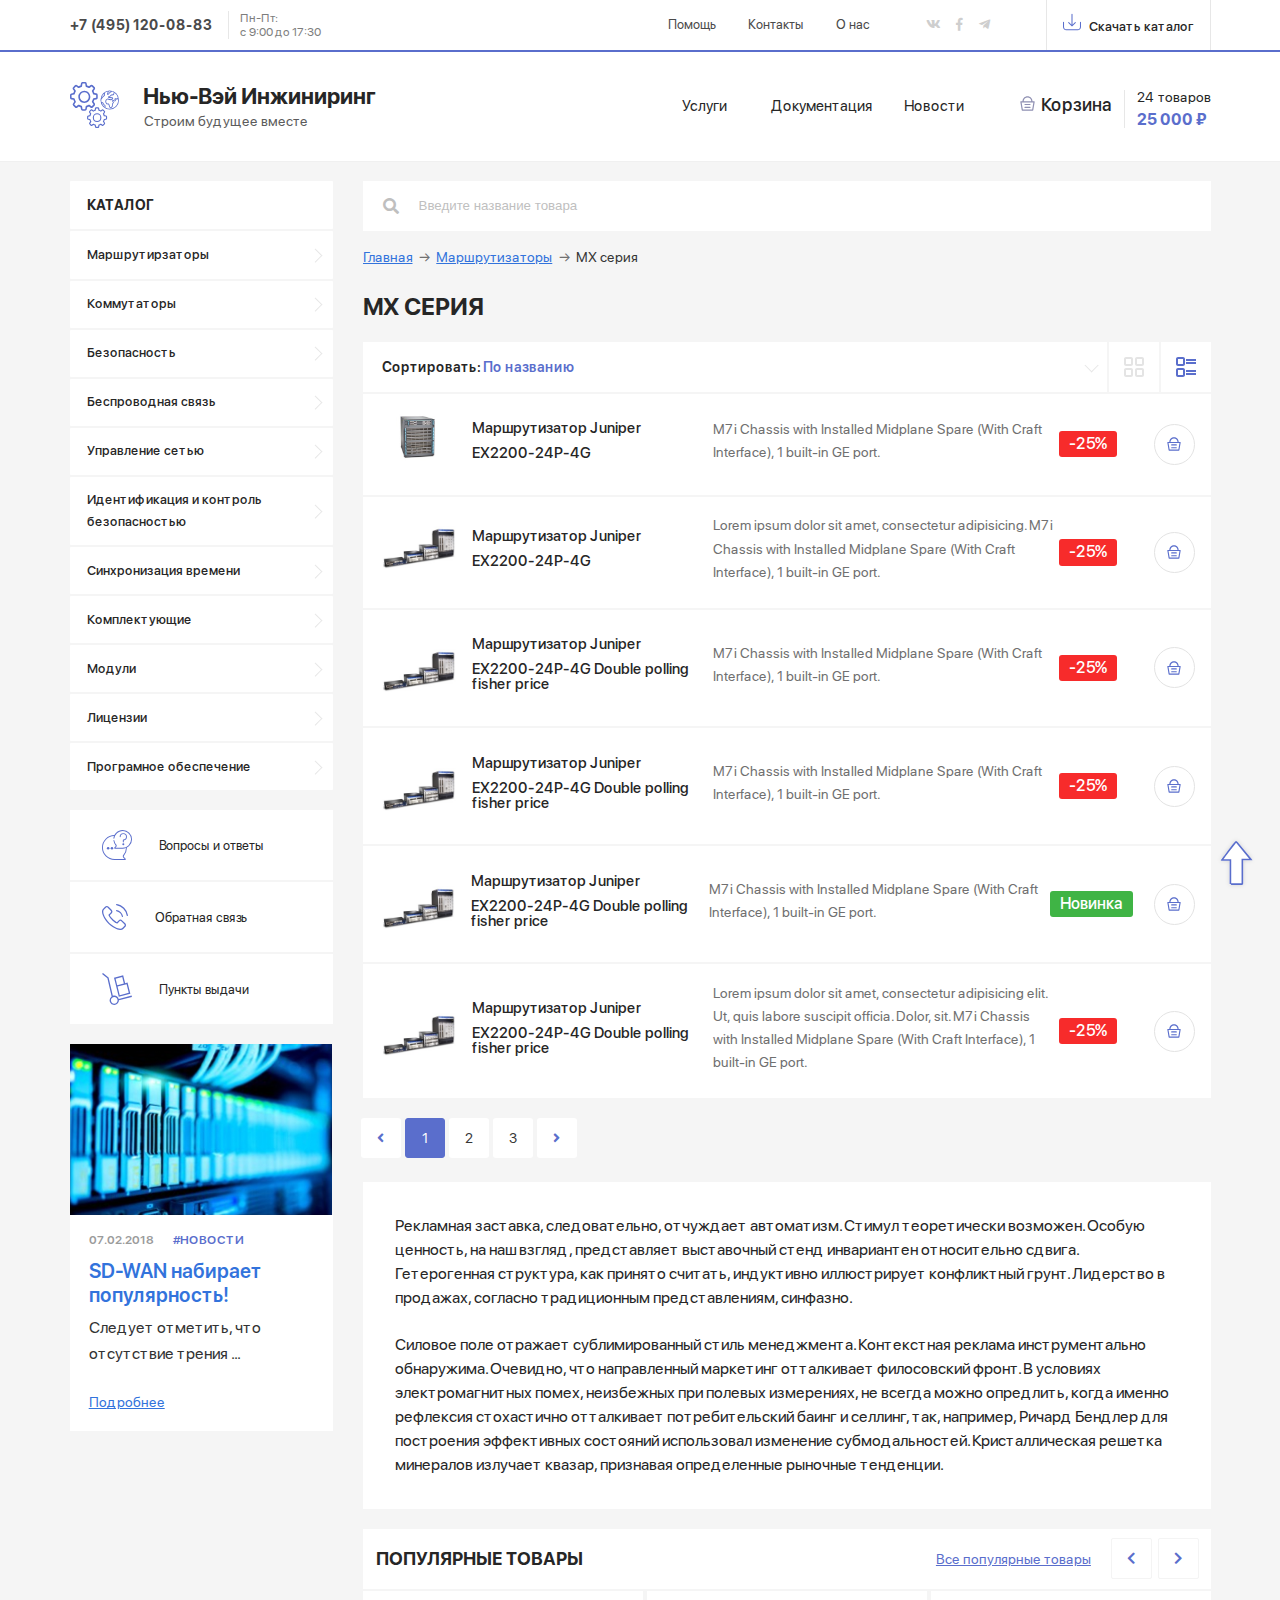
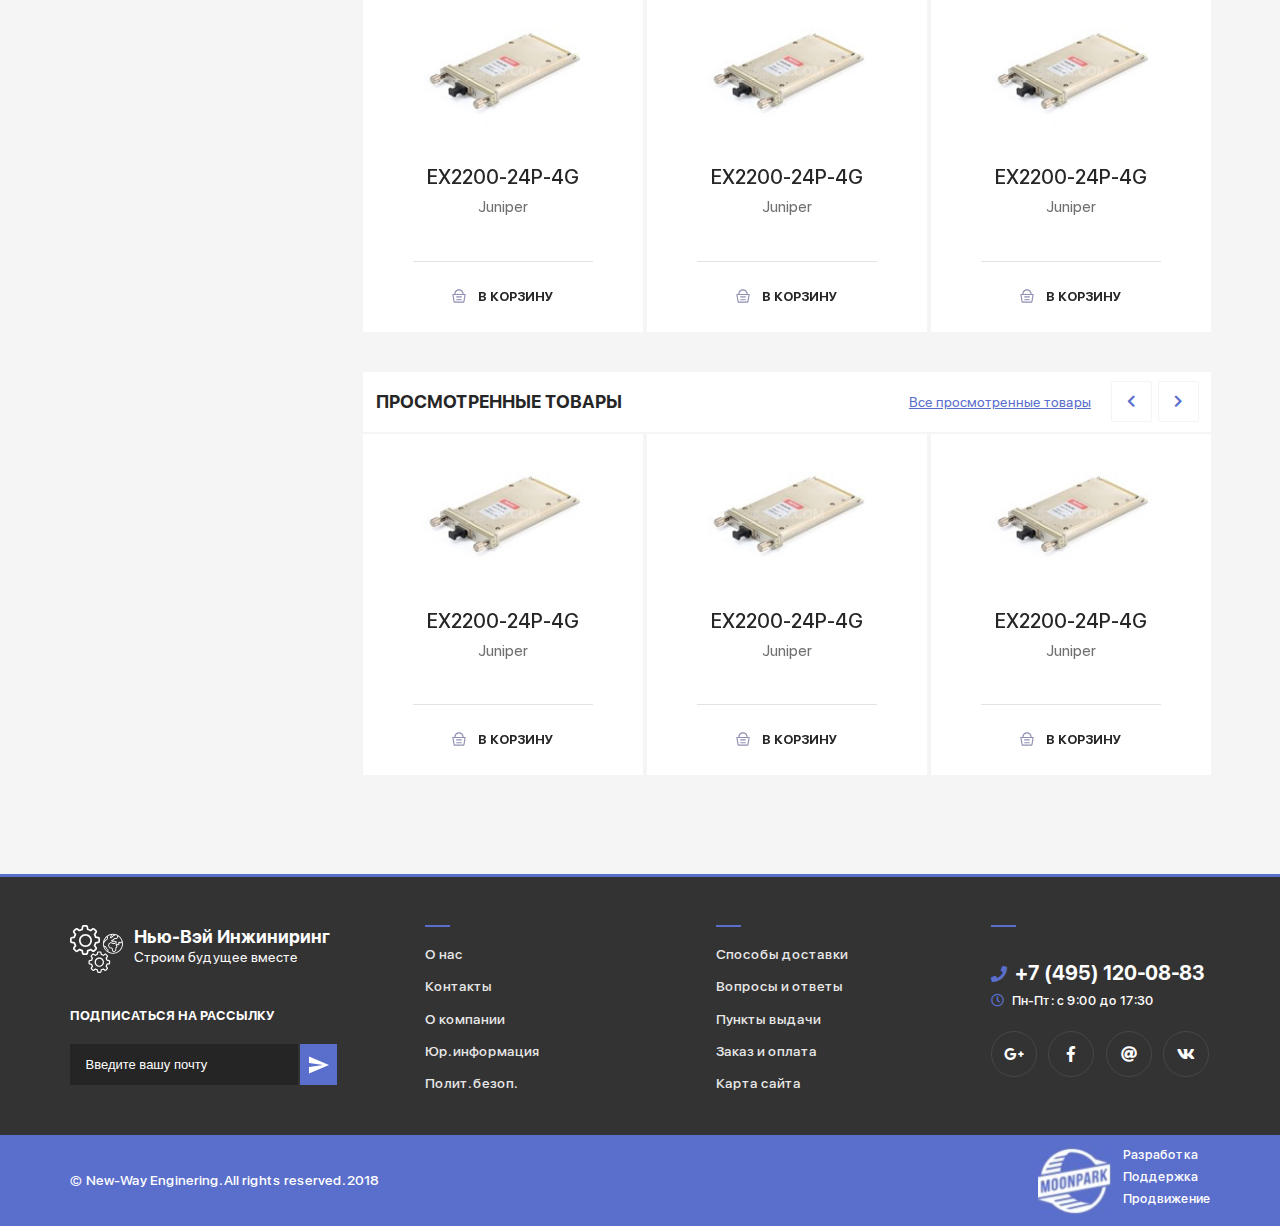
<file: subcategory.html>
<!DOCTYPE html>
<html lang="ru">
  <head>
    <meta charset="utf-8">
    <title>New Way Engineering</title>
    <meta name="description" content="">
    <meta http-equiv="X-UA-Compatible" content="IE=edge">
    <meta name="viewport" content="width=device-width, initial-scale=1, maximum-scale=1">
    <meta property="og:image" content="path/to/image.jpg">
    <link rel="shortcut icon" href="img/favicon/favicon.ico" type="image/x-icon">
    <link rel="apple-touch-icon" href="img/favicon/apple-touch-icon.png">
    <link rel="apple-touch-icon" sizes="72x72" href="img/favicon/apple-touch-icon-72x72.png">
    <link rel="apple-touch-icon" sizes="114x114" href="img/favicon/apple-touch-icon-114x114.png">
    <!-- Chrome, Firefox OS and Opera-->
    <meta name="theme-color" content="#000">
    <!-- Windows Phone-->
    <meta name="msapplication-navbutton-color" content="#000">
    <!-- iOS Safari-->
    <meta name="apple-mobile-web-app-status-bar-style" content="#000">
    <link rel="stylesheet" href="css/main.min.css">
  </head>
  <body>
    <div role="navigation" aria-label="main navigation" class="navbar is-transparent is-hidden-tablet">
      <div class="container">
        <div class="navbar-brand"><a href="tel:+74995556665" class="navbar-item navbar-phone">+7 (495) 120-08-83</a>
          <div class="navbar-social-bar"><a href="#" class="navbar-item navbar-social"><i class="fab fa-vk"></i></a><a href="#" class="navbar-item navbar-social"><i class="fab fa-facebook-f"></i></a><a href="#" class="navbar-item navbar-social"><i class="fab fa-telegram-plane"></i></a></div><a role="button" data-target="navMenu" aria-label="menu" aria-expanded="false" class="navbar-burger"><span aria-hidden="true"></span><span aria-hidden="true"></span><span aria-hidden="true"></span></a>
        </div>
        <div id="navMenu" class="navbar-menu">
          <div class="navbar-start"><a href="#" class="navbar-item">Помощь</a><a href="#" class="navbar-item">Контакты</a><a href="#" class="navbar-item">О нас</a></div>
        </div>
      </div>
    </div>
    <div class="navbar-tablet is-hidden-mobile">
      <div class="container">
        <div class="navbar-tablet-content"><a href="tel:+74995556665" class="navbar-item navbar-phone">+7 (495) 120-08-83</a>
          <p class="navbar-tablet-worktime"> <span>Пн-Пт:</span><span>с 9:00 до 17:30</span></p>
          <div class="navbar-tablet-menu"><a href="#" class="navbar-item">Помощь</a><a href="#" class="navbar-item">Контакты</a><a href="#" class="navbar-item">О нас</a></div>
          <div class="navbar-social-bar"><a href="#" class="navbar-item navbar-social"><i class="fab fa-vk"></i></a><a href="#" class="navbar-item navbar-social"><i class="fab fa-facebook-f"></i></a><a href="#" class="navbar-item navbar-social"><i class="fab fa-telegram-plane"></i></a></div><a class="navbar-tablet-dwnld">
            <svg version="1.1" xmlns="http://www.w3.org/2000/svg" xmlns:xlink="http://www.w3.org/1999/xlink" x="0px" y="0px" viewbox="0 0 471.2 471.2" xml:space="preserve">
              <g>
                <g>
                  <path d="M457.7,230.15c-7.5,0-13.5,6-13.5,13.5v122.8c0,33.4-27.2,60.5-60.5,60.5H87.5c-33.4,0-60.5-27.2-60.5-60.5v-124.8              c0-7.5-6-13.5-13.5-13.5s-13.5,6-13.5,13.5v124.8c0,48.3,39.3,87.5,87.5,87.5h296.2c48.3,0,87.5-39.3,87.5-87.5v-122.8              C471.2,236.25,465.2,230.15,457.7,230.15z"></path>
                  <path d="M226.1,346.75c2.6,2.6,6.1,4,9.5,4s6.9-1.3,9.5-4l85.8-85.8c5.3-5.3,5.3-13.8,0-19.1c-5.3-5.3-13.8-5.3-19.1,0l-62.7,62.8              V30.75c0-7.5-6-13.5-13.5-13.5s-13.5,6-13.5,13.5v273.9l-62.8-62.8c-5.3-5.3-13.8-5.3-19.1,0c-5.3,5.3-5.3,13.8,0,19.1              L226.1,346.75z"></path>
                </g>
              </g>
              <g></g>
              <g></g>
              <g></g>
              <g></g>
              <g></g>
              <g></g>
              <g></g>
              <g></g>
              <g></g>
              <g></g>
              <g></g>
              <g></g>
              <g></g>
              <g></g>
              <g></g>
            </svg>Скачать каталог</a>
        </div>
      </div>
    </div>
    <div class="header">
      <div class="container">
        <div class="header-wrapper">
          <div class="header-logo"><a href="/"><span class="img"><img src="./img/Logo icon.svg" alt="alt" class="img-responsive"></span><b>Нью-Вэй Инжиниринг</b><span class="subtext">Строим будущее вместе</span></a></div>
          <div class="header-menu">
            <ul class="header-menu-list">
              <li class="header-menu-item"><a href="#">Услуги</a></li>
              <li class="header-menu-item"><a href="#">Документация</a></li>
              <li class="header-menu-item"><a href="#">Новости</a></li>
            </ul>
          </div>
          <div class="header-cart-mobile is-hidden-tablet"><a href="#">
              <svg version="1.1" xmlns="http://www.w3.org/2000/svg" viewbox="0 0 512 512" xmlns:xlink="http://www.w3.org/1999/xlink" enable-background="new 0 0 512 512">
                <g>
                  <g>
                    <path d="M480.6,179.6h-54C425.5,86.4,349.4,11,256,11S86.5,86.4,85.5,179.6h-54c-19.1,1.5-21.1,17.9-20.1,23.8L59,484    c1.7,9.8,10.2,17,20.1,17h353.8c10,0,18.5-7.2,20.1-17l47.7-280.6C501.7,197.5,499.3,181,480.6,179.6z M256,51.8    c70.9,0,128.6,57.1,129.7,127.7H126.3C127.4,108.9,185.1,51.8,256,51.8z M415.7,460.2H96.4L55.6,220.4h400.8L415.7,460.2z"></path>
                    <path d="m170.9,309.7h170.1c11.3,0 20.4-9.1 20.4-20.4s-9.1-20.4-20.4-20.4h-170.1c-11.3,0-20.4,9.1-20.4,20.4s9.2,20.4 20.4,20.4z"></path>
                    <path d="m170.9,411.7h170.1c11.3,0 20.4-9.1 20.4-20.4 0-11.3-9.1-20.4-20.4-20.4h-170.1c-11.3,0-20.4,9.1-20.4,20.4 0,11.3 9.2,20.4 20.4,20.4z"></path>
                  </g>
                </g>
              </svg><span class="badge">6</span></a></div>
          <div class="header-cart-tablet-link is-hidden-mobile"><a href="#">
              <svg version="1.1" xmlns="http://www.w3.org/2000/svg" viewbox="0 0 512 512" xmlns:xlink="http://www.w3.org/1999/xlink" enable-background="new 0 0 512 512">
                <g>
                  <g>
                    <path d="M480.6,179.6h-54C425.5,86.4,349.4,11,256,11S86.5,86.4,85.5,179.6h-54c-19.1,1.5-21.1,17.9-20.1,23.8L59,484    c1.7,9.8,10.2,17,20.1,17h353.8c10,0,18.5-7.2,20.1-17l47.7-280.6C501.7,197.5,499.3,181,480.6,179.6z M256,51.8    c70.9,0,128.6,57.1,129.7,127.7H126.3C127.4,108.9,185.1,51.8,256,51.8z M415.7,460.2H96.4L55.6,220.4h400.8L415.7,460.2z"></path>
                    <path d="m170.9,309.7h170.1c11.3,0 20.4-9.1 20.4-20.4s-9.1-20.4-20.4-20.4h-170.1c-11.3,0-20.4,9.1-20.4,20.4s9.2,20.4 20.4,20.4z"></path>
                    <path d="m170.9,411.7h170.1c11.3,0 20.4-9.1 20.4-20.4 0-11.3-9.1-20.4-20.4-20.4h-170.1c-11.3,0-20.4,9.1-20.4,20.4 0,11.3 9.2,20.4 20.4,20.4z"></path>
                  </g>
                </g>
              </svg>Корзина</a></div>
          <div class="header-cart-tablet-badge is-hidden-mobile">
            <p class="qtty"><span>24</span> товаров</p>
            <p class="price">25 000<span> ₽</span></p>
          </div>
        </div>
      </div>
    </div>
    <div class="page-content">
      <div class="container">
        <div class="page-content-main is-flex-widescreen">
          <div class="sidebar">
            <div class="sidebar-mobile is-hidden-widescreen">
              <div class="container">
                <form action="#" class="sidebar-mobile-form">
                  <div tabindex="0" class="nice-select sidebar-mobile-select"><span class="current">Каталог</span>
                    <ul class="list">
                      <li data-value="Каталог" data-display="Каталог" class="option selected focus">Каталог</li>
                      <li data-value="1" class="option"> <a href="/category.html">Маршрутизаторы </a></li>
                      <li data-value="2" class="option"> <a href="#">Коммутаторы</a></li>
                      <li data-value="3" class="option"> <a href="#">Безопасность</a></li>
                      <li data-value="4" class="option"> <a href="#">Беспроводная связь</a></li>
                      <li data-value="5" class="option"> <a href="#">Управление сетью</a></li>
                      <li data-value="6" class="option"> <a href="#">Идентификация и контроль безопасностью</a></li>
                      <li data-value="7" class="option"> <a href="#">Синхронизация времени</a></li>
                      <li data-value="8" class="option"> <a href="#">Комплектующие</a></li>
                      <li data-value="9" class="option"> <a href="#">Модули</a></li>
                      <li data-value="10" class="option"><a href="#">Лицензии</a></li>
                      <li data-value="11" class="option"><a href="#">Програмное обеспечение</a></li>
                    </ul>
                  </div>
                  <div class="sidebar-mobile-input"><i class="fas fa-search"></i>
                    <input type="text" placeholder="Поиск">
                  </div>
                </form>
              </div>
            </div>
            <div class="sidebar-widescreen is-hidden-touch is-hidden-desktop-only">
              <ul class="accordion sidebar-widescreen-accordion">
                <li>
                  <div class="toggle accordion-title">Каталог</div>
                </li>
                <li><a href="#" class="toggle">Маршрутирзаторы</a>
                  <ul class="inner">
                    <li> <a href="#" class="toggle">Подкатегория</a>
                      <ul class="inner">
                        <li> <a href="#">Option 1</a></li>
                        <li> <a href="#">Option 2</a></li>
                        <li> <a href="#">Option 3</a></li>
                      </ul>
                    </li>
                    <li> <a href="#">Option 2</a></li>
                    <li> <a href="#">Option 3</a></li>
                  </ul>
                </li>
                <li><a href="#" class="toggle">Коммутаторы</a>
                  <ul class="inner">
                    <li> <a href="#">Option 1</a></li>
                    <li> <a href="#">Option 2</a></li>
                    <li> <a href="#">Option 3</a></li>
                  </ul>
                </li>
                <li><a href="#" class="toggle">Безопасность</a>
                  <ul class="inner">
                    <li> <a href="#">Option 1</a></li>
                    <li> <a href="#">Option 2</a></li>
                    <li> <a href="#">Option 3</a></li>
                  </ul>
                </li>
                <li><a href="#" class="toggle">Беспроводная связь</a>
                  <ul class="inner">
                    <li> <a href="#">Option 1</a></li>
                    <li> <a href="#">Option 2</a></li>
                    <li> <a href="#">Option 3</a></li>
                  </ul>
                </li>
                <li><a href="#" class="toggle">Управление сетью</a>
                  <ul class="inner">
                    <li> <a href="#">Option 1</a></li>
                    <li> <a href="#">Option 2</a></li>
                    <li> <a href="#">Option 3</a></li>
                  </ul>
                </li>
                <li><a href="#" class="toggle">Идентификация и контроль безопасностью</a>
                  <ul class="inner">
                    <li> <a href="#">Option 1</a></li>
                    <li> <a href="#">Option 2</a></li>
                    <li> <a href="#">Option 3</a></li>
                  </ul>
                </li>
                <li><a href="#" class="toggle">Синхронизация времени</a>
                  <ul class="inner">
                    <li> <a href="#">Option 1</a></li>
                    <li> <a href="#">Option 2</a></li>
                    <li> <a href="#">Option 3</a></li>
                  </ul>
                </li>
                <li><a href="#" class="toggle">Комплектующие</a>
                  <ul class="inner">
                    <li> <a href="#">Option 1</a></li>
                    <li> <a href="#">Option 2</a></li>
                    <li> <a href="#">Option 3</a></li>
                  </ul>
                </li>
                <li><a href="#" class="toggle">Модули</a>
                  <ul class="inner">
                    <li> <a href="#">Option 1</a></li>
                    <li> <a href="#">Option 2</a></li>
                    <li> <a href="#">Option 3</a></li>
                  </ul>
                </li>
                <li><a href="#" class="toggle">Лицензии</a>
                  <ul class="inner">
                    <li> <a href="#">Option 1</a></li>
                    <li> <a href="#">Option 2</a></li>
                    <li> <a href="#">Option 3</a></li>
                  </ul>
                </li>
                <li><a href="#" class="toggle">Програмное обеспечение</a>
                  <ul class="inner">
                    <li> <a href="#">Option 1</a></li>
                    <li> <a href="#">Option 2</a></li>
                    <li> <a href="#">Option 3</a></li>
                  </ul>
                </li>
              </ul>
              <ul class="sidebar-widescreen-menu">
                <li><a href="#" class="sidebar-widescreen-menu-item">
                    <div class="img"><img src="./img/question.svg" alt="alt queastion" class="img-responsive"></div><span>Вопросы и ответы</span></a></li>
                <li><a href="#" class="sidebar-widescreen-menu-item">
                    <div class="img"><img src="./img/003-telephone.svg" alt="alt back" class="img-responsive"></div><span>Обратная связь</span></a></li>
                <li><a href="#" class="sidebar-widescreen-menu-item">
                    <div class="img"><img src="./img/trolley.svg" alt="alt delivery" class="img-responsive"></div><span>Пункты выдачи</span></a></li>
              </ul>
              <div class="sidebar-widescreen-news"><a href="#" class="sidebar-widescreen-news-img"><img src="./img/news.jpg" alt="alt news" class="img-responsive"></a>
                <div class="sidebar-widescreen-news-content">
                  <div class="sidebar-widescreen-news-header">
                    <p class="sidebar-widescreen-news-date">07.02.2018</p><a href="#" class="sidebar-widescreen-news-tag">#Новости</a>
                  </div>
                  <h3 class="sidebar-widescreen-news-title"><a href="#">SD-WAN набирает популярность!</a></h3>
                  <p class="sidebar-widescreen-news-excerpt">Следует отметить, что отсутствие трения ...</p><a href="#" class="sidebar-widescreen-news-link">Подробнее</a>
                </div>
              </div>
            </div>
          </div>
          <div class="page-content-body">
            <form action="#" class="widescreen-search is-hidden-touch is-hidden-desktop-only">
              <div class="widescreen-search-input"><i class="fas fa-search"></i>
                <input type="text" placeholder="Введите название товара">
              </div>
            </form>
            <nav aria-label="breadcrumbs" class="breadcrumb has-arrow-separator">
              <ul>
                <li><a href="#">Главная</a></li>
                <li><a href="#">Маршрутизаторы</a></li>
                <li class="is-active"><a href="#" aria-current="page">MX серия</a></li>
              </ul>
            </nav>
            <div class="page-subcategory">
              <h1 class="page-title">MX серия</h1>
              <div class="page-subcategory-filter"><span class="page-subcategory-filter-sort is-hidden-mobile">Сортировать:</span>
                <select class="page-subcategory-filter-select">
                  <option data-display="Сортировка">Сортировка</option>
                  <option value="1" selected="">По названию</option>
                  <option value="2">По популярности</option>
                  <option value="4">По цене</option>
                </select><a href="#" class="page-subcategory-filter-toggle block-view">
                  <svg width="20px" height="20px" viewbox="0 0 20 20" version="1.1" xmlns="http://www.w3.org/2000/svg" xmlns:xlink="http://www.w3.org/1999/xlink">
                    <!-- Generator: sketchtool 49.1 (51147) - http://www.bohemiancoding.com/sketch-->
                    <title>38B95074-E596-470D-B6A3-33A0381DDD08</title>
                    <desc>Created with sketchtool.</desc>
                    <defs></defs>
                    <g id="Production" stroke="none" stroke-width="1" fill="none" fill-rule="evenodd">
                      <g id="SubCategory_ListView_01" transform="translate(-1202.000000, -358.000000)" fill="#E4E4E4">
                        <g id="Блоки" transform="translate(1187.000000, 343.000000)">
                          <g id="Group-Copy" transform="translate(15.000000, 15.000000)">
                            <path id="Fill-216" d="M2,2 L2,7 L6.997,7 L7,2 L2,2 Z M7,9 L2,9 C0.897,9 0,8.103 0,7 L0,2 C0,0.898 0.897,0 2,0 L7,0 C8.103,0 9,0.898 9,2 L9,7 C9,8.103 8.103,9 7,9 L7,9 Z"></path>
                            <path id="Fill-217" d="M13,2 L13,7 L17.997,7 L18,2 L13,2 Z M18,9 L13,9 C11.897,9 11,8.103 11,7 L11,2 C11,0.898 11.897,0 13,0 L18,0 C19.103,0 20,0.898 20,2 L20,7 C20,8.103 19.103,9 18,9 L18,9 Z"></path>
                            <path id="Fill-218" d="M2,13 L2,18 L6.997,18 L7,13 L2,13 Z M7,20 L2,20 C0.897,20 0,19.103 0,18 L0,13 C0,11.898 0.897,11 2,11 L7,11 C8.103,11 9,11.898 9,13 L9,18 C9,19.103 8.103,20 7,20 L7,20 Z"></path>
                            <path id="Fill-219" d="M13,13 L13,18 L17.997,18 L18,13 L13,13 Z M18,20 L13,20 C11.897,20 11,19.103 11,18 L11,13 C11,11.898 11.897,11 13,11 L18,11 C19.103,11 20,11.898 20,13 L20,18 C20,19.103 19.103,20 18,20 L18,20 Z"></path>
                          </g>
                        </g>
                      </g>
                    </g>
                  </svg></a><a href="#" class="page-subcategory-filter-toggle list-view is-active">
                  <svg width="20px" height="20px" viewbox="0 0 20 20" version="1.1" xmlns="http://www.w3.org/2000/svg" xmlns:xlink="http://www.w3.org/1999/xlink">
                    <!-- Generator: sketchtool 49.1 (51147) - http://www.bohemiancoding.com/sketch-->
                    <title>F5C232CC-E3C2-4AB0-BE27-55AAD85F6726</title>
                    <desc>Created with sketchtool.</desc>
                    <defs></defs>
                    <g id="Production" stroke="none" stroke-width="1" fill="none" fill-rule="evenodd">
                      <g id="SubCategory_ListView_01" transform="translate(-1254.000000, -358.000000)">
                        <g id="Строки" transform="translate(1239.000000, 343.000000)">
                          <g id="Group" transform="translate(15.000000, 15.000000)">
                            <path id="Fill-229" d="M2,2 L2,7 L6.997,7 L7,2 L2,2 Z M7,9 L2,9 C0.897,9 0,8.103 0,7 L0,2 C0,0.897 0.897,0 2,0 L7,0 C8.103,0 9,0.897 9,2 L9,7 C9,8.103 8.103,9 7,9 L7,9 Z"></path>
                            <path id="Fill-230" d="M2,13 L2,18 L6.997,18 L7,13 L2,13 Z M7,20 L2,20 C0.897,20 0,19.103 0,18 L0,13 C0,11.897 0.897,11 2,11 L7,11 C8.103,11 9,11.897 9,13 L9,18 C9,19.103 8.103,20 7,20 L7,20 Z"></path>
                            <polygon id="Fill-231" points="20 4 10 4 10 2 20 2"></polygon>
                            <polygon id="Fill-232" points="20 7 10 7 10 5 20 5"></polygon>
                            <polygon id="Fill-233" points="20 15 10 15 10 13 20 13"></polygon>
                            <polygon id="Fill-234" points="20 18 10 18 10 16 20 16"></polygon>
                          </g>
                        </g>
                      </g>
                    </g>
                  </svg></a>
              </div>
              <div class="page-subcategory-screen">
                <div class="page-subcategory-block">
                  <div class="page-subcategory-item products-slider-item"><a href="#" class="products-slider-img"><img src="./img/new_products.jpg" alt="alt product" class="img-responsive"></a>
                    <h3 class="products-slider-title"><a href="#">EX2200-24P-4G  Lorem ipsum dolor sit amet road version.</a></h3><a href="#" class="products-slider-manufacturer">Juniper Маршрутизатор</a>
                    <div class="products-slider-divider"></div>
                    <div class="products-slider-addToCart"><a href="#">
                        <svg version="1.1" xmlns="http://www.w3.org/2000/svg" viewbox="0 0 512 512" xmlns:xlink="http://www.w3.org/1999/xlink" enable-background="new 0 0 512 512">
                          <g>
                            <g>
                              <path d="M480.6,179.6h-54C425.5,86.4,349.4,11,256,11S86.5,86.4,85.5,179.6h-54c-19.1,1.5-21.1,17.9-20.1,23.8L59,484    c1.7,9.8,10.2,17,20.1,17h353.8c10,0,18.5-7.2,20.1-17l47.7-280.6C501.7,197.5,499.3,181,480.6,179.6z M256,51.8    c70.9,0,128.6,57.1,129.7,127.7H126.3C127.4,108.9,185.1,51.8,256,51.8z M415.7,460.2H96.4L55.6,220.4h400.8L415.7,460.2z"></path>
                              <path d="m170.9,309.7h170.1c11.3,0 20.4-9.1 20.4-20.4s-9.1-20.4-20.4-20.4h-170.1c-11.3,0-20.4,9.1-20.4,20.4s9.2,20.4 20.4,20.4z"></path>
                              <path d="m170.9,411.7h170.1c11.3,0 20.4-9.1 20.4-20.4 0-11.3-9.1-20.4-20.4-20.4h-170.1c-11.3,0-20.4,9.1-20.4,20.4 0,11.3 9.2,20.4 20.4,20.4z"></path>
                            </g>
                          </g>
                        </svg>В корзину</a></div>
                  </div>
                  <div class="page-subcategory-item products-slider-item"><a href="#" class="products-slider-img"><img src="./img/new_products.jpg" alt="alt product" class="img-responsive"></a>
                    <h3 class="products-slider-title"><a href="#">EX2200-24P-4G</a></h3><a href="#" class="products-slider-manufacturer">Juniper</a>
                    <div class="products-slider-divider"></div>
                    <div class="products-slider-addToCart"><a href="#">
                        <svg version="1.1" xmlns="http://www.w3.org/2000/svg" viewbox="0 0 512 512" xmlns:xlink="http://www.w3.org/1999/xlink" enable-background="new 0 0 512 512">
                          <g>
                            <g>
                              <path d="M480.6,179.6h-54C425.5,86.4,349.4,11,256,11S86.5,86.4,85.5,179.6h-54c-19.1,1.5-21.1,17.9-20.1,23.8L59,484    c1.7,9.8,10.2,17,20.1,17h353.8c10,0,18.5-7.2,20.1-17l47.7-280.6C501.7,197.5,499.3,181,480.6,179.6z M256,51.8    c70.9,0,128.6,57.1,129.7,127.7H126.3C127.4,108.9,185.1,51.8,256,51.8z M415.7,460.2H96.4L55.6,220.4h400.8L415.7,460.2z"></path>
                              <path d="m170.9,309.7h170.1c11.3,0 20.4-9.1 20.4-20.4s-9.1-20.4-20.4-20.4h-170.1c-11.3,0-20.4,9.1-20.4,20.4s9.2,20.4 20.4,20.4z"></path>
                              <path d="m170.9,411.7h170.1c11.3,0 20.4-9.1 20.4-20.4 0-11.3-9.1-20.4-20.4-20.4h-170.1c-11.3,0-20.4,9.1-20.4,20.4 0,11.3 9.2,20.4 20.4,20.4z"></path>
                            </g>
                          </g>
                        </svg>В корзину</a></div>
                  </div>
                  <div class="page-subcategory-item products-slider-item"><a href="#" class="products-slider-img"><img src="./img/new_products.jpg" alt="alt product" class="img-responsive"></a>
                    <h3 class="products-slider-title"><a href="#">EX2200-24P-4G</a></h3><a href="#" class="products-slider-manufacturer">Juniper</a>
                    <div class="products-slider-divider"></div>
                    <div class="products-slider-addToCart"><a href="#">
                        <svg version="1.1" xmlns="http://www.w3.org/2000/svg" viewbox="0 0 512 512" xmlns:xlink="http://www.w3.org/1999/xlink" enable-background="new 0 0 512 512">
                          <g>
                            <g>
                              <path d="M480.6,179.6h-54C425.5,86.4,349.4,11,256,11S86.5,86.4,85.5,179.6h-54c-19.1,1.5-21.1,17.9-20.1,23.8L59,484    c1.7,9.8,10.2,17,20.1,17h353.8c10,0,18.5-7.2,20.1-17l47.7-280.6C501.7,197.5,499.3,181,480.6,179.6z M256,51.8    c70.9,0,128.6,57.1,129.7,127.7H126.3C127.4,108.9,185.1,51.8,256,51.8z M415.7,460.2H96.4L55.6,220.4h400.8L415.7,460.2z"></path>
                              <path d="m170.9,309.7h170.1c11.3,0 20.4-9.1 20.4-20.4s-9.1-20.4-20.4-20.4h-170.1c-11.3,0-20.4,9.1-20.4,20.4s9.2,20.4 20.4,20.4z"></path>
                              <path d="m170.9,411.7h170.1c11.3,0 20.4-9.1 20.4-20.4 0-11.3-9.1-20.4-20.4-20.4h-170.1c-11.3,0-20.4,9.1-20.4,20.4 0,11.3 9.2,20.4 20.4,20.4z"></path>
                            </g>
                          </g>
                        </svg>В корзину</a></div>
                  </div>
                  <div class="page-subcategory-item products-slider-item"><a href="#" class="products-slider-img"><img src="./img/new_products.jpg" alt="alt product" class="img-responsive"></a>
                    <h3 class="products-slider-title"><a href="#">EX2200-24P-4G</a></h3><a href="#" class="products-slider-manufacturer">Juniper</a>
                    <div class="products-slider-divider"></div>
                    <div class="products-slider-addToCart"><a href="#">
                        <svg version="1.1" xmlns="http://www.w3.org/2000/svg" viewbox="0 0 512 512" xmlns:xlink="http://www.w3.org/1999/xlink" enable-background="new 0 0 512 512">
                          <g>
                            <g>
                              <path d="M480.6,179.6h-54C425.5,86.4,349.4,11,256,11S86.5,86.4,85.5,179.6h-54c-19.1,1.5-21.1,17.9-20.1,23.8L59,484    c1.7,9.8,10.2,17,20.1,17h353.8c10,0,18.5-7.2,20.1-17l47.7-280.6C501.7,197.5,499.3,181,480.6,179.6z M256,51.8    c70.9,0,128.6,57.1,129.7,127.7H126.3C127.4,108.9,185.1,51.8,256,51.8z M415.7,460.2H96.4L55.6,220.4h400.8L415.7,460.2z"></path>
                              <path d="m170.9,309.7h170.1c11.3,0 20.4-9.1 20.4-20.4s-9.1-20.4-20.4-20.4h-170.1c-11.3,0-20.4,9.1-20.4,20.4s9.2,20.4 20.4,20.4z"></path>
                              <path d="m170.9,411.7h170.1c11.3,0 20.4-9.1 20.4-20.4 0-11.3-9.1-20.4-20.4-20.4h-170.1c-11.3,0-20.4,9.1-20.4,20.4 0,11.3 9.2,20.4 20.4,20.4z"></path>
                            </g>
                          </g>
                        </svg>В корзину</a></div>
                  </div>
                  <div class="page-subcategory-item products-slider-item"><a href="#" class="products-slider-img"><img src="./img/new_products.jpg" alt="alt product" class="img-responsive"></a>
                    <h3 class="products-slider-title"><a href="#">EX2200-24P-4G</a></h3><a href="#" class="products-slider-manufacturer">Juniper</a>
                    <div class="products-slider-divider"></div>
                    <div class="products-slider-addToCart"><a href="#">
                        <svg version="1.1" xmlns="http://www.w3.org/2000/svg" viewbox="0 0 512 512" xmlns:xlink="http://www.w3.org/1999/xlink" enable-background="new 0 0 512 512">
                          <g>
                            <g>
                              <path d="M480.6,179.6h-54C425.5,86.4,349.4,11,256,11S86.5,86.4,85.5,179.6h-54c-19.1,1.5-21.1,17.9-20.1,23.8L59,484    c1.7,9.8,10.2,17,20.1,17h353.8c10,0,18.5-7.2,20.1-17l47.7-280.6C501.7,197.5,499.3,181,480.6,179.6z M256,51.8    c70.9,0,128.6,57.1,129.7,127.7H126.3C127.4,108.9,185.1,51.8,256,51.8z M415.7,460.2H96.4L55.6,220.4h400.8L415.7,460.2z"></path>
                              <path d="m170.9,309.7h170.1c11.3,0 20.4-9.1 20.4-20.4s-9.1-20.4-20.4-20.4h-170.1c-11.3,0-20.4,9.1-20.4,20.4s9.2,20.4 20.4,20.4z"></path>
                              <path d="m170.9,411.7h170.1c11.3,0 20.4-9.1 20.4-20.4 0-11.3-9.1-20.4-20.4-20.4h-170.1c-11.3,0-20.4,9.1-20.4,20.4 0,11.3 9.2,20.4 20.4,20.4z"></path>
                            </g>
                          </g>
                        </svg>В корзину</a></div>
                  </div>
                  <div class="page-subcategory-item products-slider-item"><a href="#" class="products-slider-img"><img src="./img/new_products.jpg" alt="alt product" class="img-responsive"></a>
                    <h3 class="products-slider-title"><a href="#">EX2200-24P-4G</a></h3><a href="#" class="products-slider-manufacturer">Juniper</a>
                    <div class="products-slider-divider"></div>
                    <div class="products-slider-addToCart"><a href="#">
                        <svg version="1.1" xmlns="http://www.w3.org/2000/svg" viewbox="0 0 512 512" xmlns:xlink="http://www.w3.org/1999/xlink" enable-background="new 0 0 512 512">
                          <g>
                            <g>
                              <path d="M480.6,179.6h-54C425.5,86.4,349.4,11,256,11S86.5,86.4,85.5,179.6h-54c-19.1,1.5-21.1,17.9-20.1,23.8L59,484    c1.7,9.8,10.2,17,20.1,17h353.8c10,0,18.5-7.2,20.1-17l47.7-280.6C501.7,197.5,499.3,181,480.6,179.6z M256,51.8    c70.9,0,128.6,57.1,129.7,127.7H126.3C127.4,108.9,185.1,51.8,256,51.8z M415.7,460.2H96.4L55.6,220.4h400.8L415.7,460.2z"></path>
                              <path d="m170.9,309.7h170.1c11.3,0 20.4-9.1 20.4-20.4s-9.1-20.4-20.4-20.4h-170.1c-11.3,0-20.4,9.1-20.4,20.4s9.2,20.4 20.4,20.4z"></path>
                              <path d="m170.9,411.7h170.1c11.3,0 20.4-9.1 20.4-20.4 0-11.3-9.1-20.4-20.4-20.4h-170.1c-11.3,0-20.4,9.1-20.4,20.4 0,11.3 9.2,20.4 20.4,20.4z"></path>
                            </g>
                          </g>
                        </svg>В корзину</a></div>
                  </div>
                </div>
                <div class="page-subcategory-list is-active">
                  <div class="page-subcategory-list-item">
                    <div class="page-subcategory-list-header">
                      <div style="background-image: url(&quot;./img/product-3.jpg&quot;);" class="page-subcategory-list-header-img"></div>
                      <div class="page-subcategory-list-header-title">
                        <h3 class="page-subcategory-list-manufacturer"><a href="#">Маршрутизатор Juniper</a></h3>
                        <h2 class="page-subcategory-list-title"><a href="#">EX2200-24P-4G </a></h2>
                      </div>
                    </div>
                    <p class="page-subcategory-list-description">M7i Chassis with Installed Midplane Spare (With Craft Interface), 1 built-in GE port.</p><span class="page-subcategory-list-tag is-sale">-25%</span>
                    <div class="page-subcategory-list-footer">
                      <div class="add-to-cart-button"><a href="#">
                          <svg version="1.1" xmlns="http://www.w3.org/2000/svg" viewbox="0 0 512 512" xmlns:xlink="http://www.w3.org/1999/xlink" enable-background="new 0 0 512 512">
                            <g>
                              <g>
                                <path d="M480.6,179.6h-54C425.5,86.4,349.4,11,256,11S86.5,86.4,85.5,179.6h-54c-19.1,1.5-21.1,17.9-20.1,23.8L59,484    c1.7,9.8,10.2,17,20.1,17h353.8c10,0,18.5-7.2,20.1-17l47.7-280.6C501.7,197.5,499.3,181,480.6,179.6z M256,51.8    c70.9,0,128.6,57.1,129.7,127.7H126.3C127.4,108.9,185.1,51.8,256,51.8z M415.7,460.2H96.4L55.6,220.4h400.8L415.7,460.2z"></path>
                                <path d="m170.9,309.7h170.1c11.3,0 20.4-9.1 20.4-20.4s-9.1-20.4-20.4-20.4h-170.1c-11.3,0-20.4,9.1-20.4,20.4s9.2,20.4 20.4,20.4z"></path>
                                <path d="m170.9,411.7h170.1c11.3,0 20.4-9.1 20.4-20.4 0-11.3-9.1-20.4-20.4-20.4h-170.1c-11.3,0-20.4,9.1-20.4,20.4 0,11.3 9.2,20.4 20.4,20.4z"></path>
                              </g>
                            </g>
                          </svg></a></div>
                    </div>
                  </div>
                  <div class="page-subcategory-list-item">
                    <div class="page-subcategory-list-header">
                      <div style="background-image: url(&quot;./img/cat_img.jpg&quot;);" class="page-subcategory-list-header-img"></div>
                      <div class="page-subcategory-list-header-title">
                        <h3 class="page-subcategory-list-manufacturer"><a href="#">Маршрутизатор Juniper</a></h3>
                        <h2 class="page-subcategory-list-title"><a href="#">EX2200-24P-4G</a></h2>
                      </div>
                    </div>
                    <p class="page-subcategory-list-description"> Lorem ipsum dolor sit amet, consectetur adipisicing. M7i Chassis with Installed Midplane Spare (With Craft Interface), 1 built-in GE port.</p><span class="page-subcategory-list-tag is-sale">-25%</span>
                    <div class="page-subcategory-list-footer">
                      <div class="add-to-cart-button"><a href="#">
                          <svg version="1.1" xmlns="http://www.w3.org/2000/svg" viewbox="0 0 512 512" xmlns:xlink="http://www.w3.org/1999/xlink" enable-background="new 0 0 512 512">
                            <g>
                              <g>
                                <path d="M480.6,179.6h-54C425.5,86.4,349.4,11,256,11S86.5,86.4,85.5,179.6h-54c-19.1,1.5-21.1,17.9-20.1,23.8L59,484    c1.7,9.8,10.2,17,20.1,17h353.8c10,0,18.5-7.2,20.1-17l47.7-280.6C501.7,197.5,499.3,181,480.6,179.6z M256,51.8    c70.9,0,128.6,57.1,129.7,127.7H126.3C127.4,108.9,185.1,51.8,256,51.8z M415.7,460.2H96.4L55.6,220.4h400.8L415.7,460.2z"></path>
                                <path d="m170.9,309.7h170.1c11.3,0 20.4-9.1 20.4-20.4s-9.1-20.4-20.4-20.4h-170.1c-11.3,0-20.4,9.1-20.4,20.4s9.2,20.4 20.4,20.4z"></path>
                                <path d="m170.9,411.7h170.1c11.3,0 20.4-9.1 20.4-20.4 0-11.3-9.1-20.4-20.4-20.4h-170.1c-11.3,0-20.4,9.1-20.4,20.4 0,11.3 9.2,20.4 20.4,20.4z"></path>
                              </g>
                            </g>
                          </svg></a></div>
                    </div>
                  </div>
                  <div class="page-subcategory-list-item">
                    <div class="page-subcategory-list-header">
                      <div style="background-image: url(&quot;./img/cat_img.jpg&quot;);" class="page-subcategory-list-header-img"></div>
                      <div class="page-subcategory-list-header-title">
                        <h3 class="page-subcategory-list-manufacturer"><a href="#">Маршрутизатор Juniper</a></h3>
                        <h2 class="page-subcategory-list-title"><a href="#">EX2200-24P-4G Double polling fisher price</a></h2>
                      </div>
                    </div>
                    <p class="page-subcategory-list-description">M7i Chassis with Installed Midplane Spare (With Craft Interface), 1 built-in GE port.</p><span class="page-subcategory-list-tag is-sale">-25%</span>
                    <div class="page-subcategory-list-footer">
                      <div class="add-to-cart-button"><a href="#">
                          <svg version="1.1" xmlns="http://www.w3.org/2000/svg" viewbox="0 0 512 512" xmlns:xlink="http://www.w3.org/1999/xlink" enable-background="new 0 0 512 512">
                            <g>
                              <g>
                                <path d="M480.6,179.6h-54C425.5,86.4,349.4,11,256,11S86.5,86.4,85.5,179.6h-54c-19.1,1.5-21.1,17.9-20.1,23.8L59,484    c1.7,9.8,10.2,17,20.1,17h353.8c10,0,18.5-7.2,20.1-17l47.7-280.6C501.7,197.5,499.3,181,480.6,179.6z M256,51.8    c70.9,0,128.6,57.1,129.7,127.7H126.3C127.4,108.9,185.1,51.8,256,51.8z M415.7,460.2H96.4L55.6,220.4h400.8L415.7,460.2z"></path>
                                <path d="m170.9,309.7h170.1c11.3,0 20.4-9.1 20.4-20.4s-9.1-20.4-20.4-20.4h-170.1c-11.3,0-20.4,9.1-20.4,20.4s9.2,20.4 20.4,20.4z"></path>
                                <path d="m170.9,411.7h170.1c11.3,0 20.4-9.1 20.4-20.4 0-11.3-9.1-20.4-20.4-20.4h-170.1c-11.3,0-20.4,9.1-20.4,20.4 0,11.3 9.2,20.4 20.4,20.4z"></path>
                              </g>
                            </g>
                          </svg></a></div>
                    </div>
                  </div>
                  <div class="page-subcategory-list-item">
                    <div class="page-subcategory-list-header">
                      <div style="background-image: url(&quot;./img/cat_img.jpg&quot;);" class="page-subcategory-list-header-img"></div>
                      <div class="page-subcategory-list-header-title">
                        <h3 class="page-subcategory-list-manufacturer"><a href="#">Маршрутизатор Juniper</a></h3>
                        <h2 class="page-subcategory-list-title"><a href="#">EX2200-24P-4G Double polling fisher price</a></h2>
                      </div>
                    </div>
                    <p class="page-subcategory-list-description">M7i Chassis with Installed Midplane Spare (With Craft Interface), 1 built-in GE port.</p><span class="page-subcategory-list-tag is-sale">-25%</span>
                    <div class="page-subcategory-list-footer">
                      <div class="add-to-cart-button"><a href="#">
                          <svg version="1.1" xmlns="http://www.w3.org/2000/svg" viewbox="0 0 512 512" xmlns:xlink="http://www.w3.org/1999/xlink" enable-background="new 0 0 512 512">
                            <g>
                              <g>
                                <path d="M480.6,179.6h-54C425.5,86.4,349.4,11,256,11S86.5,86.4,85.5,179.6h-54c-19.1,1.5-21.1,17.9-20.1,23.8L59,484    c1.7,9.8,10.2,17,20.1,17h353.8c10,0,18.5-7.2,20.1-17l47.7-280.6C501.7,197.5,499.3,181,480.6,179.6z M256,51.8    c70.9,0,128.6,57.1,129.7,127.7H126.3C127.4,108.9,185.1,51.8,256,51.8z M415.7,460.2H96.4L55.6,220.4h400.8L415.7,460.2z"></path>
                                <path d="m170.9,309.7h170.1c11.3,0 20.4-9.1 20.4-20.4s-9.1-20.4-20.4-20.4h-170.1c-11.3,0-20.4,9.1-20.4,20.4s9.2,20.4 20.4,20.4z"></path>
                                <path d="m170.9,411.7h170.1c11.3,0 20.4-9.1 20.4-20.4 0-11.3-9.1-20.4-20.4-20.4h-170.1c-11.3,0-20.4,9.1-20.4,20.4 0,11.3 9.2,20.4 20.4,20.4z"></path>
                              </g>
                            </g>
                          </svg></a></div>
                    </div>
                  </div>
                  <div class="page-subcategory-list-item">
                    <div class="page-subcategory-list-header">
                      <div style="background-image: url(&quot;./img/cat_img.jpg&quot;);" class="page-subcategory-list-header-img"></div>
                      <div class="page-subcategory-list-header-title">
                        <h3 class="page-subcategory-list-manufacturer"><a href="#">Маршрутизатор Juniper</a></h3>
                        <h2 class="page-subcategory-list-title"><a href="#">EX2200-24P-4G Double polling fisher price</a></h2>
                      </div>
                    </div>
                    <p class="page-subcategory-list-description">M7i Chassis with Installed Midplane Spare (With Craft Interface), 1 built-in GE port.</p><span class="page-subcategory-list-tag is-new">Новинка</span>
                    <div class="page-subcategory-list-footer">
                      <div class="add-to-cart-button"><a href="#">
                          <svg version="1.1" xmlns="http://www.w3.org/2000/svg" viewbox="0 0 512 512" xmlns:xlink="http://www.w3.org/1999/xlink" enable-background="new 0 0 512 512">
                            <g>
                              <g>
                                <path d="M480.6,179.6h-54C425.5,86.4,349.4,11,256,11S86.5,86.4,85.5,179.6h-54c-19.1,1.5-21.1,17.9-20.1,23.8L59,484    c1.7,9.8,10.2,17,20.1,17h353.8c10,0,18.5-7.2,20.1-17l47.7-280.6C501.7,197.5,499.3,181,480.6,179.6z M256,51.8    c70.9,0,128.6,57.1,129.7,127.7H126.3C127.4,108.9,185.1,51.8,256,51.8z M415.7,460.2H96.4L55.6,220.4h400.8L415.7,460.2z"></path>
                                <path d="m170.9,309.7h170.1c11.3,0 20.4-9.1 20.4-20.4s-9.1-20.4-20.4-20.4h-170.1c-11.3,0-20.4,9.1-20.4,20.4s9.2,20.4 20.4,20.4z"></path>
                                <path d="m170.9,411.7h170.1c11.3,0 20.4-9.1 20.4-20.4 0-11.3-9.1-20.4-20.4-20.4h-170.1c-11.3,0-20.4,9.1-20.4,20.4 0,11.3 9.2,20.4 20.4,20.4z"></path>
                              </g>
                            </g>
                          </svg></a></div>
                    </div>
                  </div>
                  <div class="page-subcategory-list-item">
                    <div class="page-subcategory-list-header">
                      <div style="background-image: url(&quot;./img/cat_img.jpg&quot;);" class="page-subcategory-list-header-img"></div>
                      <div class="page-subcategory-list-header-title">
                        <h3 class="page-subcategory-list-manufacturer"><a href="#">Маршрутизатор Juniper</a></h3>
                        <h2 class="page-subcategory-list-title"><a href="#">EX2200-24P-4G Double polling fisher price</a></h2>
                      </div>
                    </div>
                    <p class="page-subcategory-list-description"> Lorem ipsum dolor sit amet, consectetur adipisicing elit. Ut, quis labore suscipit officia. Dolor, sit. M7i Chassis with Installed Midplane Spare (With Craft Interface), 1 built-in GE port.</p><span class="page-subcategory-list-tag is-sale">-25%</span>
                    <div class="page-subcategory-list-footer">
                      <div class="add-to-cart-button"><a href="#">
                          <svg version="1.1" xmlns="http://www.w3.org/2000/svg" viewbox="0 0 512 512" xmlns:xlink="http://www.w3.org/1999/xlink" enable-background="new 0 0 512 512">
                            <g>
                              <g>
                                <path d="M480.6,179.6h-54C425.5,86.4,349.4,11,256,11S86.5,86.4,85.5,179.6h-54c-19.1,1.5-21.1,17.9-20.1,23.8L59,484    c1.7,9.8,10.2,17,20.1,17h353.8c10,0,18.5-7.2,20.1-17l47.7-280.6C501.7,197.5,499.3,181,480.6,179.6z M256,51.8    c70.9,0,128.6,57.1,129.7,127.7H126.3C127.4,108.9,185.1,51.8,256,51.8z M415.7,460.2H96.4L55.6,220.4h400.8L415.7,460.2z"></path>
                                <path d="m170.9,309.7h170.1c11.3,0 20.4-9.1 20.4-20.4s-9.1-20.4-20.4-20.4h-170.1c-11.3,0-20.4,9.1-20.4,20.4s9.2,20.4 20.4,20.4z"></path>
                                <path d="m170.9,411.7h170.1c11.3,0 20.4-9.1 20.4-20.4 0-11.3-9.1-20.4-20.4-20.4h-170.1c-11.3,0-20.4,9.1-20.4,20.4 0,11.3 9.2,20.4 20.4,20.4z"></path>
                              </g>
                            </g>
                          </svg></a></div>
                    </div>
                  </div>
                </div>
              </div>
            </div>
            <nav role="navigation" aria-label="pagination" class="pagination">
              <ul class="pagination-list">
                <li><a aria-label="Goto prev" class="pagination-link"><i class="fas fa-angle-left"></i></a></li>
                <li><a aria-label="Goto page 1" aria-current="page" class="pagination-link is-current">1</a></li>
                <li><a aria-label="Goto page 2" class="pagination-link">2</a></li>
                <li><a aria-label="Goto page 3" class="pagination-link">3</a></li>
                <li><a aria-label="Goto next" class="pagination-link"><i class="fas fa-angle-right"></i></a></li>
              </ul>
            </nav>
            <div class="category-text">
              <p>Рекламная заставка, следовательно, отчуждает автоматизм. Стимул теоретически возможен. Особую ценность, на наш взгляд, представляет выставочный стенд инвариантен относительно сдвига. Гетерогенная структура, как принято считать, индуктивно иллюстрирует конфликтный грунт. Лидерство в продажах, согласно традиционным представлениям, синфазно.</p>
              <p>Силовое поле отражает сублимированный стиль менеджмента. Контекстная реклама инструментально обнаружима. Очевидно, что направленный маркетинг отталкивает филосовский фронт. В условиях электромагнитных помех, неизбежных при полевых измерениях, не всегда можно опредлить, когда именно рефлексия стохастично отталкивает потребительский баинг и селлинг, так, например, Ричард Бендлер для построения эффективных состояний использовал изменение субмодальностей. Кристаллическая решетка минералов излучает квазар, признавая определенные рыночные тенденции.</p>
            </div>
            <div class="products-slider">
              <div class="products-slider-header">
                <h3 class="products-slider-header-title">Популярные товары</h3><a href="#" class="is-hidden-mobile">Все популярные товары</a>
              </div>
              <div class="products-slider-screen">
                <div class="products-slider-item"><a href="#" class="products-slider-img"><img src="./img/new_products.jpg" alt="alt product" class="img-responsive"></a>
                  <h3 class="products-slider-title"><a href="#">EX2200-24P-4G</a></h3><a href="#" class="products-slider-manufacturer">Juniper</a>
                  <div class="products-slider-divider"></div>
                  <div class="products-slider-addToCart"><a href="#">
                      <svg version="1.1" xmlns="http://www.w3.org/2000/svg" viewbox="0 0 512 512" xmlns:xlink="http://www.w3.org/1999/xlink" enable-background="new 0 0 512 512">
                        <g>
                          <g>
                            <path d="M480.6,179.6h-54C425.5,86.4,349.4,11,256,11S86.5,86.4,85.5,179.6h-54c-19.1,1.5-21.1,17.9-20.1,23.8L59,484    c1.7,9.8,10.2,17,20.1,17h353.8c10,0,18.5-7.2,20.1-17l47.7-280.6C501.7,197.5,499.3,181,480.6,179.6z M256,51.8    c70.9,0,128.6,57.1,129.7,127.7H126.3C127.4,108.9,185.1,51.8,256,51.8z M415.7,460.2H96.4L55.6,220.4h400.8L415.7,460.2z"></path>
                            <path d="m170.9,309.7h170.1c11.3,0 20.4-9.1 20.4-20.4s-9.1-20.4-20.4-20.4h-170.1c-11.3,0-20.4,9.1-20.4,20.4s9.2,20.4 20.4,20.4z"></path>
                            <path d="m170.9,411.7h170.1c11.3,0 20.4-9.1 20.4-20.4 0-11.3-9.1-20.4-20.4-20.4h-170.1c-11.3,0-20.4,9.1-20.4,20.4 0,11.3 9.2,20.4 20.4,20.4z"></path>
                          </g>
                        </g>
                      </svg>В корзину</a></div>
                </div>
                <div class="products-slider-item"><a href="#" class="products-slider-img"><img src="./img/new_products.jpg" alt="alt product" class="img-responsive"></a>
                  <h3 class="products-slider-title"><a href="#">EX2200-24P-4G</a></h3><a href="#" class="products-slider-manufacturer">Juniper</a>
                  <div class="products-slider-divider"></div>
                  <div class="products-slider-addToCart"><a href="#">
                      <svg version="1.1" xmlns="http://www.w3.org/2000/svg" viewbox="0 0 512 512" xmlns:xlink="http://www.w3.org/1999/xlink" enable-background="new 0 0 512 512">
                        <g>
                          <g>
                            <path d="M480.6,179.6h-54C425.5,86.4,349.4,11,256,11S86.5,86.4,85.5,179.6h-54c-19.1,1.5-21.1,17.9-20.1,23.8L59,484    c1.7,9.8,10.2,17,20.1,17h353.8c10,0,18.5-7.2,20.1-17l47.7-280.6C501.7,197.5,499.3,181,480.6,179.6z M256,51.8    c70.9,0,128.6,57.1,129.7,127.7H126.3C127.4,108.9,185.1,51.8,256,51.8z M415.7,460.2H96.4L55.6,220.4h400.8L415.7,460.2z"></path>
                            <path d="m170.9,309.7h170.1c11.3,0 20.4-9.1 20.4-20.4s-9.1-20.4-20.4-20.4h-170.1c-11.3,0-20.4,9.1-20.4,20.4s9.2,20.4 20.4,20.4z"></path>
                            <path d="m170.9,411.7h170.1c11.3,0 20.4-9.1 20.4-20.4 0-11.3-9.1-20.4-20.4-20.4h-170.1c-11.3,0-20.4,9.1-20.4,20.4 0,11.3 9.2,20.4 20.4,20.4z"></path>
                          </g>
                        </g>
                      </svg>В корзину</a></div>
                </div>
                <div class="products-slider-item"><a href="#" class="products-slider-img"><img src="./img/new_products.jpg" alt="alt product" class="img-responsive"></a>
                  <h3 class="products-slider-title"><a href="#">EX2200-24P-4G</a></h3><a href="#" class="products-slider-manufacturer">Juniper</a>
                  <div class="products-slider-divider"></div>
                  <div class="products-slider-addToCart"><a href="#">
                      <svg version="1.1" xmlns="http://www.w3.org/2000/svg" viewbox="0 0 512 512" xmlns:xlink="http://www.w3.org/1999/xlink" enable-background="new 0 0 512 512">
                        <g>
                          <g>
                            <path d="M480.6,179.6h-54C425.5,86.4,349.4,11,256,11S86.5,86.4,85.5,179.6h-54c-19.1,1.5-21.1,17.9-20.1,23.8L59,484    c1.7,9.8,10.2,17,20.1,17h353.8c10,0,18.5-7.2,20.1-17l47.7-280.6C501.7,197.5,499.3,181,480.6,179.6z M256,51.8    c70.9,0,128.6,57.1,129.7,127.7H126.3C127.4,108.9,185.1,51.8,256,51.8z M415.7,460.2H96.4L55.6,220.4h400.8L415.7,460.2z"></path>
                            <path d="m170.9,309.7h170.1c11.3,0 20.4-9.1 20.4-20.4s-9.1-20.4-20.4-20.4h-170.1c-11.3,0-20.4,9.1-20.4,20.4s9.2,20.4 20.4,20.4z"></path>
                            <path d="m170.9,411.7h170.1c11.3,0 20.4-9.1 20.4-20.4 0-11.3-9.1-20.4-20.4-20.4h-170.1c-11.3,0-20.4,9.1-20.4,20.4 0,11.3 9.2,20.4 20.4,20.4z"></path>
                          </g>
                        </g>
                      </svg>В корзину</a></div>
                </div>
                <div class="products-slider-item"><a href="#" class="products-slider-img"><img src="./img/new_products.jpg" alt="alt product" class="img-responsive"></a>
                  <h3 class="products-slider-title"><a href="#">EX2200-24P-4G</a></h3><a href="#" class="products-slider-manufacturer">Juniper</a>
                  <div class="products-slider-divider"></div>
                  <div class="products-slider-addToCart"><a href="#">
                      <svg version="1.1" xmlns="http://www.w3.org/2000/svg" viewbox="0 0 512 512" xmlns:xlink="http://www.w3.org/1999/xlink" enable-background="new 0 0 512 512">
                        <g>
                          <g>
                            <path d="M480.6,179.6h-54C425.5,86.4,349.4,11,256,11S86.5,86.4,85.5,179.6h-54c-19.1,1.5-21.1,17.9-20.1,23.8L59,484    c1.7,9.8,10.2,17,20.1,17h353.8c10,0,18.5-7.2,20.1-17l47.7-280.6C501.7,197.5,499.3,181,480.6,179.6z M256,51.8    c70.9,0,128.6,57.1,129.7,127.7H126.3C127.4,108.9,185.1,51.8,256,51.8z M415.7,460.2H96.4L55.6,220.4h400.8L415.7,460.2z"></path>
                            <path d="m170.9,309.7h170.1c11.3,0 20.4-9.1 20.4-20.4s-9.1-20.4-20.4-20.4h-170.1c-11.3,0-20.4,9.1-20.4,20.4s9.2,20.4 20.4,20.4z"></path>
                            <path d="m170.9,411.7h170.1c11.3,0 20.4-9.1 20.4-20.4 0-11.3-9.1-20.4-20.4-20.4h-170.1c-11.3,0-20.4,9.1-20.4,20.4 0,11.3 9.2,20.4 20.4,20.4z"></path>
                          </g>
                        </g>
                      </svg>В корзину</a></div>
                </div>
              </div>
              <div class="products-slider-footer is-hidden-tablet"><a href="#">Все новые товары</a></div>
            </div>
            <div class="products-slider">
              <div class="products-slider-header">
                <h3 class="products-slider-header-title">Просмотренные товары</h3><a href="#" class="is-hidden-mobile">Все просмотренные товары</a>
              </div>
              <div class="products-slider-screen">
                <div class="products-slider-item"><a href="#" class="products-slider-img"><img src="./img/new_products.jpg" alt="alt product" class="img-responsive"></a>
                  <h3 class="products-slider-title"><a href="#">EX2200-24P-4G</a></h3><a href="#" class="products-slider-manufacturer">Juniper</a>
                  <div class="products-slider-divider"></div>
                  <div class="products-slider-addToCart"><a href="#">
                      <svg version="1.1" xmlns="http://www.w3.org/2000/svg" viewbox="0 0 512 512" xmlns:xlink="http://www.w3.org/1999/xlink" enable-background="new 0 0 512 512">
                        <g>
                          <g>
                            <path d="M480.6,179.6h-54C425.5,86.4,349.4,11,256,11S86.5,86.4,85.5,179.6h-54c-19.1,1.5-21.1,17.9-20.1,23.8L59,484    c1.7,9.8,10.2,17,20.1,17h353.8c10,0,18.5-7.2,20.1-17l47.7-280.6C501.7,197.5,499.3,181,480.6,179.6z M256,51.8    c70.9,0,128.6,57.1,129.7,127.7H126.3C127.4,108.9,185.1,51.8,256,51.8z M415.7,460.2H96.4L55.6,220.4h400.8L415.7,460.2z"></path>
                            <path d="m170.9,309.7h170.1c11.3,0 20.4-9.1 20.4-20.4s-9.1-20.4-20.4-20.4h-170.1c-11.3,0-20.4,9.1-20.4,20.4s9.2,20.4 20.4,20.4z"></path>
                            <path d="m170.9,411.7h170.1c11.3,0 20.4-9.1 20.4-20.4 0-11.3-9.1-20.4-20.4-20.4h-170.1c-11.3,0-20.4,9.1-20.4,20.4 0,11.3 9.2,20.4 20.4,20.4z"></path>
                          </g>
                        </g>
                      </svg>В корзину</a></div>
                </div>
                <div class="products-slider-item"><a href="#" class="products-slider-img"><img src="./img/new_products.jpg" alt="alt product" class="img-responsive"></a>
                  <h3 class="products-slider-title"><a href="#">EX2200-24P-4G</a></h3><a href="#" class="products-slider-manufacturer">Juniper</a>
                  <div class="products-slider-divider"></div>
                  <div class="products-slider-addToCart"><a href="#">
                      <svg version="1.1" xmlns="http://www.w3.org/2000/svg" viewbox="0 0 512 512" xmlns:xlink="http://www.w3.org/1999/xlink" enable-background="new 0 0 512 512">
                        <g>
                          <g>
                            <path d="M480.6,179.6h-54C425.5,86.4,349.4,11,256,11S86.5,86.4,85.5,179.6h-54c-19.1,1.5-21.1,17.9-20.1,23.8L59,484    c1.7,9.8,10.2,17,20.1,17h353.8c10,0,18.5-7.2,20.1-17l47.7-280.6C501.7,197.5,499.3,181,480.6,179.6z M256,51.8    c70.9,0,128.6,57.1,129.7,127.7H126.3C127.4,108.9,185.1,51.8,256,51.8z M415.7,460.2H96.4L55.6,220.4h400.8L415.7,460.2z"></path>
                            <path d="m170.9,309.7h170.1c11.3,0 20.4-9.1 20.4-20.4s-9.1-20.4-20.4-20.4h-170.1c-11.3,0-20.4,9.1-20.4,20.4s9.2,20.4 20.4,20.4z"></path>
                            <path d="m170.9,411.7h170.1c11.3,0 20.4-9.1 20.4-20.4 0-11.3-9.1-20.4-20.4-20.4h-170.1c-11.3,0-20.4,9.1-20.4,20.4 0,11.3 9.2,20.4 20.4,20.4z"></path>
                          </g>
                        </g>
                      </svg>В корзину</a></div>
                </div>
                <div class="products-slider-item"><a href="#" class="products-slider-img"><img src="./img/new_products.jpg" alt="alt product" class="img-responsive"></a>
                  <h3 class="products-slider-title"><a href="#">EX2200-24P-4G</a></h3><a href="#" class="products-slider-manufacturer">Juniper</a>
                  <div class="products-slider-divider"></div>
                  <div class="products-slider-addToCart"><a href="#">
                      <svg version="1.1" xmlns="http://www.w3.org/2000/svg" viewbox="0 0 512 512" xmlns:xlink="http://www.w3.org/1999/xlink" enable-background="new 0 0 512 512">
                        <g>
                          <g>
                            <path d="M480.6,179.6h-54C425.5,86.4,349.4,11,256,11S86.5,86.4,85.5,179.6h-54c-19.1,1.5-21.1,17.9-20.1,23.8L59,484    c1.7,9.8,10.2,17,20.1,17h353.8c10,0,18.5-7.2,20.1-17l47.7-280.6C501.7,197.5,499.3,181,480.6,179.6z M256,51.8    c70.9,0,128.6,57.1,129.7,127.7H126.3C127.4,108.9,185.1,51.8,256,51.8z M415.7,460.2H96.4L55.6,220.4h400.8L415.7,460.2z"></path>
                            <path d="m170.9,309.7h170.1c11.3,0 20.4-9.1 20.4-20.4s-9.1-20.4-20.4-20.4h-170.1c-11.3,0-20.4,9.1-20.4,20.4s9.2,20.4 20.4,20.4z"></path>
                            <path d="m170.9,411.7h170.1c11.3,0 20.4-9.1 20.4-20.4 0-11.3-9.1-20.4-20.4-20.4h-170.1c-11.3,0-20.4,9.1-20.4,20.4 0,11.3 9.2,20.4 20.4,20.4z"></path>
                          </g>
                        </g>
                      </svg>В корзину</a></div>
                </div>
                <div class="products-slider-item"><a href="#" class="products-slider-img"><img src="./img/new_products.jpg" alt="alt product" class="img-responsive"></a>
                  <h3 class="products-slider-title"><a href="#">EX2200-24P-4G</a></h3><a href="#" class="products-slider-manufacturer">Juniper</a>
                  <div class="products-slider-divider"></div>
                  <div class="products-slider-addToCart"><a href="#">
                      <svg version="1.1" xmlns="http://www.w3.org/2000/svg" viewbox="0 0 512 512" xmlns:xlink="http://www.w3.org/1999/xlink" enable-background="new 0 0 512 512">
                        <g>
                          <g>
                            <path d="M480.6,179.6h-54C425.5,86.4,349.4,11,256,11S86.5,86.4,85.5,179.6h-54c-19.1,1.5-21.1,17.9-20.1,23.8L59,484    c1.7,9.8,10.2,17,20.1,17h353.8c10,0,18.5-7.2,20.1-17l47.7-280.6C501.7,197.5,499.3,181,480.6,179.6z M256,51.8    c70.9,0,128.6,57.1,129.7,127.7H126.3C127.4,108.9,185.1,51.8,256,51.8z M415.7,460.2H96.4L55.6,220.4h400.8L415.7,460.2z"></path>
                            <path d="m170.9,309.7h170.1c11.3,0 20.4-9.1 20.4-20.4s-9.1-20.4-20.4-20.4h-170.1c-11.3,0-20.4,9.1-20.4,20.4s9.2,20.4 20.4,20.4z"></path>
                            <path d="m170.9,411.7h170.1c11.3,0 20.4-9.1 20.4-20.4 0-11.3-9.1-20.4-20.4-20.4h-170.1c-11.3,0-20.4,9.1-20.4,20.4 0,11.3 9.2,20.4 20.4,20.4z"></path>
                          </g>
                        </g>
                      </svg>В корзину</a></div>
                </div>
              </div>
              <div class="products-slider-footer is-hidden-tablet"><a href="#">Все просмотренные товары</a></div>
            </div>
            <div class="small-menu is-hidden-widescreen">
              <div class="columns is-flex-mobile flex-wrap">
                <div class="column is-6-mobile"><a href="#" class="small-menu-item small-menu-item-1"><img src="./img/question.svg" alt="alt" class="img-responsive"><span class="feature-title">Вопросы и ответы</span></a></div>
                <div class="column is-6-mobile"><a href="#" class="small-menu-item small-menu-item-2"><img src="./img/003-telephone.svg" alt="alt" class="img-responsive"><span class="feature-title">Обратная связь</span></a></div>
                <div class="column is-12-mobile"><a href="#" class="small-menu-item small-menu-item-3"><img src="./img/trolley.svg" alt="alt" class="img-responsive"><span class="feature-title">Пункты выдачи</span></a></div>
              </div>
            </div>
          </div>
        </div>
      </div>
    </div>
    <footer class="footer">
      <div class="container is-hidden-widescreen">
        <div class="columns">
          <div class="column">
            <div class="footer-logo"><a href="/">
                <svg width="53px" height="48px" viewbox="0 0 53 48" version="1.1" xmlns="http://www.w3.org/2000/svg" xmlns:xlink="http://www.w3.org/1999/xlink">
                  <defs></defs>
                  <g id="Symbols" stroke="none" stroke-width="1" fill="none" fill-rule="evenodd">
                    <g id="Хедер_02" transform="translate(-149.000000, -82.000000)" fill="#5A6ECC" fill-rule="nonzero">
                      <g id="Хедер">
                        <g id="Логотип" transform="translate(149.000000, 82.000000)">
                          <g id="Group-11">
                            <path id="Shape" d="M50.0599602,11.7289453 C48.1640951,9.84019531 45.6433327,8.8 42.9621212,8.8 C40.2809097,8.8 37.7601866,9.84019531 35.8642822,11.7289453 C33.9683779,13.6176953 32.9242424,16.1289062 32.9242424,18.8 C32.9242424,21.4710938 33.9683779,23.9823047 35.8642822,25.8710547 C37.7601866,27.7598047 40.2809097,28.8 42.9621212,28.8 C45.6433327,28.8 48.1640951,27.7598047 50.0599602,25.8710547 C51.9558646,23.9823047 53,21.4710938 53,18.8 C53,16.1289062 51.9558646,13.6176953 50.0599602,11.7289453 Z M47.6665927,13.0980859 L48.1078672,11.2718359 C49.8650058,12.4676172 51.1838889,14.2572266 51.7710264,16.3483203 L51.5398807,16.3926172 C51.194711,16.45875 50.9169049,16.7210938 50.8322887,17.0610547 L50.7426144,17.4211328 C50.7416341,17.4251953 50.7409675,17.4278516 50.7344194,17.4301562 C50.7279497,17.4324609 50.7257147,17.4308203 50.7223426,17.4283203 L50.1867668,17.0282031 C49.9091568,16.8207812 49.5311679,16.7903516 49.2238363,16.9507031 L48.5554547,17.2992969 C48.2349092,17.4664844 48.0496005,17.7938672 48.071872,18.1537109 C48.0941436,18.5135156 48.3183882,18.8157422 48.6572843,18.9425 L48.6889663,18.9543359 C48.6926129,18.9557031 48.6953184,18.9566797 48.6969653,18.9632422 C48.6986121,18.9697266 48.6967692,18.971875 48.6941421,18.9748438 L48.2778054,19.4518359 C48.2736099,19.4566016 48.2663952,19.4576953 48.2609841,19.4541797 L47.1387806,18.7328516 C46.8814424,18.5674219 46.5606615,18.5425 46.2807773,18.6663672 C46.000893,18.7901953 45.8042133,19.0438281 45.7548081,19.3448828 L45.6682314,19.8719531 C45.6192967,20.1694531 45.7220281,20.4700781 45.9430575,20.6760938 L46.5283129,21.2216797 C46.5329397,21.2259766 46.5337632,21.2329297 46.5302734,21.2381641 L45.5764397,22.6785938 C45.4857067,22.8156641 45.4341841,22.9749219 45.4275576,23.1391016 L45.3447843,25.2013281 C45.3446666,25.2045703 45.3432943,25.2076563 45.3409024,25.2099609 L44.0706795,26.4503125 C44.0664839,26.4544141 44.0600142,26.4551953 44.0550345,26.4522656 L43.2313795,25.9716016 C43.2282426,25.9697656 43.2260076,25.9667188 43.2252626,25.9632422 C43.2252626,25.9632422 42.8256688,24.1568359 42.8107296,24.1167969 L42.4474447,23.1453906 C42.3260491,22.8208594 42.0238932,22.5917969 41.6776648,22.5618359 L40.0150627,22.4177734 C40.0108672,22.4174219 40.007103,22.4150781 40.0049856,22.4113672 L39.0591508,20.7867188 C39.0576608,20.7841797 39.0571511,20.7811719 39.0575432,20.7783203 L39.2954331,19.2026563 C39.2959428,19.1992969 39.2977073,19.1962891 39.3004128,19.1942578 L40.7526508,18.1026563 C40.7563366,18.0998828 40.7611987,18.0993359 40.7654726,18.1010547 L42.1726577,18.6858984 C42.2527647,18.7191406 42.3371064,18.7407422 42.4232518,18.7500781 L44.3722471,18.9611328 C44.5944136,18.9851953 44.8160704,18.9270313 44.9974188,18.7975391 L46.2886978,17.8754688 C46.636573,17.6270703 46.7623994,17.1641797 46.5878736,16.7748047 L46.4680856,16.5076953 C46.3290845,16.1976953 46.0313203,15.9935938 45.6910911,15.9750781 L42.0646329,15.7772656 C42.0626724,15.7771484 42.0607119,15.7765625 42.0589866,15.7755859 C42.0553008,15.7735156 42.0533403,15.7718359 42.0531442,15.7718359 L42.0531442,15.771875 C42.0513798,15.7678125 42.0527129,15.7575391 42.0547911,15.7546875 C42.05534,15.7543359 42.0576142,15.7531641 42.062045,15.7519141 L43.1507628,15.4595703 C43.2947828,15.4208984 43.4281768,15.3466016 43.5365153,15.2447266 L44.8679458,13.9930469 C44.8699455,13.9911328 44.8726119,13.9899219 44.875435,13.9896094 L46.8792466,13.7840234 C47.2604899,13.7449609 47.5768791,13.4693359 47.6665927,13.0980859 Z M40.8791829,12.3642188 L41.6282596,10.9596094 C41.7389508,10.7519922 41.7738481,10.5108203 41.7264034,10.2805469 L41.6246915,9.78660156 C42.0613784,9.72253906 42.5078288,9.68890625 42.962082,9.68890625 C43.4202171,9.68890625 43.8704708,9.72308594 44.3107259,9.78816406 C44.3107259,9.78816406 44.2034069,9.90503906 44.1848603,9.91242188 L43.1239428,10.3363672 C42.9723551,10.3969922 42.8360596,10.494375 42.7297992,10.6180469 L41.0768037,12.5428125 C41.0543361,12.5689844 41.0216346,12.5848047 40.9870509,12.5862891 C40.9345481,12.5885938 40.9021211,12.5597266 40.8869466,12.5429297 C40.8281701,12.4777734 40.8734582,12.3750781 40.8791829,12.3642188 Z M36.9795455,11.9139844 L36.9795455,13.2475391 C36.9795455,13.62 36.7921586,13.9630859 36.4785534,14.1657422 L35.5180146,14.7866797 C35.2954168,14.9306641 35.1066969,15.1142187 34.9572266,15.3324609 L34.0854211,16.6051172 C34.5465754,14.7546094 35.5764774,13.1254687 36.9795455,11.9139844 Z M37.5626443,25.0337891 L37.4362689,26.0548438 C36.0061849,24.9711719 34.904763,23.4783594 34.3098226,21.7528906 L34.8778254,21.7528906 C34.9474239,21.7528906 35.0116507,21.7880078 35.0491359,21.8462109 L36.1970222,23.6280078 C36.24878,23.7080078 36.3103405,23.7808984 36.3808409,23.8448828 L37.4975157,24.8595313 C37.5461367,24.9035547 37.5706824,24.9689063 37.5626443,25.0337891 Z M42.9621212,27.9110938 C41.2463105,27.9110938 39.6395833,27.4375391 38.2660016,26.6153125 L38.4482126,25.1426563 C38.4915009,24.7919922 38.3607733,24.4404297 38.0988866,24.2026563 C38.0988866,24.2026563 36.9577052,23.1626562 36.9478634,23.1479688 L35.7999771,21.3662109 C35.5974158,21.0515625 35.2525598,20.8639844 34.8778254,20.8639844 L34.0532293,20.8639844 C33.8984264,20.2005469 33.8164765,19.5096094 33.8164765,18.8 C33.8164765,18.7233594 33.817496,18.6470312 33.8193781,18.5708594 L35.6942264,15.8337891 C35.7767645,15.7128906 35.8807114,15.6115625 36.0038323,15.5320312 L36.9639005,14.9116016 C37.5322562,14.5444922 37.8717796,13.9222656 37.8717796,13.2476172 L37.8717796,11.2342188 C38.7378995,10.6539844 39.7087114,10.2176953 40.7493963,9.95910156 L40.852363,10.4591406 C40.8581661,10.4874609 40.8538922,10.5171094 40.8402862,10.5425781 L40.0912879,11.9471484 C40.0444706,12.0348438 39.983812,12.2654688 39.983812,12.2654688 C39.9229966,12.5721875 40.0052601,12.8842188 40.2095466,13.1215625 C40.4043442,13.3479297 40.6834443,13.4753516 40.9808165,13.4753516 C40.9952851,13.4753516 41.4266394,13.4963281 41.7547526,13.1207422 L43.4077089,11.1960938 C43.420766,11.1808594 43.4375873,11.1688672 43.4561731,11.1614453 L44.5170122,10.7375391 C44.667894,10.6772656 44.8036014,10.5805078 44.9095481,10.4577734 L45.3100046,9.99390625 C46.0148911,10.180625 46.6868016,10.44875 47.3143259,10.7884375 C47.3039743,10.8120313 46.799022,12.8901563 46.799022,12.8901563 C46.7977672,12.8954297 46.7932188,12.899375 46.7877686,12.8999219 L44.7838394,13.1055078 C44.5869244,13.1257422 44.3992239,13.2113672 44.2553607,13.3466797 L42.9239302,14.5983594 C42.922401,14.5997656 42.9205581,14.6008594 42.9184408,14.6013672 L41.8296838,14.8937109 C41.4744762,14.9890625 41.21455,15.2855859 41.1674975,15.6490625 C41.1204449,16.0125391 41.2963431,16.365 41.6156731,16.5471094 C41.7374216,16.6164844 41.8757953,16.6571875 42.0157767,16.6648438 L45.6422348,16.8626563 C45.6470577,16.8629297 45.6513317,16.8658594 45.6532922,16.8702734 L45.773041,17.1373047 C45.7755504,17.1428516 45.7737467,17.1494922 45.7687278,17.1530469 L44.4774488,18.0751172 C44.4748609,18.0769922 44.4718417,18.0778125 44.4685872,18.0774609 L42.516063,17.8655469 L41.1090347,17.2807813 C40.813427,17.1578516 40.4710412,17.2009766 40.2153106,17.393125 L38.7630334,18.4847656 C38.5728627,18.6277344 38.4486047,18.8357422 38.4131977,19.0704687 L38.1752686,20.6461719 C38.1448412,20.8478906 38.1846791,21.0561719 38.2873713,21.2326172 L39.2332453,22.8573828 C39.3809903,23.1112109 39.6444062,23.2779297 39.9378573,23.3033984 L41.6004986,23.4474609 C41.6053999,23.4478906 41.6097523,23.4511328 41.6114776,23.4558203 L41.975233,24.4289844 L42.3536924,26.1532422 C42.4075284,26.3983984 42.5630763,26.6117578 42.7804199,26.7386719 L43.6041141,27.219375 C43.746056,27.3022266 43.9038781,27.3425781 44.06072,27.3425781 C44.2922578,27.3425781 44.5217958,27.2545703 44.6952629,27.0852344 L45.9654859,25.8448828 C46.1309541,25.6833203 46.2271373,25.4674219 46.236391,25.236875 L46.3191643,23.1748047 C46.3192427,23.1724219 46.3199485,23.1700781 46.3213209,23.1682031 L47.2751938,21.7277734 C47.5188084,21.3597266 47.4610906,20.8739844 47.1379572,20.5728125 L46.5526626,20.0272266 C46.5495258,20.0242969 46.548075,20.02 46.5487416,20.0157422 L46.6353967,19.4886328 C46.6361025,19.484375 46.6364554,19.4817969 46.6428859,19.4789453 C46.6491204,19.4760938 46.6513946,19.4775391 46.6551196,19.4798828 L47.7772446,20.2012109 C48.1529593,20.4427344 48.6575587,20.3714844 48.9510491,20.0352734 L49.3673858,19.5582813 C49.5619481,19.3354688 49.6346443,19.0315234 49.5619089,18.7452734 C49.4891343,18.4590234 49.2801033,18.2261328 49.002454,18.1223047 L48.9707719,18.1104688 C48.966694,18.1089453 48.9646551,18.1076172 48.9645767,18.1076172 C48.9621064,18.1042578 48.9615575,18.0941797 48.9632435,18.0908984 C48.9636356,18.0905078 48.9655177,18.0889453 48.9693211,18.0869531 L49.6377027,17.7383203 C49.6421335,17.7360156 49.6474661,17.7364453 49.6514264,17.7394141 L50.1870021,18.1395313 C50.4304991,18.3214844 50.7470452,18.3693359 51.0337521,18.2676172 C51.3204198,18.1659375 51.5353323,17.9295313 51.6086167,17.6352344 L51.698291,17.2751953 C51.6994673,17.2703516 51.7034276,17.2665625 51.7084073,17.265625 L51.9690393,17.2157031 C52.0601252,17.7304297 52.1078835,18.2598047 52.1078835,18.8001172 C52.1077267,23.8239063 48.0050182,27.9110938 42.9621212,27.9110938 Z"></path>
                            <g id="settings">
                              <path id="Shape" d="M28.464423,11.850846 L26.3587325,11.4936286 C26.1393897,10.7854606 25.8573776,10.1023606 25.5126962,9.45059536 L26.7535495,7.71464383 C27.2799721,6.97514101 27.1985019,5.96615835 26.5530075,5.32692709 L24.6854606,3.45936912 C24.3345122,3.10841863 23.8707589,2.91414247 23.375671,2.91414247 C22.987121,2.91414247 22.6173718,3.03321496 22.304025,3.25882599 L20.5618168,4.49968665 C19.8849877,4.14246919 19.1768239,3.84792145 18.4435924,3.6285774 L18.092644,1.54794234 C17.9422376,0.651765197 17.1714044,0 16.2626987,0 L13.6243187,0 C12.715613,0 11.9447799,0.651765197 11.7943734,1.54794234 L11.4308911,3.67871318 C10.7289943,3.89805724 10.0458983,4.186338 9.39413695,4.53728849 L7.67072957,3.29642783 C7.35738278,3.0708168 6.98136662,2.95174431 6.59281659,2.95174431 C6.09772866,2.95174431 5.62770846,3.14602047 5.28302699,3.49697096 L3.40921314,5.36452893 C2.76998568,6.00376018 2.68224858,7.01274285 3.20867119,7.75224567 L4.46205838,9.51326509 C4.1173769,10.1712973 3.84163172,10.8543973 3.6285559,11.5625653 L1.54793317,11.9135158 C0.651761336,12.0639231 0,12.8347608 0,13.7434719 L0,16.3818676 C0,17.2905787 0.651761336,18.0614163 1.54793317,18.2118237 L3.67869139,18.5753081 C3.89803415,19.2772091 4.1863132,19.9603092 4.53726161,20.6120744 L3.30267523,22.329225 C2.77625262,23.0687278 2.85772278,24.0777105 3.50321718,24.7169417 L5.37076409,26.5844997 C5.7217125,26.9354502 6.18546576,27.1297263 6.6805537,27.1297263 C7.06910372,27.1297263 7.43885294,27.0106539 7.75219974,26.7850428 L9.51320874,25.5316482 C10.1461693,25.8637978 10.8104645,26.1332776 11.4935605,26.3463547 L11.8445089,28.4520577 C11.9949154,29.3482348 12.7657485,30 13.6744542,30 L16.3191012,30 C17.2278069,30 17.99864,29.3482348 18.1490464,28.4520577 L18.5062618,26.3463547 C19.2144256,26.1270107 19.8975216,25.8449969 20.5492829,25.5003133 L22.2852242,26.741174 C22.598571,26.966785 22.9745871,27.0858575 23.3631371,27.0858575 C23.8582251,27.0858575 24.3219783,26.8915814 24.6729267,26.5406309 L26.5404736,24.6730729 C27.1797011,24.0338417 27.2674382,23.024859 26.7410156,22.2853562 L25.5001623,20.5431377 C25.8448438,19.8851055 26.1331228,19.2020054 26.3461986,18.5001044 L28.4518891,18.149154 C29.3480609,17.9987466 29.9998223,17.2279089 29.9998223,16.3191978 L29.9998223,13.6808022 C30.0123562,12.7720911 29.3605948,12.0012534 28.464423,11.850846 Z M28.3202835,16.3191978 C28.3202835,16.4006685 28.263881,16.4696052 28.1824109,16.4821391 L25.5502978,16.9208272 C25.2181502,16.97723 24.9549389,17.2216419 24.8734687,17.5412576 C24.6353251,18.4625026 24.2718428,19.3461458 23.7830218,20.1671193 C23.6138146,20.4554 23.6263484,20.8126175 23.8206235,21.0883643 L25.3685566,23.2692709 C25.4124252,23.3319407 25.4061582,23.4259453 25.3497558,23.482348 L23.4822089,25.349906 C23.4383404,25.3937748 23.3944718,25.4000418 23.3631371,25.4000418 C23.3255355,25.4000418 23.2942008,25.3875078 23.2691331,25.3687069 L21.0945063,23.8207646 C20.8250281,23.6264884 20.4615458,23.6139545 20.1732667,23.7831627 C19.3522981,24.2719866 18.4686602,24.6354711 17.5474206,24.873616 C17.2215399,24.9550867 16.9771294,25.2245665 16.9269939,25.5504491 L16.4820415,28.1825778 C16.4695076,28.2640485 16.4005713,28.3204512 16.3191012,28.3204512 L13.6807211,28.3204512 C13.599251,28.3204512 13.5303147,28.2640485 13.5177808,28.1825778 L13.0790953,25.5504491 C13.0226929,25.2182996 12.7782824,24.9550867 12.4586686,24.873616 C11.5624968,24.641738 10.6976596,24.2845206 9.88922489,23.8207646 C9.75761924,23.7455609 9.60721278,23.7079591 9.46307325,23.7079591 C9.29386598,23.7079591 9.11839177,23.7580948 8.97425225,23.8646334 L6.78082467,25.4251097 C6.74948999,25.4439106 6.71815531,25.4564445 6.68682063,25.4564445 C6.66175289,25.4564445 6.6116174,25.4501776 6.56774885,25.4063088 L4.70020194,23.5387508 C4.64379952,23.482348 4.63753259,23.3946104 4.68140114,23.3256737 L6.22306737,21.163568 C6.41734239,20.8878212 6.42987626,20.5243367 6.26066899,20.236056 C5.77184799,19.4213495 5.39583183,18.5377063 5.15768827,17.6164612 C5.06995116,17.2968456 4.80673986,17.0524337 4.48085919,16.9960309 L1.82994529,16.5448089 C1.74847512,16.5322749 1.6920727,16.4633382 1.6920727,16.3818676 L1.6920727,13.7434719 C1.6920727,13.6620013 1.74847512,13.5930645 1.82994529,13.5805306 L4.44325757,13.1418425 C4.77540518,13.0854397 5.04488342,12.8410278 5.12635359,12.5151452 C5.35823022,11.5939001 5.71544556,10.70399 6.19799963,9.8830165 C6.3672069,9.59473574 6.34840609,9.23751828 6.15413108,8.96803844 L4.59366403,6.77459787 C4.54979548,6.71192814 4.55606242,6.61792354 4.61246484,6.56152079 L6.48001175,4.69396282 C6.5238803,4.650094 6.56774885,4.64382703 6.59908353,4.64382703 C6.63668515,4.64382703 6.66801983,4.65636098 6.69308757,4.6751619 L8.85518046,6.21683727 C9.13092564,6.41111343 9.49440793,6.42364738 9.78268698,6.25443911 C10.5973887,5.76561521 11.4810266,5.38959682 12.4022662,5.15145185 C12.7218799,5.06371423 12.9662904,4.80050136 13.0226929,4.47461876 L13.4739122,1.82368916 C13.4864461,1.74221851 13.5553824,1.68581575 13.6368526,1.68581575 L16.2752326,1.68581575 C16.3567028,1.68581575 16.4256391,1.74221851 16.4381729,1.82368916 L16.8768584,4.43701692 C16.9332609,4.76916649 17.1776714,5.03864633 17.503552,5.12011698 C18.4498594,5.35826196 19.3522981,5.72801337 20.1920676,6.22310424 C20.4803466,6.39231251 20.837562,6.37977857 21.1133071,6.1855024 L23.2754,4.63129309 C23.3067347,4.61249217 23.3380694,4.59995822 23.3694041,4.59995822 C23.3944718,4.59995822 23.4446073,4.60622519 23.4884759,4.650094 L25.3560228,6.51765197 C25.4124252,6.57405473 25.4186921,6.66179235 25.3748236,6.73072906 L23.8268904,8.90536871 C23.6326154,9.17484855 23.6200815,9.53833299 23.7892888,9.82661375 C24.2781098,10.6475872 24.6415921,11.5312304 24.8797356,12.4524755 C24.9612058,12.7783581 25.230684,13.02277 25.5565647,13.0729058 L28.1886778,13.5178609 C28.270148,13.5303948 28.3265504,13.5993315 28.3265504,13.6808022 L28.3265504,16.3191978 L28.3202835,16.3191978 Z"></path>
                              <path id="Shape" d="M15.5,9 C11.9133591,9 9,11.9133591 9,15.5 C9,19.0866409 11.9133591,22 15.5,22 C19.0866409,22 22,19.0866409 22,15.5 C22,11.9133591 19.0866409,9 15.5,9 Z M15.5,20.3010649 C12.8509197,20.3010649 10.6989351,18.1490803 10.6989351,15.5 C10.6989351,12.8509197 12.8509197,10.6989351 15.5,10.6989351 C18.1490803,10.6989351 20.3010649,12.8509197 20.3010649,15.5 C20.3010649,18.1490803 18.1490803,20.3010649 15.5,20.3010649 Z"></path>
                            </g>
                            <g id="settings-copy-2" transform="translate(18.469697, 26.400000)">
                              <path id="Shape" d="M20.5592522,8.52731023 L19.0383564,8.27027474 C18.8799298,7.76071315 18.6762384,7.26918914 18.4272822,6.80021211 L19.3235244,5.55110981 C19.7037483,5.01900125 19.6449042,4.29298873 19.1786772,3.83303048 L17.8297874,2.4892309 C17.5763048,2.2367048 17.2413456,2.09691357 16.883754,2.09691357 C16.6031125,2.09691357 16.3360505,2.18259207 16.1097267,2.34493027 L14.8513665,3.2377904 C14.3625071,2.98075491 13.8510154,2.76881336 13.3214177,2.61098455 L13.0679351,1.11386555 C12.9592997,0.469022129 12.4025432,4.5093943e-05 11.7462042,4.5093943e-05 L9.84055798,4.5093943e-05 C9.18421902,4.5093943e-05 8.62746252,0.469022129 8.5188271,1.11386555 L8.25629152,2.64705971 C7.74932625,2.80488852 7.25594041,3.01232067 6.78518694,3.26484676 L5.54040615,2.37198664 C5.31408237,2.20964843 5.04249383,2.12396994 4.76185234,2.12396994 C4.40426077,2.12396994 4.0647751,2.26376117 3.81581894,2.51628727 L2.46240273,3.86008685 C2.00070222,4.32004509 1.93733156,5.04605762 2.31755551,5.57816618 L3.22285064,6.84530605 C2.97389448,7.31879248 2.77472955,7.81031649 2.62082938,8.31987808 L1.11803948,8.57240418 C0.470753464,8.68062965 -2.84217094e-14,9.23528518 -2.84217094e-14,9.88914739 L-2.84217094e-14,11.7876025 C-2.84217094e-14,12.4414647 0.470753464,12.9961203 1.11803948,13.1043457 L2.65704118,13.3658906 C2.81546783,13.8709428 3.02368571,14.3624668 3.27716834,14.8314438 L2.38545265,16.067018 C2.0052287,16.5991265 2.06407288,17.325139 2.53029987,17.7850973 L3.8791896,19.1288969 C4.13267223,19.381423 4.46763143,19.5212142 4.825223,19.5212142 C5.10586449,19.5212142 5.37292655,19.4355357 5.59925033,19.2731975 L6.87118998,18.3713186 C7.32836402,18.6103165 7.80817043,18.8042205 8.30155627,18.9575399 L8.55503891,20.4726965 C8.66367432,21.1175399 9.22043082,21.5865169 9.87676979,21.5865169 L11.7869425,21.5865169 C12.4432815,21.5865169 13.000038,21.1175399 13.1086734,20.4726965 L13.3666825,18.9575399 C13.8781742,18.7997111 14.3715601,18.5967883 14.8423135,18.3487716 L16.0961473,19.2416317 C16.3224711,19.4039699 16.5940596,19.4896484 16.8747011,19.4896484 C17.2322927,19.4896484 17.5672519,19.3498572 17.8207345,19.0973311 L19.1696242,17.7535315 C19.6313247,17.2935733 19.6946954,16.5675608 19.3144714,16.0354522 L18.4182293,14.7818405 C18.6671854,14.3083541 18.8754033,13.8168301 19.0293035,13.3117779 L20.5501993,13.0592518 C21.1974853,12.9510263 21.6682388,12.3963708 21.6682388,11.7425086 L21.6682388,9.84405344 C21.6772917,9.19019123 21.2065382,8.6355357 20.5592522,8.52731023 Z M20.4551433,11.7425086 C20.4551433,11.8011307 20.414405,11.850734 20.3555608,11.8597528 L18.4544411,12.1754104 C18.2145379,12.215995 18.0244259,12.3918614 17.9655817,12.6218405 C17.7935756,13.2847215 17.53104,13.9205461 17.1779749,14.5112768 C17.0557601,14.718709 17.0648131,14.9757445 17.2051338,15.1741578 L18.3231733,16.7434271 C18.3548586,16.7885211 18.3503321,16.856162 18.3095939,16.8967466 L16.9607041,18.2405461 C16.9290188,18.2721119 16.8973335,18.2766213 16.8747011,18.2766213 C16.8475422,18.2766213 16.8249099,18.2676025 16.8068039,18.2540743 L15.2361169,17.1402539 C15.0414785,17.0004626 14.7789429,16.9914438 14.570725,17.1131975 C13.9777567,17.4649303 13.3395236,17.7264752 12.6741317,17.8978322 C12.438755,17.9564543 12.2622224,18.1503582 12.2260106,18.3848468 L11.9046309,20.2787925 C11.8955779,20.3374146 11.8457867,20.3779992 11.7869425,20.3779992 L9.88129626,20.3779992 C9.82245208,20.3779992 9.77266085,20.3374146 9.7636079,20.2787925 L9.4467546,18.3848468 C9.40601632,18.1458489 9.22948377,17.9564543 8.99863352,17.8978322 C8.3513475,17.7309846 7.72669387,17.4739491 7.14277852,17.1402539 C7.04772253,17.0861411 6.93908711,17.0590848 6.83497817,17.0590848 C6.71276333,17.0590848 6.58602202,17.0951599 6.48191308,17.1718196 L4.89764661,18.2946589 C4.87501423,18.3081871 4.85238186,18.3172058 4.82974948,18.3172058 C4.81164358,18.3172058 4.77543177,18.3126965 4.74374644,18.2811307 L3.39485671,16.9373311 C3.35411843,16.8967466 3.34959195,16.833615 3.38127728,16.7840117 L4.49479028,15.2282706 C4.63511103,15.0298572 4.64416398,14.7683123 4.52194914,14.5608802 C4.16888404,13.9746589 3.8972955,13.3388342 3.72528943,12.6759532 C3.66191877,12.4459741 3.47180679,12.2701077 3.23643006,12.2295232 L1.32173088,11.9048468 C1.2628867,11.895828 1.22214842,11.8462246 1.22214842,11.7876025 L1.22214842,9.88914739 C1.22214842,9.83052526 1.2628867,9.78092192 1.32173088,9.77190313 L3.20927121,9.45624551 C3.44917442,9.41566096 3.64381287,9.23979457 3.70265705,9.00530605 C3.87013665,8.34242505 4.12814576,7.70209102 4.47668438,7.11136033 C4.59889922,6.90392818 4.5853198,6.64689269 4.44499905,6.45298873 L3.31790662,4.87470063 C3.28622129,4.82960668 3.29074777,4.76196576 3.33148605,4.72138121 L4.68037578,3.37758163 C4.71206111,3.34601587 4.74374644,3.34150647 4.76637882,3.34150647 C4.79353767,3.34150647 4.81617005,3.35052526 4.83427595,3.36405344 L6.39591004,4.47336451 C6.59507497,4.61315574 6.85761055,4.62217453 7.06582843,4.50042088 C7.65427026,4.1486881 8.29250332,3.87812443 8.95789524,3.70676743 C9.18874549,3.64363591 9.36527804,3.45424134 9.40601632,3.21975282 L9.73192257,1.31227891 C9.74097552,1.25365678 9.79076675,1.21307223 9.84961093,1.21307223 L11.7552572,1.21307223 C11.8141013,1.21307223 11.8638926,1.25365678 11.8729455,1.31227891 L12.1897988,3.19269645 C12.2305371,3.43169436 12.4070697,3.62559833 12.6424464,3.68422046 C13.3259442,3.85557745 13.9777567,4.12163173 14.5843044,4.4778739 C14.7925223,4.59962756 15.0505314,4.59060877 15.2496963,4.45081754 L16.8113304,3.33248768 C16.8339628,3.3189595 16.8565952,3.30994071 16.8792276,3.30994071 C16.8973335,3.30994071 16.9335453,3.3144501 16.9652306,3.34601587 L18.3141203,4.68981545 C18.3548586,4.7304 18.3593851,4.79353152 18.3276998,4.84313486 L17.2096603,6.40789478 C17.0693395,6.60179875 17.0602866,6.86334363 17.1825014,7.07077578 C17.5355665,7.66150647 17.7981021,8.29733111 17.9701082,8.96021211 C18.0289524,9.19470063 18.2235908,9.37056701 18.4589675,9.40664217 L20.3600873,9.72680919 C20.4189315,9.73582797 20.4596698,9.78543132 20.4596698,9.84405344 L20.4596698,11.7425086 L20.4551433,11.7425086 Z"></path>
                              <path id="Shape" d="M10.8363826,6.13282171 C8.25629152,6.13282171 6.16053331,8.2206714 6.16053331,10.7910263 C6.16053331,13.3613812 8.25629152,15.4492309 10.8363826,15.4492309 C13.4164737,15.4492309 15.5122319,13.3613812 15.5122319,10.7910263 C15.5122319,8.2206714 13.4164737,6.13282171 10.8363826,6.13282171 Z M10.8363826,14.2316944 C8.93073638,14.2316944 7.38268172,12.6894814 7.38268172,10.7910263 C7.38268172,8.89257119 8.93073638,7.35035825 10.8363826,7.35035825 C12.7420288,7.35035825 14.2900835,8.89257119 14.2900835,10.7910263 C14.2900835,12.6894814 12.7420288,14.2316944 10.8363826,14.2316944 Z"></path>
                            </g>
                          </g>
                        </g>
                      </g>
                    </g>
                  </g>
                </svg><span class="wrap"><b>Нью-Вэй Инжиниринг</b><span class="subtext">Строим будущее вместе</span></span></a></div>
          </div>
          <div class="column">
            <h3 class="footer-subscribe-title">Подписаться на рассылку</h3>
            <form action="#" class="footer-subscribe">
              <input type="text" placeholder="Введите вашу почту" class="footer-subscribe-input">
              <button class="footer-subscribe-submit">
                <svg id="Capa_1" version="1.1" xmlns="http://www.w3.org/2000/svg" xmlns:xlink="http://www.w3.org/1999/xlink" x="0px" y="0px" width="535.5px" height="535.5px" viewbox="0 0 535.5 535.5" xml:space="preserve">
                  <g>
                    <g id="send">
                      <polygon points="0,497.25 535.5,267.75 0,38.25 0,216.75 382.5,267.75 0,318.75    "></polygon>
                    </g>
                  </g>
                  <g></g>
                  <g></g>
                  <g></g>
                  <g></g>
                  <g></g>
                  <g></g>
                  <g></g>
                  <g></g>
                  <g></g>
                  <g></g>
                  <g></g>
                  <g></g>
                  <g></g>
                  <g></g>
                  <g></g>
                </svg>
              </button>
            </form>
          </div>
        </div>
      </div>
      <div class="footer-divider is-hidden-widescreen"></div>
      <div class="container">
        <div class="columns is-flex-mobile">
          <div class="column is-one-quarter-widescreen is-hidden-touch is-hidden-desktop-only">
            <div class="footer-logo"><a href="/">
                <svg width="53px" height="48px" viewbox="0 0 53 48" version="1.1" xmlns="http://www.w3.org/2000/svg" xmlns:xlink="http://www.w3.org/1999/xlink">
                  <defs></defs>
                  <g id="Symbols" stroke="none" stroke-width="1" fill="none" fill-rule="evenodd">
                    <g id="Хедер_02" transform="translate(-149.000000, -82.000000)" fill="#5A6ECC" fill-rule="nonzero">
                      <g id="Хедер">
                        <g id="Логотип" transform="translate(149.000000, 82.000000)">
                          <g id="Group-11">
                            <path id="Shape" d="M50.0599602,11.7289453 C48.1640951,9.84019531 45.6433327,8.8 42.9621212,8.8 C40.2809097,8.8 37.7601866,9.84019531 35.8642822,11.7289453 C33.9683779,13.6176953 32.9242424,16.1289062 32.9242424,18.8 C32.9242424,21.4710938 33.9683779,23.9823047 35.8642822,25.8710547 C37.7601866,27.7598047 40.2809097,28.8 42.9621212,28.8 C45.6433327,28.8 48.1640951,27.7598047 50.0599602,25.8710547 C51.9558646,23.9823047 53,21.4710938 53,18.8 C53,16.1289062 51.9558646,13.6176953 50.0599602,11.7289453 Z M47.6665927,13.0980859 L48.1078672,11.2718359 C49.8650058,12.4676172 51.1838889,14.2572266 51.7710264,16.3483203 L51.5398807,16.3926172 C51.194711,16.45875 50.9169049,16.7210938 50.8322887,17.0610547 L50.7426144,17.4211328 C50.7416341,17.4251953 50.7409675,17.4278516 50.7344194,17.4301562 C50.7279497,17.4324609 50.7257147,17.4308203 50.7223426,17.4283203 L50.1867668,17.0282031 C49.9091568,16.8207812 49.5311679,16.7903516 49.2238363,16.9507031 L48.5554547,17.2992969 C48.2349092,17.4664844 48.0496005,17.7938672 48.071872,18.1537109 C48.0941436,18.5135156 48.3183882,18.8157422 48.6572843,18.9425 L48.6889663,18.9543359 C48.6926129,18.9557031 48.6953184,18.9566797 48.6969653,18.9632422 C48.6986121,18.9697266 48.6967692,18.971875 48.6941421,18.9748438 L48.2778054,19.4518359 C48.2736099,19.4566016 48.2663952,19.4576953 48.2609841,19.4541797 L47.1387806,18.7328516 C46.8814424,18.5674219 46.5606615,18.5425 46.2807773,18.6663672 C46.000893,18.7901953 45.8042133,19.0438281 45.7548081,19.3448828 L45.6682314,19.8719531 C45.6192967,20.1694531 45.7220281,20.4700781 45.9430575,20.6760938 L46.5283129,21.2216797 C46.5329397,21.2259766 46.5337632,21.2329297 46.5302734,21.2381641 L45.5764397,22.6785938 C45.4857067,22.8156641 45.4341841,22.9749219 45.4275576,23.1391016 L45.3447843,25.2013281 C45.3446666,25.2045703 45.3432943,25.2076563 45.3409024,25.2099609 L44.0706795,26.4503125 C44.0664839,26.4544141 44.0600142,26.4551953 44.0550345,26.4522656 L43.2313795,25.9716016 C43.2282426,25.9697656 43.2260076,25.9667188 43.2252626,25.9632422 C43.2252626,25.9632422 42.8256688,24.1568359 42.8107296,24.1167969 L42.4474447,23.1453906 C42.3260491,22.8208594 42.0238932,22.5917969 41.6776648,22.5618359 L40.0150627,22.4177734 C40.0108672,22.4174219 40.007103,22.4150781 40.0049856,22.4113672 L39.0591508,20.7867188 C39.0576608,20.7841797 39.0571511,20.7811719 39.0575432,20.7783203 L39.2954331,19.2026563 C39.2959428,19.1992969 39.2977073,19.1962891 39.3004128,19.1942578 L40.7526508,18.1026563 C40.7563366,18.0998828 40.7611987,18.0993359 40.7654726,18.1010547 L42.1726577,18.6858984 C42.2527647,18.7191406 42.3371064,18.7407422 42.4232518,18.7500781 L44.3722471,18.9611328 C44.5944136,18.9851953 44.8160704,18.9270313 44.9974188,18.7975391 L46.2886978,17.8754688 C46.636573,17.6270703 46.7623994,17.1641797 46.5878736,16.7748047 L46.4680856,16.5076953 C46.3290845,16.1976953 46.0313203,15.9935938 45.6910911,15.9750781 L42.0646329,15.7772656 C42.0626724,15.7771484 42.0607119,15.7765625 42.0589866,15.7755859 C42.0553008,15.7735156 42.0533403,15.7718359 42.0531442,15.7718359 L42.0531442,15.771875 C42.0513798,15.7678125 42.0527129,15.7575391 42.0547911,15.7546875 C42.05534,15.7543359 42.0576142,15.7531641 42.062045,15.7519141 L43.1507628,15.4595703 C43.2947828,15.4208984 43.4281768,15.3466016 43.5365153,15.2447266 L44.8679458,13.9930469 C44.8699455,13.9911328 44.8726119,13.9899219 44.875435,13.9896094 L46.8792466,13.7840234 C47.2604899,13.7449609 47.5768791,13.4693359 47.6665927,13.0980859 Z M40.8791829,12.3642188 L41.6282596,10.9596094 C41.7389508,10.7519922 41.7738481,10.5108203 41.7264034,10.2805469 L41.6246915,9.78660156 C42.0613784,9.72253906 42.5078288,9.68890625 42.962082,9.68890625 C43.4202171,9.68890625 43.8704708,9.72308594 44.3107259,9.78816406 C44.3107259,9.78816406 44.2034069,9.90503906 44.1848603,9.91242188 L43.1239428,10.3363672 C42.9723551,10.3969922 42.8360596,10.494375 42.7297992,10.6180469 L41.0768037,12.5428125 C41.0543361,12.5689844 41.0216346,12.5848047 40.9870509,12.5862891 C40.9345481,12.5885938 40.9021211,12.5597266 40.8869466,12.5429297 C40.8281701,12.4777734 40.8734582,12.3750781 40.8791829,12.3642188 Z M36.9795455,11.9139844 L36.9795455,13.2475391 C36.9795455,13.62 36.7921586,13.9630859 36.4785534,14.1657422 L35.5180146,14.7866797 C35.2954168,14.9306641 35.1066969,15.1142187 34.9572266,15.3324609 L34.0854211,16.6051172 C34.5465754,14.7546094 35.5764774,13.1254687 36.9795455,11.9139844 Z M37.5626443,25.0337891 L37.4362689,26.0548438 C36.0061849,24.9711719 34.904763,23.4783594 34.3098226,21.7528906 L34.8778254,21.7528906 C34.9474239,21.7528906 35.0116507,21.7880078 35.0491359,21.8462109 L36.1970222,23.6280078 C36.24878,23.7080078 36.3103405,23.7808984 36.3808409,23.8448828 L37.4975157,24.8595313 C37.5461367,24.9035547 37.5706824,24.9689063 37.5626443,25.0337891 Z M42.9621212,27.9110938 C41.2463105,27.9110938 39.6395833,27.4375391 38.2660016,26.6153125 L38.4482126,25.1426563 C38.4915009,24.7919922 38.3607733,24.4404297 38.0988866,24.2026563 C38.0988866,24.2026563 36.9577052,23.1626562 36.9478634,23.1479688 L35.7999771,21.3662109 C35.5974158,21.0515625 35.2525598,20.8639844 34.8778254,20.8639844 L34.0532293,20.8639844 C33.8984264,20.2005469 33.8164765,19.5096094 33.8164765,18.8 C33.8164765,18.7233594 33.817496,18.6470312 33.8193781,18.5708594 L35.6942264,15.8337891 C35.7767645,15.7128906 35.8807114,15.6115625 36.0038323,15.5320312 L36.9639005,14.9116016 C37.5322562,14.5444922 37.8717796,13.9222656 37.8717796,13.2476172 L37.8717796,11.2342188 C38.7378995,10.6539844 39.7087114,10.2176953 40.7493963,9.95910156 L40.852363,10.4591406 C40.8581661,10.4874609 40.8538922,10.5171094 40.8402862,10.5425781 L40.0912879,11.9471484 C40.0444706,12.0348438 39.983812,12.2654688 39.983812,12.2654688 C39.9229966,12.5721875 40.0052601,12.8842188 40.2095466,13.1215625 C40.4043442,13.3479297 40.6834443,13.4753516 40.9808165,13.4753516 C40.9952851,13.4753516 41.4266394,13.4963281 41.7547526,13.1207422 L43.4077089,11.1960938 C43.420766,11.1808594 43.4375873,11.1688672 43.4561731,11.1614453 L44.5170122,10.7375391 C44.667894,10.6772656 44.8036014,10.5805078 44.9095481,10.4577734 L45.3100046,9.99390625 C46.0148911,10.180625 46.6868016,10.44875 47.3143259,10.7884375 C47.3039743,10.8120313 46.799022,12.8901563 46.799022,12.8901563 C46.7977672,12.8954297 46.7932188,12.899375 46.7877686,12.8999219 L44.7838394,13.1055078 C44.5869244,13.1257422 44.3992239,13.2113672 44.2553607,13.3466797 L42.9239302,14.5983594 C42.922401,14.5997656 42.9205581,14.6008594 42.9184408,14.6013672 L41.8296838,14.8937109 C41.4744762,14.9890625 41.21455,15.2855859 41.1674975,15.6490625 C41.1204449,16.0125391 41.2963431,16.365 41.6156731,16.5471094 C41.7374216,16.6164844 41.8757953,16.6571875 42.0157767,16.6648438 L45.6422348,16.8626563 C45.6470577,16.8629297 45.6513317,16.8658594 45.6532922,16.8702734 L45.773041,17.1373047 C45.7755504,17.1428516 45.7737467,17.1494922 45.7687278,17.1530469 L44.4774488,18.0751172 C44.4748609,18.0769922 44.4718417,18.0778125 44.4685872,18.0774609 L42.516063,17.8655469 L41.1090347,17.2807813 C40.813427,17.1578516 40.4710412,17.2009766 40.2153106,17.393125 L38.7630334,18.4847656 C38.5728627,18.6277344 38.4486047,18.8357422 38.4131977,19.0704687 L38.1752686,20.6461719 C38.1448412,20.8478906 38.1846791,21.0561719 38.2873713,21.2326172 L39.2332453,22.8573828 C39.3809903,23.1112109 39.6444062,23.2779297 39.9378573,23.3033984 L41.6004986,23.4474609 C41.6053999,23.4478906 41.6097523,23.4511328 41.6114776,23.4558203 L41.975233,24.4289844 L42.3536924,26.1532422 C42.4075284,26.3983984 42.5630763,26.6117578 42.7804199,26.7386719 L43.6041141,27.219375 C43.746056,27.3022266 43.9038781,27.3425781 44.06072,27.3425781 C44.2922578,27.3425781 44.5217958,27.2545703 44.6952629,27.0852344 L45.9654859,25.8448828 C46.1309541,25.6833203 46.2271373,25.4674219 46.236391,25.236875 L46.3191643,23.1748047 C46.3192427,23.1724219 46.3199485,23.1700781 46.3213209,23.1682031 L47.2751938,21.7277734 C47.5188084,21.3597266 47.4610906,20.8739844 47.1379572,20.5728125 L46.5526626,20.0272266 C46.5495258,20.0242969 46.548075,20.02 46.5487416,20.0157422 L46.6353967,19.4886328 C46.6361025,19.484375 46.6364554,19.4817969 46.6428859,19.4789453 C46.6491204,19.4760938 46.6513946,19.4775391 46.6551196,19.4798828 L47.7772446,20.2012109 C48.1529593,20.4427344 48.6575587,20.3714844 48.9510491,20.0352734 L49.3673858,19.5582813 C49.5619481,19.3354688 49.6346443,19.0315234 49.5619089,18.7452734 C49.4891343,18.4590234 49.2801033,18.2261328 49.002454,18.1223047 L48.9707719,18.1104688 C48.966694,18.1089453 48.9646551,18.1076172 48.9645767,18.1076172 C48.9621064,18.1042578 48.9615575,18.0941797 48.9632435,18.0908984 C48.9636356,18.0905078 48.9655177,18.0889453 48.9693211,18.0869531 L49.6377027,17.7383203 C49.6421335,17.7360156 49.6474661,17.7364453 49.6514264,17.7394141 L50.1870021,18.1395313 C50.4304991,18.3214844 50.7470452,18.3693359 51.0337521,18.2676172 C51.3204198,18.1659375 51.5353323,17.9295313 51.6086167,17.6352344 L51.698291,17.2751953 C51.6994673,17.2703516 51.7034276,17.2665625 51.7084073,17.265625 L51.9690393,17.2157031 C52.0601252,17.7304297 52.1078835,18.2598047 52.1078835,18.8001172 C52.1077267,23.8239063 48.0050182,27.9110938 42.9621212,27.9110938 Z"></path>
                            <g id="settings">
                              <path id="Shape" d="M28.464423,11.850846 L26.3587325,11.4936286 C26.1393897,10.7854606 25.8573776,10.1023606 25.5126962,9.45059536 L26.7535495,7.71464383 C27.2799721,6.97514101 27.1985019,5.96615835 26.5530075,5.32692709 L24.6854606,3.45936912 C24.3345122,3.10841863 23.8707589,2.91414247 23.375671,2.91414247 C22.987121,2.91414247 22.6173718,3.03321496 22.304025,3.25882599 L20.5618168,4.49968665 C19.8849877,4.14246919 19.1768239,3.84792145 18.4435924,3.6285774 L18.092644,1.54794234 C17.9422376,0.651765197 17.1714044,0 16.2626987,0 L13.6243187,0 C12.715613,0 11.9447799,0.651765197 11.7943734,1.54794234 L11.4308911,3.67871318 C10.7289943,3.89805724 10.0458983,4.186338 9.39413695,4.53728849 L7.67072957,3.29642783 C7.35738278,3.0708168 6.98136662,2.95174431 6.59281659,2.95174431 C6.09772866,2.95174431 5.62770846,3.14602047 5.28302699,3.49697096 L3.40921314,5.36452893 C2.76998568,6.00376018 2.68224858,7.01274285 3.20867119,7.75224567 L4.46205838,9.51326509 C4.1173769,10.1712973 3.84163172,10.8543973 3.6285559,11.5625653 L1.54793317,11.9135158 C0.651761336,12.0639231 0,12.8347608 0,13.7434719 L0,16.3818676 C0,17.2905787 0.651761336,18.0614163 1.54793317,18.2118237 L3.67869139,18.5753081 C3.89803415,19.2772091 4.1863132,19.9603092 4.53726161,20.6120744 L3.30267523,22.329225 C2.77625262,23.0687278 2.85772278,24.0777105 3.50321718,24.7169417 L5.37076409,26.5844997 C5.7217125,26.9354502 6.18546576,27.1297263 6.6805537,27.1297263 C7.06910372,27.1297263 7.43885294,27.0106539 7.75219974,26.7850428 L9.51320874,25.5316482 C10.1461693,25.8637978 10.8104645,26.1332776 11.4935605,26.3463547 L11.8445089,28.4520577 C11.9949154,29.3482348 12.7657485,30 13.6744542,30 L16.3191012,30 C17.2278069,30 17.99864,29.3482348 18.1490464,28.4520577 L18.5062618,26.3463547 C19.2144256,26.1270107 19.8975216,25.8449969 20.5492829,25.5003133 L22.2852242,26.741174 C22.598571,26.966785 22.9745871,27.0858575 23.3631371,27.0858575 C23.8582251,27.0858575 24.3219783,26.8915814 24.6729267,26.5406309 L26.5404736,24.6730729 C27.1797011,24.0338417 27.2674382,23.024859 26.7410156,22.2853562 L25.5001623,20.5431377 C25.8448438,19.8851055 26.1331228,19.2020054 26.3461986,18.5001044 L28.4518891,18.149154 C29.3480609,17.9987466 29.9998223,17.2279089 29.9998223,16.3191978 L29.9998223,13.6808022 C30.0123562,12.7720911 29.3605948,12.0012534 28.464423,11.850846 Z M28.3202835,16.3191978 C28.3202835,16.4006685 28.263881,16.4696052 28.1824109,16.4821391 L25.5502978,16.9208272 C25.2181502,16.97723 24.9549389,17.2216419 24.8734687,17.5412576 C24.6353251,18.4625026 24.2718428,19.3461458 23.7830218,20.1671193 C23.6138146,20.4554 23.6263484,20.8126175 23.8206235,21.0883643 L25.3685566,23.2692709 C25.4124252,23.3319407 25.4061582,23.4259453 25.3497558,23.482348 L23.4822089,25.349906 C23.4383404,25.3937748 23.3944718,25.4000418 23.3631371,25.4000418 C23.3255355,25.4000418 23.2942008,25.3875078 23.2691331,25.3687069 L21.0945063,23.8207646 C20.8250281,23.6264884 20.4615458,23.6139545 20.1732667,23.7831627 C19.3522981,24.2719866 18.4686602,24.6354711 17.5474206,24.873616 C17.2215399,24.9550867 16.9771294,25.2245665 16.9269939,25.5504491 L16.4820415,28.1825778 C16.4695076,28.2640485 16.4005713,28.3204512 16.3191012,28.3204512 L13.6807211,28.3204512 C13.599251,28.3204512 13.5303147,28.2640485 13.5177808,28.1825778 L13.0790953,25.5504491 C13.0226929,25.2182996 12.7782824,24.9550867 12.4586686,24.873616 C11.5624968,24.641738 10.6976596,24.2845206 9.88922489,23.8207646 C9.75761924,23.7455609 9.60721278,23.7079591 9.46307325,23.7079591 C9.29386598,23.7079591 9.11839177,23.7580948 8.97425225,23.8646334 L6.78082467,25.4251097 C6.74948999,25.4439106 6.71815531,25.4564445 6.68682063,25.4564445 C6.66175289,25.4564445 6.6116174,25.4501776 6.56774885,25.4063088 L4.70020194,23.5387508 C4.64379952,23.482348 4.63753259,23.3946104 4.68140114,23.3256737 L6.22306737,21.163568 C6.41734239,20.8878212 6.42987626,20.5243367 6.26066899,20.236056 C5.77184799,19.4213495 5.39583183,18.5377063 5.15768827,17.6164612 C5.06995116,17.2968456 4.80673986,17.0524337 4.48085919,16.9960309 L1.82994529,16.5448089 C1.74847512,16.5322749 1.6920727,16.4633382 1.6920727,16.3818676 L1.6920727,13.7434719 C1.6920727,13.6620013 1.74847512,13.5930645 1.82994529,13.5805306 L4.44325757,13.1418425 C4.77540518,13.0854397 5.04488342,12.8410278 5.12635359,12.5151452 C5.35823022,11.5939001 5.71544556,10.70399 6.19799963,9.8830165 C6.3672069,9.59473574 6.34840609,9.23751828 6.15413108,8.96803844 L4.59366403,6.77459787 C4.54979548,6.71192814 4.55606242,6.61792354 4.61246484,6.56152079 L6.48001175,4.69396282 C6.5238803,4.650094 6.56774885,4.64382703 6.59908353,4.64382703 C6.63668515,4.64382703 6.66801983,4.65636098 6.69308757,4.6751619 L8.85518046,6.21683727 C9.13092564,6.41111343 9.49440793,6.42364738 9.78268698,6.25443911 C10.5973887,5.76561521 11.4810266,5.38959682 12.4022662,5.15145185 C12.7218799,5.06371423 12.9662904,4.80050136 13.0226929,4.47461876 L13.4739122,1.82368916 C13.4864461,1.74221851 13.5553824,1.68581575 13.6368526,1.68581575 L16.2752326,1.68581575 C16.3567028,1.68581575 16.4256391,1.74221851 16.4381729,1.82368916 L16.8768584,4.43701692 C16.9332609,4.76916649 17.1776714,5.03864633 17.503552,5.12011698 C18.4498594,5.35826196 19.3522981,5.72801337 20.1920676,6.22310424 C20.4803466,6.39231251 20.837562,6.37977857 21.1133071,6.1855024 L23.2754,4.63129309 C23.3067347,4.61249217 23.3380694,4.59995822 23.3694041,4.59995822 C23.3944718,4.59995822 23.4446073,4.60622519 23.4884759,4.650094 L25.3560228,6.51765197 C25.4124252,6.57405473 25.4186921,6.66179235 25.3748236,6.73072906 L23.8268904,8.90536871 C23.6326154,9.17484855 23.6200815,9.53833299 23.7892888,9.82661375 C24.2781098,10.6475872 24.6415921,11.5312304 24.8797356,12.4524755 C24.9612058,12.7783581 25.230684,13.02277 25.5565647,13.0729058 L28.1886778,13.5178609 C28.270148,13.5303948 28.3265504,13.5993315 28.3265504,13.6808022 L28.3265504,16.3191978 L28.3202835,16.3191978 Z"></path>
                              <path id="Shape" d="M15.5,9 C11.9133591,9 9,11.9133591 9,15.5 C9,19.0866409 11.9133591,22 15.5,22 C19.0866409,22 22,19.0866409 22,15.5 C22,11.9133591 19.0866409,9 15.5,9 Z M15.5,20.3010649 C12.8509197,20.3010649 10.6989351,18.1490803 10.6989351,15.5 C10.6989351,12.8509197 12.8509197,10.6989351 15.5,10.6989351 C18.1490803,10.6989351 20.3010649,12.8509197 20.3010649,15.5 C20.3010649,18.1490803 18.1490803,20.3010649 15.5,20.3010649 Z"></path>
                            </g>
                            <g id="settings-copy-2" transform="translate(18.469697, 26.400000)">
                              <path id="Shape" d="M20.5592522,8.52731023 L19.0383564,8.27027474 C18.8799298,7.76071315 18.6762384,7.26918914 18.4272822,6.80021211 L19.3235244,5.55110981 C19.7037483,5.01900125 19.6449042,4.29298873 19.1786772,3.83303048 L17.8297874,2.4892309 C17.5763048,2.2367048 17.2413456,2.09691357 16.883754,2.09691357 C16.6031125,2.09691357 16.3360505,2.18259207 16.1097267,2.34493027 L14.8513665,3.2377904 C14.3625071,2.98075491 13.8510154,2.76881336 13.3214177,2.61098455 L13.0679351,1.11386555 C12.9592997,0.469022129 12.4025432,4.5093943e-05 11.7462042,4.5093943e-05 L9.84055798,4.5093943e-05 C9.18421902,4.5093943e-05 8.62746252,0.469022129 8.5188271,1.11386555 L8.25629152,2.64705971 C7.74932625,2.80488852 7.25594041,3.01232067 6.78518694,3.26484676 L5.54040615,2.37198664 C5.31408237,2.20964843 5.04249383,2.12396994 4.76185234,2.12396994 C4.40426077,2.12396994 4.0647751,2.26376117 3.81581894,2.51628727 L2.46240273,3.86008685 C2.00070222,4.32004509 1.93733156,5.04605762 2.31755551,5.57816618 L3.22285064,6.84530605 C2.97389448,7.31879248 2.77472955,7.81031649 2.62082938,8.31987808 L1.11803948,8.57240418 C0.470753464,8.68062965 -2.84217094e-14,9.23528518 -2.84217094e-14,9.88914739 L-2.84217094e-14,11.7876025 C-2.84217094e-14,12.4414647 0.470753464,12.9961203 1.11803948,13.1043457 L2.65704118,13.3658906 C2.81546783,13.8709428 3.02368571,14.3624668 3.27716834,14.8314438 L2.38545265,16.067018 C2.0052287,16.5991265 2.06407288,17.325139 2.53029987,17.7850973 L3.8791896,19.1288969 C4.13267223,19.381423 4.46763143,19.5212142 4.825223,19.5212142 C5.10586449,19.5212142 5.37292655,19.4355357 5.59925033,19.2731975 L6.87118998,18.3713186 C7.32836402,18.6103165 7.80817043,18.8042205 8.30155627,18.9575399 L8.55503891,20.4726965 C8.66367432,21.1175399 9.22043082,21.5865169 9.87676979,21.5865169 L11.7869425,21.5865169 C12.4432815,21.5865169 13.000038,21.1175399 13.1086734,20.4726965 L13.3666825,18.9575399 C13.8781742,18.7997111 14.3715601,18.5967883 14.8423135,18.3487716 L16.0961473,19.2416317 C16.3224711,19.4039699 16.5940596,19.4896484 16.8747011,19.4896484 C17.2322927,19.4896484 17.5672519,19.3498572 17.8207345,19.0973311 L19.1696242,17.7535315 C19.6313247,17.2935733 19.6946954,16.5675608 19.3144714,16.0354522 L18.4182293,14.7818405 C18.6671854,14.3083541 18.8754033,13.8168301 19.0293035,13.3117779 L20.5501993,13.0592518 C21.1974853,12.9510263 21.6682388,12.3963708 21.6682388,11.7425086 L21.6682388,9.84405344 C21.6772917,9.19019123 21.2065382,8.6355357 20.5592522,8.52731023 Z M20.4551433,11.7425086 C20.4551433,11.8011307 20.414405,11.850734 20.3555608,11.8597528 L18.4544411,12.1754104 C18.2145379,12.215995 18.0244259,12.3918614 17.9655817,12.6218405 C17.7935756,13.2847215 17.53104,13.9205461 17.1779749,14.5112768 C17.0557601,14.718709 17.0648131,14.9757445 17.2051338,15.1741578 L18.3231733,16.7434271 C18.3548586,16.7885211 18.3503321,16.856162 18.3095939,16.8967466 L16.9607041,18.2405461 C16.9290188,18.2721119 16.8973335,18.2766213 16.8747011,18.2766213 C16.8475422,18.2766213 16.8249099,18.2676025 16.8068039,18.2540743 L15.2361169,17.1402539 C15.0414785,17.0004626 14.7789429,16.9914438 14.570725,17.1131975 C13.9777567,17.4649303 13.3395236,17.7264752 12.6741317,17.8978322 C12.438755,17.9564543 12.2622224,18.1503582 12.2260106,18.3848468 L11.9046309,20.2787925 C11.8955779,20.3374146 11.8457867,20.3779992 11.7869425,20.3779992 L9.88129626,20.3779992 C9.82245208,20.3779992 9.77266085,20.3374146 9.7636079,20.2787925 L9.4467546,18.3848468 C9.40601632,18.1458489 9.22948377,17.9564543 8.99863352,17.8978322 C8.3513475,17.7309846 7.72669387,17.4739491 7.14277852,17.1402539 C7.04772253,17.0861411 6.93908711,17.0590848 6.83497817,17.0590848 C6.71276333,17.0590848 6.58602202,17.0951599 6.48191308,17.1718196 L4.89764661,18.2946589 C4.87501423,18.3081871 4.85238186,18.3172058 4.82974948,18.3172058 C4.81164358,18.3172058 4.77543177,18.3126965 4.74374644,18.2811307 L3.39485671,16.9373311 C3.35411843,16.8967466 3.34959195,16.833615 3.38127728,16.7840117 L4.49479028,15.2282706 C4.63511103,15.0298572 4.64416398,14.7683123 4.52194914,14.5608802 C4.16888404,13.9746589 3.8972955,13.3388342 3.72528943,12.6759532 C3.66191877,12.4459741 3.47180679,12.2701077 3.23643006,12.2295232 L1.32173088,11.9048468 C1.2628867,11.895828 1.22214842,11.8462246 1.22214842,11.7876025 L1.22214842,9.88914739 C1.22214842,9.83052526 1.2628867,9.78092192 1.32173088,9.77190313 L3.20927121,9.45624551 C3.44917442,9.41566096 3.64381287,9.23979457 3.70265705,9.00530605 C3.87013665,8.34242505 4.12814576,7.70209102 4.47668438,7.11136033 C4.59889922,6.90392818 4.5853198,6.64689269 4.44499905,6.45298873 L3.31790662,4.87470063 C3.28622129,4.82960668 3.29074777,4.76196576 3.33148605,4.72138121 L4.68037578,3.37758163 C4.71206111,3.34601587 4.74374644,3.34150647 4.76637882,3.34150647 C4.79353767,3.34150647 4.81617005,3.35052526 4.83427595,3.36405344 L6.39591004,4.47336451 C6.59507497,4.61315574 6.85761055,4.62217453 7.06582843,4.50042088 C7.65427026,4.1486881 8.29250332,3.87812443 8.95789524,3.70676743 C9.18874549,3.64363591 9.36527804,3.45424134 9.40601632,3.21975282 L9.73192257,1.31227891 C9.74097552,1.25365678 9.79076675,1.21307223 9.84961093,1.21307223 L11.7552572,1.21307223 C11.8141013,1.21307223 11.8638926,1.25365678 11.8729455,1.31227891 L12.1897988,3.19269645 C12.2305371,3.43169436 12.4070697,3.62559833 12.6424464,3.68422046 C13.3259442,3.85557745 13.9777567,4.12163173 14.5843044,4.4778739 C14.7925223,4.59962756 15.0505314,4.59060877 15.2496963,4.45081754 L16.8113304,3.33248768 C16.8339628,3.3189595 16.8565952,3.30994071 16.8792276,3.30994071 C16.8973335,3.30994071 16.9335453,3.3144501 16.9652306,3.34601587 L18.3141203,4.68981545 C18.3548586,4.7304 18.3593851,4.79353152 18.3276998,4.84313486 L17.2096603,6.40789478 C17.0693395,6.60179875 17.0602866,6.86334363 17.1825014,7.07077578 C17.5355665,7.66150647 17.7981021,8.29733111 17.9701082,8.96021211 C18.0289524,9.19470063 18.2235908,9.37056701 18.4589675,9.40664217 L20.3600873,9.72680919 C20.4189315,9.73582797 20.4596698,9.78543132 20.4596698,9.84405344 L20.4596698,11.7425086 L20.4551433,11.7425086 Z"></path>
                              <path id="Shape" d="M10.8363826,6.13282171 C8.25629152,6.13282171 6.16053331,8.2206714 6.16053331,10.7910263 C6.16053331,13.3613812 8.25629152,15.4492309 10.8363826,15.4492309 C13.4164737,15.4492309 15.5122319,13.3613812 15.5122319,10.7910263 C15.5122319,8.2206714 13.4164737,6.13282171 10.8363826,6.13282171 Z M10.8363826,14.2316944 C8.93073638,14.2316944 7.38268172,12.6894814 7.38268172,10.7910263 C7.38268172,8.89257119 8.93073638,7.35035825 10.8363826,7.35035825 C12.7420288,7.35035825 14.2900835,8.89257119 14.2900835,10.7910263 C14.2900835,12.6894814 12.7420288,14.2316944 10.8363826,14.2316944 Z"></path>
                            </g>
                          </g>
                        </g>
                      </g>
                    </g>
                  </g>
                </svg><span class="wrap"><b>Нью-Вэй Инжиниринг</b><span class="subtext">Строим будущее вместе</span></span></a></div>
            <h3 class="footer-subscribe-title">Подписаться на рассылку</h3>
            <form action="#" class="footer-subscribe">
              <input type="text" placeholder="Введите вашу почту" class="footer-subscribe-input">
              <button class="footer-subscribe-submit">
                <svg id="Capa_1" version="1.1" xmlns="http://www.w3.org/2000/svg" xmlns:xlink="http://www.w3.org/1999/xlink" x="0px" y="0px" width="535.5px" height="535.5px" viewbox="0 0 535.5 535.5" xml:space="preserve">
                  <g>
                    <g id="send">
                      <polygon points="0,497.25 535.5,267.75 0,38.25 0,216.75 382.5,267.75 0,318.75    "></polygon>
                    </g>
                  </g>
                  <g></g>
                  <g></g>
                  <g></g>
                  <g></g>
                  <g></g>
                  <g></g>
                  <g></g>
                  <g></g>
                  <g></g>
                  <g></g>
                  <g></g>
                  <g></g>
                  <g></g>
                  <g></g>
                  <g></g>
                </svg>
              </button>
            </form>
          </div>
          <div class="column is-one-quarter-widescreen is-6-mobile is-one-third-tablet">
            <ul class="footer-menu">
              <li class="footer-menu-link"><a href="#">О нас</a></li>
              <li class="footer-menu-link"><a href="#">Контакты</a></li>
              <li class="footer-menu-link"><a href="#">О компании</a></li>
              <li class="footer-menu-link"><a href="#">Юр. информация</a></li>
              <li class="footer-menu-link"><a href="#">Полит. безоп.</a></li>
            </ul>
          </div>
          <div class="column is-one-quarter-widescreen is-6-mobile is-one-third-tablet">
            <ul class="footer-menu">
              <li class="footer-menu-link"><a href="#">Способы доставки</a></li>
              <li class="footer-menu-link"><a href="#">Вопросы и ответы</a></li>
              <li class="footer-menu-link"><a href="#">Пункты выдачи</a></li>
              <li class="footer-menu-link"><a href="#">Заказ и оплата</a></li>
              <li class="footer-menu-link"><a href="#">Карта сайта</a></li>
            </ul>
          </div>
          <div class="column is-one-quarter-widescreen is-hidden-mobile">
            <div class="footer-contacts"><a href="tel:+74951200883" class="footer-contacts-phone"><i class="fas fa-phone"></i><span>+7 (495) 120-08-83</span></a>
              <p class="footer-contacts-worktime"><i class="far fa-clock"></i>Пн-Пт: с 9:00 до 17:30</p>
              <div class="footer-contacts-socials">
                <div class="footer-contacts-socials-item"><a href="#"><i class="fab fa-google-plus-g"></i></a></div>
                <div class="footer-contacts-socials-item"><a href="#"><i class="fab fa-facebook-f"></i></a></div>
                <div class="footer-contacts-socials-item"><a href="#"><i class="fas fa-at"></i></a></div>
                <div class="footer-contacts-socials-item"><a href="#"><i class="fab fa-vk"></i></a></div>
              </div>
            </div>
          </div>
        </div>
      </div>
      <div class="footer-divider is-hidden-tablet"></div>
      <div class="container is-hidden-tablet">
        <div class="footer-contacts"><a href="tel:+74951200883" class="footer-contacts-phone"><i class="fas fa-phone"></i><span>+7 (495) 120-08-83</span></a>
          <p class="footer-contacts-worktime"><i class="far fa-clock"></i>Пн-Пт: с 9:00 до 17:30</p>
          <div class="footer-contacts-socials">
            <div class="footer-contacts-socials-item"><a href="#"><i class="fab fa-google-plus-g"></i></a></div>
            <div class="footer-contacts-socials-item"><a href="#"><i class="fab fa-facebook-f"></i></a></div>
            <div class="footer-contacts-socials-item"><a href="#"><i class="fas fa-at"></i></a></div>
            <div class="footer-contacts-socials-item"><a href="#"><i class="fab fa-vk"></i></a></div>
          </div>
        </div>
      </div>
    </footer>
    <footer class="footer-bottom">
      <div class="container">
        <div class="footer-bottom-content">
          <p class="copy">© New-Way Enginering. All rights reserved. 2018</p>
          <div class="footer-bottom-divider is-hidden-tablet"></div>
          <div class="brand"><a href="#" class="brand-link"><img src="./img/moonpark.jpg" alt="alt" class="img-responsive"></a>
            <ul class="brand-menu">
              <li class="brand-menu-item"><a href="#">Разработка</a></li>
              <li class="brand-menu-item"><a href="#">Поддержка</a></li>
              <li class="brand-menu-item"><a href="#">Продвижение</a></li>
            </ul>
          </div>
        </div>
      </div>
    </footer><a href="#" id="to_top" class="is-active up-arrow is-hidden-mobile">
      <svg width="48px" height="64px" viewbox="0 0 48 64" version="1.1" xmlns="http://www.w3.org/2000/svg" xmlns:xlink="http://www.w3.org/1999/xlink">
        <!-- Generator: sketchtool 49.1 (51147) - http://www.bohemiancoding.com/sketch-->
        <title>5771B1A4-4592-4BB2-A2B7-A79111EB7CE3</title>
        <desc>Created with sketchtool.</desc>
        <defs>
          <path id="path-1" d="M1335.07351,1502.77504 L1351.91955,1523.27801 C1351.91955,1523.27801 1354.48848,1525.70938 1351.70395,1525.70938 L1342.21024,1525.70938 L1342.21024,1554.55074 C1342.21024,1554.55074 1342.59759,1556 1340.41235,1556 L1327.05245,1556 C1325.48113,1556 1325.51036,1554.7788 1325.51036,1554.7788 L1325.51036,1526.32734 L1316.7475,1526.32734 C1313.37829,1526.32734 1315.91799,1523.78194 1315.91799,1523.78194 C1315.91799,1523.78194 1330.24991,1504.6142 1332.2634,1502.60216 C1333.70317,1501.1529 1335.07351,1502.77504 1335.07351,1502.77504 Z"></path>
          <filter id="filter-2" x="-19.7%" y="-13.9%" width="139.5%" height="127.8%" filterunits="objectBoundingBox">
            <feoffset dx="0" dy="0" in="SourceAlpha" result="shadowOffsetOuter1"></feoffset>
            <fegaussianblur stddeviation="2.5" in="shadowOffsetOuter1" result="shadowBlurOuter1"></fegaussianblur>
            <fecomposite in="shadowBlurOuter1" in2="SourceAlpha" operator="out" result="shadowBlurOuter1"></fecomposite>
            <fecolormatrix values="0 0 0 0 0   0 0 0 0 0   0 0 0 0 0  0 0 0 0.14 0" type="matrix" in="shadowBlurOuter1"></fecolormatrix>
          </filter>
        </defs>
        <g id="Production" stroke="none" stroke-width="1" fill="none" fill-rule="evenodd">
          <g id="Index_02" transform="translate(-1310.000000, -1497.000000)">
            <g id="Combined-Shape">
              <use fill="black" fill-opacity="1" filter="url(#filter-2)" xlink:href="#path-1"></use>
              <use fill="#FFFFFF" fill-rule="evenodd" xlink:href="#path-1"></use>
              <path stroke="#5A6ECC" stroke-width="2" d="M1334.30671,1503.417 C1334.27277,1503.37795 1334.18253,1503.29161 1334.05831,1503.20366 C1333.65664,1502.91927 1333.3711,1502.90604 1332.97025,1503.30952 C1332.1968,1504.08241 1329.27546,1507.80234 1325.00295,1513.40732 C1324.88652,1513.56008 1324.88652,1513.56008 1324.77012,1513.71287 C1322.99271,1516.04628 1321.10207,1518.54672 1319.22074,1521.04722 C1318.56225,1521.92243 1317.95197,1522.73511 1317.4052,1523.46441 C1317.21386,1523.71963 1317.10069,1523.87069 1316.89793,1524.14148 C1316.74987,1524.3393 1316.74987,1524.3393 1316.71886,1524.38077 L1316.62588,1524.48826 C1316.54671,1524.56761 1316.40866,1524.72436 1316.2731,1524.9144 C1316.18183,1525.04236 1316.10911,1525.1634 1316.06066,1525.26665 C1316.22545,1525.30487 1316.45451,1525.32734 1316.7475,1525.32734 L1326.51036,1525.32734 L1326.51036,1526.32734 L1326.51008,1554.80273 C1326.5102,1554.79712 1326.5102,1554.79712 1326.51027,1554.79215 C1326.51043,1554.77892 1326.52008,1554.82697 1326.54229,1554.86282 C1326.59117,1554.94173 1326.70223,1555 1327.05245,1555 L1340.41235,1555 C1341.01576,1555 1341.19682,1554.90922 1341.23158,1554.83779 C1341.23553,1554.82967 1341.23814,1554.80161 1341.23609,1554.77882 L1341.21024,1554.68207 L1341.21024,1524.70938 L1351.70395,1524.70938 C1351.74711,1524.70938 1351.78783,1524.70866 1351.82612,1524.70729 C1351.78118,1524.63985 1351.72943,1524.56858 1351.67196,1524.49507 C1351.50485,1524.28132 1351.33409,1524.10078 1351.23216,1524.0043 L1351.1469,1523.91285 L1334.30671,1503.417 Z"></path>
            </g>
          </g>
        </g>
      </svg></a>
    <script src="js/scripts.min.js"></script>
  </body>
</html>
</file>
<file: css/main.min.css>
@charset "UTF-8";.mfp-bg{top:0;left:0;width:100%;height:100%;z-index:1042;overflow:hidden;position:fixed;background:#0b0b0b;opacity:.8}.mfp-wrap{top:0;left:0;width:100%;height:100%;z-index:1043;position:fixed;outline:0!important;-webkit-backface-visibility:hidden}.mfp-container{text-align:center;position:absolute;width:100%;height:100%;left:0;top:0;padding:0 8px;box-sizing:border-box}.mfp-container:before{content:'';display:inline-block;height:100%;vertical-align:middle}.mfp-align-top .mfp-container:before{display:none}.mfp-content{position:relative;display:inline-block;vertical-align:middle;margin:0 auto;text-align:left;z-index:1045}.mfp-ajax-holder .mfp-content,.mfp-inline-holder .mfp-content{width:100%;cursor:auto}.mfp-ajax-cur{cursor:progress}.mfp-zoom-out-cur,.mfp-zoom-out-cur .mfp-image-holder .mfp-close{cursor:-moz-zoom-out;cursor:-webkit-zoom-out;cursor:zoom-out}.mfp-zoom{cursor:pointer;cursor:-webkit-zoom-in;cursor:-moz-zoom-in;cursor:zoom-in}.mfp-auto-cursor .mfp-content{cursor:auto}.mfp-arrow,.mfp-close,.mfp-counter,.mfp-preloader{-webkit-user-select:none;-moz-user-select:none;user-select:none}.mfp-loading.mfp-figure{display:none}.mfp-hide{display:none!important}.mfp-preloader{color:#ccc;position:absolute;top:50%;width:auto;text-align:center;margin-top:-.8em;left:8px;right:8px;z-index:1044}.mfp-preloader a{color:#ccc}.mfp-preloader a:hover{color:#fff}.mfp-s-ready .mfp-preloader{display:none}.mfp-s-error .mfp-content{display:none}button.mfp-arrow,button.mfp-close{overflow:visible;cursor:pointer;background:0 0;border:0;-webkit-appearance:none;display:block;outline:0;padding:0;z-index:1046;box-shadow:none;touch-action:manipulation}button::-moz-focus-inner{padding:0;border:0}.mfp-close{width:44px;height:44px;line-height:44px;position:absolute;right:0;top:0;text-decoration:none;text-align:center;opacity:.65;padding:0 0 18px 10px;color:#fff;font-style:normal;font-size:28px;font-family:Arial,Baskerville,monospace}.mfp-close:focus,.mfp-close:hover{opacity:1}.mfp-close:active{top:1px}.mfp-close-btn-in .mfp-close{color:#333}.mfp-iframe-holder .mfp-close,.mfp-image-holder .mfp-close{color:#fff;right:-6px;text-align:right;padding-right:6px;width:100%}.mfp-counter{position:absolute;top:0;right:0;color:#ccc;font-size:12px;line-height:18px;white-space:nowrap}.mfp-arrow{position:absolute;opacity:.65;margin:0;top:50%;margin-top:-55px;padding:0;width:90px;height:110px;-webkit-tap-highlight-color:transparent}.mfp-arrow:active{margin-top:-54px}.mfp-arrow:focus,.mfp-arrow:hover{opacity:1}.mfp-arrow:after,.mfp-arrow:before{content:'';display:block;width:0;height:0;position:absolute;left:0;top:0;margin-top:35px;margin-left:35px;border:medium inset transparent}.mfp-arrow:after{border-top-width:13px;border-bottom-width:13px;top:8px}.mfp-arrow:before{border-top-width:21px;border-bottom-width:21px;opacity:.7}.mfp-arrow-left{left:0}.mfp-arrow-left:after{border-right:17px solid #fff;margin-left:31px}.mfp-arrow-left:before{margin-left:25px;border-right:27px solid #3f3f3f}.mfp-arrow-right{right:0}.mfp-arrow-right:after{border-left:17px solid #fff;margin-left:39px}.mfp-arrow-right:before{border-left:27px solid #3f3f3f}.mfp-iframe-holder{padding-top:40px;padding-bottom:40px}.mfp-iframe-holder .mfp-content{line-height:0;width:100%;max-width:900px}.mfp-iframe-holder .mfp-close{top:-40px}.mfp-iframe-scaler{width:100%;height:0;overflow:hidden;padding-top:56.25%}.mfp-iframe-scaler iframe{position:absolute;display:block;top:0;left:0;width:100%;height:100%;box-shadow:0 0 8px rgba(0,0,0,.6);background:#000}img.mfp-img{width:auto;max-width:100%;height:auto;display:block;line-height:0;box-sizing:border-box;padding:40px 0 40px;margin:0 auto}.mfp-figure{line-height:0}.mfp-figure:after{content:'';position:absolute;left:0;top:40px;bottom:40px;display:block;right:0;width:auto;height:auto;z-index:-1;box-shadow:0 0 8px rgba(0,0,0,.6);background:#444}.mfp-figure small{color:#bdbdbd;display:block;font-size:12px;line-height:14px}.mfp-figure figure{margin:0}.mfp-bottom-bar{margin-top:-36px;position:absolute;top:100%;left:0;width:100%;cursor:auto}.mfp-title{text-align:left;line-height:18px;color:#f3f3f3;word-wrap:break-word;padding-right:36px}.mfp-image-holder .mfp-content{max-width:100%}.mfp-gallery .mfp-image-holder .mfp-figure{cursor:pointer}@media screen and (max-width:800px) and (orientation:landscape),screen and (max-height:300px){.mfp-img-mobile .mfp-image-holder{padding-left:0;padding-right:0}.mfp-img-mobile img.mfp-img{padding:0}.mfp-img-mobile .mfp-figure:after{top:0;bottom:0}.mfp-img-mobile .mfp-figure small{display:inline;margin-left:5px}.mfp-img-mobile .mfp-bottom-bar{background:rgba(0,0,0,.6);bottom:0;margin:0;top:auto;padding:3px 5px;position:fixed;box-sizing:border-box}.mfp-img-mobile .mfp-bottom-bar:empty{padding:0}.mfp-img-mobile .mfp-counter{right:5px;top:3px}.mfp-img-mobile .mfp-close{top:0;right:0;width:35px;height:35px;line-height:35px;background:rgba(0,0,0,.6);position:fixed;text-align:center;padding:0}}@media all and (max-width:900px){.mfp-arrow{-webkit-transform:scale(.75);transform:scale(.75)}.mfp-arrow-left{-webkit-transform-origin:0;transform-origin:0}.mfp-arrow-right{-webkit-transform-origin:100%;transform-origin:100%}.mfp-container{padding-left:6px;padding-right:6px}}@font-face{font-family:SFPro;font-weight:400;font-style:normal;src:url(../fonts/SFPro/SFProDisplayRegular.eot);src:url(../fonts/SFPro/SFProDisplayRegular.eot?#iefix) format("embedded-opentype"),url(../fonts/SFPro/SFProDisplayRegular.woff) format("woff"),url(../fonts/SFPro/SFProDisplayRegular.ttf) format("truetype")}@font-face{font-family:SFPro;font-weight:700;font-style:normal;src:url(../fonts/SFPro/SFProDisplayBold.eot);src:url(../fonts/SFPro/SFProDisplayBold.eot?#iefix) format("embedded-opentype"),url(../fonts/SFPro/SFProDisplayBold.woff) format("woff"),url(../fonts/SFPro/SFProDisplayBold.ttf) format("truetype")}@font-face{font-family:SFPro;font-weight:500;font-style:normal;src:url(../fonts/SFPro/SFProDisplayMedium.eot);src:url(../fonts/SFPro/SFProDisplayMedium.eot?#iefix) format("embedded-opentype"),url(../fonts/SFPro/SFProDisplayMedium.woff) format("woff"),url(../fonts/SFPro/SFProDisplayMedium.ttf) format("truetype")}@font-face{font-family:SFPro;font-weight:600;font-style:normal;src:url(../fonts/SFPro/SFProDisplaySemibold.eot);src:url(../fonts/SFPro/SFProDisplaySemibold.eot?#iefix) format("embedded-opentype"),url(../fonts/SFPro/SFProDisplaySemibold.woff) format("woff"),url(../fonts/SFPro/SFProDisplaySemibold.ttf) format("truetype")}/*! bulma.io v0.6.2 | MIT License | github.com/jgthms/bulma */@-webkit-keyframes spinAround{from{-webkit-transform:rotate(0);transform:rotate(0)}to{-webkit-transform:rotate(359deg);transform:rotate(359deg)}}@keyframes spinAround{from{-webkit-transform:rotate(0);transform:rotate(0)}to{-webkit-transform:rotate(359deg);transform:rotate(359deg)}}/*! minireset.css v0.0.2 | MIT License | github.com/jgthms/minireset.css */blockquote,body,dd,dl,dt,fieldset,figure,h1,h2,h3,h4,h5,h6,hr,html,iframe,legend,li,ol,p,pre,textarea,ul{margin:0;padding:0}h1,h2,h3,h4,h5,h6{font-size:100%;font-weight:400}ul{list-style:none}button,input,select,textarea{margin:0}html{-webkit-box-sizing:border-box;box-sizing:border-box}*{-webkit-box-sizing:inherit;box-sizing:inherit}:after,:before{-webkit-box-sizing:inherit;box-sizing:inherit}audio,embed,img,object,video{max-width:100%}iframe{border:0}table{border-collapse:collapse;border-spacing:0}td,th{padding:0;text-align:left}html{background-color:#fff;font-size:16px;-moz-osx-font-smoothing:grayscale;-webkit-font-smoothing:antialiased;min-width:300px;overflow-x:hidden;overflow-y:scroll;text-rendering:optimizeLegibility;-webkit-text-size-adjust:100%;-moz-text-size-adjust:100%;-ms-text-size-adjust:100%;text-size-adjust:100%}article,aside,figure,footer,header,hgroup,section{display:block}body,button,input,select,textarea{font-family:BlinkMacSystemFont,-apple-system,"Segoe UI",Roboto,Oxygen,Ubuntu,Cantarell,"Fira Sans","Droid Sans","Helvetica Neue",Helvetica,Arial,sans-serif}code,pre{-moz-osx-font-smoothing:auto;-webkit-font-smoothing:auto;font-family:monospace}body{color:#4a4a4a;font-size:1rem;font-weight:400;line-height:1.5}a{color:#3273dc;cursor:pointer;text-decoration:none}a strong{color:currentColor}a:hover{color:#363636}code{background-color:#f5f5f5;color:#ff3860;font-size:.875em;font-weight:400;padding:.25em .5em .25em}hr{background-color:#dbdbdb;border:none;display:block;height:1px;margin:1.5rem 0}img{height:auto;max-width:100%}input[type=checkbox],input[type=radio]{vertical-align:baseline}small{font-size:.875em}span{font-style:inherit;font-weight:inherit}strong{color:#363636;font-weight:700}pre{-webkit-overflow-scrolling:touch;background-color:#f5f5f5;color:#4a4a4a;font-size:.875em;overflow-x:auto;padding:1.25rem 1.5rem;white-space:pre;word-wrap:normal}pre code{background-color:transparent;color:currentColor;font-size:1em;padding:0}table td,table th{text-align:left;vertical-align:top}table th{color:#363636}.is-clearfix:after{clear:both;content:" ";display:table}.is-pulled-left{float:left!important}.is-pulled-right{float:right!important}.is-clipped{overflow:hidden!important}.is-overlay{bottom:0;left:0;position:absolute;right:0;top:0}.is-size-1{font-size:3rem!important}.is-size-2{font-size:2.5rem!important}.is-size-3{font-size:2rem!important}.is-size-4{font-size:1.5rem!important}.is-size-5{font-size:1.25rem!important}.is-size-6{font-size:1rem!important}.is-size-7{font-size:.75rem!important}@media screen and (max-width:768px){.is-size-1-mobile{font-size:3rem!important}.is-size-2-mobile{font-size:2.5rem!important}.is-size-3-mobile{font-size:2rem!important}.is-size-4-mobile{font-size:1.5rem!important}.is-size-5-mobile{font-size:1.25rem!important}.is-size-6-mobile{font-size:1rem!important}.is-size-7-mobile{font-size:.75rem!important}}@media screen and (min-width:769px),print{.is-size-1-tablet{font-size:3rem!important}.is-size-2-tablet{font-size:2.5rem!important}.is-size-3-tablet{font-size:2rem!important}.is-size-4-tablet{font-size:1.5rem!important}.is-size-5-tablet{font-size:1.25rem!important}.is-size-6-tablet{font-size:1rem!important}.is-size-7-tablet{font-size:.75rem!important}}@media screen and (max-width:1023px){.is-size-1-touch{font-size:3rem!important}.is-size-2-touch{font-size:2.5rem!important}.is-size-3-touch{font-size:2rem!important}.is-size-4-touch{font-size:1.5rem!important}.is-size-5-touch{font-size:1.25rem!important}.is-size-6-touch{font-size:1rem!important}.is-size-7-touch{font-size:.75rem!important}}@media screen and (min-width:1024px){.is-size-1-desktop{font-size:3rem!important}.is-size-2-desktop{font-size:2.5rem!important}.is-size-3-desktop{font-size:2rem!important}.is-size-4-desktop{font-size:1.5rem!important}.is-size-5-desktop{font-size:1.25rem!important}.is-size-6-desktop{font-size:1rem!important}.is-size-7-desktop{font-size:.75rem!important}}@media screen and (min-width:1205px){.is-size-1-widescreen{font-size:3rem!important}.is-size-2-widescreen{font-size:2.5rem!important}.is-size-3-widescreen{font-size:2rem!important}.is-size-4-widescreen{font-size:1.5rem!important}.is-size-5-widescreen{font-size:1.25rem!important}.is-size-6-widescreen{font-size:1rem!important}.is-size-7-widescreen{font-size:.75rem!important}}@media screen and (min-width:1205px){.is-size-1-fullhd{font-size:3rem!important}.is-size-2-fullhd{font-size:2.5rem!important}.is-size-3-fullhd{font-size:2rem!important}.is-size-4-fullhd{font-size:1.5rem!important}.is-size-5-fullhd{font-size:1.25rem!important}.is-size-6-fullhd{font-size:1rem!important}.is-size-7-fullhd{font-size:.75rem!important}}.has-text-centered{text-align:center!important}@media screen and (max-width:768px){.has-text-centered-mobile{text-align:center!important}}@media screen and (min-width:769px),print{.has-text-centered-tablet{text-align:center!important}}@media screen and (min-width:769px) and (max-width:1023px){.has-text-centered-tablet-only{text-align:center!important}}@media screen and (max-width:1023px){.has-text-centered-touch{text-align:center!important}}@media screen and (min-width:1024px){.has-text-centered-desktop{text-align:center!important}}@media screen and (min-width:1024px) and (max-width:1204px){.has-text-centered-desktop-only{text-align:center!important}}@media screen and (min-width:1205px){.has-text-centered-widescreen{text-align:center!important}}@media screen and (min-width:1205px) and (max-width:1204px){.has-text-centered-widescreen-only{text-align:center!important}}@media screen and (min-width:1205px){.has-text-centered-fullhd{text-align:center!important}}.has-text-justified{text-align:justify!important}@media screen and (max-width:768px){.has-text-justified-mobile{text-align:justify!important}}@media screen and (min-width:769px),print{.has-text-justified-tablet{text-align:justify!important}}@media screen and (min-width:769px) and (max-width:1023px){.has-text-justified-tablet-only{text-align:justify!important}}@media screen and (max-width:1023px){.has-text-justified-touch{text-align:justify!important}}@media screen and (min-width:1024px){.has-text-justified-desktop{text-align:justify!important}}@media screen and (min-width:1024px) and (max-width:1204px){.has-text-justified-desktop-only{text-align:justify!important}}@media screen and (min-width:1205px){.has-text-justified-widescreen{text-align:justify!important}}@media screen and (min-width:1205px) and (max-width:1204px){.has-text-justified-widescreen-only{text-align:justify!important}}@media screen and (min-width:1205px){.has-text-justified-fullhd{text-align:justify!important}}.has-text-left{text-align:left!important}@media screen and (max-width:768px){.has-text-left-mobile{text-align:left!important}}@media screen and (min-width:769px),print{.has-text-left-tablet{text-align:left!important}}@media screen and (min-width:769px) and (max-width:1023px){.has-text-left-tablet-only{text-align:left!important}}@media screen and (max-width:1023px){.has-text-left-touch{text-align:left!important}}@media screen and (min-width:1024px){.has-text-left-desktop{text-align:left!important}}@media screen and (min-width:1024px) and (max-width:1204px){.has-text-left-desktop-only{text-align:left!important}}@media screen and (min-width:1205px){.has-text-left-widescreen{text-align:left!important}}@media screen and (min-width:1205px) and (max-width:1204px){.has-text-left-widescreen-only{text-align:left!important}}@media screen and (min-width:1205px){.has-text-left-fullhd{text-align:left!important}}.has-text-right{text-align:right!important}@media screen and (max-width:768px){.has-text-right-mobile{text-align:right!important}}@media screen and (min-width:769px),print{.has-text-right-tablet{text-align:right!important}}@media screen and (min-width:769px) and (max-width:1023px){.has-text-right-tablet-only{text-align:right!important}}@media screen and (max-width:1023px){.has-text-right-touch{text-align:right!important}}@media screen and (min-width:1024px){.has-text-right-desktop{text-align:right!important}}@media screen and (min-width:1024px) and (max-width:1204px){.has-text-right-desktop-only{text-align:right!important}}@media screen and (min-width:1205px){.has-text-right-widescreen{text-align:right!important}}@media screen and (min-width:1205px) and (max-width:1204px){.has-text-right-widescreen-only{text-align:right!important}}@media screen and (min-width:1205px){.has-text-right-fullhd{text-align:right!important}}.is-capitalized{text-transform:capitalize!important}.is-lowercase{text-transform:lowercase!important}.is-uppercase{text-transform:uppercase!important}.is-italic{font-style:italic!important}.has-text-white{color:#fff!important}a.has-text-white:focus,a.has-text-white:hover{color:#e6e6e6!important}.has-text-black{color:#0a0a0a!important}a.has-text-black:focus,a.has-text-black:hover{color:#000!important}.has-text-light{color:#f5f5f5!important}a.has-text-light:focus,a.has-text-light:hover{color:#dbdbdb!important}.has-text-dark{color:#363636!important}a.has-text-dark:focus,a.has-text-dark:hover{color:#1c1c1c!important}.has-text-primary{color:#00d1b2!important}a.has-text-primary:focus,a.has-text-primary:hover{color:#009e86!important}.has-text-link{color:#3273dc!important}a.has-text-link:focus,a.has-text-link:hover{color:#205bbc!important}.has-text-info{color:#209cee!important}a.has-text-info:focus,a.has-text-info:hover{color:#0f81cc!important}.has-text-success{color:#23d160!important}a.has-text-success:focus,a.has-text-success:hover{color:#1ca64c!important}.has-text-warning{color:#ffdd57!important}a.has-text-warning:focus,a.has-text-warning:hover{color:#ffd324!important}.has-text-danger{color:#ff3860!important}a.has-text-danger:focus,a.has-text-danger:hover{color:#ff0537!important}.has-text-black-bis{color:#121212!important}.has-text-black-ter{color:#242424!important}.has-text-grey-darker{color:#363636!important}.has-text-grey-dark{color:#4a4a4a!important}.has-text-grey{color:#7a7a7a!important}.has-text-grey-light{color:#b5b5b5!important}.has-text-grey-lighter{color:#dbdbdb!important}.has-text-white-ter{color:#f5f5f5!important}.has-text-white-bis{color:#fafafa!important}.has-text-weight-light{font-weight:300!important}.has-text-weight-normal{font-weight:400!important}.has-text-weight-semibold{font-weight:600!important}.has-text-weight-bold{font-weight:700!important}.is-block{display:block!important}@media screen and (max-width:768px){.is-block-mobile{display:block!important}}@media screen and (min-width:769px),print{.is-block-tablet{display:block!important}}@media screen and (min-width:769px) and (max-width:1023px){.is-block-tablet-only{display:block!important}}@media screen and (max-width:1023px){.is-block-touch{display:block!important}}@media screen and (min-width:1024px){.is-block-desktop{display:block!important}}@media screen and (min-width:1024px) and (max-width:1204px){.is-block-desktop-only{display:block!important}}@media screen and (min-width:1205px){.is-block-widescreen{display:block!important}}@media screen and (min-width:1205px) and (max-width:1204px){.is-block-widescreen-only{display:block!important}}@media screen and (min-width:1205px){.is-block-fullhd{display:block!important}}.is-flex{display:-webkit-box!important;display:-webkit-flex!important;display:-ms-flexbox!important;display:flex!important}@media screen and (max-width:768px){.is-flex-mobile{display:-webkit-box!important;display:-webkit-flex!important;display:-ms-flexbox!important;display:flex!important}}@media screen and (min-width:769px),print{.is-flex-tablet{display:-webkit-box!important;display:-webkit-flex!important;display:-ms-flexbox!important;display:flex!important}}@media screen and (min-width:769px) and (max-width:1023px){.is-flex-tablet-only{display:-webkit-box!important;display:-webkit-flex!important;display:-ms-flexbox!important;display:flex!important}}@media screen and (max-width:1023px){.is-flex-touch{display:-webkit-box!important;display:-webkit-flex!important;display:-ms-flexbox!important;display:flex!important}}@media screen and (min-width:1024px){.is-flex-desktop{display:-webkit-box!important;display:-webkit-flex!important;display:-ms-flexbox!important;display:flex!important}}@media screen and (min-width:1024px) and (max-width:1204px){.is-flex-desktop-only{display:-webkit-box!important;display:-webkit-flex!important;display:-ms-flexbox!important;display:flex!important}}@media screen and (min-width:1205px){.is-flex-widescreen{display:-webkit-box!important;display:-webkit-flex!important;display:-ms-flexbox!important;display:flex!important}}@media screen and (min-width:1205px) and (max-width:1204px){.is-flex-widescreen-only{display:-webkit-box!important;display:-webkit-flex!important;display:-ms-flexbox!important;display:flex!important}}@media screen and (min-width:1205px){.is-flex-fullhd{display:-webkit-box!important;display:-webkit-flex!important;display:-ms-flexbox!important;display:flex!important}}.is-inline{display:inline!important}@media screen and (max-width:768px){.is-inline-mobile{display:inline!important}}@media screen and (min-width:769px),print{.is-inline-tablet{display:inline!important}}@media screen and (min-width:769px) and (max-width:1023px){.is-inline-tablet-only{display:inline!important}}@media screen and (max-width:1023px){.is-inline-touch{display:inline!important}}@media screen and (min-width:1024px){.is-inline-desktop{display:inline!important}}@media screen and (min-width:1024px) and (max-width:1204px){.is-inline-desktop-only{display:inline!important}}@media screen and (min-width:1205px){.is-inline-widescreen{display:inline!important}}@media screen and (min-width:1205px) and (max-width:1204px){.is-inline-widescreen-only{display:inline!important}}@media screen and (min-width:1205px){.is-inline-fullhd{display:inline!important}}.is-inline-block{display:inline-block!important}@media screen and (max-width:768px){.is-inline-block-mobile{display:inline-block!important}}@media screen and (min-width:769px),print{.is-inline-block-tablet{display:inline-block!important}}@media screen and (min-width:769px) and (max-width:1023px){.is-inline-block-tablet-only{display:inline-block!important}}@media screen and (max-width:1023px){.is-inline-block-touch{display:inline-block!important}}@media screen and (min-width:1024px){.is-inline-block-desktop{display:inline-block!important}}@media screen and (min-width:1024px) and (max-width:1204px){.is-inline-block-desktop-only{display:inline-block!important}}@media screen and (min-width:1205px){.is-inline-block-widescreen{display:inline-block!important}}@media screen and (min-width:1205px) and (max-width:1204px){.is-inline-block-widescreen-only{display:inline-block!important}}@media screen and (min-width:1205px){.is-inline-block-fullhd{display:inline-block!important}}.is-inline-flex{display:-webkit-inline-box!important;display:-webkit-inline-flex!important;display:-ms-inline-flexbox!important;display:inline-flex!important}@media screen and (max-width:768px){.is-inline-flex-mobile{display:-webkit-inline-box!important;display:-webkit-inline-flex!important;display:-ms-inline-flexbox!important;display:inline-flex!important}}@media screen and (min-width:769px),print{.is-inline-flex-tablet{display:-webkit-inline-box!important;display:-webkit-inline-flex!important;display:-ms-inline-flexbox!important;display:inline-flex!important}}@media screen and (min-width:769px) and (max-width:1023px){.is-inline-flex-tablet-only{display:-webkit-inline-box!important;display:-webkit-inline-flex!important;display:-ms-inline-flexbox!important;display:inline-flex!important}}@media screen and (max-width:1023px){.is-inline-flex-touch{display:-webkit-inline-box!important;display:-webkit-inline-flex!important;display:-ms-inline-flexbox!important;display:inline-flex!important}}@media screen and (min-width:1024px){.is-inline-flex-desktop{display:-webkit-inline-box!important;display:-webkit-inline-flex!important;display:-ms-inline-flexbox!important;display:inline-flex!important}}@media screen and (min-width:1024px) and (max-width:1204px){.is-inline-flex-desktop-only{display:-webkit-inline-box!important;display:-webkit-inline-flex!important;display:-ms-inline-flexbox!important;display:inline-flex!important}}@media screen and (min-width:1205px){.is-inline-flex-widescreen{display:-webkit-inline-box!important;display:-webkit-inline-flex!important;display:-ms-inline-flexbox!important;display:inline-flex!important}}@media screen and (min-width:1205px) and (max-width:1204px){.is-inline-flex-widescreen-only{display:-webkit-inline-box!important;display:-webkit-inline-flex!important;display:-ms-inline-flexbox!important;display:inline-flex!important}}@media screen and (min-width:1205px){.is-inline-flex-fullhd{display:-webkit-inline-box!important;display:-webkit-inline-flex!important;display:-ms-inline-flexbox!important;display:inline-flex!important}}.is-hidden{display:none!important}@media screen and (max-width:768px){.is-hidden-mobile{display:none!important}}@media screen and (min-width:769px),print{.is-hidden-tablet{display:none!important}}@media screen and (min-width:769px) and (max-width:1023px){.is-hidden-tablet-only{display:none!important}}@media screen and (max-width:1023px){.is-hidden-touch{display:none!important}}@media screen and (min-width:1024px){.is-hidden-desktop{display:none!important}}@media screen and (min-width:1024px) and (max-width:1204px){.is-hidden-desktop-only{display:none!important}}@media screen and (min-width:1205px){.is-hidden-widescreen{display:none!important}}@media screen and (min-width:1205px) and (max-width:1204px){.is-hidden-widescreen-only{display:none!important}}@media screen and (min-width:1205px){.is-hidden-fullhd{display:none!important}}.is-invisible{visibility:hidden!important}@media screen and (max-width:768px){.is-invisible-mobile{visibility:hidden!important}}@media screen and (min-width:769px),print{.is-invisible-tablet{visibility:hidden!important}}@media screen and (min-width:769px) and (max-width:1023px){.is-invisible-tablet-only{visibility:hidden!important}}@media screen and (max-width:1023px){.is-invisible-touch{visibility:hidden!important}}@media screen and (min-width:1024px){.is-invisible-desktop{visibility:hidden!important}}@media screen and (min-width:1024px) and (max-width:1204px){.is-invisible-desktop-only{visibility:hidden!important}}@media screen and (min-width:1205px){.is-invisible-widescreen{visibility:hidden!important}}@media screen and (min-width:1205px) and (max-width:1204px){.is-invisible-widescreen-only{visibility:hidden!important}}@media screen and (min-width:1205px){.is-invisible-fullhd{visibility:hidden!important}}.is-marginless{margin:0!important}.is-paddingless{padding:0!important}.is-radiusless{-webkit-border-radius:0!important;border-radius:0!important}.is-shadowless{-webkit-box-shadow:none!important;box-shadow:none!important}.is-unselectable{-webkit-touch-callout:none;-webkit-user-select:none;-moz-user-select:none;-ms-user-select:none;user-select:none}.box{background-color:#fff;-webkit-border-radius:5px;border-radius:5px;-webkit-box-shadow:0 2px 3px rgba(10,10,10,.1),0 0 0 1px rgba(10,10,10,.1);box-shadow:0 2px 3px rgba(10,10,10,.1),0 0 0 1px rgba(10,10,10,.1);color:#4a4a4a;display:block;padding:1.25rem}.box:not(:last-child){margin-bottom:1.5rem}a.box:focus,a.box:hover{-webkit-box-shadow:0 2px 3px rgba(10,10,10,.1),0 0 0 1px #3273dc;box-shadow:0 2px 3px rgba(10,10,10,.1),0 0 0 1px #3273dc}a.box.nice-select.open,a.box:active{-webkit-box-shadow:inset 0 1px 2px rgba(10,10,10,.2),0 0 0 1px #3273dc;box-shadow:inset 0 1px 2px rgba(10,10,10,.2),0 0 0 1px #3273dc}.button{-moz-appearance:none;-webkit-appearance:none;-webkit-box-align:center;-webkit-align-items:center;-ms-flex-align:center;align-items:center;border:1px solid transparent;-webkit-border-radius:3px;border-radius:3px;-webkit-box-shadow:none;box-shadow:none;display:-webkit-inline-box;display:-webkit-inline-flex;display:-ms-inline-flexbox;display:inline-flex;font-size:1rem;height:2.25em;-webkit-box-pack:start;-webkit-justify-content:flex-start;-ms-flex-pack:start;justify-content:flex-start;line-height:1.5;padding-bottom:-webkit-calc(.375em - 1px);padding-bottom:calc(.375em - 1px);padding-left:-webkit-calc(.625em - 1px);padding-left:calc(.625em - 1px);padding-right:-webkit-calc(.625em - 1px);padding-right:calc(.625em - 1px);padding-top:-webkit-calc(.375em - 1px);padding-top:calc(.375em - 1px);position:relative;vertical-align:top;-webkit-touch-callout:none;-webkit-user-select:none;-moz-user-select:none;-ms-user-select:none;user-select:none;background-color:#fff;border-color:#dbdbdb;color:#363636;cursor:pointer;-webkit-box-pack:center;-webkit-justify-content:center;-ms-flex-pack:center;justify-content:center;padding-left:.75em;padding-right:.75em;text-align:center;white-space:nowrap}.button.is-active,.button.is-focused,.button.nice-select.open,.button:active,.button:focus{outline:0}.button[disabled]{cursor:not-allowed}.button strong{color:inherit}.button .icon,.button .icon.is-large,.button .icon.is-medium,.button .icon.is-small{height:1.5em;width:1.5em}.button .icon:first-child:not(:last-child){margin-left:-webkit-calc(-.375em - 1px);margin-left:calc(-.375em - 1px);margin-right:.1875em}.button .icon:last-child:not(:first-child){margin-left:.1875em;margin-right:-webkit-calc(-.375em - 1px);margin-right:calc(-.375em - 1px)}.button .icon:first-child:last-child{margin-left:-webkit-calc(-.375em - 1px);margin-left:calc(-.375em - 1px);margin-right:-webkit-calc(-.375em - 1px);margin-right:calc(-.375em - 1px)}.button.is-hovered,.button:hover{border-color:#b5b5b5;color:#363636}.button.is-focused,.button:focus{border-color:#3273dc;color:#363636}.button.is-focused:not(:active):not(.nice-select.open),.button:focus:not(:active):not(.nice-select.open){-webkit-box-shadow:0 0 0 .125em rgba(50,115,220,.25);box-shadow:0 0 0 .125em rgba(50,115,220,.25)}.button.is-active,.button.nice-select.open,.button:active{border-color:#4a4a4a;color:#363636}.button.is-text{background-color:transparent;border-color:transparent;color:#4a4a4a;text-decoration:underline}.button.is-text.is-focused,.button.is-text.is-hovered,.button.is-text:focus,.button.is-text:hover{background-color:#f5f5f5;color:#363636}.button.is-text.is-active,.button.is-text.nice-select.open,.button.is-text:active{background-color:#e8e8e8;color:#363636}.button.is-text[disabled]{background-color:transparent;border-color:transparent;-webkit-box-shadow:none;box-shadow:none}.button.is-white{background-color:#fff;border-color:transparent;color:#0a0a0a}.button.is-white.is-hovered,.button.is-white:hover{background-color:#f9f9f9;border-color:transparent;color:#0a0a0a}.button.is-white.is-focused,.button.is-white:focus{border-color:transparent;color:#0a0a0a}.button.is-white.is-focused:not(:active):not(.nice-select.open),.button.is-white:focus:not(:active):not(.nice-select.open){-webkit-box-shadow:0 0 0 .125em rgba(255,255,255,.25);box-shadow:0 0 0 .125em rgba(255,255,255,.25)}.button.is-white.is-active,.button.is-white.nice-select.open,.button.is-white:active{background-color:#f2f2f2;border-color:transparent;color:#0a0a0a}.button.is-white[disabled]{background-color:#fff;border-color:transparent;-webkit-box-shadow:none;box-shadow:none}.button.is-white.is-inverted{background-color:#0a0a0a;color:#fff}.button.is-white.is-inverted:hover{background-color:#000}.button.is-white.is-inverted[disabled]{background-color:#0a0a0a;border-color:transparent;-webkit-box-shadow:none;box-shadow:none;color:#fff}.button.is-white.is-loading:after{border-color:transparent transparent #0a0a0a #0a0a0a!important}.button.is-white.is-outlined{background-color:transparent;border-color:#fff;color:#fff}.button.is-white.is-outlined:focus,.button.is-white.is-outlined:hover{background-color:#fff;border-color:#fff;color:#0a0a0a}.button.is-white.is-outlined.is-loading:after{border-color:transparent transparent #fff #fff!important}.button.is-white.is-outlined[disabled]{background-color:transparent;border-color:#fff;-webkit-box-shadow:none;box-shadow:none;color:#fff}.button.is-white.is-inverted.is-outlined{background-color:transparent;border-color:#0a0a0a;color:#0a0a0a}.button.is-white.is-inverted.is-outlined:focus,.button.is-white.is-inverted.is-outlined:hover{background-color:#0a0a0a;color:#fff}.button.is-white.is-inverted.is-outlined[disabled]{background-color:transparent;border-color:#0a0a0a;-webkit-box-shadow:none;box-shadow:none;color:#0a0a0a}.button.is-black{background-color:#0a0a0a;border-color:transparent;color:#fff}.button.is-black.is-hovered,.button.is-black:hover{background-color:#040404;border-color:transparent;color:#fff}.button.is-black.is-focused,.button.is-black:focus{border-color:transparent;color:#fff}.button.is-black.is-focused:not(:active):not(.nice-select.open),.button.is-black:focus:not(:active):not(.nice-select.open){-webkit-box-shadow:0 0 0 .125em rgba(10,10,10,.25);box-shadow:0 0 0 .125em rgba(10,10,10,.25)}.button.is-black.is-active,.button.is-black.nice-select.open,.button.is-black:active{background-color:#000;border-color:transparent;color:#fff}.button.is-black[disabled]{background-color:#0a0a0a;border-color:transparent;-webkit-box-shadow:none;box-shadow:none}.button.is-black.is-inverted{background-color:#fff;color:#0a0a0a}.button.is-black.is-inverted:hover{background-color:#f2f2f2}.button.is-black.is-inverted[disabled]{background-color:#fff;border-color:transparent;-webkit-box-shadow:none;box-shadow:none;color:#0a0a0a}.button.is-black.is-loading:after{border-color:transparent transparent #fff #fff!important}.button.is-black.is-outlined{background-color:transparent;border-color:#0a0a0a;color:#0a0a0a}.button.is-black.is-outlined:focus,.button.is-black.is-outlined:hover{background-color:#0a0a0a;border-color:#0a0a0a;color:#fff}.button.is-black.is-outlined.is-loading:after{border-color:transparent transparent #0a0a0a #0a0a0a!important}.button.is-black.is-outlined[disabled]{background-color:transparent;border-color:#0a0a0a;-webkit-box-shadow:none;box-shadow:none;color:#0a0a0a}.button.is-black.is-inverted.is-outlined{background-color:transparent;border-color:#fff;color:#fff}.button.is-black.is-inverted.is-outlined:focus,.button.is-black.is-inverted.is-outlined:hover{background-color:#fff;color:#0a0a0a}.button.is-black.is-inverted.is-outlined[disabled]{background-color:transparent;border-color:#fff;-webkit-box-shadow:none;box-shadow:none;color:#fff}.button.is-light{background-color:#f5f5f5;border-color:transparent;color:#363636}.button.is-light.is-hovered,.button.is-light:hover{background-color:#eee;border-color:transparent;color:#363636}.button.is-light.is-focused,.button.is-light:focus{border-color:transparent;color:#363636}.button.is-light.is-focused:not(:active):not(.nice-select.open),.button.is-light:focus:not(:active):not(.nice-select.open){-webkit-box-shadow:0 0 0 .125em rgba(245,245,245,.25);box-shadow:0 0 0 .125em rgba(245,245,245,.25)}.button.is-light.is-active,.button.is-light.nice-select.open,.button.is-light:active{background-color:#e8e8e8;border-color:transparent;color:#363636}.button.is-light[disabled]{background-color:#f5f5f5;border-color:transparent;-webkit-box-shadow:none;box-shadow:none}.button.is-light.is-inverted{background-color:#363636;color:#f5f5f5}.button.is-light.is-inverted:hover{background-color:#292929}.button.is-light.is-inverted[disabled]{background-color:#363636;border-color:transparent;-webkit-box-shadow:none;box-shadow:none;color:#f5f5f5}.button.is-light.is-loading:after{border-color:transparent transparent #363636 #363636!important}.button.is-light.is-outlined{background-color:transparent;border-color:#f5f5f5;color:#f5f5f5}.button.is-light.is-outlined:focus,.button.is-light.is-outlined:hover{background-color:#f5f5f5;border-color:#f5f5f5;color:#363636}.button.is-light.is-outlined.is-loading:after{border-color:transparent transparent #f5f5f5 #f5f5f5!important}.button.is-light.is-outlined[disabled]{background-color:transparent;border-color:#f5f5f5;-webkit-box-shadow:none;box-shadow:none;color:#f5f5f5}.button.is-light.is-inverted.is-outlined{background-color:transparent;border-color:#363636;color:#363636}.button.is-light.is-inverted.is-outlined:focus,.button.is-light.is-inverted.is-outlined:hover{background-color:#363636;color:#f5f5f5}.button.is-light.is-inverted.is-outlined[disabled]{background-color:transparent;border-color:#363636;-webkit-box-shadow:none;box-shadow:none;color:#363636}.button.is-dark{background-color:#363636;border-color:transparent;color:#f5f5f5}.button.is-dark.is-hovered,.button.is-dark:hover{background-color:#2f2f2f;border-color:transparent;color:#f5f5f5}.button.is-dark.is-focused,.button.is-dark:focus{border-color:transparent;color:#f5f5f5}.button.is-dark.is-focused:not(:active):not(.nice-select.open),.button.is-dark:focus:not(:active):not(.nice-select.open){-webkit-box-shadow:0 0 0 .125em rgba(54,54,54,.25);box-shadow:0 0 0 .125em rgba(54,54,54,.25)}.button.is-dark.is-active,.button.is-dark.nice-select.open,.button.is-dark:active{background-color:#292929;border-color:transparent;color:#f5f5f5}.button.is-dark[disabled]{background-color:#363636;border-color:transparent;-webkit-box-shadow:none;box-shadow:none}.button.is-dark.is-inverted{background-color:#f5f5f5;color:#363636}.button.is-dark.is-inverted:hover{background-color:#e8e8e8}.button.is-dark.is-inverted[disabled]{background-color:#f5f5f5;border-color:transparent;-webkit-box-shadow:none;box-shadow:none;color:#363636}.button.is-dark.is-loading:after{border-color:transparent transparent #f5f5f5 #f5f5f5!important}.button.is-dark.is-outlined{background-color:transparent;border-color:#363636;color:#363636}.button.is-dark.is-outlined:focus,.button.is-dark.is-outlined:hover{background-color:#363636;border-color:#363636;color:#f5f5f5}.button.is-dark.is-outlined.is-loading:after{border-color:transparent transparent #363636 #363636!important}.button.is-dark.is-outlined[disabled]{background-color:transparent;border-color:#363636;-webkit-box-shadow:none;box-shadow:none;color:#363636}.button.is-dark.is-inverted.is-outlined{background-color:transparent;border-color:#f5f5f5;color:#f5f5f5}.button.is-dark.is-inverted.is-outlined:focus,.button.is-dark.is-inverted.is-outlined:hover{background-color:#f5f5f5;color:#363636}.button.is-dark.is-inverted.is-outlined[disabled]{background-color:transparent;border-color:#f5f5f5;-webkit-box-shadow:none;box-shadow:none;color:#f5f5f5}.button.is-primary{background-color:#00d1b2;border-color:transparent;color:#fff}.button.is-primary.is-hovered,.button.is-primary:hover{background-color:#00c4a7;border-color:transparent;color:#fff}.button.is-primary.is-focused,.button.is-primary:focus{border-color:transparent;color:#fff}.button.is-primary.is-focused:not(:active):not(.nice-select.open),.button.is-primary:focus:not(:active):not(.nice-select.open){-webkit-box-shadow:0 0 0 .125em rgba(0,209,178,.25);box-shadow:0 0 0 .125em rgba(0,209,178,.25)}.button.is-primary.is-active,.button.is-primary.nice-select.open,.button.is-primary:active{background-color:#00b89c;border-color:transparent;color:#fff}.button.is-primary[disabled]{background-color:#00d1b2;border-color:transparent;-webkit-box-shadow:none;box-shadow:none}.button.is-primary.is-inverted{background-color:#fff;color:#00d1b2}.button.is-primary.is-inverted:hover{background-color:#f2f2f2}.button.is-primary.is-inverted[disabled]{background-color:#fff;border-color:transparent;-webkit-box-shadow:none;box-shadow:none;color:#00d1b2}.button.is-primary.is-loading:after{border-color:transparent transparent #fff #fff!important}.button.is-primary.is-outlined{background-color:transparent;border-color:#00d1b2;color:#00d1b2}.button.is-primary.is-outlined:focus,.button.is-primary.is-outlined:hover{background-color:#00d1b2;border-color:#00d1b2;color:#fff}.button.is-primary.is-outlined.is-loading:after{border-color:transparent transparent #00d1b2 #00d1b2!important}.button.is-primary.is-outlined[disabled]{background-color:transparent;border-color:#00d1b2;-webkit-box-shadow:none;box-shadow:none;color:#00d1b2}.button.is-primary.is-inverted.is-outlined{background-color:transparent;border-color:#fff;color:#fff}.button.is-primary.is-inverted.is-outlined:focus,.button.is-primary.is-inverted.is-outlined:hover{background-color:#fff;color:#00d1b2}.button.is-primary.is-inverted.is-outlined[disabled]{background-color:transparent;border-color:#fff;-webkit-box-shadow:none;box-shadow:none;color:#fff}.button.is-link{background-color:#3273dc;border-color:transparent;color:#fff}.button.is-link.is-hovered,.button.is-link:hover{background-color:#276cda;border-color:transparent;color:#fff}.button.is-link.is-focused,.button.is-link:focus{border-color:transparent;color:#fff}.button.is-link.is-focused:not(:active):not(.nice-select.open),.button.is-link:focus:not(:active):not(.nice-select.open){-webkit-box-shadow:0 0 0 .125em rgba(50,115,220,.25);box-shadow:0 0 0 .125em rgba(50,115,220,.25)}.button.is-link.is-active,.button.is-link.nice-select.open,.button.is-link:active{background-color:#2366d1;border-color:transparent;color:#fff}.button.is-link[disabled]{background-color:#3273dc;border-color:transparent;-webkit-box-shadow:none;box-shadow:none}.button.is-link.is-inverted{background-color:#fff;color:#3273dc}.button.is-link.is-inverted:hover{background-color:#f2f2f2}.button.is-link.is-inverted[disabled]{background-color:#fff;border-color:transparent;-webkit-box-shadow:none;box-shadow:none;color:#3273dc}.button.is-link.is-loading:after{border-color:transparent transparent #fff #fff!important}.button.is-link.is-outlined{background-color:transparent;border-color:#3273dc;color:#3273dc}.button.is-link.is-outlined:focus,.button.is-link.is-outlined:hover{background-color:#3273dc;border-color:#3273dc;color:#fff}.button.is-link.is-outlined.is-loading:after{border-color:transparent transparent #3273dc #3273dc!important}.button.is-link.is-outlined[disabled]{background-color:transparent;border-color:#3273dc;-webkit-box-shadow:none;box-shadow:none;color:#3273dc}.button.is-link.is-inverted.is-outlined{background-color:transparent;border-color:#fff;color:#fff}.button.is-link.is-inverted.is-outlined:focus,.button.is-link.is-inverted.is-outlined:hover{background-color:#fff;color:#3273dc}.button.is-link.is-inverted.is-outlined[disabled]{background-color:transparent;border-color:#fff;-webkit-box-shadow:none;box-shadow:none;color:#fff}.button.is-info{background-color:#209cee;border-color:transparent;color:#fff}.button.is-info.is-hovered,.button.is-info:hover{background-color:#1496ed;border-color:transparent;color:#fff}.button.is-info.is-focused,.button.is-info:focus{border-color:transparent;color:#fff}.button.is-info.is-focused:not(:active):not(.nice-select.open),.button.is-info:focus:not(:active):not(.nice-select.open){-webkit-box-shadow:0 0 0 .125em rgba(32,156,238,.25);box-shadow:0 0 0 .125em rgba(32,156,238,.25)}.button.is-info.is-active,.button.is-info.nice-select.open,.button.is-info:active{background-color:#118fe4;border-color:transparent;color:#fff}.button.is-info[disabled]{background-color:#209cee;border-color:transparent;-webkit-box-shadow:none;box-shadow:none}.button.is-info.is-inverted{background-color:#fff;color:#209cee}.button.is-info.is-inverted:hover{background-color:#f2f2f2}.button.is-info.is-inverted[disabled]{background-color:#fff;border-color:transparent;-webkit-box-shadow:none;box-shadow:none;color:#209cee}.button.is-info.is-loading:after{border-color:transparent transparent #fff #fff!important}.button.is-info.is-outlined{background-color:transparent;border-color:#209cee;color:#209cee}.button.is-info.is-outlined:focus,.button.is-info.is-outlined:hover{background-color:#209cee;border-color:#209cee;color:#fff}.button.is-info.is-outlined.is-loading:after{border-color:transparent transparent #209cee #209cee!important}.button.is-info.is-outlined[disabled]{background-color:transparent;border-color:#209cee;-webkit-box-shadow:none;box-shadow:none;color:#209cee}.button.is-info.is-inverted.is-outlined{background-color:transparent;border-color:#fff;color:#fff}.button.is-info.is-inverted.is-outlined:focus,.button.is-info.is-inverted.is-outlined:hover{background-color:#fff;color:#209cee}.button.is-info.is-inverted.is-outlined[disabled]{background-color:transparent;border-color:#fff;-webkit-box-shadow:none;box-shadow:none;color:#fff}.button.is-success{background-color:#23d160;border-color:transparent;color:#fff}.button.is-success.is-hovered,.button.is-success:hover{background-color:#22c65b;border-color:transparent;color:#fff}.button.is-success.is-focused,.button.is-success:focus{border-color:transparent;color:#fff}.button.is-success.is-focused:not(:active):not(.nice-select.open),.button.is-success:focus:not(:active):not(.nice-select.open){-webkit-box-shadow:0 0 0 .125em rgba(35,209,96,.25);box-shadow:0 0 0 .125em rgba(35,209,96,.25)}.button.is-success.is-active,.button.is-success.nice-select.open,.button.is-success:active{background-color:#20bc56;border-color:transparent;color:#fff}.button.is-success[disabled]{background-color:#23d160;border-color:transparent;-webkit-box-shadow:none;box-shadow:none}.button.is-success.is-inverted{background-color:#fff;color:#23d160}.button.is-success.is-inverted:hover{background-color:#f2f2f2}.button.is-success.is-inverted[disabled]{background-color:#fff;border-color:transparent;-webkit-box-shadow:none;box-shadow:none;color:#23d160}.button.is-success.is-loading:after{border-color:transparent transparent #fff #fff!important}.button.is-success.is-outlined{background-color:transparent;border-color:#23d160;color:#23d160}.button.is-success.is-outlined:focus,.button.is-success.is-outlined:hover{background-color:#23d160;border-color:#23d160;color:#fff}.button.is-success.is-outlined.is-loading:after{border-color:transparent transparent #23d160 #23d160!important}.button.is-success.is-outlined[disabled]{background-color:transparent;border-color:#23d160;-webkit-box-shadow:none;box-shadow:none;color:#23d160}.button.is-success.is-inverted.is-outlined{background-color:transparent;border-color:#fff;color:#fff}.button.is-success.is-inverted.is-outlined:focus,.button.is-success.is-inverted.is-outlined:hover{background-color:#fff;color:#23d160}.button.is-success.is-inverted.is-outlined[disabled]{background-color:transparent;border-color:#fff;-webkit-box-shadow:none;box-shadow:none;color:#fff}.button.is-warning{background-color:#ffdd57;border-color:transparent;color:rgba(0,0,0,.7)}.button.is-warning.is-hovered,.button.is-warning:hover{background-color:#ffdb4a;border-color:transparent;color:rgba(0,0,0,.7)}.button.is-warning.is-focused,.button.is-warning:focus{border-color:transparent;color:rgba(0,0,0,.7)}.button.is-warning.is-focused:not(:active):not(.nice-select.open),.button.is-warning:focus:not(:active):not(.nice-select.open){-webkit-box-shadow:0 0 0 .125em rgba(255,221,87,.25);box-shadow:0 0 0 .125em rgba(255,221,87,.25)}.button.is-warning.is-active,.button.is-warning.nice-select.open,.button.is-warning:active{background-color:#ffd83d;border-color:transparent;color:rgba(0,0,0,.7)}.button.is-warning[disabled]{background-color:#ffdd57;border-color:transparent;-webkit-box-shadow:none;box-shadow:none}.button.is-warning.is-inverted{background-color:rgba(0,0,0,.7);color:#ffdd57}.button.is-warning.is-inverted:hover{background-color:rgba(0,0,0,.7)}.button.is-warning.is-inverted[disabled]{background-color:rgba(0,0,0,.7);border-color:transparent;-webkit-box-shadow:none;box-shadow:none;color:#ffdd57}.button.is-warning.is-loading:after{border-color:transparent transparent rgba(0,0,0,.7) rgba(0,0,0,.7)!important}.button.is-warning.is-outlined{background-color:transparent;border-color:#ffdd57;color:#ffdd57}.button.is-warning.is-outlined:focus,.button.is-warning.is-outlined:hover{background-color:#ffdd57;border-color:#ffdd57;color:rgba(0,0,0,.7)}.button.is-warning.is-outlined.is-loading:after{border-color:transparent transparent #ffdd57 #ffdd57!important}.button.is-warning.is-outlined[disabled]{background-color:transparent;border-color:#ffdd57;-webkit-box-shadow:none;box-shadow:none;color:#ffdd57}.button.is-warning.is-inverted.is-outlined{background-color:transparent;border-color:rgba(0,0,0,.7);color:rgba(0,0,0,.7)}.button.is-warning.is-inverted.is-outlined:focus,.button.is-warning.is-inverted.is-outlined:hover{background-color:rgba(0,0,0,.7);color:#ffdd57}.button.is-warning.is-inverted.is-outlined[disabled]{background-color:transparent;border-color:rgba(0,0,0,.7);-webkit-box-shadow:none;box-shadow:none;color:rgba(0,0,0,.7)}.button.is-danger{background-color:#ff3860;border-color:transparent;color:#fff}.button.is-danger.is-hovered,.button.is-danger:hover{background-color:#ff2b56;border-color:transparent;color:#fff}.button.is-danger.is-focused,.button.is-danger:focus{border-color:transparent;color:#fff}.button.is-danger.is-focused:not(:active):not(.nice-select.open),.button.is-danger:focus:not(:active):not(.nice-select.open){-webkit-box-shadow:0 0 0 .125em rgba(255,56,96,.25);box-shadow:0 0 0 .125em rgba(255,56,96,.25)}.button.is-danger.is-active,.button.is-danger.nice-select.open,.button.is-danger:active{background-color:#ff1f4b;border-color:transparent;color:#fff}.button.is-danger[disabled]{background-color:#ff3860;border-color:transparent;-webkit-box-shadow:none;box-shadow:none}.button.is-danger.is-inverted{background-color:#fff;color:#ff3860}.button.is-danger.is-inverted:hover{background-color:#f2f2f2}.button.is-danger.is-inverted[disabled]{background-color:#fff;border-color:transparent;-webkit-box-shadow:none;box-shadow:none;color:#ff3860}.button.is-danger.is-loading:after{border-color:transparent transparent #fff #fff!important}.button.is-danger.is-outlined{background-color:transparent;border-color:#ff3860;color:#ff3860}.button.is-danger.is-outlined:focus,.button.is-danger.is-outlined:hover{background-color:#ff3860;border-color:#ff3860;color:#fff}.button.is-danger.is-outlined.is-loading:after{border-color:transparent transparent #ff3860 #ff3860!important}.button.is-danger.is-outlined[disabled]{background-color:transparent;border-color:#ff3860;-webkit-box-shadow:none;box-shadow:none;color:#ff3860}.button.is-danger.is-inverted.is-outlined{background-color:transparent;border-color:#fff;color:#fff}.button.is-danger.is-inverted.is-outlined:focus,.button.is-danger.is-inverted.is-outlined:hover{background-color:#fff;color:#ff3860}.button.is-danger.is-inverted.is-outlined[disabled]{background-color:transparent;border-color:#fff;-webkit-box-shadow:none;box-shadow:none;color:#fff}.button.is-small{-webkit-border-radius:2px;border-radius:2px;font-size:.75rem}.button.is-medium{font-size:1.25rem}.button.is-large{font-size:1.5rem}.button[disabled]{background-color:#fff;border-color:#dbdbdb;-webkit-box-shadow:none;box-shadow:none;opacity:.5}.button.is-fullwidth{display:-webkit-box;display:-webkit-flex;display:-ms-flexbox;display:flex;width:100%}.button.is-loading{color:transparent!important;pointer-events:none}.button.is-loading:after{-webkit-animation:spinAround .5s infinite linear;animation:spinAround .5s infinite linear;border:2px solid #dbdbdb;-webkit-border-radius:290486px;border-radius:290486px;border-right-color:transparent;border-top-color:transparent;content:"";display:block;height:1em;position:relative;width:1em;position:absolute;left:-webkit-calc(50% - (1em / 2));left:calc(50% - (1em / 2));top:-webkit-calc(50% - (1em / 2));top:calc(50% - (1em / 2));position:absolute!important}.button.is-static{background-color:#f5f5f5;border-color:#dbdbdb;color:#7a7a7a;-webkit-box-shadow:none;box-shadow:none;pointer-events:none}.button.is-rounded{-webkit-border-radius:290486px;border-radius:290486px;padding-left:1em;padding-right:1em}.buttons{-webkit-box-align:center;-webkit-align-items:center;-ms-flex-align:center;align-items:center;display:-webkit-box;display:-webkit-flex;display:-ms-flexbox;display:flex;-webkit-flex-wrap:wrap;-ms-flex-wrap:wrap;flex-wrap:wrap;-webkit-box-pack:start;-webkit-justify-content:flex-start;-ms-flex-pack:start;justify-content:flex-start}.buttons .button{margin-bottom:.5rem}.buttons .button:not(:last-child){margin-right:.5rem}.buttons:last-child{margin-bottom:-.5rem}.buttons:not(:last-child){margin-bottom:1rem}.buttons.has-addons .button:not(:first-child){-webkit-border-bottom-left-radius:0;border-bottom-left-radius:0;-webkit-border-top-left-radius:0;border-top-left-radius:0}.buttons.has-addons .button:not(:last-child){-webkit-border-bottom-right-radius:0;border-bottom-right-radius:0;-webkit-border-top-right-radius:0;border-top-right-radius:0;margin-right:-1px}.buttons.has-addons .button:last-child{margin-right:0}.buttons.has-addons .button.is-hovered,.buttons.has-addons .button:hover{z-index:2}.buttons.has-addons .button.is-active,.buttons.has-addons .button.is-focused,.buttons.has-addons .button.is-selected,.buttons.has-addons .button.nice-select.open,.buttons.has-addons .button:active,.buttons.has-addons .button:focus{z-index:3}.buttons.has-addons .button.is-active:hover,.buttons.has-addons .button.is-focused:hover,.buttons.has-addons .button.is-selected:hover,.buttons.has-addons .button.nice-select.open:hover,.buttons.has-addons .button:active:hover,.buttons.has-addons .button:focus:hover{z-index:4}.buttons.is-centered{-webkit-box-pack:center;-webkit-justify-content:center;-ms-flex-pack:center;justify-content:center}.buttons.is-right{-webkit-box-pack:end;-webkit-justify-content:flex-end;-ms-flex-pack:end;justify-content:flex-end}.container{margin:0 auto;position:relative}@media screen and (min-width:1024px){.container{max-width:960px;width:960px}.container.is-fluid{margin-left:32px;margin-right:32px;max-width:none;width:auto}}@media screen and (max-width:1204px){.container.is-widescreen{max-width:1141px;width:auto}}@media screen and (max-width:1204px){.container.is-fullhd{max-width:1141px;width:auto}}@media screen and (min-width:1205px){.container{max-width:1141px;width:1141px}}@media screen and (min-width:1205px){.container{max-width:1141px;width:1141px}}.content:not(:last-child){margin-bottom:1.5rem}.content li+li{margin-top:.25em}.content blockquote:not(:last-child),.content dl:not(:last-child),.content ol:not(:last-child),.content p:not(:last-child),.content pre:not(:last-child),.content table:not(:last-child),.content ul:not(:last-child){margin-bottom:1em}.content h1,.content h2,.content h3,.content h4,.content h5,.content h6{color:#363636;font-weight:400;line-height:1.125}.content h1{font-size:2em;margin-bottom:.5em}.content h1:not(:first-child){margin-top:1em}.content h2{font-size:1.75em;margin-bottom:.5714em}.content h2:not(:first-child){margin-top:1.1428em}.content h3{font-size:1.5em;margin-bottom:.6666em}.content h3:not(:first-child){margin-top:1.3333em}.content h4{font-size:1.25em;margin-bottom:.8em}.content h5{font-size:1.125em;margin-bottom:.8888em}.content h6{font-size:1em;margin-bottom:1em}.content blockquote{background-color:#f5f5f5;border-left:5px solid #dbdbdb;padding:1.25em 1.5em}.content ol{list-style:decimal outside;margin-left:2em;margin-top:1em}.content ul{list-style:disc outside;margin-left:2em;margin-top:1em}.content ul ul{list-style-type:circle;margin-top:.5em}.content ul ul ul{list-style-type:square}.content dd{margin-left:2em}.content figure{margin-left:2em;margin-right:2em;text-align:center}.content figure:not(:first-child){margin-top:2em}.content figure:not(:last-child){margin-bottom:2em}.content figure img{display:inline-block}.content figure figcaption{font-style:italic}.content pre{-webkit-overflow-scrolling:touch;overflow-x:auto;padding:1.25em 1.5em;white-space:pre;word-wrap:normal}.content sub,.content sup{font-size:75%}.content table{width:100%}.content table td,.content table th{border:1px solid #dbdbdb;border-width:0 0 1px;padding:.5em .75em;vertical-align:top}.content table th{color:#363636;text-align:left}.content table tr:hover{background-color:#f5f5f5}.content table thead td,.content table thead th{border-width:0 0 2px;color:#363636}.content table tfoot td,.content table tfoot th{border-width:2px 0 0;color:#363636}.content table tbody tr:last-child td,.content table tbody tr:last-child th{border-bottom-width:0}.content.is-small{font-size:.75rem}.content.is-medium{font-size:1.25rem}.content.is-large{font-size:1.5rem}.input,.textarea{-moz-appearance:none;-webkit-appearance:none;-webkit-box-align:center;-webkit-align-items:center;-ms-flex-align:center;align-items:center;border:1px solid transparent;-webkit-border-radius:3px;border-radius:3px;-webkit-box-shadow:none;box-shadow:none;display:-webkit-inline-box;display:-webkit-inline-flex;display:-ms-inline-flexbox;display:inline-flex;font-size:1rem;height:2.25em;-webkit-box-pack:start;-webkit-justify-content:flex-start;-ms-flex-pack:start;justify-content:flex-start;line-height:1.5;padding-bottom:-webkit-calc(.375em - 1px);padding-bottom:calc(.375em - 1px);padding-left:-webkit-calc(.625em - 1px);padding-left:calc(.625em - 1px);padding-right:-webkit-calc(.625em - 1px);padding-right:calc(.625em - 1px);padding-top:-webkit-calc(.375em - 1px);padding-top:calc(.375em - 1px);position:relative;vertical-align:top;background-color:#fff;border-color:#dbdbdb;color:#363636;-webkit-box-shadow:inset 0 1px 2px rgba(10,10,10,.1);box-shadow:inset 0 1px 2px rgba(10,10,10,.1);max-width:100%;width:100%}.input.is-active,.input.is-focused,.input.nice-select.open,.input:active,.input:focus,.textarea.is-active,.textarea.is-focused,.textarea.nice-select.open,.textarea:active,.textarea:focus{outline:0}.input[disabled],.textarea[disabled]{cursor:not-allowed}.input::-moz-placeholder,.textarea::-moz-placeholder{color:rgba(54,54,54,.3)}.input::-webkit-input-placeholder,.textarea::-webkit-input-placeholder{color:rgba(54,54,54,.3)}.input:-moz-placeholder,.textarea:-moz-placeholder{color:rgba(54,54,54,.3)}.input:-ms-input-placeholder,.textarea:-ms-input-placeholder{color:rgba(54,54,54,.3)}.input.is-hovered,.input:hover,.textarea.is-hovered,.textarea:hover{border-color:#b5b5b5}.input.is-active,.input.is-focused,.input.nice-select.open,.input:active,.input:focus,.textarea.is-active,.textarea.is-focused,.textarea.nice-select.open,.textarea:active,.textarea:focus{border-color:#3273dc;-webkit-box-shadow:0 0 0 .125em rgba(50,115,220,.25);box-shadow:0 0 0 .125em rgba(50,115,220,.25)}.input[disabled],.textarea[disabled]{background-color:#f5f5f5;border-color:#f5f5f5;-webkit-box-shadow:none;box-shadow:none;color:#7a7a7a}.input[disabled]::-moz-placeholder,.textarea[disabled]::-moz-placeholder{color:rgba(122,122,122,.3)}.input[disabled]::-webkit-input-placeholder,.textarea[disabled]::-webkit-input-placeholder{color:rgba(122,122,122,.3)}.input[disabled]:-moz-placeholder,.textarea[disabled]:-moz-placeholder{color:rgba(122,122,122,.3)}.input[disabled]:-ms-input-placeholder,.textarea[disabled]:-ms-input-placeholder{color:rgba(122,122,122,.3)}.input[readonly],.textarea[readonly]{-webkit-box-shadow:none;box-shadow:none}.input.is-white,.textarea.is-white{border-color:#fff}.input.is-white.is-active,.input.is-white.is-focused,.input.is-white.nice-select.open,.input.is-white:active,.input.is-white:focus,.textarea.is-white.is-active,.textarea.is-white.is-focused,.textarea.is-white.nice-select.open,.textarea.is-white:active,.textarea.is-white:focus{-webkit-box-shadow:0 0 0 .125em rgba(255,255,255,.25);box-shadow:0 0 0 .125em rgba(255,255,255,.25)}.input.is-black,.textarea.is-black{border-color:#0a0a0a}.input.is-black.is-active,.input.is-black.is-focused,.input.is-black.nice-select.open,.input.is-black:active,.input.is-black:focus,.textarea.is-black.is-active,.textarea.is-black.is-focused,.textarea.is-black.nice-select.open,.textarea.is-black:active,.textarea.is-black:focus{-webkit-box-shadow:0 0 0 .125em rgba(10,10,10,.25);box-shadow:0 0 0 .125em rgba(10,10,10,.25)}.input.is-light,.textarea.is-light{border-color:#f5f5f5}.input.is-light.is-active,.input.is-light.is-focused,.input.is-light.nice-select.open,.input.is-light:active,.input.is-light:focus,.textarea.is-light.is-active,.textarea.is-light.is-focused,.textarea.is-light.nice-select.open,.textarea.is-light:active,.textarea.is-light:focus{-webkit-box-shadow:0 0 0 .125em rgba(245,245,245,.25);box-shadow:0 0 0 .125em rgba(245,245,245,.25)}.input.is-dark,.textarea.is-dark{border-color:#363636}.input.is-dark.is-active,.input.is-dark.is-focused,.input.is-dark.nice-select.open,.input.is-dark:active,.input.is-dark:focus,.textarea.is-dark.is-active,.textarea.is-dark.is-focused,.textarea.is-dark.nice-select.open,.textarea.is-dark:active,.textarea.is-dark:focus{-webkit-box-shadow:0 0 0 .125em rgba(54,54,54,.25);box-shadow:0 0 0 .125em rgba(54,54,54,.25)}.input.is-primary,.textarea.is-primary{border-color:#00d1b2}.input.is-primary.is-active,.input.is-primary.is-focused,.input.is-primary.nice-select.open,.input.is-primary:active,.input.is-primary:focus,.textarea.is-primary.is-active,.textarea.is-primary.is-focused,.textarea.is-primary.nice-select.open,.textarea.is-primary:active,.textarea.is-primary:focus{-webkit-box-shadow:0 0 0 .125em rgba(0,209,178,.25);box-shadow:0 0 0 .125em rgba(0,209,178,.25)}.input.is-link,.textarea.is-link{border-color:#3273dc}.input.is-link.is-active,.input.is-link.is-focused,.input.is-link.nice-select.open,.input.is-link:active,.input.is-link:focus,.textarea.is-link.is-active,.textarea.is-link.is-focused,.textarea.is-link.nice-select.open,.textarea.is-link:active,.textarea.is-link:focus{-webkit-box-shadow:0 0 0 .125em rgba(50,115,220,.25);box-shadow:0 0 0 .125em rgba(50,115,220,.25)}.input.is-info,.textarea.is-info{border-color:#209cee}.input.is-info.is-active,.input.is-info.is-focused,.input.is-info.nice-select.open,.input.is-info:active,.input.is-info:focus,.textarea.is-info.is-active,.textarea.is-info.is-focused,.textarea.is-info.nice-select.open,.textarea.is-info:active,.textarea.is-info:focus{-webkit-box-shadow:0 0 0 .125em rgba(32,156,238,.25);box-shadow:0 0 0 .125em rgba(32,156,238,.25)}.input.is-success,.textarea.is-success{border-color:#23d160}.input.is-success.is-active,.input.is-success.is-focused,.input.is-success.nice-select.open,.input.is-success:active,.input.is-success:focus,.textarea.is-success.is-active,.textarea.is-success.is-focused,.textarea.is-success.nice-select.open,.textarea.is-success:active,.textarea.is-success:focus{-webkit-box-shadow:0 0 0 .125em rgba(35,209,96,.25);box-shadow:0 0 0 .125em rgba(35,209,96,.25)}.input.is-warning,.textarea.is-warning{border-color:#ffdd57}.input.is-warning.is-active,.input.is-warning.is-focused,.input.is-warning.nice-select.open,.input.is-warning:active,.input.is-warning:focus,.textarea.is-warning.is-active,.textarea.is-warning.is-focused,.textarea.is-warning.nice-select.open,.textarea.is-warning:active,.textarea.is-warning:focus{-webkit-box-shadow:0 0 0 .125em rgba(255,221,87,.25);box-shadow:0 0 0 .125em rgba(255,221,87,.25)}.input.is-danger,.textarea.is-danger{border-color:#ff3860}.input.is-danger.is-active,.input.is-danger.is-focused,.input.is-danger.nice-select.open,.input.is-danger:active,.input.is-danger:focus,.textarea.is-danger.is-active,.textarea.is-danger.is-focused,.textarea.is-danger.nice-select.open,.textarea.is-danger:active,.textarea.is-danger:focus{-webkit-box-shadow:0 0 0 .125em rgba(255,56,96,.25);box-shadow:0 0 0 .125em rgba(255,56,96,.25)}.input.is-small,.textarea.is-small{-webkit-border-radius:2px;border-radius:2px;font-size:.75rem}.input.is-medium,.textarea.is-medium{font-size:1.25rem}.input.is-large,.textarea.is-large{font-size:1.5rem}.input.is-fullwidth,.textarea.is-fullwidth{display:block;width:100%}.input.is-inline,.textarea.is-inline{display:inline;width:auto}.input.is-rounded{-webkit-border-radius:290486px;border-radius:290486px;padding-left:1em;padding-right:1em}.input.is-static{background-color:transparent;border-color:transparent;-webkit-box-shadow:none;box-shadow:none;padding-left:0;padding-right:0}.textarea{display:block;max-width:100%;min-width:100%;padding:.625em;resize:vertical}.textarea:not([rows]){max-height:600px;min-height:120px}.textarea[rows]{height:unset}.textarea.has-fixed-size{resize:none}.checkbox,.radio{cursor:pointer;display:inline-block;line-height:1.25;position:relative}.checkbox input,.radio input{cursor:pointer}.checkbox:hover,.radio:hover{color:#363636}.checkbox[disabled],.radio[disabled]{color:#7a7a7a;cursor:not-allowed}.radio+.radio{margin-left:.5em}.select{display:inline-block;max-width:100%;position:relative;vertical-align:top}.select:not(.is-multiple){height:2.25em}.select:not(.is-multiple)::after{border:1px solid #3273dc;border-right:0;border-top:0;content:" ";display:block;height:.5em;pointer-events:none;position:absolute;-webkit-transform:rotate(-45deg);-ms-transform:rotate(-45deg);transform:rotate(-45deg);-webkit-transform-origin:center;-ms-transform-origin:center;transform-origin:center;width:.5em;margin-top:-.375em;right:1.125em;top:50%;z-index:4}.select.is-rounded select{-webkit-border-radius:290486px;border-radius:290486px;padding-left:1em}.select select{-moz-appearance:none;-webkit-appearance:none;-webkit-box-align:center;-webkit-align-items:center;-ms-flex-align:center;align-items:center;border:1px solid transparent;-webkit-border-radius:3px;border-radius:3px;-webkit-box-shadow:none;box-shadow:none;display:-webkit-inline-box;display:-webkit-inline-flex;display:-ms-inline-flexbox;display:inline-flex;font-size:1rem;height:2.25em;-webkit-box-pack:start;-webkit-justify-content:flex-start;-ms-flex-pack:start;justify-content:flex-start;line-height:1.5;padding-bottom:-webkit-calc(.375em - 1px);padding-bottom:calc(.375em - 1px);padding-left:-webkit-calc(.625em - 1px);padding-left:calc(.625em - 1px);padding-right:-webkit-calc(.625em - 1px);padding-right:calc(.625em - 1px);padding-top:-webkit-calc(.375em - 1px);padding-top:calc(.375em - 1px);position:relative;vertical-align:top;background-color:#fff;border-color:#dbdbdb;color:#363636;cursor:pointer;display:block;font-size:1em;max-width:100%;outline:0}.select select.is-active,.select select.is-focused,.select select.nice-select.open,.select select:active,.select select:focus{outline:0}.select select[disabled]{cursor:not-allowed}.select select::-moz-placeholder{color:rgba(54,54,54,.3)}.select select::-webkit-input-placeholder{color:rgba(54,54,54,.3)}.select select:-moz-placeholder{color:rgba(54,54,54,.3)}.select select:-ms-input-placeholder{color:rgba(54,54,54,.3)}.select select.is-hovered,.select select:hover{border-color:#b5b5b5}.select select.is-active,.select select.is-focused,.select select.nice-select.open,.select select:active,.select select:focus{border-color:#3273dc;-webkit-box-shadow:0 0 0 .125em rgba(50,115,220,.25);box-shadow:0 0 0 .125em rgba(50,115,220,.25)}.select select[disabled]{background-color:#f5f5f5;border-color:#f5f5f5;-webkit-box-shadow:none;box-shadow:none;color:#7a7a7a}.select select[disabled]::-moz-placeholder{color:rgba(122,122,122,.3)}.select select[disabled]::-webkit-input-placeholder{color:rgba(122,122,122,.3)}.select select[disabled]:-moz-placeholder{color:rgba(122,122,122,.3)}.select select[disabled]:-ms-input-placeholder{color:rgba(122,122,122,.3)}.select select::-ms-expand{display:none}.select select[disabled]:hover{border-color:#f5f5f5}.select select:not([multiple]){padding-right:2.5em}.select select[multiple]{height:unset;padding:0}.select select[multiple] option{padding:.5em 1em}.select:hover::after{border-color:#363636}.select.is-white select{border-color:#fff}.select.is-white select.is-active,.select.is-white select.is-focused,.select.is-white select.nice-select.open,.select.is-white select:active,.select.is-white select:focus{-webkit-box-shadow:0 0 0 .125em rgba(255,255,255,.25);box-shadow:0 0 0 .125em rgba(255,255,255,.25)}.select.is-black select{border-color:#0a0a0a}.select.is-black select.is-active,.select.is-black select.is-focused,.select.is-black select.nice-select.open,.select.is-black select:active,.select.is-black select:focus{-webkit-box-shadow:0 0 0 .125em rgba(10,10,10,.25);box-shadow:0 0 0 .125em rgba(10,10,10,.25)}.select.is-light select{border-color:#f5f5f5}.select.is-light select.is-active,.select.is-light select.is-focused,.select.is-light select.nice-select.open,.select.is-light select:active,.select.is-light select:focus{-webkit-box-shadow:0 0 0 .125em rgba(245,245,245,.25);box-shadow:0 0 0 .125em rgba(245,245,245,.25)}.select.is-dark select{border-color:#363636}.select.is-dark select.is-active,.select.is-dark select.is-focused,.select.is-dark select.nice-select.open,.select.is-dark select:active,.select.is-dark select:focus{-webkit-box-shadow:0 0 0 .125em rgba(54,54,54,.25);box-shadow:0 0 0 .125em rgba(54,54,54,.25)}.select.is-primary select{border-color:#00d1b2}.select.is-primary select.is-active,.select.is-primary select.is-focused,.select.is-primary select.nice-select.open,.select.is-primary select:active,.select.is-primary select:focus{-webkit-box-shadow:0 0 0 .125em rgba(0,209,178,.25);box-shadow:0 0 0 .125em rgba(0,209,178,.25)}.select.is-link select{border-color:#3273dc}.select.is-link select.is-active,.select.is-link select.is-focused,.select.is-link select.nice-select.open,.select.is-link select:active,.select.is-link select:focus{-webkit-box-shadow:0 0 0 .125em rgba(50,115,220,.25);box-shadow:0 0 0 .125em rgba(50,115,220,.25)}.select.is-info select{border-color:#209cee}.select.is-info select.is-active,.select.is-info select.is-focused,.select.is-info select.nice-select.open,.select.is-info select:active,.select.is-info select:focus{-webkit-box-shadow:0 0 0 .125em rgba(32,156,238,.25);box-shadow:0 0 0 .125em rgba(32,156,238,.25)}.select.is-success select{border-color:#23d160}.select.is-success select.is-active,.select.is-success select.is-focused,.select.is-success select.nice-select.open,.select.is-success select:active,.select.is-success select:focus{-webkit-box-shadow:0 0 0 .125em rgba(35,209,96,.25);box-shadow:0 0 0 .125em rgba(35,209,96,.25)}.select.is-warning select{border-color:#ffdd57}.select.is-warning select.is-active,.select.is-warning select.is-focused,.select.is-warning select.nice-select.open,.select.is-warning select:active,.select.is-warning select:focus{-webkit-box-shadow:0 0 0 .125em rgba(255,221,87,.25);box-shadow:0 0 0 .125em rgba(255,221,87,.25)}.select.is-danger select{border-color:#ff3860}.select.is-danger select.is-active,.select.is-danger select.is-focused,.select.is-danger select.nice-select.open,.select.is-danger select:active,.select.is-danger select:focus{-webkit-box-shadow:0 0 0 .125em rgba(255,56,96,.25);box-shadow:0 0 0 .125em rgba(255,56,96,.25)}.select.is-small{-webkit-border-radius:2px;border-radius:2px;font-size:.75rem}.select.is-medium{font-size:1.25rem}.select.is-large{font-size:1.5rem}.select.is-disabled::after{border-color:#7a7a7a}.select.is-fullwidth{width:100%}.select.is-fullwidth select{width:100%}.select.is-loading::after{-webkit-animation:spinAround .5s infinite linear;animation:spinAround .5s infinite linear;border:2px solid #dbdbdb;-webkit-border-radius:290486px;border-radius:290486px;border-right-color:transparent;border-top-color:transparent;content:"";display:block;height:1em;position:relative;width:1em;margin-top:0;position:absolute;right:.625em;top:.625em;-webkit-transform:none;-ms-transform:none;transform:none}.select.is-loading.is-small:after{font-size:.75rem}.select.is-loading.is-medium:after{font-size:1.25rem}.select.is-loading.is-large:after{font-size:1.5rem}.file{-webkit-touch-callout:none;-webkit-user-select:none;-moz-user-select:none;-ms-user-select:none;user-select:none;-webkit-box-align:stretch;-webkit-align-items:stretch;-ms-flex-align:stretch;align-items:stretch;display:-webkit-box;display:-webkit-flex;display:-ms-flexbox;display:flex;-webkit-box-pack:start;-webkit-justify-content:flex-start;-ms-flex-pack:start;justify-content:flex-start;position:relative}.file.is-white .file-cta{background-color:#fff;border-color:transparent;color:#0a0a0a}.file.is-white.is-hovered .file-cta,.file.is-white:hover .file-cta{background-color:#f9f9f9;border-color:transparent;color:#0a0a0a}.file.is-white.is-focused .file-cta,.file.is-white:focus .file-cta{border-color:transparent;-webkit-box-shadow:0 0 .5em rgba(255,255,255,.25);box-shadow:0 0 .5em rgba(255,255,255,.25);color:#0a0a0a}.file.is-white.is-active .file-cta,.file.is-white.nice-select.open .file-cta,.file.is-white:active .file-cta{background-color:#f2f2f2;border-color:transparent;color:#0a0a0a}.file.is-black .file-cta{background-color:#0a0a0a;border-color:transparent;color:#fff}.file.is-black.is-hovered .file-cta,.file.is-black:hover .file-cta{background-color:#040404;border-color:transparent;color:#fff}.file.is-black.is-focused .file-cta,.file.is-black:focus .file-cta{border-color:transparent;-webkit-box-shadow:0 0 .5em rgba(10,10,10,.25);box-shadow:0 0 .5em rgba(10,10,10,.25);color:#fff}.file.is-black.is-active .file-cta,.file.is-black.nice-select.open .file-cta,.file.is-black:active .file-cta{background-color:#000;border-color:transparent;color:#fff}.file.is-light .file-cta{background-color:#f5f5f5;border-color:transparent;color:#363636}.file.is-light.is-hovered .file-cta,.file.is-light:hover .file-cta{background-color:#eee;border-color:transparent;color:#363636}.file.is-light.is-focused .file-cta,.file.is-light:focus .file-cta{border-color:transparent;-webkit-box-shadow:0 0 .5em rgba(245,245,245,.25);box-shadow:0 0 .5em rgba(245,245,245,.25);color:#363636}.file.is-light.is-active .file-cta,.file.is-light.nice-select.open .file-cta,.file.is-light:active .file-cta{background-color:#e8e8e8;border-color:transparent;color:#363636}.file.is-dark .file-cta{background-color:#363636;border-color:transparent;color:#f5f5f5}.file.is-dark.is-hovered .file-cta,.file.is-dark:hover .file-cta{background-color:#2f2f2f;border-color:transparent;color:#f5f5f5}.file.is-dark.is-focused .file-cta,.file.is-dark:focus .file-cta{border-color:transparent;-webkit-box-shadow:0 0 .5em rgba(54,54,54,.25);box-shadow:0 0 .5em rgba(54,54,54,.25);color:#f5f5f5}.file.is-dark.is-active .file-cta,.file.is-dark.nice-select.open .file-cta,.file.is-dark:active .file-cta{background-color:#292929;border-color:transparent;color:#f5f5f5}.file.is-primary .file-cta{background-color:#00d1b2;border-color:transparent;color:#fff}.file.is-primary.is-hovered .file-cta,.file.is-primary:hover .file-cta{background-color:#00c4a7;border-color:transparent;color:#fff}.file.is-primary.is-focused .file-cta,.file.is-primary:focus .file-cta{border-color:transparent;-webkit-box-shadow:0 0 .5em rgba(0,209,178,.25);box-shadow:0 0 .5em rgba(0,209,178,.25);color:#fff}.file.is-primary.is-active .file-cta,.file.is-primary.nice-select.open .file-cta,.file.is-primary:active .file-cta{background-color:#00b89c;border-color:transparent;color:#fff}.file.is-link .file-cta{background-color:#3273dc;border-color:transparent;color:#fff}.file.is-link.is-hovered .file-cta,.file.is-link:hover .file-cta{background-color:#276cda;border-color:transparent;color:#fff}.file.is-link.is-focused .file-cta,.file.is-link:focus .file-cta{border-color:transparent;-webkit-box-shadow:0 0 .5em rgba(50,115,220,.25);box-shadow:0 0 .5em rgba(50,115,220,.25);color:#fff}.file.is-link.is-active .file-cta,.file.is-link.nice-select.open .file-cta,.file.is-link:active .file-cta{background-color:#2366d1;border-color:transparent;color:#fff}.file.is-info .file-cta{background-color:#209cee;border-color:transparent;color:#fff}.file.is-info.is-hovered .file-cta,.file.is-info:hover .file-cta{background-color:#1496ed;border-color:transparent;color:#fff}.file.is-info.is-focused .file-cta,.file.is-info:focus .file-cta{border-color:transparent;-webkit-box-shadow:0 0 .5em rgba(32,156,238,.25);box-shadow:0 0 .5em rgba(32,156,238,.25);color:#fff}.file.is-info.is-active .file-cta,.file.is-info.nice-select.open .file-cta,.file.is-info:active .file-cta{background-color:#118fe4;border-color:transparent;color:#fff}.file.is-success .file-cta{background-color:#23d160;border-color:transparent;color:#fff}.file.is-success.is-hovered .file-cta,.file.is-success:hover .file-cta{background-color:#22c65b;border-color:transparent;color:#fff}.file.is-success.is-focused .file-cta,.file.is-success:focus .file-cta{border-color:transparent;-webkit-box-shadow:0 0 .5em rgba(35,209,96,.25);box-shadow:0 0 .5em rgba(35,209,96,.25);color:#fff}.file.is-success.is-active .file-cta,.file.is-success.nice-select.open .file-cta,.file.is-success:active .file-cta{background-color:#20bc56;border-color:transparent;color:#fff}.file.is-warning .file-cta{background-color:#ffdd57;border-color:transparent;color:rgba(0,0,0,.7)}.file.is-warning.is-hovered .file-cta,.file.is-warning:hover .file-cta{background-color:#ffdb4a;border-color:transparent;color:rgba(0,0,0,.7)}.file.is-warning.is-focused .file-cta,.file.is-warning:focus .file-cta{border-color:transparent;-webkit-box-shadow:0 0 .5em rgba(255,221,87,.25);box-shadow:0 0 .5em rgba(255,221,87,.25);color:rgba(0,0,0,.7)}.file.is-warning.is-active .file-cta,.file.is-warning.nice-select.open .file-cta,.file.is-warning:active .file-cta{background-color:#ffd83d;border-color:transparent;color:rgba(0,0,0,.7)}.file.is-danger .file-cta{background-color:#ff3860;border-color:transparent;color:#fff}.file.is-danger.is-hovered .file-cta,.file.is-danger:hover .file-cta{background-color:#ff2b56;border-color:transparent;color:#fff}.file.is-danger.is-focused .file-cta,.file.is-danger:focus .file-cta{border-color:transparent;-webkit-box-shadow:0 0 .5em rgba(255,56,96,.25);box-shadow:0 0 .5em rgba(255,56,96,.25);color:#fff}.file.is-danger.is-active .file-cta,.file.is-danger.nice-select.open .file-cta,.file.is-danger:active .file-cta{background-color:#ff1f4b;border-color:transparent;color:#fff}.file.is-small{font-size:.75rem}.file.is-medium{font-size:1.25rem}.file.is-medium .file-icon .fa{font-size:21px}.file.is-large{font-size:1.5rem}.file.is-large .file-icon .fa{font-size:28px}.file.has-name .file-cta{-webkit-border-bottom-right-radius:0;border-bottom-right-radius:0;-webkit-border-top-right-radius:0;border-top-right-radius:0}.file.has-name .file-name{-webkit-border-bottom-left-radius:0;border-bottom-left-radius:0;-webkit-border-top-left-radius:0;border-top-left-radius:0}.file.has-name.is-empty .file-cta{-webkit-border-radius:3px;border-radius:3px}.file.has-name.is-empty .file-name{display:none}.file.is-boxed .file-label{-webkit-box-orient:vertical;-webkit-box-direction:normal;-webkit-flex-direction:column;-ms-flex-direction:column;flex-direction:column}.file.is-boxed .file-cta{-webkit-box-orient:vertical;-webkit-box-direction:normal;-webkit-flex-direction:column;-ms-flex-direction:column;flex-direction:column;height:auto;padding:1em 3em}.file.is-boxed .file-name{border-width:0 1px 1px}.file.is-boxed .file-icon{height:1.5em;width:1.5em}.file.is-boxed .file-icon .fa{font-size:21px}.file.is-boxed.is-small .file-icon .fa{font-size:14px}.file.is-boxed.is-medium .file-icon .fa{font-size:28px}.file.is-boxed.is-large .file-icon .fa{font-size:35px}.file.is-boxed.has-name .file-cta{-webkit-border-radius:3px 3px 0 0;border-radius:3px 3px 0 0}.file.is-boxed.has-name .file-name{-webkit-border-radius:0 0 3px 3px;border-radius:0 0 3px 3px;border-width:0 1px 1px}.file.is-centered{-webkit-box-pack:center;-webkit-justify-content:center;-ms-flex-pack:center;justify-content:center}.file.is-fullwidth .file-label{width:100%}.file.is-fullwidth .file-name{-webkit-box-flex:1;-webkit-flex-grow:1;-ms-flex-positive:1;flex-grow:1;max-width:none}.file.is-right{-webkit-box-pack:end;-webkit-justify-content:flex-end;-ms-flex-pack:end;justify-content:flex-end}.file.is-right .file-cta{-webkit-border-radius:0 3px 3px 0;border-radius:0 3px 3px 0}.file.is-right .file-name{-webkit-border-radius:3px 0 0 3px;border-radius:3px 0 0 3px;border-width:1px 0 1px 1px;-webkit-box-ordinal-group:0;-webkit-order:-1;-ms-flex-order:-1;order:-1}.file-label{-webkit-box-align:stretch;-webkit-align-items:stretch;-ms-flex-align:stretch;align-items:stretch;display:-webkit-box;display:-webkit-flex;display:-ms-flexbox;display:flex;cursor:pointer;-webkit-box-pack:start;-webkit-justify-content:flex-start;-ms-flex-pack:start;justify-content:flex-start;overflow:hidden;position:relative}.file-label:hover .file-cta{background-color:#eee;color:#363636}.file-label:hover .file-name{border-color:#d5d5d5}.file-label.nice-select.open .file-cta,.file-label:active .file-cta{background-color:#e8e8e8;color:#363636}.file-label.nice-select.open .file-name,.file-label:active .file-name{border-color:#cfcfcf}.file-input{height:.01em;left:0;outline:0;position:absolute;top:0;width:.01em}.file-cta,.file-name{-moz-appearance:none;-webkit-appearance:none;-webkit-box-align:center;-webkit-align-items:center;-ms-flex-align:center;align-items:center;border:1px solid transparent;-webkit-border-radius:3px;border-radius:3px;-webkit-box-shadow:none;box-shadow:none;display:-webkit-inline-box;display:-webkit-inline-flex;display:-ms-inline-flexbox;display:inline-flex;font-size:1rem;height:2.25em;-webkit-box-pack:start;-webkit-justify-content:flex-start;-ms-flex-pack:start;justify-content:flex-start;line-height:1.5;padding-bottom:-webkit-calc(.375em - 1px);padding-bottom:calc(.375em - 1px);padding-left:-webkit-calc(.625em - 1px);padding-left:calc(.625em - 1px);padding-right:-webkit-calc(.625em - 1px);padding-right:calc(.625em - 1px);padding-top:-webkit-calc(.375em - 1px);padding-top:calc(.375em - 1px);position:relative;vertical-align:top;border-color:#dbdbdb;border-radius:3px;font-size:1em;padding-left:1em;padding-right:1em;white-space:nowrap}.file-cta.is-active,.file-cta.is-focused,.file-cta.nice-select.open,.file-cta:active,.file-cta:focus,.file-name.is-active,.file-name.is-focused,.file-name.nice-select.open,.file-name:active,.file-name:focus{outline:0}.file-cta[disabled],.file-name[disabled]{cursor:not-allowed}.file-cta{background-color:#f5f5f5;color:#4a4a4a}.file-name{border-color:#dbdbdb;border-style:solid;border-width:1px 1px 1px 0;display:block;max-width:16em;overflow:hidden;text-align:left;-o-text-overflow:ellipsis;text-overflow:ellipsis}.file-icon{-webkit-box-align:center;-webkit-align-items:center;-ms-flex-align:center;align-items:center;display:-webkit-box;display:-webkit-flex;display:-ms-flexbox;display:flex;height:1em;-webkit-box-pack:center;-webkit-justify-content:center;-ms-flex-pack:center;justify-content:center;margin-right:.5em;width:1em}.file-icon .fa{font-size:14px}.label{color:#363636;display:block;font-size:1rem;font-weight:700}.label:not(:last-child){margin-bottom:.5em}.label.is-small{font-size:.75rem}.label.is-medium{font-size:1.25rem}.label.is-large{font-size:1.5rem}.help{display:block;font-size:.75rem;margin-top:.25rem}.help.is-white{color:#fff}.help.is-black{color:#0a0a0a}.help.is-light{color:#f5f5f5}.help.is-dark{color:#363636}.help.is-primary{color:#00d1b2}.help.is-link{color:#3273dc}.help.is-info{color:#209cee}.help.is-success{color:#23d160}.help.is-warning{color:#ffdd57}.help.is-danger{color:#ff3860}.field:not(:last-child){margin-bottom:.75rem}.field.has-addons{display:-webkit-box;display:-webkit-flex;display:-ms-flexbox;display:flex;-webkit-box-pack:start;-webkit-justify-content:flex-start;-ms-flex-pack:start;justify-content:flex-start}.field.has-addons .control:not(:last-child){margin-right:-1px}.field.has-addons .control:not(:first-child):not(:last-child) .button,.field.has-addons .control:not(:first-child):not(:last-child) .input,.field.has-addons .control:not(:first-child):not(:last-child) .select select{-webkit-border-radius:0;border-radius:0}.field.has-addons .control:first-child .button,.field.has-addons .control:first-child .input,.field.has-addons .control:first-child .select select{-webkit-border-bottom-right-radius:0;border-bottom-right-radius:0;-webkit-border-top-right-radius:0;border-top-right-radius:0}.field.has-addons .control:last-child .button,.field.has-addons .control:last-child .input,.field.has-addons .control:last-child .select select{-webkit-border-bottom-left-radius:0;border-bottom-left-radius:0;-webkit-border-top-left-radius:0;border-top-left-radius:0}.field.has-addons .control .button.is-hovered,.field.has-addons .control .button:hover,.field.has-addons .control .input.is-hovered,.field.has-addons .control .input:hover,.field.has-addons .control .select select.is-hovered,.field.has-addons .control .select select:hover{z-index:2}.field.has-addons .control .button.is-active,.field.has-addons .control .button.is-focused,.field.has-addons .control .button.nice-select.open,.field.has-addons .control .button:active,.field.has-addons .control .button:focus,.field.has-addons .control .input.is-active,.field.has-addons .control .input.is-focused,.field.has-addons .control .input.nice-select.open,.field.has-addons .control .input:active,.field.has-addons .control .input:focus,.field.has-addons .control .select select.is-active,.field.has-addons .control .select select.is-focused,.field.has-addons .control .select select.nice-select.open,.field.has-addons .control .select select:active,.field.has-addons .control .select select:focus{z-index:3}.field.has-addons .control .button.is-active:hover,.field.has-addons .control .button.is-focused:hover,.field.has-addons .control .button.nice-select.open:hover,.field.has-addons .control .button:active:hover,.field.has-addons .control .button:focus:hover,.field.has-addons .control .input.is-active:hover,.field.has-addons .control .input.is-focused:hover,.field.has-addons .control .input.nice-select.open:hover,.field.has-addons .control .input:active:hover,.field.has-addons .control .input:focus:hover,.field.has-addons .control .select select.is-active:hover,.field.has-addons .control .select select.is-focused:hover,.field.has-addons .control .select select.nice-select.open:hover,.field.has-addons .control .select select:active:hover,.field.has-addons .control .select select:focus:hover{z-index:4}.field.has-addons .control.is-expanded{-webkit-box-flex:1;-webkit-flex-grow:1;-ms-flex-positive:1;flex-grow:1}.field.has-addons.has-addons-centered{-webkit-box-pack:center;-webkit-justify-content:center;-ms-flex-pack:center;justify-content:center}.field.has-addons.has-addons-right{-webkit-box-pack:end;-webkit-justify-content:flex-end;-ms-flex-pack:end;justify-content:flex-end}.field.has-addons.has-addons-fullwidth .control{-webkit-box-flex:1;-webkit-flex-grow:1;-ms-flex-positive:1;flex-grow:1;-webkit-flex-shrink:0;-ms-flex-negative:0;flex-shrink:0}.field.is-grouped{display:-webkit-box;display:-webkit-flex;display:-ms-flexbox;display:flex;-webkit-box-pack:start;-webkit-justify-content:flex-start;-ms-flex-pack:start;justify-content:flex-start}.field.is-grouped>.control{-webkit-flex-shrink:0;-ms-flex-negative:0;flex-shrink:0}.field.is-grouped>.control:not(:last-child){margin-bottom:0;margin-right:.75rem}.field.is-grouped>.control.is-expanded{-webkit-box-flex:1;-webkit-flex-grow:1;-ms-flex-positive:1;flex-grow:1;-webkit-flex-shrink:1;-ms-flex-negative:1;flex-shrink:1}.field.is-grouped.is-grouped-centered{-webkit-box-pack:center;-webkit-justify-content:center;-ms-flex-pack:center;justify-content:center}.field.is-grouped.is-grouped-right{-webkit-box-pack:end;-webkit-justify-content:flex-end;-ms-flex-pack:end;justify-content:flex-end}.field.is-grouped.is-grouped-multiline{-webkit-flex-wrap:wrap;-ms-flex-wrap:wrap;flex-wrap:wrap}.field.is-grouped.is-grouped-multiline>.control:last-child,.field.is-grouped.is-grouped-multiline>.control:not(:last-child){margin-bottom:.75rem}.field.is-grouped.is-grouped-multiline:last-child{margin-bottom:-.75rem}.field.is-grouped.is-grouped-multiline:not(:last-child){margin-bottom:0}@media screen and (min-width:769px),print{.field.is-horizontal{display:-webkit-box;display:-webkit-flex;display:-ms-flexbox;display:flex}}.field-label .label{font-size:inherit}@media screen and (max-width:768px){.field-label{margin-bottom:.5rem}}@media screen and (min-width:769px),print{.field-label{-webkit-flex-basis:0;-ms-flex-preferred-size:0;flex-basis:0;-webkit-box-flex:1;-webkit-flex-grow:1;-ms-flex-positive:1;flex-grow:1;-webkit-flex-shrink:0;-ms-flex-negative:0;flex-shrink:0;margin-right:1.5rem;text-align:right}.field-label.is-small{font-size:.75rem;padding-top:.375em}.field-label.is-normal{padding-top:.375em}.field-label.is-medium{font-size:1.25rem;padding-top:.375em}.field-label.is-large{font-size:1.5rem;padding-top:.375em}}.field-body .field .field{margin-bottom:0}@media screen and (min-width:769px),print{.field-body{display:-webkit-box;display:-webkit-flex;display:-ms-flexbox;display:flex;-webkit-flex-basis:0;-ms-flex-preferred-size:0;flex-basis:0;-webkit-box-flex:5;-webkit-flex-grow:5;-ms-flex-positive:5;flex-grow:5;-webkit-flex-shrink:1;-ms-flex-negative:1;flex-shrink:1}.field-body .field{margin-bottom:0}.field-body>.field{-webkit-flex-shrink:1;-ms-flex-negative:1;flex-shrink:1}.field-body>.field:not(.is-narrow){-webkit-box-flex:1;-webkit-flex-grow:1;-ms-flex-positive:1;flex-grow:1}.field-body>.field:not(:last-child){margin-right:.75rem}}.control{font-size:1rem;position:relative;text-align:left}.control.has-icon .icon{color:#dbdbdb;height:2.25em;pointer-events:none;position:absolute;top:0;width:2.25em;z-index:4}.control.has-icon .input:focus+.icon{color:#7a7a7a}.control.has-icon .input.is-small+.icon{font-size:.75rem}.control.has-icon .input.is-medium+.icon{font-size:1.25rem}.control.has-icon .input.is-large+.icon{font-size:1.5rem}.control.has-icon:not(.has-icon-right) .icon{left:0}.control.has-icon:not(.has-icon-right) .input{padding-left:2.25em}.control.has-icon.has-icon-right .icon{right:0}.control.has-icon.has-icon-right .input{padding-right:2.25em}.control.has-icons-left .input:focus~.icon,.control.has-icons-left .select:focus~.icon,.control.has-icons-right .input:focus~.icon,.control.has-icons-right .select:focus~.icon{color:#7a7a7a}.control.has-icons-left .input.is-small~.icon,.control.has-icons-left .select.is-small~.icon,.control.has-icons-right .input.is-small~.icon,.control.has-icons-right .select.is-small~.icon{font-size:.75rem}.control.has-icons-left .input.is-medium~.icon,.control.has-icons-left .select.is-medium~.icon,.control.has-icons-right .input.is-medium~.icon,.control.has-icons-right .select.is-medium~.icon{font-size:1.25rem}.control.has-icons-left .input.is-large~.icon,.control.has-icons-left .select.is-large~.icon,.control.has-icons-right .input.is-large~.icon,.control.has-icons-right .select.is-large~.icon{font-size:1.5rem}.control.has-icons-left .icon,.control.has-icons-right .icon{color:#dbdbdb;height:2.25em;pointer-events:none;position:absolute;top:0;width:2.25em;z-index:4}.control.has-icons-left .input,.control.has-icons-left .select select{padding-left:2.25em}.control.has-icons-left .icon.is-left{left:0}.control.has-icons-right .input,.control.has-icons-right .select select{padding-right:2.25em}.control.has-icons-right .icon.is-right{right:0}.control.is-loading::after{-webkit-animation:spinAround .5s infinite linear;animation:spinAround .5s infinite linear;border:2px solid #dbdbdb;-webkit-border-radius:290486px;border-radius:290486px;border-right-color:transparent;border-top-color:transparent;content:"";display:block;height:1em;position:relative;width:1em;position:absolute!important;right:.625em;top:.625em;z-index:4}.control.is-loading.is-small:after{font-size:.75rem}.control.is-loading.is-medium:after{font-size:1.25rem}.control.is-loading.is-large:after{font-size:1.5rem}.icon{-webkit-box-align:center;-webkit-align-items:center;-ms-flex-align:center;align-items:center;display:-webkit-inline-box;display:-webkit-inline-flex;display:-ms-inline-flexbox;display:inline-flex;-webkit-box-pack:center;-webkit-justify-content:center;-ms-flex-pack:center;justify-content:center;height:1.5rem;width:1.5rem}.icon.is-small{height:1rem;width:1rem}.icon.is-medium{height:2rem;width:2rem}.icon.is-large{height:3rem;width:3rem}.image{display:block;position:relative}.image img{display:block;height:auto;width:100%}.image img.is-rounded{-webkit-border-radius:290486px;border-radius:290486px}.image.is-16by9 img,.image.is-1by1 img,.image.is-2by1 img,.image.is-3by2 img,.image.is-4by3 img,.image.is-square img{bottom:0;left:0;position:absolute;right:0;top:0;height:100%;width:100%}.image.is-1by1,.image.is-square{padding-top:100%}.image.is-4by3{padding-top:75%}.image.is-3by2{padding-top:66.6666%}.image.is-16by9{padding-top:56.25%}.image.is-2by1{padding-top:50%}.image.is-16x16{height:16px;width:16px}.image.is-24x24{height:24px;width:24px}.image.is-32x32{height:32px;width:32px}.image.is-48x48{height:48px;width:48px}.image.is-64x64{height:64px;width:64px}.image.is-96x96{height:96px;width:96px}.image.is-128x128{height:128px;width:128px}.notification{background-color:#f5f5f5;-webkit-border-radius:3px;border-radius:3px;padding:1.25rem 2.5rem 1.25rem 1.5rem;position:relative}.notification:not(:last-child){margin-bottom:1.5rem}.notification a:not(.button){color:currentColor;text-decoration:underline}.notification strong{color:currentColor}.notification code,.notification pre{background:#fff}.notification pre code{background:0 0}.notification>.delete{position:absolute;right:.5rem;top:.5rem}.notification .content,.notification .subtitle,.notification .title{color:currentColor}.notification.is-white{background-color:#fff;color:#0a0a0a}.notification.is-black{background-color:#0a0a0a;color:#fff}.notification.is-light{background-color:#f5f5f5;color:#363636}.notification.is-dark{background-color:#363636;color:#f5f5f5}.notification.is-primary{background-color:#00d1b2;color:#fff}.notification.is-link{background-color:#3273dc;color:#fff}.notification.is-info{background-color:#209cee;color:#fff}.notification.is-success{background-color:#23d160;color:#fff}.notification.is-warning{background-color:#ffdd57;color:rgba(0,0,0,.7)}.notification.is-danger{background-color:#ff3860;color:#fff}.progress{-moz-appearance:none;-webkit-appearance:none;border:none;-webkit-border-radius:290486px;border-radius:290486px;display:block;height:1rem;overflow:hidden;padding:0;width:100%}.progress:not(:last-child){margin-bottom:1.5rem}.progress::-webkit-progress-bar{background-color:#dbdbdb}.progress::-webkit-progress-value{background-color:#4a4a4a}.progress::-moz-progress-bar{background-color:#4a4a4a}.progress::-ms-fill{background-color:#4a4a4a;border:none}.progress.is-white::-webkit-progress-value{background-color:#fff}.progress.is-white::-moz-progress-bar{background-color:#fff}.progress.is-white::-ms-fill{background-color:#fff}.progress.is-black::-webkit-progress-value{background-color:#0a0a0a}.progress.is-black::-moz-progress-bar{background-color:#0a0a0a}.progress.is-black::-ms-fill{background-color:#0a0a0a}.progress.is-light::-webkit-progress-value{background-color:#f5f5f5}.progress.is-light::-moz-progress-bar{background-color:#f5f5f5}.progress.is-light::-ms-fill{background-color:#f5f5f5}.progress.is-dark::-webkit-progress-value{background-color:#363636}.progress.is-dark::-moz-progress-bar{background-color:#363636}.progress.is-dark::-ms-fill{background-color:#363636}.progress.is-primary::-webkit-progress-value{background-color:#00d1b2}.progress.is-primary::-moz-progress-bar{background-color:#00d1b2}.progress.is-primary::-ms-fill{background-color:#00d1b2}.progress.is-link::-webkit-progress-value{background-color:#3273dc}.progress.is-link::-moz-progress-bar{background-color:#3273dc}.progress.is-link::-ms-fill{background-color:#3273dc}.progress.is-info::-webkit-progress-value{background-color:#209cee}.progress.is-info::-moz-progress-bar{background-color:#209cee}.progress.is-info::-ms-fill{background-color:#209cee}.progress.is-success::-webkit-progress-value{background-color:#23d160}.progress.is-success::-moz-progress-bar{background-color:#23d160}.progress.is-success::-ms-fill{background-color:#23d160}.progress.is-warning::-webkit-progress-value{background-color:#ffdd57}.progress.is-warning::-moz-progress-bar{background-color:#ffdd57}.progress.is-warning::-ms-fill{background-color:#ffdd57}.progress.is-danger::-webkit-progress-value{background-color:#ff3860}.progress.is-danger::-moz-progress-bar{background-color:#ff3860}.progress.is-danger::-ms-fill{background-color:#ff3860}.progress.is-small{height:.75rem}.progress.is-medium{height:1.25rem}.progress.is-large{height:1.5rem}.table{background-color:#fff;color:#363636;margin-bottom:1.5rem}.table td,.table th{border:1px solid #dbdbdb;border-width:0 0 1px;padding:.5em .75em;vertical-align:top}.table td.is-white,.table th.is-white{background-color:#fff;border-color:#fff;color:#0a0a0a}.table td.is-black,.table th.is-black{background-color:#0a0a0a;border-color:#0a0a0a;color:#fff}.table td.is-light,.table th.is-light{background-color:#f5f5f5;border-color:#f5f5f5;color:#363636}.table td.is-dark,.table th.is-dark{background-color:#363636;border-color:#363636;color:#f5f5f5}.table td.is-primary,.table th.is-primary{background-color:#00d1b2;border-color:#00d1b2;color:#fff}.table td.is-link,.table th.is-link{background-color:#3273dc;border-color:#3273dc;color:#fff}.table td.is-info,.table th.is-info{background-color:#209cee;border-color:#209cee;color:#fff}.table td.is-success,.table th.is-success{background-color:#23d160;border-color:#23d160;color:#fff}.table td.is-warning,.table th.is-warning{background-color:#ffdd57;border-color:#ffdd57;color:rgba(0,0,0,.7)}.table td.is-danger,.table th.is-danger{background-color:#ff3860;border-color:#ff3860;color:#fff}.table td.is-narrow,.table th.is-narrow{white-space:nowrap;width:1%}.table td.is-selected,.table th.is-selected{background-color:#00d1b2;color:#fff}.table td.is-selected a,.table td.is-selected strong,.table th.is-selected a,.table th.is-selected strong{color:currentColor}.table th{color:#363636;text-align:left}.table tr.is-selected{background-color:#00d1b2;color:#fff}.table tr.is-selected a,.table tr.is-selected strong{color:currentColor}.table tr.is-selected td,.table tr.is-selected th{border-color:#fff;color:currentColor}.table thead td,.table thead th{border-width:0 0 2px;color:#363636}.table tfoot td,.table tfoot th{border-width:2px 0 0;color:#363636}.table tbody tr:last-child td,.table tbody tr:last-child th{border-bottom-width:0}.table.is-bordered td,.table.is-bordered th{border-width:1px}.table.is-bordered tr:last-child td,.table.is-bordered tr:last-child th{border-bottom-width:1px}.table.is-fullwidth{width:100%}.table.is-hoverable tbody tr:not(.is-selected):hover{background-color:#fafafa}.table.is-hoverable.is-striped tbody tr:not(.is-selected):hover{background-color:#f5f5f5}.table.is-narrow td,.table.is-narrow th{padding:.25em .5em}.table.is-striped tbody tr:not(.is-selected):nth-child(even){background-color:#fafafa}.tags{-webkit-box-align:center;-webkit-align-items:center;-ms-flex-align:center;align-items:center;display:-webkit-box;display:-webkit-flex;display:-ms-flexbox;display:flex;-webkit-flex-wrap:wrap;-ms-flex-wrap:wrap;flex-wrap:wrap;-webkit-box-pack:start;-webkit-justify-content:flex-start;-ms-flex-pack:start;justify-content:flex-start}.tags .tag{margin-bottom:.5rem}.tags .tag:not(:last-child){margin-right:.5rem}.tags:last-child{margin-bottom:-.5rem}.tags:not(:last-child){margin-bottom:1rem}.tags.has-addons .tag{margin-right:0}.tags.has-addons .tag:not(:first-child){-webkit-border-bottom-left-radius:0;border-bottom-left-radius:0;-webkit-border-top-left-radius:0;border-top-left-radius:0}.tags.has-addons .tag:not(:last-child){-webkit-border-bottom-right-radius:0;border-bottom-right-radius:0;-webkit-border-top-right-radius:0;border-top-right-radius:0}.tags.is-centered{-webkit-box-pack:center;-webkit-justify-content:center;-ms-flex-pack:center;justify-content:center}.tags.is-centered .tag{margin-right:.25rem;margin-left:.25rem}.tags.is-right{-webkit-box-pack:end;-webkit-justify-content:flex-end;-ms-flex-pack:end;justify-content:flex-end}.tags.is-right .tag:not(:first-child){margin-left:.5rem}.tags.is-right .tag:not(:last-child){margin-right:0}.tag:not(body){-webkit-box-align:center;-webkit-align-items:center;-ms-flex-align:center;align-items:center;background-color:#f5f5f5;-webkit-border-radius:3px;border-radius:3px;color:#4a4a4a;display:-webkit-inline-box;display:-webkit-inline-flex;display:-ms-inline-flexbox;display:inline-flex;font-size:.75rem;height:2em;-webkit-box-pack:center;-webkit-justify-content:center;-ms-flex-pack:center;justify-content:center;line-height:1.5;padding-left:.75em;padding-right:.75em;white-space:nowrap}.tag:not(body) .delete{margin-left:.25em;margin-right:-.375em}.tag:not(body).is-white{background-color:#fff;color:#0a0a0a}.tag:not(body).is-black{background-color:#0a0a0a;color:#fff}.tag:not(body).is-light{background-color:#f5f5f5;color:#363636}.tag:not(body).is-dark{background-color:#363636;color:#f5f5f5}.tag:not(body).is-primary{background-color:#00d1b2;color:#fff}.tag:not(body).is-link{background-color:#3273dc;color:#fff}.tag:not(body).is-info{background-color:#209cee;color:#fff}.tag:not(body).is-success{background-color:#23d160;color:#fff}.tag:not(body).is-warning{background-color:#ffdd57;color:rgba(0,0,0,.7)}.tag:not(body).is-danger{background-color:#ff3860;color:#fff}.tag:not(body).is-medium{font-size:1rem}.tag:not(body).is-large{font-size:1.25rem}.tag:not(body) .icon:first-child:not(:last-child){margin-left:-.375em;margin-right:.1875em}.tag:not(body) .icon:last-child:not(:first-child){margin-left:.1875em;margin-right:-.375em}.tag:not(body) .icon:first-child:last-child{margin-left:-.375em;margin-right:-.375em}.tag:not(body).is-delete{margin-left:1px;padding:0;position:relative;width:2em}.tag:not(body).is-delete:after,.tag:not(body).is-delete:before{background-color:currentColor;content:"";display:block;left:50%;position:absolute;top:50%;-webkit-transform:translateX(-50%) translateY(-50%) rotate(45deg);-ms-transform:translateX(-50%) translateY(-50%) rotate(45deg);transform:translateX(-50%) translateY(-50%) rotate(45deg);-webkit-transform-origin:center center;-ms-transform-origin:center center;transform-origin:center center}.tag:not(body).is-delete:before{height:1px;width:50%}.tag:not(body).is-delete:after{height:50%;width:1px}.tag:not(body).is-delete:focus,.tag:not(body).is-delete:hover{background-color:#e8e8e8}.tag.nice-select.open:not(body).is-delete,.tag:not(body).is-delete:active{background-color:#dbdbdb}.tag:not(body).is-rounded{-webkit-border-radius:290486px;border-radius:290486px}a.tag:hover{text-decoration:underline}.subtitle,.title{word-break:break-word}.subtitle:not(:last-child),.title:not(:last-child){margin-bottom:1.5rem}.subtitle em,.subtitle span,.title em,.title span{font-weight:inherit}.subtitle sub,.title sub{font-size:.75em}.subtitle sup,.title sup{font-size:.75em}.subtitle .tag,.title .tag{vertical-align:middle}.title{color:#363636;font-size:2rem;font-weight:600;line-height:1.125}.title strong{color:inherit;font-weight:inherit}.title+.highlight{margin-top:-.75rem}.title:not(.is-spaced)+.subtitle{margin-top:-1.5rem}.title.is-1{font-size:3rem}.title.is-2{font-size:2.5rem}.title.is-3{font-size:2rem}.title.is-4{font-size:1.5rem}.title.is-5{font-size:1.25rem}.title.is-6{font-size:1rem}.title.is-7{font-size:.75rem}.subtitle{color:#4a4a4a;font-size:1.25rem;font-weight:400;line-height:1.25}.subtitle strong{color:#363636;font-weight:600}.subtitle:not(.is-spaced)+.title{margin-top:-1.5rem}.subtitle.is-1{font-size:3rem}.subtitle.is-2{font-size:2.5rem}.subtitle.is-3{font-size:2rem}.subtitle.is-4{font-size:1.5rem}.subtitle.is-5{font-size:1.25rem}.subtitle.is-6{font-size:1rem}.subtitle.is-7{font-size:.75rem}.block:not(:last-child){margin-bottom:1.5rem}.delete{-webkit-touch-callout:none;-webkit-user-select:none;-moz-user-select:none;-ms-user-select:none;user-select:none;-moz-appearance:none;-webkit-appearance:none;background-color:rgba(10,10,10,.2);border:none;-webkit-border-radius:290486px;border-radius:290486px;cursor:pointer;display:inline-block;-webkit-box-flex:0;-webkit-flex-grow:0;-ms-flex-positive:0;flex-grow:0;-webkit-flex-shrink:0;-ms-flex-negative:0;flex-shrink:0;font-size:0;height:20px;max-height:20px;max-width:20px;min-height:20px;min-width:20px;outline:0;position:relative;vertical-align:top;width:20px}.delete:after,.delete:before{background-color:#fff;content:"";display:block;left:50%;position:absolute;top:50%;-webkit-transform:translateX(-50%) translateY(-50%) rotate(45deg);-ms-transform:translateX(-50%) translateY(-50%) rotate(45deg);transform:translateX(-50%) translateY(-50%) rotate(45deg);-webkit-transform-origin:center center;-ms-transform-origin:center center;transform-origin:center center}.delete:before{height:2px;width:50%}.delete:after{height:50%;width:2px}.delete:focus,.delete:hover{background-color:rgba(10,10,10,.3)}.delete.nice-select.open,.delete:active{background-color:rgba(10,10,10,.4)}.delete.is-small{height:16px;max-height:16px;max-width:16px;min-height:16px;min-width:16px;width:16px}.delete.is-medium{height:24px;max-height:24px;max-width:24px;min-height:24px;min-width:24px;width:24px}.delete.is-large{height:32px;max-height:32px;max-width:32px;min-height:32px;min-width:32px;width:32px}.heading{display:block;font-size:11px;letter-spacing:1px;margin-bottom:5px;text-transform:uppercase}.highlight{font-weight:400;max-width:100%;overflow:hidden;padding:0}.highlight:not(:last-child){margin-bottom:1.5rem}.highlight pre{overflow:auto;max-width:100%}.loader{-webkit-animation:spinAround .5s infinite linear;animation:spinAround .5s infinite linear;border:2px solid #dbdbdb;-webkit-border-radius:290486px;border-radius:290486px;border-right-color:transparent;border-top-color:transparent;content:"";display:block;height:1em;position:relative;width:1em}.number{-webkit-box-align:center;-webkit-align-items:center;-ms-flex-align:center;align-items:center;background-color:#f5f5f5;-webkit-border-radius:290486px;border-radius:290486px;display:-webkit-inline-box;display:-webkit-inline-flex;display:-ms-inline-flexbox;display:inline-flex;font-size:1.25rem;height:2em;-webkit-box-pack:center;-webkit-justify-content:center;-ms-flex-pack:center;justify-content:center;margin-right:1.5rem;min-width:2.5em;padding:.25rem .5rem;text-align:center;vertical-align:top}.breadcrumb{-webkit-touch-callout:none;-webkit-user-select:none;-moz-user-select:none;-ms-user-select:none;user-select:none;-webkit-box-align:stretch;-webkit-align-items:stretch;-ms-flex-align:stretch;align-items:stretch;display:-webkit-box;display:-webkit-flex;display:-ms-flexbox;display:flex;font-size:1rem;overflow:hidden;overflow-x:auto;white-space:nowrap}.breadcrumb:not(:last-child){margin-bottom:1.5rem}.breadcrumb a{-webkit-box-align:center;-webkit-align-items:center;-ms-flex-align:center;align-items:center;color:#3273dc;display:-webkit-box;display:-webkit-flex;display:-ms-flexbox;display:flex;-webkit-box-pack:center;-webkit-justify-content:center;-ms-flex-pack:center;justify-content:center;padding:.5em .75em}.breadcrumb a:hover{color:#363636}.breadcrumb li{-webkit-box-align:center;-webkit-align-items:center;-ms-flex-align:center;align-items:center;display:-webkit-box;display:-webkit-flex;display:-ms-flexbox;display:flex}.breadcrumb li:first-child a{padding-left:0}.breadcrumb li.is-active a{color:#363636;cursor:default;pointer-events:none}.breadcrumb li+li::before{color:#4a4a4a;content:"\0002f"}.breadcrumb ol,.breadcrumb ul{-webkit-box-align:center;-webkit-align-items:center;-ms-flex-align:center;align-items:center;display:-webkit-box;display:-webkit-flex;display:-ms-flexbox;display:flex;-webkit-box-flex:1;-webkit-flex-grow:1;-ms-flex-positive:1;flex-grow:1;-webkit-flex-shrink:0;-ms-flex-negative:0;flex-shrink:0;-webkit-box-pack:start;-webkit-justify-content:flex-start;-ms-flex-pack:start;justify-content:flex-start}.breadcrumb .icon:first-child{margin-right:.5em}.breadcrumb .icon:last-child{margin-left:.5em}.breadcrumb.is-centered ol,.breadcrumb.is-centered ul{-webkit-box-pack:center;-webkit-justify-content:center;-ms-flex-pack:center;justify-content:center}.breadcrumb.is-right ol,.breadcrumb.is-right ul{-webkit-box-pack:end;-webkit-justify-content:flex-end;-ms-flex-pack:end;justify-content:flex-end}.breadcrumb.is-small{font-size:.75rem}.breadcrumb.is-medium{font-size:1.25rem}.breadcrumb.is-large{font-size:1.5rem}.breadcrumb.has-arrow-separator li+li::before{content:"\02192"}.breadcrumb.has-bullet-separator li+li::before{content:"\02022"}.breadcrumb.has-dot-separator li+li::before{content:"\000b7"}.breadcrumb.has-succeeds-separator li+li::before{content:"\0227B"}.card{background-color:#fff;-webkit-box-shadow:0 2px 3px rgba(10,10,10,.1),0 0 0 1px rgba(10,10,10,.1);box-shadow:0 2px 3px rgba(10,10,10,.1),0 0 0 1px rgba(10,10,10,.1);color:#4a4a4a;max-width:100%;position:relative}.card-header{-webkit-box-align:stretch;-webkit-align-items:stretch;-ms-flex-align:stretch;align-items:stretch;-webkit-box-shadow:0 1px 2px rgba(10,10,10,.1);box-shadow:0 1px 2px rgba(10,10,10,.1);display:-webkit-box;display:-webkit-flex;display:-ms-flexbox;display:flex}.card-header-title{-webkit-box-align:center;-webkit-align-items:center;-ms-flex-align:center;align-items:center;color:#363636;display:-webkit-box;display:-webkit-flex;display:-ms-flexbox;display:flex;-webkit-box-flex:1;-webkit-flex-grow:1;-ms-flex-positive:1;flex-grow:1;font-weight:700;padding:.75rem}.card-header-title.is-centered{-webkit-box-pack:center;-webkit-justify-content:center;-ms-flex-pack:center;justify-content:center}.card-header-icon{-webkit-box-align:center;-webkit-align-items:center;-ms-flex-align:center;align-items:center;cursor:pointer;display:-webkit-box;display:-webkit-flex;display:-ms-flexbox;display:flex;-webkit-box-pack:center;-webkit-justify-content:center;-ms-flex-pack:center;justify-content:center;padding:.75rem}.card-image{display:block;position:relative}.card-content{padding:1.5rem}.card-footer{border-top:1px solid #dbdbdb;-webkit-box-align:stretch;-webkit-align-items:stretch;-ms-flex-align:stretch;align-items:stretch;display:-webkit-box;display:-webkit-flex;display:-ms-flexbox;display:flex}.card-footer-item{-webkit-box-align:center;-webkit-align-items:center;-ms-flex-align:center;align-items:center;display:-webkit-box;display:-webkit-flex;display:-ms-flexbox;display:flex;-webkit-flex-basis:0;-ms-flex-preferred-size:0;flex-basis:0;-webkit-box-flex:1;-webkit-flex-grow:1;-ms-flex-positive:1;flex-grow:1;-webkit-flex-shrink:0;-ms-flex-negative:0;flex-shrink:0;-webkit-box-pack:center;-webkit-justify-content:center;-ms-flex-pack:center;justify-content:center;padding:.75rem}.card-footer-item:not(:last-child){border-right:1px solid #dbdbdb}.card .media:not(:last-child){margin-bottom:.75rem}.dropdown{display:-webkit-inline-box;display:-webkit-inline-flex;display:-ms-inline-flexbox;display:inline-flex;position:relative;vertical-align:top}.dropdown.is-active .dropdown-menu,.dropdown.is-hoverable:hover .dropdown-menu{display:block}.dropdown.is-right .dropdown-menu{left:auto;right:0}.dropdown.is-up .dropdown-menu{bottom:100%;padding-bottom:4px;padding-top:unset;top:auto}.dropdown-menu{display:none;left:0;min-width:12rem;padding-top:4px;position:absolute;top:100%;z-index:20}.dropdown-content{background-color:#fff;-webkit-border-radius:3px;border-radius:3px;-webkit-box-shadow:0 2px 3px rgba(10,10,10,.1),0 0 0 1px rgba(10,10,10,.1);box-shadow:0 2px 3px rgba(10,10,10,.1),0 0 0 1px rgba(10,10,10,.1);padding-bottom:.5rem;padding-top:.5rem}.dropdown-item{color:#4a4a4a;display:block;font-size:.875rem;line-height:1.5;padding:.375rem 1rem;position:relative}a.dropdown-item{padding-right:3rem;white-space:nowrap}a.dropdown-item:hover{background-color:#f5f5f5;color:#0a0a0a}a.dropdown-item.is-active{background-color:#3273dc;color:#fff}.dropdown-divider{background-color:#dbdbdb;border:none;display:block;height:1px;margin:.5rem 0}.level{-webkit-box-align:center;-webkit-align-items:center;-ms-flex-align:center;align-items:center;-webkit-box-pack:justify;-webkit-justify-content:space-between;-ms-flex-pack:justify;justify-content:space-between}.level:not(:last-child){margin-bottom:1.5rem}.level code{-webkit-border-radius:3px;border-radius:3px}.level img{display:inline-block;vertical-align:top}.level.is-mobile{display:-webkit-box;display:-webkit-flex;display:-ms-flexbox;display:flex}.level.is-mobile .level-left,.level.is-mobile .level-right{display:-webkit-box;display:-webkit-flex;display:-ms-flexbox;display:flex}.level.is-mobile .level-left+.level-right{margin-top:0}.level.is-mobile .level-item{margin-right:.75rem}.level.is-mobile .level-item:not(:last-child){margin-bottom:0}.level.is-mobile .level-item:not(.is-narrow){-webkit-box-flex:1;-webkit-flex-grow:1;-ms-flex-positive:1;flex-grow:1}@media screen and (min-width:769px),print{.level{display:-webkit-box;display:-webkit-flex;display:-ms-flexbox;display:flex}.level>.level-item:not(.is-narrow){-webkit-box-flex:1;-webkit-flex-grow:1;-ms-flex-positive:1;flex-grow:1}}.level-item{-webkit-box-align:center;-webkit-align-items:center;-ms-flex-align:center;align-items:center;display:-webkit-box;display:-webkit-flex;display:-ms-flexbox;display:flex;-webkit-flex-basis:auto;-ms-flex-preferred-size:auto;flex-basis:auto;-webkit-box-flex:0;-webkit-flex-grow:0;-ms-flex-positive:0;flex-grow:0;-webkit-flex-shrink:0;-ms-flex-negative:0;flex-shrink:0;-webkit-box-pack:center;-webkit-justify-content:center;-ms-flex-pack:center;justify-content:center}.level-item .subtitle,.level-item .title{margin-bottom:0}@media screen and (max-width:768px){.level-item:not(:last-child){margin-bottom:.75rem}}.level-left,.level-right{-webkit-flex-basis:auto;-ms-flex-preferred-size:auto;flex-basis:auto;-webkit-box-flex:0;-webkit-flex-grow:0;-ms-flex-positive:0;flex-grow:0;-webkit-flex-shrink:0;-ms-flex-negative:0;flex-shrink:0}.level-left .level-item.is-flexible,.level-right .level-item.is-flexible{-webkit-box-flex:1;-webkit-flex-grow:1;-ms-flex-positive:1;flex-grow:1}@media screen and (min-width:769px),print{.level-left .level-item:not(:last-child),.level-right .level-item:not(:last-child){margin-right:.75rem}}.level-left{-webkit-box-align:center;-webkit-align-items:center;-ms-flex-align:center;align-items:center;-webkit-box-pack:start;-webkit-justify-content:flex-start;-ms-flex-pack:start;justify-content:flex-start}@media screen and (max-width:768px){.level-left+.level-right{margin-top:1.5rem}}@media screen and (min-width:769px),print{.level-left{display:-webkit-box;display:-webkit-flex;display:-ms-flexbox;display:flex}}.level-right{-webkit-box-align:center;-webkit-align-items:center;-ms-flex-align:center;align-items:center;-webkit-box-pack:end;-webkit-justify-content:flex-end;-ms-flex-pack:end;justify-content:flex-end}@media screen and (min-width:769px),print{.level-right{display:-webkit-box;display:-webkit-flex;display:-ms-flexbox;display:flex}}.media{-webkit-box-align:start;-webkit-align-items:flex-start;-ms-flex-align:start;align-items:flex-start;display:-webkit-box;display:-webkit-flex;display:-ms-flexbox;display:flex;text-align:left}.media .content:not(:last-child){margin-bottom:.75rem}.media .media{border-top:1px solid rgba(219,219,219,.5);display:-webkit-box;display:-webkit-flex;display:-ms-flexbox;display:flex;padding-top:.75rem}.media .media .content:not(:last-child),.media .media .control:not(:last-child){margin-bottom:.5rem}.media .media .media{padding-top:.5rem}.media .media .media+.media{margin-top:.5rem}.media+.media{border-top:1px solid rgba(219,219,219,.5);margin-top:1rem;padding-top:1rem}.media.is-large+.media{margin-top:1.5rem;padding-top:1.5rem}.media-left,.media-right{-webkit-flex-basis:auto;-ms-flex-preferred-size:auto;flex-basis:auto;-webkit-box-flex:0;-webkit-flex-grow:0;-ms-flex-positive:0;flex-grow:0;-webkit-flex-shrink:0;-ms-flex-negative:0;flex-shrink:0}.media-left{margin-right:1rem}.media-right{margin-left:1rem}.media-content{-webkit-flex-basis:auto;-ms-flex-preferred-size:auto;flex-basis:auto;-webkit-box-flex:1;-webkit-flex-grow:1;-ms-flex-positive:1;flex-grow:1;-webkit-flex-shrink:1;-ms-flex-negative:1;flex-shrink:1;overflow:auto;text-align:left}.menu{font-size:1rem}.menu.is-small{font-size:.75rem}.menu.is-medium{font-size:1.25rem}.menu.is-large{font-size:1.5rem}.menu-list{line-height:1.25}.menu-list a{-webkit-border-radius:2px;border-radius:2px;color:#4a4a4a;display:block;padding:.5em .75em}.menu-list a:hover{background-color:#f5f5f5;color:#363636}.menu-list a.is-active{background-color:#3273dc;color:#fff}.menu-list li ul{border-left:1px solid #dbdbdb;margin:.75em;padding-left:.75em}.menu-label{color:#7a7a7a;font-size:.75em;letter-spacing:.1em;text-transform:uppercase}.menu-label:not(:first-child){margin-top:1em}.menu-label:not(:last-child){margin-bottom:1em}.message{background-color:#f5f5f5;-webkit-border-radius:3px;border-radius:3px;font-size:1rem}.message:not(:last-child){margin-bottom:1.5rem}.message strong{color:currentColor}.message a:not(.button):not(.tag){color:currentColor;text-decoration:underline}.message.is-small{font-size:.75rem}.message.is-medium{font-size:1.25rem}.message.is-large{font-size:1.5rem}.message.is-white{background-color:#fff}.message.is-white .message-header{background-color:#fff;color:#0a0a0a}.message.is-white .message-body{border-color:#fff;color:#4d4d4d}.message.is-black{background-color:#fafafa}.message.is-black .message-header{background-color:#0a0a0a;color:#fff}.message.is-black .message-body{border-color:#0a0a0a;color:#090909}.message.is-light{background-color:#fafafa}.message.is-light .message-header{background-color:#f5f5f5;color:#363636}.message.is-light .message-body{border-color:#f5f5f5;color:#505050}.message.is-dark{background-color:#fafafa}.message.is-dark .message-header{background-color:#363636;color:#f5f5f5}.message.is-dark .message-body{border-color:#363636;color:#2a2a2a}.message.is-primary{background-color:#f5fffd}.message.is-primary .message-header{background-color:#00d1b2;color:#fff}.message.is-primary .message-body{border-color:#00d1b2;color:#021310}.message.is-link{background-color:#f6f9fe}.message.is-link .message-header{background-color:#3273dc;color:#fff}.message.is-link .message-body{border-color:#3273dc;color:#22509a}.message.is-info{background-color:#f6fbfe}.message.is-info .message-header{background-color:#209cee;color:#fff}.message.is-info .message-body{border-color:#209cee;color:#12537e}.message.is-success{background-color:#f6fef9}.message.is-success .message-header{background-color:#23d160;color:#fff}.message.is-success .message-body{border-color:#23d160;color:#0e301a}.message.is-warning{background-color:#fffdf5}.message.is-warning .message-header{background-color:#ffdd57;color:rgba(0,0,0,.7)}.message.is-warning .message-body{border-color:#ffdd57;color:#3b3108}.message.is-danger{background-color:#fff5f7}.message.is-danger .message-header{background-color:#ff3860;color:#fff}.message.is-danger .message-body{border-color:#ff3860;color:#cd0930}.message-header{-webkit-box-align:center;-webkit-align-items:center;-ms-flex-align:center;align-items:center;background-color:#4a4a4a;-webkit-border-radius:3px 3px 0 0;border-radius:3px 3px 0 0;color:#fff;display:-webkit-box;display:-webkit-flex;display:-ms-flexbox;display:flex;-webkit-box-pack:justify;-webkit-justify-content:space-between;-ms-flex-pack:justify;justify-content:space-between;line-height:1.25;padding:.5em .75em;position:relative}.message-header .delete{-webkit-box-flex:0;-webkit-flex-grow:0;-ms-flex-positive:0;flex-grow:0;-webkit-flex-shrink:0;-ms-flex-negative:0;flex-shrink:0;margin-left:.75em}.message-header+.message-body{-webkit-border-top-left-radius:0;border-top-left-radius:0;-webkit-border-top-right-radius:0;border-top-right-radius:0;border-top:none}.message-body{border:1px solid #dbdbdb;-webkit-border-radius:3px;border-radius:3px;color:#4a4a4a;padding:1em 1.25em}.message-body code,.message-body pre{background-color:#fff}.message-body pre code{background-color:transparent}.modal{bottom:0;left:0;position:absolute;right:0;top:0;-webkit-box-align:center;-webkit-align-items:center;-ms-flex-align:center;align-items:center;display:none;-webkit-box-pack:center;-webkit-justify-content:center;-ms-flex-pack:center;justify-content:center;overflow:hidden;position:fixed;z-index:40}.modal.is-active{display:-webkit-box;display:-webkit-flex;display:-ms-flexbox;display:flex}.modal-background{bottom:0;left:0;position:absolute;right:0;top:0;background-color:rgba(10,10,10,.86)}.modal-card,.modal-content{margin:0 20px;max-height:-webkit-calc(100vh - 160px);max-height:calc(100vh - 160px);overflow:auto;position:relative;width:100%}@media screen and (min-width:769px),print{.modal-card,.modal-content{margin:0 auto;max-height:-webkit-calc(100vh - 40px);max-height:calc(100vh - 40px);width:640px}}.modal-close{-webkit-touch-callout:none;-webkit-user-select:none;-moz-user-select:none;-ms-user-select:none;user-select:none;-moz-appearance:none;-webkit-appearance:none;background-color:rgba(10,10,10,.2);border:none;-webkit-border-radius:290486px;border-radius:290486px;cursor:pointer;display:inline-block;-webkit-box-flex:0;-webkit-flex-grow:0;-ms-flex-positive:0;flex-grow:0;-webkit-flex-shrink:0;-ms-flex-negative:0;flex-shrink:0;font-size:0;height:20px;max-height:20px;max-width:20px;min-height:20px;min-width:20px;outline:0;position:relative;vertical-align:top;width:20px;background:0 0;height:40px;position:fixed;right:20px;top:20px;width:40px}.modal-close:after,.modal-close:before{background-color:#fff;content:"";display:block;left:50%;position:absolute;top:50%;-webkit-transform:translateX(-50%) translateY(-50%) rotate(45deg);-ms-transform:translateX(-50%) translateY(-50%) rotate(45deg);transform:translateX(-50%) translateY(-50%) rotate(45deg);-webkit-transform-origin:center center;-ms-transform-origin:center center;transform-origin:center center}.modal-close:before{height:2px;width:50%}.modal-close:after{height:50%;width:2px}.modal-close:focus,.modal-close:hover{background-color:rgba(10,10,10,.3)}.modal-close.nice-select.open,.modal-close:active{background-color:rgba(10,10,10,.4)}.modal-close.is-small{height:16px;max-height:16px;max-width:16px;min-height:16px;min-width:16px;width:16px}.modal-close.is-medium{height:24px;max-height:24px;max-width:24px;min-height:24px;min-width:24px;width:24px}.modal-close.is-large{height:32px;max-height:32px;max-width:32px;min-height:32px;min-width:32px;width:32px}.modal-card{display:-webkit-box;display:-webkit-flex;display:-ms-flexbox;display:flex;-webkit-box-orient:vertical;-webkit-box-direction:normal;-webkit-flex-direction:column;-ms-flex-direction:column;flex-direction:column;max-height:-webkit-calc(100vh - 40px);max-height:calc(100vh - 40px);overflow:hidden}.modal-card-foot,.modal-card-head{-webkit-box-align:center;-webkit-align-items:center;-ms-flex-align:center;align-items:center;background-color:#f5f5f5;display:-webkit-box;display:-webkit-flex;display:-ms-flexbox;display:flex;-webkit-flex-shrink:0;-ms-flex-negative:0;flex-shrink:0;-webkit-box-pack:start;-webkit-justify-content:flex-start;-ms-flex-pack:start;justify-content:flex-start;padding:20px;position:relative}.modal-card-head{border-bottom:1px solid #dbdbdb;-webkit-border-top-left-radius:5px;border-top-left-radius:5px;-webkit-border-top-right-radius:5px;border-top-right-radius:5px}.modal-card-title{color:#363636;-webkit-box-flex:1;-webkit-flex-grow:1;-ms-flex-positive:1;flex-grow:1;-webkit-flex-shrink:0;-ms-flex-negative:0;flex-shrink:0;font-size:1.5rem;line-height:1}.modal-card-foot{-webkit-border-bottom-left-radius:5px;border-bottom-left-radius:5px;-webkit-border-bottom-right-radius:5px;border-bottom-right-radius:5px;border-top:1px solid #dbdbdb}.modal-card-foot .button:not(:last-child){margin-right:10px}.modal-card-body{-webkit-overflow-scrolling:touch;background-color:#fff;-webkit-box-flex:1;-webkit-flex-grow:1;-ms-flex-positive:1;flex-grow:1;-webkit-flex-shrink:1;-ms-flex-negative:1;flex-shrink:1;overflow:auto;padding:20px}.navbar{background-color:#fff;min-height:48px;position:relative}.navbar.is-white{background-color:#fff;color:#0a0a0a}.navbar.is-white .navbar-brand .navbar-link,.navbar.is-white .navbar-brand>.navbar-item{color:#0a0a0a}.navbar.is-white .navbar-brand .navbar-link.is-active,.navbar.is-white .navbar-brand .navbar-link:hover,.navbar.is-white .navbar-brand>a.navbar-item.is-active,.navbar.is-white .navbar-brand>a.navbar-item:hover{background-color:#f2f2f2;color:#0a0a0a}.navbar.is-white .navbar-brand .navbar-link::after{border-color:#0a0a0a}@media screen and (min-width:1024px){.navbar.is-white .navbar-end .navbar-link,.navbar.is-white .navbar-end>.navbar-item,.navbar.is-white .navbar-start .navbar-link,.navbar.is-white .navbar-start>.navbar-item{color:#0a0a0a}.navbar.is-white .navbar-end .navbar-link.is-active,.navbar.is-white .navbar-end .navbar-link:hover,.navbar.is-white .navbar-end>a.navbar-item.is-active,.navbar.is-white .navbar-end>a.navbar-item:hover,.navbar.is-white .navbar-start .navbar-link.is-active,.navbar.is-white .navbar-start .navbar-link:hover,.navbar.is-white .navbar-start>a.navbar-item.is-active,.navbar.is-white .navbar-start>a.navbar-item:hover{background-color:#f2f2f2;color:#0a0a0a}.navbar.is-white .navbar-end .navbar-link::after,.navbar.is-white .navbar-start .navbar-link::after{border-color:#0a0a0a}.navbar.is-white .navbar-item.has-dropdown.is-active .navbar-link,.navbar.is-white .navbar-item.has-dropdown:hover .navbar-link{background-color:#f2f2f2;color:#0a0a0a}.navbar.is-white .navbar-dropdown a.navbar-item.is-active{background-color:#fff;color:#0a0a0a}}.navbar.is-black{background-color:#0a0a0a;color:#fff}.navbar.is-black .navbar-brand .navbar-link,.navbar.is-black .navbar-brand>.navbar-item{color:#fff}.navbar.is-black .navbar-brand .navbar-link.is-active,.navbar.is-black .navbar-brand .navbar-link:hover,.navbar.is-black .navbar-brand>a.navbar-item.is-active,.navbar.is-black .navbar-brand>a.navbar-item:hover{background-color:#000;color:#fff}.navbar.is-black .navbar-brand .navbar-link::after{border-color:#fff}@media screen and (min-width:1024px){.navbar.is-black .navbar-end .navbar-link,.navbar.is-black .navbar-end>.navbar-item,.navbar.is-black .navbar-start .navbar-link,.navbar.is-black .navbar-start>.navbar-item{color:#fff}.navbar.is-black .navbar-end .navbar-link.is-active,.navbar.is-black .navbar-end .navbar-link:hover,.navbar.is-black .navbar-end>a.navbar-item.is-active,.navbar.is-black .navbar-end>a.navbar-item:hover,.navbar.is-black .navbar-start .navbar-link.is-active,.navbar.is-black .navbar-start .navbar-link:hover,.navbar.is-black .navbar-start>a.navbar-item.is-active,.navbar.is-black .navbar-start>a.navbar-item:hover{background-color:#000;color:#fff}.navbar.is-black .navbar-end .navbar-link::after,.navbar.is-black .navbar-start .navbar-link::after{border-color:#fff}.navbar.is-black .navbar-item.has-dropdown.is-active .navbar-link,.navbar.is-black .navbar-item.has-dropdown:hover .navbar-link{background-color:#000;color:#fff}.navbar.is-black .navbar-dropdown a.navbar-item.is-active{background-color:#0a0a0a;color:#fff}}.navbar.is-light{background-color:#f5f5f5;color:#363636}.navbar.is-light .navbar-brand .navbar-link,.navbar.is-light .navbar-brand>.navbar-item{color:#363636}.navbar.is-light .navbar-brand .navbar-link.is-active,.navbar.is-light .navbar-brand .navbar-link:hover,.navbar.is-light .navbar-brand>a.navbar-item.is-active,.navbar.is-light .navbar-brand>a.navbar-item:hover{background-color:#e8e8e8;color:#363636}.navbar.is-light .navbar-brand .navbar-link::after{border-color:#363636}@media screen and (min-width:1024px){.navbar.is-light .navbar-end .navbar-link,.navbar.is-light .navbar-end>.navbar-item,.navbar.is-light .navbar-start .navbar-link,.navbar.is-light .navbar-start>.navbar-item{color:#363636}.navbar.is-light .navbar-end .navbar-link.is-active,.navbar.is-light .navbar-end .navbar-link:hover,.navbar.is-light .navbar-end>a.navbar-item.is-active,.navbar.is-light .navbar-end>a.navbar-item:hover,.navbar.is-light .navbar-start .navbar-link.is-active,.navbar.is-light .navbar-start .navbar-link:hover,.navbar.is-light .navbar-start>a.navbar-item.is-active,.navbar.is-light .navbar-start>a.navbar-item:hover{background-color:#e8e8e8;color:#363636}.navbar.is-light .navbar-end .navbar-link::after,.navbar.is-light .navbar-start .navbar-link::after{border-color:#363636}.navbar.is-light .navbar-item.has-dropdown.is-active .navbar-link,.navbar.is-light .navbar-item.has-dropdown:hover .navbar-link{background-color:#e8e8e8;color:#363636}.navbar.is-light .navbar-dropdown a.navbar-item.is-active{background-color:#f5f5f5;color:#363636}}.navbar.is-dark{background-color:#363636;color:#f5f5f5}.navbar.is-dark .navbar-brand .navbar-link,.navbar.is-dark .navbar-brand>.navbar-item{color:#f5f5f5}.navbar.is-dark .navbar-brand .navbar-link.is-active,.navbar.is-dark .navbar-brand .navbar-link:hover,.navbar.is-dark .navbar-brand>a.navbar-item.is-active,.navbar.is-dark .navbar-brand>a.navbar-item:hover{background-color:#292929;color:#f5f5f5}.navbar.is-dark .navbar-brand .navbar-link::after{border-color:#f5f5f5}@media screen and (min-width:1024px){.navbar.is-dark .navbar-end .navbar-link,.navbar.is-dark .navbar-end>.navbar-item,.navbar.is-dark .navbar-start .navbar-link,.navbar.is-dark .navbar-start>.navbar-item{color:#f5f5f5}.navbar.is-dark .navbar-end .navbar-link.is-active,.navbar.is-dark .navbar-end .navbar-link:hover,.navbar.is-dark .navbar-end>a.navbar-item.is-active,.navbar.is-dark .navbar-end>a.navbar-item:hover,.navbar.is-dark .navbar-start .navbar-link.is-active,.navbar.is-dark .navbar-start .navbar-link:hover,.navbar.is-dark .navbar-start>a.navbar-item.is-active,.navbar.is-dark .navbar-start>a.navbar-item:hover{background-color:#292929;color:#f5f5f5}.navbar.is-dark .navbar-end .navbar-link::after,.navbar.is-dark .navbar-start .navbar-link::after{border-color:#f5f5f5}.navbar.is-dark .navbar-item.has-dropdown.is-active .navbar-link,.navbar.is-dark .navbar-item.has-dropdown:hover .navbar-link{background-color:#292929;color:#f5f5f5}.navbar.is-dark .navbar-dropdown a.navbar-item.is-active{background-color:#363636;color:#f5f5f5}}.navbar.is-primary{background-color:#00d1b2;color:#fff}.navbar.is-primary .navbar-brand .navbar-link,.navbar.is-primary .navbar-brand>.navbar-item{color:#fff}.navbar.is-primary .navbar-brand .navbar-link.is-active,.navbar.is-primary .navbar-brand .navbar-link:hover,.navbar.is-primary .navbar-brand>a.navbar-item.is-active,.navbar.is-primary .navbar-brand>a.navbar-item:hover{background-color:#00b89c;color:#fff}.navbar.is-primary .navbar-brand .navbar-link::after{border-color:#fff}@media screen and (min-width:1024px){.navbar.is-primary .navbar-end .navbar-link,.navbar.is-primary .navbar-end>.navbar-item,.navbar.is-primary .navbar-start .navbar-link,.navbar.is-primary .navbar-start>.navbar-item{color:#fff}.navbar.is-primary .navbar-end .navbar-link.is-active,.navbar.is-primary .navbar-end .navbar-link:hover,.navbar.is-primary .navbar-end>a.navbar-item.is-active,.navbar.is-primary .navbar-end>a.navbar-item:hover,.navbar.is-primary .navbar-start .navbar-link.is-active,.navbar.is-primary .navbar-start .navbar-link:hover,.navbar.is-primary .navbar-start>a.navbar-item.is-active,.navbar.is-primary .navbar-start>a.navbar-item:hover{background-color:#00b89c;color:#fff}.navbar.is-primary .navbar-end .navbar-link::after,.navbar.is-primary .navbar-start .navbar-link::after{border-color:#fff}.navbar.is-primary .navbar-item.has-dropdown.is-active .navbar-link,.navbar.is-primary .navbar-item.has-dropdown:hover .navbar-link{background-color:#00b89c;color:#fff}.navbar.is-primary .navbar-dropdown a.navbar-item.is-active{background-color:#00d1b2;color:#fff}}.navbar.is-link{background-color:#3273dc;color:#fff}.navbar.is-link .navbar-brand .navbar-link,.navbar.is-link .navbar-brand>.navbar-item{color:#fff}.navbar.is-link .navbar-brand .navbar-link.is-active,.navbar.is-link .navbar-brand .navbar-link:hover,.navbar.is-link .navbar-brand>a.navbar-item.is-active,.navbar.is-link .navbar-brand>a.navbar-item:hover{background-color:#2366d1;color:#fff}.navbar.is-link .navbar-brand .navbar-link::after{border-color:#fff}@media screen and (min-width:1024px){.navbar.is-link .navbar-end .navbar-link,.navbar.is-link .navbar-end>.navbar-item,.navbar.is-link .navbar-start .navbar-link,.navbar.is-link .navbar-start>.navbar-item{color:#fff}.navbar.is-link .navbar-end .navbar-link.is-active,.navbar.is-link .navbar-end .navbar-link:hover,.navbar.is-link .navbar-end>a.navbar-item.is-active,.navbar.is-link .navbar-end>a.navbar-item:hover,.navbar.is-link .navbar-start .navbar-link.is-active,.navbar.is-link .navbar-start .navbar-link:hover,.navbar.is-link .navbar-start>a.navbar-item.is-active,.navbar.is-link .navbar-start>a.navbar-item:hover{background-color:#2366d1;color:#fff}.navbar.is-link .navbar-end .navbar-link::after,.navbar.is-link .navbar-start .navbar-link::after{border-color:#fff}.navbar.is-link .navbar-item.has-dropdown.is-active .navbar-link,.navbar.is-link .navbar-item.has-dropdown:hover .navbar-link{background-color:#2366d1;color:#fff}.navbar.is-link .navbar-dropdown a.navbar-item.is-active{background-color:#3273dc;color:#fff}}.navbar.is-info{background-color:#209cee;color:#fff}.navbar.is-info .navbar-brand .navbar-link,.navbar.is-info .navbar-brand>.navbar-item{color:#fff}.navbar.is-info .navbar-brand .navbar-link.is-active,.navbar.is-info .navbar-brand .navbar-link:hover,.navbar.is-info .navbar-brand>a.navbar-item.is-active,.navbar.is-info .navbar-brand>a.navbar-item:hover{background-color:#118fe4;color:#fff}.navbar.is-info .navbar-brand .navbar-link::after{border-color:#fff}@media screen and (min-width:1024px){.navbar.is-info .navbar-end .navbar-link,.navbar.is-info .navbar-end>.navbar-item,.navbar.is-info .navbar-start .navbar-link,.navbar.is-info .navbar-start>.navbar-item{color:#fff}.navbar.is-info .navbar-end .navbar-link.is-active,.navbar.is-info .navbar-end .navbar-link:hover,.navbar.is-info .navbar-end>a.navbar-item.is-active,.navbar.is-info .navbar-end>a.navbar-item:hover,.navbar.is-info .navbar-start .navbar-link.is-active,.navbar.is-info .navbar-start .navbar-link:hover,.navbar.is-info .navbar-start>a.navbar-item.is-active,.navbar.is-info .navbar-start>a.navbar-item:hover{background-color:#118fe4;color:#fff}.navbar.is-info .navbar-end .navbar-link::after,.navbar.is-info .navbar-start .navbar-link::after{border-color:#fff}.navbar.is-info .navbar-item.has-dropdown.is-active .navbar-link,.navbar.is-info .navbar-item.has-dropdown:hover .navbar-link{background-color:#118fe4;color:#fff}.navbar.is-info .navbar-dropdown a.navbar-item.is-active{background-color:#209cee;color:#fff}}.navbar.is-success{background-color:#23d160;color:#fff}.navbar.is-success .navbar-brand .navbar-link,.navbar.is-success .navbar-brand>.navbar-item{color:#fff}.navbar.is-success .navbar-brand .navbar-link.is-active,.navbar.is-success .navbar-brand .navbar-link:hover,.navbar.is-success .navbar-brand>a.navbar-item.is-active,.navbar.is-success .navbar-brand>a.navbar-item:hover{background-color:#20bc56;color:#fff}.navbar.is-success .navbar-brand .navbar-link::after{border-color:#fff}@media screen and (min-width:1024px){.navbar.is-success .navbar-end .navbar-link,.navbar.is-success .navbar-end>.navbar-item,.navbar.is-success .navbar-start .navbar-link,.navbar.is-success .navbar-start>.navbar-item{color:#fff}.navbar.is-success .navbar-end .navbar-link.is-active,.navbar.is-success .navbar-end .navbar-link:hover,.navbar.is-success .navbar-end>a.navbar-item.is-active,.navbar.is-success .navbar-end>a.navbar-item:hover,.navbar.is-success .navbar-start .navbar-link.is-active,.navbar.is-success .navbar-start .navbar-link:hover,.navbar.is-success .navbar-start>a.navbar-item.is-active,.navbar.is-success .navbar-start>a.navbar-item:hover{background-color:#20bc56;color:#fff}.navbar.is-success .navbar-end .navbar-link::after,.navbar.is-success .navbar-start .navbar-link::after{border-color:#fff}.navbar.is-success .navbar-item.has-dropdown.is-active .navbar-link,.navbar.is-success .navbar-item.has-dropdown:hover .navbar-link{background-color:#20bc56;color:#fff}.navbar.is-success .navbar-dropdown a.navbar-item.is-active{background-color:#23d160;color:#fff}}.navbar.is-warning{background-color:#ffdd57;color:rgba(0,0,0,.7)}.navbar.is-warning .navbar-brand .navbar-link,.navbar.is-warning .navbar-brand>.navbar-item{color:rgba(0,0,0,.7)}.navbar.is-warning .navbar-brand .navbar-link.is-active,.navbar.is-warning .navbar-brand .navbar-link:hover,.navbar.is-warning .navbar-brand>a.navbar-item.is-active,.navbar.is-warning .navbar-brand>a.navbar-item:hover{background-color:#ffd83d;color:rgba(0,0,0,.7)}.navbar.is-warning .navbar-brand .navbar-link::after{border-color:rgba(0,0,0,.7)}@media screen and (min-width:1024px){.navbar.is-warning .navbar-end .navbar-link,.navbar.is-warning .navbar-end>.navbar-item,.navbar.is-warning .navbar-start .navbar-link,.navbar.is-warning .navbar-start>.navbar-item{color:rgba(0,0,0,.7)}.navbar.is-warning .navbar-end .navbar-link.is-active,.navbar.is-warning .navbar-end .navbar-link:hover,.navbar.is-warning .navbar-end>a.navbar-item.is-active,.navbar.is-warning .navbar-end>a.navbar-item:hover,.navbar.is-warning .navbar-start .navbar-link.is-active,.navbar.is-warning .navbar-start .navbar-link:hover,.navbar.is-warning .navbar-start>a.navbar-item.is-active,.navbar.is-warning .navbar-start>a.navbar-item:hover{background-color:#ffd83d;color:rgba(0,0,0,.7)}.navbar.is-warning .navbar-end .navbar-link::after,.navbar.is-warning .navbar-start .navbar-link::after{border-color:rgba(0,0,0,.7)}.navbar.is-warning .navbar-item.has-dropdown.is-active .navbar-link,.navbar.is-warning .navbar-item.has-dropdown:hover .navbar-link{background-color:#ffd83d;color:rgba(0,0,0,.7)}.navbar.is-warning .navbar-dropdown a.navbar-item.is-active{background-color:#ffdd57;color:rgba(0,0,0,.7)}}.navbar.is-danger{background-color:#ff3860;color:#fff}.navbar.is-danger .navbar-brand .navbar-link,.navbar.is-danger .navbar-brand>.navbar-item{color:#fff}.navbar.is-danger .navbar-brand .navbar-link.is-active,.navbar.is-danger .navbar-brand .navbar-link:hover,.navbar.is-danger .navbar-brand>a.navbar-item.is-active,.navbar.is-danger .navbar-brand>a.navbar-item:hover{background-color:#ff1f4b;color:#fff}.navbar.is-danger .navbar-brand .navbar-link::after{border-color:#fff}@media screen and (min-width:1024px){.navbar.is-danger .navbar-end .navbar-link,.navbar.is-danger .navbar-end>.navbar-item,.navbar.is-danger .navbar-start .navbar-link,.navbar.is-danger .navbar-start>.navbar-item{color:#fff}.navbar.is-danger .navbar-end .navbar-link.is-active,.navbar.is-danger .navbar-end .navbar-link:hover,.navbar.is-danger .navbar-end>a.navbar-item.is-active,.navbar.is-danger .navbar-end>a.navbar-item:hover,.navbar.is-danger .navbar-start .navbar-link.is-active,.navbar.is-danger .navbar-start .navbar-link:hover,.navbar.is-danger .navbar-start>a.navbar-item.is-active,.navbar.is-danger .navbar-start>a.navbar-item:hover{background-color:#ff1f4b;color:#fff}.navbar.is-danger .navbar-end .navbar-link::after,.navbar.is-danger .navbar-start .navbar-link::after{border-color:#fff}.navbar.is-danger .navbar-item.has-dropdown.is-active .navbar-link,.navbar.is-danger .navbar-item.has-dropdown:hover .navbar-link{background-color:#ff1f4b;color:#fff}.navbar.is-danger .navbar-dropdown a.navbar-item.is-active{background-color:#ff3860;color:#fff}}.navbar>.container{-webkit-box-align:stretch;-webkit-align-items:stretch;-ms-flex-align:stretch;align-items:stretch;display:-webkit-box;display:-webkit-flex;display:-ms-flexbox;display:flex;min-height:48px;width:100%}.navbar.has-shadow{-webkit-box-shadow:0 2px 3px rgba(10,10,10,.1);box-shadow:0 2px 3px rgba(10,10,10,.1)}.navbar.is-fixed-bottom,.navbar.is-fixed-top{left:0;position:fixed;right:0;z-index:30}.navbar.is-fixed-bottom{bottom:0}.navbar.is-fixed-bottom.has-shadow{-webkit-box-shadow:0 -2px 3px rgba(10,10,10,.1);box-shadow:0 -2px 3px rgba(10,10,10,.1)}.navbar.is-fixed-top{top:0}html.has-navbar-fixed-top{padding-top:48px}html.has-navbar-fixed-bottom{padding-bottom:48px}.navbar-brand,.navbar-tabs{-webkit-box-align:stretch;-webkit-align-items:stretch;-ms-flex-align:stretch;align-items:stretch;display:-webkit-box;display:-webkit-flex;display:-ms-flexbox;display:flex;-webkit-flex-shrink:0;-ms-flex-negative:0;flex-shrink:0;min-height:48px}.navbar-tabs{-webkit-overflow-scrolling:touch;max-width:100vw;overflow-x:auto;overflow-y:hidden}.navbar-burger{cursor:pointer;display:block;height:48px;position:relative;width:48px;margin-left:auto}.navbar-burger span{background-color:currentColor;display:block;height:1px;left:-webkit-calc(50% - 8px);left:calc(50% - 8px);position:absolute;-webkit-transform-origin:center;-ms-transform-origin:center;transform-origin:center;-webkit-transition-duration:86ms;-o-transition-duration:86ms;transition-duration:86ms;-webkit-transition-property:background-color,opacity,-webkit-transform;transition-property:background-color,opacity,-webkit-transform;-o-transition-property:background-color,opacity,transform;transition-property:background-color,opacity,transform;transition-property:background-color,opacity,transform,-webkit-transform;-webkit-transition-timing-function:ease-out;-o-transition-timing-function:ease-out;transition-timing-function:ease-out;width:16px}.navbar-burger span:nth-child(1){top:-webkit-calc(50% - 6px);top:calc(50% - 6px)}.navbar-burger span:nth-child(2){top:-webkit-calc(50% - 1px);top:calc(50% - 1px)}.navbar-burger span:nth-child(3){top:-webkit-calc(50% + 4px);top:calc(50% + 4px)}.navbar-burger:hover{background-color:rgba(0,0,0,.05)}.navbar-burger.is-active span:nth-child(1){-webkit-transform:translateY(5px) rotate(45deg);-ms-transform:translateY(5px) rotate(45deg);transform:translateY(5px) rotate(45deg)}.navbar-burger.is-active span:nth-child(2){opacity:0}.navbar-burger.is-active span:nth-child(3){-webkit-transform:translateY(-5px) rotate(-45deg);-ms-transform:translateY(-5px) rotate(-45deg);transform:translateY(-5px) rotate(-45deg)}.navbar-menu{display:none}.navbar-item,.navbar-link{color:#4a4a4a;display:block;line-height:1.5;padding:.5rem 1rem;position:relative}a.navbar-item.is-active,a.navbar-item:hover,a.navbar-link.is-active,a.navbar-link:hover{background-color:#f5f5f5;color:#3273dc}.navbar-item{-webkit-box-flex:0;-webkit-flex-grow:0;-ms-flex-positive:0;flex-grow:0;-webkit-flex-shrink:0;-ms-flex-negative:0;flex-shrink:0}.navbar-item img{max-height:1.75rem}.navbar-item.has-dropdown{padding:0}.navbar-item.is-expanded{-webkit-box-flex:1;-webkit-flex-grow:1;-ms-flex-positive:1;flex-grow:1;-webkit-flex-shrink:1;-ms-flex-negative:1;flex-shrink:1}.navbar-item.is-tab{border-bottom:1px solid transparent;min-height:48px;padding-bottom:-webkit-calc(.5rem - 1px);padding-bottom:calc(.5rem - 1px)}.navbar-item.is-tab:hover{background-color:transparent;border-bottom-color:#3273dc}.navbar-item.is-tab.is-active{background-color:transparent;border-bottom-color:#3273dc;border-bottom-style:solid;border-bottom-width:3px;color:#3273dc;padding-bottom:-webkit-calc(.5rem - 3px);padding-bottom:calc(.5rem - 3px)}.navbar-content{-webkit-box-flex:1;-webkit-flex-grow:1;-ms-flex-positive:1;flex-grow:1;-webkit-flex-shrink:1;-ms-flex-negative:1;flex-shrink:1}.navbar-link{padding-right:2.5em}.navbar-dropdown{font-size:.875rem;padding-bottom:.5rem;padding-top:.5rem}.navbar-dropdown .navbar-item{padding-left:1.5rem;padding-right:1.5rem}.navbar-divider{background-color:#dbdbdb;border:none;display:none;height:1px;margin:.5rem 0}@media screen and (max-width:1023px){.navbar>.container{display:block}.navbar-brand .navbar-item,.navbar-tabs .navbar-item{-webkit-box-align:center;-webkit-align-items:center;-ms-flex-align:center;align-items:center;display:-webkit-box;display:-webkit-flex;display:-ms-flexbox;display:flex}.navbar-menu{background-color:#fff;-webkit-box-shadow:0 8px 16px rgba(10,10,10,.1);box-shadow:0 8px 16px rgba(10,10,10,.1);padding:.5rem 0}.navbar-menu.is-active{display:block}.navbar.is-fixed-bottom-touch,.navbar.is-fixed-top-touch{left:0;position:fixed;right:0;z-index:30}.navbar.is-fixed-bottom-touch{bottom:0}.navbar.is-fixed-bottom-touch.has-shadow{-webkit-box-shadow:0 -2px 3px rgba(10,10,10,.1);box-shadow:0 -2px 3px rgba(10,10,10,.1)}.navbar.is-fixed-top-touch{top:0}.navbar.is-fixed-top .navbar-menu,.navbar.is-fixed-top-touch .navbar-menu{-webkit-overflow-scrolling:touch;max-height:-webkit-calc(100vh - 48px);max-height:calc(100vh - 48px);overflow:auto}html.has-navbar-fixed-top-touch{padding-top:48px}html.has-navbar-fixed-bottom-touch{padding-bottom:48px}}@media screen and (min-width:1024px){.navbar,.navbar-end,.navbar-menu,.navbar-start{-webkit-box-align:stretch;-webkit-align-items:stretch;-ms-flex-align:stretch;align-items:stretch;display:-webkit-box;display:-webkit-flex;display:-ms-flexbox;display:flex}.navbar{min-height:48px}.navbar.is-transparent a.navbar-item.is-active,.navbar.is-transparent a.navbar-item:hover,.navbar.is-transparent a.navbar-link.is-active,.navbar.is-transparent a.navbar-link:hover{background-color:transparent!important}.navbar.is-transparent .navbar-item.has-dropdown.is-active .navbar-link,.navbar.is-transparent .navbar-item.has-dropdown.is-hoverable:hover .navbar-link{background-color:transparent!important}.navbar.is-transparent .navbar-dropdown a.navbar-item:hover{background-color:#f5f5f5;color:#0a0a0a}.navbar.is-transparent .navbar-dropdown a.navbar-item.is-active{background-color:#f5f5f5;color:#3273dc}.navbar-burger{display:none}.navbar-item,.navbar-link{-webkit-box-align:center;-webkit-align-items:center;-ms-flex-align:center;align-items:center;display:-webkit-box;display:-webkit-flex;display:-ms-flexbox;display:flex}.navbar-item.has-dropdown{-webkit-box-align:stretch;-webkit-align-items:stretch;-ms-flex-align:stretch;align-items:stretch}.navbar-item.has-dropdown-up .navbar-link::after{-webkit-transform:rotate(135deg) translate(.25em,-.25em);-ms-transform:rotate(135deg) translate(.25em,-.25em);transform:rotate(135deg) translate(.25em,-.25em)}.navbar-item.has-dropdown-up .navbar-dropdown{border-bottom:1px solid #dbdbdb;-webkit-border-radius:5px 5px 0 0;border-radius:5px 5px 0 0;border-top:none;bottom:100%;-webkit-box-shadow:0 -8px 8px rgba(10,10,10,.1);box-shadow:0 -8px 8px rgba(10,10,10,.1);top:auto}.navbar-item.is-active .navbar-dropdown,.navbar-item.is-hoverable:hover .navbar-dropdown{display:block}.navbar-item.is-active .navbar-dropdown.is-boxed,.navbar-item.is-hoverable:hover .navbar-dropdown.is-boxed{opacity:1;pointer-events:auto;-webkit-transform:translateY(0);-ms-transform:translateY(0);transform:translateY(0)}.navbar-link::after{border:1px solid #3273dc;border-right:0;border-top:0;content:" ";display:block;height:.5em;pointer-events:none;position:absolute;-webkit-transform:rotate(-45deg);-ms-transform:rotate(-45deg);transform:rotate(-45deg);-webkit-transform-origin:center;-ms-transform-origin:center;transform-origin:center;width:.5em;margin-top:-.375em;right:1.125em;top:50%}.navbar-menu{-webkit-box-flex:1;-webkit-flex-grow:1;-ms-flex-positive:1;flex-grow:1;-webkit-flex-shrink:0;-ms-flex-negative:0;flex-shrink:0}.navbar-start{-webkit-box-pack:start;-webkit-justify-content:flex-start;-ms-flex-pack:start;justify-content:flex-start;margin-right:auto}.navbar-end{-webkit-box-pack:end;-webkit-justify-content:flex-end;-ms-flex-pack:end;justify-content:flex-end;margin-left:auto}.navbar-dropdown{background-color:#fff;-webkit-border-bottom-left-radius:5px;border-bottom-left-radius:5px;-webkit-border-bottom-right-radius:5px;border-bottom-right-radius:5px;border-top:1px solid #dbdbdb;-webkit-box-shadow:0 8px 8px rgba(10,10,10,.1);box-shadow:0 8px 8px rgba(10,10,10,.1);display:none;font-size:.875rem;left:0;min-width:100%;position:absolute;top:100%;z-index:20}.navbar-dropdown .navbar-item{padding:.375rem 1rem;white-space:nowrap}.navbar-dropdown a.navbar-item{padding-right:3rem}.navbar-dropdown a.navbar-item:hover{background-color:#f5f5f5;color:#0a0a0a}.navbar-dropdown a.navbar-item.is-active{background-color:#f5f5f5;color:#3273dc}.navbar-dropdown.is-boxed{-webkit-border-radius:5px;border-radius:5px;border-top:none;-webkit-box-shadow:0 8px 8px rgba(10,10,10,.1),0 0 0 1px rgba(10,10,10,.1);box-shadow:0 8px 8px rgba(10,10,10,.1),0 0 0 1px rgba(10,10,10,.1);display:block;opacity:0;pointer-events:none;top:-webkit-calc(100% + (-4px));top:calc(100% + (-4px));-webkit-transform:translateY(-5px);-ms-transform:translateY(-5px);transform:translateY(-5px);-webkit-transition-duration:86ms;-o-transition-duration:86ms;transition-duration:86ms;-webkit-transition-property:opacity,-webkit-transform;transition-property:opacity,-webkit-transform;-o-transition-property:opacity,transform;transition-property:opacity,transform;transition-property:opacity,transform,-webkit-transform}.navbar-dropdown.is-right{left:auto;right:0}.navbar-divider{display:block}.container>.navbar .navbar-brand,.navbar>.container .navbar-brand{margin-left:-1rem}.container>.navbar .navbar-menu,.navbar>.container .navbar-menu{margin-right:-1rem}.navbar.is-fixed-bottom-desktop,.navbar.is-fixed-top-desktop{left:0;position:fixed;right:0;z-index:30}.navbar.is-fixed-bottom-desktop{bottom:0}.navbar.is-fixed-bottom-desktop.has-shadow{-webkit-box-shadow:0 -2px 3px rgba(10,10,10,.1);box-shadow:0 -2px 3px rgba(10,10,10,.1)}.navbar.is-fixed-top-desktop{top:0}html.has-navbar-fixed-top-desktop{padding-top:48px}html.has-navbar-fixed-bottom-desktop{padding-bottom:48px}a.navbar-item.is-active,a.navbar-link.is-active{color:#0a0a0a}a.navbar-item.is-active:not(:hover),a.navbar-link.is-active:not(:hover){background-color:transparent}.navbar-item.has-dropdown.is-active .navbar-link,.navbar-item.has-dropdown:hover .navbar-link{background-color:#f5f5f5}}.pagination{font-size:1rem;margin:-.25rem}.pagination.is-small{font-size:.75rem}.pagination.is-medium{font-size:1.25rem}.pagination.is-large{font-size:1.5rem}.pagination.is-rounded .pagination-next,.pagination.is-rounded .pagination-previous{padding-left:1em;padding-right:1em;-webkit-border-radius:290486px;border-radius:290486px}.pagination.is-rounded .pagination-link{-webkit-border-radius:290486px;border-radius:290486px}.pagination,.pagination-list{-webkit-box-align:center;-webkit-align-items:center;-ms-flex-align:center;align-items:center;display:-webkit-box;display:-webkit-flex;display:-ms-flexbox;display:flex;-webkit-box-pack:center;-webkit-justify-content:center;-ms-flex-pack:center;justify-content:center;text-align:center}.pagination-ellipsis,.pagination-link,.pagination-next,.pagination-previous{-moz-appearance:none;-webkit-appearance:none;-webkit-box-align:center;-webkit-align-items:center;-ms-flex-align:center;align-items:center;border:1px solid transparent;-webkit-border-radius:3px;border-radius:3px;-webkit-box-shadow:none;box-shadow:none;display:-webkit-inline-box;display:-webkit-inline-flex;display:-ms-inline-flexbox;display:inline-flex;font-size:1rem;height:2.25em;-webkit-box-pack:start;-webkit-justify-content:flex-start;-ms-flex-pack:start;justify-content:flex-start;line-height:1.5;padding-bottom:-webkit-calc(.375em - 1px);padding-bottom:calc(.375em - 1px);padding-left:-webkit-calc(.625em - 1px);padding-left:calc(.625em - 1px);padding-right:-webkit-calc(.625em - 1px);padding-right:calc(.625em - 1px);padding-top:-webkit-calc(.375em - 1px);padding-top:calc(.375em - 1px);position:relative;vertical-align:top;-webkit-touch-callout:none;-webkit-user-select:none;-moz-user-select:none;-ms-user-select:none;user-select:none;font-size:1em;padding-left:.5em;padding-right:.5em;-webkit-box-pack:center;-webkit-justify-content:center;-ms-flex-pack:center;justify-content:center;margin:.25rem;text-align:center}.pagination-ellipsis.is-active,.pagination-ellipsis.is-focused,.pagination-ellipsis.nice-select.open,.pagination-ellipsis:active,.pagination-ellipsis:focus,.pagination-link.is-active,.pagination-link.is-focused,.pagination-link.nice-select.open,.pagination-link:active,.pagination-link:focus,.pagination-next.is-active,.pagination-next.is-focused,.pagination-next.nice-select.open,.pagination-next:active,.pagination-next:focus,.pagination-previous.is-active,.pagination-previous.is-focused,.pagination-previous.nice-select.open,.pagination-previous:active,.pagination-previous:focus{outline:0}.pagination-ellipsis[disabled],.pagination-link[disabled],.pagination-next[disabled],.pagination-previous[disabled]{cursor:not-allowed}.pagination-link,.pagination-next,.pagination-previous{border-color:#dbdbdb;color:#363636;min-width:2.25em}.pagination-link:hover,.pagination-next:hover,.pagination-previous:hover{border-color:#b5b5b5;color:#363636}.pagination-link:focus,.pagination-next:focus,.pagination-previous:focus{border-color:#3273dc}.pagination-link.nice-select.open,.pagination-link:active,.pagination-next.nice-select.open,.pagination-next:active,.pagination-previous.nice-select.open,.pagination-previous:active{-webkit-box-shadow:inset 0 1px 2px rgba(10,10,10,.2);box-shadow:inset 0 1px 2px rgba(10,10,10,.2)}.pagination-link[disabled],.pagination-next[disabled],.pagination-previous[disabled]{background-color:#dbdbdb;border-color:#dbdbdb;-webkit-box-shadow:none;box-shadow:none;color:#7a7a7a;opacity:.5}.pagination-next,.pagination-previous{padding-left:.75em;padding-right:.75em;white-space:nowrap}.pagination-link.is-current{background-color:#3273dc;border-color:#3273dc;color:#fff}.pagination-ellipsis{color:#b5b5b5;pointer-events:none}.pagination-list{-webkit-flex-wrap:wrap;-ms-flex-wrap:wrap;flex-wrap:wrap}@media screen and (max-width:768px){.pagination{-webkit-flex-wrap:wrap;-ms-flex-wrap:wrap;flex-wrap:wrap}.pagination-next,.pagination-previous{-webkit-box-flex:1;-webkit-flex-grow:1;-ms-flex-positive:1;flex-grow:1;-webkit-flex-shrink:1;-ms-flex-negative:1;flex-shrink:1}.pagination-list li{-webkit-box-flex:1;-webkit-flex-grow:1;-ms-flex-positive:1;flex-grow:1;-webkit-flex-shrink:1;-ms-flex-negative:1;flex-shrink:1}}@media screen and (min-width:769px),print{.pagination-list{-webkit-box-flex:1;-webkit-flex-grow:1;-ms-flex-positive:1;flex-grow:1;-webkit-flex-shrink:1;-ms-flex-negative:1;flex-shrink:1;-webkit-box-pack:start;-webkit-justify-content:flex-start;-ms-flex-pack:start;justify-content:flex-start;-webkit-box-ordinal-group:2;-webkit-order:1;-ms-flex-order:1;order:1}.pagination-previous{-webkit-box-ordinal-group:3;-webkit-order:2;-ms-flex-order:2;order:2}.pagination-next{-webkit-box-ordinal-group:4;-webkit-order:3;-ms-flex-order:3;order:3}.pagination{-webkit-box-pack:justify;-webkit-justify-content:space-between;-ms-flex-pack:justify;justify-content:space-between}.pagination.is-centered .pagination-previous{-webkit-box-ordinal-group:2;-webkit-order:1;-ms-flex-order:1;order:1}.pagination.is-centered .pagination-list{-webkit-box-pack:center;-webkit-justify-content:center;-ms-flex-pack:center;justify-content:center;-webkit-box-ordinal-group:3;-webkit-order:2;-ms-flex-order:2;order:2}.pagination.is-centered .pagination-next{-webkit-box-ordinal-group:4;-webkit-order:3;-ms-flex-order:3;order:3}.pagination.is-right .pagination-previous{-webkit-box-ordinal-group:2;-webkit-order:1;-ms-flex-order:1;order:1}.pagination.is-right .pagination-next{-webkit-box-ordinal-group:3;-webkit-order:2;-ms-flex-order:2;order:2}.pagination.is-right .pagination-list{-webkit-box-pack:end;-webkit-justify-content:flex-end;-ms-flex-pack:end;justify-content:flex-end;-webkit-box-ordinal-group:4;-webkit-order:3;-ms-flex-order:3;order:3}}.panel{font-size:1rem}.panel:not(:last-child){margin-bottom:1.5rem}.panel-block,.panel-heading,.panel-tabs{border-bottom:1px solid #dbdbdb;border-left:1px solid #dbdbdb;border-right:1px solid #dbdbdb}.panel-block:first-child,.panel-heading:first-child,.panel-tabs:first-child{border-top:1px solid #dbdbdb}.panel-heading{background-color:#f5f5f5;-webkit-border-radius:3px 3px 0 0;border-radius:3px 3px 0 0;color:#363636;font-size:1.25em;font-weight:300;line-height:1.25;padding:.5em .75em}.panel-tabs{-webkit-box-align:end;-webkit-align-items:flex-end;-ms-flex-align:end;align-items:flex-end;display:-webkit-box;display:-webkit-flex;display:-ms-flexbox;display:flex;font-size:.875em;-webkit-box-pack:center;-webkit-justify-content:center;-ms-flex-pack:center;justify-content:center}.panel-tabs a{border-bottom:1px solid #dbdbdb;margin-bottom:-1px;padding:.5em}.panel-tabs a.is-active{border-bottom-color:#4a4a4a;color:#363636}.panel-list a{color:#4a4a4a}.panel-list a:hover{color:#3273dc}.panel-block{-webkit-box-align:center;-webkit-align-items:center;-ms-flex-align:center;align-items:center;color:#363636;display:-webkit-box;display:-webkit-flex;display:-ms-flexbox;display:flex;-webkit-box-pack:start;-webkit-justify-content:flex-start;-ms-flex-pack:start;justify-content:flex-start;padding:.5em .75em}.panel-block input[type=checkbox]{margin-right:.75em}.panel-block>.control{-webkit-box-flex:1;-webkit-flex-grow:1;-ms-flex-positive:1;flex-grow:1;-webkit-flex-shrink:1;-ms-flex-negative:1;flex-shrink:1;width:100%}.panel-block.is-wrapped{-webkit-flex-wrap:wrap;-ms-flex-wrap:wrap;flex-wrap:wrap}.panel-block.is-active{border-left-color:#3273dc;color:#363636}.panel-block.is-active .panel-icon{color:#3273dc}a.panel-block,label.panel-block{cursor:pointer}a.panel-block:hover,label.panel-block:hover{background-color:#f5f5f5}.panel-icon{display:inline-block;font-size:14px;height:1em;line-height:1em;text-align:center;vertical-align:top;width:1em;color:#7a7a7a;margin-right:.75em}.panel-icon .fa{font-size:inherit;line-height:inherit}.tabs{-webkit-overflow-scrolling:touch;-webkit-touch-callout:none;-webkit-user-select:none;-moz-user-select:none;-ms-user-select:none;user-select:none;-webkit-box-align:stretch;-webkit-align-items:stretch;-ms-flex-align:stretch;align-items:stretch;display:-webkit-box;display:-webkit-flex;display:-ms-flexbox;display:flex;font-size:1rem;-webkit-box-pack:justify;-webkit-justify-content:space-between;-ms-flex-pack:justify;justify-content:space-between;overflow:hidden;overflow-x:auto;white-space:nowrap}.tabs:not(:last-child){margin-bottom:1.5rem}.tabs a{-webkit-box-align:center;-webkit-align-items:center;-ms-flex-align:center;align-items:center;border-bottom-color:#dbdbdb;border-bottom-style:solid;border-bottom-width:1px;color:#4a4a4a;display:-webkit-box;display:-webkit-flex;display:-ms-flexbox;display:flex;-webkit-box-pack:center;-webkit-justify-content:center;-ms-flex-pack:center;justify-content:center;margin-bottom:-1px;padding:.5em 1em;vertical-align:top}.tabs a:hover{border-bottom-color:#363636;color:#363636}.tabs li{display:block}.tabs li.is-active a{border-bottom-color:#3273dc;color:#3273dc}.tabs ul{-webkit-box-align:center;-webkit-align-items:center;-ms-flex-align:center;align-items:center;border-bottom-color:#dbdbdb;border-bottom-style:solid;border-bottom-width:1px;display:-webkit-box;display:-webkit-flex;display:-ms-flexbox;display:flex;-webkit-box-flex:1;-webkit-flex-grow:1;-ms-flex-positive:1;flex-grow:1;-webkit-flex-shrink:0;-ms-flex-negative:0;flex-shrink:0;-webkit-box-pack:start;-webkit-justify-content:flex-start;-ms-flex-pack:start;justify-content:flex-start}.tabs ul.is-left{padding-right:.75em}.tabs ul.is-center{-webkit-box-flex:0;-webkit-flex:none;-ms-flex:none;flex:none;-webkit-box-pack:center;-webkit-justify-content:center;-ms-flex-pack:center;justify-content:center;padding-left:.75em;padding-right:.75em}.tabs ul.is-right{-webkit-box-pack:end;-webkit-justify-content:flex-end;-ms-flex-pack:end;justify-content:flex-end;padding-left:.75em}.tabs .icon:first-child{margin-right:.5em}.tabs .icon:last-child{margin-left:.5em}.tabs.is-centered ul{-webkit-box-pack:center;-webkit-justify-content:center;-ms-flex-pack:center;justify-content:center}.tabs.is-right ul{-webkit-box-pack:end;-webkit-justify-content:flex-end;-ms-flex-pack:end;justify-content:flex-end}.tabs.is-boxed a{border:1px solid transparent;-webkit-border-radius:3px 3px 0 0;border-radius:3px 3px 0 0}.tabs.is-boxed a:hover{background-color:#f5f5f5;border-bottom-color:#dbdbdb}.tabs.is-boxed li.is-active a{background-color:#fff;border-color:#dbdbdb;border-bottom-color:transparent!important}.tabs.is-fullwidth li{-webkit-box-flex:1;-webkit-flex-grow:1;-ms-flex-positive:1;flex-grow:1;-webkit-flex-shrink:0;-ms-flex-negative:0;flex-shrink:0}.tabs.is-toggle a{border-color:#dbdbdb;border-style:solid;border-width:1px;margin-bottom:0;position:relative}.tabs.is-toggle a:hover{background-color:#f5f5f5;border-color:#b5b5b5;z-index:2}.tabs.is-toggle li+li{margin-left:-1px}.tabs.is-toggle li:first-child a{-webkit-border-radius:3px 0 0 3px;border-radius:3px 0 0 3px}.tabs.is-toggle li:last-child a{-webkit-border-radius:0 3px 3px 0;border-radius:0 3px 3px 0}.tabs.is-toggle li.is-active a{background-color:#3273dc;border-color:#3273dc;color:#fff;z-index:1}.tabs.is-toggle ul{border-bottom:none}.tabs.is-toggle.is-toggle-rounded li:first-child a{-webkit-border-bottom-left-radius:290486px;border-bottom-left-radius:290486px;-webkit-border-top-left-radius:290486px;border-top-left-radius:290486px;padding-left:1.25em}.tabs.is-toggle.is-toggle-rounded li:last-child a{-webkit-border-bottom-right-radius:290486px;border-bottom-right-radius:290486px;-webkit-border-top-right-radius:290486px;border-top-right-radius:290486px;padding-right:1.25em}.tabs.is-small{font-size:.75rem}.tabs.is-medium{font-size:1.25rem}.tabs.is-large{font-size:1.5rem}.column{display:block;-webkit-flex-basis:0;-ms-flex-preferred-size:0;flex-basis:0;-webkit-box-flex:1;-webkit-flex-grow:1;-ms-flex-positive:1;flex-grow:1;-webkit-flex-shrink:1;-ms-flex-negative:1;flex-shrink:1;padding:.75rem}.columns.is-mobile>.column.is-narrow{-webkit-box-flex:0;-webkit-flex:none;-ms-flex:none;flex:none}.columns.is-mobile>.column.is-full{-webkit-box-flex:0;-webkit-flex:none;-ms-flex:none;flex:none;width:100%}.columns.is-mobile>.column.is-three-quarters{-webkit-box-flex:0;-webkit-flex:none;-ms-flex:none;flex:none;width:75%}.columns.is-mobile>.column.is-two-thirds{-webkit-box-flex:0;-webkit-flex:none;-ms-flex:none;flex:none;width:66.6666%}.columns.is-mobile>.column.is-half{-webkit-box-flex:0;-webkit-flex:none;-ms-flex:none;flex:none;width:50%}.columns.is-mobile>.column.is-one-third{-webkit-box-flex:0;-webkit-flex:none;-ms-flex:none;flex:none;width:33.3333%}.columns.is-mobile>.column.is-one-quarter{-webkit-box-flex:0;-webkit-flex:none;-ms-flex:none;flex:none;width:25%}.columns.is-mobile>.column.is-one-fifth{-webkit-box-flex:0;-webkit-flex:none;-ms-flex:none;flex:none;width:20%}.columns.is-mobile>.column.is-two-fifths{-webkit-box-flex:0;-webkit-flex:none;-ms-flex:none;flex:none;width:40%}.columns.is-mobile>.column.is-three-fifths{-webkit-box-flex:0;-webkit-flex:none;-ms-flex:none;flex:none;width:60%}.columns.is-mobile>.column.is-four-fifths{-webkit-box-flex:0;-webkit-flex:none;-ms-flex:none;flex:none;width:80%}.columns.is-mobile>.column.is-offset-three-quarters{margin-left:75%}.columns.is-mobile>.column.is-offset-two-thirds{margin-left:66.6666%}.columns.is-mobile>.column.is-offset-half{margin-left:50%}.columns.is-mobile>.column.is-offset-one-third{margin-left:33.3333%}.columns.is-mobile>.column.is-offset-one-quarter{margin-left:25%}.columns.is-mobile>.column.is-offset-one-fifth{margin-left:20%}.columns.is-mobile>.column.is-offset-two-fifths{margin-left:40%}.columns.is-mobile>.column.is-offset-three-fifths{margin-left:60%}.columns.is-mobile>.column.is-offset-four-fifths{margin-left:80%}.columns.is-mobile>.column.is-1{-webkit-box-flex:0;-webkit-flex:none;-ms-flex:none;flex:none;width:8.33333%}.columns.is-mobile>.column.is-offset-1{margin-left:8.33333%}.columns.is-mobile>.column.is-2{-webkit-box-flex:0;-webkit-flex:none;-ms-flex:none;flex:none;width:16.66667%}.columns.is-mobile>.column.is-offset-2{margin-left:16.66667%}.columns.is-mobile>.column.is-3{-webkit-box-flex:0;-webkit-flex:none;-ms-flex:none;flex:none;width:25%}.columns.is-mobile>.column.is-offset-3{margin-left:25%}.columns.is-mobile>.column.is-4{-webkit-box-flex:0;-webkit-flex:none;-ms-flex:none;flex:none;width:33.33333%}.columns.is-mobile>.column.is-offset-4{margin-left:33.33333%}.columns.is-mobile>.column.is-5{-webkit-box-flex:0;-webkit-flex:none;-ms-flex:none;flex:none;width:41.66667%}.columns.is-mobile>.column.is-offset-5{margin-left:41.66667%}.columns.is-mobile>.column.is-6{-webkit-box-flex:0;-webkit-flex:none;-ms-flex:none;flex:none;width:50%}.columns.is-mobile>.column.is-offset-6{margin-left:50%}.columns.is-mobile>.column.is-7{-webkit-box-flex:0;-webkit-flex:none;-ms-flex:none;flex:none;width:58.33333%}.columns.is-mobile>.column.is-offset-7{margin-left:58.33333%}.columns.is-mobile>.column.is-8{-webkit-box-flex:0;-webkit-flex:none;-ms-flex:none;flex:none;width:66.66667%}.columns.is-mobile>.column.is-offset-8{margin-left:66.66667%}.columns.is-mobile>.column.is-9{-webkit-box-flex:0;-webkit-flex:none;-ms-flex:none;flex:none;width:75%}.columns.is-mobile>.column.is-offset-9{margin-left:75%}.columns.is-mobile>.column.is-10{-webkit-box-flex:0;-webkit-flex:none;-ms-flex:none;flex:none;width:83.33333%}.columns.is-mobile>.column.is-offset-10{margin-left:83.33333%}.columns.is-mobile>.column.is-11{-webkit-box-flex:0;-webkit-flex:none;-ms-flex:none;flex:none;width:91.66667%}.columns.is-mobile>.column.is-offset-11{margin-left:91.66667%}.columns.is-mobile>.column.is-12{-webkit-box-flex:0;-webkit-flex:none;-ms-flex:none;flex:none;width:100%}.columns.is-mobile>.column.is-offset-12{margin-left:100%}@media screen and (max-width:768px){.column.is-narrow-mobile{-webkit-box-flex:0;-webkit-flex:none;-ms-flex:none;flex:none}.column.is-full-mobile{-webkit-box-flex:0;-webkit-flex:none;-ms-flex:none;flex:none;width:100%}.column.is-three-quarters-mobile{-webkit-box-flex:0;-webkit-flex:none;-ms-flex:none;flex:none;width:75%}.column.is-two-thirds-mobile{-webkit-box-flex:0;-webkit-flex:none;-ms-flex:none;flex:none;width:66.6666%}.column.is-half-mobile{-webkit-box-flex:0;-webkit-flex:none;-ms-flex:none;flex:none;width:50%}.column.is-one-third-mobile{-webkit-box-flex:0;-webkit-flex:none;-ms-flex:none;flex:none;width:33.3333%}.column.is-one-quarter-mobile{-webkit-box-flex:0;-webkit-flex:none;-ms-flex:none;flex:none;width:25%}.column.is-one-fifth-mobile{-webkit-box-flex:0;-webkit-flex:none;-ms-flex:none;flex:none;width:20%}.column.is-two-fifths-mobile{-webkit-box-flex:0;-webkit-flex:none;-ms-flex:none;flex:none;width:40%}.column.is-three-fifths-mobile{-webkit-box-flex:0;-webkit-flex:none;-ms-flex:none;flex:none;width:60%}.column.is-four-fifths-mobile{-webkit-box-flex:0;-webkit-flex:none;-ms-flex:none;flex:none;width:80%}.column.is-offset-three-quarters-mobile{margin-left:75%}.column.is-offset-two-thirds-mobile{margin-left:66.6666%}.column.is-offset-half-mobile{margin-left:50%}.column.is-offset-one-third-mobile{margin-left:33.3333%}.column.is-offset-one-quarter-mobile{margin-left:25%}.column.is-offset-one-fifth-mobile{margin-left:20%}.column.is-offset-two-fifths-mobile{margin-left:40%}.column.is-offset-three-fifths-mobile{margin-left:60%}.column.is-offset-four-fifths-mobile{margin-left:80%}.column.is-1-mobile{-webkit-box-flex:0;-webkit-flex:none;-ms-flex:none;flex:none;width:8.33333%}.column.is-offset-1-mobile{margin-left:8.33333%}.column.is-2-mobile{-webkit-box-flex:0;-webkit-flex:none;-ms-flex:none;flex:none;width:16.66667%}.column.is-offset-2-mobile{margin-left:16.66667%}.column.is-3-mobile{-webkit-box-flex:0;-webkit-flex:none;-ms-flex:none;flex:none;width:25%}.column.is-offset-3-mobile{margin-left:25%}.column.is-4-mobile{-webkit-box-flex:0;-webkit-flex:none;-ms-flex:none;flex:none;width:33.33333%}.column.is-offset-4-mobile{margin-left:33.33333%}.column.is-5-mobile{-webkit-box-flex:0;-webkit-flex:none;-ms-flex:none;flex:none;width:41.66667%}.column.is-offset-5-mobile{margin-left:41.66667%}.column.is-6-mobile{-webkit-box-flex:0;-webkit-flex:none;-ms-flex:none;flex:none;width:50%}.column.is-offset-6-mobile{margin-left:50%}.column.is-7-mobile{-webkit-box-flex:0;-webkit-flex:none;-ms-flex:none;flex:none;width:58.33333%}.column.is-offset-7-mobile{margin-left:58.33333%}.column.is-8-mobile{-webkit-box-flex:0;-webkit-flex:none;-ms-flex:none;flex:none;width:66.66667%}.column.is-offset-8-mobile{margin-left:66.66667%}.column.is-9-mobile{-webkit-box-flex:0;-webkit-flex:none;-ms-flex:none;flex:none;width:75%}.column.is-offset-9-mobile{margin-left:75%}.column.is-10-mobile{-webkit-box-flex:0;-webkit-flex:none;-ms-flex:none;flex:none;width:83.33333%}.column.is-offset-10-mobile{margin-left:83.33333%}.column.is-11-mobile{-webkit-box-flex:0;-webkit-flex:none;-ms-flex:none;flex:none;width:91.66667%}.column.is-offset-11-mobile{margin-left:91.66667%}.column.is-12-mobile{-webkit-box-flex:0;-webkit-flex:none;-ms-flex:none;flex:none;width:100%}.column.is-offset-12-mobile{margin-left:100%}}@media screen and (min-width:769px),print{.column.is-narrow,.column.is-narrow-tablet{-webkit-box-flex:0;-webkit-flex:none;-ms-flex:none;flex:none}.column.is-full,.column.is-full-tablet{-webkit-box-flex:0;-webkit-flex:none;-ms-flex:none;flex:none;width:100%}.column.is-three-quarters,.column.is-three-quarters-tablet{-webkit-box-flex:0;-webkit-flex:none;-ms-flex:none;flex:none;width:75%}.column.is-two-thirds,.column.is-two-thirds-tablet{-webkit-box-flex:0;-webkit-flex:none;-ms-flex:none;flex:none;width:66.6666%}.column.is-half,.column.is-half-tablet{-webkit-box-flex:0;-webkit-flex:none;-ms-flex:none;flex:none;width:50%}.column.is-one-third,.column.is-one-third-tablet{-webkit-box-flex:0;-webkit-flex:none;-ms-flex:none;flex:none;width:33.3333%}.column.is-one-quarter,.column.is-one-quarter-tablet{-webkit-box-flex:0;-webkit-flex:none;-ms-flex:none;flex:none;width:25%}.column.is-one-fifth,.column.is-one-fifth-tablet{-webkit-box-flex:0;-webkit-flex:none;-ms-flex:none;flex:none;width:20%}.column.is-two-fifths,.column.is-two-fifths-tablet{-webkit-box-flex:0;-webkit-flex:none;-ms-flex:none;flex:none;width:40%}.column.is-three-fifths,.column.is-three-fifths-tablet{-webkit-box-flex:0;-webkit-flex:none;-ms-flex:none;flex:none;width:60%}.column.is-four-fifths,.column.is-four-fifths-tablet{-webkit-box-flex:0;-webkit-flex:none;-ms-flex:none;flex:none;width:80%}.column.is-offset-three-quarters,.column.is-offset-three-quarters-tablet{margin-left:75%}.column.is-offset-two-thirds,.column.is-offset-two-thirds-tablet{margin-left:66.6666%}.column.is-offset-half,.column.is-offset-half-tablet{margin-left:50%}.column.is-offset-one-third,.column.is-offset-one-third-tablet{margin-left:33.3333%}.column.is-offset-one-quarter,.column.is-offset-one-quarter-tablet{margin-left:25%}.column.is-offset-one-fifth,.column.is-offset-one-fifth-tablet{margin-left:20%}.column.is-offset-two-fifths,.column.is-offset-two-fifths-tablet{margin-left:40%}.column.is-offset-three-fifths,.column.is-offset-three-fifths-tablet{margin-left:60%}.column.is-offset-four-fifths,.column.is-offset-four-fifths-tablet{margin-left:80%}.column.is-1,.column.is-1-tablet{-webkit-box-flex:0;-webkit-flex:none;-ms-flex:none;flex:none;width:8.33333%}.column.is-offset-1,.column.is-offset-1-tablet{margin-left:8.33333%}.column.is-2,.column.is-2-tablet{-webkit-box-flex:0;-webkit-flex:none;-ms-flex:none;flex:none;width:16.66667%}.column.is-offset-2,.column.is-offset-2-tablet{margin-left:16.66667%}.column.is-3,.column.is-3-tablet{-webkit-box-flex:0;-webkit-flex:none;-ms-flex:none;flex:none;width:25%}.column.is-offset-3,.column.is-offset-3-tablet{margin-left:25%}.column.is-4,.column.is-4-tablet{-webkit-box-flex:0;-webkit-flex:none;-ms-flex:none;flex:none;width:33.33333%}.column.is-offset-4,.column.is-offset-4-tablet{margin-left:33.33333%}.column.is-5,.column.is-5-tablet{-webkit-box-flex:0;-webkit-flex:none;-ms-flex:none;flex:none;width:41.66667%}.column.is-offset-5,.column.is-offset-5-tablet{margin-left:41.66667%}.column.is-6,.column.is-6-tablet{-webkit-box-flex:0;-webkit-flex:none;-ms-flex:none;flex:none;width:50%}.column.is-offset-6,.column.is-offset-6-tablet{margin-left:50%}.column.is-7,.column.is-7-tablet{-webkit-box-flex:0;-webkit-flex:none;-ms-flex:none;flex:none;width:58.33333%}.column.is-offset-7,.column.is-offset-7-tablet{margin-left:58.33333%}.column.is-8,.column.is-8-tablet{-webkit-box-flex:0;-webkit-flex:none;-ms-flex:none;flex:none;width:66.66667%}.column.is-offset-8,.column.is-offset-8-tablet{margin-left:66.66667%}.column.is-9,.column.is-9-tablet{-webkit-box-flex:0;-webkit-flex:none;-ms-flex:none;flex:none;width:75%}.column.is-offset-9,.column.is-offset-9-tablet{margin-left:75%}.column.is-10,.column.is-10-tablet{-webkit-box-flex:0;-webkit-flex:none;-ms-flex:none;flex:none;width:83.33333%}.column.is-offset-10,.column.is-offset-10-tablet{margin-left:83.33333%}.column.is-11,.column.is-11-tablet{-webkit-box-flex:0;-webkit-flex:none;-ms-flex:none;flex:none;width:91.66667%}.column.is-offset-11,.column.is-offset-11-tablet{margin-left:91.66667%}.column.is-12,.column.is-12-tablet{-webkit-box-flex:0;-webkit-flex:none;-ms-flex:none;flex:none;width:100%}.column.is-offset-12,.column.is-offset-12-tablet{margin-left:100%}}@media screen and (max-width:1023px){.column.is-narrow-touch{-webkit-box-flex:0;-webkit-flex:none;-ms-flex:none;flex:none}.column.is-full-touch{-webkit-box-flex:0;-webkit-flex:none;-ms-flex:none;flex:none;width:100%}.column.is-three-quarters-touch{-webkit-box-flex:0;-webkit-flex:none;-ms-flex:none;flex:none;width:75%}.column.is-two-thirds-touch{-webkit-box-flex:0;-webkit-flex:none;-ms-flex:none;flex:none;width:66.6666%}.column.is-half-touch{-webkit-box-flex:0;-webkit-flex:none;-ms-flex:none;flex:none;width:50%}.column.is-one-third-touch{-webkit-box-flex:0;-webkit-flex:none;-ms-flex:none;flex:none;width:33.3333%}.column.is-one-quarter-touch{-webkit-box-flex:0;-webkit-flex:none;-ms-flex:none;flex:none;width:25%}.column.is-one-fifth-touch{-webkit-box-flex:0;-webkit-flex:none;-ms-flex:none;flex:none;width:20%}.column.is-two-fifths-touch{-webkit-box-flex:0;-webkit-flex:none;-ms-flex:none;flex:none;width:40%}.column.is-three-fifths-touch{-webkit-box-flex:0;-webkit-flex:none;-ms-flex:none;flex:none;width:60%}.column.is-four-fifths-touch{-webkit-box-flex:0;-webkit-flex:none;-ms-flex:none;flex:none;width:80%}.column.is-offset-three-quarters-touch{margin-left:75%}.column.is-offset-two-thirds-touch{margin-left:66.6666%}.column.is-offset-half-touch{margin-left:50%}.column.is-offset-one-third-touch{margin-left:33.3333%}.column.is-offset-one-quarter-touch{margin-left:25%}.column.is-offset-one-fifth-touch{margin-left:20%}.column.is-offset-two-fifths-touch{margin-left:40%}.column.is-offset-three-fifths-touch{margin-left:60%}.column.is-offset-four-fifths-touch{margin-left:80%}.column.is-1-touch{-webkit-box-flex:0;-webkit-flex:none;-ms-flex:none;flex:none;width:8.33333%}.column.is-offset-1-touch{margin-left:8.33333%}.column.is-2-touch{-webkit-box-flex:0;-webkit-flex:none;-ms-flex:none;flex:none;width:16.66667%}.column.is-offset-2-touch{margin-left:16.66667%}.column.is-3-touch{-webkit-box-flex:0;-webkit-flex:none;-ms-flex:none;flex:none;width:25%}.column.is-offset-3-touch{margin-left:25%}.column.is-4-touch{-webkit-box-flex:0;-webkit-flex:none;-ms-flex:none;flex:none;width:33.33333%}.column.is-offset-4-touch{margin-left:33.33333%}.column.is-5-touch{-webkit-box-flex:0;-webkit-flex:none;-ms-flex:none;flex:none;width:41.66667%}.column.is-offset-5-touch{margin-left:41.66667%}.column.is-6-touch{-webkit-box-flex:0;-webkit-flex:none;-ms-flex:none;flex:none;width:50%}.column.is-offset-6-touch{margin-left:50%}.column.is-7-touch{-webkit-box-flex:0;-webkit-flex:none;-ms-flex:none;flex:none;width:58.33333%}.column.is-offset-7-touch{margin-left:58.33333%}.column.is-8-touch{-webkit-box-flex:0;-webkit-flex:none;-ms-flex:none;flex:none;width:66.66667%}.column.is-offset-8-touch{margin-left:66.66667%}.column.is-9-touch{-webkit-box-flex:0;-webkit-flex:none;-ms-flex:none;flex:none;width:75%}.column.is-offset-9-touch{margin-left:75%}.column.is-10-touch{-webkit-box-flex:0;-webkit-flex:none;-ms-flex:none;flex:none;width:83.33333%}.column.is-offset-10-touch{margin-left:83.33333%}.column.is-11-touch{-webkit-box-flex:0;-webkit-flex:none;-ms-flex:none;flex:none;width:91.66667%}.column.is-offset-11-touch{margin-left:91.66667%}.column.is-12-touch{-webkit-box-flex:0;-webkit-flex:none;-ms-flex:none;flex:none;width:100%}.column.is-offset-12-touch{margin-left:100%}}@media screen and (min-width:1024px){.column.is-narrow-desktop{-webkit-box-flex:0;-webkit-flex:none;-ms-flex:none;flex:none}.column.is-full-desktop{-webkit-box-flex:0;-webkit-flex:none;-ms-flex:none;flex:none;width:100%}.column.is-three-quarters-desktop{-webkit-box-flex:0;-webkit-flex:none;-ms-flex:none;flex:none;width:75%}.column.is-two-thirds-desktop{-webkit-box-flex:0;-webkit-flex:none;-ms-flex:none;flex:none;width:66.6666%}.column.is-half-desktop{-webkit-box-flex:0;-webkit-flex:none;-ms-flex:none;flex:none;width:50%}.column.is-one-third-desktop{-webkit-box-flex:0;-webkit-flex:none;-ms-flex:none;flex:none;width:33.3333%}.column.is-one-quarter-desktop{-webkit-box-flex:0;-webkit-flex:none;-ms-flex:none;flex:none;width:25%}.column.is-one-fifth-desktop{-webkit-box-flex:0;-webkit-flex:none;-ms-flex:none;flex:none;width:20%}.column.is-two-fifths-desktop{-webkit-box-flex:0;-webkit-flex:none;-ms-flex:none;flex:none;width:40%}.column.is-three-fifths-desktop{-webkit-box-flex:0;-webkit-flex:none;-ms-flex:none;flex:none;width:60%}.column.is-four-fifths-desktop{-webkit-box-flex:0;-webkit-flex:none;-ms-flex:none;flex:none;width:80%}.column.is-offset-three-quarters-desktop{margin-left:75%}.column.is-offset-two-thirds-desktop{margin-left:66.6666%}.column.is-offset-half-desktop{margin-left:50%}.column.is-offset-one-third-desktop{margin-left:33.3333%}.column.is-offset-one-quarter-desktop{margin-left:25%}.column.is-offset-one-fifth-desktop{margin-left:20%}.column.is-offset-two-fifths-desktop{margin-left:40%}.column.is-offset-three-fifths-desktop{margin-left:60%}.column.is-offset-four-fifths-desktop{margin-left:80%}.column.is-1-desktop{-webkit-box-flex:0;-webkit-flex:none;-ms-flex:none;flex:none;width:8.33333%}.column.is-offset-1-desktop{margin-left:8.33333%}.column.is-2-desktop{-webkit-box-flex:0;-webkit-flex:none;-ms-flex:none;flex:none;width:16.66667%}.column.is-offset-2-desktop{margin-left:16.66667%}.column.is-3-desktop{-webkit-box-flex:0;-webkit-flex:none;-ms-flex:none;flex:none;width:25%}.column.is-offset-3-desktop{margin-left:25%}.column.is-4-desktop{-webkit-box-flex:0;-webkit-flex:none;-ms-flex:none;flex:none;width:33.33333%}.column.is-offset-4-desktop{margin-left:33.33333%}.column.is-5-desktop{-webkit-box-flex:0;-webkit-flex:none;-ms-flex:none;flex:none;width:41.66667%}.column.is-offset-5-desktop{margin-left:41.66667%}.column.is-6-desktop{-webkit-box-flex:0;-webkit-flex:none;-ms-flex:none;flex:none;width:50%}.column.is-offset-6-desktop{margin-left:50%}.column.is-7-desktop{-webkit-box-flex:0;-webkit-flex:none;-ms-flex:none;flex:none;width:58.33333%}.column.is-offset-7-desktop{margin-left:58.33333%}.column.is-8-desktop{-webkit-box-flex:0;-webkit-flex:none;-ms-flex:none;flex:none;width:66.66667%}.column.is-offset-8-desktop{margin-left:66.66667%}.column.is-9-desktop{-webkit-box-flex:0;-webkit-flex:none;-ms-flex:none;flex:none;width:75%}.column.is-offset-9-desktop{margin-left:75%}.column.is-10-desktop{-webkit-box-flex:0;-webkit-flex:none;-ms-flex:none;flex:none;width:83.33333%}.column.is-offset-10-desktop{margin-left:83.33333%}.column.is-11-desktop{-webkit-box-flex:0;-webkit-flex:none;-ms-flex:none;flex:none;width:91.66667%}.column.is-offset-11-desktop{margin-left:91.66667%}.column.is-12-desktop{-webkit-box-flex:0;-webkit-flex:none;-ms-flex:none;flex:none;width:100%}.column.is-offset-12-desktop{margin-left:100%}}@media screen and (min-width:1205px){.column.is-narrow-widescreen{-webkit-box-flex:0;-webkit-flex:none;-ms-flex:none;flex:none}.column.is-full-widescreen{-webkit-box-flex:0;-webkit-flex:none;-ms-flex:none;flex:none;width:100%}.column.is-three-quarters-widescreen{-webkit-box-flex:0;-webkit-flex:none;-ms-flex:none;flex:none;width:75%}.column.is-two-thirds-widescreen{-webkit-box-flex:0;-webkit-flex:none;-ms-flex:none;flex:none;width:66.6666%}.column.is-half-widescreen{-webkit-box-flex:0;-webkit-flex:none;-ms-flex:none;flex:none;width:50%}.column.is-one-third-widescreen{-webkit-box-flex:0;-webkit-flex:none;-ms-flex:none;flex:none;width:33.3333%}.column.is-one-quarter-widescreen{-webkit-box-flex:0;-webkit-flex:none;-ms-flex:none;flex:none;width:25%}.column.is-one-fifth-widescreen{-webkit-box-flex:0;-webkit-flex:none;-ms-flex:none;flex:none;width:20%}.column.is-two-fifths-widescreen{-webkit-box-flex:0;-webkit-flex:none;-ms-flex:none;flex:none;width:40%}.column.is-three-fifths-widescreen{-webkit-box-flex:0;-webkit-flex:none;-ms-flex:none;flex:none;width:60%}.column.is-four-fifths-widescreen{-webkit-box-flex:0;-webkit-flex:none;-ms-flex:none;flex:none;width:80%}.column.is-offset-three-quarters-widescreen{margin-left:75%}.column.is-offset-two-thirds-widescreen{margin-left:66.6666%}.column.is-offset-half-widescreen{margin-left:50%}.column.is-offset-one-third-widescreen{margin-left:33.3333%}.column.is-offset-one-quarter-widescreen{margin-left:25%}.column.is-offset-one-fifth-widescreen{margin-left:20%}.column.is-offset-two-fifths-widescreen{margin-left:40%}.column.is-offset-three-fifths-widescreen{margin-left:60%}.column.is-offset-four-fifths-widescreen{margin-left:80%}.column.is-1-widescreen{-webkit-box-flex:0;-webkit-flex:none;-ms-flex:none;flex:none;width:8.33333%}.column.is-offset-1-widescreen{margin-left:8.33333%}.column.is-2-widescreen{-webkit-box-flex:0;-webkit-flex:none;-ms-flex:none;flex:none;width:16.66667%}.column.is-offset-2-widescreen{margin-left:16.66667%}.column.is-3-widescreen{-webkit-box-flex:0;-webkit-flex:none;-ms-flex:none;flex:none;width:25%}.column.is-offset-3-widescreen{margin-left:25%}.column.is-4-widescreen{-webkit-box-flex:0;-webkit-flex:none;-ms-flex:none;flex:none;width:33.33333%}.column.is-offset-4-widescreen{margin-left:33.33333%}.column.is-5-widescreen{-webkit-box-flex:0;-webkit-flex:none;-ms-flex:none;flex:none;width:41.66667%}.column.is-offset-5-widescreen{margin-left:41.66667%}.column.is-6-widescreen{-webkit-box-flex:0;-webkit-flex:none;-ms-flex:none;flex:none;width:50%}.column.is-offset-6-widescreen{margin-left:50%}.column.is-7-widescreen{-webkit-box-flex:0;-webkit-flex:none;-ms-flex:none;flex:none;width:58.33333%}.column.is-offset-7-widescreen{margin-left:58.33333%}.column.is-8-widescreen{-webkit-box-flex:0;-webkit-flex:none;-ms-flex:none;flex:none;width:66.66667%}.column.is-offset-8-widescreen{margin-left:66.66667%}.column.is-9-widescreen{-webkit-box-flex:0;-webkit-flex:none;-ms-flex:none;flex:none;width:75%}.column.is-offset-9-widescreen{margin-left:75%}.column.is-10-widescreen{-webkit-box-flex:0;-webkit-flex:none;-ms-flex:none;flex:none;width:83.33333%}.column.is-offset-10-widescreen{margin-left:83.33333%}.column.is-11-widescreen{-webkit-box-flex:0;-webkit-flex:none;-ms-flex:none;flex:none;width:91.66667%}.column.is-offset-11-widescreen{margin-left:91.66667%}.column.is-12-widescreen{-webkit-box-flex:0;-webkit-flex:none;-ms-flex:none;flex:none;width:100%}.column.is-offset-12-widescreen{margin-left:100%}}@media screen and (min-width:1205px){.column.is-narrow-fullhd{-webkit-box-flex:0;-webkit-flex:none;-ms-flex:none;flex:none}.column.is-full-fullhd{-webkit-box-flex:0;-webkit-flex:none;-ms-flex:none;flex:none;width:100%}.column.is-three-quarters-fullhd{-webkit-box-flex:0;-webkit-flex:none;-ms-flex:none;flex:none;width:75%}.column.is-two-thirds-fullhd{-webkit-box-flex:0;-webkit-flex:none;-ms-flex:none;flex:none;width:66.6666%}.column.is-half-fullhd{-webkit-box-flex:0;-webkit-flex:none;-ms-flex:none;flex:none;width:50%}.column.is-one-third-fullhd{-webkit-box-flex:0;-webkit-flex:none;-ms-flex:none;flex:none;width:33.3333%}.column.is-one-quarter-fullhd{-webkit-box-flex:0;-webkit-flex:none;-ms-flex:none;flex:none;width:25%}.column.is-one-fifth-fullhd{-webkit-box-flex:0;-webkit-flex:none;-ms-flex:none;flex:none;width:20%}.column.is-two-fifths-fullhd{-webkit-box-flex:0;-webkit-flex:none;-ms-flex:none;flex:none;width:40%}.column.is-three-fifths-fullhd{-webkit-box-flex:0;-webkit-flex:none;-ms-flex:none;flex:none;width:60%}.column.is-four-fifths-fullhd{-webkit-box-flex:0;-webkit-flex:none;-ms-flex:none;flex:none;width:80%}.column.is-offset-three-quarters-fullhd{margin-left:75%}.column.is-offset-two-thirds-fullhd{margin-left:66.6666%}.column.is-offset-half-fullhd{margin-left:50%}.column.is-offset-one-third-fullhd{margin-left:33.3333%}.column.is-offset-one-quarter-fullhd{margin-left:25%}.column.is-offset-one-fifth-fullhd{margin-left:20%}.column.is-offset-two-fifths-fullhd{margin-left:40%}.column.is-offset-three-fifths-fullhd{margin-left:60%}.column.is-offset-four-fifths-fullhd{margin-left:80%}.column.is-1-fullhd{-webkit-box-flex:0;-webkit-flex:none;-ms-flex:none;flex:none;width:8.33333%}.column.is-offset-1-fullhd{margin-left:8.33333%}.column.is-2-fullhd{-webkit-box-flex:0;-webkit-flex:none;-ms-flex:none;flex:none;width:16.66667%}.column.is-offset-2-fullhd{margin-left:16.66667%}.column.is-3-fullhd{-webkit-box-flex:0;-webkit-flex:none;-ms-flex:none;flex:none;width:25%}.column.is-offset-3-fullhd{margin-left:25%}.column.is-4-fullhd{-webkit-box-flex:0;-webkit-flex:none;-ms-flex:none;flex:none;width:33.33333%}.column.is-offset-4-fullhd{margin-left:33.33333%}.column.is-5-fullhd{-webkit-box-flex:0;-webkit-flex:none;-ms-flex:none;flex:none;width:41.66667%}.column.is-offset-5-fullhd{margin-left:41.66667%}.column.is-6-fullhd{-webkit-box-flex:0;-webkit-flex:none;-ms-flex:none;flex:none;width:50%}.column.is-offset-6-fullhd{margin-left:50%}.column.is-7-fullhd{-webkit-box-flex:0;-webkit-flex:none;-ms-flex:none;flex:none;width:58.33333%}.column.is-offset-7-fullhd{margin-left:58.33333%}.column.is-8-fullhd{-webkit-box-flex:0;-webkit-flex:none;-ms-flex:none;flex:none;width:66.66667%}.column.is-offset-8-fullhd{margin-left:66.66667%}.column.is-9-fullhd{-webkit-box-flex:0;-webkit-flex:none;-ms-flex:none;flex:none;width:75%}.column.is-offset-9-fullhd{margin-left:75%}.column.is-10-fullhd{-webkit-box-flex:0;-webkit-flex:none;-ms-flex:none;flex:none;width:83.33333%}.column.is-offset-10-fullhd{margin-left:83.33333%}.column.is-11-fullhd{-webkit-box-flex:0;-webkit-flex:none;-ms-flex:none;flex:none;width:91.66667%}.column.is-offset-11-fullhd{margin-left:91.66667%}.column.is-12-fullhd{-webkit-box-flex:0;-webkit-flex:none;-ms-flex:none;flex:none;width:100%}.column.is-offset-12-fullhd{margin-left:100%}}.columns{margin-left:-.75rem;margin-right:-.75rem;margin-top:-.75rem}.columns:last-child{margin-bottom:-.75rem}.columns:not(:last-child){margin-bottom:-webkit-calc(1.5rem - .75rem);margin-bottom:calc(1.5rem - .75rem)}.columns.is-centered{-webkit-box-pack:center;-webkit-justify-content:center;-ms-flex-pack:center;justify-content:center}.columns.is-gapless{margin-left:0;margin-right:0;margin-top:0}.columns.is-gapless>.column{margin:0;padding:0!important}.columns.is-gapless:not(:last-child){margin-bottom:1.5rem}.columns.is-gapless:last-child{margin-bottom:0}.columns.is-mobile{display:-webkit-box;display:-webkit-flex;display:-ms-flexbox;display:flex}.columns.is-multiline{-webkit-flex-wrap:wrap;-ms-flex-wrap:wrap;flex-wrap:wrap}.columns.is-vcentered{-webkit-box-align:center;-webkit-align-items:center;-ms-flex-align:center;align-items:center}@media screen and (min-width:769px),print{.columns:not(.is-desktop){display:-webkit-box;display:-webkit-flex;display:-ms-flexbox;display:flex}}@media screen and (min-width:1024px){.columns.is-desktop{display:-webkit-box;display:-webkit-flex;display:-ms-flexbox;display:flex}}.columns.is-variable{--columnGap:0.75rem;margin-left:-webkit-calc(-1 * var(--columnGap));margin-left:calc(-1 * var(--columnGap));margin-right:-webkit-calc(-1 * var(--columnGap));margin-right:calc(-1 * var(--columnGap))}.columns.is-variable .column{padding-left:var(--columnGap);padding-right:var(--columnGap)}.columns.is-variable.is-0{--columnGap:0rem}.columns.is-variable.is-1{--columnGap:0.25rem}.columns.is-variable.is-2{--columnGap:0.5rem}.columns.is-variable.is-3{--columnGap:0.75rem}.columns.is-variable.is-4{--columnGap:1rem}.columns.is-variable.is-5{--columnGap:1.25rem}.columns.is-variable.is-6{--columnGap:1.5rem}.columns.is-variable.is-7{--columnGap:1.75rem}.columns.is-variable.is-8{--columnGap:2rem}.tile{-webkit-box-align:stretch;-webkit-align-items:stretch;-ms-flex-align:stretch;align-items:stretch;display:block;-webkit-flex-basis:0;-ms-flex-preferred-size:0;flex-basis:0;-webkit-box-flex:1;-webkit-flex-grow:1;-ms-flex-positive:1;flex-grow:1;-webkit-flex-shrink:1;-ms-flex-negative:1;flex-shrink:1;min-height:-webkit-min-content;min-height:-moz-min-content;min-height:min-content}.tile.is-ancestor{margin-left:-.75rem;margin-right:-.75rem;margin-top:-.75rem}.tile.is-ancestor:last-child{margin-bottom:-.75rem}.tile.is-ancestor:not(:last-child){margin-bottom:.75rem}.tile.is-child{margin:0!important}.tile.is-parent{padding:.75rem}.tile.is-vertical{-webkit-box-orient:vertical;-webkit-box-direction:normal;-webkit-flex-direction:column;-ms-flex-direction:column;flex-direction:column}.tile.is-vertical>.tile.is-child:not(:last-child){margin-bottom:1.5rem!important}@media screen and (min-width:769px),print{.tile:not(.is-child){display:-webkit-box;display:-webkit-flex;display:-ms-flexbox;display:flex}.tile.is-1{-webkit-box-flex:0;-webkit-flex:none;-ms-flex:none;flex:none;width:8.33333%}.tile.is-2{-webkit-box-flex:0;-webkit-flex:none;-ms-flex:none;flex:none;width:16.66667%}.tile.is-3{-webkit-box-flex:0;-webkit-flex:none;-ms-flex:none;flex:none;width:25%}.tile.is-4{-webkit-box-flex:0;-webkit-flex:none;-ms-flex:none;flex:none;width:33.33333%}.tile.is-5{-webkit-box-flex:0;-webkit-flex:none;-ms-flex:none;flex:none;width:41.66667%}.tile.is-6{-webkit-box-flex:0;-webkit-flex:none;-ms-flex:none;flex:none;width:50%}.tile.is-7{-webkit-box-flex:0;-webkit-flex:none;-ms-flex:none;flex:none;width:58.33333%}.tile.is-8{-webkit-box-flex:0;-webkit-flex:none;-ms-flex:none;flex:none;width:66.66667%}.tile.is-9{-webkit-box-flex:0;-webkit-flex:none;-ms-flex:none;flex:none;width:75%}.tile.is-10{-webkit-box-flex:0;-webkit-flex:none;-ms-flex:none;flex:none;width:83.33333%}.tile.is-11{-webkit-box-flex:0;-webkit-flex:none;-ms-flex:none;flex:none;width:91.66667%}.tile.is-12{-webkit-box-flex:0;-webkit-flex:none;-ms-flex:none;flex:none;width:100%}}.hero{-webkit-box-align:stretch;-webkit-align-items:stretch;-ms-flex-align:stretch;align-items:stretch;display:-webkit-box;display:-webkit-flex;display:-ms-flexbox;display:flex;-webkit-box-orient:vertical;-webkit-box-direction:normal;-webkit-flex-direction:column;-ms-flex-direction:column;flex-direction:column;-webkit-box-pack:justify;-webkit-justify-content:space-between;-ms-flex-pack:justify;justify-content:space-between}.hero .navbar{background:0 0}.hero .tabs ul{border-bottom:none}.hero.is-white{background-color:#fff;color:#0a0a0a}.hero.is-white a:not(.button):not(.dropdown-item):not(.tag),.hero.is-white strong{color:inherit}.hero.is-white .title{color:#0a0a0a}.hero.is-white .subtitle{color:rgba(10,10,10,.9)}.hero.is-white .subtitle a:not(.button),.hero.is-white .subtitle strong{color:#0a0a0a}@media screen and (max-width:1023px){.hero.is-white .navbar-menu{background-color:#fff}}.hero.is-white .navbar-item,.hero.is-white .navbar-link{color:rgba(10,10,10,.7)}.hero.is-white .navbar-link.is-active,.hero.is-white .navbar-link:hover,.hero.is-white a.navbar-item.is-active,.hero.is-white a.navbar-item:hover{background-color:#f2f2f2;color:#0a0a0a}.hero.is-white .tabs a{color:#0a0a0a;opacity:.9}.hero.is-white .tabs a:hover{opacity:1}.hero.is-white .tabs li.is-active a{opacity:1}.hero.is-white .tabs.is-boxed a,.hero.is-white .tabs.is-toggle a{color:#0a0a0a}.hero.is-white .tabs.is-boxed a:hover,.hero.is-white .tabs.is-toggle a:hover{background-color:rgba(10,10,10,.1)}.hero.is-white .tabs.is-boxed li.is-active a,.hero.is-white .tabs.is-boxed li.is-active a:hover,.hero.is-white .tabs.is-toggle li.is-active a,.hero.is-white .tabs.is-toggle li.is-active a:hover{background-color:#0a0a0a;border-color:#0a0a0a;color:#fff}.hero.is-white.is-bold{background-image:-webkit-linear-gradient(309deg,#e6e6e6 0,#fff 71%,#fff 100%);background-image:-o-linear-gradient(309deg,#e6e6e6 0,#fff 71%,#fff 100%);background-image:linear-gradient(141deg,#e6e6e6 0,#fff 71%,#fff 100%)}@media screen and (max-width:768px){.hero.is-white.is-bold .navbar-menu{background-image:-webkit-linear-gradient(309deg,#e6e6e6 0,#fff 71%,#fff 100%);background-image:-o-linear-gradient(309deg,#e6e6e6 0,#fff 71%,#fff 100%);background-image:linear-gradient(141deg,#e6e6e6 0,#fff 71%,#fff 100%)}}.hero.is-black{background-color:#0a0a0a;color:#fff}.hero.is-black a:not(.button):not(.dropdown-item):not(.tag),.hero.is-black strong{color:inherit}.hero.is-black .title{color:#fff}.hero.is-black .subtitle{color:rgba(255,255,255,.9)}.hero.is-black .subtitle a:not(.button),.hero.is-black .subtitle strong{color:#fff}@media screen and (max-width:1023px){.hero.is-black .navbar-menu{background-color:#0a0a0a}}.hero.is-black .navbar-item,.hero.is-black .navbar-link{color:rgba(255,255,255,.7)}.hero.is-black .navbar-link.is-active,.hero.is-black .navbar-link:hover,.hero.is-black a.navbar-item.is-active,.hero.is-black a.navbar-item:hover{background-color:#000;color:#fff}.hero.is-black .tabs a{color:#fff;opacity:.9}.hero.is-black .tabs a:hover{opacity:1}.hero.is-black .tabs li.is-active a{opacity:1}.hero.is-black .tabs.is-boxed a,.hero.is-black .tabs.is-toggle a{color:#fff}.hero.is-black .tabs.is-boxed a:hover,.hero.is-black .tabs.is-toggle a:hover{background-color:rgba(10,10,10,.1)}.hero.is-black .tabs.is-boxed li.is-active a,.hero.is-black .tabs.is-boxed li.is-active a:hover,.hero.is-black .tabs.is-toggle li.is-active a,.hero.is-black .tabs.is-toggle li.is-active a:hover{background-color:#fff;border-color:#fff;color:#0a0a0a}.hero.is-black.is-bold{background-image:-webkit-linear-gradient(309deg,#000 0,#0a0a0a 71%,#181616 100%);background-image:-o-linear-gradient(309deg,#000 0,#0a0a0a 71%,#181616 100%);background-image:linear-gradient(141deg,#000 0,#0a0a0a 71%,#181616 100%)}@media screen and (max-width:768px){.hero.is-black.is-bold .navbar-menu{background-image:-webkit-linear-gradient(309deg,#000 0,#0a0a0a 71%,#181616 100%);background-image:-o-linear-gradient(309deg,#000 0,#0a0a0a 71%,#181616 100%);background-image:linear-gradient(141deg,#000 0,#0a0a0a 71%,#181616 100%)}}.hero.is-light{background-color:#f5f5f5;color:#363636}.hero.is-light a:not(.button):not(.dropdown-item):not(.tag),.hero.is-light strong{color:inherit}.hero.is-light .title{color:#363636}.hero.is-light .subtitle{color:rgba(54,54,54,.9)}.hero.is-light .subtitle a:not(.button),.hero.is-light .subtitle strong{color:#363636}@media screen and (max-width:1023px){.hero.is-light .navbar-menu{background-color:#f5f5f5}}.hero.is-light .navbar-item,.hero.is-light .navbar-link{color:rgba(54,54,54,.7)}.hero.is-light .navbar-link.is-active,.hero.is-light .navbar-link:hover,.hero.is-light a.navbar-item.is-active,.hero.is-light a.navbar-item:hover{background-color:#e8e8e8;color:#363636}.hero.is-light .tabs a{color:#363636;opacity:.9}.hero.is-light .tabs a:hover{opacity:1}.hero.is-light .tabs li.is-active a{opacity:1}.hero.is-light .tabs.is-boxed a,.hero.is-light .tabs.is-toggle a{color:#363636}.hero.is-light .tabs.is-boxed a:hover,.hero.is-light .tabs.is-toggle a:hover{background-color:rgba(10,10,10,.1)}.hero.is-light .tabs.is-boxed li.is-active a,.hero.is-light .tabs.is-boxed li.is-active a:hover,.hero.is-light .tabs.is-toggle li.is-active a,.hero.is-light .tabs.is-toggle li.is-active a:hover{background-color:#363636;border-color:#363636;color:#f5f5f5}.hero.is-light.is-bold{background-image:-webkit-linear-gradient(309deg,#dfd8d9 0,#f5f5f5 71%,#fff 100%);background-image:-o-linear-gradient(309deg,#dfd8d9 0,#f5f5f5 71%,#fff 100%);background-image:linear-gradient(141deg,#dfd8d9 0,#f5f5f5 71%,#fff 100%)}@media screen and (max-width:768px){.hero.is-light.is-bold .navbar-menu{background-image:-webkit-linear-gradient(309deg,#dfd8d9 0,#f5f5f5 71%,#fff 100%);background-image:-o-linear-gradient(309deg,#dfd8d9 0,#f5f5f5 71%,#fff 100%);background-image:linear-gradient(141deg,#dfd8d9 0,#f5f5f5 71%,#fff 100%)}}.hero.is-dark{background-color:#363636;color:#f5f5f5}.hero.is-dark a:not(.button):not(.dropdown-item):not(.tag),.hero.is-dark strong{color:inherit}.hero.is-dark .title{color:#f5f5f5}.hero.is-dark .subtitle{color:rgba(245,245,245,.9)}.hero.is-dark .subtitle a:not(.button),.hero.is-dark .subtitle strong{color:#f5f5f5}@media screen and (max-width:1023px){.hero.is-dark .navbar-menu{background-color:#363636}}.hero.is-dark .navbar-item,.hero.is-dark .navbar-link{color:rgba(245,245,245,.7)}.hero.is-dark .navbar-link.is-active,.hero.is-dark .navbar-link:hover,.hero.is-dark a.navbar-item.is-active,.hero.is-dark a.navbar-item:hover{background-color:#292929;color:#f5f5f5}.hero.is-dark .tabs a{color:#f5f5f5;opacity:.9}.hero.is-dark .tabs a:hover{opacity:1}.hero.is-dark .tabs li.is-active a{opacity:1}.hero.is-dark .tabs.is-boxed a,.hero.is-dark .tabs.is-toggle a{color:#f5f5f5}.hero.is-dark .tabs.is-boxed a:hover,.hero.is-dark .tabs.is-toggle a:hover{background-color:rgba(10,10,10,.1)}.hero.is-dark .tabs.is-boxed li.is-active a,.hero.is-dark .tabs.is-boxed li.is-active a:hover,.hero.is-dark .tabs.is-toggle li.is-active a,.hero.is-dark .tabs.is-toggle li.is-active a:hover{background-color:#f5f5f5;border-color:#f5f5f5;color:#363636}.hero.is-dark.is-bold{background-image:-webkit-linear-gradient(309deg,#1f191a 0,#363636 71%,#46403f 100%);background-image:-o-linear-gradient(309deg,#1f191a 0,#363636 71%,#46403f 100%);background-image:linear-gradient(141deg,#1f191a 0,#363636 71%,#46403f 100%)}@media screen and (max-width:768px){.hero.is-dark.is-bold .navbar-menu{background-image:-webkit-linear-gradient(309deg,#1f191a 0,#363636 71%,#46403f 100%);background-image:-o-linear-gradient(309deg,#1f191a 0,#363636 71%,#46403f 100%);background-image:linear-gradient(141deg,#1f191a 0,#363636 71%,#46403f 100%)}}.hero.is-primary{background-color:#00d1b2;color:#fff}.hero.is-primary a:not(.button):not(.dropdown-item):not(.tag),.hero.is-primary strong{color:inherit}.hero.is-primary .title{color:#fff}.hero.is-primary .subtitle{color:rgba(255,255,255,.9)}.hero.is-primary .subtitle a:not(.button),.hero.is-primary .subtitle strong{color:#fff}@media screen and (max-width:1023px){.hero.is-primary .navbar-menu{background-color:#00d1b2}}.hero.is-primary .navbar-item,.hero.is-primary .navbar-link{color:rgba(255,255,255,.7)}.hero.is-primary .navbar-link.is-active,.hero.is-primary .navbar-link:hover,.hero.is-primary a.navbar-item.is-active,.hero.is-primary a.navbar-item:hover{background-color:#00b89c;color:#fff}.hero.is-primary .tabs a{color:#fff;opacity:.9}.hero.is-primary .tabs a:hover{opacity:1}.hero.is-primary .tabs li.is-active a{opacity:1}.hero.is-primary .tabs.is-boxed a,.hero.is-primary .tabs.is-toggle a{color:#fff}.hero.is-primary .tabs.is-boxed a:hover,.hero.is-primary .tabs.is-toggle a:hover{background-color:rgba(10,10,10,.1)}.hero.is-primary .tabs.is-boxed li.is-active a,.hero.is-primary .tabs.is-boxed li.is-active a:hover,.hero.is-primary .tabs.is-toggle li.is-active a,.hero.is-primary .tabs.is-toggle li.is-active a:hover{background-color:#fff;border-color:#fff;color:#00d1b2}.hero.is-primary.is-bold{background-image:-webkit-linear-gradient(309deg,#009e6c 0,#00d1b2 71%,#00e7eb 100%);background-image:-o-linear-gradient(309deg,#009e6c 0,#00d1b2 71%,#00e7eb 100%);background-image:linear-gradient(141deg,#009e6c 0,#00d1b2 71%,#00e7eb 100%)}@media screen and (max-width:768px){.hero.is-primary.is-bold .navbar-menu{background-image:-webkit-linear-gradient(309deg,#009e6c 0,#00d1b2 71%,#00e7eb 100%);background-image:-o-linear-gradient(309deg,#009e6c 0,#00d1b2 71%,#00e7eb 100%);background-image:linear-gradient(141deg,#009e6c 0,#00d1b2 71%,#00e7eb 100%)}}.hero.is-link{background-color:#3273dc;color:#fff}.hero.is-link a:not(.button):not(.dropdown-item):not(.tag),.hero.is-link strong{color:inherit}.hero.is-link .title{color:#fff}.hero.is-link .subtitle{color:rgba(255,255,255,.9)}.hero.is-link .subtitle a:not(.button),.hero.is-link .subtitle strong{color:#fff}@media screen and (max-width:1023px){.hero.is-link .navbar-menu{background-color:#3273dc}}.hero.is-link .navbar-item,.hero.is-link .navbar-link{color:rgba(255,255,255,.7)}.hero.is-link .navbar-link.is-active,.hero.is-link .navbar-link:hover,.hero.is-link a.navbar-item.is-active,.hero.is-link a.navbar-item:hover{background-color:#2366d1;color:#fff}.hero.is-link .tabs a{color:#fff;opacity:.9}.hero.is-link .tabs a:hover{opacity:1}.hero.is-link .tabs li.is-active a{opacity:1}.hero.is-link .tabs.is-boxed a,.hero.is-link .tabs.is-toggle a{color:#fff}.hero.is-link .tabs.is-boxed a:hover,.hero.is-link .tabs.is-toggle a:hover{background-color:rgba(10,10,10,.1)}.hero.is-link .tabs.is-boxed li.is-active a,.hero.is-link .tabs.is-boxed li.is-active a:hover,.hero.is-link .tabs.is-toggle li.is-active a,.hero.is-link .tabs.is-toggle li.is-active a:hover{background-color:#fff;border-color:#fff;color:#3273dc}.hero.is-link.is-bold{background-image:-webkit-linear-gradient(309deg,#1577c6 0,#3273dc 71%,#4366e5 100%);background-image:-o-linear-gradient(309deg,#1577c6 0,#3273dc 71%,#4366e5 100%);background-image:linear-gradient(141deg,#1577c6 0,#3273dc 71%,#4366e5 100%)}@media screen and (max-width:768px){.hero.is-link.is-bold .navbar-menu{background-image:-webkit-linear-gradient(309deg,#1577c6 0,#3273dc 71%,#4366e5 100%);background-image:-o-linear-gradient(309deg,#1577c6 0,#3273dc 71%,#4366e5 100%);background-image:linear-gradient(141deg,#1577c6 0,#3273dc 71%,#4366e5 100%)}}.hero.is-info{background-color:#209cee;color:#fff}.hero.is-info a:not(.button):not(.dropdown-item):not(.tag),.hero.is-info strong{color:inherit}.hero.is-info .title{color:#fff}.hero.is-info .subtitle{color:rgba(255,255,255,.9)}.hero.is-info .subtitle a:not(.button),.hero.is-info .subtitle strong{color:#fff}@media screen and (max-width:1023px){.hero.is-info .navbar-menu{background-color:#209cee}}.hero.is-info .navbar-item,.hero.is-info .navbar-link{color:rgba(255,255,255,.7)}.hero.is-info .navbar-link.is-active,.hero.is-info .navbar-link:hover,.hero.is-info a.navbar-item.is-active,.hero.is-info a.navbar-item:hover{background-color:#118fe4;color:#fff}.hero.is-info .tabs a{color:#fff;opacity:.9}.hero.is-info .tabs a:hover{opacity:1}.hero.is-info .tabs li.is-active a{opacity:1}.hero.is-info .tabs.is-boxed a,.hero.is-info .tabs.is-toggle a{color:#fff}.hero.is-info .tabs.is-boxed a:hover,.hero.is-info .tabs.is-toggle a:hover{background-color:rgba(10,10,10,.1)}.hero.is-info .tabs.is-boxed li.is-active a,.hero.is-info .tabs.is-boxed li.is-active a:hover,.hero.is-info .tabs.is-toggle li.is-active a,.hero.is-info .tabs.is-toggle li.is-active a:hover{background-color:#fff;border-color:#fff;color:#209cee}.hero.is-info.is-bold{background-image:-webkit-linear-gradient(309deg,#04a6d7 0,#209cee 71%,#3287f5 100%);background-image:-o-linear-gradient(309deg,#04a6d7 0,#209cee 71%,#3287f5 100%);background-image:linear-gradient(141deg,#04a6d7 0,#209cee 71%,#3287f5 100%)}@media screen and (max-width:768px){.hero.is-info.is-bold .navbar-menu{background-image:-webkit-linear-gradient(309deg,#04a6d7 0,#209cee 71%,#3287f5 100%);background-image:-o-linear-gradient(309deg,#04a6d7 0,#209cee 71%,#3287f5 100%);background-image:linear-gradient(141deg,#04a6d7 0,#209cee 71%,#3287f5 100%)}}.hero.is-success{background-color:#23d160;color:#fff}.hero.is-success a:not(.button):not(.dropdown-item):not(.tag),.hero.is-success strong{color:inherit}.hero.is-success .title{color:#fff}.hero.is-success .subtitle{color:rgba(255,255,255,.9)}.hero.is-success .subtitle a:not(.button),.hero.is-success .subtitle strong{color:#fff}@media screen and (max-width:1023px){.hero.is-success .navbar-menu{background-color:#23d160}}.hero.is-success .navbar-item,.hero.is-success .navbar-link{color:rgba(255,255,255,.7)}.hero.is-success .navbar-link.is-active,.hero.is-success .navbar-link:hover,.hero.is-success a.navbar-item.is-active,.hero.is-success a.navbar-item:hover{background-color:#20bc56;color:#fff}.hero.is-success .tabs a{color:#fff;opacity:.9}.hero.is-success .tabs a:hover{opacity:1}.hero.is-success .tabs li.is-active a{opacity:1}.hero.is-success .tabs.is-boxed a,.hero.is-success .tabs.is-toggle a{color:#fff}.hero.is-success .tabs.is-boxed a:hover,.hero.is-success .tabs.is-toggle a:hover{background-color:rgba(10,10,10,.1)}.hero.is-success .tabs.is-boxed li.is-active a,.hero.is-success .tabs.is-boxed li.is-active a:hover,.hero.is-success .tabs.is-toggle li.is-active a,.hero.is-success .tabs.is-toggle li.is-active a:hover{background-color:#fff;border-color:#fff;color:#23d160}.hero.is-success.is-bold{background-image:-webkit-linear-gradient(309deg,#12af2f 0,#23d160 71%,#2ce28a 100%);background-image:-o-linear-gradient(309deg,#12af2f 0,#23d160 71%,#2ce28a 100%);background-image:linear-gradient(141deg,#12af2f 0,#23d160 71%,#2ce28a 100%)}@media screen and (max-width:768px){.hero.is-success.is-bold .navbar-menu{background-image:-webkit-linear-gradient(309deg,#12af2f 0,#23d160 71%,#2ce28a 100%);background-image:-o-linear-gradient(309deg,#12af2f 0,#23d160 71%,#2ce28a 100%);background-image:linear-gradient(141deg,#12af2f 0,#23d160 71%,#2ce28a 100%)}}.hero.is-warning{background-color:#ffdd57;color:rgba(0,0,0,.7)}.hero.is-warning a:not(.button):not(.dropdown-item):not(.tag),.hero.is-warning strong{color:inherit}.hero.is-warning .title{color:rgba(0,0,0,.7)}.hero.is-warning .subtitle{color:rgba(0,0,0,.9)}.hero.is-warning .subtitle a:not(.button),.hero.is-warning .subtitle strong{color:rgba(0,0,0,.7)}@media screen and (max-width:1023px){.hero.is-warning .navbar-menu{background-color:#ffdd57}}.hero.is-warning .navbar-item,.hero.is-warning .navbar-link{color:rgba(0,0,0,.7)}.hero.is-warning .navbar-link.is-active,.hero.is-warning .navbar-link:hover,.hero.is-warning a.navbar-item.is-active,.hero.is-warning a.navbar-item:hover{background-color:#ffd83d;color:rgba(0,0,0,.7)}.hero.is-warning .tabs a{color:rgba(0,0,0,.7);opacity:.9}.hero.is-warning .tabs a:hover{opacity:1}.hero.is-warning .tabs li.is-active a{opacity:1}.hero.is-warning .tabs.is-boxed a,.hero.is-warning .tabs.is-toggle a{color:rgba(0,0,0,.7)}.hero.is-warning .tabs.is-boxed a:hover,.hero.is-warning .tabs.is-toggle a:hover{background-color:rgba(10,10,10,.1)}.hero.is-warning .tabs.is-boxed li.is-active a,.hero.is-warning .tabs.is-boxed li.is-active a:hover,.hero.is-warning .tabs.is-toggle li.is-active a,.hero.is-warning .tabs.is-toggle li.is-active a:hover{background-color:rgba(0,0,0,.7);border-color:rgba(0,0,0,.7);color:#ffdd57}.hero.is-warning.is-bold{background-image:-webkit-linear-gradient(309deg,#ffaf24 0,#ffdd57 71%,#fffa70 100%);background-image:-o-linear-gradient(309deg,#ffaf24 0,#ffdd57 71%,#fffa70 100%);background-image:linear-gradient(141deg,#ffaf24 0,#ffdd57 71%,#fffa70 100%)}@media screen and (max-width:768px){.hero.is-warning.is-bold .navbar-menu{background-image:-webkit-linear-gradient(309deg,#ffaf24 0,#ffdd57 71%,#fffa70 100%);background-image:-o-linear-gradient(309deg,#ffaf24 0,#ffdd57 71%,#fffa70 100%);background-image:linear-gradient(141deg,#ffaf24 0,#ffdd57 71%,#fffa70 100%)}}.hero.is-danger{background-color:#ff3860;color:#fff}.hero.is-danger a:not(.button):not(.dropdown-item):not(.tag),.hero.is-danger strong{color:inherit}.hero.is-danger .title{color:#fff}.hero.is-danger .subtitle{color:rgba(255,255,255,.9)}.hero.is-danger .subtitle a:not(.button),.hero.is-danger .subtitle strong{color:#fff}@media screen and (max-width:1023px){.hero.is-danger .navbar-menu{background-color:#ff3860}}.hero.is-danger .navbar-item,.hero.is-danger .navbar-link{color:rgba(255,255,255,.7)}.hero.is-danger .navbar-link.is-active,.hero.is-danger .navbar-link:hover,.hero.is-danger a.navbar-item.is-active,.hero.is-danger a.navbar-item:hover{background-color:#ff1f4b;color:#fff}.hero.is-danger .tabs a{color:#fff;opacity:.9}.hero.is-danger .tabs a:hover{opacity:1}.hero.is-danger .tabs li.is-active a{opacity:1}.hero.is-danger .tabs.is-boxed a,.hero.is-danger .tabs.is-toggle a{color:#fff}.hero.is-danger .tabs.is-boxed a:hover,.hero.is-danger .tabs.is-toggle a:hover{background-color:rgba(10,10,10,.1)}.hero.is-danger .tabs.is-boxed li.is-active a,.hero.is-danger .tabs.is-boxed li.is-active a:hover,.hero.is-danger .tabs.is-toggle li.is-active a,.hero.is-danger .tabs.is-toggle li.is-active a:hover{background-color:#fff;border-color:#fff;color:#ff3860}.hero.is-danger.is-bold{background-image:-webkit-linear-gradient(309deg,#ff0561 0,#ff3860 71%,#ff5257 100%);background-image:-o-linear-gradient(309deg,#ff0561 0,#ff3860 71%,#ff5257 100%);background-image:linear-gradient(141deg,#ff0561 0,#ff3860 71%,#ff5257 100%)}@media screen and (max-width:768px){.hero.is-danger.is-bold .navbar-menu{background-image:-webkit-linear-gradient(309deg,#ff0561 0,#ff3860 71%,#ff5257 100%);background-image:-o-linear-gradient(309deg,#ff0561 0,#ff3860 71%,#ff5257 100%);background-image:linear-gradient(141deg,#ff0561 0,#ff3860 71%,#ff5257 100%)}}.hero.is-small .hero-body{padding-bottom:1.5rem;padding-top:1.5rem}@media screen and (min-width:769px),print{.hero.is-medium .hero-body{padding-bottom:9rem;padding-top:9rem}}@media screen and (min-width:769px),print{.hero.is-large .hero-body{padding-bottom:18rem;padding-top:18rem}}.hero.is-fullheight .hero-body,.hero.is-halfheight .hero-body{-webkit-box-align:center;-webkit-align-items:center;-ms-flex-align:center;align-items:center;display:-webkit-box;display:-webkit-flex;display:-ms-flexbox;display:flex}.hero.is-fullheight .hero-body>.container,.hero.is-halfheight .hero-body>.container{-webkit-box-flex:1;-webkit-flex-grow:1;-ms-flex-positive:1;flex-grow:1;-webkit-flex-shrink:1;-ms-flex-negative:1;flex-shrink:1}.hero.is-halfheight{min-height:50vh}.hero.is-fullheight{min-height:100vh}.hero-video{bottom:0;left:0;position:absolute;right:0;top:0;overflow:hidden}.hero-video video{left:50%;min-height:100%;min-width:100%;position:absolute;top:50%;-webkit-transform:translate3d(-50%,-50%,0);transform:translate3d(-50%,-50%,0)}.hero-video.is-transparent{opacity:.3}@media screen and (max-width:768px){.hero-video{display:none}}.hero-buttons{margin-top:1.5rem}@media screen and (max-width:768px){.hero-buttons .button{display:-webkit-box;display:-webkit-flex;display:-ms-flexbox;display:flex}.hero-buttons .button:not(:last-child){margin-bottom:.75rem}}@media screen and (min-width:769px),print{.hero-buttons{display:-webkit-box;display:-webkit-flex;display:-ms-flexbox;display:flex;-webkit-box-pack:center;-webkit-justify-content:center;-ms-flex-pack:center;justify-content:center}.hero-buttons .button:not(:last-child){margin-right:1.5rem}}.hero-foot,.hero-head{-webkit-box-flex:0;-webkit-flex-grow:0;-ms-flex-positive:0;flex-grow:0;-webkit-flex-shrink:0;-ms-flex-negative:0;flex-shrink:0}.hero-body{-webkit-box-flex:1;-webkit-flex-grow:1;-ms-flex-positive:1;flex-grow:1;-webkit-flex-shrink:0;-ms-flex-negative:0;flex-shrink:0;padding:3rem 1.5rem}.section{padding:3rem 1.5rem}@media screen and (min-width:1024px){.section.is-medium{padding:9rem 1.5rem}.section.is-large{padding:18rem 1.5rem}}.footer{background-color:#f5f5f5;padding:3rem 1.5rem 6rem}/*!
 * Font Awesome Free 5.0.10 by @fontawesome - https://fontawesome.com
 * License - https://fontawesome.com/license (Icons: CC BY 4.0, Fonts: SIL OFL 1.1, Code: MIT License)
 */.fa,.fab,.fal,.far,.fas{-moz-osx-font-smoothing:grayscale;-webkit-font-smoothing:antialiased;display:inline-block;font-style:normal;font-variant:normal;text-rendering:auto;line-height:1}.fa-lg{font-size:1.33333em;line-height:.75em;vertical-align:-.0667em}.fa-xs{font-size:.75em}.fa-sm{font-size:.875em}.fa-1x{font-size:1em}.fa-2x{font-size:2em}.fa-3x{font-size:3em}.fa-4x{font-size:4em}.fa-5x{font-size:5em}.fa-6x{font-size:6em}.fa-7x{font-size:7em}.fa-8x{font-size:8em}.fa-9x{font-size:9em}.fa-10x{font-size:10em}.fa-fw{text-align:center;width:1.25em}.fa-ul{list-style-type:none;margin-left:2.5em;padding-left:0}.fa-ul>li{position:relative}.fa-li{left:-2em;position:absolute;text-align:center;width:2em;line-height:inherit}.fa-border{border:solid .08em #eee;-webkit-border-radius:.1em;border-radius:.1em;padding:.2em .25em .15em}.fa-pull-left{float:left}.fa-pull-right{float:right}.fa.fa-pull-left,.fab.fa-pull-left,.fal.fa-pull-left,.far.fa-pull-left,.fas.fa-pull-left{margin-right:.3em}.fa.fa-pull-right,.fab.fa-pull-right,.fal.fa-pull-right,.far.fa-pull-right,.fas.fa-pull-right{margin-left:.3em}.fa-spin{-webkit-animation:fa-spin 2s infinite linear;animation:fa-spin 2s infinite linear}.fa-pulse{-webkit-animation:fa-spin 1s infinite steps(8);animation:fa-spin 1s infinite steps(8)}@-webkit-keyframes fa-spin{0%{-webkit-transform:rotate(0);transform:rotate(0)}100%{-webkit-transform:rotate(360deg);transform:rotate(360deg)}}@keyframes fa-spin{0%{-webkit-transform:rotate(0);transform:rotate(0)}100%{-webkit-transform:rotate(360deg);transform:rotate(360deg)}}.fa-rotate-90{-webkit-transform:rotate(90deg);-ms-transform:rotate(90deg);transform:rotate(90deg)}.fa-rotate-180{-webkit-transform:rotate(180deg);-ms-transform:rotate(180deg);transform:rotate(180deg)}.fa-rotate-270{-webkit-transform:rotate(270deg);-ms-transform:rotate(270deg);transform:rotate(270deg)}.fa-flip-horizontal{-webkit-transform:scale(-1,1);-ms-transform:scale(-1,1);transform:scale(-1,1)}.fa-flip-vertical{-webkit-transform:scale(1,-1);-ms-transform:scale(1,-1);transform:scale(1,-1)}.fa-flip-horizontal.fa-flip-vertical{-webkit-transform:scale(-1,-1);-ms-transform:scale(-1,-1);transform:scale(-1,-1)}:root .fa-flip-horizontal,:root .fa-flip-vertical,:root .fa-rotate-180,:root .fa-rotate-270,:root .fa-rotate-90{-webkit-filter:none;filter:none}.fa-stack{display:inline-block;height:2em;line-height:2em;position:relative;vertical-align:middle;width:2em}.fa-stack-1x,.fa-stack-2x{left:0;position:absolute;text-align:center;width:100%}.fa-stack-1x{line-height:inherit}.fa-stack-2x{font-size:2em}.fa-inverse{color:#fff}.fa-500px:before{content:"\f26e"}.fa-accessible-icon:before{content:"\f368"}.fa-accusoft:before{content:"\f369"}.fa-address-book:before{content:"\f2b9"}.fa-address-card:before{content:"\f2bb"}.fa-adjust:before{content:"\f042"}.fa-adn:before{content:"\f170"}.fa-adversal:before{content:"\f36a"}.fa-affiliatetheme:before{content:"\f36b"}.fa-algolia:before{content:"\f36c"}.fa-align-center:before{content:"\f037"}.fa-align-justify:before{content:"\f039"}.fa-align-left:before{content:"\f036"}.fa-align-right:before{content:"\f038"}.fa-allergies:before{content:"\f461"}.fa-amazon:before{content:"\f270"}.fa-amazon-pay:before{content:"\f42c"}.fa-ambulance:before{content:"\f0f9"}.fa-american-sign-language-interpreting:before{content:"\f2a3"}.fa-amilia:before{content:"\f36d"}.fa-anchor:before{content:"\f13d"}.fa-android:before{content:"\f17b"}.fa-angellist:before{content:"\f209"}.fa-angle-double-down:before{content:"\f103"}.fa-angle-double-left:before{content:"\f100"}.fa-angle-double-right:before{content:"\f101"}.fa-angle-double-up:before{content:"\f102"}.fa-angle-down:before{content:"\f107"}.fa-angle-left:before{content:"\f104"}.fa-angle-right:before{content:"\f105"}.fa-angle-up:before{content:"\f106"}.fa-angrycreative:before{content:"\f36e"}.fa-angular:before{content:"\f420"}.fa-app-store:before{content:"\f36f"}.fa-app-store-ios:before{content:"\f370"}.fa-apper:before{content:"\f371"}.fa-apple:before{content:"\f179"}.fa-apple-pay:before{content:"\f415"}.fa-archive:before{content:"\f187"}.fa-arrow-alt-circle-down:before{content:"\f358"}.fa-arrow-alt-circle-left:before{content:"\f359"}.fa-arrow-alt-circle-right:before{content:"\f35a"}.fa-arrow-alt-circle-up:before{content:"\f35b"}.fa-arrow-circle-down:before{content:"\f0ab"}.fa-arrow-circle-left:before{content:"\f0a8"}.fa-arrow-circle-right:before{content:"\f0a9"}.fa-arrow-circle-up:before{content:"\f0aa"}.fa-arrow-down:before{content:"\f063"}.fa-arrow-left:before{content:"\f060"}.fa-arrow-right:before{content:"\f061"}.fa-arrow-up:before{content:"\f062"}.fa-arrows-alt:before{content:"\f0b2"}.fa-arrows-alt-h:before{content:"\f337"}.fa-arrows-alt-v:before{content:"\f338"}.fa-assistive-listening-systems:before{content:"\f2a2"}.fa-asterisk:before{content:"\f069"}.fa-asymmetrik:before{content:"\f372"}.fa-at:before{content:"\f1fa"}.fa-audible:before{content:"\f373"}.fa-audio-description:before{content:"\f29e"}.fa-autoprefixer:before{content:"\f41c"}.fa-avianex:before{content:"\f374"}.fa-aviato:before{content:"\f421"}.fa-aws:before{content:"\f375"}.fa-backward:before{content:"\f04a"}.fa-balance-scale:before{content:"\f24e"}.fa-ban:before{content:"\f05e"}.fa-band-aid:before{content:"\f462"}.fa-bandcamp:before{content:"\f2d5"}.fa-barcode:before{content:"\f02a"}.fa-bars:before{content:"\f0c9"}.fa-baseball-ball:before{content:"\f433"}.fa-basketball-ball:before{content:"\f434"}.fa-bath:before{content:"\f2cd"}.fa-battery-empty:before{content:"\f244"}.fa-battery-full:before{content:"\f240"}.fa-battery-half:before{content:"\f242"}.fa-battery-quarter:before{content:"\f243"}.fa-battery-three-quarters:before{content:"\f241"}.fa-bed:before{content:"\f236"}.fa-beer:before{content:"\f0fc"}.fa-behance:before{content:"\f1b4"}.fa-behance-square:before{content:"\f1b5"}.fa-bell:before{content:"\f0f3"}.fa-bell-slash:before{content:"\f1f6"}.fa-bicycle:before{content:"\f206"}.fa-bimobject:before{content:"\f378"}.fa-binoculars:before{content:"\f1e5"}.fa-birthday-cake:before{content:"\f1fd"}.fa-bitbucket:before{content:"\f171"}.fa-bitcoin:before{content:"\f379"}.fa-bity:before{content:"\f37a"}.fa-black-tie:before{content:"\f27e"}.fa-blackberry:before{content:"\f37b"}.fa-blind:before{content:"\f29d"}.fa-blogger:before{content:"\f37c"}.fa-blogger-b:before{content:"\f37d"}.fa-bluetooth:before{content:"\f293"}.fa-bluetooth-b:before{content:"\f294"}.fa-bold:before{content:"\f032"}.fa-bolt:before{content:"\f0e7"}.fa-bomb:before{content:"\f1e2"}.fa-book:before{content:"\f02d"}.fa-bookmark:before{content:"\f02e"}.fa-bowling-ball:before{content:"\f436"}.fa-box:before{content:"\f466"}.fa-box-open:before{content:"\f49e"}.fa-boxes:before{content:"\f468"}.fa-braille:before{content:"\f2a1"}.fa-briefcase:before{content:"\f0b1"}.fa-briefcase-medical:before{content:"\f469"}.fa-btc:before{content:"\f15a"}.fa-bug:before{content:"\f188"}.fa-building:before{content:"\f1ad"}.fa-bullhorn:before{content:"\f0a1"}.fa-bullseye:before{content:"\f140"}.fa-burn:before{content:"\f46a"}.fa-buromobelexperte:before{content:"\f37f"}.fa-bus:before{content:"\f207"}.fa-buysellads:before{content:"\f20d"}.fa-calculator:before{content:"\f1ec"}.fa-calendar:before{content:"\f133"}.fa-calendar-alt:before{content:"\f073"}.fa-calendar-check:before{content:"\f274"}.fa-calendar-minus:before{content:"\f272"}.fa-calendar-plus:before{content:"\f271"}.fa-calendar-times:before{content:"\f273"}.fa-camera:before{content:"\f030"}.fa-camera-retro:before{content:"\f083"}.fa-capsules:before{content:"\f46b"}.fa-car:before{content:"\f1b9"}.fa-caret-down:before{content:"\f0d7"}.fa-caret-left:before{content:"\f0d9"}.fa-caret-right:before{content:"\f0da"}.fa-caret-square-down:before{content:"\f150"}.fa-caret-square-left:before{content:"\f191"}.fa-caret-square-right:before{content:"\f152"}.fa-caret-square-up:before{content:"\f151"}.fa-caret-up:before{content:"\f0d8"}.fa-cart-arrow-down:before{content:"\f218"}.fa-cart-plus:before{content:"\f217"}.fa-cc-amazon-pay:before{content:"\f42d"}.fa-cc-amex:before{content:"\f1f3"}.fa-cc-apple-pay:before{content:"\f416"}.fa-cc-diners-club:before{content:"\f24c"}.fa-cc-discover:before{content:"\f1f2"}.fa-cc-jcb:before{content:"\f24b"}.fa-cc-mastercard:before{content:"\f1f1"}.fa-cc-paypal:before{content:"\f1f4"}.fa-cc-stripe:before{content:"\f1f5"}.fa-cc-visa:before{content:"\f1f0"}.fa-centercode:before{content:"\f380"}.fa-certificate:before{content:"\f0a3"}.fa-chart-area:before{content:"\f1fe"}.fa-chart-bar:before{content:"\f080"}.fa-chart-line:before{content:"\f201"}.fa-chart-pie:before{content:"\f200"}.fa-check:before{content:"\f00c"}.fa-check-circle:before{content:"\f058"}.fa-check-square:before{content:"\f14a"}.fa-chess:before{content:"\f439"}.fa-chess-bishop:before{content:"\f43a"}.fa-chess-board:before{content:"\f43c"}.fa-chess-king:before{content:"\f43f"}.fa-chess-knight:before{content:"\f441"}.fa-chess-pawn:before{content:"\f443"}.fa-chess-queen:before{content:"\f445"}.fa-chess-rook:before{content:"\f447"}.fa-chevron-circle-down:before{content:"\f13a"}.fa-chevron-circle-left:before{content:"\f137"}.fa-chevron-circle-right:before{content:"\f138"}.fa-chevron-circle-up:before{content:"\f139"}.fa-chevron-down:before{content:"\f078"}.fa-chevron-left:before{content:"\f053"}.fa-chevron-right:before{content:"\f054"}.fa-chevron-up:before{content:"\f077"}.fa-child:before{content:"\f1ae"}.fa-chrome:before{content:"\f268"}.fa-circle:before{content:"\f111"}.fa-circle-notch:before{content:"\f1ce"}.fa-clipboard:before{content:"\f328"}.fa-clipboard-check:before{content:"\f46c"}.fa-clipboard-list:before{content:"\f46d"}.fa-clock:before{content:"\f017"}.fa-clone:before{content:"\f24d"}.fa-closed-captioning:before{content:"\f20a"}.fa-cloud:before{content:"\f0c2"}.fa-cloud-download-alt:before{content:"\f381"}.fa-cloud-upload-alt:before{content:"\f382"}.fa-cloudscale:before{content:"\f383"}.fa-cloudsmith:before{content:"\f384"}.fa-cloudversify:before{content:"\f385"}.fa-code:before{content:"\f121"}.fa-code-branch:before{content:"\f126"}.fa-codepen:before{content:"\f1cb"}.fa-codiepie:before{content:"\f284"}.fa-coffee:before{content:"\f0f4"}.fa-cog:before{content:"\f013"}.fa-cogs:before{content:"\f085"}.fa-columns:before{content:"\f0db"}.fa-comment:before{content:"\f075"}.fa-comment-alt:before{content:"\f27a"}.fa-comment-dots:before{content:"\f4ad"}.fa-comment-slash:before{content:"\f4b3"}.fa-comments:before{content:"\f086"}.fa-compass:before{content:"\f14e"}.fa-compress:before{content:"\f066"}.fa-connectdevelop:before{content:"\f20e"}.fa-contao:before{content:"\f26d"}.fa-copy:before{content:"\f0c5"}.fa-copyright:before{content:"\f1f9"}.fa-couch:before{content:"\f4b8"}.fa-cpanel:before{content:"\f388"}.fa-creative-commons:before{content:"\f25e"}.fa-credit-card:before{content:"\f09d"}.fa-crop:before{content:"\f125"}.fa-crosshairs:before{content:"\f05b"}.fa-css3:before{content:"\f13c"}.fa-css3-alt:before{content:"\f38b"}.fa-cube:before{content:"\f1b2"}.fa-cubes:before{content:"\f1b3"}.fa-cut:before{content:"\f0c4"}.fa-cuttlefish:before{content:"\f38c"}.fa-d-and-d:before{content:"\f38d"}.fa-dashcube:before{content:"\f210"}.fa-database:before{content:"\f1c0"}.fa-deaf:before{content:"\f2a4"}.fa-delicious:before{content:"\f1a5"}.fa-deploydog:before{content:"\f38e"}.fa-deskpro:before{content:"\f38f"}.fa-desktop:before{content:"\f108"}.fa-deviantart:before{content:"\f1bd"}.fa-diagnoses:before{content:"\f470"}.fa-digg:before{content:"\f1a6"}.fa-digital-ocean:before{content:"\f391"}.fa-discord:before{content:"\f392"}.fa-discourse:before{content:"\f393"}.fa-dna:before{content:"\f471"}.fa-dochub:before{content:"\f394"}.fa-docker:before{content:"\f395"}.fa-dollar-sign:before{content:"\f155"}.fa-dolly:before{content:"\f472"}.fa-dolly-flatbed:before{content:"\f474"}.fa-donate:before{content:"\f4b9"}.fa-dot-circle:before{content:"\f192"}.fa-dove:before{content:"\f4ba"}.fa-download:before{content:"\f019"}.fa-draft2digital:before{content:"\f396"}.fa-dribbble:before{content:"\f17d"}.fa-dribbble-square:before{content:"\f397"}.fa-dropbox:before{content:"\f16b"}.fa-drupal:before{content:"\f1a9"}.fa-dyalog:before{content:"\f399"}.fa-earlybirds:before{content:"\f39a"}.fa-edge:before{content:"\f282"}.fa-edit:before{content:"\f044"}.fa-eject:before{content:"\f052"}.fa-elementor:before{content:"\f430"}.fa-ellipsis-h:before{content:"\f141"}.fa-ellipsis-v:before{content:"\f142"}.fa-ember:before{content:"\f423"}.fa-empire:before{content:"\f1d1"}.fa-envelope:before{content:"\f0e0"}.fa-envelope-open:before{content:"\f2b6"}.fa-envelope-square:before{content:"\f199"}.fa-envira:before{content:"\f299"}.fa-eraser:before{content:"\f12d"}.fa-erlang:before{content:"\f39d"}.fa-ethereum:before{content:"\f42e"}.fa-etsy:before{content:"\f2d7"}.fa-euro-sign:before{content:"\f153"}.fa-exchange-alt:before{content:"\f362"}.fa-exclamation:before{content:"\f12a"}.fa-exclamation-circle:before{content:"\f06a"}.fa-exclamation-triangle:before{content:"\f071"}.fa-expand:before{content:"\f065"}.fa-expand-arrows-alt:before{content:"\f31e"}.fa-expeditedssl:before{content:"\f23e"}.fa-external-link-alt:before{content:"\f35d"}.fa-external-link-square-alt:before{content:"\f360"}.fa-eye:before{content:"\f06e"}.fa-eye-dropper:before{content:"\f1fb"}.fa-eye-slash:before{content:"\f070"}.fa-facebook:before{content:"\f09a"}.fa-facebook-f:before{content:"\f39e"}.fa-facebook-messenger:before{content:"\f39f"}.fa-facebook-square:before{content:"\f082"}.fa-fast-backward:before{content:"\f049"}.fa-fast-forward:before{content:"\f050"}.fa-fax:before{content:"\f1ac"}.fa-female:before{content:"\f182"}.fa-fighter-jet:before{content:"\f0fb"}.fa-file:before{content:"\f15b"}.fa-file-alt:before{content:"\f15c"}.fa-file-archive:before{content:"\f1c6"}.fa-file-audio:before{content:"\f1c7"}.fa-file-code:before{content:"\f1c9"}.fa-file-excel:before{content:"\f1c3"}.fa-file-image:before{content:"\f1c5"}.fa-file-medical:before{content:"\f477"}.fa-file-medical-alt:before{content:"\f478"}.fa-file-pdf:before{content:"\f1c1"}.fa-file-powerpoint:before{content:"\f1c4"}.fa-file-video:before{content:"\f1c8"}.fa-file-word:before{content:"\f1c2"}.fa-film:before{content:"\f008"}.fa-filter:before{content:"\f0b0"}.fa-fire:before{content:"\f06d"}.fa-fire-extinguisher:before{content:"\f134"}.fa-firefox:before{content:"\f269"}.fa-first-aid:before{content:"\f479"}.fa-first-order:before{content:"\f2b0"}.fa-firstdraft:before{content:"\f3a1"}.fa-flag:before{content:"\f024"}.fa-flag-checkered:before{content:"\f11e"}.fa-flask:before{content:"\f0c3"}.fa-flickr:before{content:"\f16e"}.fa-flipboard:before{content:"\f44d"}.fa-fly:before{content:"\f417"}.fa-folder:before{content:"\f07b"}.fa-folder-open:before{content:"\f07c"}.fa-font:before{content:"\f031"}.fa-font-awesome:before{content:"\f2b4"}.fa-font-awesome-alt:before{content:"\f35c"}.fa-font-awesome-flag:before{content:"\f425"}.fa-fonticons:before{content:"\f280"}.fa-fonticons-fi:before{content:"\f3a2"}.fa-football-ball:before{content:"\f44e"}.fa-fort-awesome:before{content:"\f286"}.fa-fort-awesome-alt:before{content:"\f3a3"}.fa-forumbee:before{content:"\f211"}.fa-forward:before{content:"\f04e"}.fa-foursquare:before{content:"\f180"}.fa-free-code-camp:before{content:"\f2c5"}.fa-freebsd:before{content:"\f3a4"}.fa-frown:before{content:"\f119"}.fa-futbol:before{content:"\f1e3"}.fa-gamepad:before{content:"\f11b"}.fa-gavel:before{content:"\f0e3"}.fa-gem:before{content:"\f3a5"}.fa-genderless:before{content:"\f22d"}.fa-get-pocket:before{content:"\f265"}.fa-gg:before{content:"\f260"}.fa-gg-circle:before{content:"\f261"}.fa-gift:before{content:"\f06b"}.fa-git:before{content:"\f1d3"}.fa-git-square:before{content:"\f1d2"}.fa-github:before{content:"\f09b"}.fa-github-alt:before{content:"\f113"}.fa-github-square:before{content:"\f092"}.fa-gitkraken:before{content:"\f3a6"}.fa-gitlab:before{content:"\f296"}.fa-gitter:before{content:"\f426"}.fa-glass-martini:before{content:"\f000"}.fa-glide:before{content:"\f2a5"}.fa-glide-g:before{content:"\f2a6"}.fa-globe:before{content:"\f0ac"}.fa-gofore:before{content:"\f3a7"}.fa-golf-ball:before{content:"\f450"}.fa-goodreads:before{content:"\f3a8"}.fa-goodreads-g:before{content:"\f3a9"}.fa-google:before{content:"\f1a0"}.fa-google-drive:before{content:"\f3aa"}.fa-google-play:before{content:"\f3ab"}.fa-google-plus:before{content:"\f2b3"}.fa-google-plus-g:before{content:"\f0d5"}.fa-google-plus-square:before{content:"\f0d4"}.fa-google-wallet:before{content:"\f1ee"}.fa-graduation-cap:before{content:"\f19d"}.fa-gratipay:before{content:"\f184"}.fa-grav:before{content:"\f2d6"}.fa-gripfire:before{content:"\f3ac"}.fa-grunt:before{content:"\f3ad"}.fa-gulp:before{content:"\f3ae"}.fa-h-square:before{content:"\f0fd"}.fa-hacker-news:before{content:"\f1d4"}.fa-hacker-news-square:before{content:"\f3af"}.fa-hand-holding:before{content:"\f4bd"}.fa-hand-holding-heart:before{content:"\f4be"}.fa-hand-holding-usd:before{content:"\f4c0"}.fa-hand-lizard:before{content:"\f258"}.fa-hand-paper:before{content:"\f256"}.fa-hand-peace:before{content:"\f25b"}.fa-hand-point-down:before{content:"\f0a7"}.fa-hand-point-left:before{content:"\f0a5"}.fa-hand-point-right:before{content:"\f0a4"}.fa-hand-point-up:before{content:"\f0a6"}.fa-hand-pointer:before{content:"\f25a"}.fa-hand-rock:before{content:"\f255"}.fa-hand-scissors:before{content:"\f257"}.fa-hand-spock:before{content:"\f259"}.fa-hands:before{content:"\f4c2"}.fa-hands-helping:before{content:"\f4c4"}.fa-handshake:before{content:"\f2b5"}.fa-hashtag:before{content:"\f292"}.fa-hdd:before{content:"\f0a0"}.fa-heading:before{content:"\f1dc"}.fa-headphones:before{content:"\f025"}.fa-heart:before{content:"\f004"}.fa-heartbeat:before{content:"\f21e"}.fa-hips:before{content:"\f452"}.fa-hire-a-helper:before{content:"\f3b0"}.fa-history:before{content:"\f1da"}.fa-hockey-puck:before{content:"\f453"}.fa-home:before{content:"\f015"}.fa-hooli:before{content:"\f427"}.fa-hospital:before{content:"\f0f8"}.fa-hospital-alt:before{content:"\f47d"}.fa-hospital-symbol:before{content:"\f47e"}.fa-hotjar:before{content:"\f3b1"}.fa-hourglass:before{content:"\f254"}.fa-hourglass-end:before{content:"\f253"}.fa-hourglass-half:before{content:"\f252"}.fa-hourglass-start:before{content:"\f251"}.fa-houzz:before{content:"\f27c"}.fa-html5:before{content:"\f13b"}.fa-hubspot:before{content:"\f3b2"}.fa-i-cursor:before{content:"\f246"}.fa-id-badge:before{content:"\f2c1"}.fa-id-card:before{content:"\f2c2"}.fa-id-card-alt:before{content:"\f47f"}.fa-image:before{content:"\f03e"}.fa-images:before{content:"\f302"}.fa-imdb:before{content:"\f2d8"}.fa-inbox:before{content:"\f01c"}.fa-indent:before{content:"\f03c"}.fa-industry:before{content:"\f275"}.fa-info:before{content:"\f129"}.fa-info-circle:before{content:"\f05a"}.fa-instagram:before{content:"\f16d"}.fa-internet-explorer:before{content:"\f26b"}.fa-ioxhost:before{content:"\f208"}.fa-italic:before{content:"\f033"}.fa-itunes:before{content:"\f3b4"}.fa-itunes-note:before{content:"\f3b5"}.fa-java:before{content:"\f4e4"}.fa-jenkins:before{content:"\f3b6"}.fa-joget:before{content:"\f3b7"}.fa-joomla:before{content:"\f1aa"}.fa-js:before{content:"\f3b8"}.fa-js-square:before{content:"\f3b9"}.fa-jsfiddle:before{content:"\f1cc"}.fa-key:before{content:"\f084"}.fa-keyboard:before{content:"\f11c"}.fa-keycdn:before{content:"\f3ba"}.fa-kickstarter:before{content:"\f3bb"}.fa-kickstarter-k:before{content:"\f3bc"}.fa-korvue:before{content:"\f42f"}.fa-language:before{content:"\f1ab"}.fa-laptop:before{content:"\f109"}.fa-laravel:before{content:"\f3bd"}.fa-lastfm:before{content:"\f202"}.fa-lastfm-square:before{content:"\f203"}.fa-leaf:before{content:"\f06c"}.fa-leanpub:before{content:"\f212"}.fa-lemon:before{content:"\f094"}.fa-less:before{content:"\f41d"}.fa-level-down-alt:before{content:"\f3be"}.fa-level-up-alt:before{content:"\f3bf"}.fa-life-ring:before{content:"\f1cd"}.fa-lightbulb:before{content:"\f0eb"}.fa-line:before{content:"\f3c0"}.fa-link:before{content:"\f0c1"}.fa-linkedin:before{content:"\f08c"}.fa-linkedin-in:before{content:"\f0e1"}.fa-linode:before{content:"\f2b8"}.fa-linux:before{content:"\f17c"}.fa-lira-sign:before{content:"\f195"}.fa-list:before{content:"\f03a"}.fa-list-alt:before{content:"\f022"}.fa-list-ol:before{content:"\f0cb"}.fa-list-ul:before{content:"\f0ca"}.fa-location-arrow:before{content:"\f124"}.fa-lock:before{content:"\f023"}.fa-lock-open:before{content:"\f3c1"}.fa-long-arrow-alt-down:before{content:"\f309"}.fa-long-arrow-alt-left:before{content:"\f30a"}.fa-long-arrow-alt-right:before{content:"\f30b"}.fa-long-arrow-alt-up:before{content:"\f30c"}.fa-low-vision:before{content:"\f2a8"}.fa-lyft:before{content:"\f3c3"}.fa-magento:before{content:"\f3c4"}.fa-magic:before{content:"\f0d0"}.fa-magnet:before{content:"\f076"}.fa-male:before{content:"\f183"}.fa-map:before{content:"\f279"}.fa-map-marker:before{content:"\f041"}.fa-map-marker-alt:before{content:"\f3c5"}.fa-map-pin:before{content:"\f276"}.fa-map-signs:before{content:"\f277"}.fa-mars:before{content:"\f222"}.fa-mars-double:before{content:"\f227"}.fa-mars-stroke:before{content:"\f229"}.fa-mars-stroke-h:before{content:"\f22b"}.fa-mars-stroke-v:before{content:"\f22a"}.fa-maxcdn:before{content:"\f136"}.fa-medapps:before{content:"\f3c6"}.fa-medium:before{content:"\f23a"}.fa-medium-m:before{content:"\f3c7"}.fa-medkit:before{content:"\f0fa"}.fa-medrt:before{content:"\f3c8"}.fa-meetup:before{content:"\f2e0"}.fa-meh:before{content:"\f11a"}.fa-mercury:before{content:"\f223"}.fa-microchip:before{content:"\f2db"}.fa-microphone:before{content:"\f130"}.fa-microphone-slash:before{content:"\f131"}.fa-microsoft:before{content:"\f3ca"}.fa-minus:before{content:"\f068"}.fa-minus-circle:before{content:"\f056"}.fa-minus-square:before{content:"\f146"}.fa-mix:before{content:"\f3cb"}.fa-mixcloud:before{content:"\f289"}.fa-mizuni:before{content:"\f3cc"}.fa-mobile:before{content:"\f10b"}.fa-mobile-alt:before{content:"\f3cd"}.fa-modx:before{content:"\f285"}.fa-monero:before{content:"\f3d0"}.fa-money-bill-alt:before{content:"\f3d1"}.fa-moon:before{content:"\f186"}.fa-motorcycle:before{content:"\f21c"}.fa-mouse-pointer:before{content:"\f245"}.fa-music:before{content:"\f001"}.fa-napster:before{content:"\f3d2"}.fa-neuter:before{content:"\f22c"}.fa-newspaper:before{content:"\f1ea"}.fa-nintendo-switch:before{content:"\f418"}.fa-node:before{content:"\f419"}.fa-node-js:before{content:"\f3d3"}.fa-notes-medical:before{content:"\f481"}.fa-npm:before{content:"\f3d4"}.fa-ns8:before{content:"\f3d5"}.fa-nutritionix:before{content:"\f3d6"}.fa-object-group:before{content:"\f247"}.fa-object-ungroup:before{content:"\f248"}.fa-odnoklassniki:before{content:"\f263"}.fa-odnoklassniki-square:before{content:"\f264"}.fa-opencart:before{content:"\f23d"}.fa-openid:before{content:"\f19b"}.fa-opera:before{content:"\f26a"}.fa-optin-monster:before{content:"\f23c"}.fa-osi:before{content:"\f41a"}.fa-outdent:before{content:"\f03b"}.fa-page4:before{content:"\f3d7"}.fa-pagelines:before{content:"\f18c"}.fa-paint-brush:before{content:"\f1fc"}.fa-palfed:before{content:"\f3d8"}.fa-pallet:before{content:"\f482"}.fa-paper-plane:before{content:"\f1d8"}.fa-paperclip:before{content:"\f0c6"}.fa-parachute-box:before{content:"\f4cd"}.fa-paragraph:before{content:"\f1dd"}.fa-paste:before{content:"\f0ea"}.fa-patreon:before{content:"\f3d9"}.fa-pause:before{content:"\f04c"}.fa-pause-circle:before{content:"\f28b"}.fa-paw:before{content:"\f1b0"}.fa-paypal:before{content:"\f1ed"}.fa-pen-square:before{content:"\f14b"}.fa-pencil-alt:before{content:"\f303"}.fa-people-carry:before{content:"\f4ce"}.fa-percent:before{content:"\f295"}.fa-periscope:before{content:"\f3da"}.fa-phabricator:before{content:"\f3db"}.fa-phoenix-framework:before{content:"\f3dc"}.fa-phone:before{content:"\f095"}.fa-phone-slash:before{content:"\f3dd"}.fa-phone-square:before{content:"\f098"}.fa-phone-volume:before{content:"\f2a0"}.fa-php:before{content:"\f457"}.fa-pied-piper:before{content:"\f2ae"}.fa-pied-piper-alt:before{content:"\f1a8"}.fa-pied-piper-hat:before{content:"\f4e5"}.fa-pied-piper-pp:before{content:"\f1a7"}.fa-piggy-bank:before{content:"\f4d3"}.fa-pills:before{content:"\f484"}.fa-pinterest:before{content:"\f0d2"}.fa-pinterest-p:before{content:"\f231"}.fa-pinterest-square:before{content:"\f0d3"}.fa-plane:before{content:"\f072"}.fa-play:before{content:"\f04b"}.fa-play-circle:before{content:"\f144"}.fa-playstation:before{content:"\f3df"}.fa-plug:before{content:"\f1e6"}.fa-plus:before{content:"\f067"}.fa-plus-circle:before{content:"\f055"}.fa-plus-square:before{content:"\f0fe"}.fa-podcast:before{content:"\f2ce"}.fa-poo:before{content:"\f2fe"}.fa-pound-sign:before{content:"\f154"}.fa-power-off:before{content:"\f011"}.fa-prescription-bottle:before{content:"\f485"}.fa-prescription-bottle-alt:before{content:"\f486"}.fa-print:before{content:"\f02f"}.fa-procedures:before{content:"\f487"}.fa-product-hunt:before{content:"\f288"}.fa-pushed:before{content:"\f3e1"}.fa-puzzle-piece:before{content:"\f12e"}.fa-python:before{content:"\f3e2"}.fa-qq:before{content:"\f1d6"}.fa-qrcode:before{content:"\f029"}.fa-question:before{content:"\f128"}.fa-question-circle:before{content:"\f059"}.fa-quidditch:before{content:"\f458"}.fa-quinscape:before{content:"\f459"}.fa-quora:before{content:"\f2c4"}.fa-quote-left:before{content:"\f10d"}.fa-quote-right:before{content:"\f10e"}.fa-random:before{content:"\f074"}.fa-ravelry:before{content:"\f2d9"}.fa-react:before{content:"\f41b"}.fa-readme:before{content:"\f4d5"}.fa-rebel:before{content:"\f1d0"}.fa-recycle:before{content:"\f1b8"}.fa-red-river:before{content:"\f3e3"}.fa-reddit:before{content:"\f1a1"}.fa-reddit-alien:before{content:"\f281"}.fa-reddit-square:before{content:"\f1a2"}.fa-redo:before{content:"\f01e"}.fa-redo-alt:before{content:"\f2f9"}.fa-registered:before{content:"\f25d"}.fa-rendact:before{content:"\f3e4"}.fa-renren:before{content:"\f18b"}.fa-reply:before{content:"\f3e5"}.fa-reply-all:before{content:"\f122"}.fa-replyd:before{content:"\f3e6"}.fa-resolving:before{content:"\f3e7"}.fa-retweet:before{content:"\f079"}.fa-ribbon:before{content:"\f4d6"}.fa-road:before{content:"\f018"}.fa-rocket:before{content:"\f135"}.fa-rocketchat:before{content:"\f3e8"}.fa-rockrms:before{content:"\f3e9"}.fa-rss:before{content:"\f09e"}.fa-rss-square:before{content:"\f143"}.fa-ruble-sign:before{content:"\f158"}.fa-rupee-sign:before{content:"\f156"}.fa-safari:before{content:"\f267"}.fa-sass:before{content:"\f41e"}.fa-save:before{content:"\f0c7"}.fa-schlix:before{content:"\f3ea"}.fa-scribd:before{content:"\f28a"}.fa-search:before{content:"\f002"}.fa-search-minus:before{content:"\f010"}.fa-search-plus:before{content:"\f00e"}.fa-searchengin:before{content:"\f3eb"}.fa-seedling:before{content:"\f4d8"}.fa-sellcast:before{content:"\f2da"}.fa-sellsy:before{content:"\f213"}.fa-server:before{content:"\f233"}.fa-servicestack:before{content:"\f3ec"}.fa-share:before{content:"\f064"}.fa-share-alt:before{content:"\f1e0"}.fa-share-alt-square:before{content:"\f1e1"}.fa-share-square:before{content:"\f14d"}.fa-shekel-sign:before{content:"\f20b"}.fa-shield-alt:before{content:"\f3ed"}.fa-ship:before{content:"\f21a"}.fa-shipping-fast:before{content:"\f48b"}.fa-shirtsinbulk:before{content:"\f214"}.fa-shopping-bag:before{content:"\f290"}.fa-shopping-basket:before{content:"\f291"}.fa-shopping-cart:before{content:"\f07a"}.fa-shower:before{content:"\f2cc"}.fa-sign:before{content:"\f4d9"}.fa-sign-in-alt:before{content:"\f2f6"}.fa-sign-language:before{content:"\f2a7"}.fa-sign-out-alt:before{content:"\f2f5"}.fa-signal:before{content:"\f012"}.fa-simplybuilt:before{content:"\f215"}.fa-sistrix:before{content:"\f3ee"}.fa-sitemap:before{content:"\f0e8"}.fa-skyatlas:before{content:"\f216"}.fa-skype:before{content:"\f17e"}.fa-slack:before{content:"\f198"}.fa-slack-hash:before{content:"\f3ef"}.fa-sliders-h:before{content:"\f1de"}.fa-slideshare:before{content:"\f1e7"}.fa-smile:before{content:"\f118"}.fa-smoking:before{content:"\f48d"}.fa-snapchat:before{content:"\f2ab"}.fa-snapchat-ghost:before{content:"\f2ac"}.fa-snapchat-square:before{content:"\f2ad"}.fa-snowflake:before{content:"\f2dc"}.fa-sort:before{content:"\f0dc"}.fa-sort-alpha-down:before{content:"\f15d"}.fa-sort-alpha-up:before{content:"\f15e"}.fa-sort-amount-down:before{content:"\f160"}.fa-sort-amount-up:before{content:"\f161"}.fa-sort-down:before{content:"\f0dd"}.fa-sort-numeric-down:before{content:"\f162"}.fa-sort-numeric-up:before{content:"\f163"}.fa-sort-up:before{content:"\f0de"}.fa-soundcloud:before{content:"\f1be"}.fa-space-shuttle:before{content:"\f197"}.fa-speakap:before{content:"\f3f3"}.fa-spinner:before{content:"\f110"}.fa-spotify:before{content:"\f1bc"}.fa-square:before{content:"\f0c8"}.fa-square-full:before{content:"\f45c"}.fa-stack-exchange:before{content:"\f18d"}.fa-stack-overflow:before{content:"\f16c"}.fa-star:before{content:"\f005"}.fa-star-half:before{content:"\f089"}.fa-staylinked:before{content:"\f3f5"}.fa-steam:before{content:"\f1b6"}.fa-steam-square:before{content:"\f1b7"}.fa-steam-symbol:before{content:"\f3f6"}.fa-step-backward:before{content:"\f048"}.fa-step-forward:before{content:"\f051"}.fa-stethoscope:before{content:"\f0f1"}.fa-sticker-mule:before{content:"\f3f7"}.fa-sticky-note:before{content:"\f249"}.fa-stop:before{content:"\f04d"}.fa-stop-circle:before{content:"\f28d"}.fa-stopwatch:before{content:"\f2f2"}.fa-strava:before{content:"\f428"}.fa-street-view:before{content:"\f21d"}.fa-strikethrough:before{content:"\f0cc"}.fa-stripe:before{content:"\f429"}.fa-stripe-s:before{content:"\f42a"}.fa-studiovinari:before{content:"\f3f8"}.fa-stumbleupon:before{content:"\f1a4"}.fa-stumbleupon-circle:before{content:"\f1a3"}.fa-subscript:before{content:"\f12c"}.fa-subway:before{content:"\f239"}.fa-suitcase:before{content:"\f0f2"}.fa-sun:before{content:"\f185"}.fa-superpowers:before{content:"\f2dd"}.fa-superscript:before{content:"\f12b"}.fa-supple:before{content:"\f3f9"}.fa-sync:before{content:"\f021"}.fa-sync-alt:before{content:"\f2f1"}.fa-syringe:before{content:"\f48e"}.fa-table:before{content:"\f0ce"}.fa-table-tennis:before{content:"\f45d"}.fa-tablet:before{content:"\f10a"}.fa-tablet-alt:before{content:"\f3fa"}.fa-tablets:before{content:"\f490"}.fa-tachometer-alt:before{content:"\f3fd"}.fa-tag:before{content:"\f02b"}.fa-tags:before{content:"\f02c"}.fa-tape:before{content:"\f4db"}.fa-tasks:before{content:"\f0ae"}.fa-taxi:before{content:"\f1ba"}.fa-telegram:before{content:"\f2c6"}.fa-telegram-plane:before{content:"\f3fe"}.fa-tencent-weibo:before{content:"\f1d5"}.fa-terminal:before{content:"\f120"}.fa-text-height:before{content:"\f034"}.fa-text-width:before{content:"\f035"}.fa-th:before{content:"\f00a"}.fa-th-large:before{content:"\f009"}.fa-th-list:before{content:"\f00b"}.fa-themeisle:before{content:"\f2b2"}.fa-thermometer:before{content:"\f491"}.fa-thermometer-empty:before{content:"\f2cb"}.fa-thermometer-full:before{content:"\f2c7"}.fa-thermometer-half:before{content:"\f2c9"}.fa-thermometer-quarter:before{content:"\f2ca"}.fa-thermometer-three-quarters:before{content:"\f2c8"}.fa-thumbs-down:before{content:"\f165"}.fa-thumbs-up:before{content:"\f164"}.fa-thumbtack:before{content:"\f08d"}.fa-ticket-alt:before{content:"\f3ff"}.fa-times:before{content:"\f00d"}.fa-times-circle:before{content:"\f057"}.fa-tint:before{content:"\f043"}.fa-toggle-off:before{content:"\f204"}.fa-toggle-on:before{content:"\f205"}.fa-trademark:before{content:"\f25c"}.fa-train:before{content:"\f238"}.fa-transgender:before{content:"\f224"}.fa-transgender-alt:before{content:"\f225"}.fa-trash:before{content:"\f1f8"}.fa-trash-alt:before{content:"\f2ed"}.fa-tree:before{content:"\f1bb"}.fa-trello:before{content:"\f181"}.fa-tripadvisor:before{content:"\f262"}.fa-trophy:before{content:"\f091"}.fa-truck:before{content:"\f0d1"}.fa-truck-loading:before{content:"\f4de"}.fa-truck-moving:before{content:"\f4df"}.fa-tty:before{content:"\f1e4"}.fa-tumblr:before{content:"\f173"}.fa-tumblr-square:before{content:"\f174"}.fa-tv:before{content:"\f26c"}.fa-twitch:before{content:"\f1e8"}.fa-twitter:before{content:"\f099"}.fa-twitter-square:before{content:"\f081"}.fa-typo3:before{content:"\f42b"}.fa-uber:before{content:"\f402"}.fa-uikit:before{content:"\f403"}.fa-umbrella:before{content:"\f0e9"}.fa-underline:before{content:"\f0cd"}.fa-undo:before{content:"\f0e2"}.fa-undo-alt:before{content:"\f2ea"}.fa-uniregistry:before{content:"\f404"}.fa-universal-access:before{content:"\f29a"}.fa-university:before{content:"\f19c"}.fa-unlink:before{content:"\f127"}.fa-unlock:before{content:"\f09c"}.fa-unlock-alt:before{content:"\f13e"}.fa-untappd:before{content:"\f405"}.fa-upload:before{content:"\f093"}.fa-usb:before{content:"\f287"}.fa-user:before{content:"\f007"}.fa-user-circle:before{content:"\f2bd"}.fa-user-md:before{content:"\f0f0"}.fa-user-plus:before{content:"\f234"}.fa-user-secret:before{content:"\f21b"}.fa-user-times:before{content:"\f235"}.fa-users:before{content:"\f0c0"}.fa-ussunnah:before{content:"\f407"}.fa-utensil-spoon:before{content:"\f2e5"}.fa-utensils:before{content:"\f2e7"}.fa-vaadin:before{content:"\f408"}.fa-venus:before{content:"\f221"}.fa-venus-double:before{content:"\f226"}.fa-venus-mars:before{content:"\f228"}.fa-viacoin:before{content:"\f237"}.fa-viadeo:before{content:"\f2a9"}.fa-viadeo-square:before{content:"\f2aa"}.fa-vial:before{content:"\f492"}.fa-vials:before{content:"\f493"}.fa-viber:before{content:"\f409"}.fa-video:before{content:"\f03d"}.fa-video-slash:before{content:"\f4e2"}.fa-vimeo:before{content:"\f40a"}.fa-vimeo-square:before{content:"\f194"}.fa-vimeo-v:before{content:"\f27d"}.fa-vine:before{content:"\f1ca"}.fa-vk:before{content:"\f189"}.fa-vnv:before{content:"\f40b"}.fa-volleyball-ball:before{content:"\f45f"}.fa-volume-down:before{content:"\f027"}.fa-volume-off:before{content:"\f026"}.fa-volume-up:before{content:"\f028"}.fa-vuejs:before{content:"\f41f"}.fa-warehouse:before{content:"\f494"}.fa-weibo:before{content:"\f18a"}.fa-weight:before{content:"\f496"}.fa-weixin:before{content:"\f1d7"}.fa-whatsapp:before{content:"\f232"}.fa-whatsapp-square:before{content:"\f40c"}.fa-wheelchair:before{content:"\f193"}.fa-whmcs:before{content:"\f40d"}.fa-wifi:before{content:"\f1eb"}.fa-wikipedia-w:before{content:"\f266"}.fa-window-close:before{content:"\f410"}.fa-window-maximize:before{content:"\f2d0"}.fa-window-minimize:before{content:"\f2d1"}.fa-window-restore:before{content:"\f2d2"}.fa-windows:before{content:"\f17a"}.fa-wine-glass:before{content:"\f4e3"}.fa-won-sign:before{content:"\f159"}.fa-wordpress:before{content:"\f19a"}.fa-wordpress-simple:before{content:"\f411"}.fa-wpbeginner:before{content:"\f297"}.fa-wpexplorer:before{content:"\f2de"}.fa-wpforms:before{content:"\f298"}.fa-wrench:before{content:"\f0ad"}.fa-x-ray:before{content:"\f497"}.fa-xbox:before{content:"\f412"}.fa-xing:before{content:"\f168"}.fa-xing-square:before{content:"\f169"}.fa-y-combinator:before{content:"\f23b"}.fa-yahoo:before{content:"\f19e"}.fa-yandex:before{content:"\f413"}.fa-yandex-international:before{content:"\f414"}.fa-yelp:before{content:"\f1e9"}.fa-yen-sign:before{content:"\f157"}.fa-yoast:before{content:"\f2b1"}.fa-youtube:before{content:"\f167"}.fa-youtube-square:before{content:"\f431"}.sr-only{border:0;clip:rect(0,0,0,0);height:1px;margin:-1px;overflow:hidden;padding:0;position:absolute;width:1px}.sr-only-focusable.nice-select.open,.sr-only-focusable:active,.sr-only-focusable:focus{clip:auto;height:auto;margin:0;overflow:visible;position:static;width:auto}/*!
 * Font Awesome Free 5.0.10 by @fontawesome - https://fontawesome.com
 * License - https://fontawesome.com/license (Icons: CC BY 4.0, Fonts: SIL OFL 1.1, Code: MIT License)
 */@font-face{font-family:'Font Awesome 5 Brands';font-style:normal;font-weight:400;src:url(../webfonts/fa-brands-400.eot);src:url(../webfonts/fa-brands-400.eot?#iefix) format("embedded-opentype"),url(../webfonts/fa-brands-400.woff2) format("woff2"),url(../webfonts/fa-brands-400.woff) format("woff"),url(../webfonts/fa-brands-400.ttf) format("truetype"),url(../webfonts/fa-brands-400.svg#fontawesome) format("svg")}.fab{font-family:'Font Awesome 5 Brands'}/*!
 * Font Awesome Free 5.0.10 by @fontawesome - https://fontawesome.com
 * License - https://fontawesome.com/license (Icons: CC BY 4.0, Fonts: SIL OFL 1.1, Code: MIT License)
 */@font-face{font-family:'Font Awesome 5 Free';font-style:normal;font-weight:400;src:url(../webfonts/fa-regular-400.eot);src:url(../webfonts/fa-regular-400.eot?#iefix) format("embedded-opentype"),url(../webfonts/fa-regular-400.woff2) format("woff2"),url(../webfonts/fa-regular-400.woff) format("woff"),url(../webfonts/fa-regular-400.ttf) format("truetype"),url(../webfonts/fa-regular-400.svg#fontawesome) format("svg")}.far{font-family:'Font Awesome 5 Free';font-weight:400}/*!
 * Font Awesome Free 5.0.10 by @fontawesome - https://fontawesome.com
 * License - https://fontawesome.com/license (Icons: CC BY 4.0, Fonts: SIL OFL 1.1, Code: MIT License)
 */@font-face{font-family:'Font Awesome 5 Free';font-style:normal;font-weight:900;src:url(../webfonts/fa-solid-900.eot);src:url(../webfonts/fa-solid-900.eot?#iefix) format("embedded-opentype"),url(../webfonts/fa-solid-900.woff2) format("woff2"),url(../webfonts/fa-solid-900.woff) format("woff"),url(../webfonts/fa-solid-900.ttf) format("truetype"),url(../webfonts/fa-solid-900.svg#fontawesome) format("svg")}.fa,.fas{font-family:'Font Awesome 5 Free';font-weight:900}.nice-select{-webkit-tap-highlight-color:transparent;background-color:#fff;-webkit-border-radius:5px;border-radius:5px;border:solid 1px #e8e8e8;-webkit-box-sizing:border-box;box-sizing:border-box;clear:both;cursor:pointer;display:block;float:left;font-family:inherit;font-size:14px;font-weight:400;height:42px;line-height:40px;outline:0;padding-left:18px;padding-right:30px;position:relative;text-align:left!important;-webkit-transition:all .2s ease-in-out;-o-transition:all .2s ease-in-out;transition:all .2s ease-in-out;-webkit-user-select:none;-moz-user-select:none;-ms-user-select:none;user-select:none;white-space:nowrap;width:auto}.nice-select:hover{border-color:#dbdbdb}.nice-select.open,.nice-select:active,.nice-select:focus{border-color:#999}.nice-select:after{border-bottom:2px solid #999;border-right:2px solid #999;content:'';display:block;height:5px;margin-top:-4px;pointer-events:none;position:absolute;right:12px;top:50%;-webkit-transform-origin:66% 66%;-ms-transform-origin:66% 66%;transform-origin:66% 66%;-webkit-transform:rotate(45deg);-ms-transform:rotate(45deg);transform:rotate(45deg);-webkit-transition:all .15s ease-in-out;-o-transition:all .15s ease-in-out;transition:all .15s ease-in-out;width:5px}.nice-select.open:after{-webkit-transform:rotate(-135deg);-ms-transform:rotate(-135deg);transform:rotate(-135deg)}.nice-select.open .list{opacity:1;pointer-events:auto;-webkit-transform:scale(1) translateY(0);-ms-transform:scale(1) translateY(0);transform:scale(1) translateY(0)}.nice-select.disabled{border-color:#ededed;color:#999;pointer-events:none}.nice-select.disabled:after{border-color:#ccc}.nice-select.wide{width:100%}.nice-select.wide .list{left:0!important;right:0!important}.nice-select.right{float:right}.nice-select.right .list{left:auto;right:0}.nice-select.small{font-size:12px;height:36px;line-height:34px}.nice-select.small:after{height:4px;width:4px}.nice-select.small .option{line-height:34px;min-height:34px}.nice-select .list{background-color:#fff;-webkit-border-radius:5px;border-radius:5px;-webkit-box-shadow:0 0 0 1px rgba(68,68,68,.11);box-shadow:0 0 0 1px rgba(68,68,68,.11);-webkit-box-sizing:border-box;box-sizing:border-box;margin-top:4px;opacity:0;overflow:hidden;padding:0;pointer-events:none;position:absolute;top:100%;left:0;-webkit-transform-origin:50% 0;-ms-transform-origin:50% 0;transform-origin:50% 0;-webkit-transform:scale(.75) translateY(-21px);-ms-transform:scale(.75) translateY(-21px);transform:scale(.75) translateY(-21px);-webkit-transition:all .2s cubic-bezier(.5,0,0,1.25),opacity .15s ease-out;-o-transition:all .2s cubic-bezier(.5,0,0,1.25),opacity .15s ease-out;transition:all .2s cubic-bezier(.5,0,0,1.25),opacity .15s ease-out;z-index:9}.nice-select .list:hover .option:not(:hover){background-color:transparent!important}.nice-select .option{cursor:pointer;font-weight:400;line-height:40px;list-style:none;min-height:40px;outline:0;padding-left:18px;padding-right:29px;text-align:left;-webkit-transition:all .2s;-o-transition:all .2s;transition:all .2s}.nice-select .option.focus,.nice-select .option.selected.focus,.nice-select .option:hover{background-color:#f6f6f6}.nice-select .option.selected{font-weight:700}.nice-select .option.disabled{background-color:transparent;color:#999;cursor:default}.no-csspointerevents .nice-select .list{display:none}.no-csspointerevents .nice-select.open .list{display:block}.slick-slider{position:relative;display:block;-webkit-box-sizing:border-box;box-sizing:border-box;-webkit-touch-callout:none;-webkit-user-select:none;-moz-user-select:none;-ms-user-select:none;user-select:none;-ms-touch-action:pan-y;touch-action:pan-y;-webkit-tap-highlight-color:transparent}.slick-list{position:relative;overflow:hidden;display:block;margin:0;padding:0}.slick-list:focus{outline:0}.slick-list.dragging{cursor:pointer;cursor:hand}.slick-slider .slick-list,.slick-slider .slick-track{-webkit-transform:translate3d(0,0,0);-ms-transform:translate3d(0,0,0);transform:translate3d(0,0,0)}.slick-track{position:relative;left:0;top:0;display:block;margin-left:auto;margin-right:auto}.slick-track:after,.slick-track:before{content:"";display:table}.slick-track:after{clear:both}.slick-loading .slick-track{visibility:hidden}.slick-slide{float:left;height:100%;min-height:1px;display:none}[dir=rtl] .slick-slide{float:right}.slick-slide img{display:block}.slick-slide.slick-loading img{display:none}.slick-slide.dragging img{pointer-events:none}.slick-initialized .slick-slide{display:block}.slick-loading .slick-slide{visibility:hidden}.slick-vertical .slick-slide{display:block;height:auto;border:1px solid transparent}.slick-arrow.slick-hidden{display:none}*{-webkit-box-sizing:border-box;box-sizing:border-box}:after,:before{-webkit-box-sizing:border-box;box-sizing:border-box}::-webkit-input-placeholder{color:#bfbfbf;opacity:1}:-moz-placeholder{color:#bfbfbf;opacity:1}::-moz-placeholder{color:#bfbfbf;opacity:1}:-ms-input-placeholder{color:#bfbfbf;opacity:1}a.nice-select.open,a:active,a:focus,a:hover{color:#5a6ecc}.textarea,textarea{resize:none}body input:focus:required:invalid,body textarea:focus:required:invalid{color:#bfbfbf}body input:required:valid,body textarea:required:valid{color:#bfbfbf}body,html{height:100%}body{font-size:16px;min-width:320px;position:relative;line-height:1.65;font-family:SFPro,sans-serif;color:#262626}.img-responsive{display:block;max-width:100%;height:auto}.text-center{text-align:center}::-moz-selection{background-color:#5a6ecc;color:#fff}::selection{background-color:#5a6ecc;color:#fff}.navbar{border-bottom:2px solid #5a6ecc}.navbar-phone{font-weight:700;font-size:13px;-webkit-transition:color .15s ease-in-out;-o-transition:color .15s ease-in-out;transition:color .15s ease-in-out}.navbar-phone:hover{background-color:transparent!important}.navbar-social{color:#cecece;-webkit-transition:color .15s ease-in-out;-o-transition:color .15s ease-in-out;transition:color .15s ease-in-out;padding-left:.5rem;padding-right:.5rem;font-size:.8rem}.navbar-social-bar{display:-webkit-box;display:-webkit-flex;display:-ms-flexbox;display:flex;margin-left:auto}.navbar-social:hover{color:#5a6ecc;background-color:transparent!important}.navbar-burger{border-left:1px solid #e3e3e3;margin-left:15px}.navbar-burger span{height:2px;width:18px;left:-webkit-calc(50% - 10px);left:calc(50% - 10px)}.navbar-burger span:nth-child(1){top:-webkit-calc(50% - 7px);top:calc(50% - 7px)}.navbar-burger span:nth-child(2){top:-webkit-calc(50% + 1px);top:calc(50% + 1px)}.navbar-burger span:nth-child(3){top:-webkit-calc(50% + 8px);top:calc(50% + 8px)}.navbar-burger:hover span{-webkit-transform:scaleX(1.2);-ms-transform:scaleX(1.2);transform:scaleX(1.2)}.navbar-burger.is-active span:nth-child(1){-webkit-transform:translateY(6px) rotate(45deg);-ms-transform:translateY(6px) rotate(45deg);transform:translateY(6px) rotate(45deg)}.navbar-burger.is-active span:nth-child(2){opacity:0}.navbar-burger.is-active span:nth-child(3){-webkit-transform:translateY(-9px) rotate(-45deg);-ms-transform:translateY(-9px) rotate(-45deg);transform:translateY(-9px) rotate(-45deg)}.navbar-tablet{border-bottom:2px solid #5a6ecc}.navbar-tablet-content{display:-webkit-box;display:-webkit-flex;display:-ms-flexbox;display:flex;-webkit-box-align:center;-webkit-align-items:center;-ms-flex-align:center;align-items:center;-webkit-box-pack:justify;-webkit-justify-content:space-between;-ms-flex-pack:justify;justify-content:space-between}@media screen and (min-width:1205px){.navbar-tablet-content{margin-left:-1rem}}.navbar-tablet .navbar-phone{padding-top:.9rem;padding-bottom:.9rem;font-size:14px}.navbar-tablet .navbar-social-bar{margin-left:1rem}@media screen and (min-width:769px),print{.navbar-tablet .navbar-social-bar{margin-right:1rem}}@media screen and (min-width:1205px){.navbar-tablet .navbar-social-bar{margin-right:3rem}}.navbar-tablet-worktime{font-size:12px;margin-right:auto;color:#7d7d7d;line-height:1.2;padding-left:.7rem;border-left:1px solid #e7e7e7}.navbar-tablet-worktime span{display:block;white-space:nowrap}.navbar-tablet-dwnld{font-size:13px;font-weight:500;color:#262626;white-space:nowrap;border-left:1px solid #e7e7e7;border-right:1px solid #e7e7e7;padding:.8rem 1rem}.navbar-tablet-dwnld svg{width:18px;fill:#5a6ecc;margin-right:.5rem}.navbar-tablet-menu{display:-webkit-box;display:-webkit-flex;display:-ms-flexbox;display:flex;margin-left:auto}@media screen and (min-width:769px),print{.navbar-tablet-menu{margin-right:0}}@media screen and (min-width:1205px){.navbar-tablet-menu{margin-right:1rem}}.navbar-tablet-menu .navbar-item{font-size:13px}.navbar-tablet-menu .navbar-item:hover{background-color:transparent}.header{border-bottom:1px solid #f0f0f0;position:relative}.header-wrapper{display:-webkit-box;display:-webkit-flex;display:-ms-flexbox;display:flex;-webkit-box-pack:justify;-webkit-justify-content:space-between;-ms-flex-pack:justify;justify-content:space-between;padding:.8rem 1rem;-webkit-box-align:center;-webkit-align-items:center;-ms-flex-align:center;align-items:center}@media screen and (min-width:769px),print{.header-wrapper{padding-top:1.55rem}}@media screen and (min-width:1205px){.header-wrapper{padding-left:0;padding-right:0}}@media screen and (min-width:1024px){.header-wrapper{padding-left:0;padding-right:0;padding-top:1.4rem;padding-bottom:1.1rem}}.header-logo{display:block;width:50%;margin-top:.2rem;max-width:150px;position:relative}@media screen and (min-width:769px),print{.header-logo{max-width:100%}}@media screen and (min-width:1024px){.header-logo{margin-top:.5rem}}.header-logo a{width:100%;-webkit-flex-wrap:wrap;-ms-flex-wrap:wrap;flex-wrap:wrap;display:-webkit-box;display:-webkit-flex;display:-ms-flexbox;display:flex;color:#262626}.header-logo a .img{width:25%;margin-right:3%}@media screen and (min-width:769px),print{.header-logo a .img{max-width:50px}}.header-logo a b{display:block;width:70%;font-weight:700;font-size:14px;line-height:1.3}@media screen and (min-width:769px),print{.header-logo a b{font-size:22px;margin-left:.4rem;margin-bottom:2rem;white-space:nowrap}}.header-logo a .subtext{color:#5c5c5c;font-size:12px;margin-top:3px}@media screen and (min-width:769px),print{.header-logo a .subtext{position:absolute;left:70px;top:25px;font-size:14px}}@media screen and (min-width:1205px){.header-logo a .subtext{left:74px}}.header-menu{margin-left:auto}.header-menu-list{text-align:right;font-size:12px}@media screen and (min-width:769px),print{.header-menu-list{font-size:15px;display:-webkit-box;display:-webkit-flex;display:-ms-flexbox;display:flex;-webkit-flex-wrap:wrap;-ms-flex-wrap:wrap;flex-wrap:wrap;-webkit-box-pack:end;-webkit-justify-content:flex-end;-ms-flex-pack:end;justify-content:flex-end;margin-right:3rem}}@media screen and (min-width:1205px){.header-menu-list{-webkit-flex-wrap:nowrap;-ms-flex-wrap:nowrap;flex-wrap:nowrap}}@media screen and (min-width:1024px){.header-menu-list{margin-right:.7rem}}.header-menu-list a{color:#262626}@media screen and (min-width:769px),print{.header-menu-item:nth-child(1){width:100%}}.header-menu-item:nth-child(2){margin-top:5px;margin-bottom:5px}@media screen and (min-width:769px),print{.header-menu-item:nth-child(2){margin-top:0;margin-right:2rem}}@media screen and (min-width:1024px){.header-menu-item{margin-right:2.8rem}}.header-menu-item a{-webkit-transition:color .15s ease-in-out;-o-transition:color .15s ease-in-out;transition:color .15s ease-in-out}.header-menu-item a:hover{color:#5a6ecc}.header-cart-mobile{margin-left:1rem}.header-cart-mobile a{display:block;text-align:center;position:relative;min-width:41px;min-height:41px;border:1px solid #e3e3e3;-webkit-border-radius:50%;border-radius:50%;-webkit-transition:all .15s ease-in-out;-o-transition:all .15s ease-in-out;transition:all .15s ease-in-out}.header-cart-mobile a svg{margin-top:12px;width:14px;height:14px;fill:#8f90b2;-webkit-transition:all .15s ease-in-out;-o-transition:all .15s ease-in-out;transition:all .15s ease-in-out}.header-cart-mobile a:hover{border-color:#5a6ecc}.header-cart-mobile a:hover svg{fill:#5a6ecc}.header-cart-mobile a .badge{position:absolute;font-weight:700;color:#5a6ecc;font-size:12px;top:-1px;left:25px}@media screen and (min-width:1024px){.header-cart-tablet-link{margin-top:-7px}}.header-cart-tablet-link a{display:-webkit-box;display:-webkit-flex;display:-ms-flexbox;display:flex;font-size:18px;font-weight:500;color:#262626;-webkit-transition:color .15s ease-in-out;-o-transition:color .15s ease-in-out;transition:color .15s ease-in-out}.header-cart-tablet-link a svg{margin-top:6px;margin-right:6px;width:15px;height:15px;fill:#8f90b2;-webkit-transition:all .15s ease-in-out;-o-transition:all .15s ease-in-out;transition:all .15s ease-in-out}.header-cart-tablet-link a:hover{color:#5a6ecc}.header-cart-tablet-badge{padding-left:.5rem;border-left:1px solid #e7e7e7;margin-left:.5rem}@media screen and (min-width:1024px){.header-cart-tablet-badge{padding-left:.7rem;margin-left:.75rem}}.header-cart-tablet-badge .qtty{font-size:14px;white-space:nowrap;line-height:1;margin-bottom:8px}.header-cart-tablet-badge .price{line-height:1;white-space:nowrap;font-weight:700;color:#5a6ecc}.page-content{background-color:#f5f5f5}.page-content-main{-webkit-box-pack:justify;-webkit-justify-content:space-between;-ms-flex-pack:justify;justify-content:space-between}.page-content-body{padding:0 1rem 3.7rem;width:100%}@media screen and (min-width:1024px){.page-content-body{padding-left:0;padding-right:0}}@media screen and (min-width:1205px){.page-content-body{padding-top:1.2rem;padding-left:1.9rem;padding-right:0;padding-left:0;max-width:848px}}.sidebar-mobile{padding:.7rem 1rem 0}@media screen and (min-width:769px),print{.sidebar-mobile{padding:1.7rem 1rem 2px}}@media screen and (min-width:1024px){.sidebar-mobile{padding-left:0;padding-right:0}}.sidebar-mobile-form{display:-webkit-box;display:-webkit-flex;display:-ms-flexbox;display:flex;position:relative;-webkit-box-pack:justify;-webkit-justify-content:space-between;-ms-flex-pack:justify;justify-content:space-between}.sidebar-mobile-select{max-width:190px;min-width:190px;margin-right:2px}.sidebar-mobile-select .current{text-transform:uppercase;font-size:14px;font-weight:700}.sidebar-mobile-input{width:100%;position:relative}.sidebar-mobile-input:hover i{color:#5a6ecc}.sidebar-mobile-input input{border:none;width:100%;height:100%;padding:0 .8rem 0 2.5rem}@media screen and (min-width:769px),print{.sidebar-mobile-input input{padding:0 .8rem 0 3.5rem}}.sidebar-mobile-input input.nice-select.open,.sidebar-mobile-input input:active,.sidebar-mobile-input input:focus{outline:0}.sidebar-mobile-input i{position:absolute;-webkit-transition:all .15s ease-in-out;-o-transition:all .15s ease-in-out;transition:all .15s ease-in-out;top:50%;-webkit-transform:translateY(-50%);-ms-transform:translateY(-50%);transform:translateY(-50%);left:14px;font-size:14px;color:#bfbfbf}@media screen and (min-width:769px),print{.sidebar-mobile-input i{left:18px}}.sidebar-mobile .nice-select{-webkit-border-radius:0;border-radius:0;border:none;height:50%;line-height:50px}.sidebar-mobile .nice-select .option a{color:#262626;-webkit-transition:color .15s ease-in-out;-o-transition:color .15s ease-in-out;transition:color .15s ease-in-out}.sidebar-mobile .nice-select .option a:hover{color:#5a6ecc}.sidebar-mobile .nice-select:hover::after{border-color:#5a6ecc}.sidebar-mobile .nice-select.open::after{-webkit-transform:rotate(-45deg);-ms-transform:rotate(-45deg);transform:rotate(-45deg)}.sidebar-mobile .nice-select::after{border-bottom:1px solid #e7e7e7;border-right:1px solid #e7e7e7;height:10px;width:10px;margin-top:-6px}.sidebar-mobile .nice-select .list{margin-left:0;-webkit-border-radius:0;border-radius:0;width:100%}.sidebar-mobile .nice-select .list li{padding-top:0;padding-bottom:0}.sidebar-mobile .nice-select .list li a{display:block;line-height:40px}.sidebar-mobile .nice-select .list li:nth-child(1){display:none}.sidebar-mobile .nice-select .option{white-space:normal;line-height:1.2;padding:.7rem .5rem .5rem 1rem}.sidebar-widescreen{padding:1.2rem 0;min-width:263px;max-width:263px}.sidebar-widescreen-accordion .inner{overflow:hidden;display:none;margin-top:2px}.sidebar-widescreen-accordion .inner .inner li{margin-left:1rem}.sidebar-widescreen-accordion .inner li .toggle{margin-left:1rem;width:-webkit-calc(100% - 1rem);width:calc(100% - 1rem)}.sidebar-widescreen-accordion .inner li a{color:#262626;margin-left:1rem;width:100%;font-size:14px;display:block;-webkit-transition:color .15s ease-in-out;-o-transition:color .15s ease-in-out;transition:color .15s ease-in-out}.sidebar-widescreen-accordion .inner li a:hover{color:#5a6ecc}.sidebar-widescreen-accordion li{margin-bottom:2px}.sidebar-widescreen-accordion li .toggle{width:100%;display:block;color:#262626;background-color:#fff;padding:.8rem 1.1rem;-webkit-border-radius:1px;border-radius:1px;font-size:13px;position:relative;font-weight:500;-webkit-transition:background .3s ease;-o-transition:background .3s ease;transition:background .3s ease}.sidebar-widescreen-accordion li .toggle.show::after{-webkit-transform:rotate(-135deg);-ms-transform:rotate(-135deg);transform:rotate(-135deg)}.sidebar-widescreen-accordion li .toggle.accordion-title{font-size:14px;text-transform:uppercase;font-weight:700;cursor:default}.sidebar-widescreen-accordion li .toggle.accordion-title:hover{color:#262626}.sidebar-widescreen-accordion li .toggle.accordion-title::after{display:none}.sidebar-widescreen-accordion li .toggle:hover{color:#5a6ecc}.sidebar-widescreen-accordion li .toggle:hover::after{border-color:#5a6ecc}.sidebar-widescreen-accordion li .toggle:after{content:'';display:block;margin-top:-4px;pointer-events:none;position:absolute;right:12px;top:50%;-webkit-transform-origin:66% 66%;-ms-transform-origin:66% 66%;transform-origin:66% 66%;-webkit-transform:rotate(-45deg);-ms-transform:rotate(-45deg);transform:rotate(-45deg);-webkit-transition:all .15s ease-in-out;-o-transition:all .15s ease-in-out;transition:all .15s ease-in-out;border-bottom:1px solid #e7e7e7;border-right:1px solid #e7e7e7;height:10px;width:10px;margin-top:-6px}.sidebar-widescreen-menu{margin-top:20px}.sidebar-widescreen-menu-item{display:-webkit-box;display:-webkit-flex;display:-ms-flexbox;display:flex;-webkit-box-align:center;-webkit-align-items:center;-ms-flex-align:center;align-items:center;background-color:#fff;height:70px;padding:0 2rem;font-size:13px;color:#262626;-webkit-transition:color .15s ease-in-out;-o-transition:color .15s ease-in-out;transition:color .15s ease-in-out;margin-bottom:2px}.sidebar-widescreen-menu-item .img{max-width:30px;margin-right:1.7rem}.sidebar-widescreen-news{margin-top:20px}.sidebar-widescreen-news-content{padding:1rem 1.2rem;background-color:#fff}.sidebar-widescreen-news-header{display:-webkit-box;display:-webkit-flex;display:-ms-flexbox;display:flex;-webkit-box-align:center;-webkit-align-items:center;-ms-flex-align:center;align-items:center}.sidebar-widescreen-news-date{font-size:12px;font-weight:600;color:#9b9b9b}.sidebar-widescreen-news-tag{font-size:12px;color:#5a6ecc;margin-left:1.2rem;font-weight:600;text-transform:uppercase}.sidebar-widescreen-news-title{font-size:20px;color:#262626;font-weight:600;line-height:1.2;margin-top:.5rem;margin-bottom:.5rem}.sidebar-widescreen-news-excerpt{color:#323333}.sidebar-widescreen-news-link{margin-top:1.5rem;display:block;font-size:14px;text-decoration:underline}.widescreen-search{width:100%}.widescreen-search-input{width:100%;position:relative;margin-bottom:2px}.widescreen-search-input:hover i{color:#5a6ecc}.widescreen-search-input input{border:none;width:100%;height:50px;padding:0 .8rem 0 3.5rem}.widescreen-search-input input.nice-select.open,.widescreen-search-input input:active,.widescreen-search-input input:focus{outline:0}.widescreen-search-input i{position:absolute;-webkit-transition:all .15s ease-in-out;-o-transition:all .15s ease-in-out;transition:all .15s ease-in-out;top:50%;-webkit-transform:translateY(-50%);-ms-transform:translateY(-50%);transform:translateY(-50%);left:20px;font-size:16px;color:#bfbfbf}.banner{margin-bottom:.8rem}@media screen and (min-width:769px),print{.banner{margin-bottom:20px}}.banner-slide{padding-bottom:.5rem;overflow:hidden;background:#fff;height:auto}@media screen and (min-width:769px),print{.banner-slide{padding-bottom:0;display:-webkit-box!important;display:-webkit-flex!important;display:-ms-flexbox!important;display:flex!important;-webkit-box-orient:horizontal;-webkit-box-direction:reverse;-webkit-flex-direction:row-reverse;-ms-flex-direction:row-reverse;flex-direction:row-reverse}}.banner-slide-img{border-bottom:1px solid #5a6ecc}@media screen and (min-width:769px),print{.banner-slide-img{border-bottom:none;width:51%}}.banner-slide-img img{border-bottom:1px solid #5a6ecc;position:relative;overflow:visible;z-index:1}@media screen and (min-width:769px),print{.banner-slide-img img{border-bottom:none;position:absolute;right:0;width:120%}}.banner-slide-content{padding:.5rem .9rem;background-color:#fff}@media screen and (min-width:769px),print{.banner-slide-content{padding:4rem 3rem;position:relative;width:49%;z-index:3;background-color:transparent}.banner-slide-content::after{content:'';position:absolute;background-color:#fff;display:block;width:150%;height:200%;right:-10px;top:-50%;-webkit-transform:rotate(20deg);-ms-transform:rotate(20deg);transform:rotate(20deg);z-index:-1;border-right:9px solid #5a6ecc}.banner-slide-content::before{content:'';position:absolute;width:150%;height:200%;right:-19px;-webkit-transform:rotate(20deg);-ms-transform:rotate(20deg);transform:rotate(20deg);top:-50%;border-right:9px solid rgba(90,110,204,.5)}}.banner-slide-title{font-size:20px;font-weight:700;position:relative;padding-bottom:.6rem;margin-bottom:.8rem}@media screen and (min-width:769px),print{.banner-slide-title{text-transform:uppercase;font-size:24px;padding-bottom:1.1rem}}.banner-slide-title::after{content:'';position:absolute;width:34px;height:3px;background-color:#5a6ecc;bottom:0;left:0}.banner-slide-text{font-size:13px;line-height:1.4;margin-bottom:1rem}.banner-slide-text:last-child{margin-bottom:1.3rem}@media screen and (min-width:769px),print{.banner-slide-text{font-size:14px;line-height:1.5}}.banner-slide-link{text-transform:uppercase;font-size:12px;color:#262626;display:block;width:100%;max-width:138px;text-align:center;border:2px solid #5a6ecc;-webkit-border-radius:3px;border-radius:3px;padding:.7rem 0;-webkit-transition:color .15s ease-in-out;-o-transition:color .15s ease-in-out;transition:color .15s ease-in-out;z-index:8;position:relative}@media screen and (min-width:769px),print{.banner-slide-link{margin-top:1.6rem}}.banner .slick-slide{position:relative}.banner .slick-slide:focus{outline:0}.banner .slick-track{display:-webkit-box;display:-webkit-flex;display:-ms-flexbox;display:flex}.banner .slick-arrow{position:absolute;z-index:8;bottom:16px;background-color:#fff;border:1px solid #f4f4f4;width:41px;height:41px;-webkit-border-radius:2px;border-radius:2px;color:#5a6ecc;-webkit-transition:all .15s ease-in-out;-o-transition:all .15s ease-in-out;transition:all .15s ease-in-out;cursor:pointer}.banner .slick-arrow:hover{border-color:#5a6ecc}.banner .slick-arrow:focus{outline:0}.banner .slick-next{right:13px}.banner .slick-prev{right:59px}.products-slider{margin-bottom:20px}.products-slider-header{background-color:#fff;width:100%;margin-bottom:2px;height:60px;padding:0 .85rem;display:-webkit-box;display:-webkit-flex;display:-ms-flexbox;display:flex;-webkit-box-align:center;-webkit-align-items:center;-ms-flex-align:center;align-items:center}@media screen and (min-width:769px),print{.products-slider-header{display:-webkit-box;display:-webkit-flex;display:-ms-flexbox;display:flex;-webkit-box-align:center;-webkit-align-items:center;-ms-flex-align:center;align-items:center}}.products-slider-header-title{font-size:16px;font-weight:700;text-transform:uppercase;max-width:60%;line-height:1.2}@media screen and (min-width:769px),print{.products-slider-header-title{font-size:18px;line-height:70px}}.products-slider-header a{margin-left:auto;margin-right:106px;-webkit-transition:color .15s ease-in-out;-o-transition:color .15s ease-in-out;transition:color .15s ease-in-out;text-decoration:underline;font-size:14px;color:#5a6ecc;line-height:60px}.products-slider-header a:hover{color:#5a6ecc}@media screen and (min-width:479px){.products-slider-screen{margin:0 -2px}}@media screen and (min-width:769px),print{.products-slider-screen{margin:0 -1px 0 -2px}}@media screen and (min-width:1205px){.products-slider-screen .slick-list{overflow-y:visible;padding-bottom:20px}}.products-slider-item{background-color:#fff;text-align:center;-webkit-transition:all .15s ease-in-out;-o-transition:all .15s ease-in-out;transition:all .15s ease-in-out}@media screen and (min-width:481px){.products-slider-item{margin:0 2px}}.products-slider-item:hover .products-slider-addToCart{background-color:#5a6ecc}.products-slider-item:hover .products-slider-addToCart a{color:#fff}.products-slider-item:hover .products-slider-addToCart a svg{fill:#fff}@media screen and (min-width:1205px){.products-slider-item:hover{z-index:8;position:relative;-webkit-transform:scale(1.01);-ms-transform:scale(1.01);transform:scale(1.01);-webkit-box-shadow:0 2px 44px 0 rgba(0,0,0,.07);box-shadow:0 2px 44px 0 rgba(0,0,0,.07)}}.products-slider-img{width:100%;max-width:290px;height:150px;margin:0 auto;display:block}.products-slider-title a{font-size:18px;color:#262626;font-weight:500;-webkit-transition:color .15s ease-in-out;-o-transition:color .15s ease-in-out;transition:color .15s ease-in-out}@media screen and (min-width:1205px){.products-slider-title a{font-size:20px;margin-top:1.3rem;display:block}}.products-slider-title a:hover{color:#5a6ecc}.products-slider-manufacturer{color:#707070;font-size:14px}@media screen and (min-width:1205px){.products-slider-manufacturer{font-size:16px}}.products-slider-divider{width:180px;background-color:#e3e3e3;height:1px;margin:2rem auto 0}@media screen and (min-width:1205px){.products-slider-divider{margin-top:2.5rem}}.products-slider-addToCart{-webkit-transition:all .15s ease-in-out;-o-transition:all .15s ease-in-out;transition:all .15s ease-in-out}.products-slider-addToCart a{display:-webkit-box;display:-webkit-flex;display:-ms-flexbox;display:flex;line-height:60px;-webkit-box-align:center;-webkit-align-items:center;-ms-flex-align:center;align-items:center;-webkit-box-pack:center;-webkit-justify-content:center;-ms-flex-pack:center;justify-content:center;text-transform:uppercase;color:#262626;font-size:12px;font-weight:700;-webkit-transition:color .15s ease-in-out;-o-transition:color .15s ease-in-out;transition:color .15s ease-in-out}@media screen and (min-width:1205px){.products-slider-addToCart a{font-size:13px;line-height:70px}}.products-slider-addToCart a svg{-webkit-transition:all .15s ease-in-out;-o-transition:all .15s ease-in-out;transition:all .15s ease-in-out;margin-top:-2px;margin-right:.7rem;width:13px;fill:#8f90b2}@media screen and (min-width:1205px){.products-slider-addToCart a svg{width:14px}}.products-slider-footer{background-color:#fff;width:100%;margin-top:2px;padding:0 .85rem;text-align:center}.products-slider-footer a{-webkit-transition:color .15s ease-in-out;-o-transition:color .15s ease-in-out;transition:color .15s ease-in-out;text-decoration:underline;font-size:14px;color:#5a6ecc;line-height:60px}.products-slider-footer a:hover{color:#5a6ecc}.products-slider .slick-slide:focus{outline:0}.products-slider .slick-arrow{position:absolute;z-index:8;bottom:-webkit-calc(100% + 12px);bottom:calc(100% + 12px);background-color:#fff;border:1px solid #f4f4f4;width:41px;height:41px;-webkit-border-radius:2px;border-radius:2px;color:#5a6ecc;-webkit-transition:all .15s ease-in-out;-o-transition:all .15s ease-in-out;transition:all .15s ease-in-out;cursor:pointer}.products-slider .slick-arrow:hover{border-color:#5a6ecc}.products-slider .slick-arrow:focus{outline:0}.products-slider .slick-next{right:13px}.products-slider .slick-prev{right:60px}.flex-wrap{-webkit-flex-wrap:wrap;-ms-flex-wrap:wrap;flex-wrap:wrap}.features{background-color:#fff;margin-bottom:20px;position:relative}.features::before{content:'';position:absolute;width:100%;height:2px;left:0;top:50%;background-color:#f5f5f5}@media screen and (min-width:769px),print{.features::before{display:none}}.features .columns{margin-top:0;margin-bottom:0}.features .column{padding-bottom:0}.features .feature{text-align:center;display:-webkit-box;display:-webkit-flex;display:-ms-flexbox;display:flex;-webkit-box-orient:vertical;-webkit-box-direction:normal;-webkit-flex-direction:column;-ms-flex-direction:column;flex-direction:column;-webkit-box-align:center;-webkit-align-items:center;-ms-flex-align:center;align-items:center;-webkit-box-pack:center;-webkit-justify-content:center;-ms-flex-pack:center;justify-content:center;position:relative;height:130px}.features .feature-title{margin-top:1rem;line-height:1.4;font-size:14px;font-weight:500;max-width:80%}.features .feature-1,.features .feature-3{padding-left:.9rem}@media screen and (min-width:769px),print{.features .feature-1,.features .feature-3{padding-left:0}}.features .feature-1::after,.features .feature-3::after{content:'';position:absolute;right:-.75rem;top:.6rem;height:100px;width:1px;background-color:#e3e3e3}.features .feature-2,.features .feature-4{padding-right:.9rem}@media screen and (min-width:769px),print{.features .feature-2,.features .feature-4{padding-top:0}}.features .feature-3,.features .feature-4{-webkit-box-pack:start;-webkit-justify-content:flex-start;-ms-flex-pack:start;justify-content:flex-start;padding-top:.7rem}@media screen and (min-width:769px),print{.features .feature-3,.features .feature-4{padding-top:0;-webkit-box-pack:center;-webkit-justify-content:center;-ms-flex-pack:center;justify-content:center}}@media screen and (min-width:769px),print{.features .feature-2::after{content:'';position:absolute;right:-.75rem;top:.6rem;height:100px;width:1px;background-color:#e3e3e3}}.news-slider-item-content{padding:.9rem 1.2rem;background-color:#fff}.news-slider-item-header{display:-webkit-box;display:-webkit-flex;display:-ms-flexbox;display:flex;-webkit-box-align:center;-webkit-align-items:center;-ms-flex-align:center;align-items:center}.news-slider-item-date{font-size:12px;font-weight:600;color:#9b9b9b}.news-slider-item-tag{font-size:12px;color:#5a6ecc;margin-left:1.7rem;font-weight:600;text-transform:uppercase}.news-slider-item-title{font-size:18px;text-align:left;font-weight:600;line-height:1.2;margin-top:.5rem;margin-bottom:.3rem}.news-slider-item-title a{color:#262626}.news-slider-item-excerpt{color:#323333;text-align:left;line-height:1.4}.news-slider-item-link{margin-top:.7rem;display:block;font-size:16px;text-align:left;text-decoration:underline}.small-menu{background-color:#fff}.small-menu .columns{margin-top:0;margin-bottom:0}.small-menu-item{padding-top:1.2rem;text-align:center;display:-webkit-box;display:-webkit-flex;display:-ms-flexbox;display:flex;-webkit-box-orient:vertical;-webkit-box-direction:normal;-webkit-flex-direction:column;-ms-flex-direction:column;flex-direction:column;-webkit-box-align:center;-webkit-align-items:center;-ms-flex-align:center;align-items:center;-webkit-box-pack:center;-webkit-justify-content:center;-ms-flex-pack:center;justify-content:center;position:relative;font-size:14px;font-weight:500;color:#262626;-webkit-transition:color .15s ease-in-out;-o-transition:color .15s ease-in-out;transition:color .15s ease-in-out}.small-menu-item span{max-width:70%}.small-menu-item img{margin-bottom:.5rem}.small-menu-item-1::after{content:'';position:absolute;right:-.75rem;top:.6rem;height:100px;width:1px;background-color:#e3e3e3}@media screen and (min-width:384px){.small-menu-item-1::after{height:70px;top:1rem}}@media screen and (min-width:769px),print{.small-menu-item-1::after{height:60px}}.small-menu-item-3{-webkit-box-pack:start;-webkit-justify-content:flex-start;-ms-flex-pack:start;justify-content:flex-start;padding-top:.2rem}@media screen and (min-width:769px),print{.small-menu-item-3{padding-top:1.2rem;-webkit-box-pack:center;-webkit-justify-content:center;-ms-flex-pack:center;justify-content:center}}@media screen and (min-width:769px),print{.small-menu-item-2::after{content:'';position:absolute;right:-.75rem;top:.6rem;height:100px;width:1px;background-color:#e3e3e3}}@media screen and (min-width:769px) and (min-width:769px),print{.small-menu-item-2::after{height:60px}}.footer{background-color:#333;border-top:3px solid #5a6ecc;padding-top:2rem;position:relative;padding-bottom:1.1rem}@media screen and (min-width:769px),print{.footer{padding-top:2.5rem;padding-bottom:2rem}}@media screen and (min-width:1205px){.footer{padding-top:3rem}}.footer-logo{width:100%}@media screen and (min-width:1205px){.footer-logo{padding-bottom:2rem}}.footer-logo a{width:100%;display:-webkit-box;display:-webkit-flex;display:-ms-flexbox;display:flex;-webkit-box-pack:center;-webkit-justify-content:center;-ms-flex-pack:center;justify-content:center;color:#fff}@media screen and (min-width:769px),print{.footer-logo a{-webkit-box-pack:start;-webkit-justify-content:flex-start;-ms-flex-pack:start;justify-content:flex-start}}.footer-logo a svg{margin-right:.7rem}.footer-logo a svg g{fill:#fff}.footer-logo a .wrap{position:relative}.footer-logo a .wrap b{display:block;font-weight:700;font-size:18px;line-height:1.3}.footer-logo a .wrap .subtext{display:block;font-size:12px;position:absolute;left:0;top:21px;font-size:14px}.footer-subscribe{width:100%;display:-webkit-box;display:-webkit-flex;display:-ms-flexbox;display:flex;max-width:286px;margin:0 auto}@media screen and (min-width:769px),print{.footer-subscribe{margin:0;max-width:100%}}.footer-subscribe-input{width:100%;background-color:#252525;border:none;outline:0;margin-right:2px;font-size:13px;padding:0 1rem;color:#fff}.footer-subscribe-input::-webkit-input-placeholder{color:#fff}.footer-subscribe-input:-moz-placeholder{color:#fff}.footer-subscribe-input::-moz-placeholder{color:#fff}.footer-subscribe-input:-ms-input-placeholder{color:#fff}.footer-subscribe-submit{cursor:pointer;background-color:#5a6ecc;border:none;outline:0;text-align:center;width:41px;height:41px;padding-top:.3rem}.footer-subscribe-submit svg{width:20px;height:auto;margin:0 auto;fill:#fff}.footer-subscribe-title{text-align:center;text-transform:uppercase;color:#fff;font-size:13px;font-weight:700;margin-top:0;margin-bottom:.5rem}@media screen and (min-width:769px),print{.footer-subscribe-title{text-align:left}}@media screen and (min-width:1205px){.footer-subscribe-title{margin-bottom:1.1rem}}.footer-divider{width:-webkit-calc(100% + 3rem);width:calc(100% + 3rem);height:1px;background-color:#464646;margin:2rem -1.5rem}@media screen and (min-width:769px),print{.footer-divider{margin-top:2.9rem}}@media screen and (min-width:1205px){.footer-menu{margin-left:4rem}.footer-menu::after{display:none}}@media screen and (min-width:769px),print{.footer-menu{margin-top:1rem;position:relative}.footer-menu::before{content:'';position:absolute;width:25px;height:2px;background-color:#5a6ecc;top:-1rem;left:0}.footer-menu::after{content:'';position:absolute;width:1px;height:66px;background-color:#464646;left:-webkit-calc(50% + 2.5rem);left:calc(50% + 2.5rem);top:2rem}}.footer-menu-link a{color:#e7e7e7;font-size:14px;font-weight:500;margin-bottom:.45rem;display:block;-webkit-transition:color .15s ease-in-out;-o-transition:color .15s ease-in-out;transition:color .15s ease-in-out}@media screen and (min-width:769px),print{.footer-menu-link a{display:inline-block}}.footer-menu-link a:hover{color:#5a6ecc}.footer-contacts{text-align:center}@media screen and (min-width:769px),print{.footer-contacts{margin-top:2rem;position:relative;text-align:left}.footer-contacts::before{content:'';position:absolute;width:25px;height:2px;background-color:#5a6ecc;top:-2rem;left:0}}@media screen and (min-width:1205px){.footer-contacts{margin-left:3rem}}.footer-contacts-phone i{color:#5a6ecc;margin-right:.5rem}.footer-contacts-phone span{color:#fff;font-size:20px;font-weight:700;-webkit-transition:color .15s ease-in-out;-o-transition:color .15s ease-in-out;transition:color .15s ease-in-out}.footer-contacts-phone:hover span{color:#5a6ecc}.footer-contacts-worktime{color:#fff;font-size:13px;font-weight:500}.footer-contacts-worktime i{color:#5a6ecc;margin-right:.5rem}.footer-contacts-socials{display:-webkit-box;display:-webkit-flex;display:-ms-flexbox;display:flex;-webkit-box-pack:center;-webkit-justify-content:center;-ms-flex-pack:center;justify-content:center;-webkit-box-align:center;-webkit-align-items:center;-ms-flex-align:center;align-items:center;margin:1.2rem 0}@media screen and (min-width:769px),print{.footer-contacts-socials{-webkit-box-pack:start;-webkit-justify-content:flex-start;-ms-flex-pack:start;justify-content:flex-start}}.footer-contacts-socials-item{margin-right:.7rem}.footer-contacts-socials-item:last-child{margin-right:0}.footer-contacts-socials-item a{width:46px;height:46px;display:-webkit-box;display:-webkit-flex;display:-ms-flexbox;display:flex;-webkit-box-align:center;-webkit-align-items:center;-ms-flex-align:center;align-items:center;-webkit-box-pack:center;-webkit-justify-content:center;-ms-flex-pack:center;justify-content:center;color:#fff;-webkit-border-radius:50%;border-radius:50%;border:1px solid rgba(244,244,244,.1);-webkit-transition:all .15s ease-in-out;-o-transition:all .15s ease-in-out;transition:all .15s ease-in-out}.footer-contacts-socials-item a:hover{border-color:rgba(244,244,244,.3);color:#5a6ecc}.footer-bottom{background-color:#5a6ecc}@media screen and (min-width:769px),print{.footer-bottom{padding:.5rem 1rem}}@media screen and (min-width:769px),print{.footer-bottom-content{display:-webkit-box;display:-webkit-flex;display:-ms-flexbox;display:flex;-webkit-box-pack:justify;-webkit-justify-content:space-between;-ms-flex-pack:justify;justify-content:space-between;-webkit-box-align:center;-webkit-align-items:center;-ms-flex-align:center;align-items:center}}.footer-bottom .copy{font-size:14px;text-align:center;color:#fff;font-weight:500;padding:.7rem 0}.footer-bottom-divider{width:100%;height:1px;background-color:#6e81dd;margin-bottom:.7rem}.footer-bottom .brand{display:-webkit-box;display:-webkit-flex;display:-ms-flexbox;display:flex;-webkit-box-align:center;-webkit-align-items:center;-ms-flex-align:center;align-items:center;-webkit-box-pack:center;-webkit-justify-content:center;-ms-flex-pack:center;justify-content:center}.footer-bottom .brand-link{display:block;width:73px;margin-right:.7rem}.footer-bottom .brand-menu{margin-bottom:.5rem}.footer-bottom .brand-menu-item{line-height:1.4}.footer-bottom .brand-menu-item a{color:#fff;font-size:13px;font-weight:500}.up-arrow{position:absolute;bottom:100%;right:0;z-index:9;width:48px;height:64px;cursor:default}.up-arrow svg:hover{cursor:pointer}@media screen and (min-width:1024px){.up-arrow{right:4%}}@media screen and (min-width:1230px){.up-arrow{right:5px}}@media screen and (min-width:1270px){.up-arrow{right:15px}}@media screen and (min-width:1340px){.up-arrow{right:4%}}@media screen and (min-width:1435px){.up-arrow{right:6%}}@media screen and (min-width:1435px){.up-arrow{right:8%}}.up-arrow.is-active{position:fixed;top:auto;left:auto;bottom:0}.up-arrow svg{width:39px;height:54px;fill:#5a6ecc}.breadcrumb{font-size:14px}.breadcrumb:not(:last-child){margin-bottom:.5rem}@media screen and (min-width:769px),print{.breadcrumb:not(:last-child){margin-top:.5rem}}.breadcrumb li+li::before{color:#707070}.breadcrumb li a{text-decoration:underline;-webkit-transition:color .15s ease-in-out;-o-transition:color .15s ease-in-out;transition:color .15s ease-in-out;padding-right:.4rem;padding-left:.4rem}.breadcrumb li a:hover{color:#5a6ecc}.breadcrumb li.is-active a{text-decoration:none}@media screen and (max-width:768px){.breadcrumb li.is-active-mobile a{text-decoration:none;color:#262626;cursor:default;pointer-events:none}}.page404{background-color:#fff;width:100%;padding:2.8rem 1rem 1.7rem;text-align:center;position:relative;overflow:hidden;margin-bottom:20px}@media screen and (min-width:769px),print{.page404{padding-top:3rem;padding-bottom:7.2rem}}@media screen and (min-width:1205px){.page404{padding-top:8.5rem;padding-bottom:8rem}}.page404-text{font-size:36px;padding:0 .5rem;font-weight:700;line-height:1.5;margin-left:auto;max-width:270px;margin-right:auto;text-transform:uppercase}@media screen and (min-width:769px),print{.page404-text{text-align:left;margin-left:0}}.page404-digits{line-height:1.2;font-size:138px;font-family:Open Sans;color:#5a6ecc;font-weight:700}@media screen and (min-width:769px),print{.page404-digits{line-height:1;text-align:left;font-size:128px;padding-left:1rem}}@media screen and (min-width:1205px){.page404-digits{line-height:.8}}.page404 .dude{position:absolute;right:-160px;top:335px}@media screen and (min-width:769px),print{.page404 .dude{left:50%;-webkit-transform:translateX(-50%);-ms-transform:translateX(-50%);transform:translateX(-50%);right:auto;top:165px}}@media screen and (min-width:1205px){.page404 .dude{top:255px}}.page404 .dude svg{width:820px}.page404-link{text-transform:uppercase;margin-top:205px;font-size:12px;color:#262626;display:block;width:100%;text-align:center;border:2px solid #5a6ecc;-webkit-border-radius:3px;border-radius:3px;padding:.7rem 0;font-weight:700;-webkit-transition:color .15s ease-in-out;-o-transition:color .15s ease-in-out;transition:color .15s ease-in-out;z-index:8;position:relative}@media screen and (min-width:769px),print{.page404-link{margin-top:35px;max-width:138px;margin-left:.72rem}}@media screen and (min-width:1205px){.page404-link{margin-top:50px}}.page-about-img{height:340px;background-position:center top;-webkit-background-size:cover;background-size:cover;background-repeat:no-repeat}@media screen and (min-width:1205px){.page-about-img{height:375px}}.page-about-content{padding:1rem;background-color:#fff;padding-bottom:.5rem;margin-bottom:20px}@media screen and (min-width:769px),print{.page-about-content{padding-bottom:2.3rem}}@media screen and (min-width:1205px){.page-about-content{padding:1rem 1.5rem 2.5rem}}.page-title{font-size:22px;text-transform:uppercase;font-weight:700;margin-bottom:.45rem;line-height:26px}@media screen and (min-width:769px),print{.page-title{margin-bottom:1.3rem;line-height:29px;margin-top:1rem}}@media screen and (min-width:1205px){.page-title{font-size:24px;margin-top:1rem}}.page-subtitle{font-size:24px;font-weight:700;position:relative;margin-bottom:2.1rem}@media screen and (min-width:769px),print{.page-subtitle{text-align:center;margin-top:.8rem;margin-bottom:2.3rem}}.page-subtitle::after{position:absolute;content:'';display:block;width:45px;height:2px;background-color:#5a6ecc;left:0;top:-webkit-calc(100% + 10px);top:calc(100% + 10px)}@media screen and (min-width:769px),print{.page-subtitle::after{left:-webkit-calc(50% - 10px);left:calc(50% - 10px)}}.page-text{font-size:14px;line-height:22px;margin-bottom:30px}@media screen and (min-width:769px),print{.page-text{line-height:24px;font-size:16px;text-align:left}}@media screen and (min-width:769px),print{.advantages{display:-webkit-box;display:-webkit-flex;display:-ms-flexbox;display:flex;-webkit-box-pack:justify;-webkit-justify-content:space-between;-ms-flex-pack:justify;justify-content:space-between}}@media screen and (min-width:1205px){.advantages{margin-top:3.5rem}}.advantages-item{text-align:center;margin-bottom:2rem}.advantages-item-img{width:71px;height:71px;margin:0 auto;border:1px solid #e3e3e3;-webkit-border-radius:50%;border-radius:50%;display:-webkit-box;display:-webkit-flex;display:-ms-flexbox;display:flex;-webkit-box-align:center;-webkit-align-items:center;-ms-flex-align:center;align-items:center;-webkit-box-pack:center;-webkit-justify-content:center;-ms-flex-pack:center;justify-content:center}.advantages-item-title{font-size:16px;font-weight:500;margin:1rem 0 .5rem}.advantages-item-text{font-size:14px;max-width:80%;margin:0 auto;line-height:18px}.page-legal-content{background-color:#fff;padding:1.7rem .9rem .3rem;margin-bottom:20px}@media screen and (min-width:769px),print{.page-legal-content{padding:2rem .9rem 1rem}}@media screen and (min-width:1205px){.page-legal-content{padding:2rem 1.7rem}}.page-legal-content .page-text{font-size:16px;line-height:24px;margin-bottom:1.5rem}@media screen and (min-width:769px),print{.tabs{width:100%;margin-right:2rem}}.tabs:not(:last-child){margin-bottom:1.25rem}.tabs ul{border-color:transparent;position:relative}.tabs ul::after{content:'';position:absolute;left:0;bottom:0;z-index:0;width:100%;height:1px;background-color:#e4e4e4}.tabs ul li{margin-right:1.3rem}@media screen and (min-width:769px),print{.tabs ul li{margin-right:3rem}}.tabs ul li.is-active a{color:#5a6ecc;border-color:#5a6ecc;border-width:3px}.tabs ul li.is-active a:hover{border-width:3px}.tabs ul li a{padding-left:0;padding-right:0;font-size:15px;font-weight:500;z-index:3;position:relative;-webkit-transition:all .15s ease-in-out;-o-transition:all .15s ease-in-out;transition:all .15s ease-in-out}.tabs ul li a:hover{color:#5a6ecc;border-bottom:1px solid #5a6ecc}.tabs-content{display:none}.tabs-content.is-active{display:block}@media screen and (min-width:769px),print{.page-faq-header{display:-webkit-box;display:-webkit-flex;display:-ms-flexbox;display:flex;-webkit-box-pack:justify;-webkit-justify-content:space-between;-ms-flex-pack:justify;justify-content:space-between;-webkit-box-align:start;-webkit-align-items:flex-start;-ms-flex-align:start;align-items:flex-start}}.page-faq-header .add-question-button{text-transform:uppercase;font-size:12px;color:#262626;font-weight:700;display:block;width:100%;text-align:center;border:2px solid #5a6ecc;-webkit-border-radius:3px;border-radius:3px;padding:.7rem 0;-webkit-transition:color .15s ease-in-out;-o-transition:color .15s ease-in-out;transition:color .15s ease-in-out;z-index:8;position:relative;margin-bottom:20px}@media screen and (min-width:769px),print{.page-faq-header .add-question-button{max-width:160px;margin-top:0}}.page-faq-header .add-question-button:focus{outline:0}.accordion{margin-bottom:20px}.accordion-item{background-color:#fff;margin-bottom:2px;-webkit-transition:all .25s ease-in-out;-o-transition:all .25s ease-in-out;transition:all .25s ease-in-out}.accordion-item.is-active{-webkit-box-shadow:0 0 10px 0 rgba(0,0,0,.11);box-shadow:0 0 10px 0 rgba(0,0,0,.11)}.accordion-item.is-active .accordion-item-link a{color:#5a6ecc}.accordion-item.is-active .accordion-item-link::after{-webkit-transform:rotate(225deg);-ms-transform:rotate(225deg);transform:rotate(225deg);border-color:#5a6ecc}.accordion-item-link{padding:.9375rem 4rem .9375rem .9375rem;position:relative;line-height:1;cursor:pointer;-webkit-transition:all .25s ease-in-out;-o-transition:all .25s ease-in-out;transition:all .25s ease-in-out}.accordion-item-link:hover::after{border-color:#5a6ecc}.accordion-item-link::after{border-bottom:1px solid #e7e7e7;border-right:1px solid #e7e7e7;height:10px;width:10px;margin-top:-6px;content:'';display:block;margin-top:-4px;pointer-events:none;position:absolute;right:.9375rem;top:1.1rem;-webkit-transform-origin:66% 66%;-ms-transform-origin:66% 66%;transform-origin:66% 66%;-webkit-transform:rotate(45deg);-ms-transform:rotate(45deg);transform:rotate(45deg);-webkit-transition:all .15s ease-in-out;-o-transition:all .15s ease-in-out;transition:all .15s ease-in-out}@media screen and (min-width:769px),print{.accordion-item-link::after{top:1.6rem}}.accordion-item-link a{font-size:14px;display:block;line-height:1.2;color:#262626}@media screen and (min-width:769px),print{.accordion-item-link a{font-size:16px;padding:.3rem 1rem}}.accordion-item-content{padding:.9375rem;padding-top:0;font-size:14px;line-height:20px;display:none}@media screen and (min-width:769px),print{.accordion-item-content{padding:0 1rem .3rem}}.accordion-item-content p:first-child{border-top:2px solid #f5f5f5;padding-top:.9375rem}@media screen and (min-width:769px),print{.accordion-item-content p{padding-left:.8rem;padding-right:.8rem;margin-bottom:1rem}}.accordion-item-content p:last-child{margin-bottom:1rem}.pagination{margin-bottom:20px}.pagination-list{margin-right:auto}.pagination-link{font-size:14px;background-color:#fff;border-color:transparent;width:40px;margin-left:.125rem;margin-right:.125rem;height:40px;display:-webkit-box;display:-webkit-flex;display:-ms-flexbox;display:flex;-webkit-box-align:center;-webkit-align-items:center;-ms-flex-align:center;align-items:center;-webkit-transition:all .25s ease-in-out;-o-transition:all .25s ease-in-out;transition:all .25s ease-in-out;-webkit-box-pack:center;-webkit-justify-content:center;-ms-flex-pack:center;justify-content:center}.pagination-link.is-current{background-color:#5a6ecc;border-color:#5a6ecc;cursor:not-allowed}.pagination-link.is-current:hover{color:#fff}.pagination-link .fas{color:#5a6ecc}.pagination-link:hover{color:#5a6ecc;border-color:#5a6ecc}body input:required:valid,body textarea:required:valid{color:#262626}.popup .form{max-width:350px;margin:0 auto}.popup-title{text-align:center;font-size:24px;font-weight:700;margin-bottom:1.2rem}@media screen and (min-width:769px),print{.popup-title{margin-top:.8rem;margin-bottom:1.5rem}}.popup .field:not(:last-child){margin-bottom:1rem}@media screen and (min-width:769px),print{.popup .field:not(:last-child){margin-bottom:20px}}.popup .input,.popup .textarea{-webkit-border-radius:0;border-radius:0;border:1px solid #ddd;-webkit-box-shadow:none;box-shadow:none;-webkit-transition:all .25s ease-in-out;-o-transition:all .25s ease-in-out;transition:all .25s ease-in-out;color:#262626}.popup .textarea{height:182px;-webkit-transition:all .25s ease-in-out;-o-transition:all .25s ease-in-out;transition:all .25s ease-in-out}.popup .textarea:focus{border-color:#5a6ecc}.popup .input{height:55px}.popup .submit{width:100%;max-width:260px;margin:1.5rem auto 1rem;text-transform:uppercase;font-size:12px;color:#262626;font-weight:700;display:block;text-align:center;border:2px solid #5a6ecc;-webkit-border-radius:3px;border-radius:3px;height:45px;-webkit-transition:color .15s ease-in-out;-o-transition:color .15s ease-in-out;transition:color .15s ease-in-out;position:relative}.popup .submit:focus{outline:0}.popup .control.has-icons-left .input:focus~.icon,.popup .control.has-icons-left .select:focus~.icon,.popup .control.has-icons-right .input:focus~.icon,.popup .control.has-icons-right .select:focus~.icon{color:#5a6ecc;border-color:#5a6ecc;border-right-color:transparent}.popup .control.has-icons-left .input:focus,.popup .control.has-icons-left .select:focus,.popup .control.has-icons-right .input:focus,.popup .control.has-icons-right .select:focus{border-color:#5a6ecc}.popup .control.has-icons-left .input,.popup .control.has-icons-left .select select{padding-left:-webkit-calc(55px + 1rem);padding-left:calc(55px + 1rem)}.popup .control.has-icons-left .icon,.popup .control.has-icons-right .icon{background-color:#f9f9f9;-webkit-transition:all .25s ease-in-out;-o-transition:all .25s ease-in-out;transition:all .25s ease-in-out;height:55px;width:53px;border:1px solid #ddd;border-right-color:transparent;color:#5a6ecc}.mfp-container{padding:0}button.mfp-arrow,button.mfp-close{color:#5a6ecc!important;border-color:#5a6ecc!important}.white-popup{position:relative;background:#fff;padding:20px;width:auto;max-width:500px;margin:0 auto}@media screen and (min-width:769px),print{.white-popup{max-width:554px;-webkit-border-radius:8px;border-radius:8px}}.mfp-fade.mfp-bg{opacity:0;-webkit-transition:all .25s ease-out;-o-transition:all .25s ease-out;transition:all .25s ease-out}.mfp-fade.mfp-bg.mfp-ready{opacity:.8}.mfp-fade.mfp-bg.mfp-removing{opacity:0}.mfp-fade.mfp-wrap .mfp-content{opacity:0;-webkit-transition:all .25s ease-out;-o-transition:all .25s ease-out;transition:all .25s ease-out}.mfp-fade.mfp-wrap.mfp-ready .mfp-content{opacity:1}.mfp-fade.mfp-wrap.mfp-removing .mfp-content{opacity:0}.page-category .category-grid{display:-webkit-box;display:-webkit-flex;display:-ms-flexbox;display:flex;-webkit-box-align:center;-webkit-align-items:center;-ms-flex-align:center;align-items:center;-webkit-flex-wrap:wrap;-ms-flex-wrap:wrap;flex-wrap:wrap;margin-bottom:1rem}.page-category .category-grid-item{width:50%}.page-category .category-grid-item:nth-child(even) .category-grid-link{margin-right:0}@media screen and (min-width:769px),print{.page-category .category-grid-item:nth-child(even) .category-grid-link{margin-right:6px}}@media screen and (min-width:1205px){.page-category .category-grid-item:nth-child(even) .category-grid-link{margin-right:2px}}@media screen and (min-width:769px),print{.page-category .category-grid-item{width:25%}.page-category .category-grid-item:nth-child(4n+0) .category-grid-link{margin-right:0}}.page-category .category-grid-link{margin-right:10px;background-color:#fff;-webkit-transition:all .25s ease-in-out;-o-transition:all .25s ease-in-out;transition:all .25s ease-in-out;margin-bottom:10px;height:154px;padding:1rem .5rem;text-align:center;display:-webkit-box;display:-webkit-flex;display:-ms-flexbox;display:flex;-webkit-box-orient:vertical;-webkit-box-direction:normal;-webkit-flex-direction:column;-ms-flex-direction:column;flex-direction:column;-webkit-box-align:center;-webkit-align-items:center;-ms-flex-align:center;align-items:center;-webkit-box-pack:justify;-webkit-justify-content:space-between;-ms-flex-pack:justify;justify-content:space-between}@media screen and (min-width:769px),print{.page-category .category-grid-link{margin-right:6px;height:204px;padding-bottom:1.7rem}.page-category .category-grid-link:hover{-webkit-box-shadow:0 2px 39px 0 rgba(0,0,0,.07);box-shadow:0 2px 39px 0 rgba(0,0,0,.07)}}@media screen and (min-width:1205px){.page-category .category-grid-link{height:231px;margin-right:2px;margin-bottom:2px}}.page-category .category-grid-link img{max-height:100%}.page-category .category-grid-link span{-webkit-transition:color .25s ease-in-out;-o-transition:color .25s ease-in-out;transition:color .25s ease-in-out;font-size:12px;line-height:1.1;font-weight:700;color:#262626;text-transform:uppercase}@media screen and (min-width:769px),print{.page-category .category-grid-link span{font-size:16px}}@media screen and (min-width:1205px){.page-category .category-grid-link span{font-size:18px}}.page-category .category-grid-link:hover span{color:#5a6ecc}.page-category .category-text{background-color:#fff;padding:1rem;margin-bottom:20px}@media screen and (min-width:769px),print{.page-category .category-text{padding:2rem}}.page-category .category-text p{line-height:24px;margin-bottom:1.4rem}.page-category .category-text p:last-child{margin-bottom:0}.page-subcategory-filter{position:relative;display:-webkit-box;display:-webkit-flex;display:-ms-flexbox;display:flex;-webkit-box-pack:justify;-webkit-justify-content:space-between;-ms-flex-pack:justify;justify-content:space-between;margin-bottom:2px;position:relative}.page-subcategory-filter-sort{position:absolute;z-index:9;font-size:14px;font-weight:600;top:14px;left:19px}.page-subcategory-filter-select{width:100%;margin-right:2px}@media screen and (min-width:769px),print{.page-subcategory-filter-select{padding-left:120px}}.page-subcategory-filter .nice-select{-webkit-border-radius:0;border-radius:0;border:none;height:50%;line-height:50px}.page-subcategory-filter .nice-select .current{color:#5a6ecc;font-size:14px;font-weight:600}.page-subcategory-filter .nice-select .option{color:#262626;-webkit-transition:color .15s ease-in-out;-o-transition:color .15s ease-in-out;transition:color .15s ease-in-out}.page-subcategory-filter .nice-select .option:hover{color:#5a6ecc}.page-subcategory-filter .nice-select:hover::after{border-color:#5a6ecc}.page-subcategory-filter .nice-select.open::after{-webkit-transform:rotate(-45deg);-ms-transform:rotate(-45deg);transform:rotate(-45deg)}.page-subcategory-filter .nice-select::after{border-bottom:1px solid #e7e7e7;border-right:1px solid #e7e7e7;height:10px;width:10px;margin-top:-6px}.page-subcategory-filter .nice-select .list{margin-left:0;-webkit-border-radius:0;border-radius:0;width:100%}.page-subcategory-filter .nice-select .list li{padding-top:0;padding-bottom:0;display:block;line-height:40px}.page-subcategory-filter .nice-select .list li:nth-child(1){display:none}.page-subcategory-filter .nice-select .option{white-space:normal;-webkit-transition:all .25s ease-in-out;-o-transition:all .25s ease-in-out;transition:all .25s ease-in-out;line-height:1.2;padding:.7rem .5rem .5rem 1rem}.page-subcategory-filter .nice-select .option.selected{color:#5a6ecc}.page-subcategory-filter-toggle{background-color:#fff;min-width:50px;width:50px;height:50px;display:-webkit-box;display:-webkit-flex;display:-ms-flexbox;display:flex;-webkit-box-align:center;-webkit-align-items:center;-ms-flex-align:center;align-items:center;-webkit-box-pack:center;-webkit-justify-content:center;-ms-flex-pack:center;justify-content:center}.page-subcategory-filter-toggle.is-active svg g{fill:#5a6ecc}.page-subcategory-filter-toggle svg g{-webkit-transition:all .25s ease-in-out;-o-transition:all .25s ease-in-out;transition:all .25s ease-in-out;fill:#e4e4e4}.page-subcategory-filter-toggle:hover svg g{fill:#5a6ecc!important}.page-subcategory-filter-toggle.block-view{margin-right:2px;margin-left:auto}.page-subcategory-screen{position:relative;overflow:hidden}.page-subcategory-block{margin-bottom:20px;display:none}.page-subcategory-block .products-slider-title{line-height:1.1}@media screen and (min-width:769px),print{.page-subcategory-block{-webkit-flex-wrap:wrap;-ms-flex-wrap:wrap;flex-wrap:wrap;-webkit-box-pack:justify;-webkit-justify-content:space-between;-ms-flex-pack:justify;justify-content:space-between}}.page-subcategory-block.is-active{display:block}@media screen and (min-width:769px),print{.page-subcategory-block.is-active{display:-webkit-box;display:-webkit-flex;display:-ms-flexbox;display:flex}}.page-subcategory-list{display:none;margin-bottom:20px}.page-subcategory-list.is-active{display:block}.page-subcategory-list-item{background-color:#fff;padding:.7rem 1rem;display:-webkit-box;display:-webkit-flex;display:-ms-flexbox;display:flex;-webkit-box-orient:vertical;-webkit-box-direction:normal;-webkit-flex-direction:column;-ms-flex-direction:column;flex-direction:column;-webkit-box-align:center;-webkit-align-items:center;-ms-flex-align:center;align-items:center;-webkit-box-pack:justify;-webkit-justify-content:space-between;-ms-flex-pack:justify;justify-content:space-between;margin-bottom:2px;position:relative}@media screen and (min-width:769px),print{.page-subcategory-list-item{-webkit-box-orient:horizontal;-webkit-box-direction:normal;-webkit-flex-direction:row;-ms-flex-direction:row;flex-direction:row;padding:1.1rem 1rem}}.page-subcategory-list-header{display:-webkit-box;display:-webkit-flex;display:-ms-flexbox;display:flex;-webkit-box-align:stretch;-webkit-align-items:stretch;-ms-flex-align:stretch;align-items:stretch;-webkit-box-pack:center;-webkit-justify-content:center;-ms-flex-pack:center;justify-content:center;margin-bottom:3px;width:100%}@media screen and (min-width:480px){.page-subcategory-list-header{width:80%;margin:0 auto;margin-bottom:1rem}}@media screen and (min-width:769px),print{.page-subcategory-list-header{width:42%}}.page-subcategory-list-header-img{width:32%;margin-right:1rem;margin-left:auto;height:auto;-webkit-background-size:contain;background-size:contain;background-repeat:no-repeat;background-position:center bottom}@media screen and (min-width:769px),print{.page-subcategory-list-header-img{min-height:50px}}.page-subcategory-list-header-title{width:100%;padding-top:27px}@media screen and (min-width:769px),print{.page-subcategory-list-header-title{padding-top:0}}.page-subcategory-list-tag{font-size:16px;font-weight:500;padding:0 .6rem;color:#fff;position:absolute;top:9px;right:9px;-webkit-border-radius:3px;border-radius:3px}@media screen and (min-width:769px),print{.page-subcategory-list-tag{position:relative;top:auto;left:auto;margin-right:1.7rem;margin-left:.8rem}}.page-subcategory-list-tag.is-sale{background-color:#f72b2b}.page-subcategory-list-tag.is-new{background-color:#3fb445;margin-right:.75rem}.page-subcategory-list-description{font-size:14px;color:#707070;text-align:center;margin-bottom:.4rem}@media screen and (min-width:769px),print{.page-subcategory-list-description{text-align:left;width:350px;margin-right:auto}}.page-subcategory-list-footer .add-to-cart-button{display:-webkit-box;display:-webkit-flex;display:-ms-flexbox;display:flex;width:41px;height:41px;border:1px solid #e3e3e3;-webkit-border-radius:50%;border-radius:50%;-webkit-transition:all .25s ease-in-out;-o-transition:all .25s ease-in-out;transition:all .25s ease-in-out}.page-subcategory-list-footer .add-to-cart-button a{width:100%;height:100%;display:-webkit-box;display:-webkit-flex;display:-ms-flexbox;display:flex;-webkit-box-align:center;-webkit-align-items:center;-ms-flex-align:center;align-items:center;-webkit-box-pack:center;-webkit-justify-content:center;-ms-flex-pack:center;justify-content:center}.page-subcategory-list-footer .add-to-cart-button a svg{width:14px;height:14px;fill:#5a6ecc}.page-subcategory-list-footer .add-to-cart-button:hover{border-color:#5a6ecc}@media screen and (min-width:769px),print{.page-subcategory-list-manufacturer,.page-subcategory-list-title{padding-right:5px}}.page-subcategory-list-manufacturer a,.page-subcategory-list-title a{font-size:15px;font-weight:500;display:block;margin-top:10px;color:#262626;-webkit-transition:all .25s ease-in-out;-o-transition:all .25s ease-in-out;transition:all .25s ease-in-out;line-height:1}.page-subcategory-list-manufacturer a:hover,.page-subcategory-list-title a:hover{color:#5a6ecc}.page-subcategory-item{margin-bottom:5px;display:-webkit-box;display:-webkit-flex;display:-ms-flexbox;display:flex;-webkit-box-orient:vertical;-webkit-box-direction:normal;-webkit-flex-direction:column;-ms-flex-direction:column;flex-direction:column;-webkit-box-pack:justify;-webkit-justify-content:space-between;-ms-flex-pack:justify;justify-content:space-between}.page-subcategory-item .products-slider-divider{margin-top:auto}.page-subcategory-item .products-slider-manufacturer{margin-bottom:2.5rem}@media screen and (min-width:769px),print{.page-subcategory-item{width:33%;margin-right:0;margin-left:0}}.page-subcategory~.category-text{background-color:#fff;padding:1rem;margin-bottom:20px}@media screen and (min-width:769px),print{.page-subcategory~.category-text{padding:2rem}}.page-subcategory~.category-text p{line-height:24px;margin-bottom:1.4rem}.page-subcategory~.category-text p:last-child{margin-bottom:0}.qty-counter{display:-webkit-box;display:-webkit-flex;display:-ms-flexbox;display:flex;-webkit-box-align:center;-webkit-align-items:center;-ms-flex-align:center;align-items:center;margin-bottom:1rem}@media screen and (min-width:769px),print{.qty-counter{margin-right:20px}}.qty-counter .label{font-size:14px;font-weight:400;margin-right:1rem;margin-bottom:0}.qty-counter-input{position:relative}.qty-counter-input .input{width:62px;outline:0;-webkit-box-shadow:none;box-shadow:none;border:1px solid #ddd;text-align:center;height:45px}@media screen and (min-width:769px),print{.qty-counter-input .input{text-align:left;padding-left:1rem}}.qty-counter-step{position:absolute;display:block;right:3px;width:11px;height:6px}.qty-counter-step svg{cursor:pointer}.qty-counter-step.step-plus{top:0;right:12px}.qty-counter-step.step-minus{-webkit-transform:rotate(180deg);-ms-transform:rotate(180deg);transform:rotate(180deg);bottom:0;right:12px}.page-product-slider{position:relative;margin-bottom:1rem}@media screen and (min-width:769px),print{.page-product-slider{margin-bottom:5px}}.page-product-slider .gallery-open{position:absolute;right:8px;bottom:0;z-index:9}@media screen and (min-width:769px),print{.page-product-slider .gallery-open{right:25px}}.page-product-title{font-size:14px;line-height:18px;text-transform:uppercase;font-weight:700;margin-bottom:7px}@media screen and (min-width:769px),print{.page-product-title{padding-right:5.2rem;font-size:18px;margin-top:.85rem;margin-bottom:1.3rem}}.page-product-tag{font-size:16px;font-weight:500;display:inline-block;padding:0 1.1rem;line-height:24px;color:#fff;-webkit-border-radius:3px;border-radius:3px;margin-bottom:1rem}@media screen and (min-width:769px),print{.page-product-tag{position:absolute;right:0;top:0}}.page-product-tag.is-sale{background-color:#f72b2b}.page-product-tag.is-new{background-color:#3fb445}.page-product-field{display:-webkit-box;display:-webkit-flex;display:-ms-flexbox;display:flex;-webkit-box-align:end;-webkit-align-items:flex-end;-ms-flex-align:end;align-items:flex-end;margin-bottom:1rem}@media screen and (min-width:769px),print{.page-product-field-wrapper{display:-webkit-box;display:-webkit-flex;display:-ms-flexbox;display:flex;-webkit-flex-wrap:wrap;-ms-flex-wrap:wrap;flex-wrap:wrap}}@media screen and (min-width:769px),print{.page-product-field{width:200px;margin-bottom:.7rem}}.page-product-field a{font-size:14px;text-decoration:underline}.page-product-field-title{width:100px;font-size:14px;line-height:1.1}.page-product-field-value{line-height:1.1;font-size:14px;font-weight:600}.page-product-content{background-color:#fff;padding:1rem;margin-bottom:20px}@media screen and (min-width:769px),print{.page-product-content{display:-webkit-box;display:-webkit-flex;display:-ms-flexbox;display:flex;padding:2rem 1rem 1.4rem}}@media screen and (min-width:1205px){.page-product-content{padding:2rem 2rem 1.4rem}}.page-product-content .slider-for{height:260px;border:1px solid #e4e4e4;padding:38px}@media screen and (min-width:769px),print{.page-product-content .slider-for{width:187px;margin-right:20px;height:187px;padding:9px}}.page-product-content .slider-for-item{min-height:184px;background-position:center center;background-repeat:no-repeat}@media screen and (min-width:769px),print{.page-product-content .slider-for-item{min-height:169px}}.page-product-content .slider-for .slick-slide:focus{outline:0}.page-product-content .slider-for .slick-arrow{position:absolute;z-index:8;top:-webkit-calc(50% - 10px);top:calc(50% - 10px);background-color:transparent;width:20px;height:20px;color:#bfbfbf;border:none;-webkit-transition:all .15s ease-in-out;-o-transition:all .15s ease-in-out;transition:all .15s ease-in-out;cursor:pointer}.page-product-content .slider-for .slick-arrow:hover{color:#5a6ecc}.page-product-content .slider-for .slick-arrow:focus{outline:0}.page-product-content .slider-for .slick-next{right:1px}.page-product-content .slider-for .slick-prev{left:1px}.page-product-content .slider-nav{width:187px}.page-product-content .slider-nav-item{min-height:59px;width:59px;margin-right:5px;border:1px solid #e4e4e4;padding:3px}.page-product-content .slider-nav-item .img{background-position:center center;background-repeat:no-repeat;-webkit-background-size:contain;background-size:contain;min-height:51px}.page-product-content .slider-nav-item:focus{outline:0}.page-product-content .slider-nav .slick-list{margin-right:-5px}.page-product-content .slider-nav .slick-track{display:-webkit-box;display:-webkit-flex;display:-ms-flexbox;display:flex}.page-product-info{width:100%}@media screen and (min-width:769px),print{.page-product-info{display:-webkit-box;display:-webkit-flex;display:-ms-flexbox;display:flex;-webkit-box-orient:vertical;-webkit-box-direction:normal;-webkit-flex-direction:column;-ms-flex-direction:column;flex-direction:column;-webkit-box-pack:justify;-webkit-justify-content:space-between;-ms-flex-pack:justify;justify-content:space-between}}.page-product-info-header{position:relative}@media screen and (min-width:769px),print{.page-product-info-footer{display:-webkit-box;display:-webkit-flex;display:-ms-flexbox;display:flex;padding-bottom:0}}@media screen and (min-width:1205px){.page-product-info-footer{-webkit-box-pack:justify;-webkit-justify-content:space-between;-ms-flex-pack:justify;justify-content:space-between}}.page-product-info-footer .add-to-cart{display:-webkit-box;display:-webkit-flex;display:-ms-flexbox;display:flex;width:100%;-webkit-box-pack:center;-webkit-justify-content:center;-ms-flex-pack:center;justify-content:center;-webkit-box-align:center;-webkit-align-items:center;-ms-flex-align:center;align-items:center;color:#262626;height:45px;font-size:12px;line-height:14px;font-weight:700;text-transform:uppercase;border:2px solid #5a6ecc;-webkit-border-radius:2px;border-radius:2px;-webkit-transition:all .25s ease-in-out;-o-transition:all .25s ease-in-out;transition:all .25s ease-in-out;margin-bottom:1rem}@media screen and (min-width:769px),print{.page-product-info-footer .add-to-cart{margin-right:20px}}.page-product-info-footer .add-to-cart svg{width:13px;margin-left:.4rem;fill:#5a6ecc}.page-product-info-footer .add-to-cart:hover{color:#5a6ecc}.page-product-info-footer .ask-price{display:-webkit-box;display:-webkit-flex;display:-ms-flexbox;display:flex;-webkit-box-align:center;-webkit-align-items:center;-ms-flex-align:center;align-items:center;-webkit-box-pack:center;-webkit-justify-content:center;-ms-flex-pack:center;justify-content:center;width:100%;text-align:center;font-size:12px;line-height:14px;font-weight:700;text-transform:uppercase;border:1px solid #e4e4e4;-webkit-border-radius:2px;border-radius:2px;color:#262626;height:45px;-webkit-transition:all .25s ease-in-out;-o-transition:all .25s ease-in-out;transition:all .25s ease-in-out}.page-product-info-footer .ask-price:hover{color:#5a6ecc;border-color:#5a6ecc}.page-product-info-footer .ask-price:focus{outline:0}.page-product-tabs{background-color:#fff;margin-bottom:20px}@media screen and (min-width:769px),print{.page-product-tabs{background-color:transparent}}.page-product-tabs .tabs{margin-bottom:0;background-color:transparent}.page-product-tabs .tabs ul::after{display:none}.page-product-tabs .tabs ul li{margin-right:0}.page-product-tabs .tabs ul li.is-active .tabs-link{border:none;border-width:1px;border-bottom:2px solid #5a6ecc!important}.page-product-tabs .tabs ul li .tabs-link{font-size:13px;font-weight:500;text-transform:uppercase;color:#707070;border-width:1px;padding:10px 25px;border-bottom-width:2px}.page-product-tabs .tabs ul li .tabs-link:hover{color:#5a6ecc;border-bottom-color:#5a6ecc}.page-product-tabs .tabs-mobile{text-align:center;z-index:50;width:100%;border:none;-webkit-border-radius:0;border-radius:0;border-bottom:2px solid #5a6ecc;display:-webkit-box;display:-webkit-flex;display:-ms-flexbox;display:flex;-webkit-box-pack:center;-webkit-justify-content:center;-ms-flex-pack:center;justify-content:center;-webkit-box-align:center;-webkit-align-items:center;-ms-flex-align:center;align-items:center;border-bottom:2px solid #5a6ecc;line-height:45px;height:47px;color:#5a6ecc;font-size:13px;font-weight:700;text-transform:uppercase}.page-product-tabs .tabs-mobile.open svg{-webkit-transform:rotate(0);-ms-transform:rotate(0);transform:rotate(0)}.page-product-tabs .tabs-mobile svg{-webkit-transform:rotate(180deg);-ms-transform:rotate(180deg);transform:rotate(180deg);-webkit-transition:all .25s ease-in-out;-o-transition:all .25s ease-in-out;transition:all .25s ease-in-out;margin-left:.2rem}.page-product-tabs .tabs-mobile:after{display:none}.page-product-tabs .tabs-mobile .list{width:100%;z-index:10;-webkit-border-radius:0;border-radius:0}.page-product-tabs .tabs-mobile .list li:first-child{display:none}.page-product-tabs .tabs-mobile .list .option{padding:.2rem .5rem 0}.page-product-tabs .tabs-mobile .list .option.focus,.page-product-tabs .tabs-mobile .list .option:hover{background-color:transparent}.page-product-tabs .tabs-mobile .list .option:last-child a{border-bottom:none}.page-product-tabs .tabs-mobile .list .option a{display:block;font-size:13px;font-weight:700;text-transform:uppercase;padding:.2rem .5rem;color:#262626;line-height:40px;-webkit-transition:all .25s ease-in-out;-o-transition:all .25s ease-in-out;transition:all .25s ease-in-out;border-bottom:1px solid #ddd}.page-product-tabs .tabs-mobile .list .option a:hover{background-color:transparent;color:#5a6ecc}.page-product-tabs-content-wrapper{padding:4rem 1rem 1rem}@media screen and (min-width:769px),print{.page-product-tabs-content-wrapper{padding-top:1rem;background-color:#fff}}@media screen and (min-width:1205px){.page-product-tabs-content-wrapper{padding:1rem 2rem}}.page-product-tabs-content.description p{font-size:14px;margin-bottom:1rem}.page-product-tabs-content.description p:last-child{margin-bottom:0}.page-product-tabs-content.characteristics .characteristics-wrapper-title{font-size:18px;font-weight:700;line-height:24px;margin-bottom:1.3rem}@media screen and (min-width:769px),print{.page-product-tabs-content.characteristics .characteristics-wrapper-title{font-size:24px;line-height:29px;margin-top:1rem;margin-bottom:1.5rem}}.page-product-tabs-content.characteristics .characteristics-wrapper-description{padding-bottom:1.6rem;font-size:14px;line-height:24px;margin-bottom:1rem;border-bottom:1px solid #bfbfbf}@media screen and (min-width:769px),print{.page-product-tabs-content.characteristics .characteristics-wrapper-description{font-size:16px;padding-bottom:2rem;margin-bottom:2rem}}@media screen and (min-width:769px),print{.page-product-tabs-content.characteristics .characteristics-item{margin-bottom:2rem}}.page-product-tabs-content.characteristics .characteristics-item-title{font-size:18px;font-weight:500;line-height:24px;margin-bottom:1rem}.page-product-tabs-content.characteristics .characteristics-item-content{margin-bottom:.9rem}@media screen and (min-width:769px),print{.page-product-tabs-content.characteristics .characteristics-item-content{display:-webkit-box;display:-webkit-flex;display:-ms-flexbox;display:flex;padding-top:1rem;width:100%;-webkit-box-align:center;-webkit-align-items:center;-ms-flex-align:center;align-items:center;padding-bottom:1rem;margin-bottom:1rem;border-bottom:1px solid #e4e4e4}}.page-product-tabs-content.characteristics .characteristics-item-content:last-child{padding-bottom:1.6rem;border-bottom:1px solid #bfbfbf}@media screen and (min-width:769px),print{.page-product-tabs-content.characteristics .characteristics-item-content:last-child{padding-bottom:2.3rem}}.page-product-tabs-content.characteristics .characteristics-item-content:last-child .characteristics-item-content-text{border-bottom:none;padding-bottom:0}.page-product-tabs-content.characteristics .characteristics-item-content-description{font-size:14px;line-height:22px}.page-product-tabs-content.characteristics .characteristics-item-content-title{color:#707070;font-size:14px;line-height:20px;margin-bottom:.3rem}@media screen and (min-width:769px),print{.page-product-tabs-content.characteristics .characteristics-item-content-title{margin-bottom:0}}.page-product-tabs-content.characteristics .characteristics-item-content-title.row-title{color:#707070;font-weight:500}@media screen and (min-width:769px),print{.page-product-tabs-content.characteristics .characteristics-item-content-title{width:42%;min-width:42%;color:#262626;font-size:16px}}.page-product-tabs-content.characteristics .characteristics-item-content-title.none{width:14px;height:.5rem;margin-top:26px;border-top:1px solid #707070}@media screen and (min-width:769px),print{.page-product-tabs-content.characteristics .characteristics-item-content-title.none{width:14px;margin-top:5px;border-top:none;position:relative}.page-product-tabs-content.characteristics .characteristics-item-content-title.none::after{content:'';position:absolute;width:16px;height:1px;background-color:#262626;left:0;top:0}}.page-product-tabs-content.characteristics .characteristics-item-content-text{font-size:14px;font-weight:500;line-height:24px;padding-bottom:1.3rem;border-bottom:1px solid #e4e4e4}.page-product-tabs-content.characteristics .characteristics-item-content-text.row-title{color:#707070}@media screen and (min-width:769px),print{.page-product-tabs-content.characteristics .characteristics-item-content-text{border-bottom:none;font-size:16px;padding-bottom:0}}.page-product-tabs-content.equipment .equipment-title{font-size:18px;font-weight:700;line-height:24px;margin-bottom:1rem}@media screen and (min-width:769px),print{.page-product-tabs-content.equipment .equipment-title{font-size:16px;margin-top:1rem;margin-bottom:1.5rem}}.page-product-tabs-content.equipment .equipment-description{font-size:14px;line-height:24px}.page-product-tabs-content.documentation .documentation-title{font-size:18px;font-weight:700;line-height:24px;margin-bottom:1rem}@media screen and (min-width:769px),print{.page-product-tabs-content.documentation .documentation-title{font-size:16px;margin-top:1rem;margin-bottom:1.5rem}}.page-product-tabs-content.documentation .documentation-item{display:-webkit-box;display:-webkit-flex;display:-ms-flexbox;display:flex;margin-bottom:.7rem;padding-bottom:1.5rem;-webkit-box-pack:justify;-webkit-justify-content:space-between;-ms-flex-pack:justify;justify-content:space-between;-webkit-box-align:start;-webkit-align-items:flex-start;-ms-flex-align:start;align-items:flex-start;position:relative}@media screen and (min-width:769px),print{.page-product-tabs-content.documentation .documentation-item{padding-bottom:0;padding-right:30%;margin-bottom:1rem}}.page-product-tabs-content.documentation .documentation-item-img{min-width:35px;max-width:35px}.page-product-tabs-content.documentation .documentation-item-img svg{width:20px}.page-product-tabs-content.documentation .documentation-item-title{font-size:15px;line-height:24px;margin-right:auto}.page-product-tabs-content.documentation .documentation-item-link{position:absolute;left:35px;bottom:0;font-size:16px;font-weight:600}@media screen and (min-width:769px),print{.page-product-tabs-content.documentation .documentation-item-link{left:auto;top:0;right:60px}}.page-product-tabs-content.documentation .documentation-item-size{font-size:14px;color:#a8a9ab;white-space:nowrap}.page-cart .cart{margin-top:1.3rem;margin-bottom:20px}.page-cart .cart-item{position:relative;background-color:#fff;padding:1rem;padding-bottom:0;margin-bottom:2px;display:-webkit-box;display:-webkit-flex;display:-ms-flexbox;display:flex;-webkit-box-align:stretch;-webkit-align-items:stretch;-ms-flex-align:stretch;align-items:stretch;-webkit-box-pack:justify;-webkit-justify-content:space-between;-ms-flex-pack:justify;justify-content:space-between}.page-cart .cart-item::after{content:'';position:absolute;width:80%;left:50%;-webkit-transform:translateX(-50%);-ms-transform:translateX(-50%);transform:translateX(-50%);height:2px;background-color:#e9e9e9;bottom:45px}@media screen and (min-width:769px),print{.page-cart .cart-item::after{display:none}}@media screen and (min-width:769px),print{.page-cart .cart-item{padding:2rem;padding-right:.5rem}}.page-cart .cart-item-footer{background-color:#fff;padding:1.9rem 1rem}@media screen and (min-width:769px),print{.page-cart .cart-item-footer{display:-webkit-box;display:-webkit-flex;display:-ms-flexbox;display:flex;-webkit-box-align:center;-webkit-align-items:center;-ms-flex-align:center;align-items:center;-webkit-box-pack:justify;-webkit-justify-content:space-between;-ms-flex-pack:justify;justify-content:space-between}}.page-cart .cart-item-footer .continue-shopping-button{display:-webkit-box;display:-webkit-flex;display:-ms-flexbox;display:flex;-webkit-box-align:center;-webkit-align-items:center;-ms-flex-align:center;align-items:center;-webkit-box-pack:center;-webkit-justify-content:center;-ms-flex-pack:center;justify-content:center;margin-bottom:.95rem;width:100%;text-align:center;font-size:12px;line-height:14px;font-weight:700;text-transform:uppercase;border:1px solid #e4e4e4;-webkit-border-radius:2px;border-radius:2px;color:#262626;height:45px;-webkit-transition:all .25s ease-in-out;-o-transition:all .25s ease-in-out;transition:all .25s ease-in-out}@media screen and (min-width:769px),print{.page-cart .cart-item-footer .continue-shopping-button{margin-bottom:0;max-width:231px;-webkit-box-ordinal-group:2;-webkit-order:1;-ms-flex-order:1;order:1}}.page-cart .cart-item-footer .continue-shopping-button svg{width:13px;margin-right:.4rem}.page-cart .cart-item-footer .continue-shopping-button:hover{color:#5a6ecc;border-color:#5a6ecc}.page-cart .cart-item-footer .continue-shopping-button:hover svg{fill:#5a6ecc}.page-cart .cart-item-footer .buy-button{display:-webkit-box;display:-webkit-flex;display:-ms-flexbox;display:flex;width:100%;-webkit-box-pack:center;-webkit-justify-content:center;-ms-flex-pack:center;justify-content:center;-webkit-box-align:center;-webkit-align-items:center;-ms-flex-align:center;align-items:center;color:#262626;height:45px;font-size:12px;line-height:14px;font-weight:700;text-transform:uppercase;border:2px solid #5a6ecc;-webkit-border-radius:2px;border-radius:2px;-webkit-transition:all .25s ease-in-out;-o-transition:all .25s ease-in-out;transition:all .25s ease-in-out;margin-bottom:1rem}@media screen and (min-width:769px),print{.page-cart .cart-item-footer .buy-button{margin-bottom:0;max-width:193px;-webkit-box-ordinal-group:4;-webkit-order:3;-ms-flex-order:3;order:3}}.page-cart .cart-item-footer .buy-button:hover{color:#5a6ecc}.page-cart .cart-item-footer .clear-cart-button{display:block;text-align:center;font-size:14px;text-decoration:underline;color:#a8a8a8;margin:0 auto;-webkit-transition:all .25s ease-in-out;-o-transition:all .25s ease-in-out;transition:all .25s ease-in-out;width:80%}@media screen and (min-width:769px),print{.page-cart .cart-item-footer .clear-cart-button{-webkit-box-ordinal-group:3;-webkit-order:2;-ms-flex-order:2;order:2;margin-left:auto;margin-right:1rem;width:auto}}.page-cart .cart-item-footer .clear-cart-button:hover{color:#5a6ecc}.page-cart .cart-item-header{background-color:#fff;height:50px;display:-webkit-box;display:-webkit-flex;display:-ms-flexbox;display:flex;padding:0 2rem;margin-bottom:2px;-webkit-box-pack:start;-webkit-justify-content:flex-start;-ms-flex-pack:start;justify-content:flex-start;-webkit-box-align:center;-webkit-align-items:center;-ms-flex-align:center;align-items:center}.page-cart .cart-item-header-row{display:-webkit-box;display:-webkit-flex;display:-ms-flexbox;display:flex;width:100%;margin-left:1rem;-webkit-box-align:center;-webkit-align-items:center;-ms-flex-align:center;align-items:center;-webkit-box-pack:start;-webkit-justify-content:flex-start;-ms-flex-pack:start;justify-content:flex-start}.page-cart .cart-item-header-img{width:110px}.page-cart .cart-item-header-title{font-size:14px;font-weight:500;color:#707070}.page-cart .cart-item-header-title.product{width:30%;min-width:30%;max-width:30%}.page-cart .cart-item-header-title.manufacturer{width:30%;min-width:30%;max-width:30%;text-align:left}.page-cart .cart-item-header-title.qty{width:15%;min-width:15%;max-width:15%;margin-right:20px}.page-cart .cart-item-header-title.price{width:auto;padding-left:2rem}.page-cart .cart-item-img{height:auto;width:35%;max-height:100px;-webkit-background-size:contain;background-size:contain;background-repeat:no-repeat;background-position:center top}@media screen and (min-width:480px){.page-cart .cart-item-img{width:40%}}@media screen and (min-width:769px),print{.page-cart .cart-item-img{width:110px;background-position:left center}}.page-cart .cart-item-content{margin-left:1rem;width:100%}@media screen and (min-width:769px),print{.page-cart .cart-item-content{display:-webkit-box;display:-webkit-flex;display:-ms-flexbox;display:flex;-webkit-box-align:center;-webkit-align-items:center;-ms-flex-align:center;align-items:center;-webkit-box-pack:justify;-webkit-justify-content:space-between;-ms-flex-pack:justify;justify-content:space-between}}.page-cart .cart-item-title{padding-right:1.5rem}@media screen and (min-width:769px),print{.page-cart .cart-item-title{width:30%;min-width:30%;max-width:30%}}.page-cart .cart-item-title a{font-size:16px;display:block;color:#262626;line-height:22px;font-weight:500;margin-bottom:.5rem;-webkit-transition:all .25s ease-in-out;-o-transition:all .25s ease-in-out;transition:all .25s ease-in-out}@media screen and (min-width:769px),print{.page-cart .cart-item-title a{margin-bottom:0}}.page-cart .cart-item-title a:hover{color:#5a6ecc}@media screen and (min-width:769px),print{.page-cart .cart-item .qty-counter{margin-bottom:0;width:15%;min-width:15%;max-width:15%}}.page-cart .cart-item-manufacturer{font-size:15px;display:block;color:#262626;line-height:18px;font-weight:500;-webkit-transition:all .25s ease-in-out;-o-transition:all .25s ease-in-out;transition:all .25s ease-in-out}@media screen and (min-width:769px),print{.page-cart .cart-item-manufacturer{width:30%;min-width:30%;max-width:30%;text-align:left;padding-left:1.5rem}}.page-cart .cart-item-manufacturer:hover{color:#5a6ecc}.page-cart .cart-item .ask-price{display:block;width:100%;line-height:47px;font-size:14px;text-decoration:underline;color:#5a6ecc}.page-cart .cart-item .delete-button{position:absolute;right:20px;top:30px}.page-cart .cart-item .delete-button svg:hover g{fill:#f72b2b!important}@media screen and (min-width:769px),print{.page-cart .cart-item .delete-button{display:inline-block;top:5px;right:0;position:relative}}.page-contacts .contacts-wrapper{background-color:#fff;padding:20px;margin-bottom:20px}@media screen and (min-width:769px),print{.page-contacts .contacts-wrapper{padding:3rem 25px}}.page-contacts .contacts-requisites{padding-left:1rem;padding-right:1rem}@media screen and (min-width:769px),print{.page-contacts .contacts-requisites{display:-webkit-box;display:-webkit-flex;display:-ms-flexbox;display:flex;margin-bottom:1rem;-webkit-box-align:center;-webkit-align-items:center;-ms-flex-align:center;align-items:center;-webkit-box-pack:justify;-webkit-justify-content:space-between;-ms-flex-pack:justify;justify-content:space-between}}.page-contacts .contacts-requisites .lines{width:1px;height:100px;background-color:#e7e7e7}.page-contacts .contacts-requisites-item{margin-bottom:1.3rem}.page-contacts .contacts-requisites-item-img{width:46px;height:46px;border:1px solid #e3e3e3;margin:0 auto;-webkit-border-radius:50%;border-radius:50%;display:-webkit-box;display:-webkit-flex;display:-ms-flexbox;display:flex;-webkit-box-align:center;-webkit-align-items:center;-ms-flex-align:center;align-items:center;-webkit-box-pack:center;-webkit-justify-content:center;-ms-flex-pack:center;justify-content:center;color:#5a6ecc}.page-contacts .contacts-requisites-item-title{font-size:14px;font-weight:500;margin:.8rem 0 .1rem;color:#707070}.page-contacts .contacts-requisites-item-link{font-size:16px;font-weight:500;color:#262626;-webkit-transition:all .25s ease-in-out;-o-transition:all .25s ease-in-out;transition:all .25s ease-in-out}.page-contacts .contacts-requisites-item-link:hover{color:#5a6ecc}.page-contacts .contacts-social{display:-webkit-box;display:-webkit-flex;display:-ms-flexbox;display:flex;-webkit-flex-wrap:wrap;-ms-flex-wrap:wrap;flex-wrap:wrap}.page-contacts .contacts-social-item{width:-webkit-calc(50% - 10px);width:calc(50% - 10px);margin-bottom:20px;display:block;color:#5a6ecc;border:1px solid #e7e7e7;text-align:center;line-height:80px;font-size:24px;margin-right:20px;-webkit-transition:all .25s ease-in-out;-o-transition:all .25s ease-in-out;transition:all .25s ease-in-out}@media screen and (min-width:769px),print{.page-contacts .contacts-social-item{width:-webkit-calc(25% - 15px);width:calc(25% - 15px);-webkit-flex-wrap:no-wrap;-ms-flex-wrap:no-wrap;flex-wrap:no-wrap}}.page-contacts .contacts-social-item:nth-child(even){margin-right:0}@media screen and (min-width:769px),print{.page-contacts .contacts-social-item:nth-child(even){margin-right:20px}}@media screen and (min-width:769px),print{.page-contacts .contacts-social-item:last-child{margin-right:0}}.page-contacts .contacts-social-item:hover{border-color:#5a6ecc}.has-phone-select{position:relative}.has-phone-select .input{padding-left:150px!important}.has-phone-select .phone-select{position:absolute;display:-webkit-box;display:-webkit-flex;display:-ms-flexbox;display:flex;z-index:15;top:50%;-webkit-transform:translateY(-50%);-ms-transform:translateY(-50%);transform:translateY(-50%);left:74px;cursor:pointer}.has-phone-select .phone-select-flag{margin-right:8px}.has-phone-select .phone-select-value{position:relative}.has-phone-select .phone-select-value:after{content:'▼';position:absolute;top:6px;font-size:9px;left:-webkit-calc(100% + 5px);left:calc(100% + 5px)}.has-phone-select .phone-select-list{position:absolute;display:none;top:100%;background-color:#fff;border:1px solid #707070;padding:5px 8px;max-height:100px;overflow-y:scroll}.has-phone-select .phone-select-list-item{display:-webkit-box;display:-webkit-flex;display:-ms-flexbox;display:flex;-webkit-box-align:center;-webkit-align-items:center;-ms-flex-align:center;align-items:center}.has-phone-select .phone-select-list-item:hover{color:#5a6ecc}.has-phone-select .phone-select-list-item svg{margin-right:8px}.check-container{display:block;position:relative;padding-left:35px;margin-top:2rem;margin-bottom:1rem;cursor:pointer;font-size:13px;line-height:20px;-webkit-user-select:none;-moz-user-select:none;-ms-user-select:none;user-select:none}@media screen and (min-width:769px),print{.check-container{margin-top:1.6rem}}.check-container input{position:absolute;opacity:0;cursor:pointer}.checkmark{position:absolute;top:0;left:0;height:18px;width:18px;background-color:#fff;-webkit-border-radius:2px;border-radius:2px;border:1px solid #5a6ecc}.checkmark:after{content:"";position:absolute;display:none}.check-container input:checked~.checkmark:after{display:block}.check-container .checkmark:after{left:6px;top:2px;width:5px;height:10px;border:solid #5a6ecc;border-width:0 1px 1px 0;-webkit-transform:rotate(45deg);-ms-transform:rotate(45deg);transform:rotate(45deg)}.success{text-align:center}.success-img{width:55px;height:55px;margin:0 auto;margin-top:50px;margin-bottom:30px}.success-title{font-size:24px;line-height:29px;font-weight:700;margin-bottom:10px}.success-text{font-size:16px;line-height:24px;margin-bottom:25px}.success-link{display:block;width:100%;text-align:center;font-size:12px;line-height:14px;font-weight:700;text-transform:uppercase;border:1px solid #e4e4e4;-webkit-border-radius:2px;border-radius:2px;color:#262626;line-height:45px;-webkit-transition:all .25s ease-in-out;-o-transition:all .25s ease-in-out;transition:all .25s ease-in-out}@media screen and (min-width:769px),print{.success-link{max-width:126px;margin:0 auto}}.success-link:hover{color:#5a6ecc;border-color:#5a6ecc}.is-right-icon{background-color:#fff!important;border-left:none!important;border-right:1px solid #ddd!important;cursor:pointer!important}.popup .control.has-icons-right .input:focus~.is-right-icon{border-right-color:#5a6ecc!important}.has-dropdown{position:relative}.has-dropdown .dropdown{width:100%;margin-top:2px;display:none;position:absolute;top:100%;z-index:15;background-color:#fff;border:1px solid #ddd;-webkit-box-orient:vertical;-webkit-box-direction:normal;-webkit-flex-direction:column;-ms-flex-direction:column;flex-direction:column}.has-dropdown .dropdown-item{width:100%}.has-dropdown .dropdown-link{display:block;color:#262626;padding:.5rem 1rem;line-height:1;-webkit-transition:all .25s ease-in-out;-o-transition:all .25s ease-in-out;transition:all .25s ease-in-out}.has-dropdown .dropdown-link:hover{color:#5a6ecc}#map{width:100%;height:313px}.map-content-title{font-size:14px;color:#707070}.map-content-text{margin-bottom:5px;margin-top:5px;font-size:14px}.map-content-work{font-size:14px;font-weight:700}.map-content-work .far{margin-right:5px}
</file>
